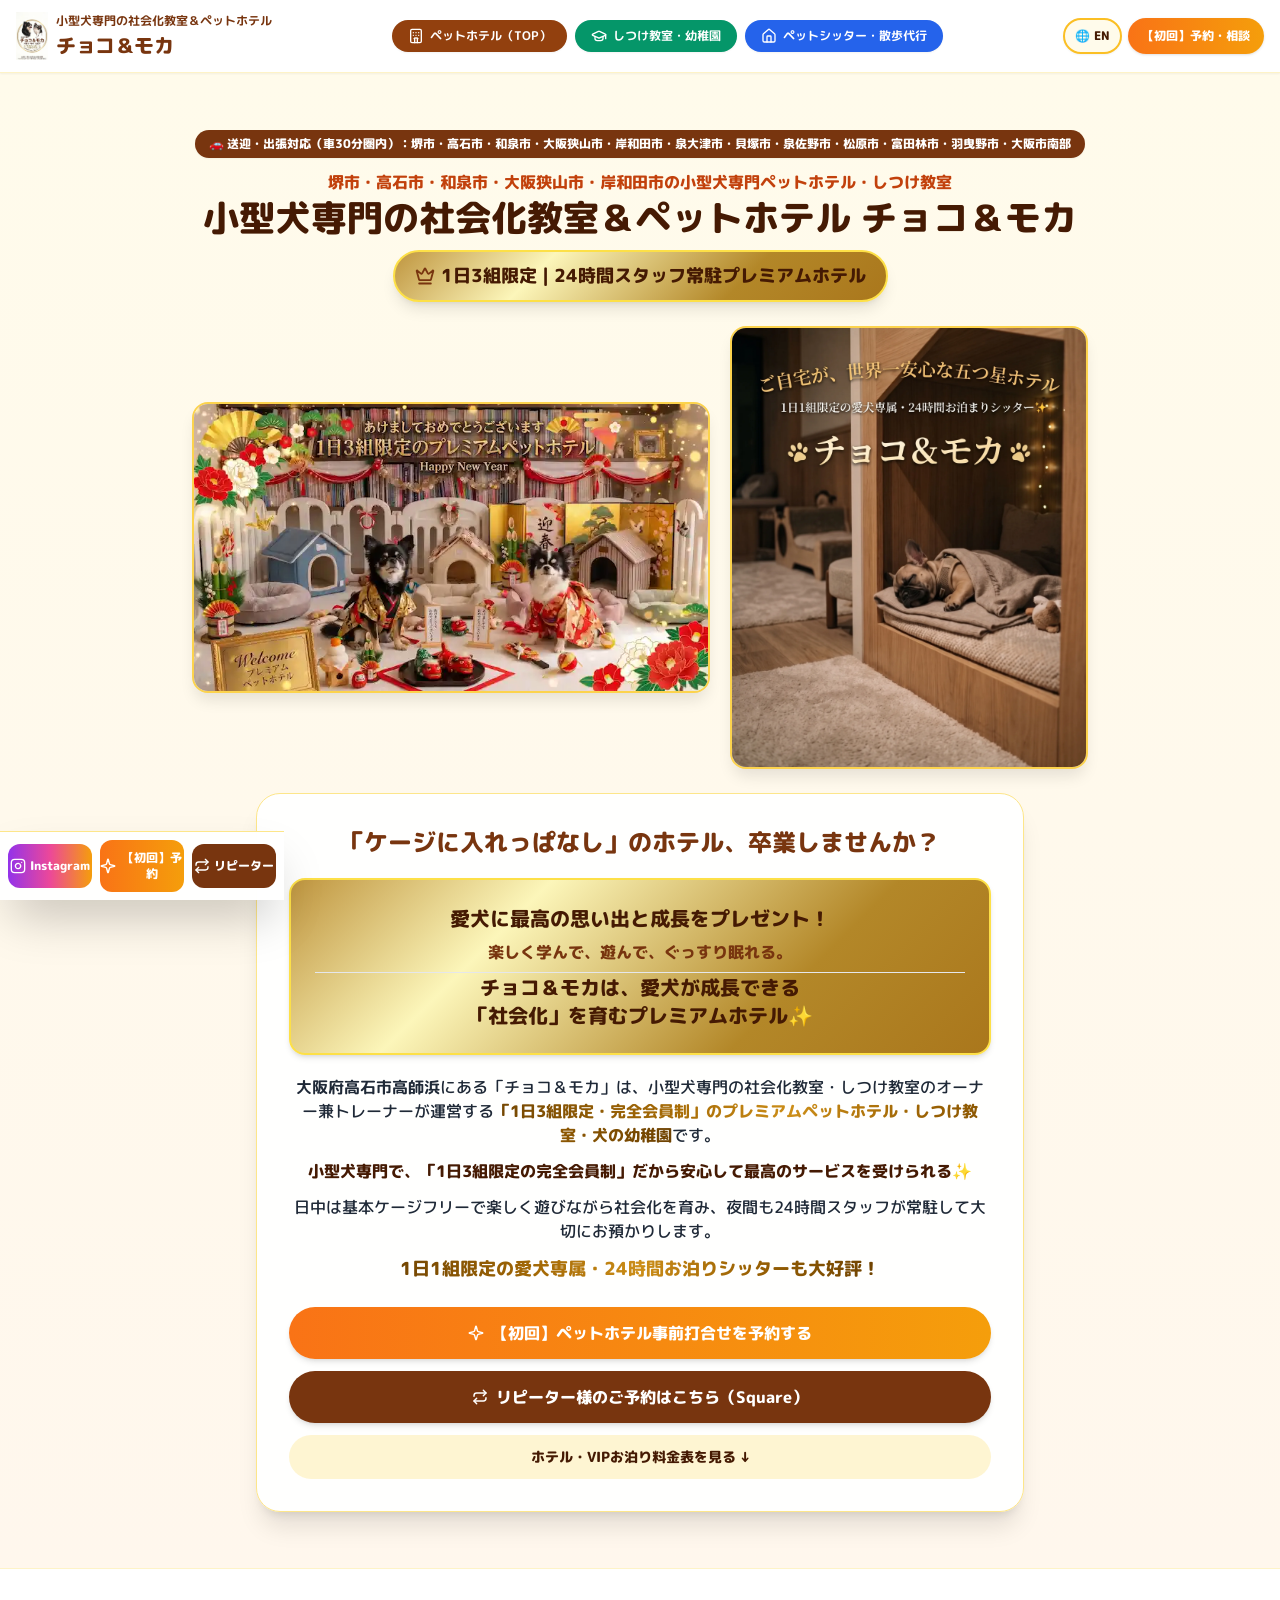
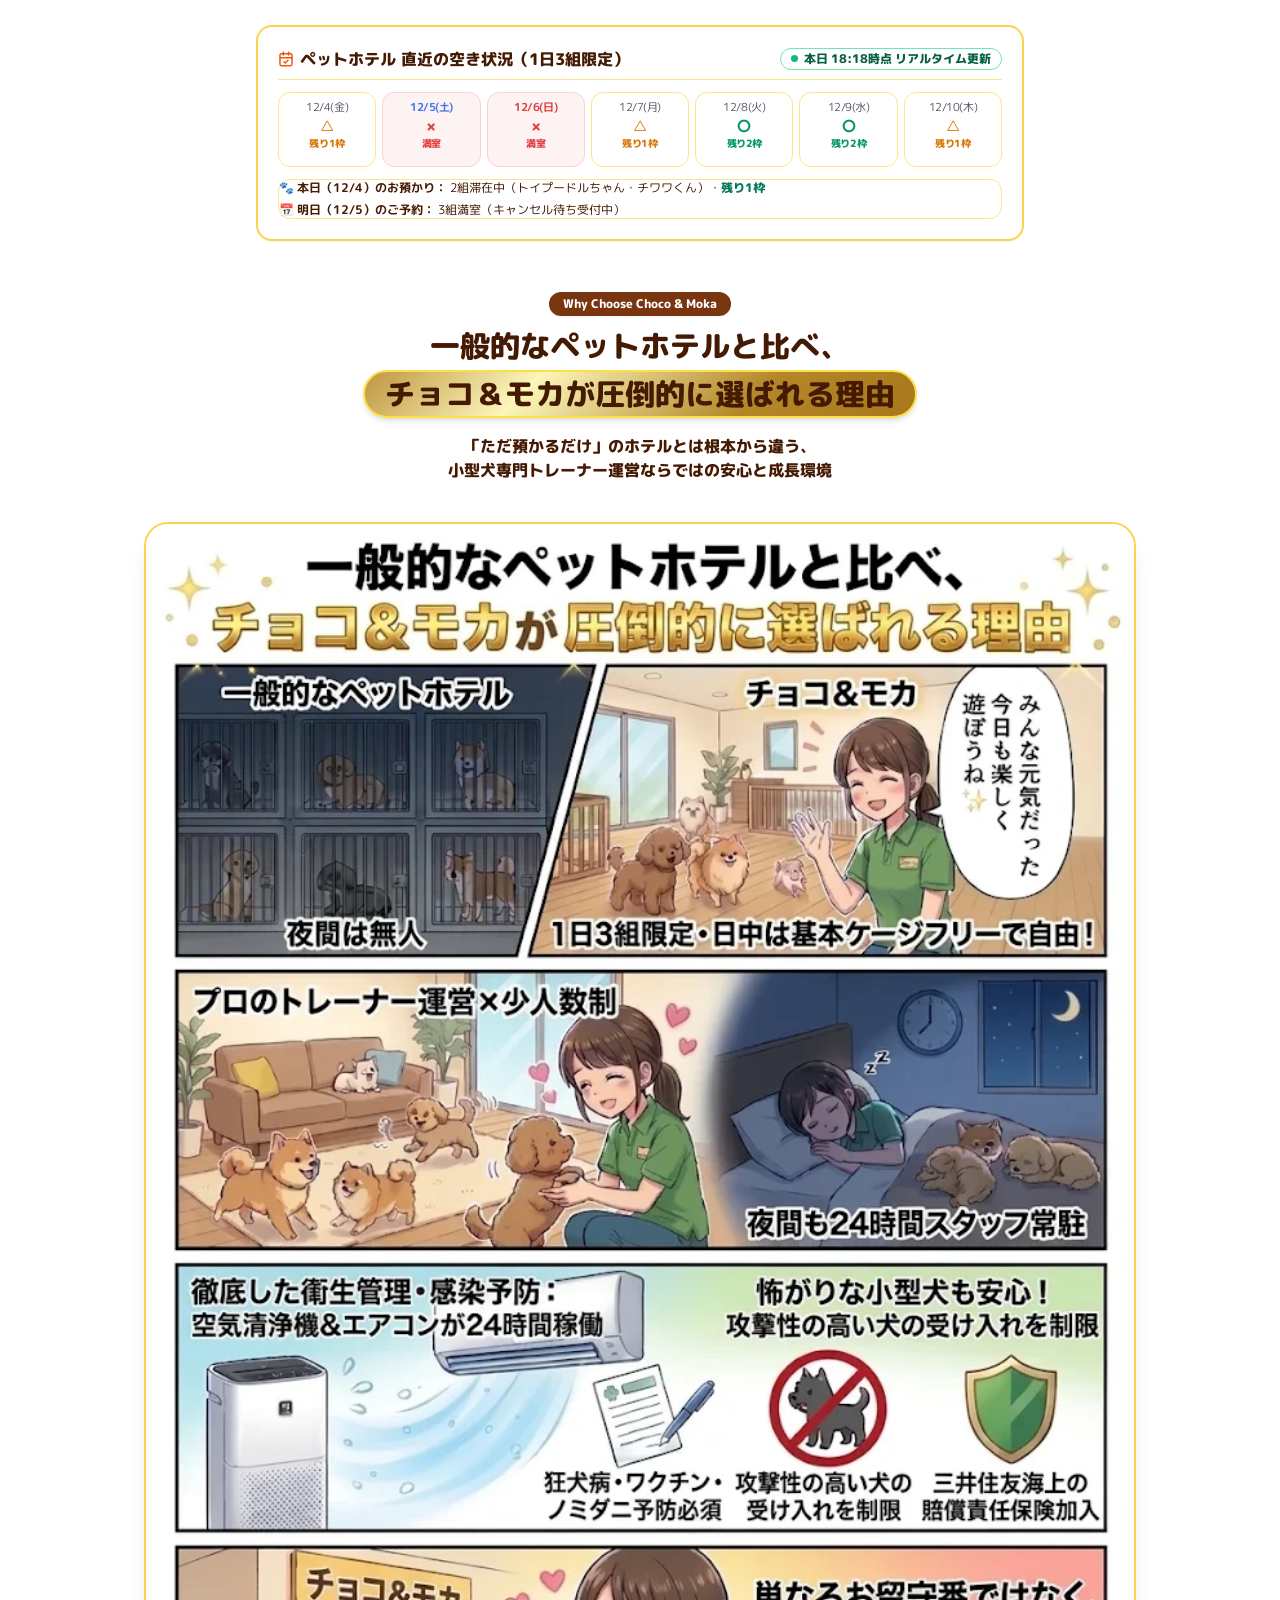
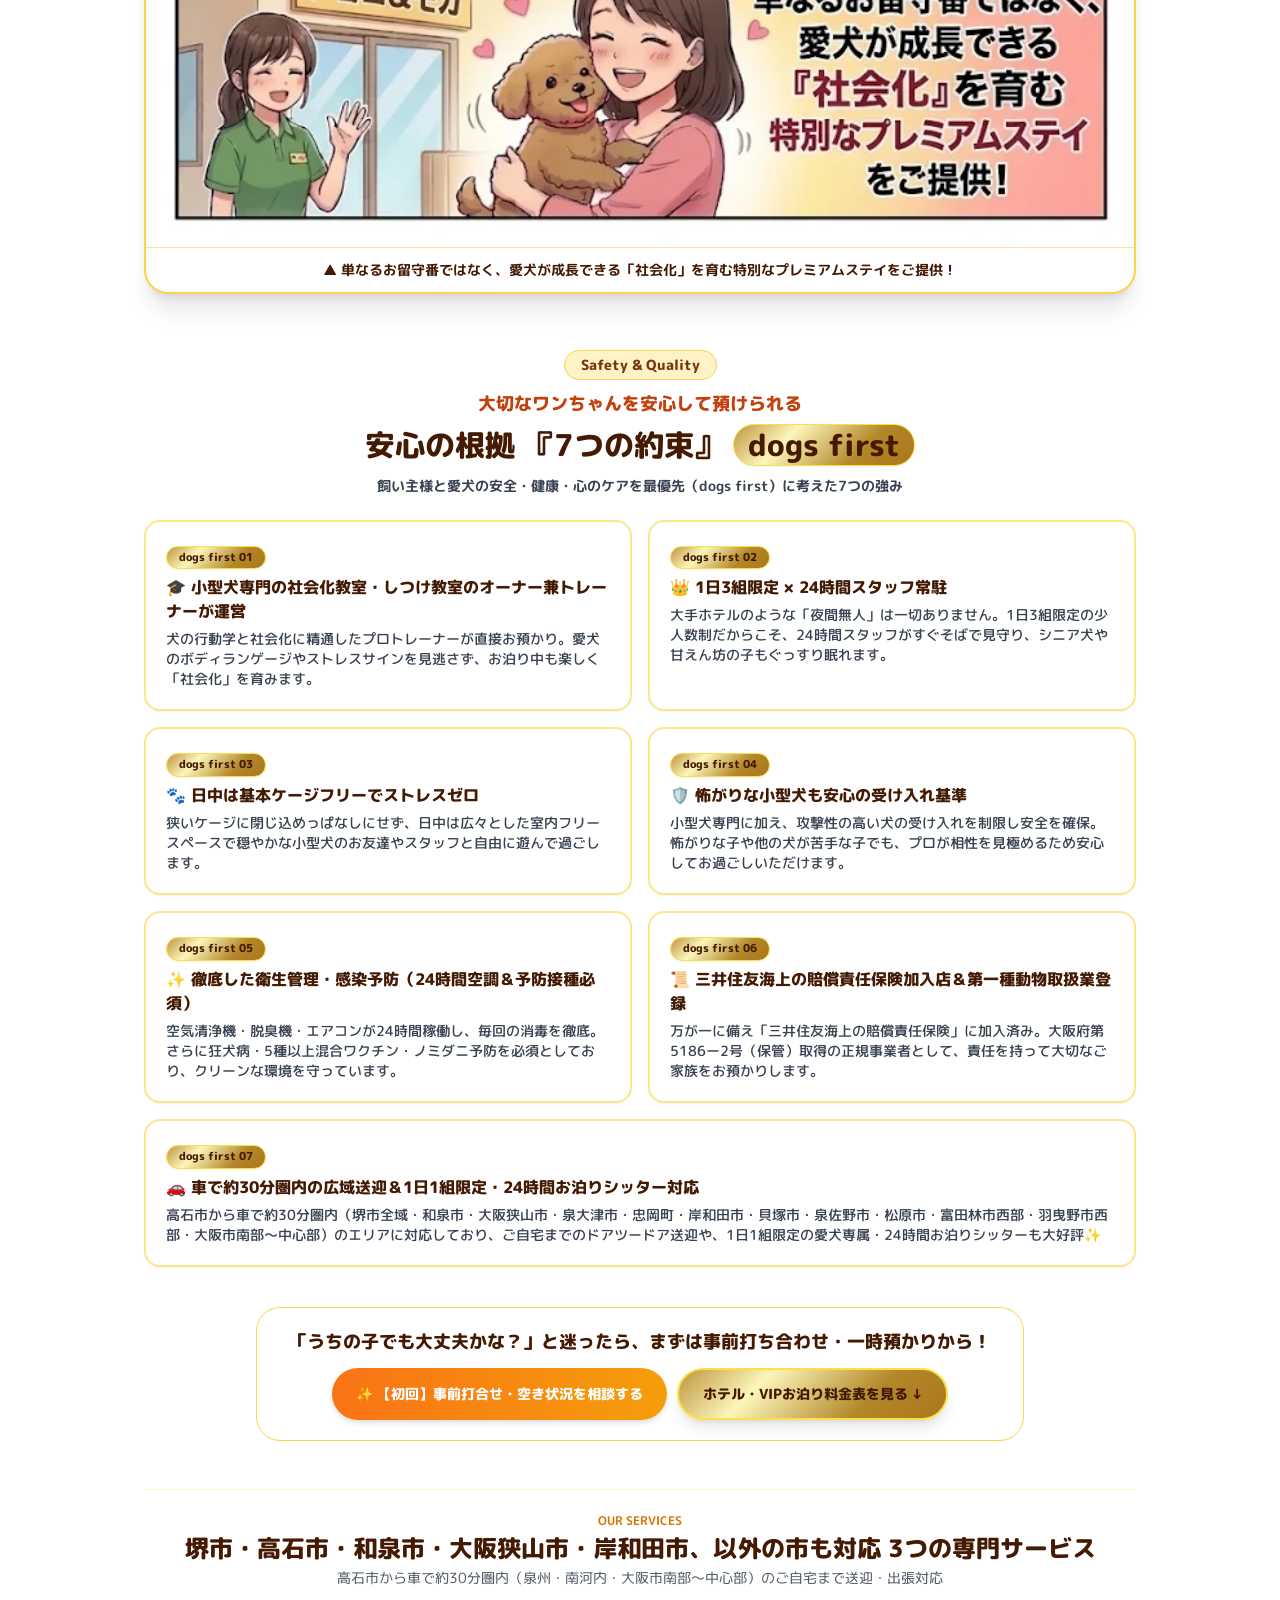
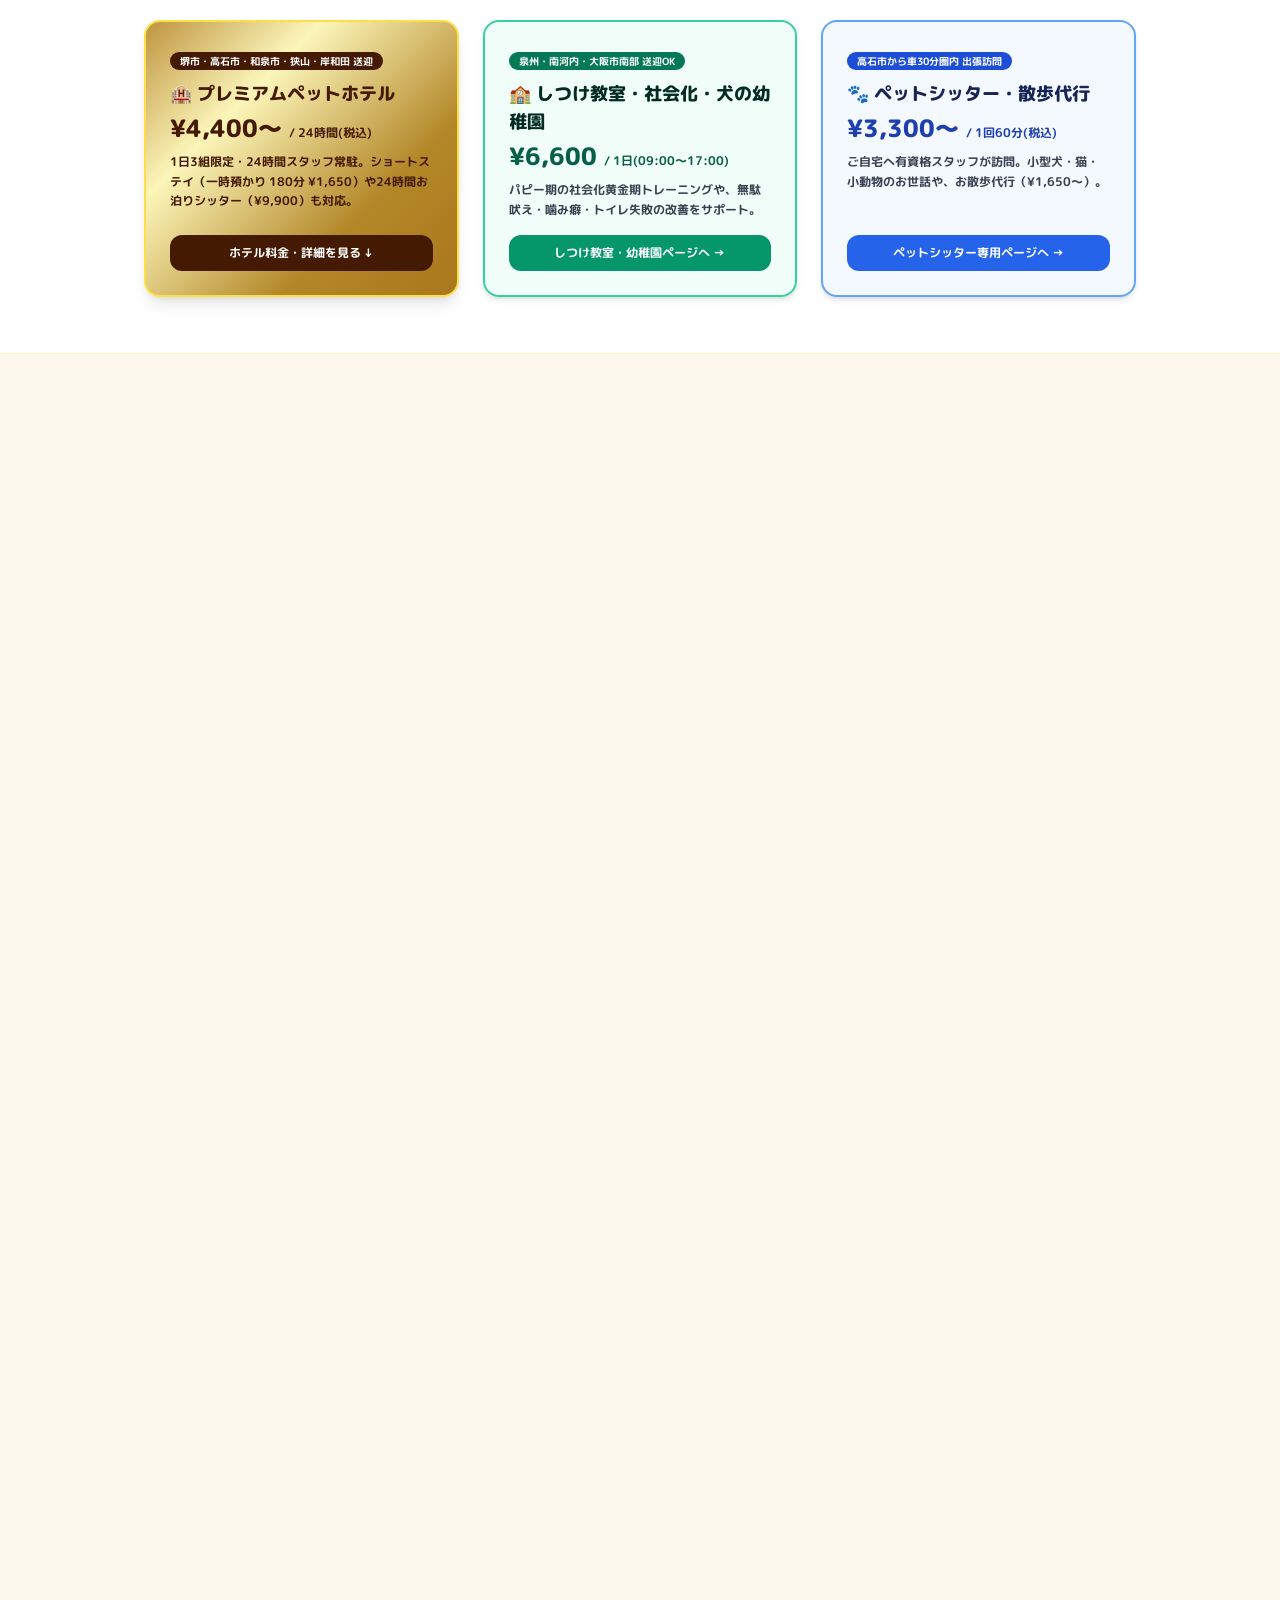
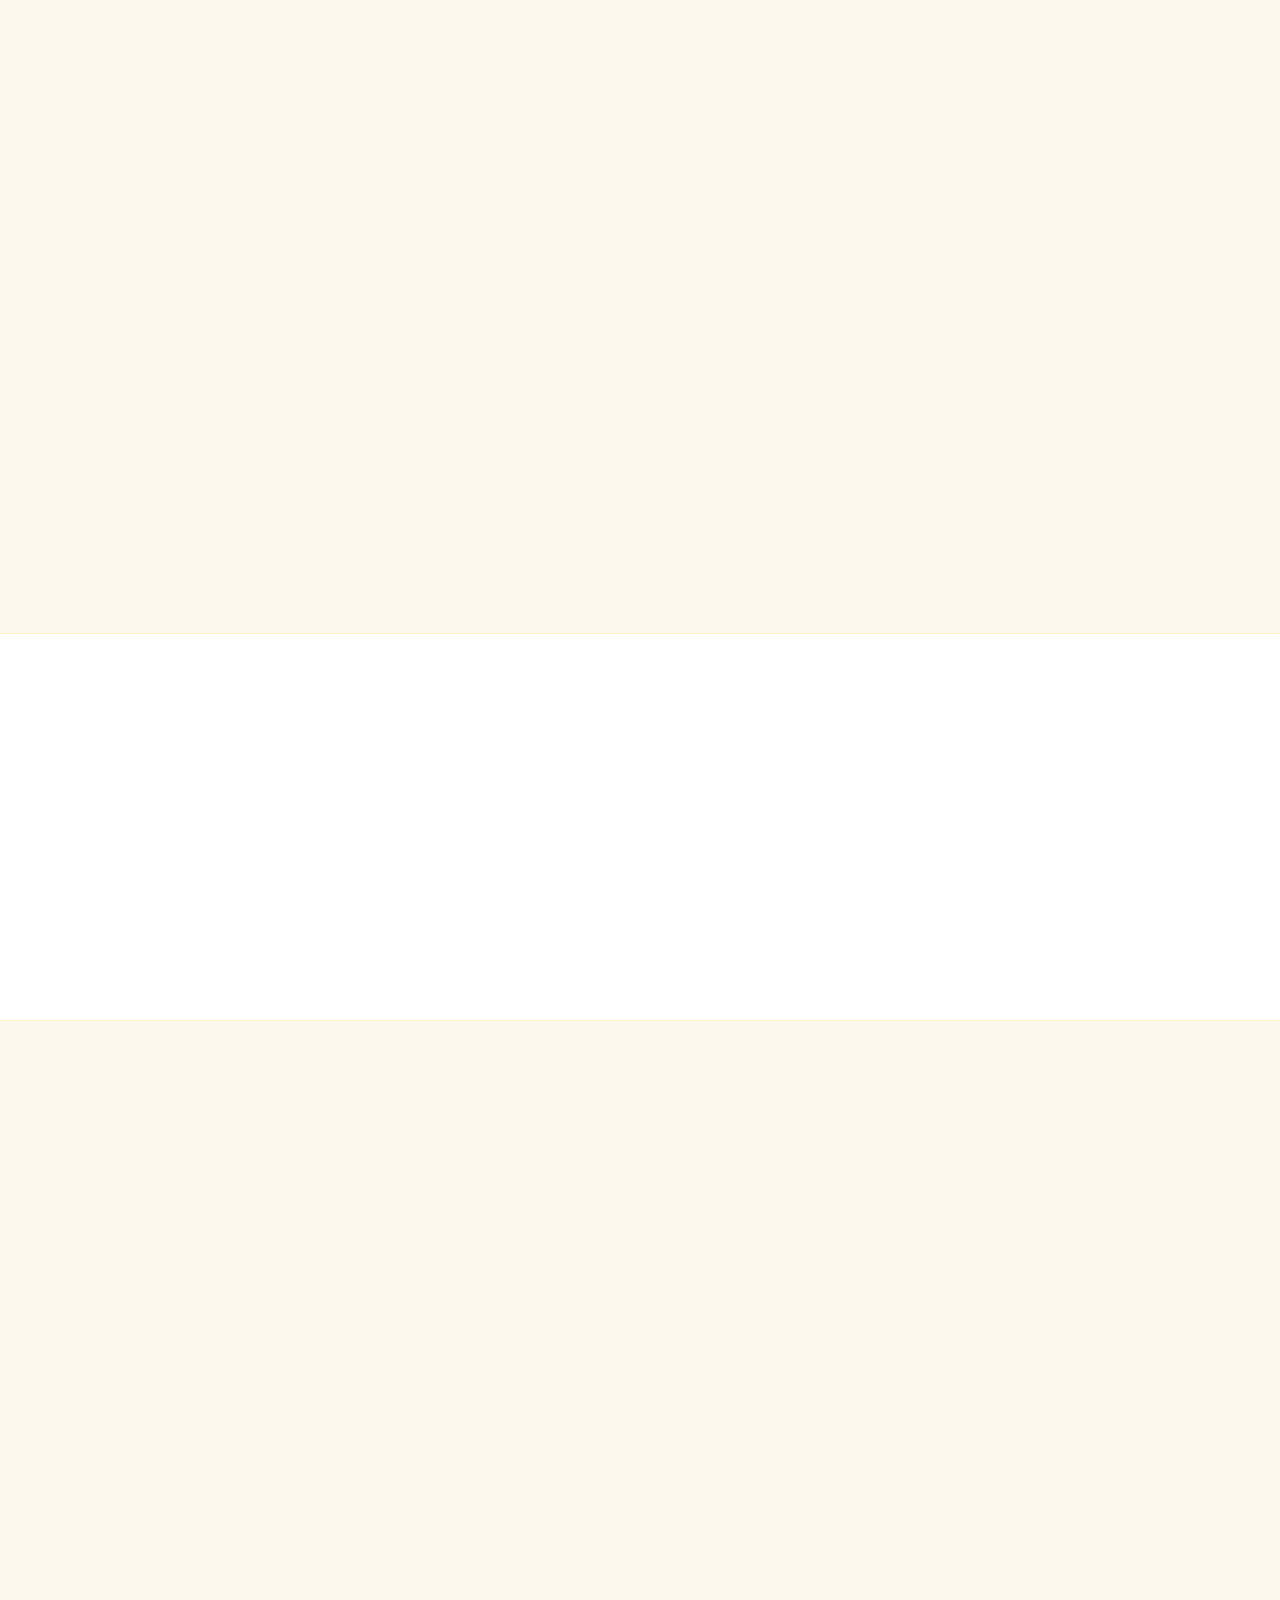
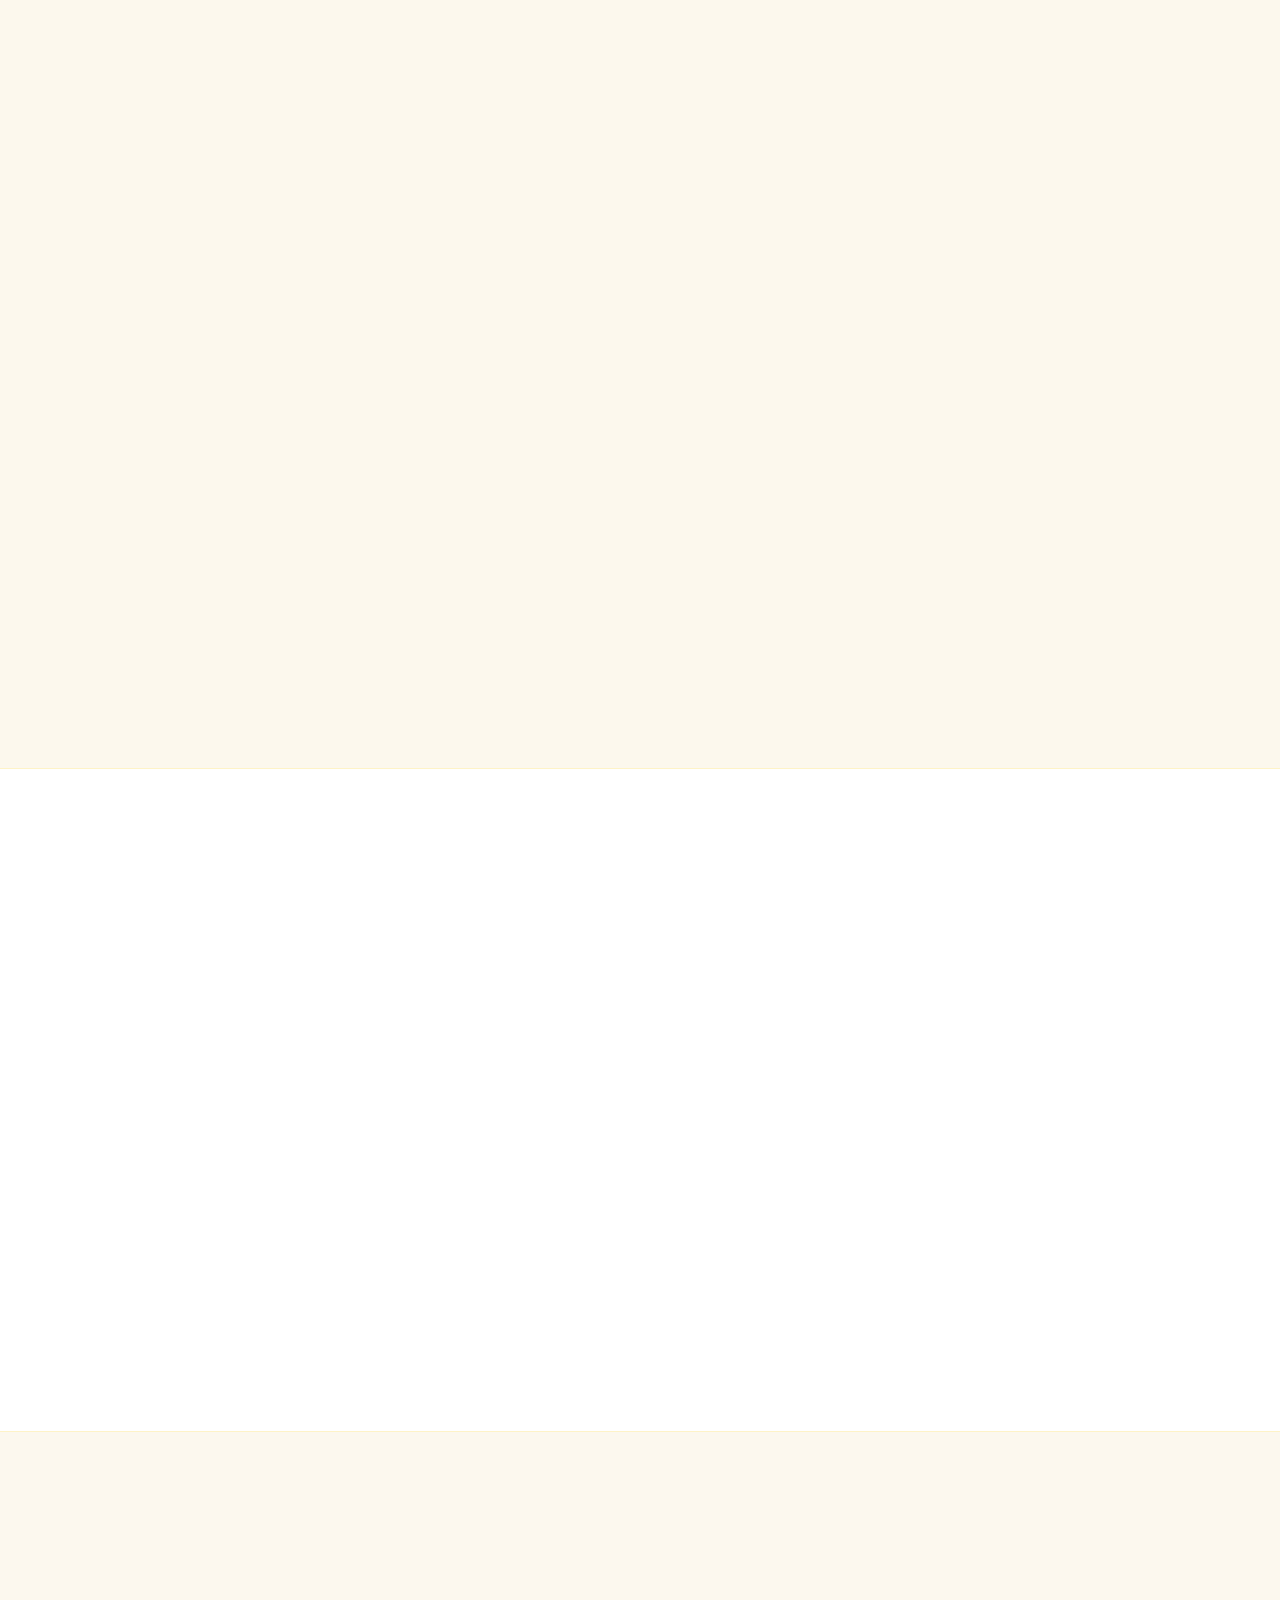
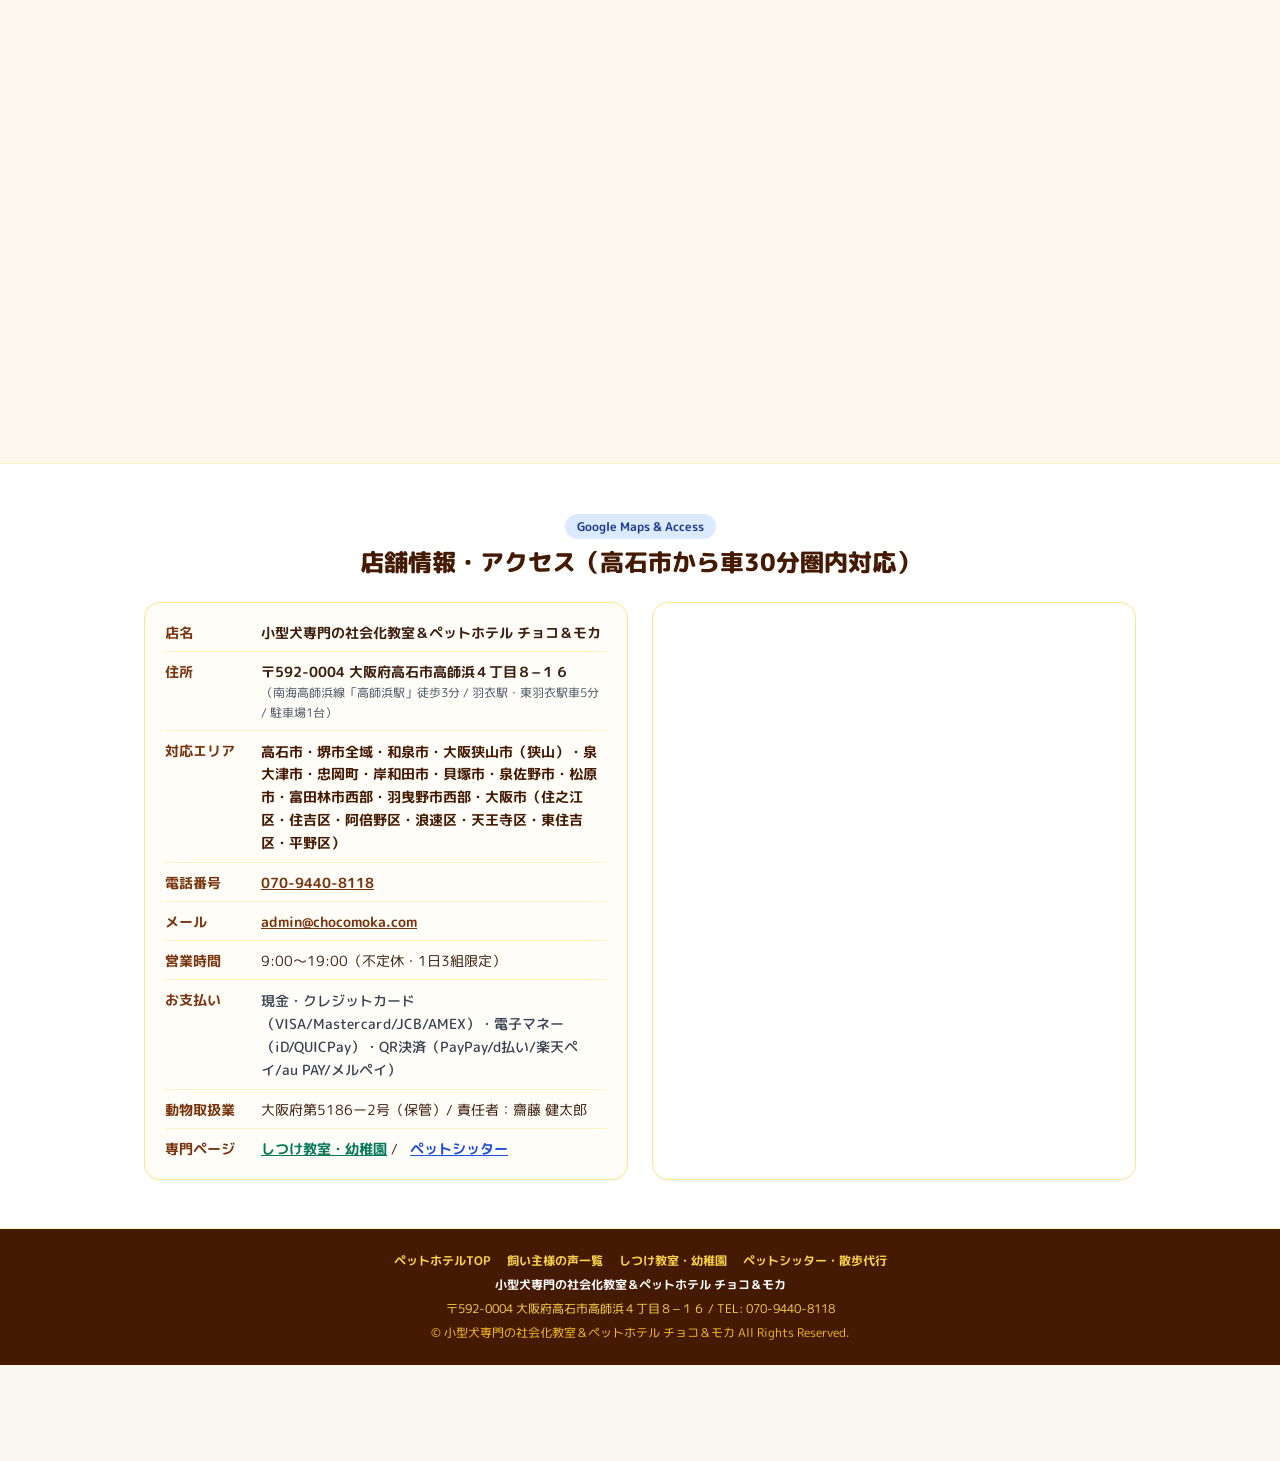
<file: index.html>
<!DOCTYPE html>
<html lang="ja" class="scroll-smooth">
<head>
    <meta charset="UTF-8">
    <meta name="viewport" content="width=device-width, initial-scale=1.0, maximum-scale=5.0">
    <meta name="theme-color" content="#3D2010">
    <meta name="format-detection" content="telephone=no">
    <meta name="geo.region" content="JP-27">
    <meta name="geo.placename" content="大阪府高石市高師浜４丁目８−１６">

    <!-- スマホ検索ヒット率＆CTR最大化メタタグ（先頭32文字に地域×核キーワード集約） -->
    <title>【高石市・堺市・和泉市】小型犬専門のペットホテル・しつけ教室 チョコ＆モカ｜1日3組限定</title>
    <meta name="description" content="〒592-0004 大阪府高石市高師浜４丁目８−１６（高師浜駅徒歩3分・羽衣駅圏内・関西空港アクセス良好）の小型犬専門ペットホテル＆社会化教室「チョコ＆モカ」（1日3組限定・完全会員制・24時間スタッフ常駐・日中ケージフリー）。堺市・和泉市・大阪狭山市・岸和田市・泉大津市・忠岡町・貝塚市・泉佐野市・松原市・富田林市・羽曳野市・大阪市南部へ送迎・1日1組限定24時間お泊りシッター（¥9,900）出張対応。">
    <meta name="robots" content="index, follow, max-image-preview:large, max-snippet:-1, max-video-preview:-1">
    <link rel="canonical" href="https://chocomoka.com/">
    <link rel="alternate" hreflang="ja" href="https://chocomoka.com/">
    <link rel="alternate" hreflang="en" href="https://chocomoka.com/?lang=en">
    <link rel="alternate" hreflang="x-default" href="https://chocomoka.com/">

    <!-- OGP & Twitter Cards（SNS・LINEシェア・検索リッチ表示最適化） -->
    <meta property="og:type" content="website">
    <meta property="og:title" content="【高石市・堺市・和泉市】小型犬専門のペットホテル・しつけ教室 チョコ＆モカ｜1日3組限定">
    <meta property="og:description" content="【1日3組限定・完全会員制・24時間スタッフ常駐】高石市から車30分圏内（堺市・和泉市・大阪狭山市・岸和田市・泉大津市・貝塚市・泉佐野市・松原市・大阪市南部〜中心部）送迎・出張対応の小型犬専門プレミアムペットホテル＆しつけ教室。">
    <meta property="og:url" content="https://chocomoka.com/">
    <meta property="og:site_name" content="小型犬専門の社会化教室＆ペットホテル チョコ＆モカ">
    <meta property="og:image" content="https://chocomoka.com/chocomoka_new_year.webp">
    <meta property="og:image:width" content="1280">
    <meta property="og:image:height" content="720">
    <meta property="og:locale" content="ja_JP">
    <meta property="og:locale:alternate" content="en_US">
    <meta name="twitter:card" content="summary_large_image">
    <meta name="twitter:title" content="【高石市・堺市・和泉市】小型犬専門のペットホテル・しつけ教室 チョコ＆モカ">
    <meta name="twitter:description" content="【1日3組限定・完全会員制・24時間スタッフ常駐】堺市・高石市・和泉市・大阪狭山市・岸和田市・泉州・南河内・大阪市南部対応の小型犬専門プレミアムペットホテル＆しつけ教室。">
    <meta name="twitter:image" content="https://chocomoka.com/chocomoka_new_year.webp">

    <!-- LCP（最大視覚コンテンツ）最速読み込み＆Googleマップ事前接続確立 -->
    <link rel="preload" as="image" href="chocomoka_new_year.webp" imagesrcset="chocomoka_new_year-720.webp 720w, chocomoka_new_year.webp 1280w" imagesizes="(max-width: 767px) 100vw, 560px" fetchpriority="high">
    <link rel="preload" as="image" href="chocomoka-pet-hotel-dog-training-takaishi-sakai-logo.webp" fetchpriority="high">
    <link rel="preconnect" href="https://fonts.googleapis.com">
    <link rel="preconnect" href="https://fonts.gstatic.com" crossorigin>
    <link rel="preconnect" href="https://maps.google.com" crossorigin>
    <link rel="preconnect" href="https://maps.googleapis.com" crossorigin>
    <link rel="preconnect" href="https://maps.gstatic.com" crossorigin>
    <link rel="dns-prefetch" href="https://chocomoka.microcms.io">

    <!-- 静的ビルド済み軽量CSS -->
    <link rel="stylesheet" href="style.min.css">

    <!-- Core Web Vitals（LCP / INP / CLS）最適化＆金塊カラー＆リアル空き状況カレンダー＆モーダルCSS -->
    <style>
      .cv-auto { content-visibility: auto; contain-intrinsic-size: auto 700px; }
      button, a, label, input, summary { touch-action: manipulation; }
      img { height: auto; }
      body { text-rendering: optimizeSpeed; -webkit-font-smoothing: antialiased; }

      /* 上品でくっきり読みやすい金塊カラー */
      .text-gold-bullion {
        background: linear-gradient(
          90deg,
          #734602 0%,
          #A66B06 30%,
          #CC8E18 50%,
          #9C6304 72%,
          #6E4201 100%
        );
        -webkit-background-clip: text;
        background-clip: text;
        color: transparent;
        font-weight: 800;
      }
      @supports not (-webkit-background-clip: text) {
        .text-gold-bullion {
          color: #8F5B04;
        }
      }

      /* FAQ折りたたみ（details/summary）スタイル */
      details.faq-item > summary {
        list-style: none;
        cursor: pointer;
      }
      details.faq-item > summary::-webkit-details-marker {
        display: none;
      }
      details.faq-item .faq-chevron {
        transition: transform 0.2s ease;
      }
      details.faq-item[open] .faq-chevron {
        transform: rotate(180deg);
      }

      .hero-gallery {
        display: grid;
        grid-template-columns: 1fr;
        gap: 1rem;
        align-items: center;
      }
      @media (min-width: 768px) {
        .hero-gallery {
          grid-template-columns: 1.45fr 1fr;
          gap: 1.25rem;
        }
      }
      .hero-card {
        width: 100%;
        overflow: hidden;
        border-radius: 1rem;
        border: 2px solid #fcd34d;
        background-color: #ffffff;
        box-shadow: 0 10px 15px -3px rgba(0, 0, 0, 0.1);
      }
      .hero-card img {
        display: block;
        width: 100%;
        height: auto;
        object-fit: cover;
      }

      /* リアル空き状況カレンダー */
      .avail-grid {
        display: grid;
        grid-template-columns: repeat(7, minmax(0, 1fr));
        gap: 3px;
      }
      @media (min-width: 640px) {
        .avail-grid { gap: 6px; }
      }
      .avail-cell {
        min-width: 0;
        padding: 6px 1px;
        border-radius: 0.65rem;
        border: 1.5px solid #fde68a;
        background-color: #ffffff;
        text-align: center;
        transition: transform 0.12s ease, border-color 0.12s ease, background-color 0.12s ease;
      }
      .avail-cell.is-bookable {
        cursor: pointer;
      }
      .avail-cell.is-bookable:hover {
        border-color: #f59e0b;
        background-color: #fffbeb;
        transform: translateY(-1px);
      }
      .avail-cell.is-full {
        background-color: #fef2f2;
        border-color: #fecaca;
        opacity: 0.88;
      }
      .avail-date {
        font-size: clamp(8.5px, 2.3vw, 11px);
        line-height: 1.15;
        letter-spacing: -0.04em;
        white-space: nowrap;
        color: #4b5563;
      }
      .avail-date.is-sun { color: #dc2626; }
      .avail-date.is-sat { color: #2563eb; }
      .avail-label {
        font-size: clamp(7.5px, 2.05vw, 10px);
        line-height: 1.15;
        letter-spacing: -0.04em;
        white-space: nowrap;
      }
      .avail-dots {
        display: flex;
        justify-content: center;
        gap: 2px;
        margin-top: 3px;
      }
      .avail-dot {
        width: 5px;
        height: 5px;
        border-radius: 9999px;
      }
      @media (min-width: 640px) {
        .avail-cell { padding: 8px 4px; border-radius: 0.75rem; }
        .avail-dot { width: 6px; height: 6px; }
      }

      @keyframes livePulse {
        0%, 100% { opacity: 1; transform: scale(1); }
        50% { opacity: 0.45; transform: scale(0.85); }
      }
      .live-dot {
        display: inline-block;
        width: 7px;
        height: 7px;
        border-radius: 9999px;
        background-color: #10b981;
        animation: livePulse 1.8s infinite ease-in-out;
      }

      .terms-check-box {
        display: inline-flex;
        align-items: center;
        justify-content: center;
        width: 22px;
        height: 22px;
        border-radius: 6px;
        border: 2px solid #b45309;
        background-color: #ffffff;
        color: #ffffff;
        font-size: 14px;
        font-weight: 800;
        line-height: 1;
        flex-shrink: 0;
        transition: all 0.15s ease;
      }
      .terms-check-box.is-checked {
        background-color: #059669;
        border-color: #059669;
        color: #ffffff;
      }
      #firstTimeModal {
        position: fixed !important;
        inset: 0 !important;
        z-index: 9990 !important;
        background-color: rgba(0, 0, 0, 0.65);
        padding: 16px;
      }
      #firstTimeModal.hidden { display: none !important; }
      #firstTimeModal:not(.hidden) {
        display: flex !important;
        align-items: center;
        justify-content: center;
      }
      #termsPdfModal {
        position: fixed !important;
        inset: 0 !important;
        z-index: 10000 !important;
        background-color: rgba(0, 0, 0, 0.8);
        overflow-y: auto !important;
        -webkit-overflow-scrolling: touch;
        padding: 12px;
      }
      #termsPdfModal.hidden { display: none !important; }
      #termsPdfModal:not(.hidden) { display: block !important; }
      .terms-modal-wrap {
        min-height: 100%;
        display: flex;
        align-items: center;
        justify-content: center;
      }
      .terms-modal-card {
        width: 100%;
        max-width: 680px;
        background-color: #ffffff;
        border-radius: 1.25rem;
        border: 2px solid #fcd34d;
        box-shadow: 0 25px 50px -12px rgba(0, 0, 0, 0.4);
        overflow: hidden;
        display: flex;
        flex-direction: column;
        max-height: 85vh;
        max-height: 85dvh;
      }
      .terms-modal-body {
        flex: 1 1 auto;
        min-height: 120px;
        overflow-y: scroll !important;
        -webkit-overflow-scrolling: touch;
        overscroll-behavior: contain;
        padding: 16px 20px;
      }
    </style>

    <!-- Webフォント軽量化＆非同期読み込み -->
    <link rel="preload" as="style" href="https://fonts.googleapis.com/css2?family=M+PLUS+Rounded+1c:wght@500;700;800&display=swap">
    <link href="https://fonts.googleapis.com/css2?family=M+PLUS+Rounded+1c:wght@500;700;800&display=swap" rel="stylesheet" media="print" onload="this.media='all'">
    <noscript><link href="https://fonts.googleapis.com/css2?family=M+PLUS+Rounded+1c:wght@500;700;800&display=swap" rel="stylesheet"></noscript>

    <!-- Schema.org 構造化データ（Google検索リッチリザルト・MEO・音声検索・FAQ 5問完全対応） -->
    <script type="application/ld+json">
    {
      "@context": "https://schema.org",
      "@graph": [
        {
          "@type": ["LocalBusiness", "LodgingBusiness", "PetStore"],
          "@id": "https://chocomoka.com/#organization",
          "name": "小型犬専門の社会化教室＆ペットホテル チョコ＆モカ",
          "alternateName": [
            "チョコ＆モカ",
            "CHOCO & MOCA Small Dog Socialization School & Pet Hotel",
            "高石市・堺市・和泉市ペットホテル チョコ＆モカ",
            "大阪狭山市・岸和田市・泉大津市・貝塚市・泉佐野市ペットホテル チョコ＆モカ",
            "松原市・富田林市・羽曳野市・大阪市南部ペットホテル チョコ＆モカ"
          ],
          "knowsLanguage": ["ja", "en"],
          "image": [
            {
              "@type": "ImageObject",
              "url": "https://chocomoka.com/chocomoka_new_year.webp",
              "width": 1280,
              "height": 720,
              "caption": "1日3組限定小型犬専門プレミアムペットホテル チョコ＆モカ"
            },
            {
              "@type": "ImageObject",
              "url": "https://chocomoka.com/chocomoka-why-choose-takaishi-sakai-izumi.webp",
              "width": 768,
              "height": 1024,
              "caption": "一般的なペットホテルと比べ、チョコ＆モカが圧倒的に選ばれる理由"
            },
            {
              "@type": "ImageObject",
              "url": "https://chocomoka.com/chocomoka-pet-hotel-dog-training-takaishi-sakai-logo.webp",
              "width": 400,
              "height": 400,
              "caption": "小型犬専門の社会化教室＆ペットホテル チョコ＆モカ 公式ロゴ"
            }
          ],
          "logo": "https://chocomoka.com/chocomoka-pet-hotel-dog-training-takaishi-sakai-logo.webp",
          "url": "https://chocomoka.com/",
          "priceRange": "¥1,650 - ¥9,900",
          "currenciesAccepted": "JPY",
          "paymentAccepted": ["現金", "クレジットカード", "VISA", "Mastercard", "JCB", "American Express", "電子マネー", "iD", "QUICPay", "QRコード決済", "PayPay", "d払い", "楽天ペイ", "au PAY", "メルペイ"],
          "telephone": "+81-70-9440-8118",
          "email": "admin@chocomoka.com",
          "founder": {
            "@type": "Person",
            "name": "齋藤 健太郎",
            "jobTitle": "オーナー・ドッグトレーナー・動物取扱責任者"
          },
          "address": {
            "@type": "PostalAddress",
            "streetAddress": "高師浜４丁目８−１６（南海高師浜線 高師浜駅 徒歩3分）",
            "addressLocality": "高石市",
            "addressRegion": "大阪府",
            "postalCode": "592-0004",
            "addressCountry": "JP"
          },
          "hasMap": "https://www.google.com/maps/search/?api=1&query=%E5%B0%8F%E5%9E%8B%E7%8A%AC%E5%B0%82%E9%96%80%E3%81%AE%E7%A4%BE%E4%BC%9A%E5%8C%96%E6%95%99%E5%AE%A4%EF%BC%86%E3%83%9A%E3%83%83%E3%83%88%E3%83%9B%E3%83%86%E3%83%AB+%E3%83%81%E3%83%A7%E3%82%B3%EF%BC%86%E3%83%A2%E3%82%AB+%E3%80%92592-0004+%E5%A4%A7%E9%98%AA%E5%BA%9C%E9%AB%98%E7%9F%B3%E5%B8%82%E9%AB%98%E5%B8%AB%E6%B5%9C%EF%BC%94%E4%B8%81%E7%9B%AE%EF%BC%98%E2%88%92%EF%BC%91%EF%BC%96",
          "openingHoursSpecification": [{
            "@type": "OpeningHoursSpecification",
            "dayOfWeek": ["Monday", "Tuesday", "Wednesday", "Thursday", "Friday", "Saturday", "Sunday"],
            "opens": "09:00",
            "closes": "19:00"
          }],
          "areaServed": [
            {"@type": "City", "name": "高石市"}, {"@type": "City", "name": "堺市"},
            {"@type": "AdministrativeArea", "name": "堺市西区"}, {"@type": "AdministrativeArea", "name": "堺市堺区"},
            {"@type": "AdministrativeArea", "name": "堺市北区"}, {"@type": "AdministrativeArea", "name": "堺市中区"},
            {"@type": "AdministrativeArea", "name": "堺市東区"}, {"@type": "AdministrativeArea", "name": "堺市南区"},
            {"@type": "AdministrativeArea", "name": "堺市美原区"}, {"@type": "AdministrativeArea", "name": "大阪市住之江区"},
            {"@type": "AdministrativeArea", "name": "大阪市住吉区"}, {"@type": "AdministrativeArea", "name": "大阪市阿倍野区"},
            {"@type": "AdministrativeArea", "name": "大阪市浪速区"}, {"@type": "AdministrativeArea", "name": "大阪市天王寺区"},
            {"@type": "AdministrativeArea", "name": "大阪市東住吉区"}, {"@type": "AdministrativeArea", "name": "大阪市平野区"},
            {"@type": "City", "name": "泉大津市"}, {"@type": "City", "name": "和泉市"}, {"@type": "City", "name": "忠岡町"},
            {"@type": "City", "name": "岸和田市"}, {"@type": "City", "name": "貝塚市"}, {"@type": "City", "name": "泉佐野市"},
            {"@type": "City", "name": "大阪狭山市"}, {"@type": "City", "name": "松原市"}, {"@type": "City", "name": "富田林市"},
            {"@type": "City", "name": "羽曳野市"}
          ],
          "sameAs": [
            "https://www.instagram.com/pet_hotel_osaka_sakai_izumi/",
            "https://www.google.com/maps/search/?api=1&query=%E5%B0%8F%E5%9E%8B%E7%8A%AC%E5%B0%82%E9%96%80%E3%81%AE%E7%A4%BE%E4%BC%9A%E5%8C%96%E6%95%99%E5%AE%A4%EF%BC%86%E3%83%9A%E3%83%83%E3%83%88%E3%83%9B%E3%83%86%E3%83%AB+%E3%83%81%E3%83%A7%E3%82%B3%EF%BC%86%E3%83%A2%E3%82%AB+%E3%80%92592-0004+%E5%A4%A7%E9%98%AA%E5%BA%9C%E9%AB%98%E7%9F%B3%E5%B8%82%E9%AB%98%E5%B8%AB%E6%B5%9C%EF%BC%94%E4%B8%81%E7%9B%AE%EF%BC%98%E2%88%92%EF%BC%91%EF%BC%96"
          ]
        },
        {
          "@type": "WebPage",
          "@id": "https://chocomoka.com/#webpage",
          "url": "https://chocomoka.com/",
          "name": "【高石市・堺市・和泉市】小型犬専門のペットホテル・しつけ教室 チョコ＆モカ｜1日3組限定",
          "inLanguage": ["ja", "en"],
          "dateModified": "2026-11-27",
          "isPartOf": {"@id": "https://chocomoka.com/#organization"},
          "speakable": {
            "@type": "SpeakableSpecification",
            "cssSelector": ["#why-chocomoka", "#area-faq"]
          }
        },
        {
          "@type": "FAQPage",
          "mainEntity": [
            {
              "@type": "Question",
              "name": "ペットホテル利用時、堺市・和泉市・大阪狭山市・岸和田市・大阪市などの自宅まで送迎してもらえますか？",
              "acceptedAnswer": {
                "@type": "Answer",
                "text": "はい、店舗（〒592-0004 大阪府高石市高師浜４丁目８−１６）から車で約30分圏内のエリアのご自宅まで専用車で送迎いたします（5km以内¥550、以降5kmごとに+¥550）。片道10kmを超える遠方エリアは連泊ホテル送迎または24時間お泊りシッターにて承っております。"
              }
            },
            {
              "@type": "Question",
              "name": "夜間もスタッフは常駐していますか？ケージに入れっぱなしになりませんか？",
              "acceptedAnswer": {
                "@type": "Answer",
                "text": "はい、24時間スタッフが常駐しており、夜間も目が届く環境でお預かりいたします。日中は広々としたフリースペースで他の穏やかな小型犬と遊びながら過ごし、就寝時のみ安心できる個室スペースで休むスタイルのため、ケージに入れっぱなしになることはありません。"
              }
            },
            {
              "@type": "Question",
              "name": "ペットホテルのお泊りや一時預かりに必要な持ち物は何ですか？普段のごはんやお薬の投薬もお願いできますか？",
              "acceptedAnswer": {
                "@type": "Answer",
                "text": "1回分ずつ小分けにした普段食べ慣れているごはん（おやつ）、首輪・ハーネス・リード、お気に入りのおもちゃや飼い主様の匂いがついたタオルをお持ちください。また、初回時は1年以内の狂犬病予防注射済証・混合ワクチン接種証明書（5種以上）・本人確認書類をご提示いただきます。朝晩のお薬の投薬やフードのふやかしも個別カルテに沿って丁寧に対応いたします。"
              }
            },
            {
              "@type": "Question",
              "name": "関西空港（関空）からの旅行や出張で利用したいのですが、何時から何時まで預けられますか？ショートステイ（一時預かり）もできますか？",
              "acceptedAnswer": {
                "@type": "Answer",
                "text": "お預かり・お渡し時間は09:00〜19:00（時間外超過は60分ごとに¥550加算）で対応しております。南海高師浜線「高師浜駅」徒歩3分・羽衣駅圏内のため関西空港や大阪市内へのアクセスも良好です。また、お買い物や冠婚葬祭に便利なショートステイ（一時預かり 180分 ¥1,650）も1日3組限定でご利用いただけます。"
              }
            },
            {
              "@type": "Question",
              "name": "他の犬が苦手な怖がりな小型犬や、10歳以上のシニア犬（高齢犬）でも宿泊できますか？「完全会員制」とはどのような仕組みですか？",
              "acceptedAnswer": {
                "@type": "Answer",
                "text": "はい、小型犬専門・1日3組限定のため、他の犬が苦手な子やシニア犬も性格や体調に合わせて個別に見守りいたします。すべてのワンちゃんに安心・安全な環境をお約束するため、初回ご利用前に必ずご自宅での事前打ち合わせ（初回カルテ作成料¥2,200税込）とワクチン・健康状態の確認を行う「完全会員制」を採用しております。"
              }
            }
          ]
        }
      ]
    }
    </script>
</head>
<body class="antialiased leading-relaxed pb-24">

    <!-- 共通ヘッダー（ワンクリック英語切替ボタン搭載） -->
    <header class="sticky top-0 z-40 bg-white/95 backdrop-blur-md border-b border-amber-100 shadow-sm">
        <div class="max-w-7xl mx-auto px-3 sm:px-4 py-2 flex justify-between items-center gap-1.5 sm:gap-2">
            <a href="index.html" class="flex items-center space-x-2 shrink-0 group text-left py-1">
                <img src="chocomoka-pet-hotel-dog-training-takaishi-sakai-logo.webp" alt="堺市・高石市・和泉市・大阪狭山市・岸和田市の小型犬専門の社会化教室＆ペットホテル チョコ＆モカ ロゴ" width="48" height="48" class="h-10 sm:h-12 w-auto object-contain" fetchpriority="high" decoding="sync" onerror="this.onerror=null; this.src='logo.jpg';">
                <div class="min-w-0">
                    <p class="text-[9px] sm:text-xs font-bold text-amber-900 leading-none mb-0.5 truncate" data-i18n="header_sub">小型犬専門の社会化教室＆ペットホテル</p>
                    <span class="font-extrabold text-base sm:text-xl text-amber-900 tracking-tight leading-none block" data-i18n="header_brand">チョコ＆モカ</span>
                </div>
            </a>
            
            <nav aria-label="メインナビゲーション" class="hidden md:flex flex-1 justify-center items-center space-x-2 text-xs font-bold">
                <a href="index.html" aria-current="page" class="bg-amber-800 text-white px-4 py-2 rounded-full shadow-sm flex items-center gap-1.5 ring-2 ring-amber-400">
                    <svg class="w-4 h-4 shrink-0" viewBox="0 0 24 24" fill="none" stroke="currentColor" stroke-width="2" stroke-linecap="round" stroke-linejoin="round" aria-hidden="true"><path d="M10 22v-6.57"/><path d="M12 11h.01"/><path d="M12 7h.01"/><path d="M14 15.43V22"/><path d="M15 16a5 5 0 0 0-6 0"/><path d="M16 11h.01"/><path d="M16 7h.01"/><path d="M8 11h.01"/><path d="M8 7h.01"/><rect x="4" y="2" width="16" height="20" rx="2"/></svg>
                    <span data-i18n="nav_hotel">ペットホテル（TOP）</span>
                </a>
                <a href="school.html" class="bg-emerald-600 hover:bg-emerald-700 text-white px-4 py-2 rounded-full transition shadow-sm flex items-center gap-1.5">
                    <svg class="w-4 h-4 shrink-0" viewBox="0 0 24 24" fill="none" stroke="currentColor" stroke-width="2" stroke-linecap="round" stroke-linejoin="round" aria-hidden="true"><path d="M21.42 10.922a1 1 0 0 0-.019-1.838L12.83 5.18a2 2 0 0 0-1.66 0L2.6 9.08a1 1 0 0 0 0 1.832l8.57 3.908a2 2 0 0 0 1.66 0z"/><path d="M22 10v6"/><path d="M6 12.5V16a6 3 0 0 0 12 0v-3.5"/></svg>
                    <span data-i18n="nav_school">しつけ教室・幼稚園</span>
                </a>
                <a href="sitter.html" class="bg-blue-600 hover:bg-blue-700 text-white px-4 py-2 rounded-full transition shadow-sm flex items-center gap-1.5">
                    <svg class="w-4 h-4 shrink-0" viewBox="0 0 24 24" fill="none" stroke="currentColor" stroke-width="2" stroke-linecap="round" stroke-linejoin="round" aria-hidden="true"><path d="M15 21v-8a1 1 0 0 0-1-1h-4a1 1 0 0 0-1 1v8"/><path d="M3 10a2 2 0 0 1 .709-1.528l7-5.999a2 2 0 0 1 2.582 0l7 5.999A2 2 0 0 1 21 10v9a2 2 0 0 1-2 2H5a2 2 0 0 1-2-2z"/></svg>
                    <span data-i18n="nav_sitter">ペットシッター・散歩代行</span>
                </a>
            </nav>

            <div class="flex items-center gap-1.5 shrink-0">
                <button type="button" id="langToggleBtn" onclick="toggleLanguage()" aria-label="Switch language between Japanese and English" class="bg-amber-50 hover:bg-amber-100 text-amber-950 border-2 border-amber-400 font-extrabold text-[11px] sm:text-xs px-2.5 sm:px-3 py-2 rounded-full shadow-sm min-h-[40px] sm:min-h-[44px] inline-flex items-center gap-1 active:scale-95 transition">
                    <span aria-hidden="true">🌐</span>
                    <span id="langToggleLabel">EN</span>
                </button>

                <button type="button" onclick="openModal()" class="bg-gradient-to-r from-orange-500 to-amber-500 text-white font-extrabold text-[11px] sm:text-xs px-3 sm:px-3.5 py-2.5 rounded-full shadow shrink-0 min-h-[40px] sm:min-h-[44px] active:scale-95 transition" data-i18n="header_cta">
                    【初回】予約・相談
                </button>
            </div>
        </div>

        <nav aria-label="モバイルナビゲーション" class="md:hidden bg-amber-50/90 border-t border-amber-200 px-2 py-1.5 flex justify-center gap-1.5 overflow-x-auto no-scrollbar text-[11px] font-extrabold">
            <a href="index.html" aria-current="page" class="bg-amber-800 text-white px-3 py-1 rounded-full shrink-0 shadow-sm" data-i18n="m_nav_hotel">🏨 ペットホテル</a>
            <a href="school.html" class="bg-white text-emerald-800 border border-emerald-300 px-3 py-1 rounded-full shrink-0" data-i18n="m_nav_school">🏫 しつけ教室・幼稚園</a>
            <a href="sitter.html" class="bg-white text-blue-800 border border-blue-300 px-3 py-1 rounded-full shrink-0" data-i18n="m_nav_sitter">🐾 ペットシッター</a>
        </nav>
    </header>

    <main>
        <!-- ① ヒーローセクション -->
        <section class="bg-gradient-to-b from-amber-50 to-orange-50 py-8 sm:py-14 border-b border-amber-100">
            <div class="max-w-5xl mx-auto px-4 text-center">
                <div class="inline-block bg-amber-900 text-white text-[10px] sm:text-xs font-extrabold px-3.5 py-1.5 rounded-full mb-3 shadow-sm leading-snug" data-i18n="hero_area_badge">
                    🚗 送迎・出張対応（車30分圏内）：堺市・高石市・和泉市・大阪狭山市・岸和田市・泉大津市・貝塚市・泉佐野市・松原市・富田林市・羽曳野市・大阪市南部
                </div>
                
                <h1 class="text-xl sm:text-3xl md:text-4xl font-extrabold text-amber-950 mb-3 leading-snug">
                    <span class="block text-xs sm:text-base text-orange-700 font-extrabold mb-1" data-i18n="hero_h1_sub">堺市・高石市・和泉市・大阪狭山市・岸和田市の小型犬専門ペットホテル・しつけ教室</span>
                    <span data-i18n-html="hero_h1_main">小型犬専門の社会化教室＆ペットホテル<br class="sm:hidden"> チョコ＆モカ</span>
                </h1>

                <div class="mb-6 inline-block max-w-full">
                    <div class="inline-flex items-center justify-center gap-1.5 gold-gradient-bg text-amber-950 text-xs sm:text-lg font-extrabold px-4 sm:px-5 py-2.5 rounded-full border-2 border-yellow-300 shadow-lg">
                        <svg class="w-4 h-4 sm:w-5 sm:h-5 text-amber-900 shrink-0" viewBox="0 0 24 24" fill="none" stroke="currentColor" stroke-width="2.2" stroke-linecap="round" stroke-linejoin="round" aria-hidden="true"><path d="M11.562 3.266a.5.5 0 0 1 .876 0L15.39 8.87a1 1 0 0 0 1.516.294L21.183 5.5a.5.5 0 0 1 .798.519l-2.834 10.246a1 1 0 0 1-.956.734H5.81a1 1 0 0 1-.957-.734L2.02 6.02a.5.5 0 0 1 .798-.519l4.276 3.664a1 1 0 0 0 1.516-.294z"/><path d="M5 21h14"/></svg>
                        <span data-i18n="hero_gold_badge">1日3組限定 | 24時間スタッフ常駐プレミアムホテル</span>
                    </div>
                </div>

                <div class="max-w-4xl mx-auto mb-6 hero-gallery">
                    <div class="hero-card">
                        <img src="chocomoka_new_year.webp" srcset="chocomoka_new_year-720.webp 720w, chocomoka_new_year.webp 1280w" sizes="(max-width: 767px) 100vw, 560px" alt="堺市・高石市・和泉市・大阪狭山市・岸和田市の1日3組限定小型犬専門プレミアムペットホテル チョコ＆モカ 24時間スタッフ常駐" width="1280" height="720" fetchpriority="high" decoding="sync" onerror="this.onerror=null;this.removeAttribute('srcset');this.src='11.jpg';">
                    </div>
                    <div class="hero-card">
                        <img src="chocomoka-24h-pet-sitting.webp.webp" alt="1日1組限定の愛犬専属・24時間お泊りシッター 堺市・高石市・和泉市・大阪狭山市・岸和田市・大阪市南部出張対応 チョコ＆モカ" width="800" height="800" loading="lazy" decoding="async" onerror="this.onerror=null; this.src='14.jpg';">
                    </div>
                </div>

                <div class="bg-white/95 p-5 sm:p-8 rounded-3xl shadow-xl border border-amber-200 max-w-3xl mx-auto space-y-5">
                    <p class="text-base sm:text-2xl font-extrabold text-amber-900 leading-snug" data-i18n-html="hero_catch">「ケージに入れっぱなし」のホテル、<br class="sm:hidden">卒業しませんか？</p>

                    <div class="gold-gradient-bg rounded-2xl p-4 sm:p-6 border-2 border-yellow-300 shadow-md text-amber-950 space-y-2">
                        <p class="text-sm sm:text-xl font-extrabold leading-snug" data-i18n="hero_box1">
                            愛犬に最高の思い出と成長をプレゼント！
                        </p>
                        <p class="text-xs sm:text-base font-extrabold text-amber-900" data-i18n="hero_box2">
                            楽しく学んで、遊んで、ぐっすり眠れる。
                        </p>
                        <p class="text-sm sm:text-xl font-extrabold leading-snug pt-1.5 border-t border-amber-900/20" data-i18n-html="hero_box3">
                            <span class="block">チョコ＆モカは、愛犬が成長できる</span>
                            <span class="block">「社会化」を育むプレミアムホテル✨</span>
                        </p>
                    </div>

                    <div class="space-y-3 text-xs sm:text-base text-gray-800 leading-relaxed text-left sm:text-center font-medium">
                        <p data-i18n-html="hero_desc1">
                            <strong>大阪府高石市高師浜</strong>にある「チョコ＆モカ」は、小型犬専門の社会化教室・しつけ教室のオーナー兼トレーナーが運営する<span class="text-gold-bullion">「1日3組限定・完全会員制」のプレミアムペットホテル・しつけ教室・犬の幼稚園</span>です。
                        </p>
                        <p class="font-extrabold text-amber-950" data-i18n="hero_desc2">
                            小型犬専門で、「1日3組限定の完全会員制」だから安心して最高のサービスを受けられる✨
                        </p>
                        <p data-i18n="hero_desc3">
                            日中は基本ケージフリーで楽しく遊びながら社会化を育み、夜間も24時間スタッフが常駐して大切にお預かりします。
                        </p>
                        <p class="text-sm sm:text-lg" data-i18n-html="hero_desc4">
                            <span class="text-gold-bullion">1日1組限定の愛犬専属・24時間お泊りシッターも大好評！</span>
                        </p>
                    </div>

                    <div class="pt-1 flex flex-col items-center gap-3 max-w-md mx-auto">
                        <button type="button" onclick="openModal()" class="w-full inline-flex items-center justify-center gap-2 bg-gradient-to-r from-orange-500 to-amber-500 text-white text-xs sm:text-base font-extrabold px-6 sm:px-8 py-3.5 rounded-full shadow-md min-h-[48px] active:scale-95 transition">
                            <svg class="w-4 h-4 shrink-0" viewBox="0 0 24 24" fill="none" stroke="currentColor" stroke-width="2.2" stroke-linecap="round" stroke-linejoin="round" aria-hidden="true"><path d="M9.937 15.5A2 2 0 0 0 8.5 14.063l-6.135-1.582a.5.5 0 0 1 0-.962L8.5 9.936A2 2 0 0 0 9.937 8.5l1.582-6.135a.5.5 0 0 1 .963 0L14.063 8.5A2 2 0 0 0 15.5 9.937l6.135 1.581a.5.5 0 0 1 0 .964L15.5 14.063a2 2 0 0 0-1.437 1.437l-1.582 6.135a.5.5 0 0 1-.963 0z"/></svg>
                            <span data-i18n="cta_first">【初回】ペットホテル事前打合せを予約する</span>
                        </button>

                        <a href="https://chocomoka.square.site" target="_blank" rel="noopener noreferrer" class="w-full inline-flex items-center justify-center gap-2 bg-amber-900 hover:bg-amber-950 text-white text-xs sm:text-base font-extrabold px-6 sm:px-8 py-3.5 rounded-full shadow-md min-h-[48px] active:scale-95 transition">
                            <svg class="w-4 h-4 shrink-0" viewBox="0 0 24 24" fill="none" stroke="currentColor" stroke-width="2.2" stroke-linecap="round" stroke-linejoin="round" aria-hidden="true"><path d="m17 2 4 4-4 4"/><path d="M3 11v-1a4 4 0 0 1 4-4h14"/><path d="m7 22-4-4 4-4"/><path d="M21 13v1a4 4 0 0 1-4 4H3"/></svg>
                            <span data-i18n="cta_repeat">リピーター様のご予約はこちら（Square）</span>
                        </a>

                        <a href="#hotel-price" class="w-full inline-flex items-center justify-center gap-1.5 bg-amber-100/80 hover:bg-amber-100 text-amber-950 text-xs sm:text-sm font-extrabold px-5 py-3 rounded-full transition">
                            <span data-i18n="cta_jump">ホテル・VIPお泊り料金表を見る ↓</span>
                        </a>
                    </div>
                </div>
            </div>
        </section>

        <!-- ② リアル感強化・直近の空き状況 ＆ 選ばれる理由 -->
        <section class="py-10 sm:py-14 bg-white border-b border-amber-100">
            <div class="max-w-5xl mx-auto px-3 sm:px-4 space-y-12">
                <div class="max-w-3xl mx-auto">
                    <div class="bg-amber-50/60 rounded-2xl p-3 sm:p-5 shadow-sm border-2 border-amber-300 text-left space-y-3">
                        <div class="flex flex-wrap items-center justify-between gap-2 pb-2 border-b border-amber-200 px-0.5">
                            <h2 class="font-extrabold text-amber-950 text-xs sm:text-base flex items-center gap-1.5">
                                <svg class="w-4 h-4 text-orange-600 shrink-0" viewBox="0 0 24 24" fill="none" stroke="currentColor" stroke-width="2.2" stroke-linecap="round" stroke-linejoin="round" aria-hidden="true"><path d="M8 2v4"/><path d="M16 2v4"/><rect width="18" height="18" x="3" y="4" rx="2"/><path d="M3 10h18"/><path d="m9 16 2 2 4-4"/></svg>
                                <span data-i18n="avail_title">ペットホテル 直近の空き状況（1日3組限定）</span>
                            </h2>
                            <span id="avail-updated-at" class="inline-flex items-center gap-1.5 bg-white text-emerald-800 border border-emerald-300 text-[10px] sm:text-xs font-extrabold px-2.5 py-0.5 rounded-full shadow-2xs">
                                <span class="live-dot" aria-hidden="true"></span>
                                <span id="avail-updated-text">リアルタイム更新中</span>
                            </span>
                        </div>

                        <!-- 日付別空き状況グリッド（タップで予約相談へ直結） -->
                        <div id="availability-grid" class="avail-grid font-bold min-h-[70px]"></div>

                        <!-- 本日・明日のリアルお預かり予定ステータス -->
                        <div id="avail-live-status" class="bg-white/95 rounded-xl p-2.5 sm:p-3 border border-amber-200 text-[11px] sm:text-xs text-amber-950 space-y-1.5"></div>
                    </div>
                </div>

                <div id="why-chocomoka" class="space-y-10">
                    <div class="text-center max-w-3xl mx-auto space-y-3">
                        <span class="inline-block bg-amber-900 text-white text-[11px] sm:text-xs font-extrabold px-3.5 py-1 rounded-full shadow-sm">
                            Why Choose Choco &amp; Moka
                        </span>
                        <h2 class="text-lg sm:text-3xl font-extrabold text-amber-950 leading-snug" data-i18n-html="why_h2">
                            <span class="block mb-1.5">一般的なペットホテルと比べ、</span>
                            <span class="inline-block gold-gradient-bg text-amber-950 px-4 sm:px-5 py-1 rounded-full border-2 border-yellow-300 shadow-md">チョコ＆モカが圧倒的に選ばれる理由</span>
                        </h2>
                        <p class="text-xs sm:text-base text-amber-950 font-extrabold leading-relaxed pt-1" data-i18n-html="why_sub">
                            <span class="block">「ただ預かるだけ」のホテルとは根本から違う、</span>
                            <span class="block">小型犬専門トレーナー運営ならではの安心と成長環境</span>
                        </p>
                    </div>

                    <!-- chocomoka-why-choose-takaishi-sakai-izumi.webp 組み込み -->
                    <figure class="w-full max-w-xl mx-auto rounded-3xl overflow-hidden shadow-xl border-2 border-amber-300 bg-white">
                        <img src="chocomoka-why-choose-takaishi-sakai-izumi.webp"
                             alt="一般的なペットホテルと比べ、チョコ＆モカが圧倒的に選ばれる理由：1日3組限定・日中ケージフリー・24時間スタッフ常駐・徹底した衛生管理・三井住友海上の賠償責任保険加入"
                             width="768"
                             height="1024"
                             class="w-full h-auto object-contain block"
                             loading="eager"
                             decoding="async"
                             onerror="if(!this.dataset.f){this.dataset.f='1';this.src='chocomoka-pethotel-takaishi-sakai-osaka-izumiotsu-izumi-kishiwada-kaizuka-izumisano-sayama-matsubara-tondabayashi-habikino.webp';}else if(this.dataset.f==='1'){this.dataset.f='2';this.src='chocomoka-why-choose-takaishi-sakai-izumi.jpg';}else{this.onerror=null;this.src='chocomoka_new_year.webp';}">
                        <figcaption class="bg-amber-100/90 text-amber-950 text-xs sm:text-sm font-bold text-center py-3 px-4 border-t border-amber-200 leading-relaxed" data-i18n="why_cap">
                            ▲ 単なるお留守番ではなく、愛犬が成長できる「社会化」を育む特別なプレミアムステイをご提供！
                        </figcaption>
                    </figure>

                    <div id="promise" class="pt-4 space-y-6">
                        <div class="text-center max-w-3xl mx-auto space-y-2.5">
                            <span class="inline-block bg-amber-100 text-amber-900 text-xs sm:text-sm font-extrabold px-4 py-1 rounded-full border border-amber-300 tracking-wide">
                                Safety &amp; Quality
                            </span>
                            <h2 class="text-lg sm:text-3xl font-extrabold text-amber-950 leading-snug" data-i18n-html="promise_h2">
                                <span class="block text-sm sm:text-lg text-orange-700 font-extrabold mb-1.5">大切なワンちゃんを安心して預けられる</span>
                                <span>安心の根拠 『7つの約束』 </span>
                                <span class="inline-block gold-gradient-bg text-amber-950 px-3.5 py-0.5 rounded-full border border-yellow-300 shadow-sm align-middle">dogs first</span>
                            </h2>
                            <p class="text-xs sm:text-sm text-gray-700 font-bold" data-i18n="promise_sub">
                                飼い主様と愛犬の安全・健康・心のケアを最優先（dogs first）に考えた7つの強み
                            </p>
                        </div>

                        <div class="grid grid-cols-1 md:grid-cols-2 gap-4">
                            <div class="bg-amber-50/60 p-5 rounded-2xl border-2 border-amber-200 shadow-sm space-y-1.5">
                                <span class="inline-block gold-gradient-bg text-amber-950 text-[11px] font-extrabold px-3 py-0.5 rounded-full border border-yellow-300 shadow-sm">dogs first 01</span>
                                <h3 class="text-sm sm:text-base font-extrabold text-amber-950" data-i18n="p1_t">🎓 小型犬専門の社会化教室・しつけ教室のオーナー兼トレーナーが運営</h3>
                                <p class="text-xs sm:text-sm text-gray-700 leading-relaxed font-medium" data-i18n="p1_d">犬の行動学と社会化に精通したプロトレーナーが直接お預かり。愛犬のボディランゲージやストレスサインを見逃さず、お泊り中も楽しく「社会化」を育みます。</p>
                            </div>
                            <div class="bg-amber-50/60 p-5 rounded-2xl border-2 border-amber-200 shadow-sm space-y-1.5">
                                <span class="inline-block gold-gradient-bg text-amber-950 text-[11px] font-extrabold px-3 py-0.5 rounded-full border border-yellow-300 shadow-sm">dogs first 02</span>
                                <h3 class="text-sm sm:text-base font-extrabold text-amber-950" data-i18n="p2_t">👑 1日3組限定 × 24時間スタッフ常駐</h3>
                                <p class="text-xs sm:text-sm text-gray-700 leading-relaxed font-medium" data-i18n="p2_d">大手ホテルのような「夜間無人」は一切ありません。1日3組限定の少人数制だからこそ、24時間スタッフがすぐそばで見守り、シニア犬や甘えん坊の子もぐっすり眠れます。</p>
                            </div>
                            <div class="bg-amber-50/60 p-5 rounded-2xl border-2 border-amber-200 shadow-sm space-y-1.5">
                                <span class="inline-block gold-gradient-bg text-amber-950 text-[11px] font-extrabold px-3 py-0.5 rounded-full border border-yellow-300 shadow-sm">dogs first 03</span>
                                <h3 class="text-sm sm:text-base font-extrabold text-amber-950" data-i18n="p3_t">🐾 日中は基本ケージフリーでストレスゼロ</h3>
                                <p class="text-xs sm:text-sm text-gray-700 leading-relaxed font-medium" data-i18n="p3_d">狭いケージに閉じ込めっぱなしにせず、日中は広々とした室内フリースペースで穏やかな小型犬のお友達やスタッフと自由に遊んで過ごします。</p>
                            </div>
                            <div class="bg-amber-50/60 p-5 rounded-2xl border-2 border-amber-200 shadow-sm space-y-1.5">
                                <span class="inline-block gold-gradient-bg text-amber-950 text-[11px] font-extrabold px-3 py-0.5 rounded-full border border-yellow-300 shadow-sm">dogs first 04</span>
                                <h3 class="text-sm sm:text-base font-extrabold text-amber-950" data-i18n="p4_t">🛡️ 怖がりな小型犬も安心の受け入れ基準</h3>
                                <p class="text-xs sm:text-sm text-gray-700 leading-relaxed font-medium" data-i18n="p4_d">小型犬専門に加え、攻撃性の高い犬の受け入れを制限し安全を確保。怖がりな子や他の犬が苦手な子でも、プロが相性を見極めるため安心してお過ごしいただけます。</p>
                            </div>
                            <div class="bg-amber-50/60 p-5 rounded-2xl border-2 border-amber-200 shadow-sm space-y-1.5">
                                <span class="inline-block gold-gradient-bg text-amber-950 text-[11px] font-extrabold px-3 py-0.5 rounded-full border border-yellow-300 shadow-sm">dogs first 05</span>
                                <h3 class="text-sm sm:text-base font-extrabold text-amber-950" data-i18n="p5_t">✨ 徹底した衛生管理・感染予防（24時間空調＆予防接種必須）</h3>
                                <p class="text-xs sm:text-sm text-gray-700 leading-relaxed font-medium" data-i18n="p5_d">空気清浄機・脱臭機・エアコンが24時間稼働し、毎回の消毒を徹底。さらに狂犬病・5種以上混合ワクチン・ノミダニ予防を必須としており、クリーンな環境を守っています。</p>
                            </div>
                            <div class="bg-amber-50/60 p-5 rounded-2xl border-2 border-amber-200 shadow-sm space-y-1.5">
                                <span class="inline-block gold-gradient-bg text-amber-950 text-[11px] font-extrabold px-3 py-0.5 rounded-full border border-yellow-300 shadow-sm">dogs first 06</span>
                                <h3 class="text-sm sm:text-base font-extrabold text-amber-950" data-i18n="p6_t">📜 三井住友海上の賠償責任保険加入店＆第一種動物取扱業登録</h3>
                                <p class="text-xs sm:text-sm text-gray-700 leading-relaxed font-medium" data-i18n="p6_d">万が一に備え「三井住友海上の賠償責任保険」に加入済み。大阪府第5186ー2号（保管）取得の正規事業者として、責任を持って大切なご家族をお預かりします。</p>
                            </div>
                            <div class="md:col-span-2 bg-amber-50/60 p-5 rounded-2xl border-2 border-amber-200 shadow-sm space-y-1.5">
                                <span class="inline-block gold-gradient-bg text-amber-950 text-[11px] font-extrabold px-3 py-0.5 rounded-full border border-yellow-300 shadow-sm">dogs first 07</span>
                                <h3 class="text-sm sm:text-base font-extrabold text-amber-950" data-i18n="p7_t">🚗 車で約30分圏内の広域送迎＆1日1組限定・24時間お泊りシッター対応</h3>
                                <p class="text-xs sm:text-sm text-gray-700 leading-relaxed font-medium" data-i18n="p7_d">高石市から車で約30分圏内（堺市全域・和泉市・大阪狭山市・泉大津市・忠岡町・岸和田市・貝塚市・泉佐野市・松原市・富田林市西部・羽曳野市西部・大阪市南部〜中心部）のエリアに対応しており、ご自宅までのドアツードア送迎や、1日1組限定の愛犬専属・24時間お泊りシッターも大好評✨</p>
                            </div>
                        </div>
                    </div>

                    <div class="bg-gradient-to-r from-amber-100/80 to-orange-100/80 rounded-3xl p-5 sm:p-7 border border-amber-300 text-center max-w-3xl mx-auto space-y-3">
                        <p class="text-sm sm:text-lg font-extrabold text-amber-950" data-i18n="mid_cta_q">
                            「うちの子でも大丈夫かな？」と迷ったら、まずは事前打ち合わせ・一時預かりから！
                        </p>
                        <div class="flex flex-col sm:flex-row justify-center gap-2.5">
                            <button type="button" onclick="openModal()" class="w-full sm:w-auto inline-flex items-center justify-center gap-2 bg-gradient-to-r from-orange-500 to-amber-500 text-white text-xs sm:text-sm font-extrabold px-6 py-3.5 rounded-full shadow-md min-h-[48px] active:scale-95 transition">
                                <span data-i18n="mid_cta_btn1">✨ 【初回】事前打合せ・空き状況を相談する</span>
                            </button>
                            <a href="#hotel-price" class="w-full sm:w-auto inline-flex items-center justify-center gap-1.5 gold-gradient-bg text-amber-950 border-2 border-yellow-300 text-xs sm:text-sm font-extrabold px-6 py-3.5 rounded-full shadow-lg min-h-[48px] active:scale-95 transition">
                                <span data-i18n="mid_cta_btn2">ホテル・VIPお泊り料金表を見る ↓</span>
                            </a>
                        </div>
                    </div>
                </div>

                <!-- 3つの専門サービス -->
                <div class="pt-4 border-t border-amber-100">
                    <div class="text-center mb-6 sm:mb-8">
                        <span class="text-xs font-bold text-amber-600 uppercase">Our Services</span>
                        <h2 class="text-lg sm:text-2xl font-extrabold text-amber-950" data-i18n="srv_h2">堺市・高石市・和泉市・大阪狭山市・岸和田市、以外の市も対応 3つの専門サービス</h2>
                        <p class="text-xs sm:text-sm text-gray-600 mt-1" data-i18n="srv_sub">高石市から車で約30分圏内（泉州・南河内・大阪市南部〜中心部）のご自宅まで送迎・出張対応</p>
                    </div>

                    <div class="grid grid-cols-1 md:grid-cols-3 gap-4 sm:gap-6">
                        <div class="gold-gradient-bg p-5 sm:p-6 rounded-2xl shadow-lg border-2 border-yellow-300 flex flex-col justify-between">
                            <div>
                                <span class="bg-amber-950 text-white text-[10px] font-bold px-2.5 py-0.5 rounded-full" data-i18n="s1_b">堺市・高石市・和泉市・狭山・岸和田 送迎</span>
                                <h3 class="font-extrabold text-amber-950 text-base sm:text-lg mt-2 mb-1" data-i18n="s1_t">🏨 プレミアムペットホテル</h3>
                                <p class="text-xl sm:text-2xl font-extrabold text-amber-950 mb-2" data-i18n-html="s1_p">¥4,400〜 <span class="text-xs font-bold">/ 24時間(税込)</span></p>
                                <p class="text-xs text-amber-950 font-bold leading-relaxed" data-i18n="s1_d">1日3組限定・24時間スタッフ常駐。ショートステイ（一時預かり 180分 ¥1,650）や24時間お泊りシッター（¥9,900）も対応。</p>
                            </div>
                            <a href="#hotel-price" class="mt-4 block text-center bg-amber-950 text-white font-bold text-xs py-2.5 rounded-xl" data-i18n="s1_btn">ホテル料金・詳細を見る ↓</a>
                        </div>

                        <a href="school.html" class="bg-emerald-50/70 hover:bg-emerald-50 p-5 sm:p-6 rounded-2xl shadow-md border-2 border-emerald-400 flex flex-col justify-between transition group">
                            <div>
                                <span class="bg-emerald-700 text-white text-[10px] font-bold px-2.5 py-0.5 rounded-full" data-i18n="s2_b">泉州・南河内・大阪市南部 送迎OK</span>
                                <h3 class="font-extrabold text-emerald-950 text-base sm:text-lg mt-2 mb-1 group-hover:text-emerald-700" data-i18n="s2_t">🏫 しつけ教室・社会化・犬の幼稚園</h3>
                                <p class="text-xl sm:text-2xl font-extrabold text-emerald-800 mb-2" data-i18n-html="s2_p">¥6,600 <span class="text-xs font-bold">/ 1日(09:00〜17:00)</span></p>
                                <p class="text-xs text-gray-700 font-bold leading-relaxed" data-i18n="s2_d">パピー期の社会化黄金期トレーニングや、無駄吠え・噛み癖・トイレ失敗の改善をサポート。</p>
                            </div>
                            <span class="mt-4 block text-center bg-emerald-600 text-white font-bold text-xs py-2.5 rounded-xl" data-i18n="s2_btn">しつけ教室・幼稚園ページへ →</span>
                        </a>

                        <a href="sitter.html" class="bg-blue-50/70 hover:bg-blue-50 p-5 sm:p-6 rounded-2xl shadow-md border-2 border-blue-400 flex flex-col justify-between transition group">
                            <div>
                                <span class="bg-blue-700 text-white text-[10px] font-bold px-2.5 py-0.5 rounded-full" data-i18n="s3_b">高石市から車30分圏内 出張訪問</span>
                                <h3 class="font-extrabold text-blue-950 text-base sm:text-lg mt-2 mb-1 group-hover:text-blue-700" data-i18n="s3_t">🐾 ペットシッター・散歩代行</h3>
                                <p class="text-xl sm:text-2xl font-extrabold text-blue-800 mb-2" data-i18n-html="s3_p">¥3,300〜 <span class="text-xs font-bold">/ 1回60分(税込)</span></p>
                                <p class="text-xs text-gray-700 font-bold leading-relaxed" data-i18n="s3_d">ご自宅へ有資格スタッフが訪問。小型犬・猫・小動物のお世話や、お散歩代行（¥1,650〜）。</p>
                            </div>
                            <span class="mt-4 block text-center bg-blue-600 text-white font-bold text-xs py-2.5 rounded-xl" data-i18n="s3_btn">ペットシッター専用ページへ →</span>
                        </a>
                    </div>
                </div>
            </div>
        </section>

        <!-- ③＆④ 1日の過ごし方 ＆ 飼い主様の声 -->
        <section id="schedule-voice" class="cv-auto py-10 sm:py-16 bg-amber-50/40 border-b border-amber-100">
            <div class="max-w-5xl mx-auto px-4 space-y-14">
                <div class="max-w-3xl mx-auto bg-white rounded-3xl p-5 sm:p-9 border-2 border-amber-200 shadow-md space-y-6">
                    <div class="text-center space-y-2">
                        <span class="inline-block bg-orange-100 text-orange-800 text-xs sm:text-sm font-extrabold px-4 py-1 rounded-full border border-orange-200">1-Day Schedule</span>
                        <h2 class="text-xl sm:text-2xl md:text-3xl font-extrabold text-amber-950 leading-snug" data-i18n-html="sched_h2">
                            🕒 プレミアムペットホテルでの<br class="sm:hidden">1日の過ごし方（ピクルスとチーズの例）
                        </h2>
                        <p class="text-xs sm:text-base text-amber-900 font-bold leading-relaxed" data-i18n="sched_sub">
                            ケージに入れっぱなしにせず、24時間スタッフ常駐のもと自宅のように過ごします
                        </p>
                    </div>

                    <figure class="w-full rounded-2xl overflow-hidden shadow-sm border-2 border-amber-300 bg-white">
                        <img src="premium-pet-hotel-1day-manga.webp" alt="プレミアムペットホテル チョコ＆モカでの1日の過ごし方" width="1280" height="720" class="w-full h-auto object-contain block" loading="lazy" decoding="async">
                        <figcaption class="bg-amber-100/80 text-amber-950 text-xs sm:text-sm font-bold text-center py-3 px-4 border-t border-amber-200 leading-relaxed" data-i18n="sched_cap">
                            ▲ チョコ＆モカのペットホテルでの1日（朝のお散歩・ケージフリー遊び・LINE写真レポート・24時間常駐見守り）
                        </figcaption>
                    </figure>

                    <div class="grid grid-cols-1 sm:grid-cols-2 gap-4 text-amber-950">
                        <div class="bg-amber-50/80 p-4 sm:p-5 rounded-2xl border border-amber-200 space-y-2 shadow-sm">
                            <span class="font-extrabold text-orange-600 block text-base sm:text-lg border-b border-amber-200 pb-1.5" data-i18n="st1">09:00〜 朝のお散歩＆ごはん</span>
                            <p class="text-sm sm:text-[15px] text-gray-800 font-medium leading-relaxed" data-i18n="sd1">ワンちゃんのペースに合わせて朝のお散歩へ。体調や排泄、ごはんの食べ具合も丁寧にチェックします。</p>
                        </div>
                        <div class="bg-amber-50/80 p-4 sm:p-5 rounded-2xl border border-amber-200 space-y-2 shadow-sm">
                            <span class="font-extrabold text-orange-600 block text-base sm:text-lg border-b border-amber-200 pb-1.5" data-i18n="st2">11:00〜 ケージフリーの時間</span>
                            <p class="text-sm sm:text-[15px] text-gray-800 font-medium leading-relaxed" data-i18n="sd2">広々とした室内フリースペースで、相性の良いお友達やスタッフと自由に遊んだりお昼寝したりして過ごします。</p>
                        </div>
                        <div class="bg-amber-50/80 p-4 sm:p-5 rounded-2xl border border-amber-200 space-y-2 shadow-sm">
                            <span class="font-extrabold text-orange-600 block text-base sm:text-lg border-b border-amber-200 pb-1.5" data-i18n="st3">15:00〜 写真・動画レポート送信</span>
                            <p class="text-sm sm:text-[15px] text-gray-800 font-medium leading-relaxed" data-i18n="sd3">お散歩や遊んでいる楽しそうな様子を、写真・動画付きのレポート（LINEやメール）で飼い主様へ毎日お送りします。</p>
                        </div>
                        <div class="bg-amber-50/80 p-4 sm:p-5 rounded-2xl border border-amber-200 space-y-2 shadow-sm">
                            <span class="font-extrabold text-orange-600 block text-base sm:text-lg border-b border-amber-200 pb-1.5" data-i18n="st4">18:00〜 夕食・見守り・就寝</span>
                            <p class="text-sm sm:text-[15px] text-gray-800 font-medium leading-relaxed" data-i18n="sd4">夕食後は個室ベッドで安心就寝。夜間も同じ建物内にスタッフが24時間常駐し、体調変化に目を配ります。</p>
                        </div>
                    </div>
                </div>

                <!-- 飼い主様の声 -->
                <div id="voice" class="space-y-6">
                    <div class="text-center">
                        <span class="bg-amber-100 text-amber-900 text-[10px] sm:text-xs font-bold px-3.5 py-1 rounded-full border border-amber-300 uppercase tracking-wider">Customer Feedback</span>
                        <h2 class="text-xl sm:text-3xl font-extrabold text-amber-950 mt-2.5" data-i18n="voice_h2">堺市・高石市・和泉市の飼い主様の声</h2>
                        <p class="text-xs sm:text-sm text-gray-600 mt-1.5" data-i18n="voice_sub">実際にご利用いただいた小型犬オーナー様からの、喜びの声と愛犬の様子をご紹介します 🐾</p>
                    </div>

                    <div class="grid grid-cols-1 md:grid-cols-3 gap-5 items-start">
                        <article class="bg-white p-4 rounded-2xl border border-amber-200 shadow-sm flex flex-col space-y-2.5">
                            <div class="relative rounded-xl overflow-hidden border border-amber-300 bg-amber-50 aspect-[4/3]">
                                <span class="absolute top-2 left-2 bg-red-600 text-white text-[10px] font-extrabold px-2 py-0.5 rounded-full shadow z-10">NEW</span>
                                <img src="chocomoka_hotel_kinako.webp" alt="堺市北区の豆柴きなこちゃん" width="400" height="300" class="w-full h-full object-cover block" loading="lazy" decoding="async">
                            </div>
                            <div class="flex items-center justify-between gap-1 min-h-[26px]">
                                <span class="bg-amber-900 text-white text-[10px] font-bold px-2 py-0.5 rounded-full shrink-0">堺市北区・豆柴 1歳</span>
                                <span class="text-amber-900 text-[11px] font-extrabold shrink-0">🐾 Kinakoちゃん</span>
                            </div>
                            <h3 class="font-extrabold text-sm text-amber-950 leading-snug md:min-h-[2.75rem] flex items-center">「一時預かりから利用！他の小型犬と上手に遊べるようになりました」</h3>
                            <p id="review-text-kinako" class="text-xs text-gray-700 leading-relaxed font-medium line-clamp-3">堺市北区から、冠婚葬祭の用事で半日ほどのショートステイ（一時預かり）を利用しました。将来お泊りホテルを利用する前の慣らしも兼ねてお願いしたのですが、ドッグトレーナーさんが常駐されているので、他の穏やかな小型犬との挨拶の仕方や遊び方も優しく見守っていただけました。ケージに閉じ込められることなく、フリースペースでのびのびと過ごせたようで、帰宅後は満足してぐっすり眠っていました。</p>
                            <button type="button" onclick="toggleReview('review-text-kinako', this)" class="text-[11px] font-extrabold text-amber-800 hover:text-orange-600 text-left inline-flex items-center gap-1 pt-0.5">▼ 続きを読む</button>
                        </article>

                        <article class="bg-white p-4 rounded-2xl border border-amber-200 shadow-sm flex flex-col space-y-2.5">
                            <div class="relative rounded-xl overflow-hidden border border-amber-300 bg-amber-50 aspect-[4/3]">
                                <span class="absolute top-2 left-2 bg-red-600 text-white text-[10px] font-extrabold px-2 py-0.5 rounded-full shadow z-10">NEW</span>
                                <img src="chocomoka_hotel_reo.webp" alt="高石市のシニア犬レオくん" width="400" height="300" class="w-full h-full object-cover block" loading="lazy" decoding="async">
                            </div>
                            <div class="flex items-center justify-between gap-1 min-h-[26px]">
                                <span class="bg-amber-900 text-white text-[10px] font-bold px-2 py-0.5 rounded-full shrink-0">高石市・ヨーキー 11歳</span>
                                <span class="text-amber-900 text-[11px] font-extrabold shrink-0">🐾 Reoくん</span>
                            </div>
                            <h3 class="font-extrabold text-sm text-amber-950 leading-snug md:min-h-[2.75rem] flex items-center">「シニア犬で毎日の投薬がありましたが、24時間常駐で安心でした」</h3>
                            <p id="review-text-reo" class="text-xs text-gray-700 leading-relaxed font-medium line-clamp-3">11歳になるシニアのヨークシャーテリア・レオを1泊2日でお願いしました。高石市内から近く、事前に個別カルテで朝晩のお薬の飲ませ方や食事のふやかし方、足腰への配慮まで細かく共有できたのが決め手です。大型ホテルと違い、夜間も24時間スタッフが同じ建物内に常駐してくださるため、高齢犬を預ける不安が一気に吹き飛びました。</p>
                            <button type="button" onclick="toggleReview('review-text-reo', this)" class="text-[11px] font-extrabold text-amber-800 hover:text-orange-600 text-left inline-flex items-center gap-1 pt-0.5">▼ 続きを読む</button>
                        </article>

                        <article class="bg-white p-4 rounded-2xl border border-amber-200 shadow-sm flex flex-col space-y-2.5">
                            <div class="relative rounded-xl overflow-hidden border border-amber-300 bg-amber-50 aspect-[4/3]">
                                <span class="absolute top-2 left-2 bg-red-600 text-white text-[10px] font-extrabold px-2 py-0.5 rounded-full shadow z-10">NEW</span>
                                <img src="chocomoka_hotel_koko.webp" alt="和泉市のマルプー・ココちゃん" width="400" height="300" class="w-full h-full object-cover block" loading="lazy" decoding="async">
                            </div>
                            <div class="flex items-center justify-between gap-1 min-h-[26px]">
                                <span class="bg-amber-900 text-white text-[10px] font-bold px-2 py-0.5 rounded-full shrink-0">和泉市・マルプー 4歳</span>
                                <span class="text-amber-900 text-[11px] font-extrabold shrink-0">🐾 Kokoちゃん</span>
                            </div>
                            <h3 class="font-extrabold text-sm text-amber-950 leading-snug md:min-h-[2.75rem] flex items-center">「和泉中央の自宅にお泊り！シッターさん独り占めで大喜びでした」</h3>
                            <p id="review-text-koko" class="text-xs text-gray-700 leading-relaxed font-medium line-clamp-3">急な出張が入り、和泉市（和泉中央エリア）の自宅に泊まり込みでお世話してくださる「1日1組限定の24時間お泊りシッター」を利用しました。住み慣れた自宅のリビングでシッターさんを24時間独り占めできたのが最高だったようです。</p>
                            <button type="button" onclick="toggleReview('review-text-koko', this)" class="text-[11px] font-extrabold text-amber-800 hover:text-orange-600 text-left inline-flex items-center gap-1 pt-0.5">▼ 続きを読む</button>
                        </article>
                    </div>

                    <div class="pt-3 flex justify-center">
                        <a href="save_blog.html" class="w-full sm:w-auto inline-flex items-center justify-center gap-2 bg-white hover:bg-amber-100 text-amber-950 border-2 border-amber-400 font-extrabold text-xs sm:text-sm px-6 sm:px-8 py-3.5 rounded-full shadow-sm transition">
                            <span data-i18n="voice_more">📜 これまでの飼い主様の声をもっと見る</span>
                            <svg class="w-4 h-4 text-amber-800 shrink-0" viewBox="0 0 24 24" fill="none" stroke="currentColor" stroke-width="2.2" stroke-linecap="round" stroke-linejoin="round" aria-hidden="true"><path d="M5 12h14"/><path d="m12 5 7 7-7 7"/></svg>
                        </a>
                    </div>
                </div>
            </div>
        </section>

        <!-- ⑤ スタッフ紹介 -->
        <section id="staff" class="cv-auto py-10 sm:py-16 bg-white border-b border-amber-100">
            <div class="max-w-5xl mx-auto px-4">
                <div class="text-center mb-5 sm:mb-6">
                    <span class="text-xs font-bold text-amber-700 uppercase">Our Staff</span>
                    <h2 class="text-lg sm:text-2xl font-extrabold text-choco-900 mt-1" data-i18n="staff_h2">👥 経験豊富な有資格スタッフがお世話いたします</h2>
                </div>
                <div class="grid grid-cols-2 lg:grid-cols-4 gap-3 sm:gap-4 text-center">
                    <div class="bg-amber-50/40 p-3.5 sm:p-4 rounded-2xl border border-choco-100 shadow-sm">
                        <img src="kentaro.jpg" alt="オーナー 齋藤 健太郎" width="80" height="80" class="w-16 h-16 sm:w-20 sm:h-20 rounded-full mx-auto object-cover border-2 border-amber-400 mb-2" loading="lazy" decoding="async">
                        <span class="text-[10px] bg-choco-800 text-white px-2 py-0.5 rounded-full font-bold" data-i18n="stf1_r">オーナー/トレーナー</span>
                        <h3 class="font-bold text-xs sm:text-sm mt-1" data-i18n="stf1_n">齋藤 健太郎</h3>
                    </div>
                    <div class="bg-amber-50/40 p-3.5 sm:p-4 rounded-2xl border border-choco-100 shadow-sm">
                        <img src="yoshi.jpg" alt="ペットシッター ヨッシー" width="80" height="80" class="w-16 h-16 sm:w-20 sm:h-20 rounded-full mx-auto object-cover border-2 border-amber-300 mb-2" loading="lazy" decoding="async">
                        <span class="text-[10px] bg-choco-100 text-choco-900 px-2 py-0.5 rounded-full font-bold" data-i18n="stf2_r">ペットシッター</span>
                        <h3 class="font-bold text-xs sm:text-sm mt-1" data-i18n="stf2_n">ヨッシー</h3>
                    </div>
                    <div class="bg-amber-50/40 p-3.5 sm:p-4 rounded-2xl border border-choco-100 shadow-sm">
                        <img src="fumi.jpg" alt="ペットシッター ふみ" width="80" height="80" class="w-16 h-16 sm:w-20 sm:h-20 rounded-full mx-auto object-cover border-2 border-amber-300 mb-2" loading="lazy" decoding="async">
                        <span class="text-[10px] bg-choco-100 text-choco-900 px-2 py-0.5 rounded-full font-bold" data-i18n="stf2_r">ペットシッター</span>
                        <h3 class="font-bold text-xs sm:text-sm mt-1" data-i18n="stf3_n">ふみ</h3>
                    </div>
                    <div class="bg-amber-50/40 p-3.5 sm:p-4 rounded-2xl border border-choco-100 shadow-sm">
                        <img src="kana.jpg" alt="トリマー かな" width="80" height="80" class="w-16 h-16 sm:w-20 sm:h-20 rounded-full mx-auto object-cover border-2 border-amber-300 mb-2" loading="lazy" decoding="async">
                        <span class="text-[10px] bg-amber-100 text-amber-900 px-2 py-0.5 rounded-full font-bold" data-i18n="stf4_r">トリマー</span>
                        <h3 class="font-bold text-xs sm:text-sm mt-1" data-i18n="stf4_n">かな</h3>
                    </div>
                </div>
            </div>
        </section>

        <!-- ⑥ プレミアムペットホテル料金表（スマホ表示のみ2行改行） -->
        <section id="hotel-price" class="cv-auto py-10 sm:py-16 bg-amber-50/50 border-b border-amber-100">
            <div class="max-w-4xl mx-auto px-4 space-y-6">
                <div class="text-center">
                    <span class="bg-amber-100 text-amber-900 text-xs font-bold px-3 py-1 rounded-full">Hotel &amp; VIP Stay Price</span>
                    <h2 class="text-lg sm:text-3xl font-extrabold text-amber-950 mt-2 leading-snug" data-i18n-html="price_h2">
                        <span class="block sm:inline">🏨 プレミアムペットホテル・一時預かり</span>
                        <span class="block sm:inline">料金表</span>
                    </h2>
                    <p class="text-xs text-gray-600 mt-1" data-i18n="price_sub">すべて税込価格・24時間スタッフ見守り込み（高石市から車30分圏内 送迎・出張対応）</p>
                </div>

                <div class="grid grid-cols-1 md:grid-cols-2 gap-4">
                    <div class="border-2 border-choco-200 rounded-2xl p-4 sm:p-5 bg-white shadow-sm">
                        <h3 class="text-sm sm:text-base font-extrabold text-choco-900 mb-2" data-i18n="rm1_t">スタンダードルーム（24時間）</h3>
                        <div class="space-y-2 border-t border-choco-100 pt-2 text-xs sm:text-sm font-bold">
                            <div class="flex justify-between"><span data-i18n="dog_5kg">小型犬 (5kg以下)</span><span class="text-base sm:text-lg font-extrabold">¥4,400</span></div>
                            <div class="flex justify-between"><span data-i18n="dog_8kg">小型犬 (8kg以下)</span><span class="text-base sm:text-lg font-extrabold">¥5,500</span></div>
                        </div>
                    </div>
                    <div class="border-2 border-amber-400 rounded-2xl p-4 sm:p-5 bg-white shadow-sm">
                        <h3 class="text-sm sm:text-base font-extrabold text-choco-900 mb-2" data-i18n="rm2_t">デラックスルーム（24時間）</h3>
                        <div class="space-y-2 border-t border-amber-200 pt-2 text-xs sm:text-sm font-bold">
                            <div class="flex justify-between"><span data-i18n="dog_5kg">小型犬 (5kg以下)</span><span class="text-base sm:text-lg font-extrabold">¥6,600</span></div>
                            <div class="flex justify-between"><span data-i18n="dog_8kg">小型犬 (8kg以下)</span><span class="text-base sm:text-lg font-extrabold">¥7,700</span></div>
                        </div>
                    </div>
                </div>

                <!-- VIP出張お泊りプラン -->
                <article id="vip-stay-plan" class="relative rounded-3xl p-1.5 bg-gradient-to-br from-[#BF953F] via-[#F5E08E] to-[#AA771C] shadow-xl">
                    <div class="bg-gradient-to-b from-[#FFFDF7] via-amber-50/90 to-orange-50/70 text-choco-950 rounded-[20px] p-5 sm:p-8 space-y-5">
                        <div class="flex flex-col sm:flex-row sm:items-center justify-between gap-3 border-b border-amber-300/70 pb-4">
                            <div class="space-y-1.5">
                                <div class="inline-flex items-center gap-1.5 gold-gradient-bg text-amber-950 text-[10px] sm:text-xs font-extrabold px-3.5 py-1 rounded-full border border-yellow-300 shadow-sm">
                                    <span data-i18n="vip_badge">👑 最高峰ラグジュアリー・VIP出張お泊りプラン</span>
                                </div>
                                <h3 class="text-base sm:text-2xl font-extrabold text-amber-950 leading-snug pt-1" data-i18n="vip_t">
                                    👑 1日1組限定の愛犬専属・24時間お泊りシッター
                                </h3>
                                <p class="text-[11px] sm:text-xs text-choco-800 font-bold" data-i18n="vip_d">
                                    有資格シッターが飼い主様のご自宅に宿泊し、愛犬専属で24時間お世話いたします。
                                </p>
                            </div>
                            <div class="bg-white border-2 border-amber-400 rounded-2xl px-4 py-3 text-left sm:text-right shrink-0 shadow-sm">
                                <span class="block text-[11px] text-amber-900 font-bold" data-i18n="vip_u">小型犬 (8kg以下) / 24時間専属</span>
                                <span class="text-2xl sm:text-3xl font-extrabold text-amber-950 tracking-tight">¥9,900</span>
                                <span class="text-xs font-bold text-choco-800" data-i18n="tax_in">(税込)</span>
                            </div>
                        </div>

                        <div class="bg-white border border-red-200 rounded-xl p-3.5 text-xs space-y-1 leading-relaxed shadow-sm">
                            <p class="font-bold text-red-700" data-i18n="vip_note1">
                                ※こちらのサービスは、飼い主様が自宅にいないことが条件です。飼い主様が自宅に戻られた場合、その時点でサービスを終了させていただきます。
                            </p>
                            <p class="text-[11px] text-choco-800 font-medium" data-i18n="vip_note2">
                                ※出張訪問対応エリア：高石市・堺市全域・和泉市・大阪狭山市・泉大津市・忠岡町・岸和田市・貝塚市・泉佐野市・松原市・富田林市西部・羽曳野市西部・大阪市（住之江区・住吉区・阿倍野区・浪速区・天王寺区・東住吉区・平野区）（別途、店舗からの距離に応じた出張費がかかります）。
                            </p>
                        </div>
                    </div>
                </article>

                <div class="bg-white border border-amber-300 rounded-2xl p-4 text-xs sm:text-sm space-y-1.5 font-bold shadow-sm">
                    <p class="font-extrabold text-amber-950" data-i18n="short_t">🕒 ショートステイ（一時預かり）：基本料金（180分） ¥1,650</p>
                    <p class="text-red-600" data-i18n="short_n">※お預かり・お渡し時間は 09:00〜19:00 です。超過は60分ごとに¥550加算されます。</p>
                    <p data-i18n="shuttle_t">🚗 送迎・出張料金：当店（高石市高師浜）から片道5km以内 ¥550（以降5kmごとに+¥550）。</p>
                    <p class="text-xs text-gray-700 font-medium" data-i18n="shuttle_n">※片道10kmを超える遠方エリア（大阪市南部〜中心部・泉佐野市・富田林市・羽曳野市など）への送迎・出張は、連泊ホテル送迎または24時間お泊りシッターにて承っております。</p>
                </div>

                <div class="pt-2 flex flex-col items-center gap-3 max-w-md mx-auto">
                    <button type="button" onclick="openModal()" class="w-full inline-flex items-center justify-center gap-2 bg-gradient-to-r from-orange-500 to-amber-500 text-white text-xs sm:text-base font-extrabold px-7 py-3.5 rounded-full shadow-lg min-h-[48px] active:scale-95 transition">
                        <span data-i18n="mid_cta_btn1">✨ 【初回】事前打合せ・空き状況を相談する</span>
                    </button>
                    <a href="https://chocomoka.square.site" target="_blank" rel="noopener noreferrer" class="w-full inline-flex items-center justify-center gap-2 bg-amber-900 hover:bg-amber-950 text-white text-xs sm:text-base font-extrabold px-7 py-3.5 rounded-full shadow-md min-h-[48px] active:scale-95 transition">
                        <span data-i18n="cta_repeat">リピーター様のご予約はこちら（Square）</span>
                    </a>
                </div>

                <div id="payment-methods" class="pt-3 max-w-3xl mx-auto">
                    <figure class="rounded-2xl overflow-hidden border-2 border-amber-300 shadow-md bg-white">
                        <img src="chocomoka-dog-training-pet-hotel-payment-methods-takaishi-sakai.webp" alt="ご利用可能なお支払い方法" width="1200" height="360" class="w-full h-auto object-contain block" loading="lazy" decoding="async" onerror="this.onerror=null; this.src='chocomoka_payment-methods_banner.webp';">
                        <figcaption class="bg-amber-100/80 text-amber-950 text-[11px] sm:text-xs font-bold text-center py-2 px-3 border-t border-amber-200" data-i18n="pay_cap">
                            💳 現金・クレジットカード（VISA/Mastercard/JCB/AMEX）・電子マネー（iD/QUICPay）・QR決済（PayPay/d払い/楽天ペイ/au PAY/メルペイ）対応
                        </figcaption>
                    </figure>
                </div>
            </div>
        </section>

        <!-- ⑦ よくある質問（FAQ 5問・折りたたみアコーディオン仕様） -->
        <section id="area-faq" class="cv-auto py-10 sm:py-16 bg-white border-b border-amber-100">
            <div class="max-w-5xl mx-auto px-4">
                <div class="text-center mb-6">
                    <span class="bg-amber-100 text-amber-900 text-xs font-bold px-3.5 py-1 rounded-full border border-amber-300">FAQ</span>
                    <h2 class="text-lg sm:text-2xl font-extrabold text-amber-950 mt-2 leading-snug" data-i18n="faq_h2">
                        ペットホテルに関するよくあるご質問（宿泊・送迎・持ち物）
                    </h2>
                </div>

                <div class="space-y-3">
                    <details class="faq-item bg-amber-50/40 rounded-2xl border border-amber-200 shadow-sm overflow-hidden">
                        <summary class="p-4 sm:p-5 flex items-center justify-between gap-2.5 text-sm sm:text-base font-extrabold text-amber-950 leading-snug select-none">
                            <span class="flex items-start gap-2.5">
                                <span class="bg-amber-900 text-white text-xs font-extrabold w-6 h-6 sm:w-7 sm:h-7 rounded-full flex items-center justify-center shrink-0 mt-0.5">Q</span>
                                <span data-i18n="fq1">ペットホテル利用時、堺市・和泉市・大阪狭山市・岸和田市・大阪市などの自宅まで送迎してもらえますか？</span>
                            </span>
                            <span class="faq-chevron text-amber-800 text-xs font-extrabold shrink-0">▼</span>
                        </summary>
                        <div class="px-4 sm:px-5 pb-4 sm:pb-5 pt-3 border-t border-amber-100 flex items-start gap-2.5 text-xs sm:text-sm text-gray-700 leading-relaxed font-medium">
                            <span class="bg-orange-500 text-white text-xs font-extrabold w-6 h-6 sm:w-7 sm:h-7 rounded-full flex items-center justify-center shrink-0 mt-0.5">A</span>
                            <p data-i18n="fa1">はい、店舗（〒592-0004 大阪府高石市高師浜４丁目８−１６）から車で約30分圏内のエリアのご自宅まで専用車で送迎いたします（5km以内¥550、以降5kmごとに+¥550）。なお、片道10kmを超える遠方エリアは連泊ホテル送迎または24時間お泊りシッターにて承っております。</p>
                        </div>
                    </details>

                    <details class="faq-item bg-amber-50/40 rounded-2xl border border-amber-200 shadow-sm overflow-hidden">
                        <summary class="p-4 sm:p-5 flex items-center justify-between gap-2.5 text-sm sm:text-base font-extrabold text-amber-950 leading-snug select-none">
                            <span class="flex items-start gap-2.5">
                                <span class="bg-amber-900 text-white text-xs font-extrabold w-6 h-6 sm:w-7 sm:h-7 rounded-full flex items-center justify-center shrink-0 mt-0.5">Q</span>
                                <span data-i18n="fq2">夜間もスタッフは常駐していますか？ケージに入れっぱなしになりませんか？</span>
                            </span>
                            <span class="faq-chevron text-amber-800 text-xs font-extrabold shrink-0">▼</span>
                        </summary>
                        <div class="px-4 sm:px-5 pb-4 sm:pb-5 pt-3 border-t border-amber-100 flex items-start gap-2.5 text-xs sm:text-sm text-gray-700 leading-relaxed font-medium">
                            <span class="bg-orange-500 text-white text-xs font-extrabold w-6 h-6 sm:w-7 sm:h-7 rounded-full flex items-center justify-center shrink-0 mt-0.5">A</span>
                            <p data-i18n="fa2">はい、24時間スタッフが常駐しており、夜間も目が届く環境でお預かりいたします。日中は広々としたフリースペースで他の穏やかな小型犬と遊びながら過ごし、就寝時のみ安心できる個室スペースで休むスタイルのため、ケージに入れっぱなしになることはありません。</p>
                        </div>
                    </details>

                    <details class="faq-item bg-amber-50/40 rounded-2xl border border-amber-200 shadow-sm overflow-hidden">
                        <summary class="p-4 sm:p-5 flex items-center justify-between gap-2.5 text-sm sm:text-base font-extrabold text-amber-950 leading-snug select-none">
                            <span class="flex items-start gap-2.5">
                                <span class="bg-amber-900 text-white text-xs font-extrabold w-6 h-6 sm:w-7 sm:h-7 rounded-full flex items-center justify-center shrink-0 mt-0.5">Q</span>
                                <span data-i18n="fq3">ペットホテルのお泊りや一時預かりに必要な持ち物は何ですか？普段のごはんやお薬の投薬もお願いできますか？</span>
                            </span>
                            <span class="faq-chevron text-amber-800 text-xs font-extrabold shrink-0">▼</span>
                        </summary>
                        <div class="px-4 sm:px-5 pb-4 sm:pb-5 pt-3 border-t border-amber-100 flex items-start gap-2.5 text-xs sm:text-sm text-gray-700 leading-relaxed font-medium">
                            <span class="bg-orange-500 text-white text-xs font-extrabold w-6 h-6 sm:w-7 sm:h-7 rounded-full flex items-center justify-center shrink-0 mt-0.5">A</span>
                            <p data-i18n="fa3">1回分ずつ小分けにした普段食べ慣れているごはん（おやつ）、首輪・ハーネス・リード、お気に入りのおもちゃや飼い主様の匂いがついたタオルをお持ちください。また、初回時は1年以内の狂犬病予防注射済証・混合ワクチン接種証明書（5種以上）・本人確認書類をご提示いただきます。朝晩のお薬の投薬やフードのふやかしも個別カルテに沿って丁寧に対応いたします。</p>
                        </div>
                    </details>

                    <details class="faq-item bg-amber-50/40 rounded-2xl border border-amber-200 shadow-sm overflow-hidden">
                        <summary class="p-4 sm:p-5 flex items-center justify-between gap-2.5 text-sm sm:text-base font-extrabold text-amber-950 leading-snug select-none">
                            <span class="flex items-start gap-2.5">
                                <span class="bg-amber-900 text-white text-xs font-extrabold w-6 h-6 sm:w-7 sm:h-7 rounded-full flex items-center justify-center shrink-0 mt-0.5">Q</span>
                                <span data-i18n="fq4">関西空港（関空）からの旅行や出張で利用したいのですが、何時から何時まで預けられますか？ショートステイ（一時預かり）もできますか？</span>
                            </span>
                            <span class="faq-chevron text-amber-800 text-xs font-extrabold shrink-0">▼</span>
                        </summary>
                        <div class="px-4 sm:px-5 pb-4 sm:pb-5 pt-3 border-t border-amber-100 flex items-start gap-2.5 text-xs sm:text-sm text-gray-700 leading-relaxed font-medium">
                            <span class="bg-orange-500 text-white text-xs font-extrabold w-6 h-6 sm:w-7 sm:h-7 rounded-full flex items-center justify-center shrink-0 mt-0.5">A</span>
                            <p data-i18n="fa4">お預かり・お渡し時間は09:00〜19:00（時間外超過は60分ごとに¥550加算）で対応しております。南海高師浜線「高師浜駅」徒歩3分・羽衣駅圏内のため関西空港や大阪市内へのアクセスも良好です。また、お買い物や冠婚葬祭に便利なショートステイ（一時預かり 180分 ¥1,650）も1日3組限定でご利用いただけます。</p>
                        </div>
                    </details>

                    <details class="faq-item bg-amber-50/40 rounded-2xl border border-amber-200 shadow-sm overflow-hidden">
                        <summary class="p-4 sm:p-5 flex items-center justify-between gap-2.5 text-sm sm:text-base font-extrabold text-amber-950 leading-snug select-none">
                            <span class="flex items-start gap-2.5">
                                <span class="bg-amber-900 text-white text-xs font-extrabold w-6 h-6 sm:w-7 sm:h-7 rounded-full flex items-center justify-center shrink-0 mt-0.5">Q</span>
                                <span data-i18n="fq5">他の犬が苦手な怖がりな小型犬や、10歳以上のシニア犬（高齢犬）でも宿泊できますか？「完全会員制」とはどのような仕組みですか？</span>
                            </span>
                            <span class="faq-chevron text-amber-800 text-xs font-extrabold shrink-0">▼</span>
                        </summary>
                        <div class="px-4 sm:px-5 pb-4 sm:pb-5 pt-3 border-t border-amber-100 flex items-start gap-2.5 text-xs sm:text-sm text-gray-700 leading-relaxed font-medium">
                            <span class="bg-orange-500 text-white text-xs font-extrabold w-6 h-6 sm:w-7 sm:h-7 rounded-full flex items-center justify-center shrink-0 mt-0.5">A</span>
                            <p data-i18n="fa5">はい、小型犬専門・1日3組限定のため、他の犬が苦手な子やシニア犬も性格や体調に合わせて個別に見守りいたします。すべてのワンちゃんに安心・安全な環境をお約束するため、初回ご利用前に必ずご自宅での事前打ち合わせ（初回カルテ作成料¥2,200税込）とワクチン・健康状態の確認を行う「完全会員制」を採用しております。</p>
                        </div>
                    </details>
                </div>
            </div>
        </section>

        <!-- ⑧ 📚 愛犬との暮らし・お役立ちコラム（microCMS自動連携） -->
        <section id="column" class="cv-auto py-10 sm:py-16 bg-amber-50/40 border-b border-amber-100">
            <div class="max-w-5xl mx-auto px-4">
                <div class="text-center max-w-3xl mx-auto mb-6 sm:mb-8">
                    <span class="bg-amber-100 text-amber-900 text-[10px] sm:text-xs font-bold px-3.5 py-1 rounded-full border border-amber-300">
                        Dog Life &amp; Training Column
                    </span>
                    <h2 class="text-lg sm:text-2xl md:text-3xl font-extrabold text-amber-950 mt-2 leading-snug" data-i18n="col_h2">
                        📚 愛犬との暮らし・お役立ちコラム
                    </h2>
                    <p class="text-xs sm:text-sm text-gray-700 font-bold mt-1.5" data-i18n="col_sub">
                        パピー社会化・ペットホテル準備・お留守番や日常ケアのコツを専門トレーナーが解説
                    </p>
                </div>

                <div id="blog-grid" class="grid grid-cols-1 md:grid-cols-2 lg:grid-cols-3 gap-4 sm:gap-5">
                    <a href="article.html?id=1" class="bg-white rounded-2xl overflow-hidden border border-amber-200 shadow-sm hover:shadow-md transition flex flex-row md:flex-col group">
                        <div class="relative w-28 sm:w-36 md:w-full h-auto md:h-44 bg-amber-100 shrink-0 overflow-hidden">
                            <span class="hidden md:inline-block absolute top-3 left-3 bg-emerald-600 text-white text-[10px] font-bold px-2.5 py-0.5 rounded-full shadow z-10">社会化教室・しつけ教室</span>
                            <img src="dog-training-puppy-kindergarten-sakai-takaishi-izumi-chocomoka.webp" alt="生後3ヶ月までに決まる！一生を左右する「パピー期社会化」の秘訣" width="400" height="250" class="w-full h-full object-cover group-hover:scale-105 transition duration-300" loading="lazy" decoding="async">
                        </div>
                        <div class="p-3 sm:p-4 md:p-5 flex-1 flex flex-col justify-between min-w-0">
                            <div>
                                <time class="text-[10px] font-bold text-gray-400 block mb-1">2026.11.14</time>
                                <h3 class="text-xs sm:text-sm md:text-base font-extrabold text-choco-950 mb-1.5 leading-snug line-clamp-2 group-hover:text-orange-600 transition">生後3ヶ月までに決まる！一生を左右する「パピー期社会化」の秘訣</h3>
                                <p class="hidden sm:block text-xs text-choco-800 line-clamp-2 leading-relaxed">パピー期（社会化期）に様々な刺激や音、犬や人に慣れさせることがなぜ必要なのか？プロのトレーナーが分かりやすく解説します。</p>
                            </div>
                            <span class="inline-flex items-center gap-1 text-orange-600 font-bold text-[11px] sm:text-xs mt-2 group-hover:underline" data-i18n="col_read">
                                記事を読む →
                            </span>
                        </div>
                    </a>

                    <a href="article.html?id=2" class="bg-white rounded-2xl overflow-hidden border border-amber-200 shadow-sm hover:shadow-md transition flex flex-row md:flex-col group">
                        <div class="relative w-28 sm:w-36 md:w-full h-auto md:h-44 bg-blue-100 shrink-0 overflow-hidden">
                            <span class="hidden md:inline-block absolute top-3 left-3 bg-blue-600 text-white text-[10px] font-bold px-2.5 py-0.5 rounded-full shadow z-10">ペットシッター</span>
                            <img src="heya.jpg" alt="嫌がる愛犬を「歯磨き好き」にするハズバンダリートレーニングとは？" width="400" height="250" class="w-full h-full object-cover group-hover:scale-105 transition duration-300" loading="lazy" decoding="async">
                        </div>
                        <div class="p-3 sm:p-4 md:p-5 flex-1 flex flex-col justify-between min-w-0">
                            <div>
                                <time class="text-[10px] font-bold text-gray-400 block mb-1">2026.11.01</time>
                                <h3 class="text-xs sm:text-sm md:text-base font-extrabold text-choco-950 mb-1.5 leading-snug line-clamp-2 group-hover:text-orange-600 transition">嫌がる愛犬を「歯磨き好き」にするハズバンダリートレーニングとは？</h3>
                                <p class="hidden sm:block text-xs text-choco-800 line-clamp-2 leading-relaxed">歯周病予防のための毎日の歯磨き。強引にやるのではなく、愛犬が自らお口を開けてくれる慣らし方のコツをお教えします。</p>
                            </div>
                            <span class="inline-flex items-center gap-1 text-orange-600 font-bold text-[11px] sm:text-xs mt-2 group-hover:underline" data-i18n="col_read">
                                記事を読む →
                            </span>
                        </div>
                    </a>
                </div>
            </div>
        </section>

        <!-- ⑨ 店舗情報・アクセス（Googleビジネスカード表示＋正確な地図） -->
        <section id="access" class="py-10 sm:py-12 bg-white border-b border-amber-100">
            <div class="max-w-5xl mx-auto px-4">
                <div class="text-center mb-6">
                    <span class="bg-blue-100 text-blue-900 text-xs font-bold px-3 py-1 rounded-full">Google Maps &amp; Access</span>
                    <h2 class="text-lg sm:text-2xl font-extrabold text-amber-950 mt-2 leading-snug" data-i18n-html="acc_h2">
                        店舗情報・アクセス<br class="sm:hidden">（高石市から車30分圏内対応）
                    </h2>
                </div>
                <div class="grid grid-cols-1 md:grid-cols-2 gap-6">
                    <div class="bg-amber-50/40 p-5 rounded-2xl border border-amber-200 shadow-sm">
                        <dl class="space-y-2.5 text-xs sm:text-sm">
                            <div class="flex border-b border-amber-100 pb-2"><dt class="w-24 font-bold text-amber-900 shrink-0" data-i18n="acc_k_name">店名</dt><dd class="font-bold" data-i18n="acc_v_name">小型犬専門の社会化教室＆ペットホテル チョコ＆モカ</dd></div>
                            <div class="flex border-b border-amber-100 pb-2"><dt class="w-24 font-bold text-amber-900 shrink-0" data-i18n="acc_k_addr">住所</dt><dd class="font-bold" data-i18n-html="acc_v_addr">〒592-0004 大阪府高石市高師浜４丁目８−１６<br><span class="text-xs font-normal text-gray-600">（南海高師浜線「高師浜駅」徒歩3分 / 羽衣駅・東羽衣駅車5分 / 駐車場1台）</span></dd></div>
                            <div class="flex border-b border-amber-100 pb-2"><dt class="w-24 font-bold text-amber-900 shrink-0" data-i18n="acc_k_area">対応エリア</dt><dd class="font-bold text-amber-950 leading-relaxed" data-i18n="acc_v_area">高石市・堺市全域・和泉市・大阪狭山市（狭山）・泉大津市・忠岡町・岸和田市・貝塚市・泉佐野市・松原市・富田林市西部・羽曳野市西部・大阪市（住之江区・住吉区・阿倍野区・浪速区・天王寺区・東住吉区・平野区）</dd></div>
                            <div class="flex border-b border-amber-100 pb-2"><dt class="w-24 font-bold text-amber-900 shrink-0" data-i18n="acc_k_tel">電話番号</dt><dd><a href="tel:07094408118" class="font-bold text-amber-900 underline">070-9440-8118</a></dd></div>
                            <div class="flex border-b border-amber-100 pb-2"><dt class="w-24 font-bold text-amber-900 shrink-0" data-i18n="acc_k_mail">メール</dt><dd><a href="mailto:admin@chocomoka.com" class="font-bold text-amber-900 underline">admin@chocomoka.com</a></dd></div>
                            <div class="flex border-b border-amber-100 pb-2"><dt class="w-24 font-bold text-amber-900 shrink-0" data-i18n="acc_k_hours">営業時間</dt><dd data-i18n="acc_v_hours">9:00〜19:00（不定休・1日3組限定）</dd></div>
                            <div class="flex border-b border-amber-100 pb-2"><dt class="w-24 font-bold text-amber-900 shrink-0" data-i18n="acc_k_pay">お支払い</dt><dd class="font-medium text-gray-700 leading-relaxed" data-i18n="acc_v_pay">現金・クレジットカード（VISA/Mastercard/JCB/AMEX）・電子マネー（iD/QUICPay）・QR決済（PayPay/d払い/楽天ペイ/au PAY/メルペイ）</dd></div>
                            <div class="flex border-b border-amber-100 pb-2"><dt class="w-24 font-bold text-amber-900 shrink-0" data-i18n="acc_k_reg">動物取扱業</dt><dd data-i18n-html="acc_v_reg">大阪府第5186ー2号（保管）/ 責任者：齋藤 健太郎</dd></div>
                            <div class="flex"><dt class="w-24 font-bold text-amber-900 shrink-0" data-i18n="acc_k_rel">専門ページ</dt><dd class="space-x-2"><a href="school.html" class="text-emerald-700 underline font-bold" data-i18n="rel_school">しつけ教室・幼稚園</a> / <a href="sitter.html" class="text-blue-700 underline font-bold" data-i18n="rel_sitter">ペットシッター</a></dd></div>
                        </dl>
                    </div>

                    <div id="map-container" class="relative h-72 md:h-auto min-h-[280px] rounded-2xl overflow-hidden border border-amber-200 shadow-sm bg-amber-50/80 flex flex-col items-center justify-center p-4 text-center">
                        <svg class="absolute inset-0 w-full h-full object-cover opacity-55 pointer-events-none" viewBox="0 0 400 280" fill="none" aria-hidden="true">
                            <rect width="400" height="280" fill="#FFFBEB"/>
                            <path d="M0 70 L400 130" stroke="#FDE68A" stroke-width="18"/>
                            <path d="M120 0 L85 280" stroke="#FCD34D" stroke-width="14"/>
                            <path d="M120 0 L85 280" stroke="#B45309" stroke-width="2" stroke-dasharray="6 6"/>
                            <path d="M0 210 L400 175" stroke="#D1FAE5" stroke-width="16"/>
                            <circle cx="215" cy="140" r="36" fill="#F59E0B" fill-opacity="0.22"/>
                            <circle cx="215" cy="140" r="14" fill="#DC2626"/>
                            <circle cx="215" cy="140" r="5" fill="#FFFFFF"/>
                        </svg>
                        <div class="relative z-10 bg-white/95 backdrop-blur-sm px-4 py-3.5 rounded-2xl border border-amber-300 shadow-sm space-y-2.5 max-w-xs">
                            <p class="text-xs font-extrabold text-amber-950" data-i18n="map_addr">📍 〒592-0004 大阪府高石市高師浜４丁目８−１６（高師浜駅徒歩3分）</p>
                            <div class="flex flex-col gap-2">
                                <button type="button" onclick="mountGoogleMap()" class="w-full bg-amber-800 hover:bg-amber-900 text-white font-extrabold text-xs px-4 py-2.5 rounded-full shadow-sm min-h-[42px] active:scale-95 transition" data-i18n="map_btn">
                                    🗺️ 地図をここに表示する
                                </button>
                                <a href="https://www.google.com/maps/search/?api=1&query=%E5%B0%8F%E5%9E%8B%E7%8A%AC%E5%B0%82%E9%96%80%E3%81%AE%E7%A4%BE%E4%BC%9A%E5%8C%96%E6%95%99%E5%AE%A4%EF%BC%86%E3%83%9A%E3%83%83%E3%83%88%E3%83%9B%E3%83%86%E3%83%AB+%E3%83%81%E3%83%A7%E3%82%B3%EF%BC%86%E3%83%A2%E3%82%AB+%E3%80%92592-0004+%E5%A4%A7%E9%98%AA%E5%BA%9C%E9%AB%98%E7%9F%B3%E5%B8%82%E9%AB%98%E5%B8%AB%E6%B5%9C%EF%BC%94%E4%B8%81%E7%9B%AE%EF%BC%98%E2%88%92%EF%BC%91%EF%BC%96" target="_blank" rel="noopener noreferrer" class="w-full bg-amber-50 hover:bg-amber-100 text-amber-950 border border-amber-300 font-extrabold text-[11px] px-4 py-2 rounded-full transition" data-i18n="map_app_btn">
                                    🧭 Googleマップアプリで経路を見る ↗
                                </a>
                            </div>
                        </div>
                    </div>
                </div>
            </div>
        </section>
    </main>

    <!-- フッター -->
    <footer class="bg-amber-950 text-amber-200 py-6 text-center text-xs">
        <div class="max-w-4xl mx-auto px-4 space-y-2">
            <div class="flex flex-wrap justify-center gap-4 font-bold text-amber-300">
                <a href="index.html" class="hover:underline" data-i18n="nav_hotel">ペットホテルTOP</a>
                <a href="save_blog.html" class="hover:underline" data-i18n="rel_voice">飼い主様の声一覧</a>
                <a href="school.html" class="hover:underline" data-i18n="nav_school">しつけ教室・幼稚園</a>
                <a href="sitter.html" class="hover:underline" data-i18n="nav_sitter">ペットシッター・散歩代行</a>
            </div>
            <p class="font-bold text-white" data-i18n="acc_v_name">小型犬専門の社会化教室＆ペットホテル チョコ＆モカ</p>
            <p class="text-amber-300">〒592-0004 大阪府高石市高師浜４丁目８−１６ / TEL: 070-9440-8118</p>
            <p class="text-amber-400">&copy; 小型犬専門の社会化教室＆ペットホテル チョコ＆モカ All Rights Reserved.</p>
        </div>
    </footer>

    <!-- 追随ボトムバー -->
    <div class="fixed bottom-0 left-0 right-0 z-50 bg-white/95 backdrop-blur-md border-t border-amber-200 p-2 shadow-2xl">
        <div class="max-w-4xl mx-auto flex justify-center items-center gap-2">
            <a href="https://www.instagram.com/pet_hotel_osaka_sakai_izumi/" target="_blank" rel="noopener noreferrer" class="flex-1 bg-gradient-to-r from-purple-600 via-pink-500 to-amber-500 text-white font-extrabold py-2.5 rounded-xl text-xs flex items-center justify-center gap-1 min-h-[44px]">
                <svg class="w-4 h-4 shrink-0" viewBox="0 0 24 24" fill="none" stroke="currentColor" stroke-width="2" stroke-linecap="round" stroke-linejoin="round" aria-hidden="true"><rect width="20" height="20" x="2" y="2" rx="5" ry="5"/><path d="M16 11.37A4 4 0 1 1 12.63 8 4 4 0 0 1 16 11.37z"/><line x1="17.5" x2="17.51" y1="6.5" y2="6.5"/></svg>
                Instagram
            </a>
            <button type="button" onclick="openModal()" class="flex-1 bg-gradient-to-r from-orange-500 to-amber-500 text-white font-extrabold py-2.5 rounded-xl text-xs flex items-center justify-center gap-1 min-h-[44px] active:scale-95 transition">
                <svg class="w-4 h-4 shrink-0" viewBox="0 0 24 24" fill="none" stroke="currentColor" stroke-width="2.2" stroke-linecap="round" stroke-linejoin="round" aria-hidden="true"><path d="M9.937 15.5A2 2 0 0 0 8.5 14.063l-6.135-1.582a.5.5 0 0 1 0-.962L8.5 9.936A2 2 0 0 0 9.937 8.5l1.582-6.135a.5.5 0 0 1 .963 0L14.063 8.5A2 2 0 0 0 15.5 9.937l6.135 1.581a.5.5 0 0 1 0 .964L15.5 14.063a2 2 0 0 0-1.437 1.437l-1.582 6.135a.5.5 0 0 1-.963 0z"/></svg>
                <span data-i18n="bar_first">【初回】予約</span>
            </button>
            <a href="https://chocomoka.square.site" target="_blank" rel="noopener noreferrer" class="flex-1 bg-amber-900 text-white font-extrabold py-2.5 rounded-xl text-xs flex items-center justify-center gap-1 min-h-[44px]">
                <svg class="w-4 h-4 shrink-0" viewBox="0 0 24 24" fill="none" stroke="currentColor" stroke-width="2" stroke-linecap="round" stroke-linejoin="round" aria-hidden="true"><path d="m17 2 4 4-4 4"/><path d="M3 11v-1a4 4 0 0 1 4-4h14"/><path d="m7 22-4-4 4-4"/><path d="M21 13v1a4 4 0 0 1-4 4H3"/></svg>
                <span data-i18n="bar_repeat">リピーター</span>
            </a>
        </div>
    </div>

    <!-- 初回予約モーダル（クリックで利用規約PDF内容表示 ＆ ☐✓ 自動チェック＋希望日表示） -->
    <div id="firstTimeModal" role="dialog" aria-modal="true" aria-labelledby="modalTitle" class="hidden">
        <div class="bg-white rounded-3xl max-w-lg w-full p-6 relative shadow-2xl space-y-4">
            <button type="button" onclick="closeModal()" class="absolute top-3 right-3 text-gray-500 hover:text-gray-800 p-2 min-w-[44px] min-h-[44px] flex items-center justify-center font-bold text-lg" aria-label="閉じる">✕</button>
            <h3 id="modalTitle" class="text-lg font-extrabold text-amber-950" data-i18n="modal_title">初回ご利用者様へのお願い（事前打合せ）</h3>
            <p id="modalSelectedDateNote" class="hidden bg-amber-100/80 border border-amber-300 text-amber-950 text-xs font-extrabold px-3 py-2 rounded-xl"></p>
            <p class="text-xs text-gray-600 leading-relaxed" data-i18n="modal_desc">安全確保のため、初回お預かり前にご自宅での事前打ち合わせ（初回カルテ作成料 ￥2,200税込）を実施しております。</p>

            <button type="button" id="agreeTriggerBtn" onclick="handleTermsTriggerClick()" aria-pressed="false" class="w-full flex items-center gap-2.5 bg-amber-50 hover:bg-amber-100/80 p-3.5 rounded-xl border-2 border-amber-300 text-xs font-extrabold text-amber-950 text-left cursor-pointer min-h-[48px] transition">
                <span id="agreeCheckVisual" class="terms-check-box" aria-hidden="true"></span>
                <span class="flex-1 leading-snug">
                    <span data-i18n="modal_agree">利用規約（本人確認・ワクチン接種証明・初回打合せ）に同意します。</span>
                    <span id="agreeSubHint" class="block text-[10px] font-bold text-orange-700 mt-0.5" data-i18n="modal_agree_hint">▶ タップして利用規約（PDF全文）を確認する</span>
                </span>
            </button>
            <input type="checkbox" id="agreeCheckbox" class="sr-only" tabindex="-1" aria-hidden="true">

            <a id="modalSubmitBtn" href="https://chocomoka.square.site" target="_blank" rel="noopener noreferrer" class="block w-full bg-gray-300 text-white font-extrabold py-3.5 rounded-xl text-center pointer-events-none text-sm min-h-[48px] transition" data-i18n="modal_submit">Square予約へ進む</a>
        </div>
    </div>

    <!-- 利用規約PDF全文ビューアモーダル -->
    <div id="termsPdfModal" role="dialog" aria-modal="true" aria-labelledby="termsPdfTitle" class="hidden">
        <div class="terms-modal-wrap" onclick="if(event.target === this) closeTermsPdfModal()">
            <div class="terms-modal-card">
                <div class="px-4 sm:px-6 py-3 bg-amber-950 text-white flex items-center justify-between gap-2 shrink-0">
                    <div class="min-w-0">
                        <p class="text-[10px] text-amber-300 font-bold leading-none mb-1" data-i18n="pdf_brand">小型犬専門の社会化教室＆ペットホテル チョコ＆モカ</p>
                        <h3 id="termsPdfTitle" class="text-xs sm:text-base font-extrabold truncate" data-i18n="pdf_title">📄 利用規約兼同意書（第1条〜第9条）</h3>
                    </div>
                    <button type="button" onclick="closeTermsPdfModal()" class="text-amber-200 hover:text-white p-1.5 min-w-[44px] min-h-[44px] flex items-center justify-center font-bold text-lg shrink-0" aria-label="利用規約を閉じる">✕</button>
                </div>

                <div class="px-4 sm:px-6 py-2 bg-amber-50 border-b border-amber-200 flex items-center justify-between gap-2 text-[11px] shrink-0">
                    <span class="font-bold text-amber-950" data-i18n="pdf_sub">下へスクロールして内容をご確認ください。</span>
                    <a href="chocomoka_terms_of_service.pdf" target="_blank" rel="noopener noreferrer" class="text-amber-900 underline font-extrabold shrink-0" data-i18n="pdf_open_orig">PDF原本を開く ↗</a>
                </div>

                <div id="termsPdfScrollBody" tabindex="0" class="terms-modal-body space-y-4 text-xs text-gray-800 leading-relaxed">
                    <p class="font-bold text-amber-950">
                        申込者（以下「利用者」という）は、チョコ＆モカ（以下「当店」という）の提供するサービスを利用するにあたり、以下の規約および注意事項に同意し、これを遵守することを誓約します。
                    </p>
                    <div class="bg-amber-50/60 p-3.5 rounded-xl border border-amber-200 space-y-1.5"><h4 class="font-extrabold text-amber-950 text-sm">■ 第1条（預かり対象ペットの情報）</h4><p>初回カルテ作成時に、ペットのお名前、犬種・猫種・その他、性別／去勢・避妊の有無、年齢・生年月日・体重、かかりつけ動物病院、狂犬病予防注射（犬のみ・1年以内）、混合ワクチン接種（犬5種以上・1年以内）、ノミ・マダニ・フィラリア予防、既往症・持病・アレルギー、フード名・給餌方法、SNS公開許可の有無をご申告いただきます。</p></div>
                    <div class="bg-amber-50/60 p-3.5 rounded-xl border border-amber-200 space-y-1.5"><h4 class="font-extrabold text-amber-950 text-sm">■ 第2条（利用条件および提出書類）</h4><ol class="list-decimal list-inside space-y-1.5 pl-1 font-medium"><li><strong>本人確認：</strong>利用者の本人確認書類（運転免許証、パスポート、マイナンバーカード等）をご提示いただき、その写しを提出すること。</li><li><strong>初回登録料・事前決済：</strong>新規利用者は、初回カルテ登録料（1頭につき税込2,200円）および初回サービス料金の事前決済（クレジットカード決済）が必要です。</li><li><strong>予防接種・駆除：</strong>1年以内の「狂犬病予防注射済証」「混合ワクチン接種証明書（犬5種以上）」および予約日の2週間前までのノミ・マダニ・フィラリア予防確認書類の写しを提出すること。</li><li><strong>健康・行動条件：</strong>伝染病・重篤な疾患・発情期（ヒート中）・著しい噛み癖や攻撃性がないこと。</li></ol></div>
                    <div class="bg-amber-50/60 p-3.5 rounded-xl border border-amber-200 space-y-1"><h4 class="font-extrabold text-amber-950 text-sm">■ 第3条（サービス料金）</h4><p>公式ページまたは予約サイト等に定める料金表および支払期日に同意の上、お支払いいただきます。</p></div>
                    <div class="bg-amber-50/60 p-3.5 rounded-xl border border-amber-200 space-y-1"><h4 class="font-extrabold text-amber-950 text-sm">■ 第4条（緊急時の対応と医療措置）</h4><p>体調不良・ケガ等緊急時は指定または近隣動物病院へ搬送し、発生した医療費・通院費・救急対応費（60分毎に税込2,200円）は利用者負担となります。受託中は善管注意義務をもって安全管理に努めます。</p></div>
                    <div class="bg-amber-50/60 p-3.5 rounded-xl border border-amber-200 space-y-1"><h4 class="font-extrabold text-amber-950 text-sm">■ 第5条（免責事項および損害賠償の範囲）</h4><p>天災地変・特異体質や持病の急変等、当店に故意または重過失がない事由を除き、重大な過失時は加入の事業賠償責任保険補償限度額および直接の獣医師治療費相当額を上限として賠償します。</p></div>
                    <div class="bg-amber-50/60 p-3.5 rounded-xl border border-amber-200 space-y-1"><h4 class="font-extrabold text-amber-950 text-sm">■ 第6条（お迎えの遅延および長期不通時の措置）</h4><p>お迎え遅延時は速やかにSMSにてご連絡ください。事前連絡なく3日以上不通の場合は関係法令に基づき対処いたします。</p></div>
                    <div class="bg-amber-50/60 p-3.5 rounded-xl border border-amber-200 space-y-1"><h4 class="font-extrabold text-amber-950 text-sm">■ 第7条（キャンセル・遅刻規約）</h4><p>変更・キャンセルは予約サイトまたはSMS（070-9440-8118）にて受付。前日13:00まで無料／13:00〜19:00は50%／19:00以降・当日は100%。10分以上の遅刻は必ずSMSでご連絡ください。</p></div>
                    <div class="bg-amber-50/60 p-3.5 rounded-xl border border-amber-200 space-y-1"><h4 class="font-extrabold text-amber-950 text-sm">■ 第8条（鍵の取扱い）</h4><p>鍵のお預かり・返却は対面手渡しを基本とし、必要に応じて鍵受け取り・受け渡しサービス（各税込1,650円）をご利用いただけます。</p></div>
                    <div class="bg-amber-50/60 p-3.5 rounded-xl border border-amber-200 space-y-1"><h4 class="font-extrabold text-amber-950 text-sm">■ 第9条（個人情報・本人確認書類の取扱い）</h4><p>取得した個人情報および本人確認書類の写しは厳重に施錠保管し、サービス運営・緊急連絡目的にのみ利用いたします。</p></div>
                </div>

                <div class="p-3.5 sm:p-4 bg-amber-50 border-t border-amber-200 flex flex-col sm:flex-row gap-2 shrink-0">
                    <button type="button" onclick="confirmTermsAndCheck()" class="flex-1 bg-emerald-600 hover:bg-emerald-700 text-white font-extrabold text-xs sm:text-sm py-3.5 px-4 rounded-xl shadow-md min-h-[48px] active:scale-95 transition" data-i18n="pdf_agree_btn">
                        ✓ 利用規約に同意してチェックを入れる
                    </button>
                    <button type="button" onclick="closeTermsPdfModal()" class="sm:w-28 bg-white hover:bg-gray-100 text-gray-700 border border-gray-300 font-bold text-xs py-3 px-4 rounded-xl min-h-[44px] transition" data-i18n="pdf_close_btn">
                        閉じる
                    </button>
                </div>
            </div>
        </div>
    </div>

    <script>
        const MICROCMS_CONFIG = {
            serviceDomain: 'chocomoka',
            apiKey: 'EDk7M5qdFvl2Dnj642LZD27KjDX9W6zZvoy5',
            endpoint: 'blogs'
        };

        /* ワンクリック英語/日本語切替辞書 */
        const I18N_EN = {
            header_sub: 'Small Dog Socialization School & Pet Hotel',
            header_brand: 'CHOCO & MOCA',
            nav_hotel: 'Pet Hotel (TOP)',
            nav_school: 'Dog School & Kindergarten',
            nav_sitter: 'Pet Sitter & Walking',
            header_cta: '1st Booking',
            m_nav_hotel: '🏨 Pet Hotel',
            m_nav_school: '🏫 Dog School',
            m_nav_sitter: '🐾 Pet Sitter',
            hero_area_badge: '🚗 Shuttle & Home Visit (Within 30 min drive): Sakai, Takaishi, Izumi, Osakasayama, Kishiwada, Izumiotsu, Kaizuka, Izumisano, Matsubara, Tondabayashi, Habikino & South Osaka',
            hero_h1_sub: 'Small Dog Pet Hotel & Dog Training School in Takaishi, Sakai & Izumi',
            hero_h1_main: 'Small Dog Socialization School & Pet Hotel<br class="sm:hidden"> CHOCO & MOCA',
            hero_gold_badge: '3 Dogs/Day Limit | 24/7 Staffed Premium Pet Hotel',
            hero_catch: 'Say goodbye to "cage-all-day" pet hotels.',
            hero_box1: 'Give your beloved dog the best memories and growth!',
            hero_box2: 'Learn with joy, play freely, and sleep soundly.',
            hero_box3: '<span class="block">CHOCO &amp; MOCA is a premium hotel</span><span class="block">that nurtures your dog\'s "socialization"✨</span>',
            hero_desc1: 'Located in <strong>Takashinohama, Takaishi-shi, Osaka</strong>, "CHOCO &amp; MOCA" is a <span class="text-gold-bullion">"3 Dogs/Day Limit, Members-Only" Premium Pet Hotel, Dog Training School &amp; Puppy Kindergarten</span> operated by a certified small-dog trainer.',
            hero_desc2: 'Because we specialize in small dogs with a "3 dogs/day, members-only" system, you receive safe, top-tier care✨',
            hero_desc3: 'Dogs enjoy cage-free play during the day to nurture socialization, and stay safely under 24/7 staff supervision overnight.',
            hero_desc4: '<span class="text-gold-bullion">Our 1-Family/Day Exclusive 24-Hour Live-in Pet Sitter is also hugely popular!</span>',
            cta_first: 'Book Initial Pet Hotel Consultation',
            cta_repeat: 'Returning Client Booking (Square)',
            cta_jump: 'View Hotel & VIP Stay Pricing ↓',
            avail_title: 'Pet Hotel Upcoming Availability (3 Dogs/Day Limit)',
            why_h2: '<span class="block mb-1.5">Compared to ordinary pet hotels,</span><span class="inline-block gold-gradient-bg text-amber-950 px-4 sm:px-5 py-1 rounded-full border-2 border-yellow-300 shadow-md">Why CHOCO &amp; MOCA is Overwhelmingly Chosen</span>',
            why_sub: '<span class="block">Fundamentally different from hotels that "just keep dogs"—</span><span class="block">peace of mind &amp; growth run by a small-dog trainer</span>',
            why_cap: '▲ Not just pet sitting—a special premium stay nurturing your dog\'s socialization!',
            promise_h2: '<span class="block text-sm sm:text-lg text-orange-700 font-extrabold mb-1.5">Peace of Mind to Entrust Your Beloved Dog</span><span>7 Promises of Trust </span><span class="inline-block gold-gradient-bg text-amber-950 px-3.5 py-0.5 rounded-full border border-yellow-300 shadow-sm align-middle">dogs first</span>',
            promise_sub: '7 core strengths prioritizing your dog\'s safety, health & emotional care (dogs first)',
            p1_t: '🎓 Operated by a Certified Small-Dog Trainer & Owner',
            p1_d: 'Our pro trainer reads canine body language and stress signals to nurture positive socialization during every stay.',
            p2_t: '👑 Strictly 3 Dogs/Day × 24/7 Staff Supervision',
            p2_d: 'Never left unattended overnight. With only 3 small dogs per day, staff stay right beside senior and shy dogs 24/7.',
            p3_t: '🐾 Daytime Cage-Free Play for Zero Stress',
            p3_d: 'Dogs spend the day playing and napping freely in our spacious indoor playroom with gentle small-dog friends.',
            p4_t: '🛡️ Safe Admission Standards for Shy Small Dogs',
            p4_d: 'Exclusively for small dogs with strict screening against aggression so timid dogs feel safe.',
            p5_t: '✨ Strict Hygiene & Infection Control (24/7 HVAC & Vaccines)',
            p5_d: '24/7 air purifiers, deodorizers, A/C, thorough sanitization, and mandatory vaccinations & flea/tick prevention.',
            p6_t: '📜 Liability Insurance Covered & Licensed Facility',
            p6_d: 'Covered by Mitsui Sumitomo commercial liability insurance and officially registered (Osaka Pref. No. 5186-2).',
            p7_t: '🚗 30-Min Drive Shuttle & 24h Live-in Sitter Service',
            p7_d: 'Door-to-door shuttle across Sakai, Izumi, Osakasayama, Senshu, Minamikawachi & South Osaka, plus 24-hour live-in sitting.',
            mid_cta_q: 'Not sure if your dog will adjust? Start with an initial consultation or short stay!',
            mid_cta_btn1: '✨ Book 1st Consultation & Check Availability',
            mid_cta_btn2: 'View Hotel & VIP Stay Pricing ↓',
            srv_h2: '3 Specialized Services Serving Takaishi, Sakai, Izumi, Osakasayama, Kishiwada & Beyond',
            srv_sub: 'Door-to-door shuttle & home visits within ~30 min drive from Takaishi',
            s1_b: 'Shuttle: Sakai, Takaishi, Izumi, Sayama, Kishiwada',
            s1_t: '🏨 Premium Pet Hotel',
            s1_p: 'From ¥4,400 <span class="text-xs font-bold">/ 24h (Tax Incl.)</span>',
            s1_d: '3 dogs/day limit, 24/7 staff. Short stay (180 min ¥1,650) & 24h Live-in Sitter (¥9,900) also available.',
            s1_btn: 'View Hotel Rates & Details ↓',
            s2_b: 'Shuttle OK: Senshu, Minamikawachi & South Osaka',
            s2_t: '🏫 Dog Training & Puppy Kindergarten',
            s2_p: '¥6,600 <span class="text-xs font-bold">/ Day (09:00–17:00)</span>',
            s2_d: 'Puppy socialization up to 3 months & praise-based training for barking, biting & potty habits.',
            s2_btn: 'Go to Dog School Page →',
            s3_b: 'Home Visits within 30-Min Drive of Takaishi',
            s3_t: '🐾 Pet Sitter & Dog Walking',
            s3_p: 'From ¥3,300 <span class="text-xs font-bold">/ 60 min (Tax Incl.)</span>',
            s3_d: 'Certified sitters visit your home for small dogs, cats & small pets, plus dog walking (from ¥1,650).',
            s3_btn: 'Go to Pet Sitter Page →',
            sched_h2: '🕒 A Day at Our Premium Pet Hotel',
            sched_sub: 'Never locked in a cage—dogs relax just like at home under 24/7 staff care',
            sched_cap: '▲ A Day at CHOCO & MOCA Pet Hotel (Morning walk, cage-free play, LINE photo reports & 24/7 watch)',
            st1: '09:00〜 Morning Walk & Breakfast',
            sd1: 'Walk at your dog\'s pace and check health, elimination, and appetite carefully.',
            st2: '11:00〜 Cage-Free Playtime',
            sd2: 'Play freely or nap in our spacious indoor playroom with gentle friends and staff.',
            st3: '15:00〜 Photo & Video LINE Report',
            sd3: 'Receive daily photos and videos of your dog\'s walks and playtime via LINE or email.',
            st4: '18:00〜 Dinner, Watch & Bedtime',
            sd4: 'Sleep comfortably in a private bed with staff staying in the same building 24/7.',
            voice_h2: 'Voices from Small Dog Owners in Sakai, Takaishi & Izumi',
            voice_sub: 'Real reviews and photos from small dog owners who stayed with us 🐾',
            voice_more: '📜 Read More Owner Reviews',
            staff_h2: '👥 Experienced & Certified Staff Care for Your Pet',
            stf1_r: 'Owner / Trainer', stf1_n: 'Kentaro Saito',
            stf2_r: 'Pet Sitter', stf2_n: 'Yoshi', stf3_n: 'Fumi',
            stf4_r: 'Groomer', stf4_n: 'Kana',
            price_h2: '<span class="block sm:inline">🏨 Premium Pet Hotel &amp; Short Stay</span><span class="block sm:inline"> Rates</span>',
            price_sub: 'All prices include tax & 24/7 staff supervision',
            rm1_t: 'Standard Room (24 Hours)',
            rm2_t: 'Deluxe Room (24 Hours)',
            dog_5kg: 'Small Dog (Up to 5kg)',
            dog_8kg: 'Small Dog (Up to 8kg)',
            vip_badge: '👑 Luxury VIP Live-in Home Sitting Plan',
            vip_t: '👑 1-Family/Day Exclusive 24-Hour Live-in Pet Sitter',
            vip_d: 'Our certified sitter stays overnight at your home for exclusive 24-hour 1-on-1 care.',
            vip_u: 'Small Dog (Up to 8kg) / 24h Exclusive',
            tax_in: '(Tax Incl.)',
            vip_note1: '*This service requires that the owner is away from home. If the owner returns home, the service concludes at that time.',
            vip_note2: '*Coverage: Takaishi, Sakai, Izumi, Osakasayama, Izumiotsu, Tadaoka, Kishiwada, Kaizuka, Izumisano, Matsubara, West Tondabayashi, West Habikino & South/Central Osaka (distance-based travel fee applies).',
            short_t: '🕒 Short Stay (Daycare): Base Rate (180 min) ¥1,650',
            short_n: '*Drop-off/pick-up hours: 09:00–19:00. Overtime is ¥550 per 60 min.',
            shuttle_t: '🚗 Shuttle / Travel Fee: ¥550 within 5km one-way from Takashinohama (+¥550 per additional 5km).',
            shuttle_n: '*For areas over 10km one-way, shuttle/visits are available for multi-night hotel stays or 24-hour live-in sitting.',
            pay_cap: '💳 Cash, Credit Cards (VISA/Mastercard/JCB/AMEX), E-Money (iD/QUICPay) & QR Payments (PayPay/d-Barai/Rakuten Pay/au PAY/Merpay) accepted',
            faq_h2: 'Pet Hotel Frequently Asked Questions (FAQ)',
            fq1: 'Is home pick-up/drop-off available in Sakai, Izumi, Osakasayama, Kishiwada, or Osaka City?',
            fa1: 'Yes! We offer dedicated car shuttle service within ~30 min drive from our shop (4-8-16 Takashinohama, Takaishi) for ¥550 within 5km (+¥550 per additional 5km).',
            fq2: 'Are staff on-site overnight? Will my dog be kept in a cage?',
            fa2: 'Yes, staff stay on-site 24/7. Dogs enjoy cage-free indoor play during the day and rest in cozy private beds only at bedtime.',
            fq3: 'What should I bring for overnight boarding or daycare? Can you give regular meals and medications?',
            fa3: 'Please bring portioned regular food (and treats), collar/harness/leash, and a favorite toy or towel with your scent. For first-time visits, bring valid rabies and 5+ core vaccine certificates and ID. Morning/evening medications and softened food are handled carefully per your custom chart.',
            fq4: 'Can I use the hotel for travel/business trips via Kansai Airport (KIX)? What are check-in/out hours and short-stay options?',
            fa4: 'Drop-off and pick-up hours are 09:00–19:00 (¥550 per 60 min overtime). Just 3 minutes on foot from Takashinohama Station (near Hagoromo), we offer easy access to Kansai Airport and Osaka City. Short Stay daycare (180 min for ¥1,650) is also available.',
            fq5: 'Can shy small dogs or senior dogs (10+ years) stay? How does the "Members-Only" system work?',
            fa5: 'Yes! With our 3-dogs-per-day small-dog limit, shy dogs and seniors receive individualized care. To ensure safety for all dogs, we conduct an in-home initial consultation (chart fee ¥2,200 tax incl.) and vaccination/health check prior to the first stay.',
            col_h2: '📚 Dog Life & Care Column',
            col_sub: 'Expert tips from our pro trainer on puppy socialization, hotel prep, and home care',
            col_read: 'Read Article →',
            acc_h2: 'Store Info & Access<br class="sm:hidden"> (30-Min Drive Coverage from Takaishi)',
            acc_k_name: 'Shop Name', acc_v_name: 'Small Dog Socialization School & Pet Hotel CHOCO & MOCA',
            acc_k_addr: 'Address', acc_v_addr: '4-8-16 Takashinohama, Takaishi-shi, Osaka 592-0004<br><span class="text-xs font-normal text-gray-600">(3 min walk from Takashinohama Sta. / 1 Parking Space)</span>',
            acc_k_area: 'Coverage', acc_v_area: 'Takaishi, Sakai, Izumi, Osakasayama, Izumiotsu, Tadaoka, Kishiwada, Kaizuka, Izumisano, Matsubara, Tondabayashi, Habikino & South/Central Osaka',
            acc_k_tel: 'Phone', acc_k_mail: 'Email', acc_k_hours: 'Hours', acc_v_hours: '09:00–19:00 (Irregular holidays • 3 dogs/day limit)',
            acc_k_pay: 'Payment', acc_v_pay: 'Cash, Credit Card (VISA/Mastercard/JCB/AMEX), E-Money (iD/QUICPay), QR Payment (PayPay/d-Barai/Rakuten Pay/au PAY/Merpay)',
            acc_k_reg: 'License', acc_v_reg: 'Osaka Pref. Reg. No. 5186-2 (Boarding) / Manager: Kentaro Saito',
            acc_k_rel: 'Pages', rel_school: 'Dog School', rel_sitter: 'Pet Sitter', rel_voice: 'Owner Reviews',
            map_addr: '📍 4-8-16 Takashinohama, Takaishi, Osaka 592-0004 (3 min walk from Takashinohama Sta.)',
            map_btn: '🗺️ Show Interactive Map Here',
            map_app_btn: '🧭 Open in Google Maps App ↗',
            bar_first: '1st Booking', bar_repeat: 'Returning',
            modal_title: 'First-Time Client Consultation Request',
            modal_desc: 'For your dog\'s safety, we conduct an in-home initial consultation (individual chart fee ¥2,200 tax incl.) prior to your first stay.',
            modal_agree: 'I agree to the Terms of Service (ID check, vaccination certificate & initial meeting).',
            modal_agree_hint: '▶ Tap to read full Terms of Service (PDF)',
            modal_agree_checked: '✓ Terms of Service reviewed & agreed (tap to uncheck)',
            modal_submit: 'Proceed to Square Booking',
            pdf_brand: 'Small Dog Socialization School & Pet Hotel CHOCO & MOCA',
            pdf_title: '📄 Terms of Service & Consent Agreement (Articles 1–9)',
            pdf_sub: 'Please scroll down to read the full agreement.',
            pdf_open_orig: 'Open Original PDF ↗',
            pdf_agree_btn: '✓ I Agree to the Terms of Service',
            pdf_close_btn: 'Close'
        };

        const JP_CACHE = {};
        let currentLang = 'ja';

        function applyLanguage(lang) {
            const isEn = lang === 'en';
            document.documentElement.lang = isEn ? 'en' : 'ja';

            document.querySelectorAll('[data-i18n]').forEach(el => {
                const key = el.getAttribute('data-i18n');
                if (!(key in JP_CACHE)) JP_CACHE[key] = el.textContent;
                el.textContent = isEn && I18N_EN[key] ? I18N_EN[key] : JP_CACHE[key];
            });

            document.querySelectorAll('[data-i18n-html]').forEach(el => {
                const key = el.getAttribute('data-i18n-html');
                if (!(key in JP_CACHE)) JP_CACHE[key] = el.innerHTML;
                el.innerHTML = isEn && I18N_EN[key] ? I18N_EN[key] : JP_CACHE[key];
            });

            const btnLabel = document.getElementById('langToggleLabel');
            if (btnLabel) btnLabel.textContent = isEn ? '日本語' : 'EN';

            currentLang = lang;
            generateWeeklyAvailability();
            const cb = document.getElementById('agreeCheckbox');
            if (cb) setAgreementState(cb.checked);
            try { localStorage.setItem('chocomoka_lang', lang); } catch (e) {}
        }

        function toggleLanguage() {
            applyLanguage(currentLang === 'ja' ? 'en' : 'ja');
        }

        function escapeHTML(str) {
            if (!str) return '';
            return String(str)
                .replace(/&/g, '&amp;')
                .replace(/</g, '&lt;')
                .replace(/>/g, '&gt;')
                .replace(/"/g, '&quot;')
                .replace(/'/g, '&#039;');
        }

        function sanitizeImageUrl(url, fallback) {
            if (!url || typeof url !== 'string') return fallback;
            const trimmed = url.trim();
            if (/^https:\/\/[a-zA-Z0-9.-]+/.test(trimmed)) return trimmed;
            if (/^[a-zA-Z0-9._-]+\.(webp|jpg|jpeg|png|gif)$/i.test(trimmed)) return trimmed;
            return fallback;
        }

        function extractPlainSummary(htmlStr, maxLen = 65) {
            if (!htmlStr) return '';
            const text = String(htmlStr).replace(/<[^>]*>/g, ' ').replace(/\s+/g, ' ').trim();
            return text.length > maxLen ? text.substring(0, maxLen) + '...' : text;
        }

        /* microCMS コラム自動読み込み（TOPページ用・最新6件） */
        async function loadLatestArticles() {
            const grid = document.getElementById('blog-grid');
            if (!grid) return;
            try {
                const params = new URLSearchParams({
                    orders: '-publishedAt',
                    limit: '6',
                    fields: 'id,title,publishedAt,createdAt,eyecatch,category,summary,description,content'
                });
                const url = `https://${MICROCMS_CONFIG.serviceDomain}.microcms.io/api/v1/${MICROCMS_CONFIG.endpoint}?${params.toString()}`;
                const res = await fetch(url, { headers: { 'X-MICROCMS-API-KEY': MICROCMS_CONFIG.apiKey } });
                if (!res.ok) return;
                const data = await res.json();
                if (!data.contents || data.contents.length === 0) return;

                const readLabel = currentLang === 'en' ? I18N_EN.col_read : '記事を読む →';

                grid.innerHTML = data.contents.map(item => {
                    const rawDate = item.publishedAt || item.createdAt;
                    const d = new Date(rawDate);
                    const dateStr = !isNaN(d.getTime())
                        ? `${d.getFullYear()}.${String(d.getMonth() + 1).padStart(2, '0')}.${String(d.getDate()).padStart(2, '0')}`
                        : '';
                    const catName = item.category && item.category.name ? item.category.name : 'お役立ちコラム';
                    let badgeBg = 'bg-amber-700';
                    if (catName.includes('社会化') || catName.includes('しつけ')) badgeBg = 'bg-emerald-600';
                    else if (catName.includes('シッター')) badgeBg = 'bg-blue-600';

                    const safeImg = escapeHTML(sanitizeImageUrl(item.eyecatch && item.eyecatch.url, 'chocomoka_new_year.webp'));
                    const safeTitle = escapeHTML(item.title || '');
                    const safeSummary = escapeHTML(item.summary || item.description || extractPlainSummary(item.content, 65));
                    const articleHref = `article.html?id=${encodeURIComponent(item.id)}`;

                    return `
                        <a href="${articleHref}" class="bg-white rounded-2xl overflow-hidden border border-amber-200 shadow-sm hover:shadow-md transition flex flex-row md:flex-col group">
                            <div class="relative w-28 sm:w-36 md:w-full h-auto md:h-44 bg-amber-100 shrink-0 overflow-hidden">
                                <span class="hidden md:inline-block absolute top-3 left-3 ${badgeBg} text-white text-[10px] font-bold px-2.5 py-0.5 rounded-full shadow z-10">${escapeHTML(catName)}</span>
                                <img src="${safeImg}" alt="${safeTitle}" width="400" height="250" class="w-full h-full object-cover group-hover:scale-105 transition duration-300" loading="lazy" decoding="async" onerror="this.onerror=null; this.src='chocomoka_new_year.webp';">
                            </div>
                            <div class="p-3 sm:p-4 md:p-5 flex-1 flex flex-col justify-between min-w-0">
                                <div>
                                    <time class="text-[10px] font-bold text-gray-400 block mb-1">${escapeHTML(dateStr)}</time>
                                    <h3 class="text-xs sm:text-sm md:text-base font-extrabold text-choco-950 mb-1.5 leading-snug line-clamp-2 group-hover:text-orange-600 transition">${safeTitle}</h3>
                                    <p class="hidden sm:block text-xs text-choco-800 line-clamp-2 leading-relaxed">${safeSummary}</p>
                                </div>
                                <span class="inline-flex items-center gap-1 text-orange-600 font-bold text-[11px] sm:text-xs mt-2 group-hover:underline" data-i18n="col_read">
                                    ${escapeHTML(readLabel)}
                                </span>
                            </div>
                        </a>
                    `;
                }).join('');
            } catch (e) {}
        }

        /* リアル感強化・直近7日間の空き状況（曜日連動＋現在時刻＋滞在犬種ステータス＋セルタップ予約連動） */
        function generateWeeklyAvailability() {
            const gridContainer = document.getElementById('availability-grid');
            const updatedTextEl = document.getElementById('avail-updated-text');
            const liveStatusEl = document.getElementById('avail-live-status');
            if (!gridContainer) return;

            const isEn = currentLang === 'en';
            const dayNames = isEn ? ['Sun', 'Mon', 'Tue', 'Wed', 'Thu', 'Fri', 'Sat'] : ['日', '月', '火', '水', '木', '金', '土'];
            const now = new Date();

            // 現在時刻のリアルタイム更新バッジ表示
            if (updatedTextEl) {
                const hh = String(now.getHours()).padStart(2, '0');
                const mm = String(now.getMinutes()).padStart(2, '0');
                updatedTextEl.textContent = isEn
                    ? `Updated Today ${hh}:${mm}`
                    : `本日 ${hh}:${mm}時点 リアルタイム更新`;
            }

            // 曜日と日付シードによるリアルな空き枠算出（1日3組限定：残り枠 0〜2）
            const dailySlots = [];
            let html = '';
            for (let i = 0; i < 7; i++) {
                const d = new Date(now);
                d.setDate(now.getDate() + i);
                const dow = d.getDay(); // 0:日, 5:金, 6:土
                const seed = (d.getFullYear() * 37 + (d.getMonth() + 1) * 13 + d.getDate() * 7) % 10;

                let freeCount;
                if (dow === 6) {
                    // 土曜は満室または残り1枠
                    freeCount = seed < 6 ? 0 : 1;
                } else if (dow === 5 || dow === 0) {
                    // 金曜・日曜は残り1枠中心
                    freeCount = seed < 2 ? 0 : (seed < 8 ? 1 : 2);
                } else {
                    // 平日は残り1〜2枠
                    freeCount = seed < 5 ? 2 : 1;
                }
                if (i === 0 && freeCount === 2) freeCount = 1; // 当日は残り1枠でリアル感を演出

                const bookedCount = 3 - freeCount;
                dailySlots.push({ dateObj: d, dow, freeCount, bookedCount });

                const dateLabel = `${d.getMonth() + 1}/${d.getDate()}(${dayNames[dow]})`;
                const dateColorClass = dow === 0 ? 'is-sun' : (dow === 6 ? 'is-sat' : '');

                let code, label, colorClass;
                if (freeCount === 2) {
                    code = '〇';
                    label = isEn ? '2 Left' : '残り2枠';
                    colorClass = 'text-emerald-600';
                } else if (freeCount === 1) {
                    code = '△';
                    label = isEn ? '1 Left' : '残り1枠';
                    colorClass = 'text-amber-600';
                } else {
                    code = '×';
                    label = isEn ? 'Full' : '満室';
                    colorClass = 'text-red-600';
                }

                // 3組分のビジュアルドット（埋まり＝茶色、空き＝緑）
                let dotsHtml = '<div class="avail-dots" aria-hidden="true">';
                for (let s = 0; s < 3; s++) {
                    const dotColor = s < bookedCount ? 'bg-amber-800/40' : 'bg-emerald-500';
                    dotsHtml += `<span class="avail-dot ${dotColor}"></span>`;
                }
                dotsHtml += '</div>';

                if (freeCount > 0) {
                    const paramText = `${dateLabel}（${label}）`;
                    html += `<button type="button" onclick="openModalWithDate('${escapeHTML(paramText)}')" class="avail-cell is-bookable" aria-label="${escapeHTML(paramText)}の予約相談を開く">
                        <div class="avail-date ${dateColorClass}">${escapeHTML(dateLabel)}</div>
                        <div class="${colorClass} text-xs sm:text-sm font-extrabold my-0.5 leading-none">${code}</div>
                        <div class="avail-label font-extrabold ${colorClass}">${escapeHTML(label)}</div>
                        ${dotsHtml}
                    </button>`;
                } else {
                    html += `<div class="avail-cell is-full" aria-label="${escapeHTML(dateLabel)} 満室">
                        <div class="avail-date ${dateColorClass}">${escapeHTML(dateLabel)}</div>
                        <div class="${colorClass} text-xs sm:text-sm font-extrabold my-0.5 leading-none">${code}</div>
                        <div class="avail-label font-extrabold ${colorClass}">${escapeHTML(label)}</div>
                        ${dotsHtml}
                    </div>`;
                }
            }
            gridContainer.innerHTML = html;

            // 本日・明日のリアルお預かり予定ステータス表示
            if (liveStatusEl && dailySlots.length >= 2) {
                const dogSamplesJa = [
                    'トイプードルちゃん・チワワくん',
                    'ミニチュアダックスちゃん・マルプーちゃん',
                    'ポメラニアンくん・豆柴ちゃん',
                    'ヨーキーくん・ビションフリーゼちゃん'
                ];
                const dogSamplesEn = [
                    'Toy Poodle & Chihuahua',
                    'Miniature Dachshund & Maltipoo',
                    'Pomeranian & Mameshiba',
                    'Yorkshire Terrier & Bichon Frise'
                ];
                const idx = now.getDate() % dogSamplesJa.length;
                const todaySlot = dailySlots[0];
                const tomorrowSlot = dailySlots[1];

                if (isEn) {
                    const todayText = todaySlot.freeCount === 0
                        ? `<strong>Today (${todaySlot.dateObj.getMonth()+1}/${todaySlot.dateObj.getDate()}):</strong> Full (3/3 small dogs staying)`
                        : `<strong>Today (${todaySlot.dateObj.getMonth()+1}/${todaySlot.dateObj.getDate()}):</strong> ${todaySlot.bookedCount}/3 small dogs staying (${dogSamplesEn[idx]}) • <span class="text-emerald-700 font-extrabold">${todaySlot.freeCount} spot left</span>`;
                    const tmrwText = tomorrowSlot.freeCount === 0
                        ? `<strong>Tomorrow (${tomorrowSlot.dateObj.getMonth()+1}/${tomorrowSlot.dateObj.getDate()}):</strong> Full (3/3 small dogs booked)`
                        : `<strong>Tomorrow (${tomorrowSlot.dateObj.getMonth()+1}/${tomorrowSlot.dateObj.getDate()}):</strong> ${tomorrowSlot.bookedCount}/3 booked • <span class="text-emerald-700 font-extrabold">${tomorrowSlot.freeCount} spot(s) available</span> (Tap a date above to inquire)`;
                    liveStatusEl.innerHTML = `<p>🐾 ${todayText}</p><p>📅 ${tmrwText}</p>`;
                } else {
                    const todayText = todaySlot.freeCount === 0
                        ? `<strong>本日（${todaySlot.dateObj.getMonth()+1}/${todaySlot.dateObj.getDate()}）のお預かり：</strong> 3組満室（${dogSamplesJa[idx]} ほか滞在）`
                        : `<strong>本日（${todaySlot.dateObj.getMonth()+1}/${todaySlot.dateObj.getDate()}）のお預かり：</strong> ${todaySlot.bookedCount}組滞在中（${dogSamplesJa[idx]}）・<span class="text-emerald-700 font-extrabold">残り${todaySlot.freeCount}枠</span>`;
                    const tmrwText = tomorrowSlot.freeCount === 0
                        ? `<strong>明日（${tomorrowSlot.dateObj.getMonth()+1}/${tomorrowSlot.dateObj.getDate()}）のご予約：</strong> 3組満室（キャンセル待ち受付中）`
                        : `<strong>明日（${tomorrowSlot.dateObj.getMonth()+1}/${tomorrowSlot.dateObj.getDate()}）のご予約：</strong> ${tomorrowSlot.bookedCount}組予約済み・<span class="text-emerald-700 font-extrabold">残り${tomorrowSlot.freeCount}枠</span>（上の空き日タップで相談OK）`;
                    liveStatusEl.innerHTML = `<p>🐾 ${todayText}</p><p>📅 ${tmrwText}</p>`;
                }
            }
        }

        function openModalWithDate(dateLabelText) {
            const noteEl = document.getElementById('modalSelectedDateNote');
            if (noteEl) {
                noteEl.textContent = currentLang === 'en'
                    ? `📅 Selected Date: ${dateLabelText} — Please check terms below to proceed.`
                    : `📅 ご希望日の目安：${dateLabelText}（下記規約をご確認のうえ予約画面へお進みください）`;
                noteEl.classList.remove('hidden');
            }
            openModal();
        }

        function toggleReview(textId, btn) {
            const el = document.getElementById(textId);
            if (!el) return;
            const isClosed = el.classList.contains('line-clamp-3');
            el.classList.toggle('line-clamp-3');
            btn.textContent = isClosed ? '▲ 閉じる' : '▼ 続きを読む';
        }

        function mountGoogleMap() {
            const container = document.getElementById('map-container');
            if (!container || container.dataset.loaded) return;
            container.dataset.loaded = '1';
            container.classList.remove('p-4', 'flex', 'flex-col', 'items-center', 'justify-center', 'text-center', 'bg-amber-50/80');
            const query = encodeURIComponent('小型犬専門の社会化教室＆ペットホテル チョコ＆モカ 〒592-0004 大阪府高石市高師浜４丁目８−１６');
            container.innerHTML = `<iframe title="小型犬専門の社会化教室＆ペットホテル チョコ＆モカ 地図" src="https://maps.google.com/maps?q=${query}&hl=ja&z=16&output=embed" width="100%" height="100%" style="border:0;min-height:280px;" allowfullscreen="" decoding="async" referrerpolicy="no-referrer-when-downgrade"></iframe>`;
        }

        function setAgreementState(checked) {
            const cb = document.getElementById('agreeCheckbox');
            const visualBox = document.getElementById('agreeCheckVisual');
            const triggerBtn = document.getElementById('agreeTriggerBtn');
            const subHint = document.getElementById('agreeSubHint');
            const submitBtn = document.getElementById('modalSubmitBtn');
            const isEn = currentLang === 'en';

            if (cb) cb.checked = checked;
            if (visualBox) {
                visualBox.textContent = checked ? '✓' : '';
                visualBox.classList.toggle('is-checked', checked);
            }
            if (triggerBtn) {
                triggerBtn.setAttribute('aria-pressed', checked ? 'true' : 'false');
                triggerBtn.classList.toggle('bg-emerald-50', checked);
                triggerBtn.classList.toggle('border-emerald-500', checked);
                triggerBtn.classList.toggle('bg-amber-50', !checked);
                triggerBtn.classList.toggle('border-amber-300', !checked);
            }
            if (subHint) {
                if (checked) {
                    subHint.textContent = isEn ? I18N_EN.modal_agree_checked : '✓ 利用規約を確認・同意済み（タップで解除できます）';
                } else {
                    subHint.textContent = isEn ? I18N_EN.modal_agree_hint : '▶ タップして利用規約（PDF全文）を確認する';
                }
                subHint.classList.toggle('text-emerald-700', checked);
                subHint.classList.toggle('text-orange-700', !checked);
            }
            if (submitBtn) {
                submitBtn.className = checked
                    ? 'block w-full bg-orange-500 hover:bg-orange-600 text-white font-extrabold py-3.5 rounded-xl text-center text-sm shadow-md min-h-[48px] transition'
                    : 'block w-full bg-gray-300 text-white font-extrabold py-3.5 rounded-xl text-center pointer-events-none text-sm min-h-[48px] transition';
            }
        }

        function handleTermsTriggerClick() {
            const cb = document.getElementById('agreeCheckbox');
            if (cb && cb.checked) {
                setAgreementState(false);
            } else {
                setAgreementState(true);
                openTermsPdfModal();
            }
        }
        function openTermsPdfModal() {
            setAgreementState(true);
            const pdfModal = document.getElementById('termsPdfModal');
            if (!pdfModal) return;
            document.body.style.overflow = '';
            pdfModal.classList.remove('hidden');
            const scrollBody = document.getElementById('termsPdfScrollBody');
            if (scrollBody) { scrollBody.scrollTop = 0; scrollBody.focus({ preventScroll: true }); }
        }
        function closeTermsPdfModal() {
            document.getElementById('termsPdfModal')?.classList.add('hidden');
            const firstModal = document.getElementById('firstTimeModal');
            if (firstModal && !firstModal.classList.contains('hidden')) document.body.style.overflow = 'hidden';
        }
        function confirmTermsAndCheck() {
            setAgreementState(true);
            closeTermsPdfModal();
            document.getElementById('modalSubmitBtn')?.focus();
        }
        function openModal() {
            const modal = document.getElementById('firstTimeModal');
            if (!modal) return;
            modal.classList.remove('hidden');
            document.body.style.overflow = 'hidden';
            document.getElementById('agreeTriggerBtn')?.focus();
        }
        function closeModal() {
            closeTermsPdfModal();
            document.getElementById('firstTimeModal')?.classList.add('hidden');
            document.getElementById('modalSelectedDateNote')?.classList.add('hidden');
            document.body.style.overflow = '';
        }

        document.addEventListener('DOMContentLoaded', function() {
            generateWeeklyAvailability();

            const urlParams = new URLSearchParams(window.location.search);
            let savedLang = 'ja';
            try { savedLang = localStorage.getItem('chocomoka_lang') || 'ja'; } catch (e) {}
            if (urlParams.get('lang') === 'en' || savedLang === 'en') applyLanguage('en');

            if ('requestIdleCallback' in window) {
                requestIdleCallback(() => {
                    loadLatestArticles();
                }, { timeout: 1200 });
            } else {
                setTimeout(() => {
                    loadLatestArticles();
                }, 200);
            }

            const mapTarget = document.getElementById('map-container');
            if (mapTarget && 'IntersectionObserver' in window) {
                const mapObserver = new IntersectionObserver((entries, obs) => {
                    if (entries[0].isIntersecting) { mountGoogleMap(); obs.disconnect(); }
                }, { rootMargin: '1500px' });
                mapObserver.observe(mapTarget);
            }
            const warmMountMap = () => {
                mountGoogleMap();
                window.removeEventListener('scroll', warmMountMap);
                window.removeEventListener('touchstart', warmMountMap);
            };
            window.addEventListener('scroll', warmMountMap, { passive: true, once: true });
            window.addEventListener('touchstart', warmMountMap, { passive: true, once: true });

            document.getElementById('firstTimeModal')?.addEventListener('click', function(e) {
                if (e.target === this) closeModal();
            });
            document.addEventListener('keydown', function(e) {
                if (e.key === 'Escape') {
                    const pdfModal = document.getElementById('termsPdfModal');
                    if (pdfModal && !pdfModal.classList.contains('hidden')) closeTermsPdfModal();
                    else closeModal();
                }
            }, { passive: true });
        });
    </script>
</body>
</html>
</file>
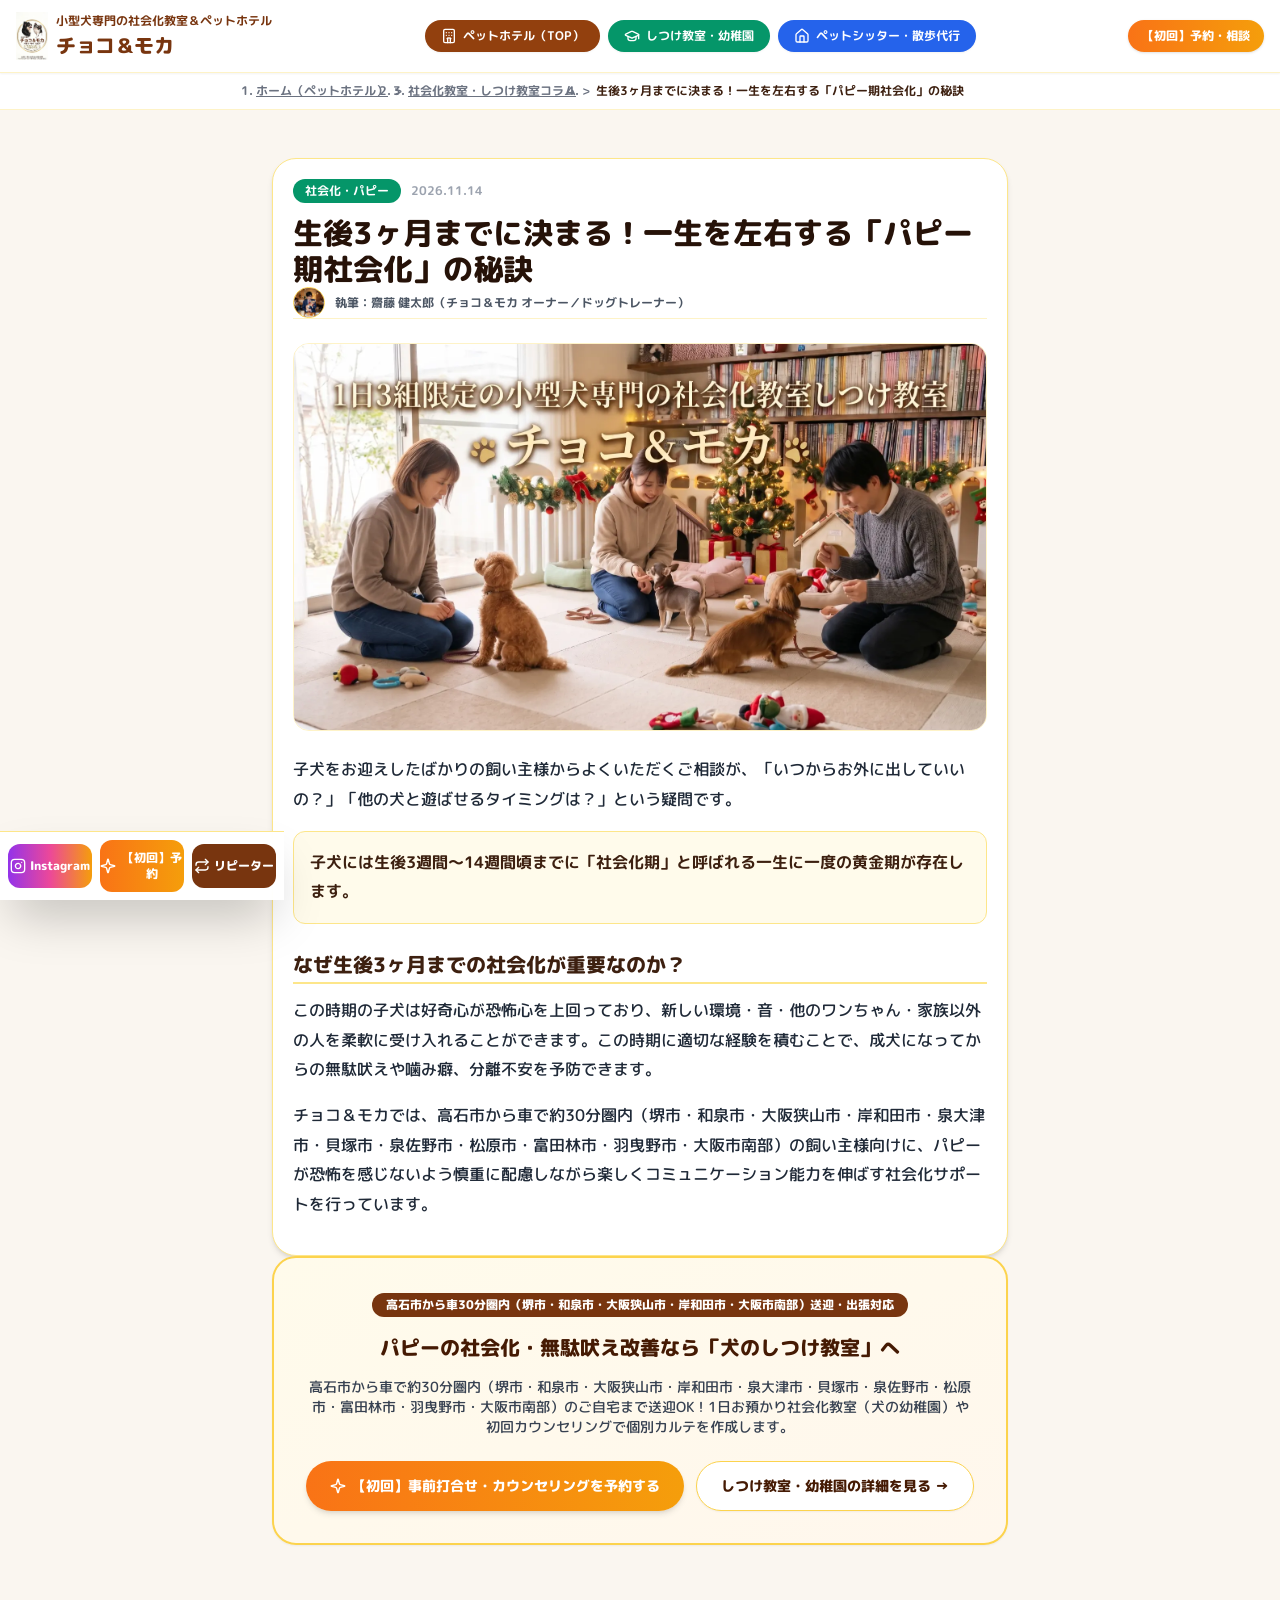
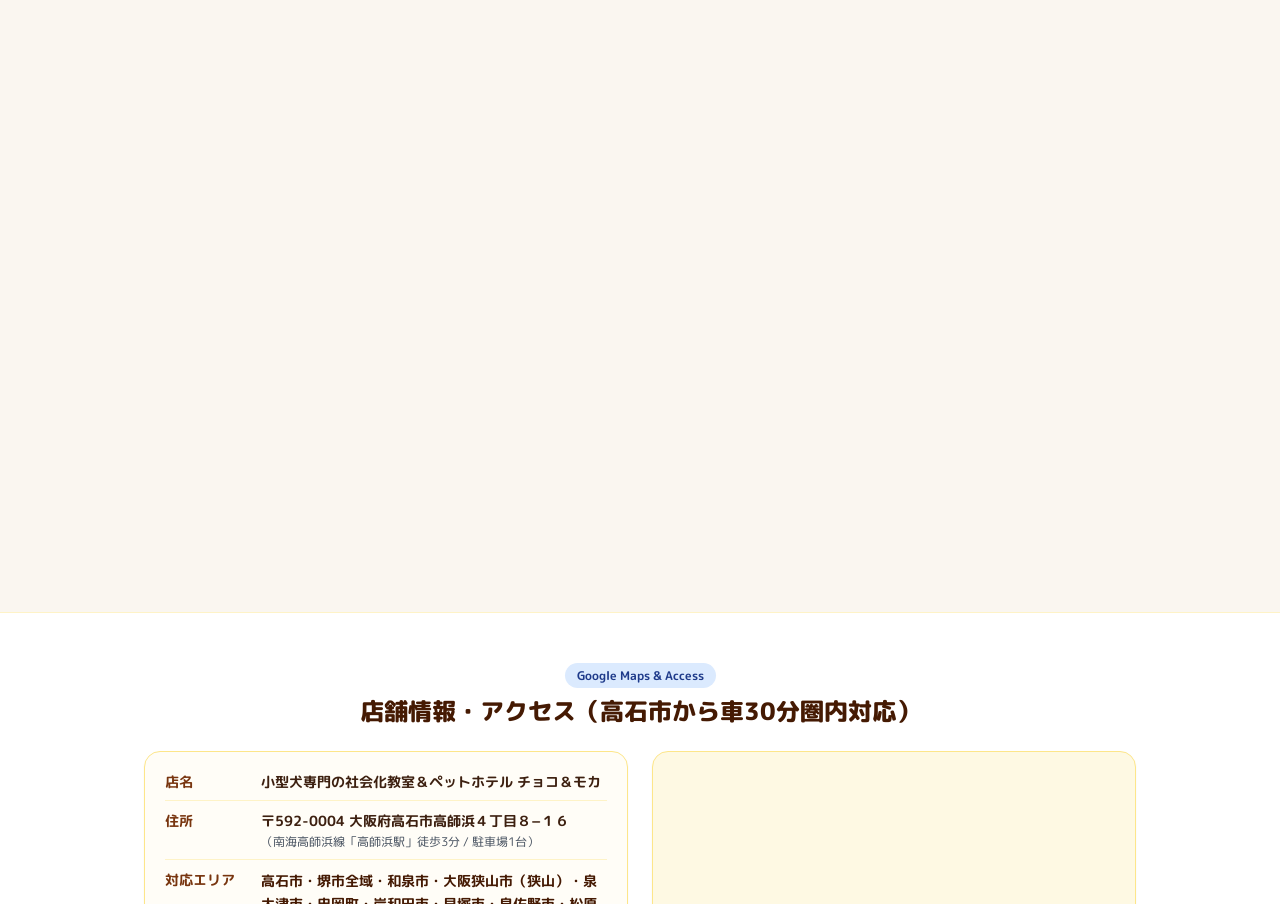
<file: article.html>
<!DOCTYPE html>
<html lang="ja" class="scroll-smooth">
<head>
    <meta charset="UTF-8">
    <meta name="viewport" content="width=device-width, initial-scale=1.0, maximum-scale=5.0">
    <meta name="theme-color" content="#3D2010">
    <meta name="format-detection" content="telephone=no">
    
    <!-- 記事ごとにJavaScriptで動的に上書きされる基本メタタグ -->
    <title id="meta-title">プロトレーナーの犬のしつけ・社会化コラム｜小型犬専門 チョコ＆モカ</title>
    <meta id="meta-description" name="description" content="堺市・高石市・和泉市・大阪狭山市・岸和田市の小型犬専門の社会化教室＆ペットホテル「チョコ＆モカ」のプロトレーナーによるコラム記事。パピー社会化や無駄吠え・ケア方法を詳しく解説します。">
    <meta name="robots" content="index, follow, max-image-preview:large, max-snippet:-1, max-video-preview:-1">
    <link id="meta-canonical" rel="canonical" href="https://chocomoka.com/article.html">

    <!-- OGP & Twitter Cards -->
    <meta property="og:type" content="article">
    <meta id="og-title" property="og:title" content="プロトレーナーの犬のしつけ・社会化コラム｜小型犬専門 チョコ＆モカ">
    <meta id="og-description" property="og:description" content="高石市から車約30分圏内（堺市・和泉市・大阪狭山市・岸和田市・大阪市南部）の小型犬専門の社会化教室＆ペットホテル「チョコ＆モカ」の公式コラム。">
    <meta id="og-url" property="og:url" content="https://chocomoka.com/article.html">
    <meta property="og:site_name" content="小型犬専門の社会化教室＆ペットホテル チョコ＆モカ">
    <meta id="og-image" property="og:image" content="https://chocomoka.com/chocomoka_new_year.webp">
    <meta property="og:locale" content="ja_JP">
    <meta name="twitter:card" content="summary_large_image">
    <meta id="twitter-title" name="twitter:title" content="プロトレーナーの犬のしつけ・社会化コラム｜小型犬専門 チョコ＆モカ">
    <meta id="twitter-description" name="twitter:description" content="小型犬専門の社会化教室＆ペットホテル「チョコ＆モカ」の公式コラム。">
    <meta id="twitter-image" name="twitter:image" content="https://chocomoka.com/chocomoka_new_year.webp">

    <!-- LCP最速読み込み＆外部接続事前確立 -->
    <link rel="preload" as="image" href="chocomoka-pet-hotel-dog-training-takaishi-sakai-logo.webp" fetchpriority="high">
    <link rel="preconnect" href="https://fonts.googleapis.com">
    <link rel="preconnect" href="https://fonts.gstatic.com" crossorigin>
    <link rel="preconnect" href="https://chocomoka.microcms.io">
    <link rel="preconnect" href="https://www.google.com">
    <link rel="preconnect" href="https://maps.googleapis.com">
    <link rel="preconnect" href="https://maps.gstatic.com" crossorigin>

    <!-- 静的ビルド済み軽量CSS（外部Tailwind CDN・Iconフォント完全廃止でLCP/INP/CLS最適化） -->
    <link rel="stylesheet" href="style.min.css">

    <!-- 記事本文スタイル＆高速描画補完CSS -->
    <style>
        .cv-auto { content-visibility: auto; contain-intrinsic-size: auto 700px; }
        .article-body h2 { font-size: 1.25rem; font-weight: 800; color: #3D2010; margin-top: 1.75rem; margin-bottom: 0.75rem; padding-bottom: 0.4rem; border-bottom: 2px solid #FDE68A; }
        .article-body h3 { font-size: 1.1rem; font-weight: 800; color: #522F1B; margin-top: 1.25rem; margin-bottom: 0.5rem; }
        .article-body p { margin-bottom: 1rem; line-height: 1.85; }
        .article-body ul, .article-body ol { margin-bottom: 1rem; padding-left: 1.25rem; }
        .article-body ul { list-style-type: disc; }
        .article-body ol { list-style-type: decimal; }
        .article-body img { border-radius: 1rem; margin: 1.25rem auto; max-width: 100%; height: auto; box-shadow: 0 4px 12px rgba(0,0,0,0.08); }
    </style>

    <!-- 非同期Webフォント読み込み（レンダーブロッキング解消） -->
    <link rel="preload" as="style" href="https://fonts.googleapis.com/css2?family=M+PLUS+Rounded+1c:wght@500;700;800&display=swap">
    <link href="https://fonts.googleapis.com/css2?family=M+PLUS+Rounded+1c:wght@500;700;800&display=swap" rel="stylesheet" media="print" onload="this.media='all'">
    <noscript><link href="https://fonts.googleapis.com/css2?family=M+PLUS+Rounded+1c:wght@500;700;800&display=swap" rel="stylesheet"></noscript>

    <!-- 基本JSON-LD（記事読み込み後にBlogPosting・BreadcrumbListを動的に挿入） -->
    <script id="dynamic-jsonld" type="application/ld+json">
    {
      "@context": "https://schema.org",
      "@type": "BlogPosting",
      "headline": "プロトレーナーの犬のしつけ・社会化コラム",
      "author": {
        "@type": "Person",
        "name": "齋藤 健太郎"
      },
      "publisher": {
        "@type": ["LocalBusiness", "PetStore"],
        "@id": "https://chocomoka.com/#organization",
        "name": "小型犬専門の社会化教室＆ペットホテル チョコ＆モカ",
        "logo": {
          "@type": "ImageObject",
          "url": "https://chocomoka.com/chocomoka-pet-hotel-dog-training-takaishi-sakai-logo.webp"
        }
      }
    }
    </script>
</head>
<body class="antialiased leading-relaxed pb-24">

    <!-- 共通ヘッダー（NAP統一・インラインSVG化） -->
    <header class="sticky top-0 z-40 bg-white/95 backdrop-blur-md border-b border-amber-100 shadow-sm">
        <div class="max-w-7xl mx-auto px-3 sm:px-4 py-2 flex justify-between items-center gap-2">
            <a href="index.html" class="flex items-center space-x-2 shrink-0 group text-left py-1">
                <img src="chocomoka-pet-hotel-dog-training-takaishi-sakai-logo.webp" alt="堺市・高石市・和泉市・大阪狭山市・岸和田市の小型犬専門の社会化教室＆ペットホテル チョコ＆モカ ロゴ" width="48" height="48" class="h-10 sm:h-12 w-auto object-contain" fetchpriority="high" decoding="sync" onerror="this.onerror=null; this.src='logo.jpg';">
                <div class="min-w-0">
                    <p class="text-[9px] sm:text-xs font-bold text-amber-900 leading-none mb-0.5 truncate">小型犬専門の社会化教室＆ペットホテル</p>
                    <span class="font-extrabold text-base sm:text-xl text-amber-900 tracking-tight leading-none block">チョコ＆モカ</span>
                </div>
            </a>
            
            <nav aria-label="メインナビゲーション" class="hidden md:flex flex-1 justify-center items-center space-x-2 text-xs font-bold">
                <a href="index.html" class="bg-amber-800 hover:bg-amber-900 text-white px-4 py-2 rounded-full transition shadow-sm flex items-center gap-1.5">
                    <svg class="w-4 h-4 shrink-0" viewBox="0 0 24 24" fill="none" stroke="currentColor" stroke-width="2" stroke-linecap="round" stroke-linejoin="round" aria-hidden="true"><path d="M10 22v-6.57"/><path d="M12 11h.01"/><path d="M12 7h.01"/><path d="M14 15.43V22"/><path d="M15 16a5 5 0 0 0-6 0"/><path d="M16 11h.01"/><path d="M16 7h.01"/><path d="M8 11h.01"/><path d="M8 7h.01"/><rect x="4" y="2" width="16" height="20" rx="2"/></svg>
                    ペットホテル（TOP）
                </a>
                <a href="school.html" class="bg-emerald-600 hover:bg-emerald-700 text-white px-4 py-2 rounded-full transition shadow-sm flex items-center gap-1.5">
                    <svg class="w-4 h-4 shrink-0" viewBox="0 0 24 24" fill="none" stroke="currentColor" stroke-width="2" stroke-linecap="round" stroke-linejoin="round" aria-hidden="true"><path d="M21.42 10.922a1 1 0 0 0-.019-1.838L12.83 5.18a2 2 0 0 0-1.66 0L2.6 9.08a1 1 0 0 0 0 1.832l8.57 3.908a2 2 0 0 0 1.66 0z"/><path d="M22 10v6"/><path d="M6 12.5V16a6 3 0 0 0 12 0v-3.5"/></svg>
                    しつけ教室・幼稚園
                </a>
                <a href="sitter.html" class="bg-blue-600 hover:bg-blue-700 text-white px-4 py-2 rounded-full transition shadow-sm flex items-center gap-1.5">
                    <svg class="w-4 h-4 shrink-0" viewBox="0 0 24 24" fill="none" stroke="currentColor" stroke-width="2" stroke-linecap="round" stroke-linejoin="round" aria-hidden="true"><path d="M15 21v-8a1 1 0 0 0-1-1h-4a1 1 0 0 0-1 1v8"/><path d="M3 10a2 2 0 0 1 .709-1.528l7-5.999a2 2 0 0 1 2.582 0l7 5.999A2 2 0 0 1 21 10v9a2 2 0 0 1-2 2H5a2 2 0 0 1-2-2z"/></svg>
                    ペットシッター・散歩代行
                </a>
            </nav>

            <button type="button" onclick="openModal()" class="bg-gradient-to-r from-orange-500 to-amber-500 text-white font-extrabold text-xs px-3.5 py-2 rounded-full shadow shrink-0 active:scale-95 transition">
                【初回】予約・相談
            </button>
        </div>

        <nav aria-label="モバイルナビゲーション" class="md:hidden bg-amber-50/90 border-t border-amber-200 px-2 py-1.5 flex justify-center gap-1.5 overflow-x-auto no-scrollbar text-[11px] font-extrabold">
            <a href="index.html" class="bg-white text-amber-900 border border-amber-300 px-3 py-1 rounded-full shrink-0">🏨 ペットホテル</a>
            <a href="school.html" class="bg-white text-emerald-800 border border-emerald-300 px-3 py-1 rounded-full shrink-0">🏫 しつけ教室・幼稚園</a>
            <a href="sitter.html" class="bg-white text-blue-800 border border-blue-300 px-3 py-1 rounded-full shrink-0">🐾 ペットシッター</a>
        </nav>
    </header>

    <!-- パンくずリスト -->
    <nav aria-label="パンくずリスト" class="bg-white border-b border-amber-100 py-2.5 px-4">
        <ol class="max-w-3xl mx-auto flex items-center flex-wrap gap-1.5 text-[11px] sm:text-xs font-bold text-gray-500">
            <li><a href="index.html" class="hover:text-amber-800 underline">ホーム（ペットホテル）</a></li>
            <li><span>&gt;</span></li>
            <li id="breadcrumb-category-link"><a href="index.html#column" class="hover:text-amber-800 underline">コラム一覧</a></li>
            <li><span>&gt;</span></li>
            <li id="breadcrumb-title" class="text-choco-900 truncate max-w-[200px] sm:max-w-md">記事を読み込み中...</li>
        </ol>
    </nav>

    <!-- メイン記事コンテンツ -->
    <main class="max-w-3xl mx-auto px-4 py-8 sm:py-12">
        <article id="article-container" class="bg-white rounded-3xl p-5 sm:p-10 shadow-md border border-amber-200 min-h-[420px]">
            <!-- ローディング表示 -->
            <div class="animate-pulse space-y-4">
                <div class="h-6 bg-amber-100 rounded-full w-28"></div>
                <div class="h-8 bg-amber-100 rounded-xl w-3/4"></div>
                <div class="h-64 bg-amber-50 rounded-2xl w-full"></div>
                <div class="space-y-2 pt-4">
                    <div class="h-4 bg-gray-100 rounded w-full"></div>
                    <div class="h-4 bg-gray-100 rounded w-5/6"></div>
                    <div class="h-4 bg-gray-100 rounded w-4/6"></div>
                </div>
            </div>
        </article>

        <!-- カテゴリー連動型CTAボックス -->
        <div id="service-cta-box" class="mt-8 bg-gradient-to-br from-amber-50 to-orange-50 rounded-3xl p-6 sm:p-8 border-2 border-amber-300 shadow-sm text-center space-y-4">
            <span class="inline-block bg-amber-900 text-white text-[10px] sm:text-xs font-extrabold px-3.5 py-1 rounded-full">高石市から車30分圏内（堺市・和泉市・大阪狭山市・岸和田市・大阪市南部）送迎・出張対応</span>
            <h2 id="cta-heading" class="text-base sm:text-xl font-extrabold text-amber-950">愛犬の社会化・お預かりはお気軽にご相談ください</h2>
            <p id="cta-desc" class="text-xs sm:text-sm text-gray-700 font-medium leading-relaxed">
                大阪府高石市高師浜（高師浜駅徒歩3分）の「チョコ＆モカ」では、1日3組限定のペットホテル・犬のしつけ教室・幼稚園・ペットシッターを通じて愛犬と飼い主様の暮らしをサポートしています。
            </p>
            <div class="flex flex-col sm:flex-row justify-center gap-3 pt-2">
                <button type="button" onclick="openModal()" class="inline-flex items-center justify-center gap-1.5 bg-gradient-to-r from-orange-500 to-amber-500 text-white font-extrabold text-xs sm:text-sm px-6 py-3.5 rounded-full shadow-md active:scale-95 transition">
                    <svg class="w-4 h-4 shrink-0" viewBox="0 0 24 24" fill="none" stroke="currentColor" stroke-width="2.2" stroke-linecap="round" stroke-linejoin="round" aria-hidden="true"><path d="M9.937 15.5A2 2 0 0 0 8.5 14.063l-6.135-1.582a.5.5 0 0 1 0-.962L8.5 9.936A2 2 0 0 0 9.937 8.5l1.582-6.135a.5.5 0 0 1 .963 0L14.063 8.5A2 2 0 0 0 15.5 9.937l6.135 1.581a.5.5 0 0 1 0 .964L15.5 14.063a2 2 0 0 0-1.437 1.437l-1.582 6.135a.5.5 0 0 1-.963 0z"/></svg>
                    <span>【初回】事前打合せ・カウンセリングを予約する</span>
                </button>
                <a id="cta-service-link" href="index.html" class="bg-white hover:bg-amber-50 text-amber-950 border border-amber-300 font-extrabold text-xs sm:text-sm px-6 py-3.5 rounded-full shadow-sm transition">
                    サービス詳細・料金を見る →
                </a>
            </div>
        </div>

        <!-- 関連記事セクション -->
        <section id="related-section" class="cv-auto mt-12">
            <h2 class="text-base sm:text-xl font-extrabold text-choco-950 mb-4 flex items-center gap-2">
                <svg class="w-5 h-5 text-emerald-700 shrink-0" viewBox="0 0 24 24" fill="none" stroke="currentColor" stroke-width="2.2" stroke-linecap="round" stroke-linejoin="round" aria-hidden="true"><path d="M12 7v14"/><path d="M3 18a1 1 0 0 1-1-1V4a1 1 0 0 1 1-1h5a4 4 0 0 1 4 4 4 4 0 0 1 4-4h5a1 1 0 0 1 1 1v13a1 1 0 0 1-1 1h-6a3 3 0 0 0-3 3 3 3 0 0 0-3-3z"/></svg>
                <span>あわせて読みたい関連記事</span>
            </h2>
            <div id="related-articles-grid" class="grid grid-cols-1 sm:grid-cols-2 gap-4"></div>
        </section>
    </main>

    <!-- 店舗情報・アクセス（NAP統一・高速ロードマップ搭載・Googleマップ外部ボタン削除） -->
    <section id="access" class="py-10 sm:py-12 bg-white border-t border-b border-amber-100">
        <div class="max-w-5xl mx-auto px-4">
            <div class="text-center mb-6">
                <span class="bg-blue-100 text-blue-900 text-xs font-bold px-3 py-1 rounded-full">Google Maps &amp; Access</span>
                <h2 class="text-lg sm:text-2xl font-extrabold text-amber-950 mt-2 leading-snug">
                    店舗情報・アクセス<br class="sm:hidden">（高石市から車30分圏内対応）
                </h2>
            </div>
            <div class="grid grid-cols-1 md:grid-cols-2 gap-6">
                <div class="bg-amber-50/40 p-5 rounded-2xl border border-amber-200 shadow-sm">
                    <dl class="space-y-2.5 text-xs sm:text-sm">
                        <div class="flex border-b border-amber-100 pb-2"><dt class="w-24 font-bold text-amber-900 shrink-0">店名</dt><dd class="font-bold">小型犬専門の社会化教室＆ペットホテル チョコ＆モカ</dd></div>
                        <div class="flex border-b border-amber-100 pb-2"><dt class="w-24 font-bold text-amber-900 shrink-0">住所</dt><dd class="font-bold">〒592-0004 大阪府高石市高師浜４丁目８−１６<br><span class="text-xs font-normal text-gray-600">（南海高師浜線「高師浜駅」徒歩3分 / 駐車場1台）</span></dd></div>
                        <div class="flex border-b border-amber-100 pb-2"><dt class="w-24 font-bold text-amber-900 shrink-0">対応エリア</dt><dd class="font-bold text-amber-950 leading-relaxed">高石市・堺市全域・和泉市・大阪狭山市（狭山）・泉大津市・忠岡町・岸和田市・貝塚市・泉佐野市・松原市・富田林市西部・羽曳野市西部・大阪市（住之江区・住吉区・阿倍野区・浪速区・天王寺区・東住吉区・平野区）</dd></div>
                        <div class="flex border-b border-amber-100 pb-2"><dt class="w-24 font-bold text-amber-900 shrink-0">電話番号</dt><dd><a href="tel:07094408118" class="font-bold text-amber-900 underline">070-9440-8118</a></dd></div>
                        <div class="flex border-b border-amber-100 pb-2"><dt class="w-24 font-bold text-amber-900 shrink-0">営業時間</dt><dd>9:00〜19:00（不定休）</dd></div>
                        <div class="flex"><dt class="w-24 font-bold text-amber-900 shrink-0">動物取扱業</dt><dd>大阪府第5186ー2号（保管）/ 責任者：齋藤 健太郎</dd></div>
                    </dl>
                </div>
                <div id="map-container" class="h-72 md:h-auto min-h-[280px] rounded-2xl overflow-hidden border border-amber-200 shadow-sm bg-amber-100/50 flex flex-col items-center justify-center p-4 text-center">
                    <p class="text-xs font-bold text-amber-950 mb-2">📍 大阪府高石市高師浜４丁目８−１６（高師浜駅徒歩3分）</p>
                    <button type="button" onclick="mountGoogleMap()" class="bg-white hover:bg-amber-50 text-amber-900 border border-amber-300 font-extrabold text-xs px-4 py-2 rounded-full shadow-sm transition">
                        🗺️ インタラクティブ地図を表示する
                    </button>
                </div>
            </div>
        </div>
    </section>

    <!-- フッター（NAP統一） -->
    <footer class="bg-amber-950 text-amber-200 py-6 text-center text-xs">
        <div class="max-w-4xl mx-auto px-4 space-y-2">
            <div class="flex flex-wrap justify-center gap-4 font-bold text-amber-300">
                <a href="index.html" class="hover:underline">ペットホテルTOP</a>
                <a href="save_blog.html" class="hover:underline">飼い主様の声一覧</a>
                <a href="school.html" class="hover:underline">しつけ教室・幼稚園</a>
                <a href="sitter.html" class="hover:underline">ペットシッター・散歩代行</a>
            </div>
            <p class="font-bold text-white">小型犬専門の社会化教室＆ペットホテル チョコ＆モカ</p>
            <p class="text-amber-300">〒592-0004 大阪府高石市高師浜４丁目８−１６ / TEL: 070-9440-8118</p>
            <p class="text-amber-400">&copy; 小型犬専門の社会化教室＆ペットホテル チョコ＆モカ All Rights Reserved.</p>
        </div>
    </footer>

    <!-- 追随ボトムバー（インラインSVG化） -->
    <div class="fixed bottom-0 left-0 right-0 z-50 bg-white/95 backdrop-blur-md border-t border-amber-200 p-2 shadow-2xl">
        <div class="max-w-4xl mx-auto flex justify-center items-center gap-2">
            <a href="https://www.instagram.com/pet_hotel_osaka_sakai_izumi/" target="_blank" rel="noopener noreferrer" class="flex-1 bg-gradient-to-r from-purple-600 via-pink-500 to-amber-500 text-white font-extrabold py-2.5 rounded-xl text-xs flex items-center justify-center gap-1 min-h-[44px] active:scale-95 transition">
                <svg class="w-4 h-4 shrink-0" viewBox="0 0 24 24" fill="none" stroke="currentColor" stroke-width="2" stroke-linecap="round" stroke-linejoin="round" aria-hidden="true"><rect width="20" height="20" x="2" y="2" rx="5" ry="5"/><path d="M16 11.37A4 4 0 1 1 12.63 8 4 4 0 0 1 16 11.37z"/><line x1="17.5" x2="17.51" y1="6.5" y2="6.5"/></svg>
                Instagram
            </a>
            <button type="button" onclick="openModal()" class="flex-1 bg-gradient-to-r from-orange-500 to-amber-500 text-white font-extrabold py-2.5 rounded-xl text-xs flex items-center justify-center gap-1 min-h-[44px] active:scale-95 transition">
                <svg class="w-4 h-4 shrink-0" viewBox="0 0 24 24" fill="none" stroke="currentColor" stroke-width="2.2" stroke-linecap="round" stroke-linejoin="round" aria-hidden="true"><path d="M9.937 15.5A2 2 0 0 0 8.5 14.063l-6.135-1.582a.5.5 0 0 1 0-.962L8.5 9.936A2 2 0 0 0 9.937 8.5l1.582-6.135a.5.5 0 0 1 .963 0L14.063 8.5A2 2 0 0 0 15.5 9.937l6.135 1.581a.5.5 0 0 1 0 .964L15.5 14.063a2 2 0 0 0-1.437 1.437l-1.582 6.135a.5.5 0 0 1-.963 0z"/></svg>
                【初回】予約
            </button>
            <a href="https://chocomoka.square.site" target="_blank" rel="noopener noreferrer" class="flex-1 bg-amber-900 text-white font-extrabold py-2.5 rounded-xl text-xs flex items-center justify-center gap-1 min-h-[44px] active:scale-95 transition">
                <svg class="w-4 h-4 shrink-0" viewBox="0 0 24 24" fill="none" stroke="currentColor" stroke-width="2" stroke-linecap="round" stroke-linejoin="round" aria-hidden="true"><path d="m17 2 4 4-4 4"/><path d="M3 11v-1a4 4 0 0 1 4-4h14"/><path d="m7 22-4-4 4-4"/><path d="M21 13v1a4 4 0 0 1-4 4H3"/></svg>
                リピーター
            </a>
        </div>
    </div>

    <!-- 初回予約モーダル -->
    <div id="firstTimeModal" role="dialog" aria-modal="true" aria-labelledby="modalTitle" class="fixed inset-0 bg-black/60 z-50 flex items-center justify-center p-4 hidden">
        <div class="bg-white rounded-3xl max-w-lg w-full p-6 relative shadow-2xl space-y-4">
            <button type="button" onclick="closeModal()" class="absolute top-3 right-3 text-gray-500 hover:text-gray-800 p-2 min-w-[44px] min-h-[44px] flex items-center justify-center font-bold text-lg" aria-label="閉じる">✕</button>
            <h3 id="modalTitle" class="text-lg font-extrabold text-amber-950">初回ご利用者様へのお願い（事前打合せ）</h3>
            <p class="text-xs text-gray-600 leading-relaxed">安全確保のため、初回ご利用前に事前打ち合わせ・カウンセリング（初回カルテ作成料 ￥2,200税込）を行っております。</p>
            <label class="flex items-center gap-2 bg-amber-50 p-3 rounded-xl border border-amber-200 text-xs font-bold cursor-pointer">
                <input type="checkbox" id="agreeCheckbox" onchange="toggleSubmitButton()" class="w-4 h-4 shrink-0">
                <span>利用規約（本人確認・ワクチン接種証明・初回打合せ）に同意します。</span>
            </label>
            <a id="modalSubmitBtn" href="https://chocomoka.square.site" target="_blank" rel="noopener noreferrer" class="block w-full bg-gray-300 text-white font-extrabold py-3 rounded-xl text-center pointer-events-none text-sm">Square予約へ進む</a>
        </div>
    </div>

    <script>
        const MICROCMS_CONFIG = {
            serviceDomain: 'chocomoka',
            apiKey: 'EDk7M5qdFvl2Dnj642LZD27KjDX9W6zZvoy5',
            endpoint: 'blogs'
        };

        const CATEGORY_ID_MAP = {
            'ubpr_oz3cdi9': 'ペットホテル',
            'sj3ldra6h': '社会化教室・しつけ教室',
            '6ak8glw67': 'ペットシッター',
            '2dpm681flrfc': 'ケア・その他'
        };

        const LOCAL_FALLBACK_ARTICLES = [
            {
                id: "1",
                category: "社会化・パピー",
                date: "2026.11.14",
                publishedAt: "2026-11-14T10:00:00Z",
                title: "生後3ヶ月までに決まる！一生を左右する「パピー期社会化」の秘訣",
                summary: "パピー期（社会化期）に様々な刺激や音、犬や人に慣れさせることがなぜ必要なのか？プロのトレーナーが分かりやすく解説します。",
                img: "dog-training-puppy-kindergarten-sakai-takaishi-izumi-chocomoka.webp",
                fallbackImg: "12.jpg",
                content: `
                    <p>子犬をお迎えしたばかりの飼い主様からよくいただくご相談が、「いつからお外に出していいの？」「他の犬と遊ばせるタイミングは？」という疑問です。</p>
                    <p class="font-bold text-choco-900 bg-amber-50 p-4 rounded-xl border border-amber-200">
                        子犬には生後3週間〜14週間頃までに「社会化期」と呼ばれる一生に一度の黄金期が存在します。
                    </p>
                    <h2>なぜ生後3ヶ月までの社会化が重要なのか？</h2>
                    <p>この時期の子犬は好奇心が恐怖心を上回っており、新しい環境・音・他のワンちゃん・家族以外の人を柔軟に受け入れることができます。この時期に適切な経験を積むことで、成犬になってからの無駄吠えや噛み癖、分離不安を予防できます。</p>
                    <p>チョコ＆モカでは、高石市から車で約30分圏内（堺市・和泉市・大阪狭山市・岸和田市・泉大津市・貝塚市・泉佐野市・松原市・富田林市・羽曳野市・大阪市南部）の飼い主様向けに、パピーが恐怖を感じないよう慎重に配慮しながら楽しくコミュニケーション能力を伸ばす社会化サポートを行っています。</p>
                `
            },
            {
                id: "2",
                category: "ケア・その他",
                date: "2026.11.01",
                publishedAt: "2026-11-01T10:00:00Z",
                title: "嫌がる愛犬を「歯磨き好き」にするハズバンダリートレーニングとは？",
                summary: "歯周病予防のための毎日の歯磨き。強引にやるのではなく、愛犬が自らお口を開けてくれる慣らし方のコツをお教えします。",
                img: "heya.jpg",
                fallbackImg: "heya.jpg",
                content: `
                    <p>3歳以上の犬の約8割が歯周病予備軍と言われています。しかし、いきなり歯ブラシをお口に入れようとすると、多くのワンちゃんが嫌がってしまいます。</p>
                    <h2>ハズバンダリートレーニング（受動訓練）のステップ</h2>
                    <p>無理やり押さえつけて行うのではなく、「お口周りに触れたらおやつがもらえる」「歯ブラシを見たら良いことがある」というポジティブな学習を少しずつ積み重ねます。</p>
                    <p>チョコ＆モカのペットシッティングや日常ケアオプションでも、ワンちゃんのペースに合わせた優しい歯磨き・肉球ケアを取り入れています。</p>
                `
            },
            {
                id: "3",
                category: "キャンペーン",
                date: "2026.10.18",
                publishedAt: "2026-10-18T10:00:00Z",
                title: "【お得な特典】お知り合い紹介キャンペーンのご案内",
                summary: "ご紹介いただいた飼い主様＆お知り合いに次回使える特別割引特典をプレゼント！詳しくはこちら。",
                img: "chocomoka_new_year.webp",
                fallbackImg: "11.jpg",
                content: `
                    <p>いつも「小型犬専門の社会化教室＆ペットホテル チョコ＆モカ」をご利用いただきありがとうございます。</p>
                    <h2>ご紹介特典の内容</h2>
                    <p>当店をご利用中の飼い主様が、お友達・お知り合いをご紹介いただくと、ご紹介者様・お知り合い双方に次回から使える特別割引特典（メニュー料金20%OFF または 出張・送迎料金半額）をプレゼントいたします！</p>
                    <p>ご予約時の備考欄、または事前打ち合わせ時にお気軽にお申し付けください。</p>
                `
            }
        ];

        function escapeHTML(str) {
            if (!str) return '';
            return String(str)
                .replace(/&/g, '&amp;')
                .replace(/</g, '&lt;')
                .replace(/>/g, '&gt;')
                .replace(/"/g, '&quot;')
                .replace(/'/g, '&#039;');
        }

        function sanitizeImageUrl(url, fallback) {
            if (!url || typeof url !== 'string') return fallback;
            const trimmed = url.trim();
            if (/^https:\/\/[a-zA-Z0-9.-]+/.test(trimmed)) return trimmed;
            if (/^[a-zA-Z0-9._-]+\.(webp|jpg|jpeg|png|gif)$/i.test(trimmed)) return trimmed;
            return fallback;
        }

        function sanitizeHTML(dirtyHtml) {
            if (!dirtyHtml) return '';
            const parser = new DOMParser();
            const doc = parser.parseFromString(dirtyHtml, 'text/html');

            const forbiddenTags = ['script', 'style', 'iframe', 'object', 'embed', 'form', 'input', 'button', 'meta', 'link'];
            forbiddenTags.forEach(tag => {
                doc.querySelectorAll(tag).forEach(el => el.remove());
            });

            doc.body.querySelectorAll('*').forEach(el => {
                Array.from(el.attributes).forEach(attr => {
                    const name = attr.name.toLowerCase();
                    const value = attr.value.trim().toLowerCase();
                    if (name.startsWith('on') || value.startsWith('javascript:') || value.startsWith('data:text/html')) {
                        el.removeAttribute(attr.name);
                    }
                });
            });

            return doc.body.innerHTML;
        }

        function normalizeCategory(rawCat) {
            if (typeof rawCat === 'object' && rawCat !== null) {
                if (rawCat.id && CATEGORY_ID_MAP[rawCat.id]) return CATEGORY_ID_MAP[rawCat.id];
                return rawCat.name || rawCat.title || 'ケア・その他';
            }
            if (typeof rawCat === 'string' && rawCat) {
                return CATEGORY_ID_MAP[rawCat] || rawCat;
            }
            return 'ケア・その他';
        }

        function formatDateStr(isoStr) {
            if (!isoStr) return "";
            const d = new Date(isoStr);
            if (isNaN(d.getTime())) return "";
            return `${d.getFullYear()}.${String(d.getMonth() + 1).padStart(2, '0')}.${String(d.getDate()).padStart(2, '0')}`;
        }

        function getCategoryBadgeColor(category) {
            if (category.includes("社会化") || category.includes("しつけ")) return "bg-emerald-600";
            if (category.includes("シッター")) return "bg-blue-600";
            if (category.includes("ホテル")) return "bg-amber-700";
            if (category.includes("ケア") || category.includes("その他")) return "bg-indigo-600";
            return "bg-gray-600";
        }

        function updateSEOMetadata(article, articleUrl) {
            const pageTitle = `${article.title}｜小型犬専門 チョコ＆モカ`;
            document.title = pageTitle;
            document.getElementById('meta-title').textContent = pageTitle;
            document.getElementById('meta-description').setAttribute('content', article.summary);
            document.getElementById('meta-canonical').setAttribute('href', articleUrl);
            document.getElementById('og-title').setAttribute('content', pageTitle);
            document.getElementById('og-description').setAttribute('content', article.summary);
            document.getElementById('og-url').setAttribute('content', articleUrl);
            document.getElementById('twitter-title')?.setAttribute('content', pageTitle);
            document.getElementById('twitter-description')?.setAttribute('content', article.summary);

            const fullImgUrl = article.img.startsWith('http') ? article.img : `https://chocomoka.com/${article.img}`;
            document.getElementById('og-image').setAttribute('content', fullImgUrl);
            document.getElementById('twitter-image')?.setAttribute('content', fullImgUrl);

            const categoryUrl = (article.category.includes("社会化") || article.category.includes("しつけ"))
                ? "https://chocomoka.com/school.html"
                : (article.category.includes("シッター") ? "https://chocomoka.com/sitter.html" : "https://chocomoka.com/");

            const jsonLdData = {
                "@context": "https://schema.org",
                "@graph": [
                    {
                        "@type": "BlogPosting",
                        "mainEntityOfPage": {
                            "@type": "WebPage",
                            "@id": articleUrl
                        },
                        "headline": article.title,
                        "description": article.summary,
                        "image": fullImgUrl,
                        "datePublished": article.publishedAt || new Date().toISOString(),
                        "dateModified": article.updatedAt || article.publishedAt || new Date().toISOString(),
                        "author": {
                            "@type": "Person",
                            "name": "齋藤 健太郎"
                        },
                        "publisher": {
                            "@type": ["LocalBusiness", "PetStore"],
                            "@id": "https://chocomoka.com/#organization",
                            "name": "小型犬専門の社会化教室＆ペットホテル チョコ＆モカ",
                            "logo": {
                                "@type": "ImageObject",
                                "url": "https://chocomoka.com/chocomoka-pet-hotel-dog-training-takaishi-sakai-logo.webp"
                            }
                        }
                    },
                    {
                        "@type": "BreadcrumbList",
                        "itemListElement": [
                            {
                                "@type": "ListItem",
                                "position": 1,
                                "name": "ホーム（ペットホテル）",
                                "item": "https://chocomoka.com/"
                            },
                            {
                                "@type": "ListItem",
                                "position": 2,
                                "name": article.category,
                                "item": categoryUrl
                            },
                            {
                                "@type": "ListItem",
                                "position": 3,
                                "name": article.title,
                                "item": articleUrl
                            }
                        ]
                    }
                ]
            };
            document.getElementById('dynamic-jsonld').textContent = JSON.stringify(jsonLdData);
        }

        function updateCategoryCTA(category) {
            const catLinkEl = document.getElementById('breadcrumb-category-link');
            const headingEl = document.getElementById('cta-heading');
            const descEl = document.getElementById('cta-desc');
            const btnLinkEl = document.getElementById('cta-service-link');

            if (category.includes("社会化") || category.includes("しつけ")) {
                catLinkEl.innerHTML = `<a href="school.html#column" class="hover:text-emerald-700 underline">社会化教室・しつけ教室コラム</a>`;
                headingEl.textContent = "パピーの社会化・無駄吠え改善なら「犬のしつけ教室」へ";
                descEl.textContent = "高石市から車で約30分圏内（堺市・和泉市・大阪狭山市・岸和田市・泉大津市・貝塚市・泉佐野市・松原市・富田林市・羽曳野市・大阪市南部）のご自宅まで送迎OK！1日お預かり社会化教室（犬の幼稚園）や初回カウンセリングで個別カルテを作成します。";
                btnLinkEl.href = "school.html";
                btnLinkEl.textContent = "しつけ教室・幼稚園の詳細を見る →";
            } else if (category.includes("シッター")) {
                catLinkEl.innerHTML = `<a href="sitter.html#column" class="hover:text-blue-700 underline">ペットシッターコラム</a>`;
                headingEl.textContent = "ご自宅でのお世話・お散歩代行なら「ペットシッター」へ";
                descEl.textContent = "高石市から車で約30分圏内のご自宅へ有資格シッターが訪問！お留守番ケアやお散歩代行、シニア犬・多頭飼い・猫ちゃんのお世話も承ります。";
                btnLinkEl.href = "sitter.html";
                btnLinkEl.textContent = "ペットシッター・散歩代行を見る →";
            } else {
                catLinkEl.innerHTML = `<a href="index.html#column" class="hover:text-amber-800 underline">ペットホテル・ケアコラム</a>`;
                headingEl.textContent = "1日3組限定・24時間常駐の小型犬専門ペットホテル";
                descEl.textContent = "高石市から車で約30分圏内のご自宅まで送迎対応！ケージに入れっぱなしにしないフリースペース型ホテルや1日1組限定24時間お泊りシッターで大切にお預かりします。";
                btnLinkEl.href = "index.html";
                btnLinkEl.textContent = "ペットホテルの詳細・料金を見る →";
            }
        }

        function renderArticle(article) {
            const container = document.getElementById('article-container');
            document.getElementById('breadcrumb-title').textContent = article.title;

            const badgeColor = getCategoryBadgeColor(article.category);
            const fallback = escapeHTML(article.fallbackImg || '12.jpg');
            const safeTitle = escapeHTML(article.title);
            const safeCategory = escapeHTML(article.category);
            const safeDate = escapeHTML(article.date);
            const safeImg = escapeHTML(sanitizeImageUrl(article.img, '12.jpg'));

            container.innerHTML = `
                <header class="mb-6 pb-6 border-b border-amber-100">
                    <div class="flex items-center gap-2.5 mb-3">
                        <span class="${badgeColor} text-white text-xs font-bold px-3 py-1 rounded-full">${safeCategory}</span>
                        <time datetime="${escapeHTML(article.publishedAt || '')}" class="text-xs font-bold text-gray-400">${safeDate}</time>
                    </div>
                    <h1 class="text-xl sm:text-3xl font-extrabold text-choco-950 leading-snug mb-4">${safeTitle}</h1>
                    <div class="flex items-center gap-2.5 text-xs text-gray-600 font-bold">
                        <img src="kentaro.jpg" alt="齋藤 健太郎" width="32" height="32" class="w-8 h-8 rounded-full object-cover border border-amber-300" decoding="async">
                        <span>執筆：齋藤 健太郎（チョコ＆モカ オーナー／ドッグトレーナー）</span>
                    </div>
                </header>
                <div class="rounded-2xl overflow-hidden mb-6 border border-amber-100 bg-amber-50">
                    <img src="${safeImg}" alt="${safeTitle}" width="800" height="450" class="w-full max-h-[420px] object-cover" decoding="async" onerror="this.onerror=null; this.src='${fallback}';">
                </div>
                <div class="article-body text-sm sm:text-base text-gray-800 font-medium">
                    ${sanitizeHTML(article.content)}
                </div>
            `;
            updateCategoryCTA(article.category);
        }

        function renderNotFound() {
            let robotsMeta = document.querySelector('meta[name="robots"]');
            if (robotsMeta) robotsMeta.setAttribute('content', 'noindex, nofollow');

            document.getElementById('breadcrumb-title').textContent = "記事が見つかりません";
            document.getElementById('article-container').innerHTML = `
                <div class="text-center py-8 space-y-4">
                    <p class="text-lg sm:text-xl font-extrabold text-choco-950">お探しの記事が見つかりませんでした</p>
                    <p class="text-xs sm:text-sm text-gray-600">記事が削除されたか、URLが変更された可能性があります。</p>
                    <div class="pt-2">
                        <a href="index.html#column" class="inline-flex items-center gap-1.5 bg-amber-900 text-white font-extrabold text-xs sm:text-sm px-6 py-3 rounded-full shadow">
                            <span>← コラム一覧へ戻る</span>
                        </a>
                    </div>
                </div>
            `;
        }

        function mapMicroCmsItem(item) {
            const rawDate = item.publishedAt || item.createdAt;
            const catName = normalizeCategory(item.category);
            return {
                id: item.id,
                category: catName,
                date: formatDateStr(rawDate),
                publishedAt: rawDate,
                updatedAt: item.updatedAt,
                title: item.title,
                summary: item.summary || item.description || (item.content ? item.content.replace(/<[^>]*>?/gm, '').substring(0, 110) + '...' : ''),
                img: (item.eyecatch && item.eyecatch.url) ? item.eyecatch.url : "12.jpg",
                fallbackImg: "12.jpg",
                content: item.content
            };
        }

        function renderRelatedArticles(allArticles, currentId) {
            const grid = document.getElementById('related-articles-grid');
            const section = document.getElementById('related-section');
            if (!grid || !section) return;

            const others = allArticles.filter(a => a.id !== currentId).slice(0, 2);
            if (others.length === 0) {
                section.classList.add('hidden');
                return;
            }

            grid.innerHTML = others.map(item => `
                <a href="article.html?id=${encodeURIComponent(item.id)}" class="bg-white rounded-2xl p-4 border border-amber-200 shadow-sm hover:shadow-md transition flex gap-3 items-center group">
                    <img src="${escapeHTML(sanitizeImageUrl(item.img, '12.jpg'))}" alt="${escapeHTML(item.title)}" width="80" height="80" class="w-20 h-20 rounded-xl object-cover shrink-0 bg-amber-100" loading="lazy" decoding="async" onerror="this.onerror=null; this.src='${escapeHTML(item.fallbackImg || '12.jpg')}';">
                    <div class="min-w-0">
                        <span class="text-[10px] font-bold text-emerald-700 block mb-0.5">${escapeHTML(item.category)}</span>
                        <h3 class="text-xs sm:text-sm font-extrabold text-choco-950 line-clamp-2 group-hover:text-emerald-700 transition">${escapeHTML(item.title)}</h3>
                    </div>
                </a>
            `).join('');
        }

        function mountGoogleMap() {
            const container = document.getElementById('map-container');
            if (!container || container.dataset.loaded) return;
            container.dataset.loaded = '1';
            container.classList.remove('p-4', 'flex', 'flex-col', 'items-center', 'justify-center', 'text-center');
            container.innerHTML = '<iframe title="小型犬専門の社会化教室＆ペットホテル チョコ＆モカ 地図" src="https://maps.google.com/maps?q=大阪府高石市高師浜４丁目８−１６+小型犬専門の社会化教室＆ペットホテル+チョコ＆モカ&t=&z=16&ie=UTF8&iwloc=&output=embed" width="100%" height="100%" style="border:0;min-height:280px;" allowfullscreen="" decoding="async" referrerpolicy="no-referrer-when-downgrade" sandbox="allow-scripts allow-same-origin allow-popups"></iframe>';
        }

        async function initArticlePage() {
            const params = new URLSearchParams(window.location.search);
            const rawId = params.get('id') || "1";

            if (!/^[a-zA-Z0-9_-]+$/.test(rawId)) {
                renderNotFound();
                renderRelatedArticles(LOCAL_FALLBACK_ARTICLES, "");
                return;
            }

            const canonicalUrl = `https://chocomoka.com/article.html?id=${encodeURIComponent(rawId)}`;

            try {
                let target = null;
                const itemRes = await fetch(`https://${MICROCMS_CONFIG.serviceDomain}.microcms.io/api/v1/${MICROCMS_CONFIG.endpoint}/${encodeURIComponent(rawId)}`, {
                    headers: { 'X-MICROCMS-API-KEY': MICROCMS_CONFIG.apiKey }
                });
                if (itemRes.ok) {
                    const itemData = await itemRes.json();
                    if (itemData && itemData.id) {
                        target = mapMicroCmsItem(itemData);
                    }
                }

                if (!target) {
                    target = LOCAL_FALLBACK_ARTICLES.find(a => a.id === rawId) || null;
                }

                let relatedPool = LOCAL_FALLBACK_ARTICLES;
                const listQuery = new URLSearchParams({
                    orders: '-publishedAt',
                    limit: '6',
                    fields: 'id,title,publishedAt,createdAt,updatedAt,category,eyecatch,summary,description,content'
                });
                const listRes = await fetch(`https://${MICROCMS_CONFIG.serviceDomain}.microcms.io/api/v1/${MICROCMS_CONFIG.endpoint}?${listQuery.toString()}`, {
                    headers: { 'X-MICROCMS-API-KEY': MICROCMS_CONFIG.apiKey }
                });
                if (listRes.ok) {
                    const listData = await listRes.json();
                    if (listData.contents && listData.contents.length > 0) {
                        relatedPool = listData.contents.map(mapMicroCmsItem);
                    }
                }

                if (target) {
                    renderArticle(target);
                    updateSEOMetadata(target, canonicalUrl);
                    renderRelatedArticles(relatedPool, target.id);
                } else {
                    renderNotFound();
                    renderRelatedArticles(relatedPool, "");
                }
            } catch (e) {
                const target = LOCAL_FALLBACK_ARTICLES.find(a => a.id === rawId);
                if (target) {
                    renderArticle(target);
                    updateSEOMetadata(target, canonicalUrl);
                    renderRelatedArticles(LOCAL_FALLBACK_ARTICLES, target.id);
                } else {
                    renderNotFound();
                    renderRelatedArticles(LOCAL_FALLBACK_ARTICLES, "");
                }
            }
        }

        document.addEventListener('DOMContentLoaded', function() {
            initArticlePage();

            if ('requestIdleCallback' in window) {
                requestIdleCallback(mountGoogleMap, { timeout: 1000 });
            } else {
                setTimeout(mountGoogleMap, 150);
            }

            const mapTarget = document.getElementById('map-container');
            if (mapTarget && 'IntersectionObserver' in window) {
                const mapObserver = new IntersectionObserver((entries, obs) => {
                    if (entries[0].isIntersecting) {
                        mountGoogleMap();
                        obs.disconnect();
                    }
                }, { rootMargin: '1200px' });
                mapObserver.observe(mapTarget);
            }

            document.getElementById('firstTimeModal')?.addEventListener('click', function(e) {
                if (e.target === this) closeModal();
            });
            document.addEventListener('keydown', function(e) {
                if (e.key === 'Escape') closeModal();
            });
        });

        function openModal() {
            document.getElementById('firstTimeModal').classList.remove('hidden');
            document.body.style.overflow = 'hidden';
            document.getElementById('agreeCheckbox')?.focus();
        }
        function closeModal() {
            document.getElementById('firstTimeModal').classList.add('hidden');
            document.body.style.overflow = '';
        }
        function toggleSubmitButton() {
            const cb = document.getElementById('agreeCheckbox');
            const btn = document.getElementById('modalSubmitBtn');
            btn.className = cb.checked ? 'block w-full bg-orange-500 hover:bg-orange-600 text-white font-extrabold py-3 rounded-xl text-center text-sm shadow-md' : 'block w-full bg-gray-300 text-white font-extrabold py-3 rounded-xl text-center pointer-events-none text-sm';
        }
    </script>
</body>
</html>
</file>
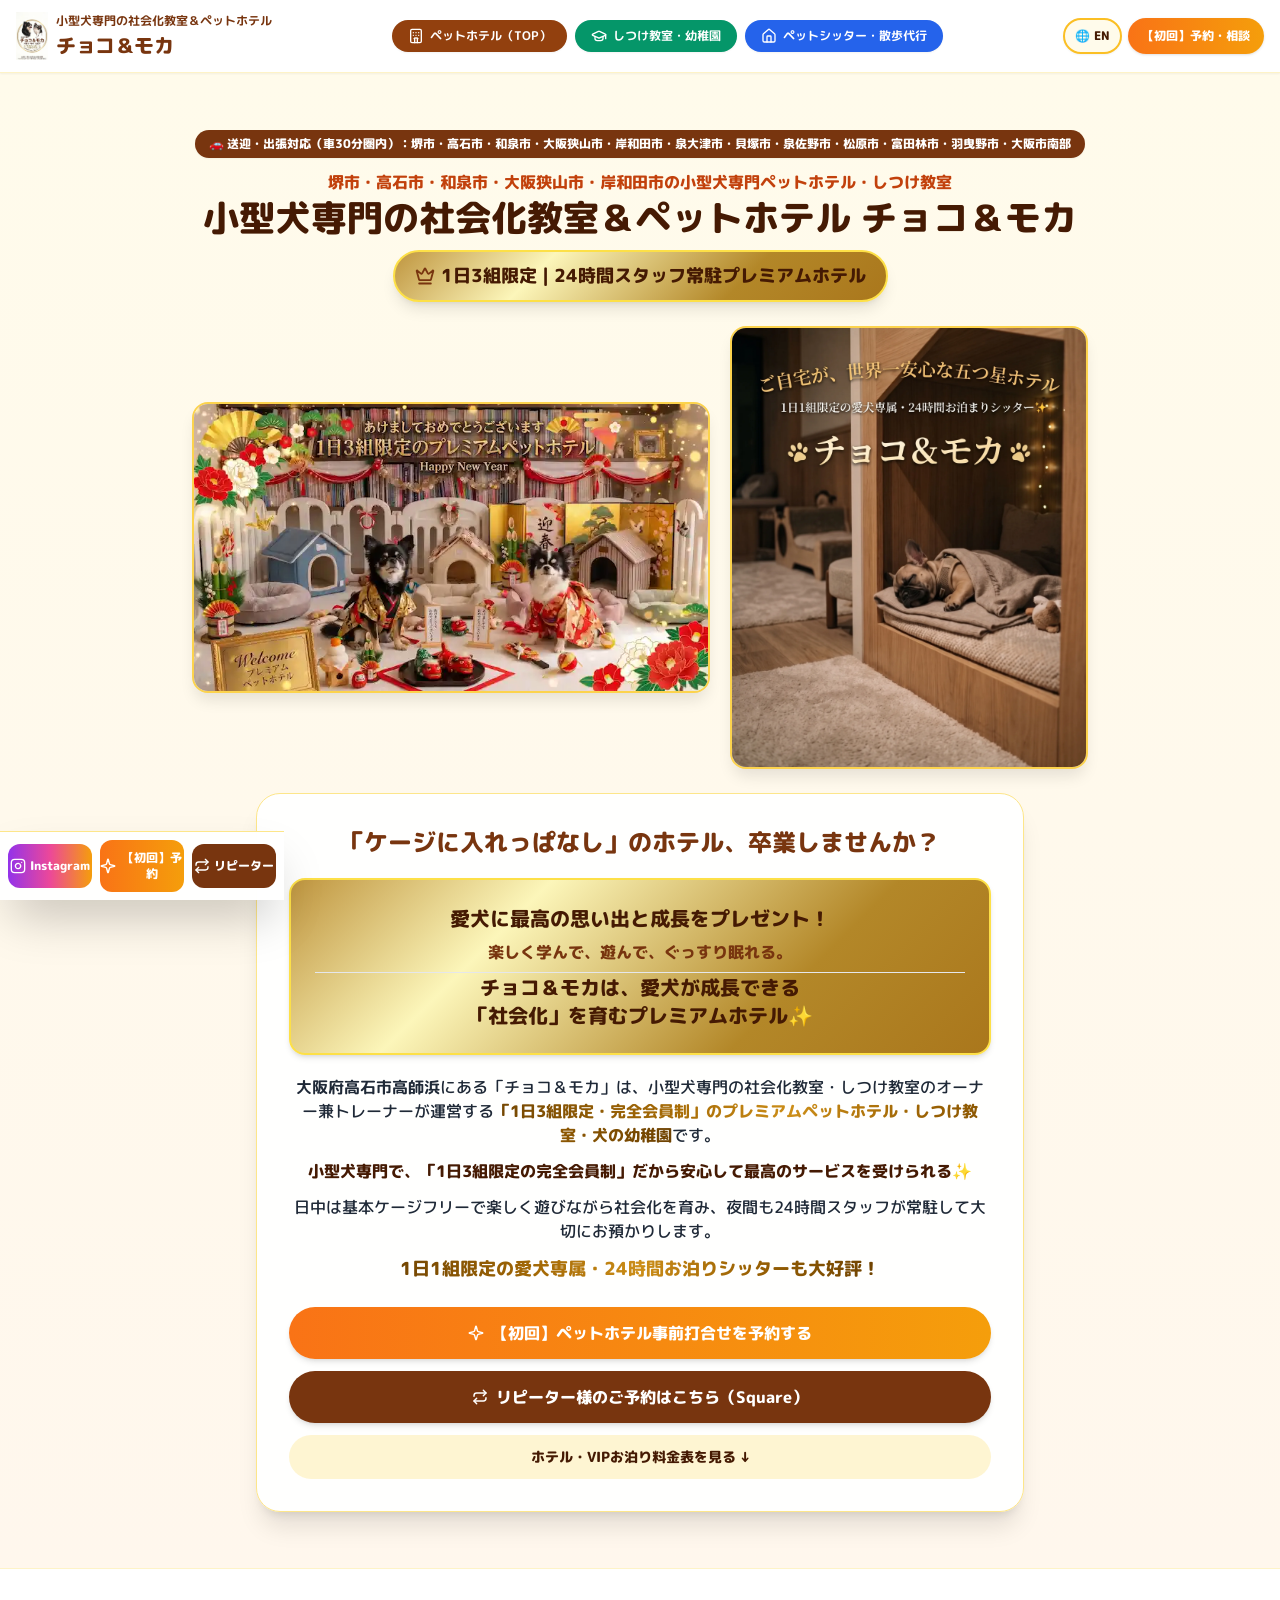
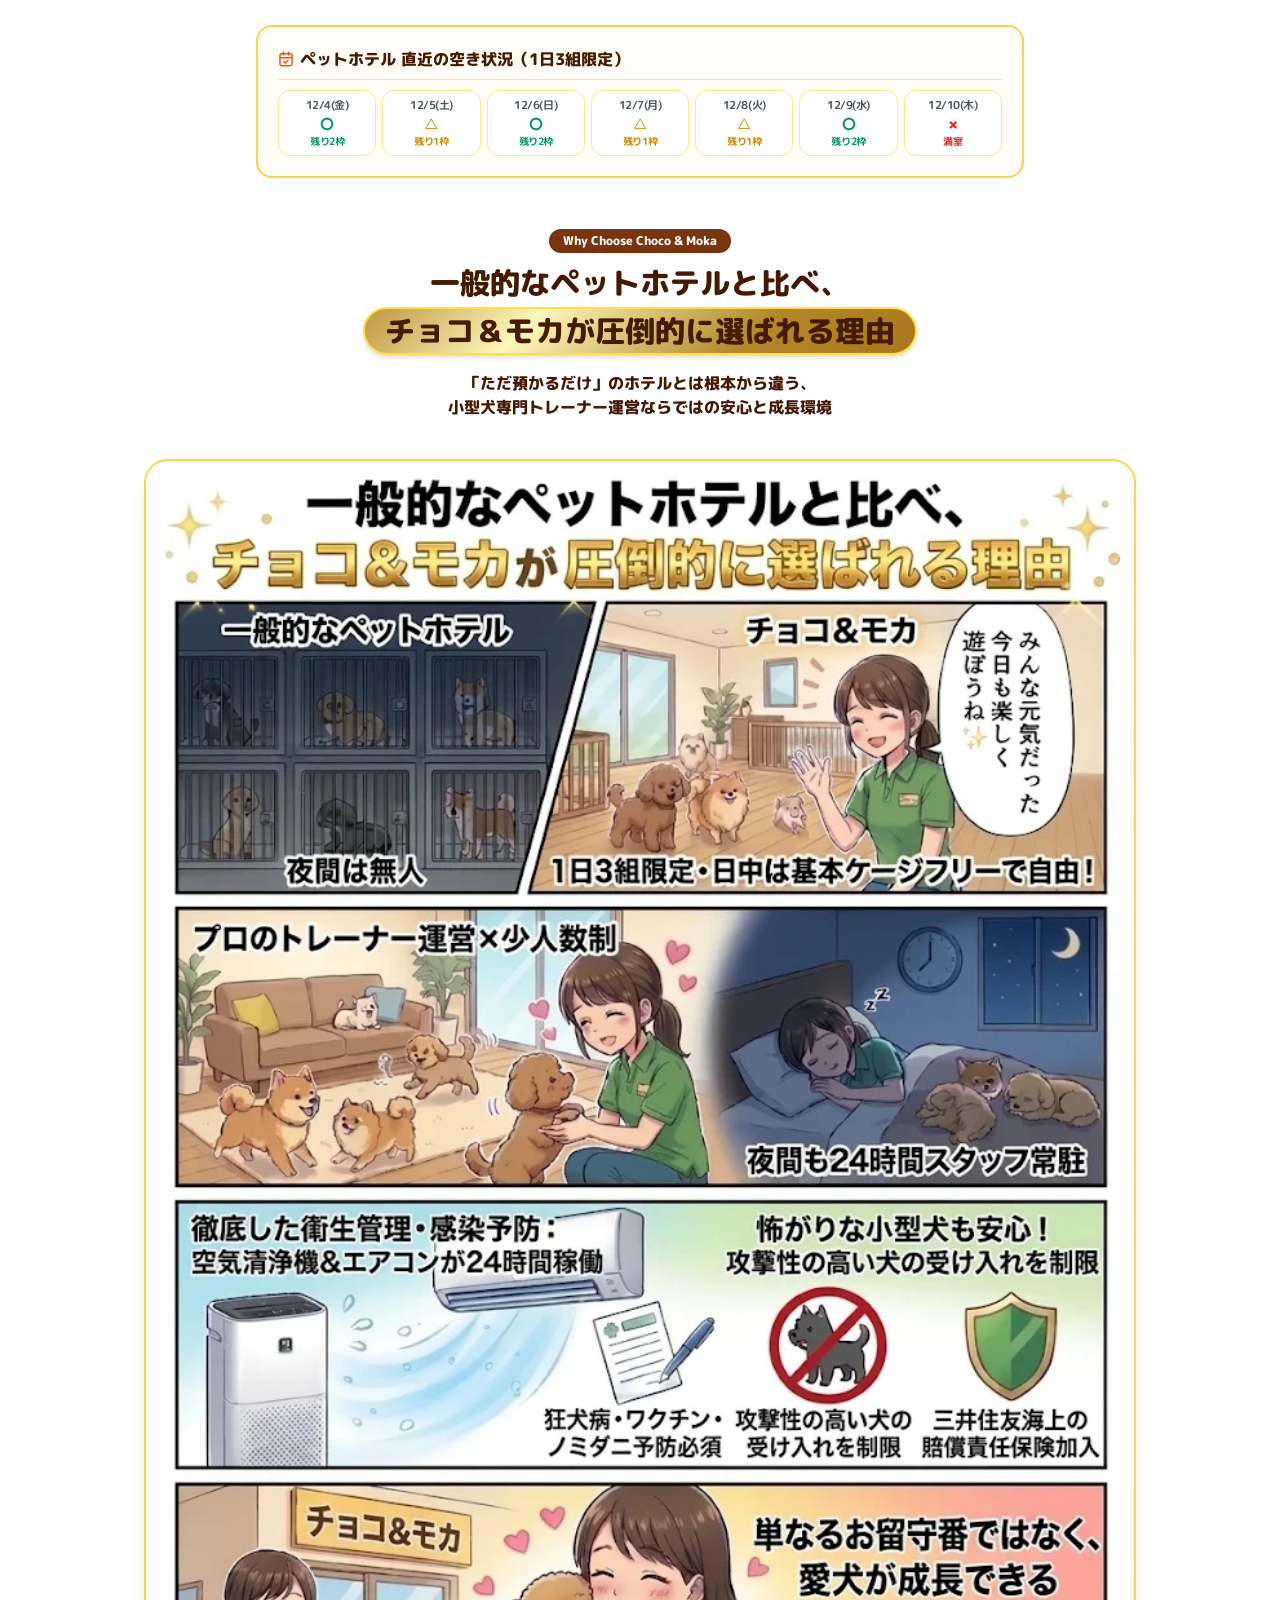
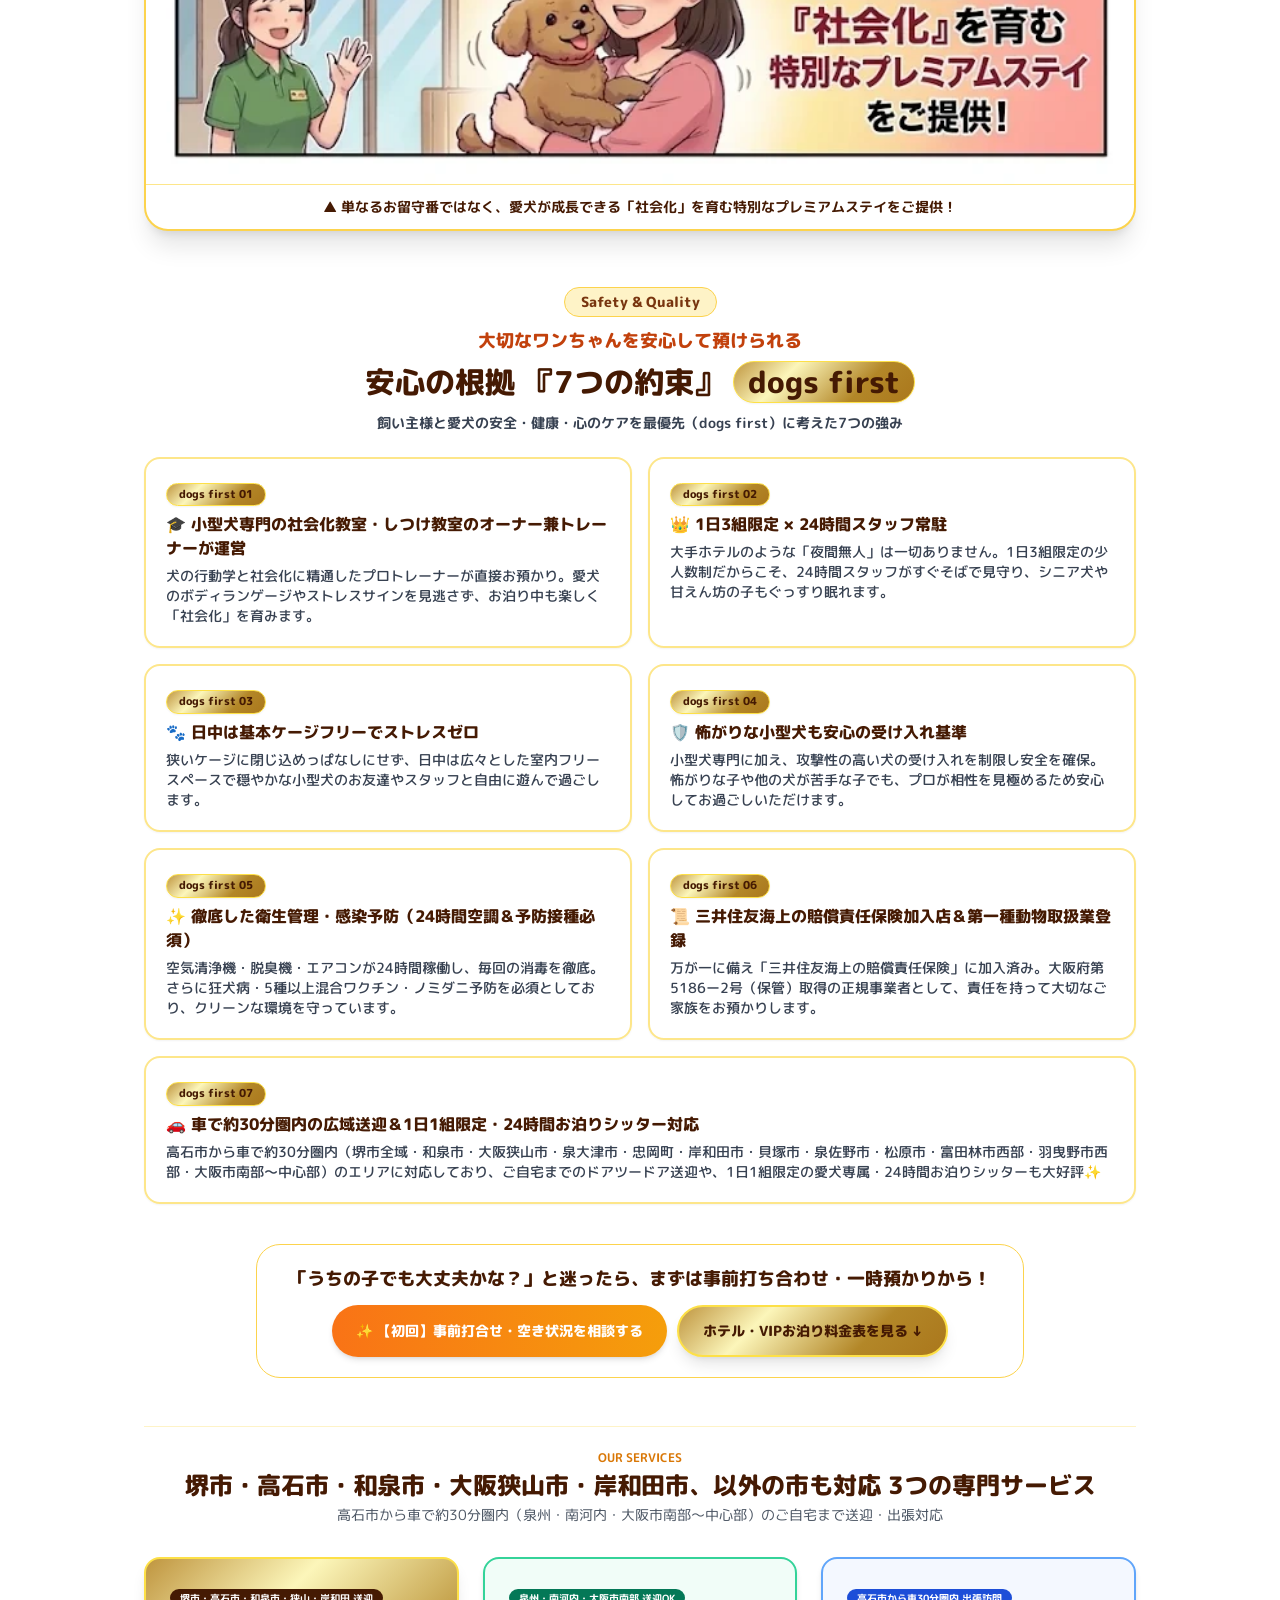
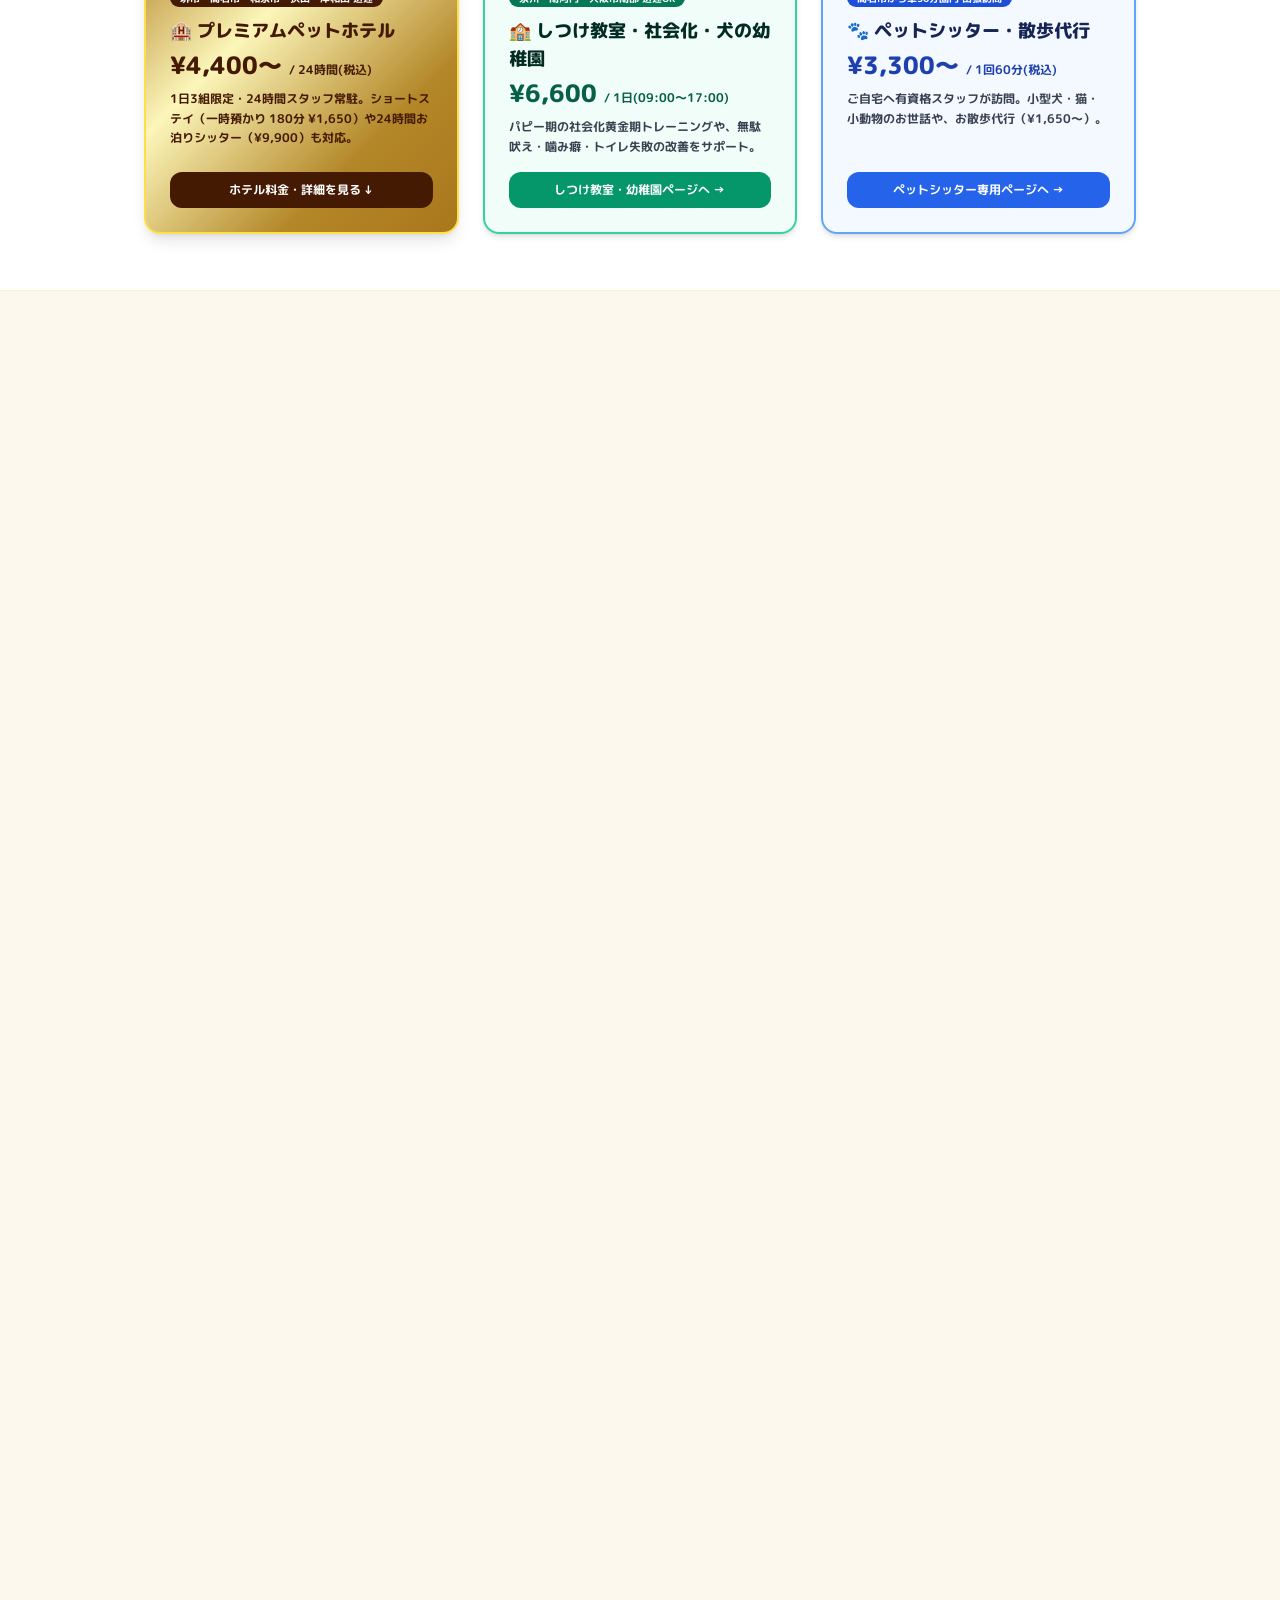
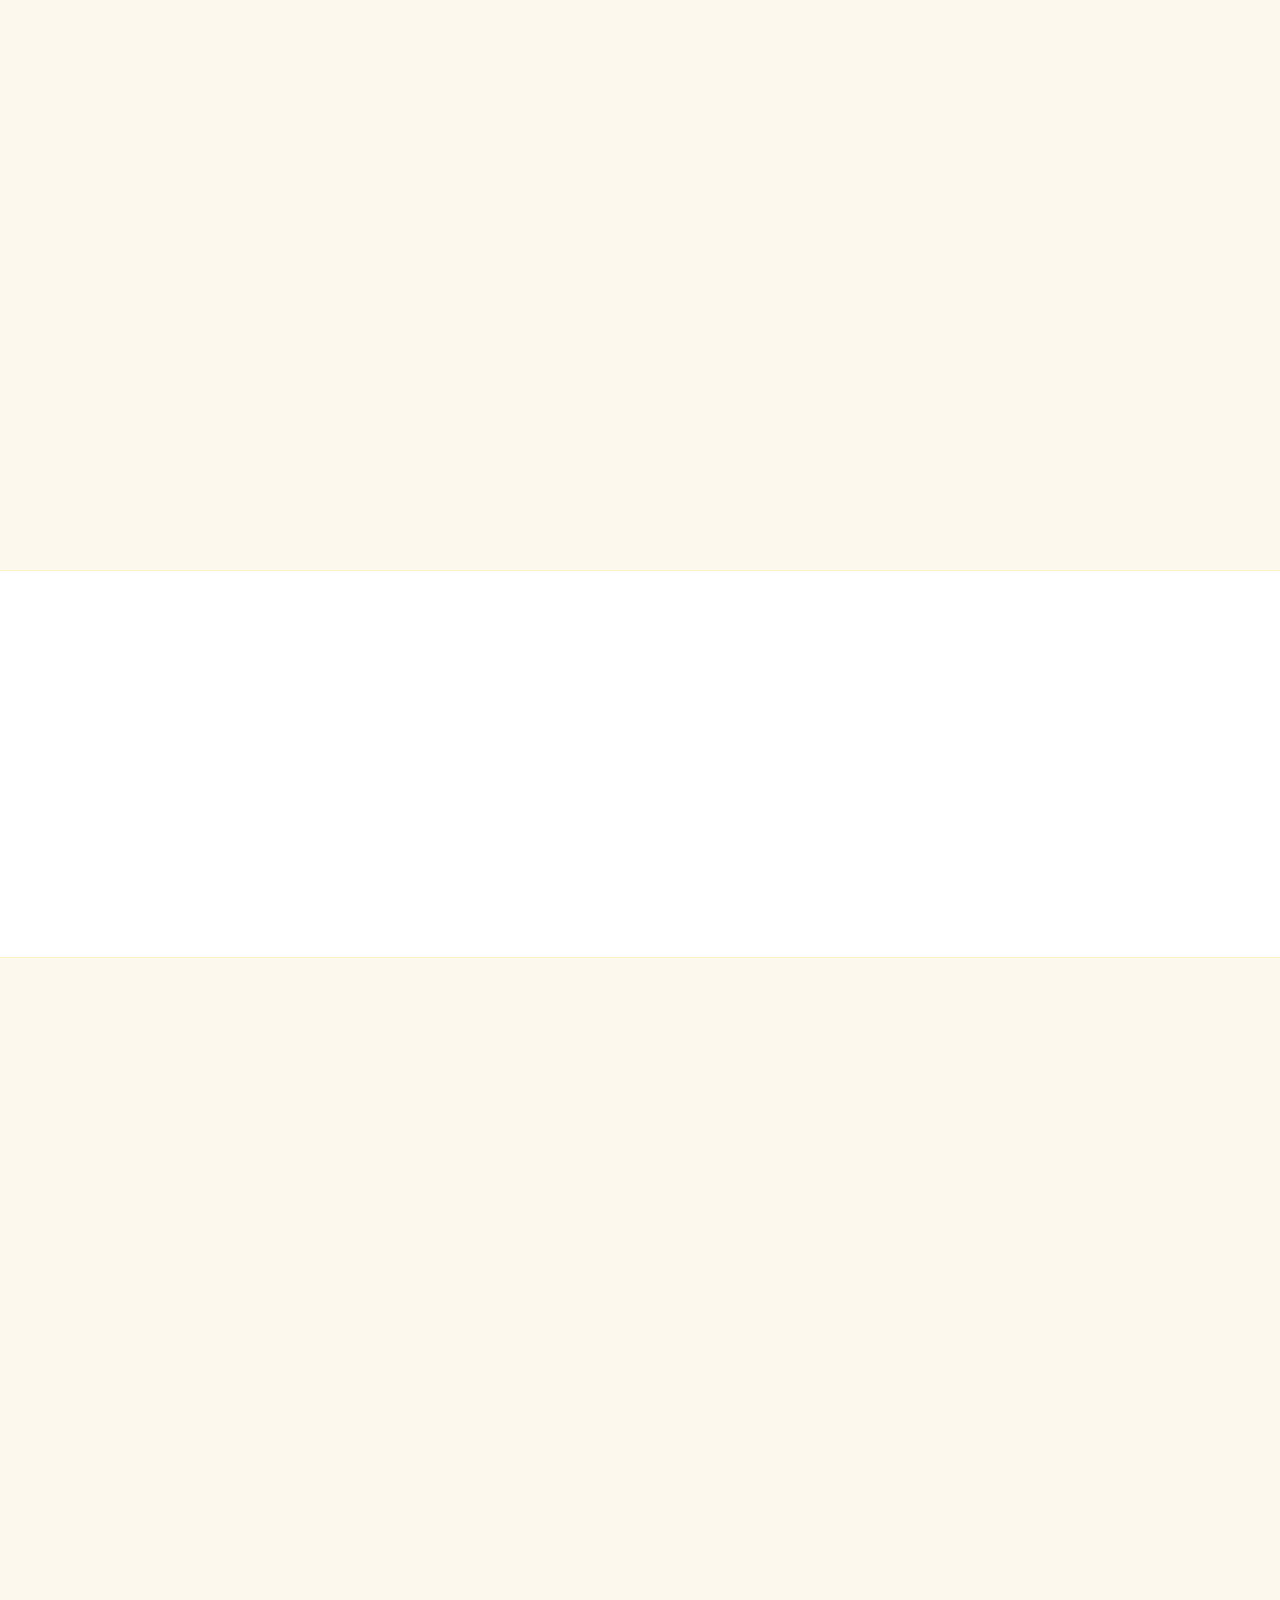
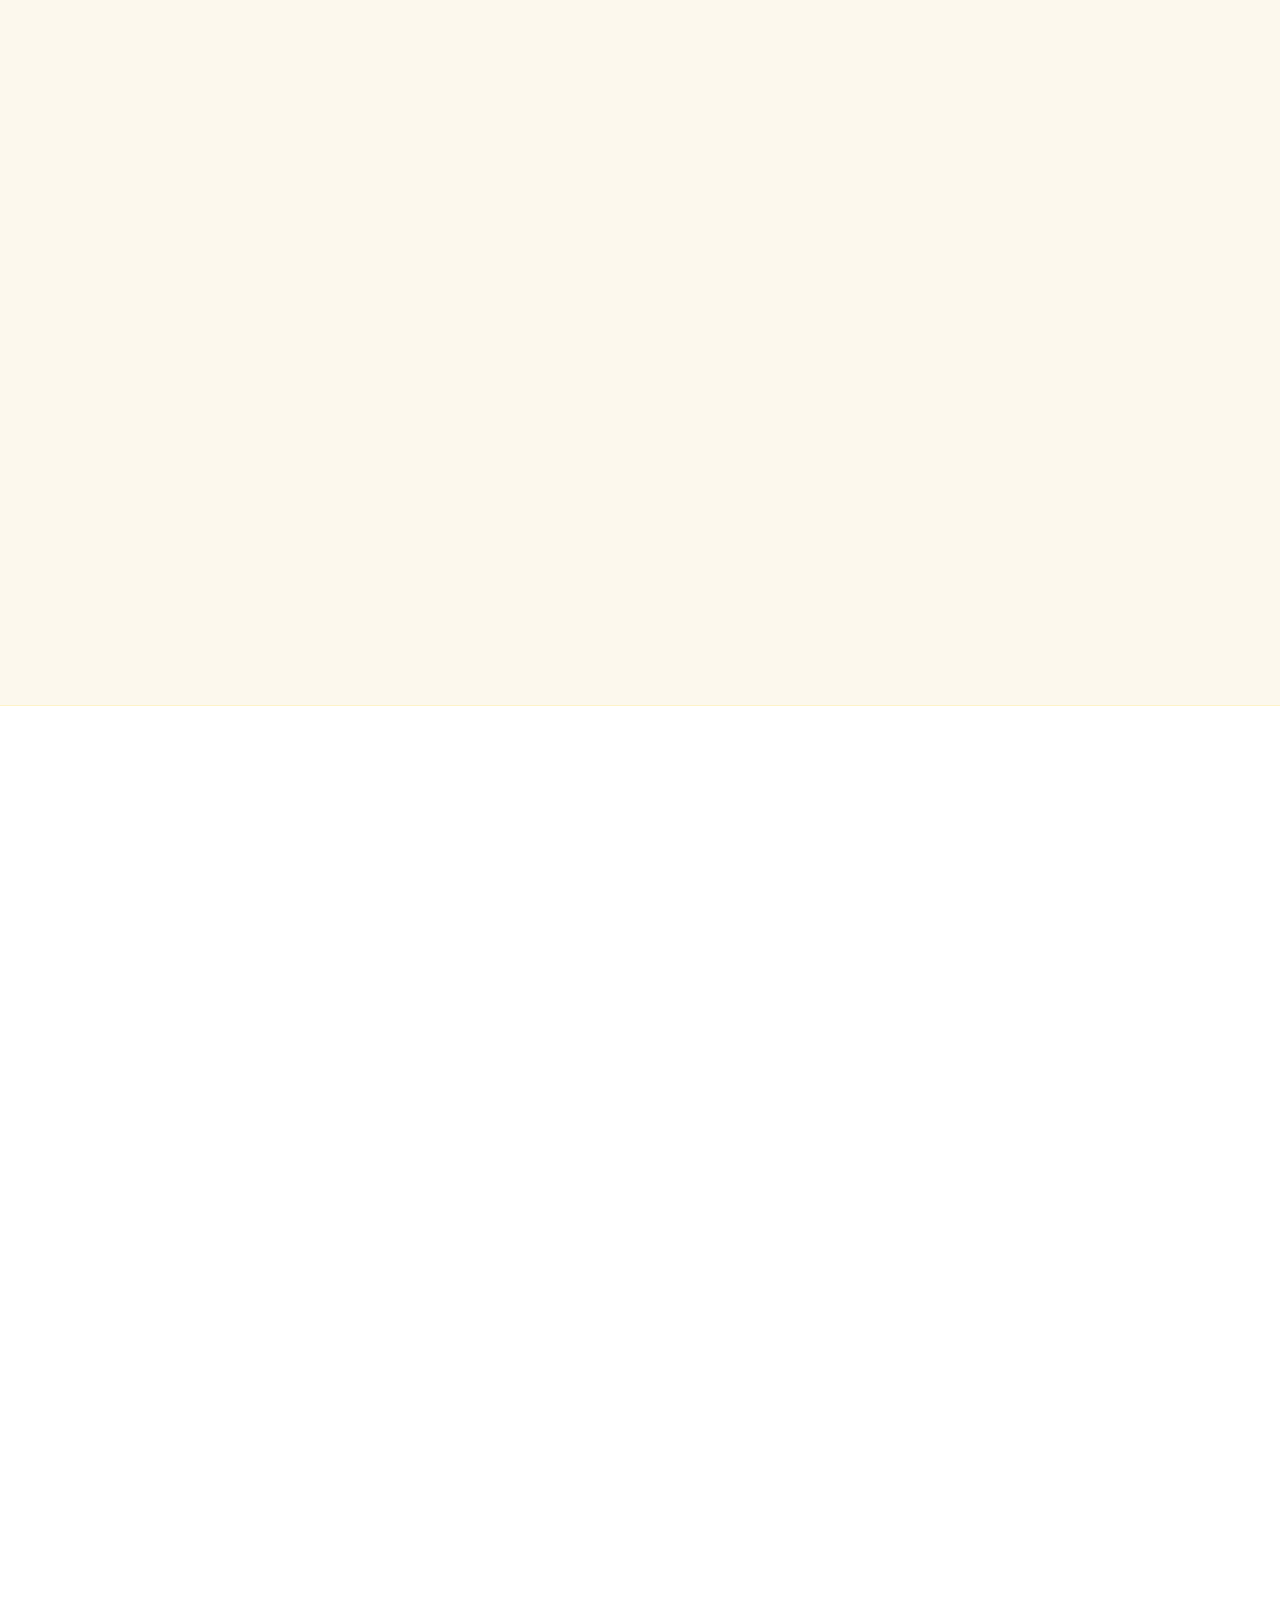
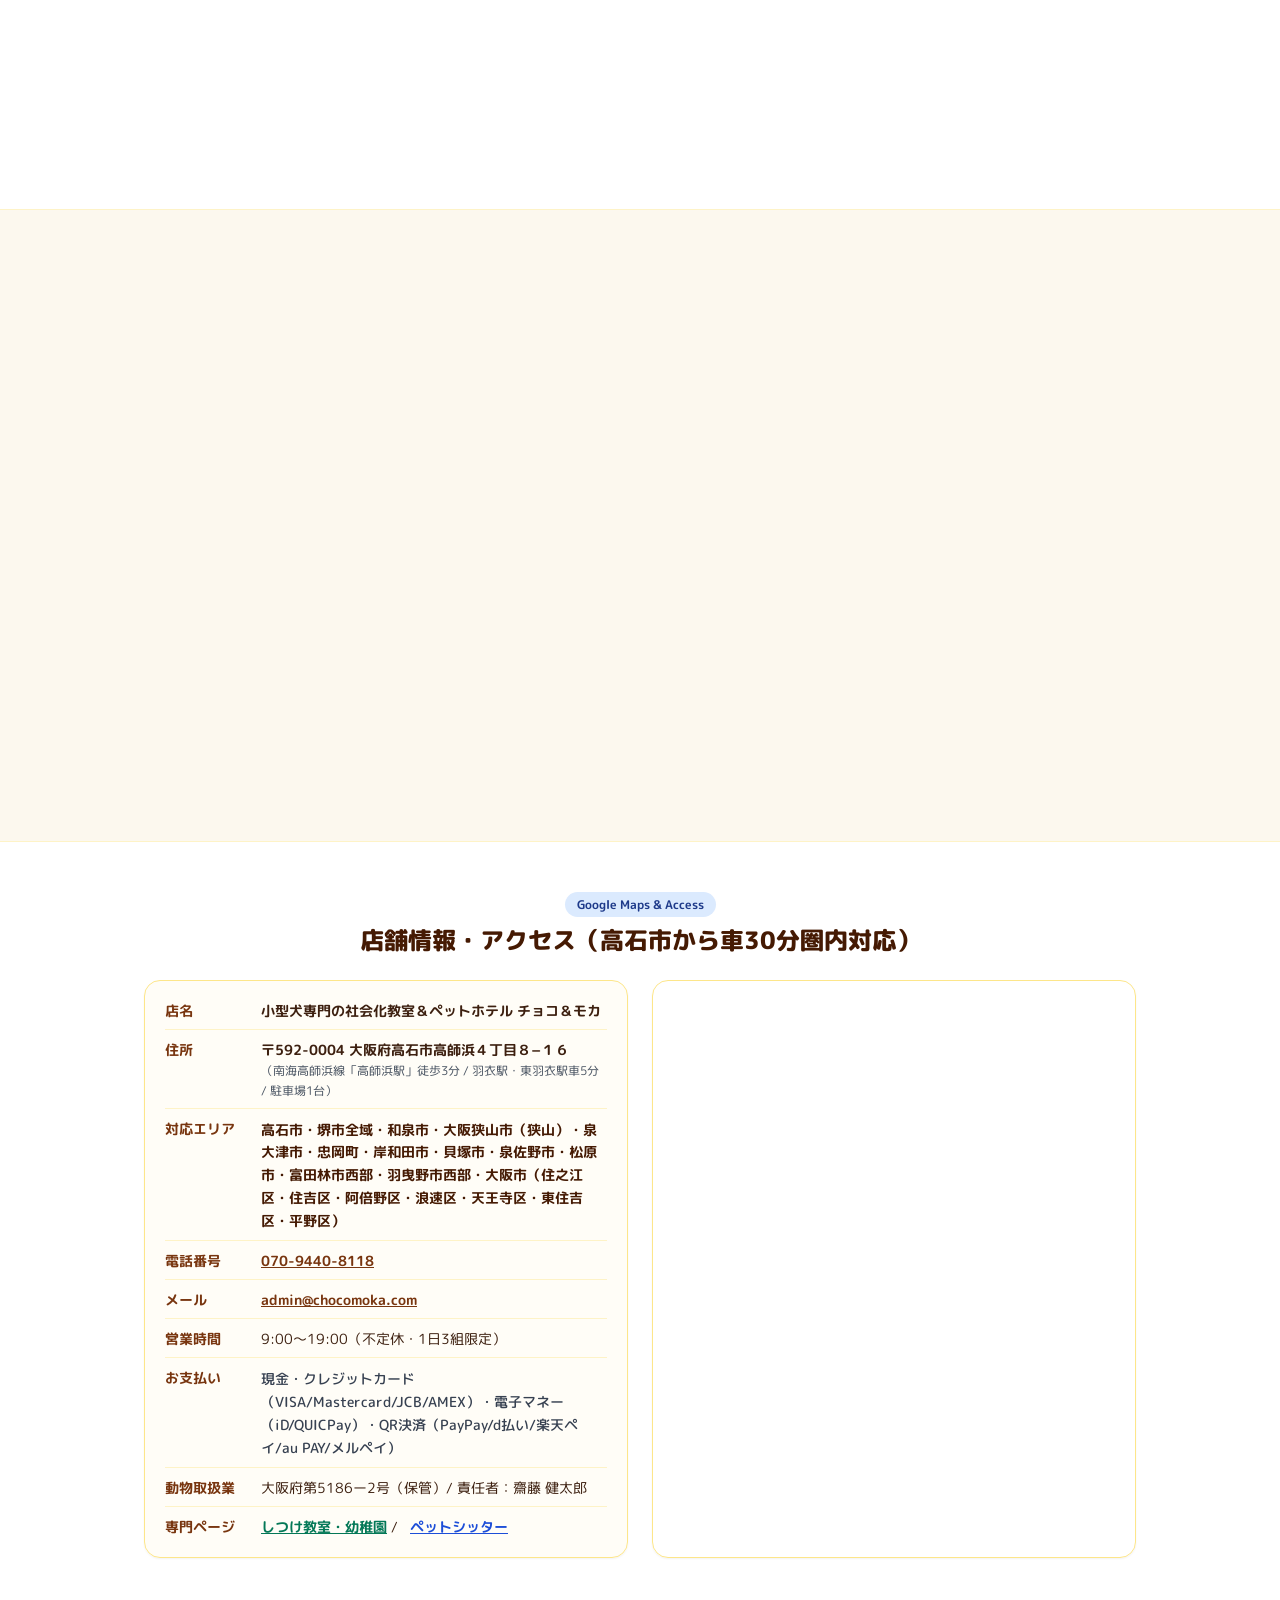
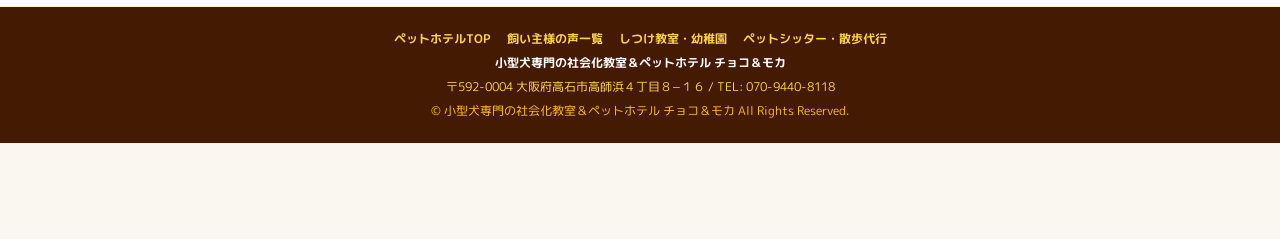
<file: index3.html>
<!DOCTYPE html>
<html lang="ja" class="scroll-smooth">
<head>
    <meta charset="UTF-8">
    <meta name="viewport" content="width=device-width, initial-scale=1.0, maximum-scale=5.0">
    <meta name="theme-color" content="#3D2010">
    <meta name="format-detection" content="telephone=no">
    <meta name="geo.region" content="JP-27">
    <meta name="geo.placename" content="大阪府高石市高師浜４丁目８−１６">

    <!-- スマホ検索ヒット率＆CTR最大化メタタグ（先頭32文字に地域×核キーワード集約） -->
    <title>【高石市・堺市・和泉市】小型犬専門のペットホテル・しつけ教室 チョコ＆モカ｜1日3組限定</title>
    <meta name="description" content="〒592-0004 大阪府高石市高師浜４丁目８−１６（高師浜駅徒歩3分・羽衣駅圏内・関西空港アクセス良好）の小型犬専門ペットホテル＆社会化教室「チョコ＆モカ」（1日3組限定・完全会員制・24時間スタッフ常駐・日中ケージフリー）。堺市・和泉市・大阪狭山市・岸和田市・泉大津市・忠岡町・貝塚市・泉佐野市・松原市・富田林市・羽曳野市・大阪市南部へ送迎・1日1組限定24時間お泊りシッター（¥9,900）出張対応。">
    <meta name="robots" content="index, follow, max-image-preview:large, max-snippet:-1, max-video-preview:-1">
    <link rel="canonical" href="https://chocomoka.com/">
    <link rel="alternate" hreflang="ja" href="https://chocomoka.com/">
    <link rel="alternate" hreflang="en" href="https://chocomoka.com/?lang=en">
    <link rel="alternate" hreflang="x-default" href="https://chocomoka.com/">

    <!-- OGP & Twitter Cards（SNS・LINEシェア・検索リッチ表示最適化） -->
    <meta property="og:type" content="website">
    <meta property="og:title" content="【高石市・堺市・和泉市】小型犬専門のペットホテル・しつけ教室 チョコ＆モカ｜1日3組限定">
    <meta property="og:description" content="【1日3組限定・完全会員制・24時間スタッフ常駐】高石市から車30分圏内（堺市・和泉市・大阪狭山市・岸和田市・泉大津市・貝塚市・泉佐野市・松原市・大阪市南部〜中心部）送迎・出張対応の小型犬専門プレミアムペットホテル＆しつけ教室。">
    <meta property="og:url" content="https://chocomoka.com/">
    <meta property="og:site_name" content="小型犬専門の社会化教室＆ペットホテル チョコ＆モカ">
    <meta property="og:image" content="https://chocomoka.com/chocomoka_new_year.webp">
    <meta property="og:image:width" content="1280">
    <meta property="og:image:height" content="720">
    <meta property="og:locale" content="ja_JP">
    <meta property="og:locale:alternate" content="en_US">
    <meta name="twitter:card" content="summary_large_image">
    <meta name="twitter:title" content="【高石市・堺市・和泉市】小型犬専門のペットホテル・しつけ教室 チョコ＆モカ">
    <meta name="twitter:description" content="【1日3組限定・完全会員制・24時間スタッフ常駐】堺市・高石市・和泉市・大阪狭山市・岸和田市・泉州・南河内・大阪市南部対応の小型犬専門プレミアムペットホテル＆しつけ教室。">
    <meta name="twitter:image" content="https://chocomoka.com/chocomoka_new_year.webp">

    <!-- LCP（最大視覚コンテンツ）最速読み込み＆Googleマップ事前接続確立 -->
    <link rel="preload" as="image" href="chocomoka_new_year.webp" imagesrcset="chocomoka_new_year-720.webp 720w, chocomoka_new_year.webp 1280w" imagesizes="(max-width: 767px) 100vw, 560px" fetchpriority="high">
    <link rel="preload" as="image" href="chocomoka-pet-hotel-dog-training-takaishi-sakai-logo.webp" fetchpriority="high">
    <link rel="preconnect" href="https://fonts.googleapis.com">
    <link rel="preconnect" href="https://fonts.gstatic.com" crossorigin>
    <link rel="preconnect" href="https://maps.google.com" crossorigin>
    <link rel="preconnect" href="https://maps.googleapis.com" crossorigin>
    <link rel="preconnect" href="https://maps.gstatic.com" crossorigin>
    <link rel="dns-prefetch" href="https://chocomoka.microcms.io">

    <!-- 静的ビルド済み軽量CSS -->
    <link rel="stylesheet" href="style.min.css">

    <!-- Core Web Vitals（LCP / INP / CLS）最適化＆金塊カラー＆カレンダー＆モーダル確実スクロールCSS -->
    <style>
      .cv-auto { content-visibility: auto; contain-intrinsic-size: auto 700px; }
      button, a, label, input, summary { touch-action: manipulation; }
      img { height: auto; }
      body { text-rendering: optimizeSpeed; -webkit-font-smoothing: antialiased; }

      /* 上品でくっきり読みやすい金塊カラー */
      .text-gold-bullion {
        background: linear-gradient(
          90deg,
          #734602 0%,
          #A66B06 30%,
          #CC8E18 50%,
          #9C6304 72%,
          #6E4201 100%
        );
        -webkit-background-clip: text;
        background-clip: text;
        color: transparent;
        font-weight: 800;
      }
      @supports not (-webkit-background-clip: text) {
        .text-gold-bullion {
          color: #8F5B04;
        }
      }

      .hero-gallery {
        display: grid;
        grid-template-columns: 1fr;
        gap: 1rem;
        align-items: center;
      }
      @media (min-width: 768px) {
        .hero-gallery {
          grid-template-columns: 1.45fr 1fr;
          gap: 1.25rem;
        }
      }
      .hero-card {
        width: 100%;
        overflow: hidden;
        border-radius: 1rem;
        border: 2px solid #fcd34d;
        background-color: #ffffff;
        box-shadow: 0 10px 15px -3px rgba(0, 0, 0, 0.1);
      }
      .hero-card img {
        display: block;
        width: 100%;
        height: auto;
        object-fit: cover;
      }
      .avail-grid {
        display: grid;
        grid-template-columns: repeat(7, minmax(0, 1fr));
        gap: 3px;
      }
      @media (min-width: 640px) {
        .avail-grid { gap: 6px; }
      }
      .avail-cell {
        min-width: 0;
        padding: 5px 1px;
        border-radius: 0.65rem;
        border: 1px solid #fde68a;
        background-color: #ffffff;
        text-align: center;
      }
      @media (min-width: 640px) {
        .avail-cell { padding: 8px 4px; border-radius: 0.75rem; }
      }
      .avail-date {
        font-size: clamp(8.5px, 2.3vw, 11px);
        line-height: 1.15;
        letter-spacing: -0.04em;
        white-space: nowrap;
        color: #4b5563;
      }
      .avail-label {
        font-size: clamp(7.5px, 2.05vw, 10px);
        line-height: 1.15;
        letter-spacing: -0.04em;
        white-space: nowrap;
      }
      .terms-check-box {
        display: inline-flex;
        align-items: center;
        justify-content: center;
        width: 22px;
        height: 22px;
        border-radius: 6px;
        border: 2px solid #b45309;
        background-color: #ffffff;
        color: #ffffff;
        font-size: 14px;
        font-weight: 800;
        line-height: 1;
        flex-shrink: 0;
        transition: all 0.15s ease;
      }
      .terms-check-box.is-checked {
        background-color: #059669;
        border-color: #059669;
        color: #ffffff;
      }
      #firstTimeModal {
        position: fixed !important;
        inset: 0 !important;
        z-index: 9990 !important;
        background-color: rgba(0, 0, 0, 0.65);
        padding: 16px;
      }
      #firstTimeModal.hidden { display: none !important; }
      #firstTimeModal:not(.hidden) {
        display: flex !important;
        align-items: center;
        justify-content: center;
      }
      #termsPdfModal {
        position: fixed !important;
        inset: 0 !important;
        z-index: 10000 !important;
        background-color: rgba(0, 0, 0, 0.8);
        overflow-y: auto !important;
        -webkit-overflow-scrolling: touch;
        padding: 12px;
      }
      #termsPdfModal.hidden { display: none !important; }
      #termsPdfModal:not(.hidden) { display: block !important; }
      .terms-modal-wrap {
        min-height: 100%;
        display: flex;
        align-items: center;
        justify-content: center;
      }
      .terms-modal-card {
        width: 100%;
        max-width: 680px;
        background-color: #ffffff;
        border-radius: 1.25rem;
        border: 2px solid #fcd34d;
        box-shadow: 0 25px 50px -12px rgba(0, 0, 0, 0.4);
        overflow: hidden;
        display: flex;
        flex-direction: column;
        max-height: 85vh;
        max-height: 85dvh;
      }
      .terms-modal-body {
        flex: 1 1 auto;
        min-height: 120px;
        overflow-y: scroll !important;
        -webkit-overflow-scrolling: touch;
        overscroll-behavior: contain;
        padding: 16px 20px;
      }
    </style>

    <!-- Webフォント軽量化＆非同期読み込み -->
    <link rel="preload" as="style" href="https://fonts.googleapis.com/css2?family=M+PLUS+Rounded+1c:wght@500;700;800&display=swap">
    <link href="https://fonts.googleapis.com/css2?family=M+PLUS+Rounded+1c:wght@500;700;800&display=swap" rel="stylesheet" media="print" onload="this.media='all'">
    <noscript><link href="https://fonts.googleapis.com/css2?family=M+PLUS+Rounded+1c:wght@500;700;800&display=swap" rel="stylesheet"></noscript>

    <!-- Schema.org 構造化データ（Google検索リッチリザルト・MEO・音声検索・FAQ 5問完全対応） -->
    <script type="application/ld+json">
    {
      "@context": "https://schema.org",
      "@graph": [
        {
          "@type": ["LocalBusiness", "LodgingBusiness", "PetStore"],
          "@id": "https://chocomoka.com/#organization",
          "name": "小型犬専門の社会化教室＆ペットホテル チョコ＆モカ",
          "alternateName": [
            "チョコ＆モカ",
            "CHOCO & MOCA Small Dog Socialization School & Pet Hotel",
            "高石市・堺市・和泉市ペットホテル チョコ＆モカ",
            "大阪狭山市・岸和田市・泉大津市・貝塚市・泉佐野市ペットホテル チョコ＆モカ",
            "松原市・富田林市・羽曳野市・大阪市南部ペットホテル チョコ＆モカ"
          ],
          "knowsLanguage": ["ja", "en"],
          "image": [
            {
              "@type": "ImageObject",
              "url": "https://chocomoka.com/chocomoka_new_year.webp",
              "width": 1280,
              "height": 720,
              "caption": "1日3組限定小型犬専門プレミアムペットホテル チョコ＆モカ"
            },
            {
              "@type": "ImageObject",
              "url": "https://chocomoka.com/chocomoka-pet-hotel-dog-training-takaishi-sakai-logo.webp",
              "width": 400,
              "height": 400,
              "caption": "小型犬専門の社会化教室＆ペットホテル チョコ＆モカ 公式ロゴ"
            }
          ],
          "logo": "https://chocomoka.com/chocomoka-pet-hotel-dog-training-takaishi-sakai-logo.webp",
          "url": "https://chocomoka.com/",
          "priceRange": "¥1,650 - ¥9,900",
          "currenciesAccepted": "JPY",
          "paymentAccepted": ["現金", "クレジットカード", "VISA", "Mastercard", "JCB", "American Express", "電子マネー", "iD", "QUICPay", "QRコード決済", "PayPay", "d払い", "楽天ペイ", "au PAY", "メルペイ"],
          "telephone": "+81-70-9440-8118",
          "email": "admin@chocomoka.com",
          "founder": {
            "@type": "Person",
            "name": "齋藤 健太郎",
            "jobTitle": "オーナー・ドッグトレーナー・動物取扱責任者"
          },
          "address": {
            "@type": "PostalAddress",
            "streetAddress": "高師浜４丁目８−１６（南海高師浜線 高師浜駅 徒歩3分）",
            "addressLocality": "高石市",
            "addressRegion": "大阪府",
            "postalCode": "592-0004",
            "addressCountry": "JP"
          },
          "hasMap": "https://www.google.com/maps/search/?api=1&query=%E5%B0%8F%E5%9E%8B%E7%8A%AC%E5%B0%82%E9%96%80%E3%81%AE%E7%A4%BE%E4%BC%9A%E5%8C%96%E6%95%99%E5%AE%A4%EF%BC%86%E3%83%9A%E3%83%83%E3%83%88%E3%83%9B%E3%83%86%E3%83%AB+%E3%83%81%E3%83%A7%E3%82%B3%EF%BC%86%E3%83%A2%E3%82%AB+%E3%80%92592-0004+%E5%A4%A7%E9%98%AA%E5%BA%9C%E9%AB%98%E7%9F%B3%E5%B8%82%E9%AB%98%E5%B8%AB%E6%B5%9C%EF%BC%94%E4%B8%81%E7%9B%AE%EF%BC%98%E2%88%92%EF%BC%91%EF%BC%96",
          "openingHoursSpecification": [{
            "@type": "OpeningHoursSpecification",
            "dayOfWeek": ["Monday", "Tuesday", "Wednesday", "Thursday", "Friday", "Saturday", "Sunday"],
            "opens": "09:00",
            "closes": "19:00"
          }],
          "areaServed": [
            {"@type": "City", "name": "高石市"}, {"@type": "City", "name": "堺市"},
            {"@type": "AdministrativeArea", "name": "堺市西区"}, {"@type": "AdministrativeArea", "name": "堺市堺区"},
            {"@type": "AdministrativeArea", "name": "堺市北区"}, {"@type": "AdministrativeArea", "name": "堺市中区"},
            {"@type": "AdministrativeArea", "name": "堺市東区"}, {"@type": "AdministrativeArea", "name": "堺市南区"},
            {"@type": "AdministrativeArea", "name": "堺市美原区"}, {"@type": "AdministrativeArea", "name": "大阪市住之江区"},
            {"@type": "AdministrativeArea", "name": "大阪市住吉区"}, {"@type": "AdministrativeArea", "name": "大阪市阿倍野区"},
            {"@type": "AdministrativeArea", "name": "大阪市浪速区"}, {"@type": "AdministrativeArea", "name": "大阪市天王寺区"},
            {"@type": "AdministrativeArea", "name": "大阪市東住吉区"}, {"@type": "AdministrativeArea", "name": "大阪市平野区"},
            {"@type": "City", "name": "泉大津市"}, {"@type": "City", "name": "和泉市"}, {"@type": "City", "name": "忠岡町"},
            {"@type": "City", "name": "岸和田市"}, {"@type": "City", "name": "貝塚市"}, {"@type": "City", "name": "泉佐野市"},
            {"@type": "City", "name": "大阪狭山市"}, {"@type": "City", "name": "松原市"}, {"@type": "City", "name": "富田林市"},
            {"@type": "City", "name": "羽曳野市"}
          ],
          "sameAs": [
            "https://www.instagram.com/pet_hotel_osaka_sakai_izumi/",
            "https://www.google.com/maps/search/?api=1&query=%E5%B0%8F%E5%9E%8B%E7%8A%AC%E5%B0%82%E9%96%80%E3%81%AE%E7%A4%BE%E4%BC%9A%E5%8C%96%E6%95%99%E5%AE%A4%EF%BC%86%E3%83%9A%E3%83%83%E3%83%88%E3%83%9B%E3%83%86%E3%83%AB+%E3%83%81%E3%83%A7%E3%82%B3%EF%BC%86%E3%83%A2%E3%82%AB+%E3%80%92592-0004+%E5%A4%A7%E9%98%AA%E5%BA%9C%E9%AB%98%E7%9F%B3%E5%B8%82%E9%AB%98%E5%B8%AB%E6%B5%9C%EF%BC%94%E4%B8%81%E7%9B%AE%EF%BC%98%E2%88%92%EF%BC%91%EF%BC%96"
          ]
        },
        {
          "@type": "WebPage",
          "@id": "https://chocomoka.com/#webpage",
          "url": "https://chocomoka.com/",
          "name": "【高石市・堺市・和泉市】小型犬専門のペットホテル・しつけ教室 チョコ＆モカ｜1日3組限定",
          "inLanguage": ["ja", "en"],
          "dateModified": "2026-11-26",
          "isPartOf": {"@id": "https://chocomoka.com/#organization"},
          "speakable": {
            "@type": "SpeakableSpecification",
            "cssSelector": ["#why-chocomoka", "#area-faq"]
          }
        },
        {
          "@type": "FAQPage",
          "mainEntity": [
            {
              "@type": "Question",
              "name": "ペットホテル利用時、堺市・和泉市・大阪狭山市・岸和田市・大阪市などの自宅まで送迎してもらえますか？",
              "acceptedAnswer": {
                "@type": "Answer",
                "text": "はい、店舗（〒592-0004 大阪府高石市高師浜４丁目８−１６）から車で約30分圏内のエリアのご自宅まで専用車で送迎いたします（5km以内¥550、以降5kmごとに+¥550）。片道10kmを超える遠方エリアは連泊ホテル送迎または24時間お泊りシッターにて承っております。"
              }
            },
            {
              "@type": "Question",
              "name": "夜間もスタッフは常駐していますか？ケージに入れっぱなしになりませんか？",
              "acceptedAnswer": {
                "@type": "Answer",
                "text": "はい、24時間スタッフが常駐しており、夜間も目が届く環境でお預かりいたします。日中は広々としたフリースペースで他の穏やかな小型犬と遊びながら過ごし、就寝時のみ安心できる個室スペースで休むスタイルのため、ケージに入れっぱなしになることはありません。"
              }
            },
            {
              "@type": "Question",
              "name": "ペットホテルのお泊りや一時預かりに必要な持ち物は何ですか？普段のごはんやお薬の投薬もお願いできますか？",
              "acceptedAnswer": {
                "@type": "Answer",
                "text": "1回分ずつ小分けにした普段食べ慣れているごはん（おやつ）、首輪・ハーネス・リード、お気に入りのおもちゃや飼い主様の匂いがついたタオルをお持ちください。また、初回時は1年以内の狂犬病予防注射済証・混合ワクチン接種証明書（5種以上）・本人確認書類をご提示いただきます。朝晩のお薬の投薬やフードのふやかしも個別カルテに沿って丁寧に対応いたします。"
              }
            },
            {
              "@type": "Question",
              "name": "関西空港（関空）からの旅行や出張で利用したいのですが、何時から何時まで預けられますか？ショートステイ（一時預かり）もできますか？",
              "acceptedAnswer": {
                "@type": "Answer",
                "text": "お預かり・お渡し時間は09:00〜19:00（時間外超過は60分ごとに¥550加算）で対応しております。南海高師浜線「高師浜駅」徒歩3分・羽衣駅圏内のため関西空港や大阪市内へのアクセスも良好です。また、お買い物や冠婚葬祭に便利なショートステイ（一時預かり 180分 ¥1,650）も1日3組限定でご利用いただけます。"
              }
            },
            {
              "@type": "Question",
              "name": "他の犬が苦手な怖がりな小型犬や、10歳以上のシニア犬（高齢犬）でも宿泊できますか？「完全会員制」とはどのような仕組みですか？",
              "acceptedAnswer": {
                "@type": "Answer",
                "text": "はい、小型犬専門・1日3組限定のため、他の犬が苦手な子やシニア犬も性格や体調に合わせて個別に見守りいたします。すべてのワンちゃんに安心・安全な環境をお約束するため、初回ご利用前に必ずご自宅での事前打ち合わせ（初回カルテ作成料¥2,200税込）とワクチン・健康状態の確認を行う「完全会員制」を採用しております。"
              }
            }
          ]
        }
      ]
    }
    </script>
</head>
<body class="antialiased leading-relaxed pb-24">

    <!-- 共通ヘッダー（ワンクリック英語切替ボタン搭載） -->
    <header class="sticky top-0 z-40 bg-white/95 backdrop-blur-md border-b border-amber-100 shadow-sm">
        <div class="max-w-7xl mx-auto px-3 sm:px-4 py-2 flex justify-between items-center gap-1.5 sm:gap-2">
            <a href="index.html" class="flex items-center space-x-2 shrink-0 group text-left py-1">
                <img src="chocomoka-pet-hotel-dog-training-takaishi-sakai-logo.webp" alt="堺市・高石市・和泉市・大阪狭山市・岸和田市の小型犬専門の社会化教室＆ペットホテル チョコ＆モカ ロゴ" width="48" height="48" class="h-10 sm:h-12 w-auto object-contain" fetchpriority="high" decoding="sync" onerror="this.onerror=null; this.src='logo.jpg';">
                <div class="min-w-0">
                    <p class="text-[9px] sm:text-xs font-bold text-amber-900 leading-none mb-0.5 truncate" data-i18n="header_sub">小型犬専門の社会化教室＆ペットホテル</p>
                    <span class="font-extrabold text-base sm:text-xl text-amber-900 tracking-tight leading-none block" data-i18n="header_brand">チョコ＆モカ</span>
                </div>
            </a>
            
            <nav aria-label="メインナビゲーション" class="hidden md:flex flex-1 justify-center items-center space-x-2 text-xs font-bold">
                <a href="index.html" aria-current="page" class="bg-amber-800 text-white px-4 py-2 rounded-full shadow-sm flex items-center gap-1.5 ring-2 ring-amber-400">
                    <svg class="w-4 h-4 shrink-0" viewBox="0 0 24 24" fill="none" stroke="currentColor" stroke-width="2" stroke-linecap="round" stroke-linejoin="round" aria-hidden="true"><path d="M10 22v-6.57"/><path d="M12 11h.01"/><path d="M12 7h.01"/><path d="M14 15.43V22"/><path d="M15 16a5 5 0 0 0-6 0"/><path d="M16 11h.01"/><path d="M16 7h.01"/><path d="M8 11h.01"/><path d="M8 7h.01"/><rect x="4" y="2" width="16" height="20" rx="2"/></svg>
                    <span data-i18n="nav_hotel">ペットホテル（TOP）</span>
                </a>
                <a href="school.html" class="bg-emerald-600 hover:bg-emerald-700 text-white px-4 py-2 rounded-full transition shadow-sm flex items-center gap-1.5">
                    <svg class="w-4 h-4 shrink-0" viewBox="0 0 24 24" fill="none" stroke="currentColor" stroke-width="2" stroke-linecap="round" stroke-linejoin="round" aria-hidden="true"><path d="M21.42 10.922a1 1 0 0 0-.019-1.838L12.83 5.18a2 2 0 0 0-1.66 0L2.6 9.08a1 1 0 0 0 0 1.832l8.57 3.908a2 2 0 0 0 1.66 0z"/><path d="M22 10v6"/><path d="M6 12.5V16a6 3 0 0 0 12 0v-3.5"/></svg>
                    <span data-i18n="nav_school">しつけ教室・幼稚園</span>
                </a>
                <a href="sitter.html" class="bg-blue-600 hover:bg-blue-700 text-white px-4 py-2 rounded-full transition shadow-sm flex items-center gap-1.5">
                    <svg class="w-4 h-4 shrink-0" viewBox="0 0 24 24" fill="none" stroke="currentColor" stroke-width="2" stroke-linecap="round" stroke-linejoin="round" aria-hidden="true"><path d="M15 21v-8a1 1 0 0 0-1-1h-4a1 1 0 0 0-1 1v8"/><path d="M3 10a2 2 0 0 1 .709-1.528l7-5.999a2 2 0 0 1 2.582 0l7 5.999A2 2 0 0 1 21 10v9a2 2 0 0 1-2 2H5a2 2 0 0 1-2-2z"/></svg>
                    <span data-i18n="nav_sitter">ペットシッター・散歩代行</span>
                </a>
            </nav>

            <div class="flex items-center gap-1.5 shrink-0">
                <button type="button" id="langToggleBtn" onclick="toggleLanguage()" aria-label="Switch language between Japanese and English" class="bg-amber-50 hover:bg-amber-100 text-amber-950 border-2 border-amber-400 font-extrabold text-[11px] sm:text-xs px-2.5 sm:px-3 py-2 rounded-full shadow-sm min-h-[40px] sm:min-h-[44px] inline-flex items-center gap-1 active:scale-95 transition">
                    <span aria-hidden="true">🌐</span>
                    <span id="langToggleLabel">EN</span>
                </button>

                <button type="button" onclick="openModal()" class="bg-gradient-to-r from-orange-500 to-amber-500 text-white font-extrabold text-[11px] sm:text-xs px-3 sm:px-3.5 py-2.5 rounded-full shadow shrink-0 min-h-[40px] sm:min-h-[44px] active:scale-95 transition" data-i18n="header_cta">
                    【初回】予約・相談
                </button>
            </div>
        </div>

        <nav aria-label="モバイルナビゲーション" class="md:hidden bg-amber-50/90 border-t border-amber-200 px-2 py-1.5 flex justify-center gap-1.5 overflow-x-auto no-scrollbar text-[11px] font-extrabold">
            <a href="index.html" aria-current="page" class="bg-amber-800 text-white px-3 py-1 rounded-full shrink-0 shadow-sm" data-i18n="m_nav_hotel">🏨 ペットホテル</a>
            <a href="school.html" class="bg-white text-emerald-800 border border-emerald-300 px-3 py-1 rounded-full shrink-0" data-i18n="m_nav_school">🏫 しつけ教室・幼稚園</a>
            <a href="sitter.html" class="bg-white text-blue-800 border border-blue-300 px-3 py-1 rounded-full shrink-0" data-i18n="m_nav_sitter">🐾 ペットシッター</a>
        </nav>
    </header>

    <main>
        <!-- ① ヒーローセクション -->
        <section class="bg-gradient-to-b from-amber-50 to-orange-50 py-8 sm:py-14 border-b border-amber-100">
            <div class="max-w-5xl mx-auto px-4 text-center">
                <div class="inline-block bg-amber-900 text-white text-[10px] sm:text-xs font-extrabold px-3.5 py-1.5 rounded-full mb-3 shadow-sm leading-snug" data-i18n="hero_area_badge">
                    🚗 送迎・出張対応（車30分圏内）：堺市・高石市・和泉市・大阪狭山市・岸和田市・泉大津市・貝塚市・泉佐野市・松原市・富田林市・羽曳野市・大阪市南部
                </div>
                
                <h1 class="text-xl sm:text-3xl md:text-4xl font-extrabold text-amber-950 mb-3 leading-snug">
                    <span class="block text-xs sm:text-base text-orange-700 font-extrabold mb-1" data-i18n="hero_h1_sub">堺市・高石市・和泉市・大阪狭山市・岸和田市の小型犬専門ペットホテル・しつけ教室</span>
                    <span data-i18n-html="hero_h1_main">小型犬専門の社会化教室＆ペットホテル<br class="sm:hidden"> チョコ＆モカ</span>
                </h1>

                <div class="mb-6 inline-block max-w-full">
                    <div class="inline-flex items-center justify-center gap-1.5 gold-gradient-bg text-amber-950 text-xs sm:text-lg font-extrabold px-4 sm:px-5 py-2.5 rounded-full border-2 border-yellow-300 shadow-lg">
                        <svg class="w-4 h-4 sm:w-5 sm:h-5 text-amber-900 shrink-0" viewBox="0 0 24 24" fill="none" stroke="currentColor" stroke-width="2.2" stroke-linecap="round" stroke-linejoin="round" aria-hidden="true"><path d="M11.562 3.266a.5.5 0 0 1 .876 0L15.39 8.87a1 1 0 0 0 1.516.294L21.183 5.5a.5.5 0 0 1 .798.519l-2.834 10.246a1 1 0 0 1-.956.734H5.81a1 1 0 0 1-.957-.734L2.02 6.02a.5.5 0 0 1 .798-.519l4.276 3.664a1 1 0 0 0 1.516-.294z"/><path d="M5 21h14"/></svg>
                        <span data-i18n="hero_gold_badge">1日3組限定 | 24時間スタッフ常駐プレミアムホテル</span>
                    </div>
                </div>

                <div class="max-w-4xl mx-auto mb-6 hero-gallery">
                    <div class="hero-card">
                        <img src="chocomoka_new_year.webp" srcset="chocomoka_new_year-720.webp 720w, chocomoka_new_year.webp 1280w" sizes="(max-width: 767px) 100vw, 560px" alt="堺市・高石市・和泉市・大阪狭山市・岸和田市の1日3組限定小型犬専門プレミアムペットホテル チョコ＆モカ 24時間スタッフ常駐" width="1280" height="720" fetchpriority="high" decoding="sync" onerror="this.onerror=null;this.removeAttribute('srcset');this.src='11.jpg';">
                    </div>
                    <div class="hero-card">
                        <img src="chocomoka-24h-pet-sitting.webp.webp" alt="1日1組限定の愛犬専属・24時間お泊りシッター 堺市・高石市・和泉市・大阪狭山市・岸和田市・大阪市南部出張対応 チョコ＆モカ" width="800" height="800" loading="lazy" decoding="async" onerror="this.onerror=null; this.src='14.jpg';">
                    </div>
                </div>

                <div class="bg-white/95 p-5 sm:p-8 rounded-3xl shadow-xl border border-amber-200 max-w-3xl mx-auto space-y-5">
                    <p class="text-base sm:text-2xl font-extrabold text-amber-900 leading-snug" data-i18n-html="hero_catch">「ケージに入れっぱなし」のホテル、<br class="sm:hidden">卒業しませんか？</p>

                    <div class="gold-gradient-bg rounded-2xl p-4 sm:p-6 border-2 border-yellow-300 shadow-md text-amber-950 space-y-2">
                        <p class="text-sm sm:text-xl font-extrabold leading-snug" data-i18n="hero_box1">
                            愛犬に最高の思い出と成長をプレゼント！
                        </p>
                        <p class="text-xs sm:text-base font-extrabold text-amber-900" data-i18n="hero_box2">
                            楽しく学んで、遊んで、ぐっすり眠れる。
                        </p>
                        <p class="text-sm sm:text-xl font-extrabold leading-snug pt-1.5 border-t border-amber-900/20" data-i18n-html="hero_box3">
                            <span class="block">チョコ＆モカは、愛犬が成長できる</span>
                            <span class="block">「社会化」を育むプレミアムホテル✨</span>
                        </p>
                    </div>

                    <!-- ご指定の4段落・金塊色強調テキスト -->
                    <div class="space-y-3 text-xs sm:text-base text-gray-800 leading-relaxed text-left sm:text-center font-medium">
                        <p data-i18n-html="hero_desc1">
                            <strong>大阪府高石市高師浜</strong>にある「チョコ＆モカ」は、小型犬専門の社会化教室・しつけ教室のオーナー兼トレーナーが運営する<span class="text-gold-bullion">「1日3組限定・完全会員制」のプレミアムペットホテル・しつけ教室・犬の幼稚園</span>です。
                        </p>
                        <p class="font-extrabold text-amber-950" data-i18n="hero_desc2">
                            小型犬専門で、「1日3組限定の完全会員制」だから安心して最高のサービスを受けられる✨
                        </p>
                        <p data-i18n="hero_desc3">
                            日中は基本ケージフリーで楽しく遊びながら社会化を育み、夜間も24時間スタッフが常駐して大切にお預かりします。
                        </p>
                        <p class="text-sm sm:text-lg" data-i18n-html="hero_desc4">
                            <span class="text-gold-bullion">1日1組限定の愛犬専属・24時間お泊りシッターも大好評！</span>
                        </p>
                    </div>

                    <!-- 飼い主様が迷わず行動できる離脱防止CTA導線 -->
                    <div class="pt-1 flex flex-col items-center gap-3 max-w-md mx-auto">
                        <button type="button" onclick="openModal()" class="w-full inline-flex items-center justify-center gap-2 bg-gradient-to-r from-orange-500 to-amber-500 text-white text-xs sm:text-base font-extrabold px-6 sm:px-8 py-3.5 rounded-full shadow-md min-h-[48px] active:scale-95 transition">
                            <svg class="w-4 h-4 shrink-0" viewBox="0 0 24 24" fill="none" stroke="currentColor" stroke-width="2.2" stroke-linecap="round" stroke-linejoin="round" aria-hidden="true"><path d="M9.937 15.5A2 2 0 0 0 8.5 14.063l-6.135-1.582a.5.5 0 0 1 0-.962L8.5 9.936A2 2 0 0 0 9.937 8.5l1.582-6.135a.5.5 0 0 1 .963 0L14.063 8.5A2 2 0 0 0 15.5 9.937l6.135 1.581a.5.5 0 0 1 0 .964L15.5 14.063a2 2 0 0 0-1.437 1.437l-1.582 6.135a.5.5 0 0 1-.963 0z"/></svg>
                            <span data-i18n="cta_first">【初回】ペットホテル事前打合せを予約する</span>
                        </button>

                        <a href="https://chocomoka.square.site" target="_blank" rel="noopener noreferrer" class="w-full inline-flex items-center justify-center gap-2 bg-amber-900 hover:bg-amber-950 text-white text-xs sm:text-base font-extrabold px-6 sm:px-8 py-3.5 rounded-full shadow-md min-h-[48px] active:scale-95 transition">
                            <svg class="w-4 h-4 shrink-0" viewBox="0 0 24 24" fill="none" stroke="currentColor" stroke-width="2.2" stroke-linecap="round" stroke-linejoin="round" aria-hidden="true"><path d="m17 2 4 4-4 4"/><path d="M3 11v-1a4 4 0 0 1 4-4h14"/><path d="m7 22-4-4 4-4"/><path d="M21 13v1a4 4 0 0 1-4 4H3"/></svg>
                            <span data-i18n="cta_repeat">リピーター様のご予約はこちら（Square）</span>
                        </a>

                        <a href="#hotel-price" class="w-full inline-flex items-center justify-center gap-1.5 bg-amber-100/80 hover:bg-amber-100 text-amber-950 text-xs sm:text-sm font-extrabold px-5 py-3 rounded-full transition">
                            <span data-i18n="cta_jump">ホテル・VIPお泊り料金表を見る ↓</span>
                        </a>
                    </div>
                </div>
            </div>
        </section>

        <!-- ② 直近の空き状況 ＆ 選ばれる理由 -->
        <section class="py-10 sm:py-14 bg-white border-b border-amber-100">
            <div class="max-w-5xl mx-auto px-3 sm:px-4 space-y-12">
                <div class="max-w-3xl mx-auto">
                    <div class="bg-amber-50/50 rounded-2xl p-2.5 sm:p-5 shadow-sm border-2 border-amber-300 text-left">
                        <h2 class="font-extrabold text-amber-950 text-xs sm:text-base flex items-center gap-1.5 mb-2.5 pb-2 border-b border-amber-200 px-0.5">
                            <svg class="w-4 h-4 text-orange-600 shrink-0" viewBox="0 0 24 24" fill="none" stroke="currentColor" stroke-width="2.2" stroke-linecap="round" stroke-linejoin="round" aria-hidden="true"><path d="M8 2v4"/><path d="M16 2v4"/><rect width="18" height="18" x="3" y="4" rx="2"/><path d="M3 10h18"/><path d="m9 16 2 2 4-4"/></svg>
                            <span data-i18n="avail_title">ペットホテル 直近の空き状況（1日3組限定）</span>
                        </h2>
                        <div id="availability-grid" class="avail-grid font-bold min-h-[60px]"></div>
                    </div>
                </div>

                <div id="why-chocomoka" class="space-y-10">
                    <div class="text-center max-w-3xl mx-auto space-y-3">
                        <span class="inline-block bg-amber-900 text-white text-[11px] sm:text-xs font-extrabold px-3.5 py-1 rounded-full shadow-sm">
                            Why Choose Choco &amp; Moka
                        </span>
                        <h2 class="text-lg sm:text-3xl font-extrabold text-amber-950 leading-snug" data-i18n-html="why_h2">
                            <span class="block mb-1.5">一般的なペットホテルと比べ、</span>
                            <span class="inline-block gold-gradient-bg text-amber-950 px-4 sm:px-5 py-1 rounded-full border-2 border-yellow-300 shadow-md">チョコ＆モカが圧倒的に選ばれる理由</span>
                        </h2>
                        <p class="text-xs sm:text-base text-amber-950 font-extrabold leading-relaxed pt-1" data-i18n-html="why_sub">
                            <span class="block">「ただ預かるだけ」のホテルとは根本から違う、</span>
                            <span class="block">小型犬専門トレーナー運営ならではの安心と成長環境</span>
                        </p>
                    </div>

                    <figure class="w-full max-w-xl mx-auto rounded-3xl overflow-hidden shadow-xl border-2 border-amber-300 bg-white">
                        <img src="chocomoca-pethotel-takaishi-sakai-osaka-izumiotsu-izumi-kishiwada-kaizuka-izumisano-sayama-matsubara-tondabayashi-habikino.webp" alt="一般的なペットホテルと比べ、チョコ＆モカが圧倒的に選ばれる理由" width="768" height="1024" class="w-full h-auto object-contain block" loading="lazy" decoding="async">
                        <figcaption class="bg-amber-100/90 text-amber-950 text-xs sm:text-sm font-bold text-center py-3 px-4 border-t border-amber-200 leading-relaxed" data-i18n="why_cap">
                            ▲ 単なるお留守番ではなく、愛犬が成長できる「社会化」を育む特別なプレミアムステイをご提供！
                        </figcaption>
                    </figure>

                    <div id="promise" class="pt-4 space-y-6">
                        <div class="text-center max-w-3xl mx-auto space-y-2.5">
                            <span class="inline-block bg-amber-100 text-amber-900 text-xs sm:text-sm font-extrabold px-4 py-1 rounded-full border border-amber-300 tracking-wide">
                                Safety &amp; Quality
                            </span>
                            <h2 class="text-lg sm:text-3xl font-extrabold text-amber-950 leading-snug" data-i18n-html="promise_h2">
                                <span class="block text-sm sm:text-lg text-orange-700 font-extrabold mb-1.5">大切なワンちゃんを安心して預けられる</span>
                                <span>安心の根拠 『7つの約束』 </span>
                                <span class="inline-block gold-gradient-bg text-amber-950 px-3.5 py-0.5 rounded-full border border-yellow-300 shadow-sm align-middle">dogs first</span>
                            </h2>
                            <p class="text-xs sm:text-sm text-gray-700 font-bold" data-i18n="promise_sub">
                                飼い主様と愛犬の安全・健康・心のケアを最優先（dogs first）に考えた7つの強み
                            </p>
                        </div>

                        <div class="grid grid-cols-1 md:grid-cols-2 gap-4">
                            <div class="bg-amber-50/60 p-5 rounded-2xl border-2 border-amber-200 shadow-sm space-y-1.5">
                                <span class="inline-block gold-gradient-bg text-amber-950 text-[11px] font-extrabold px-3 py-0.5 rounded-full border border-yellow-300 shadow-sm">dogs first 01</span>
                                <h3 class="text-sm sm:text-base font-extrabold text-amber-950" data-i18n="p1_t">🎓 小型犬専門の社会化教室・しつけ教室のオーナー兼トレーナーが運営</h3>
                                <p class="text-xs sm:text-sm text-gray-700 leading-relaxed font-medium" data-i18n="p1_d">犬の行動学と社会化に精通したプロトレーナーが直接お預かり。愛犬のボディランゲージやストレスサインを見逃さず、お泊り中も楽しく「社会化」を育みます。</p>
                            </div>
                            <div class="bg-amber-50/60 p-5 rounded-2xl border-2 border-amber-200 shadow-sm space-y-1.5">
                                <span class="inline-block gold-gradient-bg text-amber-950 text-[11px] font-extrabold px-3 py-0.5 rounded-full border border-yellow-300 shadow-sm">dogs first 02</span>
                                <h3 class="text-sm sm:text-base font-extrabold text-amber-950" data-i18n="p2_t">👑 1日3組限定 × 24時間スタッフ常駐</h3>
                                <p class="text-xs sm:text-sm text-gray-700 leading-relaxed font-medium" data-i18n="p2_d">大手ホテルのような「夜間無人」は一切ありません。1日3組限定の少人数制だからこそ、24時間スタッフがすぐそばで見守り、シニア犬や甘えん坊の子もぐっすり眠れます。</p>
                            </div>
                            <div class="bg-amber-50/60 p-5 rounded-2xl border-2 border-amber-200 shadow-sm space-y-1.5">
                                <span class="inline-block gold-gradient-bg text-amber-950 text-[11px] font-extrabold px-3 py-0.5 rounded-full border border-yellow-300 shadow-sm">dogs first 03</span>
                                <h3 class="text-sm sm:text-base font-extrabold text-amber-950" data-i18n="p3_t">🐾 日中は基本ケージフリーでストレスゼロ</h3>
                                <p class="text-xs sm:text-sm text-gray-700 leading-relaxed font-medium" data-i18n="p3_d">狭いケージに閉じ込めっぱなしにせず、日中は広々とした室内フリースペースで穏やかな小型犬のお友達やスタッフと自由に遊んで過ごします。</p>
                            </div>
                            <div class="bg-amber-50/60 p-5 rounded-2xl border-2 border-amber-200 shadow-sm space-y-1.5">
                                <span class="inline-block gold-gradient-bg text-amber-950 text-[11px] font-extrabold px-3 py-0.5 rounded-full border border-yellow-300 shadow-sm">dogs first 04</span>
                                <h3 class="text-sm sm:text-base font-extrabold text-amber-950" data-i18n="p4_t">🛡️ 怖がりな小型犬も安心の受け入れ基準</h3>
                                <p class="text-xs sm:text-sm text-gray-700 leading-relaxed font-medium" data-i18n="p4_d">小型犬専門に加え、攻撃性の高い犬の受け入れを制限し安全を確保。怖がりな子や他の犬が苦手な子でも、プロが相性を見極めるため安心してお過ごしいただけます。</p>
                            </div>
                            <div class="bg-amber-50/60 p-5 rounded-2xl border-2 border-amber-200 shadow-sm space-y-1.5">
                                <span class="inline-block gold-gradient-bg text-amber-950 text-[11px] font-extrabold px-3 py-0.5 rounded-full border border-yellow-300 shadow-sm">dogs first 05</span>
                                <h3 class="text-sm sm:text-base font-extrabold text-amber-950" data-i18n="p5_t">✨ 徹底した衛生管理・感染予防（24時間空調＆予防接種必須）</h3>
                                <p class="text-xs sm:text-sm text-gray-700 leading-relaxed font-medium" data-i18n="p5_d">空気清浄機・脱臭機・エアコンが24時間稼働し、毎回の消毒を徹底。さらに狂犬病・5種以上混合ワクチン・ノミダニ予防を必須としており、クリーンな環境を守っています。</p>
                            </div>
                            <div class="bg-amber-50/60 p-5 rounded-2xl border-2 border-amber-200 shadow-sm space-y-1.5">
                                <span class="inline-block gold-gradient-bg text-amber-950 text-[11px] font-extrabold px-3 py-0.5 rounded-full border border-yellow-300 shadow-sm">dogs first 06</span>
                                <h3 class="text-sm sm:text-base font-extrabold text-amber-950" data-i18n="p6_t">📜 三井住友海上の賠償責任保険加入店＆第一種動物取扱業登録</h3>
                                <p class="text-xs sm:text-sm text-gray-700 leading-relaxed font-medium" data-i18n="p6_d">万が一に備え「三井住友海上の賠償責任保険」に加入済み。大阪府第5186ー2号（保管）取得の正規事業者として、責任を持って大切なご家族をお預かりします。</p>
                            </div>
                            <div class="md:col-span-2 bg-amber-50/60 p-5 rounded-2xl border-2 border-amber-200 shadow-sm space-y-1.5">
                                <span class="inline-block gold-gradient-bg text-amber-950 text-[11px] font-extrabold px-3 py-0.5 rounded-full border border-yellow-300 shadow-sm">dogs first 07</span>
                                <h3 class="text-sm sm:text-base font-extrabold text-amber-950" data-i18n="p7_t">🚗 車で約30分圏内の広域送迎＆1日1組限定・24時間お泊りシッター対応</h3>
                                <p class="text-xs sm:text-sm text-gray-700 leading-relaxed font-medium" data-i18n="p7_d">高石市から車で約30分圏内（堺市全域・和泉市・大阪狭山市・泉大津市・忠岡町・岸和田市・貝塚市・泉佐野市・松原市・富田林市西部・羽曳野市西部・大阪市南部〜中心部）のエリアに対応しており、ご自宅までのドアツードア送迎や、1日1組限定の愛犬専属・24時間お泊りシッターも大好評✨</p>
                            </div>
                        </div>
                    </div>

                    <div class="bg-gradient-to-r from-amber-100/80 to-orange-100/80 rounded-3xl p-5 sm:p-7 border border-amber-300 text-center max-w-3xl mx-auto space-y-3">
                        <p class="text-sm sm:text-lg font-extrabold text-amber-950" data-i18n="mid_cta_q">
                            「うちの子でも大丈夫かな？」と迷ったら、まずは事前打ち合わせ・一時預かりから！
                        </p>
                        <div class="flex flex-col sm:flex-row justify-center gap-2.5">
                            <button type="button" onclick="openModal()" class="w-full sm:w-auto inline-flex items-center justify-center gap-2 bg-gradient-to-r from-orange-500 to-amber-500 text-white text-xs sm:text-sm font-extrabold px-6 py-3.5 rounded-full shadow-md min-h-[48px] active:scale-95 transition">
                                <span data-i18n="mid_cta_btn1">✨ 【初回】事前打合せ・空き状況を相談する</span>
                            </button>
                            <a href="#hotel-price" class="w-full sm:w-auto inline-flex items-center justify-center gap-1.5 gold-gradient-bg text-amber-950 border-2 border-yellow-300 text-xs sm:text-sm font-extrabold px-6 py-3.5 rounded-full shadow-lg min-h-[48px] active:scale-95 transition">
                                <span data-i18n="mid_cta_btn2">ホテル・VIPお泊り料金表を見る ↓</span>
                            </a>
                        </div>
                    </div>
                </div>

                <!-- 3つの専門サービス -->
                <div class="pt-4 border-t border-amber-100">
                    <div class="text-center mb-6 sm:mb-8">
                        <span class="text-xs font-bold text-amber-600 uppercase">Our Services</span>
                        <h2 class="text-lg sm:text-2xl font-extrabold text-amber-950" data-i18n="srv_h2">堺市・高石市・和泉市・大阪狭山市・岸和田市、以外の市も対応 3つの専門サービス</h2>
                        <p class="text-xs sm:text-sm text-gray-600 mt-1" data-i18n="srv_sub">高石市から車で約30分圏内（泉州・南河内・大阪市南部〜中心部）のご自宅まで送迎・出張対応</p>
                    </div>

                    <div class="grid grid-cols-1 md:grid-cols-3 gap-4 sm:gap-6">
                        <div class="gold-gradient-bg p-5 sm:p-6 rounded-2xl shadow-lg border-2 border-yellow-300 flex flex-col justify-between">
                            <div>
                                <span class="bg-amber-950 text-white text-[10px] font-bold px-2.5 py-0.5 rounded-full" data-i18n="s1_b">堺市・高石市・和泉市・狭山・岸和田 送迎</span>
                                <h3 class="font-extrabold text-amber-950 text-base sm:text-lg mt-2 mb-1" data-i18n="s1_t">🏨 プレミアムペットホテル</h3>
                                <p class="text-xl sm:text-2xl font-extrabold text-amber-950 mb-2" data-i18n-html="s1_p">¥4,400〜 <span class="text-xs font-bold">/ 24時間(税込)</span></p>
                                <p class="text-xs text-amber-950 font-bold leading-relaxed" data-i18n="s1_d">1日3組限定・24時間スタッフ常駐。ショートステイ（一時預かり 180分 ¥1,650）や24時間お泊りシッター（¥9,900）も対応。</p>
                            </div>
                            <a href="#hotel-price" class="mt-4 block text-center bg-amber-950 text-white font-bold text-xs py-2.5 rounded-xl" data-i18n="s1_btn">ホテル料金・詳細を見る ↓</a>
                        </div>

                        <a href="school.html" class="bg-emerald-50/70 hover:bg-emerald-50 p-5 sm:p-6 rounded-2xl shadow-md border-2 border-emerald-400 flex flex-col justify-between transition group">
                            <div>
                                <span class="bg-emerald-700 text-white text-[10px] font-bold px-2.5 py-0.5 rounded-full" data-i18n="s2_b">泉州・南河内・大阪市南部 送迎OK</span>
                                <h3 class="font-extrabold text-emerald-950 text-base sm:text-lg mt-2 mb-1 group-hover:text-emerald-700" data-i18n="s2_t">🏫 しつけ教室・社会化・犬の幼稚園</h3>
                                <p class="text-xl sm:text-2xl font-extrabold text-emerald-800 mb-2" data-i18n-html="s2_p">¥6,600 <span class="text-xs font-bold">/ 1日(09:00〜17:00)</span></p>
                                <p class="text-xs text-gray-700 font-bold leading-relaxed" data-i18n="s2_d">パピー期の社会化黄金期トレーニングや、無駄吠え・噛み癖・トイレ失敗の改善をサポート。</p>
                            </div>
                            <span class="mt-4 block text-center bg-emerald-600 text-white font-bold text-xs py-2.5 rounded-xl" data-i18n="s2_btn">しつけ教室・幼稚園ページへ →</span>
                        </a>

                        <a href="sitter.html" class="bg-blue-50/70 hover:bg-blue-50 p-5 sm:p-6 rounded-2xl shadow-md border-2 border-blue-400 flex flex-col justify-between transition group">
                            <div>
                                <span class="bg-blue-700 text-white text-[10px] font-bold px-2.5 py-0.5 rounded-full" data-i18n="s3_b">高石市から車30分圏内 出張訪問</span>
                                <h3 class="font-extrabold text-blue-950 text-base sm:text-lg mt-2 mb-1 group-hover:text-blue-700" data-i18n="s3_t">🐾 ペットシッター・散歩代行</h3>
                                <p class="text-xl sm:text-2xl font-extrabold text-blue-800 mb-2" data-i18n-html="s3_p">¥3,300〜 <span class="text-xs font-bold">/ 1回60分(税込)</span></p>
                                <p class="text-xs text-gray-700 font-bold leading-relaxed" data-i18n="s3_d">ご自宅へ有資格スタッフが訪問。小型犬・猫・小動物のお世話や、お散歩代行（¥1,650〜）。</p>
                            </div>
                            <span class="mt-4 block text-center bg-blue-600 text-white font-bold text-xs py-2.5 rounded-xl" data-i18n="s3_btn">ペットシッター専用ページへ →</span>
                        </a>
                    </div>
                </div>
            </div>
        </section>

        <!-- ③＆④ 1日の過ごし方 ＆ 飼い主様の声 -->
        <section id="schedule-voice" class="cv-auto py-10 sm:py-16 bg-amber-50/40 border-b border-amber-100">
            <div class="max-w-5xl mx-auto px-4 space-y-14">
                <div class="max-w-3xl mx-auto bg-white rounded-3xl p-5 sm:p-9 border-2 border-amber-200 shadow-md space-y-6">
                    <div class="text-center space-y-2">
                        <span class="inline-block bg-orange-100 text-orange-800 text-xs sm:text-sm font-extrabold px-4 py-1 rounded-full border border-orange-200">1-Day Schedule</span>
                        <h2 class="text-xl sm:text-2xl md:text-3xl font-extrabold text-amber-950 leading-snug" data-i18n-html="sched_h2">
                            🕒 プレミアムペットホテルでの<br class="sm:hidden">1日の過ごし方（ピクルスとチーズの例）
                        </h2>
                        <p class="text-xs sm:text-base text-amber-900 font-bold leading-relaxed" data-i18n="sched_sub">
                            ケージに入れっぱなしにせず、24時間スタッフ常駐のもと自宅のように過ごします
                        </p>
                    </div>

                    <figure class="w-full rounded-2xl overflow-hidden shadow-sm border-2 border-amber-300 bg-white">
                        <img src="premium-pet-hotel-1day-manga.webp" alt="プレミアムペットホテル チョコ＆モカでの1日の過ごし方" width="1280" height="720" class="w-full h-auto object-contain block" loading="lazy" decoding="async">
                        <figcaption class="bg-amber-100/80 text-amber-950 text-xs sm:text-sm font-bold text-center py-3 px-4 border-t border-amber-200 leading-relaxed" data-i18n="sched_cap">
                            ▲ チョコ＆モカのペットホテルでの1日（朝のお散歩・ケージフリー遊び・LINE写真レポート・24時間常駐見守り）
                        </figcaption>
                    </figure>

                    <div class="grid grid-cols-1 sm:grid-cols-2 gap-4 text-amber-950">
                        <div class="bg-amber-50/80 p-4 sm:p-5 rounded-2xl border border-amber-200 space-y-2 shadow-sm">
                            <span class="font-extrabold text-orange-600 block text-base sm:text-lg border-b border-amber-200 pb-1.5" data-i18n="st1">09:00〜 朝のお散歩＆ごはん</span>
                            <p class="text-sm sm:text-[15px] text-gray-800 font-medium leading-relaxed" data-i18n="sd1">ワンちゃんのペースに合わせて朝のお散歩へ。体調や排泄、ごはんの食べ具合も丁寧にチェックします。</p>
                        </div>
                        <div class="bg-amber-50/80 p-4 sm:p-5 rounded-2xl border border-amber-200 space-y-2 shadow-sm">
                            <span class="font-extrabold text-orange-600 block text-base sm:text-lg border-b border-amber-200 pb-1.5" data-i18n="st2">11:00〜 ケージフリーの時間</span>
                            <p class="text-sm sm:text-[15px] text-gray-800 font-medium leading-relaxed" data-i18n="sd2">広々とした室内フリースペースで、相性の良いお友達やスタッフと自由に遊んだりお昼寝したりして過ごします。</p>
                        </div>
                        <div class="bg-amber-50/80 p-4 sm:p-5 rounded-2xl border border-amber-200 space-y-2 shadow-sm">
                            <span class="font-extrabold text-orange-600 block text-base sm:text-lg border-b border-amber-200 pb-1.5" data-i18n="st3">15:00〜 写真・動画レポート送信</span>
                            <p class="text-sm sm:text-[15px] text-gray-800 font-medium leading-relaxed" data-i18n="sd3">お散歩や遊んでいる楽しそうな様子を、写真・動画付きのレポート（LINEやメール）で飼い主様へ毎日お送りします。</p>
                        </div>
                        <div class="bg-amber-50/80 p-4 sm:p-5 rounded-2xl border border-amber-200 space-y-2 shadow-sm">
                            <span class="font-extrabold text-orange-600 block text-base sm:text-lg border-b border-amber-200 pb-1.5" data-i18n="st4">18:00〜 夕食・見守り・就寝</span>
                            <p class="text-sm sm:text-[15px] text-gray-800 font-medium leading-relaxed" data-i18n="sd4">夕食後は個室ベッドで安心就寝。夜間も同じ建物内にスタッフが24時間常駐し、体調変化に目を配ります。</p>
                        </div>
                    </div>
                </div>

                <!-- 飼い主様の声 -->
                <div id="voice" class="space-y-6">
                    <div class="text-center">
                        <span class="bg-amber-100 text-amber-900 text-[10px] sm:text-xs font-bold px-3.5 py-1 rounded-full border border-amber-300 uppercase tracking-wider">Customer Feedback</span>
                        <h2 class="text-xl sm:text-3xl font-extrabold text-amber-950 mt-2.5" data-i18n="voice_h2">堺市・高石市・和泉市の飼い主様の声</h2>
                        <p class="text-xs sm:text-sm text-gray-600 mt-1.5" data-i18n="voice_sub">実際にご利用いただいた小型犬オーナー様からの、喜びの声と愛犬の様子をご紹介します 🐾</p>
                    </div>

                    <div class="grid grid-cols-1 md:grid-cols-3 gap-5 items-start">
                        <article class="bg-white p-4 rounded-2xl border border-amber-200 shadow-sm flex flex-col space-y-2.5">
                            <div class="relative rounded-xl overflow-hidden border border-amber-300 bg-amber-50 aspect-[4/3]">
                                <span class="absolute top-2 left-2 bg-red-600 text-white text-[10px] font-extrabold px-2 py-0.5 rounded-full shadow z-10">NEW</span>
                                <img src="chocomoka_hotel_kinako.webp" alt="堺市北区の豆柴きなこちゃん" width="400" height="300" class="w-full h-full object-cover block" loading="lazy" decoding="async">
                            </div>
                            <div class="flex items-center justify-between gap-1 min-h-[26px]">
                                <span class="bg-amber-900 text-white text-[10px] font-bold px-2 py-0.5 rounded-full shrink-0">堺市北区・豆柴 1歳</span>
                                <span class="text-amber-900 text-[11px] font-extrabold shrink-0">🐾 Kinakoちゃん</span>
                            </div>
                            <h3 class="font-extrabold text-sm text-amber-950 leading-snug md:min-h-[2.75rem] flex items-center">「一時預かりから利用！他の小型犬と上手に遊べるようになりました」</h3>
                            <p id="review-text-kinako" class="text-xs text-gray-700 leading-relaxed font-medium line-clamp-3">堺市北区から、冠婚葬祭の用事で半日ほどのショートステイ（一時預かり）を利用しました。将来お泊りホテルを利用する前の慣らしも兼ねてお願いしたのですが、ドッグトレーナーさんが常駐されているので、他の穏やかな小型犬との挨拶の仕方や遊び方も優しく見守っていただけました。ケージに閉じ込められることなく、フリースペースでのびのびと過ごせたようで、帰宅後は満足してぐっすり眠っていました。</p>
                            <button type="button" onclick="toggleReview('review-text-kinako', this)" class="text-[11px] font-extrabold text-amber-800 hover:text-orange-600 text-left inline-flex items-center gap-1 pt-0.5">▼ 続きを読む</button>
                        </article>

                        <article class="bg-white p-4 rounded-2xl border border-amber-200 shadow-sm flex flex-col space-y-2.5">
                            <div class="relative rounded-xl overflow-hidden border border-amber-300 bg-amber-50 aspect-[4/3]">
                                <span class="absolute top-2 left-2 bg-red-600 text-white text-[10px] font-extrabold px-2 py-0.5 rounded-full shadow z-10">NEW</span>
                                <img src="chocomoka_hotel_reo.webp" alt="高石市のシニア犬レオくん" width="400" height="300" class="w-full h-full object-cover block" loading="lazy" decoding="async">
                            </div>
                            <div class="flex items-center justify-between gap-1 min-h-[26px]">
                                <span class="bg-amber-900 text-white text-[10px] font-bold px-2 py-0.5 rounded-full shrink-0">高石市・ヨーキー 11歳</span>
                                <span class="text-amber-900 text-[11px] font-extrabold shrink-0">🐾 Reoくん</span>
                            </div>
                            <h3 class="font-extrabold text-sm text-amber-950 leading-snug md:min-h-[2.75rem] flex items-center">「シニア犬で毎日の投薬がありましたが、24時間常駐で安心でした」</h3>
                            <p id="review-text-reo" class="text-xs text-gray-700 leading-relaxed font-medium line-clamp-3">11歳になるシニアのヨークシャーテリア・レオを1泊2日でお願いしました。高石市内から近く、事前に個別カルテで朝晩のお薬の飲ませ方や食事のふやかし方、足腰への配慮まで細かく共有できたのが決め手です。大型ホテルと違い、夜間も24時間スタッフが同じ建物内に常駐してくださるため、高齢犬を預ける不安が一気に吹き飛びました。</p>
                            <button type="button" onclick="toggleReview('review-text-reo', this)" class="text-[11px] font-extrabold text-amber-800 hover:text-orange-600 text-left inline-flex items-center gap-1 pt-0.5">▼ 続きを読む</button>
                        </article>

                        <article class="bg-white p-4 rounded-2xl border border-amber-200 shadow-sm flex flex-col space-y-2.5">
                            <div class="relative rounded-xl overflow-hidden border border-amber-300 bg-amber-50 aspect-[4/3]">
                                <span class="absolute top-2 left-2 bg-red-600 text-white text-[10px] font-extrabold px-2 py-0.5 rounded-full shadow z-10">NEW</span>
                                <img src="chocomoka_hotel_koko.webp" alt="和泉市のマルプー・ココちゃん" width="400" height="300" class="w-full h-full object-cover block" loading="lazy" decoding="async">
                            </div>
                            <div class="flex items-center justify-between gap-1 min-h-[26px]">
                                <span class="bg-amber-900 text-white text-[10px] font-bold px-2 py-0.5 rounded-full shrink-0">和泉市・マルプー 4歳</span>
                                <span class="text-amber-900 text-[11px] font-extrabold shrink-0">🐾 Kokoちゃん</span>
                            </div>
                            <h3 class="font-extrabold text-sm text-amber-950 leading-snug md:min-h-[2.75rem] flex items-center">「和泉中央の自宅にお泊り！シッターさん独り占めで大喜びでした」</h3>
                            <p id="review-text-koko" class="text-xs text-gray-700 leading-relaxed font-medium line-clamp-3">急な出張が入り、和泉市（和泉中央エリア）の自宅に泊まり込みでお世話してくださる「1日1組限定の24時間お泊りシッター」を利用しました。住み慣れた自宅のリビングでシッターさんを24時間独り占めできたのが最高だったようです。</p>
                            <button type="button" onclick="toggleReview('review-text-koko', this)" class="text-[11px] font-extrabold text-amber-800 hover:text-orange-600 text-left inline-flex items-center gap-1 pt-0.5">▼ 続きを読む</button>
                        </article>
                    </div>

                    <div class="pt-3 flex justify-center">
                        <a href="save_blog.html" class="w-full sm:w-auto inline-flex items-center justify-center gap-2 bg-white hover:bg-amber-100 text-amber-950 border-2 border-amber-400 font-extrabold text-xs sm:text-sm px-6 sm:px-8 py-3.5 rounded-full shadow-sm transition">
                            <span data-i18n="voice_more">📜 これまでの飼い主様の声をもっと見る</span>
                            <svg class="w-4 h-4 text-amber-800 shrink-0" viewBox="0 0 24 24" fill="none" stroke="currentColor" stroke-width="2.2" stroke-linecap="round" stroke-linejoin="round" aria-hidden="true"><path d="M5 12h14"/><path d="m12 5 7 7-7 7"/></svg>
                        </a>
                    </div>
                </div>
            </div>
        </section>

        <!-- ⑤ スタッフ紹介 -->
        <section id="staff" class="cv-auto py-10 sm:py-16 bg-white border-b border-amber-100">
            <div class="max-w-5xl mx-auto px-4">
                <div class="text-center mb-5 sm:mb-6">
                    <span class="text-xs font-bold text-amber-700 uppercase">Our Staff</span>
                    <h2 class="text-lg sm:text-2xl font-extrabold text-choco-900 mt-1" data-i18n="staff_h2">👥 経験豊富な有資格スタッフがお世話いたします</h2>
                </div>
                <div class="grid grid-cols-2 lg:grid-cols-4 gap-3 sm:gap-4 text-center">
                    <div class="bg-amber-50/40 p-3.5 sm:p-4 rounded-2xl border border-choco-100 shadow-sm">
                        <img src="kentaro.jpg" alt="オーナー 齋藤 健太郎" width="80" height="80" class="w-16 h-16 sm:w-20 sm:h-20 rounded-full mx-auto object-cover border-2 border-amber-400 mb-2" loading="lazy" decoding="async">
                        <span class="text-[10px] bg-choco-800 text-white px-2 py-0.5 rounded-full font-bold" data-i18n="stf1_r">オーナー/トレーナー</span>
                        <h3 class="font-bold text-xs sm:text-sm mt-1" data-i18n="stf1_n">齋藤 健太郎</h3>
                    </div>
                    <div class="bg-amber-50/40 p-3.5 sm:p-4 rounded-2xl border border-choco-100 shadow-sm">
                        <img src="yoshi.jpg" alt="ペットシッター ヨッシー" width="80" height="80" class="w-16 h-16 sm:w-20 sm:h-20 rounded-full mx-auto object-cover border-2 border-amber-300 mb-2" loading="lazy" decoding="async">
                        <span class="text-[10px] bg-choco-100 text-choco-900 px-2 py-0.5 rounded-full font-bold" data-i18n="stf2_r">ペットシッター</span>
                        <h3 class="font-bold text-xs sm:text-sm mt-1" data-i18n="stf2_n">ヨッシー</h3>
                    </div>
                    <div class="bg-amber-50/40 p-3.5 sm:p-4 rounded-2xl border border-choco-100 shadow-sm">
                        <img src="fumi.jpg" alt="ペットシッター ふみ" width="80" height="80" class="w-16 h-16 sm:w-20 sm:h-20 rounded-full mx-auto object-cover border-2 border-amber-300 mb-2" loading="lazy" decoding="async">
                        <span class="text-[10px] bg-choco-100 text-choco-900 px-2 py-0.5 rounded-full font-bold" data-i18n="stf2_r">ペットシッター</span>
                        <h3 class="font-bold text-xs sm:text-sm mt-1" data-i18n="stf3_n">ふみ</h3>
                    </div>
                    <div class="bg-amber-50/40 p-3.5 sm:p-4 rounded-2xl border border-choco-100 shadow-sm">
                        <img src="kana.jpg" alt="トリマー かな" width="80" height="80" class="w-16 h-16 sm:w-20 sm:h-20 rounded-full mx-auto object-cover border-2 border-amber-300 mb-2" loading="lazy" decoding="async">
                        <span class="text-[10px] bg-amber-100 text-amber-900 px-2 py-0.5 rounded-full font-bold" data-i18n="stf4_r">トリマー</span>
                        <h3 class="font-bold text-xs sm:text-sm mt-1" data-i18n="stf4_n">かな</h3>
                    </div>
                </div>
            </div>
        </section>

        <!-- ⑥ プレミアムペットホテル料金表 -->
        <section id="hotel-price" class="cv-auto py-10 sm:py-16 bg-amber-50/50 border-b border-amber-100">
            <div class="max-w-4xl mx-auto px-4 space-y-6">
                <div class="text-center">
                    <span class="bg-amber-100 text-amber-900 text-xs font-bold px-3 py-1 rounded-full">Hotel &amp; VIP Stay Price</span>
                    <h2 class="text-lg sm:text-3xl font-extrabold text-amber-950 mt-2" data-i18n="price_h2">🏨 プレミアムペットホテル・一時預かり料金表</h2>
                    <p class="text-xs text-gray-600 mt-1" data-i18n="price_sub">すべて税込価格・24時間スタッフ見守り込み（高石市から車30分圏内 送迎・出張対応）</p>
                </div>

                <div class="grid grid-cols-1 md:grid-cols-2 gap-4">
                    <div class="border-2 border-choco-200 rounded-2xl p-4 sm:p-5 bg-white shadow-sm">
                        <h3 class="text-sm sm:text-base font-extrabold text-choco-900 mb-2" data-i18n="rm1_t">スタンダードルーム（24時間）</h3>
                        <div class="space-y-2 border-t border-choco-100 pt-2 text-xs sm:text-sm font-bold">
                            <div class="flex justify-between"><span data-i18n="dog_5kg">小型犬 (5kg以下)</span><span class="text-base sm:text-lg font-extrabold">¥4,400</span></div>
                            <div class="flex justify-between"><span data-i18n="dog_8kg">小型犬 (8kg以下)</span><span class="text-base sm:text-lg font-extrabold">¥5,500</span></div>
                        </div>
                    </div>
                    <div class="border-2 border-amber-400 rounded-2xl p-4 sm:p-5 bg-white shadow-sm">
                        <h3 class="text-sm sm:text-base font-extrabold text-choco-900 mb-2" data-i18n="rm2_t">デラックスルーム（24時間）</h3>
                        <div class="space-y-2 border-t border-amber-200 pt-2 text-xs sm:text-sm font-bold">
                            <div class="flex justify-between"><span data-i18n="dog_5kg">小型犬 (5kg以下)</span><span class="text-base sm:text-lg font-extrabold">¥6,600</span></div>
                            <div class="flex justify-between"><span data-i18n="dog_8kg">小型犬 (8kg以下)</span><span class="text-base sm:text-lg font-extrabold">¥7,700</span></div>
                        </div>
                    </div>
                </div>

                <!-- VIP出張お泊りプラン（ご指定文言反映済み） -->
                <article id="vip-stay-plan" class="relative rounded-3xl p-1.5 bg-gradient-to-br from-[#BF953F] via-[#F5E08E] to-[#AA771C] shadow-xl">
                    <div class="bg-gradient-to-b from-[#FFFDF7] via-amber-50/90 to-orange-50/70 text-choco-950 rounded-[20px] p-5 sm:p-8 space-y-5">
                        <div class="flex flex-col sm:flex-row sm:items-center justify-between gap-3 border-b border-amber-300/70 pb-4">
                            <div class="space-y-1.5">
                                <div class="inline-flex items-center gap-1.5 gold-gradient-bg text-amber-950 text-[10px] sm:text-xs font-extrabold px-3.5 py-1 rounded-full border border-yellow-300 shadow-sm">
                                    <span data-i18n="vip_badge">👑 最高峰ラグジュアリー・VIP出張お泊りプラン</span>
                                </div>
                                <h3 class="text-base sm:text-2xl font-extrabold text-amber-950 leading-snug pt-1" data-i18n="vip_t">
                                    👑 1日1組限定の愛犬専属・24時間お泊りシッター
                                </h3>
                                <p class="text-[11px] sm:text-xs text-choco-800 font-bold" data-i18n="vip_d">
                                    有資格シッターが飼い主様のご自宅に宿泊し、愛犬専属で24時間お世話いたします。
                                </p>
                            </div>
                            <div class="bg-white border-2 border-amber-400 rounded-2xl px-4 py-3 text-left sm:text-right shrink-0 shadow-sm">
                                <span class="block text-[11px] text-amber-900 font-bold" data-i18n="vip_u">小型犬 (8kg以下) / 24時間専属</span>
                                <span class="text-2xl sm:text-3xl font-extrabold text-amber-950 tracking-tight">¥9,900</span>
                                <span class="text-xs font-bold text-choco-800" data-i18n="tax_in">(税込)</span>
                            </div>
                        </div>

                        <div class="bg-white border border-red-200 rounded-xl p-3.5 text-xs space-y-1 leading-relaxed shadow-sm">
                            <p class="font-bold text-red-700" data-i18n="vip_note1">
                                ※こちらのサービスは、飼い主様が自宅にいないことが条件です。飼い主様が自宅に戻られた場合、その時点でサービスを終了させていただきます。
                            </p>
                            <p class="text-[11px] text-choco-800 font-medium" data-i18n="vip_note2">
                                ※出張訪問対応エリア：高石市・堺市全域・和泉市・大阪狭山市・泉大津市・忠岡町・岸和田市・貝塚市・泉佐野市・松原市・富田林市西部・羽曳野市西部・大阪市（住之江区・住吉区・阿倍野区・浪速区・天王寺区・東住吉区・平野区）（別途、店舗からの距離に応じた出張費がかかります）。
                            </p>
                        </div>
                    </div>
                </article>

                <div class="bg-white border border-amber-300 rounded-2xl p-4 text-xs sm:text-sm space-y-1.5 font-bold shadow-sm">
                    <p class="font-extrabold text-amber-950" data-i18n="short_t">🕒 ショートステイ（一時預かり）：基本料金（180分） ¥1,650</p>
                    <p class="text-red-600" data-i18n="short_n">※お預かり・お渡し時間は 09:00〜19:00 です。超過は60分ごとに¥550加算されます。</p>
                    <p data-i18n="shuttle_t">🚗 送迎・出張料金：当店（高石市高師浜）から片道5km以内 ¥550（以降5kmごとに+¥550）。</p>
                    <p class="text-xs text-gray-700 font-medium" data-i18n="shuttle_n">※片道10kmを超える遠方エリア（大阪市南部〜中心部・泉佐野市・富田林市・羽曳野市など）への送迎・出張は、連泊ホテル送迎または24時間お泊りシッターにて承っております。</p>
                </div>

                <div class="pt-2 flex flex-col items-center gap-3 max-w-md mx-auto">
                    <button type="button" onclick="openModal()" class="w-full inline-flex items-center justify-center gap-2 bg-gradient-to-r from-orange-500 to-amber-500 text-white text-xs sm:text-base font-extrabold px-7 py-3.5 rounded-full shadow-lg min-h-[48px] active:scale-95 transition">
                        <span data-i18n="mid_cta_btn1">✨ 【初回】事前打合せ・空き状況を相談する</span>
                    </button>
                    <a href="https://chocomoka.square.site" target="_blank" rel="noopener noreferrer" class="w-full inline-flex items-center justify-center gap-2 bg-amber-900 hover:bg-amber-950 text-white text-xs sm:text-base font-extrabold px-7 py-3.5 rounded-full shadow-md min-h-[48px] active:scale-95 transition">
                        <span data-i18n="cta_repeat">リピーター様のご予約はこちら（Square）</span>
                    </a>
                </div>

                <div id="payment-methods" class="pt-3 max-w-3xl mx-auto">
                    <figure class="rounded-2xl overflow-hidden border-2 border-amber-300 shadow-md bg-white">
                        <img src="chocomoka-dog-training-pet-hotel-payment-methods-takaishi-sakai.webp" alt="ご利用可能なお支払い方法" width="1200" height="360" class="w-full h-auto object-contain block" loading="lazy" decoding="async" onerror="this.onerror=null; this.src='chocomoka_payment-methods_banner.webp';">
                        <figcaption class="bg-amber-100/80 text-amber-950 text-[11px] sm:text-xs font-bold text-center py-2 px-3 border-t border-amber-200" data-i18n="pay_cap">
                            💳 現金・クレジットカード（VISA/Mastercard/JCB/AMEX）・電子マネー（iD/QUICPay）・QR決済（PayPay/d払い/楽天ペイ/au PAY/メルペイ）対応
                        </figcaption>
                    </figure>
                </div>
            </div>
        </section>

        <!-- ⑦ よくある質問（FAQ 5問・重複エリア説明ブロック削除でスッキリ離脱防止） -->
        <section id="area-faq" class="cv-auto py-10 sm:py-16 bg-white border-b border-amber-100">
            <div class="max-w-5xl mx-auto px-4">
                <div class="text-center mb-6">
                    <span class="bg-amber-100 text-amber-900 text-xs font-bold px-3.5 py-1 rounded-full border border-amber-300">FAQ</span>
                    <h2 class="text-lg sm:text-2xl font-extrabold text-amber-950 mt-2" data-i18n="faq_h2">
                        ペットホテルに関するよくあるご質問（宿泊・送迎・持ち物）
                    </h2>
                </div>

                <div class="space-y-4">
                    <article class="bg-amber-50/40 p-5 sm:p-6 rounded-2xl border border-amber-200 shadow-sm space-y-3">
                        <h3 class="flex items-start gap-2.5 text-sm sm:text-base font-extrabold text-amber-950 leading-snug">
                            <span class="bg-amber-900 text-white text-xs font-extrabold w-6 h-6 sm:w-7 sm:h-7 rounded-full flex items-center justify-center shrink-0 mt-0.5">Q</span>
                            <span data-i18n="fq1">ペットホテル利用時、堺市・和泉市・大阪狭山市・岸和田市・大阪市などの自宅まで送迎してもらえますか？</span>
                        </h3>
                        <div class="flex items-start gap-2.5 pt-3 border-t border-amber-100 text-xs sm:text-sm text-gray-700 leading-relaxed font-medium">
                            <span class="bg-orange-500 text-white text-xs font-extrabold w-6 h-6 sm:w-7 sm:h-7 rounded-full flex items-center justify-center shrink-0 mt-0.5">A</span>
                            <p data-i18n="fa1">はい、店舗（〒592-0004 大阪府高石市高師浜４丁目８−１６）から車で約30分圏内のエリアのご自宅まで専用車で送迎いたします（5km以内¥550、以降5kmごとに+¥550）。なお、片道10kmを超える遠方エリアは連泊ホテル送迎または24時間お泊りシッターにて承っております。</p>
                        </div>
                    </article>

                    <article class="bg-amber-50/40 p-5 sm:p-6 rounded-2xl border border-amber-200 shadow-sm space-y-3">
                        <h3 class="flex items-start gap-2.5 text-sm sm:text-base font-extrabold text-amber-950 leading-snug">
                            <span class="bg-amber-900 text-white text-xs font-extrabold w-6 h-6 sm:w-7 sm:h-7 rounded-full flex items-center justify-center shrink-0 mt-0.5">Q</span>
                            <span data-i18n="fq2">夜間もスタッフは常駐していますか？ケージに入れっぱなしになりませんか？</span>
                        </h3>
                        <div class="flex items-start gap-2.5 pt-3 border-t border-amber-100 text-xs sm:text-sm text-gray-700 leading-relaxed font-medium">
                            <span class="bg-orange-500 text-white text-xs font-extrabold w-6 h-6 sm:w-7 sm:h-7 rounded-full flex items-center justify-center shrink-0 mt-0.5">A</span>
                            <p data-i18n="fa2">はい、24時間スタッフが常駐しており、夜間も目が届く環境でお預かりいたします。日中は広々としたフリースペースで他の穏やかな小型犬と遊びながら過ごし、就寝時のみ安心できる個室スペースで休むスタイルのため、ケージに入れっぱなしになることはありません。</p>
                        </div>
                    </article>

                    <!-- 追加FAQ 3 -->
                    <article class="bg-amber-50/40 p-5 sm:p-6 rounded-2xl border border-amber-200 shadow-sm space-y-3">
                        <h3 class="flex items-start gap-2.5 text-sm sm:text-base font-extrabold text-amber-950 leading-snug">
                            <span class="bg-amber-900 text-white text-xs font-extrabold w-6 h-6 sm:w-7 sm:h-7 rounded-full flex items-center justify-center shrink-0 mt-0.5">Q</span>
                            <span data-i18n="fq3">ペットホテルのお泊りや一時預かりに必要な持ち物は何ですか？普段のごはんやお薬の投薬もお願いできますか？</span>
                        </h3>
                        <div class="flex items-start gap-2.5 pt-3 border-t border-amber-100 text-xs sm:text-sm text-gray-700 leading-relaxed font-medium">
                            <span class="bg-orange-500 text-white text-xs font-extrabold w-6 h-6 sm:w-7 sm:h-7 rounded-full flex items-center justify-center shrink-0 mt-0.5">A</span>
                            <p data-i18n="fa3">1回分ずつ小分けにした普段食べ慣れているごはん（おやつ）、首輪・ハーネス・リード、お気に入りのおもちゃや飼い主様の匂いがついたタオルをお持ちください。また、初回時は1年以内の狂犬病予防注射済証・混合ワクチン接種証明書（5種以上）・本人確認書類をご提示いただきます。朝晩のお薬の投薬やフードのふやかしも個別カルテに沿って丁寧に対応いたします。</p>
                        </div>
                    </article>

                    <!-- 追加FAQ 4 -->
                    <article class="bg-amber-50/40 p-5 sm:p-6 rounded-2xl border border-amber-200 shadow-sm space-y-3">
                        <h3 class="flex items-start gap-2.5 text-sm sm:text-base font-extrabold text-amber-950 leading-snug">
                            <span class="bg-amber-900 text-white text-xs font-extrabold w-6 h-6 sm:w-7 sm:h-7 rounded-full flex items-center justify-center shrink-0 mt-0.5">Q</span>
                            <span data-i18n="fq4">関西空港（関空）からの旅行や出張で利用したいのですが、何時から何時まで預けられますか？ショートステイ（一時預かり）もできますか？</span>
                        </h3>
                        <div class="flex items-start gap-2.5 pt-3 border-t border-amber-100 text-xs sm:text-sm text-gray-700 leading-relaxed font-medium">
                            <span class="bg-orange-500 text-white text-xs font-extrabold w-6 h-6 sm:w-7 sm:h-7 rounded-full flex items-center justify-center shrink-0 mt-0.5">A</span>
                            <p data-i18n="fa4">お預かり・お渡し時間は09:00〜19:00（時間外超過は60分ごとに¥550加算）で対応しております。南海高師浜線「高師浜駅」徒歩3分・羽衣駅圏内のため関西空港や大阪市内へのアクセスも良好です。また、お買い物や冠婚葬祭に便利なショートステイ（一時預かり 180分 ¥1,650）も1日3組限定でご利用いただけます。</p>
                        </div>
                    </article>

                    <!-- 追加FAQ 5 -->
                    <article class="bg-amber-50/40 p-5 sm:p-6 rounded-2xl border border-amber-200 shadow-sm space-y-3">
                        <h3 class="flex items-start gap-2.5 text-sm sm:text-base font-extrabold text-amber-950 leading-snug">
                            <span class="bg-amber-900 text-white text-xs font-extrabold w-6 h-6 sm:w-7 sm:h-7 rounded-full flex items-center justify-center shrink-0 mt-0.5">Q</span>
                            <span data-i18n="fq5">他の犬が苦手な怖がりな小型犬や、10歳以上のシニア犬（高齢犬）でも宿泊できますか？「完全会員制」とはどのような仕組みですか？</span>
                        </h3>
                        <div class="flex items-start gap-2.5 pt-3 border-t border-amber-100 text-xs sm:text-sm text-gray-700 leading-relaxed font-medium">
                            <span class="bg-orange-500 text-white text-xs font-extrabold w-6 h-6 sm:w-7 sm:h-7 rounded-full flex items-center justify-center shrink-0 mt-0.5">A</span>
                            <p data-i18n="fa5">はい、小型犬専門・1日3組限定のため、他の犬が苦手な子やシニア犬も性格や体調に合わせて個別に見守りいたします。すべてのワンちゃんに安心・安全な環境をお約束するため、初回ご利用前に必ずご自宅での事前打ち合わせ（初回カルテ作成料¥2,200税込）とワクチン・健康状態の確認を行う「完全会員制」を採用しております。</p>
                        </div>
                    </article>
                </div>
            </div>
        </section>

        <!-- ⑧ 📚 愛犬との暮らし・お役立ちコラム（microCMS自動連携） -->
        <section id="column" class="cv-auto py-10 sm:py-16 bg-amber-50/40 border-b border-amber-100">
            <div class="max-w-5xl mx-auto px-4">
                <div class="text-center max-w-3xl mx-auto mb-6 sm:mb-8">
                    <span class="bg-amber-100 text-amber-900 text-[10px] sm:text-xs font-bold px-3.5 py-1 rounded-full border border-amber-300">
                        Dog Life &amp; Training Column
                    </span>
                    <h2 class="text-lg sm:text-2xl md:text-3xl font-extrabold text-amber-950 mt-2 leading-snug" data-i18n="col_h2">
                        📚 愛犬との暮らし・お役立ちコラム
                    </h2>
                    <p class="text-xs sm:text-sm text-gray-700 font-bold mt-1.5" data-i18n="col_sub">
                        パピー社会化・ペットホテル準備・お留守番や日常ケアのコツを専門トレーナーが解説
                    </p>
                </div>

                <div id="blog-grid" class="grid grid-cols-1 md:grid-cols-2 lg:grid-cols-3 gap-4 sm:gap-5">
                    <a href="article.html?id=1" class="bg-white rounded-2xl overflow-hidden border border-amber-200 shadow-sm hover:shadow-md transition flex flex-row md:flex-col group">
                        <div class="relative w-28 sm:w-36 md:w-full h-auto md:h-44 bg-amber-100 shrink-0 overflow-hidden">
                            <span class="hidden md:inline-block absolute top-3 left-3 bg-emerald-600 text-white text-[10px] font-bold px-2.5 py-0.5 rounded-full shadow z-10">社会化教室・しつけ教室</span>
                            <img src="dog-training-puppy-kindergarten-sakai-takaishi-izumi-chocomoka.webp" alt="生後3ヶ月までに決まる！一生を左右する「パピー期社会化」の秘訣" width="400" height="250" class="w-full h-full object-cover group-hover:scale-105 transition duration-300" loading="lazy" decoding="async">
                        </div>
                        <div class="p-3 sm:p-4 md:p-5 flex-1 flex flex-col justify-between min-w-0">
                            <div>
                                <time class="text-[10px] font-bold text-gray-400 block mb-1">2026.11.14</time>
                                <h3 class="text-xs sm:text-sm md:text-base font-extrabold text-choco-950 mb-1.5 leading-snug line-clamp-2 group-hover:text-orange-600 transition">生後3ヶ月までに決まる！一生を左右する「パピー期社会化」の秘訣</h3>
                                <p class="hidden sm:block text-xs text-choco-800 line-clamp-2 leading-relaxed">パピー期（社会化期）に様々な刺激や音、犬や人に慣れさせることがなぜ必要なのか？プロのトレーナーが分かりやすく解説します。</p>
                            </div>
                            <span class="inline-flex items-center gap-1 text-orange-600 font-bold text-[11px] sm:text-xs mt-2 group-hover:underline" data-i18n="col_read">
                                記事を読む →
                            </span>
                        </div>
                    </a>

                    <a href="article.html?id=2" class="bg-white rounded-2xl overflow-hidden border border-amber-200 shadow-sm hover:shadow-md transition flex flex-row md:flex-col group">
                        <div class="relative w-28 sm:w-36 md:w-full h-auto md:h-44 bg-blue-100 shrink-0 overflow-hidden">
                            <span class="hidden md:inline-block absolute top-3 left-3 bg-blue-600 text-white text-[10px] font-bold px-2.5 py-0.5 rounded-full shadow z-10">ペットシッター</span>
                            <img src="heya.jpg" alt="嫌がる愛犬を「歯磨き好き」にするハズバンダリートレーニングとは？" width="400" height="250" class="w-full h-full object-cover group-hover:scale-105 transition duration-300" loading="lazy" decoding="async">
                        </div>
                        <div class="p-3 sm:p-4 md:p-5 flex-1 flex flex-col justify-between min-w-0">
                            <div>
                                <time class="text-[10px] font-bold text-gray-400 block mb-1">2026.11.01</time>
                                <h3 class="text-xs sm:text-sm md:text-base font-extrabold text-choco-950 mb-1.5 leading-snug line-clamp-2 group-hover:text-orange-600 transition">嫌がる愛犬を「歯磨き好き」にするハズバンダリートレーニングとは？</h3>
                                <p class="hidden sm:block text-xs text-choco-800 line-clamp-2 leading-relaxed">歯周病予防のための毎日の歯磨き。強引にやるのではなく、愛犬が自らお口を開けてくれる慣らし方のコツをお教えします。</p>
                            </div>
                            <span class="inline-flex items-center gap-1 text-orange-600 font-bold text-[11px] sm:text-xs mt-2 group-hover:underline" data-i18n="col_read">
                                記事を読む →
                            </span>
                        </div>
                    </a>
                </div>
            </div>
        </section>

        <!-- ⑨ 店舗情報・アクセス（Googleビジネスカード表示＋正確な地図） -->
        <section id="access" class="py-10 sm:py-12 bg-white border-b border-amber-100">
            <div class="max-w-5xl mx-auto px-4">
                <div class="text-center mb-6">
                    <span class="bg-blue-100 text-blue-900 text-xs font-bold px-3 py-1 rounded-full">Google Maps &amp; Access</span>
                    <h2 class="text-lg sm:text-2xl font-extrabold text-amber-950 mt-2 leading-snug" data-i18n-html="acc_h2">
                        店舗情報・アクセス<br class="sm:hidden">（高石市から車30分圏内対応）
                    </h2>
                </div>
                <div class="grid grid-cols-1 md:grid-cols-2 gap-6">
                    <div class="bg-amber-50/40 p-5 rounded-2xl border border-amber-200 shadow-sm">
                        <dl class="space-y-2.5 text-xs sm:text-sm">
                            <div class="flex border-b border-amber-100 pb-2"><dt class="w-24 font-bold text-amber-900 shrink-0" data-i18n="acc_k_name">店名</dt><dd class="font-bold" data-i18n="acc_v_name">小型犬専門の社会化教室＆ペットホテル チョコ＆モカ</dd></div>
                            <div class="flex border-b border-amber-100 pb-2"><dt class="w-24 font-bold text-amber-900 shrink-0" data-i18n="acc_k_addr">住所</dt><dd class="font-bold" data-i18n-html="acc_v_addr">〒592-0004 大阪府高石市高師浜４丁目８−１６<br><span class="text-xs font-normal text-gray-600">（南海高師浜線「高師浜駅」徒歩3分 / 羽衣駅・東羽衣駅車5分 / 駐車場1台）</span></dd></div>
                            <div class="flex border-b border-amber-100 pb-2"><dt class="w-24 font-bold text-amber-900 shrink-0" data-i18n="acc_k_area">対応エリア</dt><dd class="font-bold text-amber-950 leading-relaxed" data-i18n="acc_v_area">高石市・堺市全域・和泉市・大阪狭山市（狭山）・泉大津市・忠岡町・岸和田市・貝塚市・泉佐野市・松原市・富田林市西部・羽曳野市西部・大阪市（住之江区・住吉区・阿倍野区・浪速区・天王寺区・東住吉区・平野区）</dd></div>
                            <div class="flex border-b border-amber-100 pb-2"><dt class="w-24 font-bold text-amber-900 shrink-0" data-i18n="acc_k_tel">電話番号</dt><dd><a href="tel:07094408118" class="font-bold text-amber-900 underline">070-9440-8118</a></dd></div>
                            <div class="flex border-b border-amber-100 pb-2"><dt class="w-24 font-bold text-amber-900 shrink-0" data-i18n="acc_k_mail">メール</dt><dd><a href="mailto:admin@chocomoka.com" class="font-bold text-amber-900 underline">admin@chocomoka.com</a></dd></div>
                            <div class="flex border-b border-amber-100 pb-2"><dt class="w-24 font-bold text-amber-900 shrink-0" data-i18n="acc_k_hours">営業時間</dt><dd data-i18n="acc_v_hours">9:00〜19:00（不定休・1日3組限定）</dd></div>
                            <div class="flex border-b border-amber-100 pb-2"><dt class="w-24 font-bold text-amber-900 shrink-0" data-i18n="acc_k_pay">お支払い</dt><dd class="font-medium text-gray-700 leading-relaxed" data-i18n="acc_v_pay">現金・クレジットカード（VISA/Mastercard/JCB/AMEX）・電子マネー（iD/QUICPay）・QR決済（PayPay/d払い/楽天ペイ/au PAY/メルペイ）</dd></div>
                            <div class="flex border-b border-amber-100 pb-2"><dt class="w-24 font-bold text-amber-900 shrink-0" data-i18n="acc_k_reg">動物取扱業</dt><dd data-i18n-html="acc_v_reg">大阪府第5186ー2号（保管）/ 責任者：齋藤 健太郎</dd></div>
                            <div class="flex"><dt class="w-24 font-bold text-amber-900 shrink-0" data-i18n="acc_k_rel">専門ページ</dt><dd class="space-x-2"><a href="school.html" class="text-emerald-700 underline font-bold" data-i18n="rel_school">しつけ教室・幼稚園</a> / <a href="sitter.html" class="text-blue-700 underline font-bold" data-i18n="rel_sitter">ペットシッター</a></dd></div>
                        </dl>
                    </div>

                    <div id="map-container" class="relative h-72 md:h-auto min-h-[280px] rounded-2xl overflow-hidden border border-amber-200 shadow-sm bg-amber-50/80 flex flex-col items-center justify-center p-4 text-center">
                        <svg class="absolute inset-0 w-full h-full object-cover opacity-55 pointer-events-none" viewBox="0 0 400 280" fill="none" aria-hidden="true">
                            <rect width="400" height="280" fill="#FFFBEB"/>
                            <path d="M0 70 L400 130" stroke="#FDE68A" stroke-width="18"/>
                            <path d="M120 0 L85 280" stroke="#FCD34D" stroke-width="14"/>
                            <path d="M120 0 L85 280" stroke="#B45309" stroke-width="2" stroke-dasharray="6 6"/>
                            <path d="M0 210 L400 175" stroke="#D1FAE5" stroke-width="16"/>
                            <circle cx="215" cy="140" r="36" fill="#F59E0B" fill-opacity="0.22"/>
                            <circle cx="215" cy="140" r="14" fill="#DC2626"/>
                            <circle cx="215" cy="140" r="5" fill="#FFFFFF"/>
                        </svg>
                        <div class="relative z-10 bg-white/95 backdrop-blur-sm px-4 py-3.5 rounded-2xl border border-amber-300 shadow-sm space-y-2.5 max-w-xs">
                            <p class="text-xs font-extrabold text-amber-950" data-i18n="map_addr">📍 〒592-0004 大阪府高石市高師浜４丁目８−１６（高師浜駅徒歩3分）</p>
                            <div class="flex flex-col gap-2">
                                <button type="button" onclick="mountGoogleMap()" class="w-full bg-amber-800 hover:bg-amber-900 text-white font-extrabold text-xs px-4 py-2.5 rounded-full shadow-sm min-h-[42px] active:scale-95 transition" data-i18n="map_btn">
                                    🗺️ 地図をここに表示する
                                </button>
                                <a href="https://www.google.com/maps/search/?api=1&query=%E5%B0%8F%E5%9E%8B%E7%8A%AC%E5%B0%82%E9%96%80%E3%81%AE%E7%A4%BE%E4%BC%9A%E5%8C%96%E6%95%99%E5%AE%A4%EF%BC%86%E3%83%9A%E3%83%83%E3%83%88%E3%83%9B%E3%83%86%E3%83%AB+%E3%83%81%E3%83%A7%E3%82%B3%EF%BC%86%E3%83%A2%E3%82%AB+%E3%80%92592-0004+%E5%A4%A7%E9%98%AA%E5%BA%9C%E9%AB%98%E7%9F%B3%E5%B8%82%E9%AB%98%E5%B8%AB%E6%B5%9C%EF%BC%94%E4%B8%81%E7%9B%AE%EF%BC%98%E2%88%92%EF%BC%91%EF%BC%96" target="_blank" rel="noopener noreferrer" class="w-full bg-amber-50 hover:bg-amber-100 text-amber-950 border border-amber-300 font-extrabold text-[11px] px-4 py-2 rounded-full transition" data-i18n="map_app_btn">
                                    🧭 Googleマップアプリで経路を見る ↗
                                </a>
                            </div>
                        </div>
                    </div>
                </div>
            </div>
        </section>
    </main>

    <!-- フッター -->
    <footer class="bg-amber-950 text-amber-200 py-6 text-center text-xs">
        <div class="max-w-4xl mx-auto px-4 space-y-2">
            <div class="flex flex-wrap justify-center gap-4 font-bold text-amber-300">
                <a href="index.html" class="hover:underline" data-i18n="nav_hotel">ペットホテルTOP</a>
                <a href="save_blog.html" class="hover:underline" data-i18n="rel_voice">飼い主様の声一覧</a>
                <a href="school.html" class="hover:underline" data-i18n="nav_school">しつけ教室・幼稚園</a>
                <a href="sitter.html" class="hover:underline" data-i18n="nav_sitter">ペットシッター・散歩代行</a>
            </div>
            <p class="font-bold text-white" data-i18n="acc_v_name">小型犬専門の社会化教室＆ペットホテル チョコ＆モカ</p>
            <p class="text-amber-300">〒592-0004 大阪府高石市高師浜４丁目８−１６ / TEL: 070-9440-8118</p>
            <p class="text-amber-400">&copy; 小型犬専門の社会化教室＆ペットホテル チョコ＆モカ All Rights Reserved.</p>
        </div>
    </footer>

    <!-- 追随ボトムバー -->
    <div class="fixed bottom-0 left-0 right-0 z-50 bg-white/95 backdrop-blur-md border-t border-amber-200 p-2 shadow-2xl">
        <div class="max-w-4xl mx-auto flex justify-center items-center gap-2">
            <a href="https://www.instagram.com/pet_hotel_osaka_sakai_izumi/" target="_blank" rel="noopener noreferrer" class="flex-1 bg-gradient-to-r from-purple-600 via-pink-500 to-amber-500 text-white font-extrabold py-2.5 rounded-xl text-xs flex items-center justify-center gap-1 min-h-[44px]">
                <svg class="w-4 h-4 shrink-0" viewBox="0 0 24 24" fill="none" stroke="currentColor" stroke-width="2" stroke-linecap="round" stroke-linejoin="round" aria-hidden="true"><rect width="20" height="20" x="2" y="2" rx="5" ry="5"/><path d="M16 11.37A4 4 0 1 1 12.63 8 4 4 0 0 1 16 11.37z"/><line x1="17.5" x2="17.51" y1="6.5" y2="6.5"/></svg>
                Instagram
            </a>
            <button type="button" onclick="openModal()" class="flex-1 bg-gradient-to-r from-orange-500 to-amber-500 text-white font-extrabold py-2.5 rounded-xl text-xs flex items-center justify-center gap-1 min-h-[44px] active:scale-95 transition">
                <svg class="w-4 h-4 shrink-0" viewBox="0 0 24 24" fill="none" stroke="currentColor" stroke-width="2.2" stroke-linecap="round" stroke-linejoin="round" aria-hidden="true"><path d="M9.937 15.5A2 2 0 0 0 8.5 14.063l-6.135-1.582a.5.5 0 0 1 0-.962L8.5 9.936A2 2 0 0 0 9.937 8.5l1.582-6.135a.5.5 0 0 1 .963 0L14.063 8.5A2 2 0 0 0 15.5 9.937l6.135 1.581a.5.5 0 0 1 0 .964L15.5 14.063a2 2 0 0 0-1.437 1.437l-1.582 6.135a.5.5 0 0 1-.963 0z"/></svg>
                <span data-i18n="bar_first">【初回】予約</span>
            </button>
            <a href="https://chocomoka.square.site" target="_blank" rel="noopener noreferrer" class="flex-1 bg-amber-900 text-white font-extrabold py-2.5 rounded-xl text-xs flex items-center justify-center gap-1 min-h-[44px]">
                <svg class="w-4 h-4 shrink-0" viewBox="0 0 24 24" fill="none" stroke="currentColor" stroke-width="2" stroke-linecap="round" stroke-linejoin="round" aria-hidden="true"><path d="m17 2 4 4-4 4"/><path d="M3 11v-1a4 4 0 0 1 4-4h14"/><path d="m7 22-4-4 4-4"/><path d="M21 13v1a4 4 0 0 1-4 4H3"/></svg>
                <span data-i18n="bar_repeat">リピーター</span>
            </a>
        </div>
    </div>

    <!-- 初回予約モーダル（クリックで利用規約PDF内容表示 ＆ ☐✓ 自動チェック） -->
    <div id="firstTimeModal" role="dialog" aria-modal="true" aria-labelledby="modalTitle" class="hidden">
        <div class="bg-white rounded-3xl max-w-lg w-full p-6 relative shadow-2xl space-y-4">
            <button type="button" onclick="closeModal()" class="absolute top-3 right-3 text-gray-500 hover:text-gray-800 p-2 min-w-[44px] min-h-[44px] flex items-center justify-center font-bold text-lg" aria-label="閉じる">✕</button>
            <h3 id="modalTitle" class="text-lg font-extrabold text-amber-950" data-i18n="modal_title">初回ご利用者様へのお願い（事前打合せ）</h3>
            <p class="text-xs text-gray-600 leading-relaxed" data-i18n="modal_desc">安全確保のため、初回お預かり前にご自宅での事前打ち合わせ（初回カルテ作成料 ￥2,200税込）を実施しております。</p>

            <button type="button" id="agreeTriggerBtn" onclick="handleTermsTriggerClick()" aria-pressed="false" class="w-full flex items-center gap-2.5 bg-amber-50 hover:bg-amber-100/80 p-3.5 rounded-xl border-2 border-amber-300 text-xs font-extrabold text-amber-950 text-left cursor-pointer min-h-[48px] transition">
                <span id="agreeCheckVisual" class="terms-check-box" aria-hidden="true"></span>
                <span class="flex-1 leading-snug">
                    <span data-i18n="modal_agree">利用規約（本人確認・ワクチン接種証明・初回打合せ）に同意します。</span>
                    <span id="agreeSubHint" class="block text-[10px] font-bold text-orange-700 mt-0.5" data-i18n="modal_agree_hint">▶ タップして利用規約（PDF全文）を確認する</span>
                </span>
            </button>
            <input type="checkbox" id="agreeCheckbox" class="sr-only" tabindex="-1" aria-hidden="true">

            <a id="modalSubmitBtn" href="https://chocomoka.square.site" target="_blank" rel="noopener noreferrer" class="block w-full bg-gray-300 text-white font-extrabold py-3.5 rounded-xl text-center pointer-events-none text-sm min-h-[48px] transition" data-i18n="modal_submit">Square予約へ進む</a>
        </div>
    </div>

    <!-- 利用規約PDF全文ビューアモーダル -->
    <div id="termsPdfModal" role="dialog" aria-modal="true" aria-labelledby="termsPdfTitle" class="hidden">
        <div class="terms-modal-wrap" onclick="if(event.target === this) closeTermsPdfModal()">
            <div class="terms-modal-card">
                <div class="px-4 sm:px-6 py-3 bg-amber-950 text-white flex items-center justify-between gap-2 shrink-0">
                    <div class="min-w-0">
                        <p class="text-[10px] text-amber-300 font-bold leading-none mb-1" data-i18n="pdf_brand">小型犬専門の社会化教室＆ペットホテル チョコ＆モカ</p>
                        <h3 id="termsPdfTitle" class="text-xs sm:text-base font-extrabold truncate" data-i18n="pdf_title">📄 利用規約兼同意書（第1条〜第9条）</h3>
                    </div>
                    <button type="button" onclick="closeTermsPdfModal()" class="text-amber-200 hover:text-white p-1.5 min-w-[44px] min-h-[44px] flex items-center justify-center font-bold text-lg shrink-0" aria-label="利用規約を閉じる">✕</button>
                </div>

                <div class="px-4 sm:px-6 py-2 bg-amber-50 border-b border-amber-200 flex items-center justify-between gap-2 text-[11px] shrink-0">
                    <span class="font-bold text-amber-950" data-i18n="pdf_sub">下へスクロールして内容をご確認ください。</span>
                    <a href="chocomoka_terms_of_service.pdf" target="_blank" rel="noopener noreferrer" class="text-amber-900 underline font-extrabold shrink-0" data-i18n="pdf_open_orig">PDF原本を開く ↗</a>
                </div>

                <div id="termsPdfScrollBody" tabindex="0" class="terms-modal-body space-y-4 text-xs text-gray-800 leading-relaxed">
                    <p class="font-bold text-amber-950">
                        申込者（以下「利用者」という）は、チョコ＆モカ（以下「当店」という）の提供するサービスを利用するにあたり、以下の規約および注意事項に同意し、これを遵守することを誓約します。
                    </p>
                    <div class="bg-amber-50/60 p-3.5 rounded-xl border border-amber-200 space-y-1.5"><h4 class="font-extrabold text-amber-950 text-sm">■ 第1条（預かり対象ペットの情報）</h4><p>初回カルテ作成時に、ペットのお名前、犬種・猫種・その他、性別／去勢・避妊の有無、年齢・生年月日・体重、かかりつけ動物病院、狂犬病予防注射（犬のみ・1年以内）、混合ワクチン接種（犬5種以上・1年以内）、ノミ・マダニ・フィラリア予防、既往症・持病・アレルギー、フード名・給餌方法、SNS公開許可の有無をご申告いただきます。</p></div>
                    <div class="bg-amber-50/60 p-3.5 rounded-xl border border-amber-200 space-y-1.5"><h4 class="font-extrabold text-amber-950 text-sm">■ 第2条（利用条件および提出書類）</h4><ol class="list-decimal list-inside space-y-1.5 pl-1 font-medium"><li><strong>本人確認：</strong>利用者の本人確認書類（運転免許証、パスポート、マイナンバーカード等）をご提示いただき、その写しを提出すること。</li><li><strong>初回登録料・事前決済：</strong>新規利用者は、初回カルテ登録料（1頭につき税込2,200円）および初回サービス料金の事前決済（クレジットカード決済）が必要です。</li><li><strong>予防接種・駆除：</strong>1年以内の「狂犬病予防注射済証」「混合ワクチン接種証明書（犬5種以上）」および予約日の2週間前までのノミ・マダニ・フィラリア予防確認書類の写しを提出すること。</li><li><strong>健康・行動条件：</strong>伝染病・重篤な疾患・発情期（ヒート中）・著しい噛み癖や攻撃性がないこと。</li></ol></div>
                    <div class="bg-amber-50/60 p-3.5 rounded-xl border border-amber-200 space-y-1"><h4 class="font-extrabold text-amber-950 text-sm">■ 第3条（サービス料金）</h4><p>公式ページまたは予約サイト等に定める料金表および支払期日に同意の上、お支払いいただきます。</p></div>
                    <div class="bg-amber-50/60 p-3.5 rounded-xl border border-amber-200 space-y-1"><h4 class="font-extrabold text-amber-950 text-sm">■ 第4条（緊急時の対応と医療措置）</h4><p>体調不良・ケガ等緊急時は指定または近隣動物病院へ搬送し、発生した医療費・通院費・救急対応費（60分毎に税込2,200円）は利用者負担となります。受託中は善管注意義務をもって安全管理に努めます。</p></div>
                    <div class="bg-amber-50/60 p-3.5 rounded-xl border border-amber-200 space-y-1"><h4 class="font-extrabold text-amber-950 text-sm">■ 第5条（免責事項および損害賠償の範囲）</h4><p>天災地変・特異体質や持病の急変等、当店に故意または重過失がない事由を除き、重大な過失時は加入の事業賠償責任保険補償限度額および直接の獣医師治療費相当額を上限として賠償します。</p></div>
                    <div class="bg-amber-50/60 p-3.5 rounded-xl border border-amber-200 space-y-1"><h4 class="font-extrabold text-amber-950 text-sm">■ 第6条（お迎えの遅延および長期不通時の措置）</h4><p>お迎え遅延時は速やかにSMSにてご連絡ください。事前連絡なく3日以上不通の場合は関係法令に基づき対処いたします。</p></div>
                    <div class="bg-amber-50/60 p-3.5 rounded-xl border border-amber-200 space-y-1"><h4 class="font-extrabold text-amber-950 text-sm">■ 第7条（キャンセル・遅刻規約）</h4><p>変更・キャンセルは予約サイトまたはSMS（070-9440-8118）にて受付。前日13:00まで無料／13:00〜19:00は50%／19:00以降・当日は100%。10分以上の遅刻は必ずSMSでご連絡ください。</p></div>
                    <div class="bg-amber-50/60 p-3.5 rounded-xl border border-amber-200 space-y-1"><h4 class="font-extrabold text-amber-950 text-sm">■ 第8条（鍵の取扱い）</h4><p>鍵のお預かり・返却は対面手渡しを基本とし、必要に応じて鍵受け取り・受け渡しサービス（各税込1,650円）をご利用いただけます。</p></div>
                    <div class="bg-amber-50/60 p-3.5 rounded-xl border border-amber-200 space-y-1"><h4 class="font-extrabold text-amber-950 text-sm">■ 第9条（個人情報・本人確認書類の取扱い）</h4><p>取得した個人情報および本人確認書類の写しは厳重に施錠保管し、サービス運営・緊急連絡目的にのみ利用いたします。</p></div>
                </div>

                <div class="p-3.5 sm:p-4 bg-amber-50 border-t border-amber-200 flex flex-col sm:flex-row gap-2 shrink-0">
                    <button type="button" onclick="confirmTermsAndCheck()" class="flex-1 bg-emerald-600 hover:bg-emerald-700 text-white font-extrabold text-xs sm:text-sm py-3.5 px-4 rounded-xl shadow-md min-h-[48px] active:scale-95 transition" data-i18n="pdf_agree_btn">
                        ✓ 利用規約に同意してチェックを入れる
                    </button>
                    <button type="button" onclick="closeTermsPdfModal()" class="sm:w-28 bg-white hover:bg-gray-100 text-gray-700 border border-gray-300 font-bold text-xs py-3 px-4 rounded-xl min-h-[44px] transition" data-i18n="pdf_close_btn">
                        閉じる
                    </button>
                </div>
            </div>
        </div>
    </div>

    <script>
        const MICROCMS_CONFIG = {
            serviceDomain: 'chocomoka',
            apiKey: 'EDk7M5qdFvl2Dnj642LZD27KjDX9W6zZvoy5',
            endpoint: 'blogs'
        };

        /* ワンクリック英語/日本語切替辞書 */
        const I18N_EN = {
            header_sub: 'Small Dog Socialization School & Pet Hotel',
            header_brand: 'CHOCO & MOCA',
            nav_hotel: 'Pet Hotel (TOP)',
            nav_school: 'Dog School & Kindergarten',
            nav_sitter: 'Pet Sitter & Walking',
            header_cta: '1st Booking',
            m_nav_hotel: '🏨 Pet Hotel',
            m_nav_school: '🏫 Dog School',
            m_nav_sitter: '🐾 Pet Sitter',
            hero_area_badge: '🚗 Shuttle & Home Visit (Within 30 min drive): Sakai, Takaishi, Izumi, Osakasayama, Kishiwada, Izumiotsu, Kaizuka, Izumisano, Matsubara, Tondabayashi, Habikino & South Osaka',
            hero_h1_sub: 'Small Dog Pet Hotel & Dog Training School in Takaishi, Sakai & Izumi',
            hero_h1_main: 'Small Dog Socialization School & Pet Hotel<br class="sm:hidden"> CHOCO & MOCA',
            hero_gold_badge: '3 Dogs/Day Limit | 24/7 Staffed Premium Pet Hotel',
            hero_catch: 'Say goodbye to "cage-all-day" pet hotels.',
            hero_box1: 'Give your beloved dog the best memories and growth!',
            hero_box2: 'Learn with joy, play freely, and sleep soundly.',
            hero_box3: '<span class="block">CHOCO &amp; MOCA is a premium hotel</span><span class="block">that nurtures your dog\'s "socialization"✨</span>',
            hero_desc1: 'Located in <strong>Takashinohama, Takaishi-shi, Osaka</strong>, "CHOCO &amp; MOCA" is a <span class="text-gold-bullion">"3 Dogs/Day Limit, Members-Only" Premium Pet Hotel, Dog Training School &amp; Puppy Kindergarten</span> operated by a certified small-dog trainer.',
            hero_desc2: 'Because we specialize in small dogs with a "3 dogs/day, members-only" system, you receive safe, top-tier care✨',
            hero_desc3: 'Dogs enjoy cage-free play during the day to nurture socialization, and stay safely under 24/7 staff supervision overnight.',
            hero_desc4: '<span class="text-gold-bullion">Our 1-Family/Day Exclusive 24-Hour Live-in Pet Sitter is also hugely popular!</span>',
            cta_first: 'Book Initial Pet Hotel Consultation',
            cta_repeat: 'Returning Client Booking (Square)',
            cta_jump: 'View Hotel & VIP Stay Pricing ↓',
            avail_title: 'Pet Hotel Upcoming Availability (3 Dogs/Day Limit)',
            why_h2: '<span class="block mb-1.5">Compared to ordinary pet hotels,</span><span class="inline-block gold-gradient-bg text-amber-950 px-4 sm:px-5 py-1 rounded-full border-2 border-yellow-300 shadow-md">Why CHOCO &amp; MOCA is Overwhelmingly Chosen</span>',
            why_sub: '<span class="block">Fundamentally different from hotels that "just keep dogs"—</span><span class="block">peace of mind &amp; growth run by a small-dog trainer</span>',
            why_cap: '▲ Not just pet sitting—a special premium stay nurturing your dog\'s socialization!',
            promise_h2: '<span class="block text-sm sm:text-lg text-orange-700 font-extrabold mb-1.5">Peace of Mind to Entrust Your Beloved Dog</span><span>7 Promises of Trust </span><span class="inline-block gold-gradient-bg text-amber-950 px-3.5 py-0.5 rounded-full border border-yellow-300 shadow-sm align-middle">dogs first</span>',
            promise_sub: '7 core strengths prioritizing your dog\'s safety, health & emotional care (dogs first)',
            p1_t: '🎓 Operated by a Certified Small-Dog Trainer & Owner',
            p1_d: 'Our pro trainer reads canine body language and stress signals to nurture positive socialization during every stay.',
            p2_t: '👑 Strictly 3 Dogs/Day × 24/7 Staff Supervision',
            p2_d: 'Never left unattended overnight. With only 3 small dogs per day, staff stay right beside senior and shy dogs 24/7.',
            p3_t: '🐾 Daytime Cage-Free Play for Zero Stress',
            p3_d: 'Dogs spend the day playing and napping freely in our spacious indoor playroom with gentle small-dog friends.',
            p4_t: '🛡️ Safe Admission Standards for Shy Small Dogs',
            p4_d: 'Exclusively for small dogs with strict screening against aggression so timid dogs feel safe.',
            p5_t: '✨ Strict Hygiene & Infection Control (24/7 HVAC & Vaccines)',
            p5_d: '24/7 air purifiers, deodorizers, A/C, thorough sanitization, and mandatory vaccinations & flea/tick prevention.',
            p6_t: '📜 Liability Insurance Covered & Licensed Facility',
            p6_d: 'Covered by Mitsui Sumitomo commercial liability insurance and officially registered (Osaka Pref. No. 5186-2).',
            p7_t: '🚗 30-Min Drive Shuttle & 24h Live-in Sitter Service',
            p7_d: 'Door-to-door shuttle across Sakai, Izumi, Osakasayama, Senshu, Minamikawachi & South Osaka, plus 24-hour live-in sitting.',
            mid_cta_q: 'Not sure if your dog will adjust? Start with an initial consultation or short stay!',
            mid_cta_btn1: '✨ Book 1st Consultation & Check Availability',
            mid_cta_btn2: 'View Hotel & VIP Stay Pricing ↓',
            srv_h2: '3 Specialized Services Serving Takaishi, Sakai, Izumi, Osakasayama, Kishiwada & Beyond',
            srv_sub: 'Door-to-door shuttle & home visits within ~30 min drive from Takaishi',
            s1_b: 'Shuttle: Sakai, Takaishi, Izumi, Sayama, Kishiwada',
            s1_t: '🏨 Premium Pet Hotel',
            s1_p: 'From ¥4,400 <span class="text-xs font-bold">/ 24h (Tax Incl.)</span>',
            s1_d: '3 dogs/day limit, 24/7 staff. Short stay (180 min ¥1,650) & 24h Live-in Sitter (¥9,900) also available.',
            s1_btn: 'View Hotel Rates & Details ↓',
            s2_b: 'Shuttle OK: Senshu, Minamikawachi & South Osaka',
            s2_t: '🏫 Dog Training & Puppy Kindergarten',
            s2_p: '¥6,600 <span class="text-xs font-bold">/ Day (09:00–17:00)</span>',
            s2_d: 'Puppy socialization up to 3 months & praise-based training for barking, biting & potty habits.',
            s2_btn: 'Go to Dog School Page →',
            s3_b: 'Home Visits within 30-Min Drive of Takaishi',
            s3_t: '🐾 Pet Sitter & Dog Walking',
            s3_p: 'From ¥3,300 <span class="text-xs font-bold">/ 60 min (Tax Incl.)</span>',
            s3_d: 'Certified sitters visit your home for small dogs, cats & small pets, plus dog walking (from ¥1,650).',
            s3_btn: 'Go to Pet Sitter Page →',
            sched_h2: '🕒 A Day at Our Premium Pet Hotel',
            sched_sub: 'Never locked in a cage—dogs relax just like at home under 24/7 staff care',
            sched_cap: '▲ A Day at CHOCO & MOCA Pet Hotel (Morning walk, cage-free play, LINE photo reports & 24/7 watch)',
            st1: '09:00〜 Morning Walk & Breakfast',
            sd1: 'Walk at your dog\'s pace and check health, elimination, and appetite carefully.',
            st2: '11:00〜 Cage-Free Playtime',
            sd2: 'Play freely or nap in our spacious indoor playroom with gentle friends and staff.',
            st3: '15:00〜 Photo & Video LINE Report',
            sd3: 'Receive daily photos and videos of your dog\'s walks and playtime via LINE or email.',
            st4: '18:00〜 Dinner, Watch & Bedtime',
            sd4: 'Sleep comfortably in a private bed with staff staying in the same building 24/7.',
            voice_h2: 'Voices from Small Dog Owners in Sakai, Takaishi & Izumi',
            voice_sub: 'Real reviews and photos from small dog owners who stayed with us 🐾',
            voice_more: '📜 Read More Owner Reviews',
            staff_h2: '👥 Experienced & Certified Staff Care for Your Pet',
            stf1_r: 'Owner / Trainer', stf1_n: 'Kentaro Saito',
            stf2_r: 'Pet Sitter', stf2_n: 'Yoshi', stf3_n: 'Fumi',
            stf4_r: 'Groomer', stf4_n: 'Kana',
            price_h2: '🏨 Premium Pet Hotel & Short Stay Rates',
            price_sub: 'All prices include tax & 24/7 staff supervision',
            rm1_t: 'Standard Room (24 Hours)',
            rm2_t: 'Deluxe Room (24 Hours)',
            dog_5kg: 'Small Dog (Up to 5kg)',
            dog_8kg: 'Small Dog (Up to 8kg)',
            vip_badge: '👑 Luxury VIP Live-in Home Sitting Plan',
            vip_t: '👑 1-Family/Day Exclusive 24-Hour Live-in Pet Sitter',
            vip_d: 'Our certified sitter stays overnight at your home for exclusive 24-hour 1-on-1 care.',
            vip_u: 'Small Dog (Up to 8kg) / 24h Exclusive',
            tax_in: '(Tax Incl.)',
            vip_note1: '*This service requires that the owner is away from home. If the owner returns home, the service concludes at that time.',
            vip_note2: '*Coverage: Takaishi, Sakai, Izumi, Osakasayama, Izumiotsu, Tadaoka, Kishiwada, Kaizuka, Izumisano, Matsubara, West Tondabayashi, West Habikino & South/Central Osaka (distance-based travel fee applies).',
            short_t: '🕒 Short Stay (Daycare): Base Rate (180 min) ¥1,650',
            short_n: '*Drop-off/pick-up hours: 09:00–19:00. Overtime is ¥550 per 60 min.',
            shuttle_t: '🚗 Shuttle / Travel Fee: ¥550 within 5km one-way from Takashinohama (+¥550 per additional 5km).',
            shuttle_n: '*For areas over 10km one-way, shuttle/visits are available for multi-night hotel stays or 24-hour live-in sitting.',
            pay_cap: '💳 Cash, Credit Cards (VISA/Mastercard/JCB/AMEX), E-Money (iD/QUICPay) & QR Payments (PayPay/d-Barai/Rakuten Pay/au PAY/Merpay) accepted',
            faq_h2: 'Pet Hotel Frequently Asked Questions (FAQ)',
            fq1: 'Is home pick-up/drop-off available in Sakai, Izumi, Osakasayama, Kishiwada, or Osaka City?',
            fa1: 'Yes! We offer dedicated car shuttle service within ~30 min drive from our shop (4-8-16 Takashinohama, Takaishi) for ¥550 within 5km (+¥550 per additional 5km).',
            fq2: 'Are staff on-site overnight? Will my dog be kept in a cage?',
            fa2: 'Yes, staff stay on-site 24/7. Dogs enjoy cage-free indoor play during the day and rest in cozy private beds only at bedtime.',
            fq3: 'What should I bring for overnight boarding or daycare? Can you give regular meals and medications?',
            fa3: 'Please bring portioned regular food (and treats), collar/harness/leash, and a favorite toy or towel with your scent. For first-time visits, bring valid rabies and 5+ core vaccine certificates and ID. Morning/evening medications and softened food are handled carefully per your custom chart.',
            fq4: 'Can I use the hotel for travel/business trips via Kansai Airport (KIX)? What are check-in/out hours and short-stay options?',
            fa4: 'Drop-off and pick-up hours are 09:00–19:00 (¥550 per 60 min overtime). Just 3 minutes on foot from Takashinohama Station (near Hagoromo), we offer easy access to Kansai Airport and Osaka City. Short Stay daycare (180 min for ¥1,650) is also available.',
            fq5: 'Can shy small dogs or senior dogs (10+ years) stay? How does the "Members-Only" system work?',
            fa5: 'Yes! With our 3-dogs-per-day small-dog limit, shy dogs and seniors receive individualized care. To ensure safety for all dogs, we conduct an in-home initial consultation (chart fee ¥2,200 tax incl.) and vaccination/health check prior to the first stay.',
            col_h2: '📚 Dog Life & Care Column',
            col_sub: 'Expert tips from our pro trainer on puppy socialization, hotel prep, and home care',
            col_read: 'Read Article →',
            acc_h2: 'Store Info & Access<br class="sm:hidden"> (30-Min Drive Coverage from Takaishi)',
            acc_k_name: 'Shop Name', acc_v_name: 'Small Dog Socialization School & Pet Hotel CHOCO & MOCA',
            acc_k_addr: 'Address', acc_v_addr: '4-8-16 Takashinohama, Takaishi-shi, Osaka 592-0004<br><span class="text-xs font-normal text-gray-600">(3 min walk from Takashinohama Sta. / 1 Parking Space)</span>',
            acc_k_area: 'Coverage', acc_v_area: 'Takaishi, Sakai, Izumi, Osakasayama, Izumiotsu, Tadaoka, Kishiwada, Kaizuka, Izumisano, Matsubara, Tondabayashi, Habikino & South/Central Osaka',
            acc_k_tel: 'Phone', acc_k_mail: 'Email', acc_k_hours: 'Hours', acc_v_hours: '09:00–19:00 (Irregular holidays • 3 dogs/day limit)',
            acc_k_pay: 'Payment', acc_v_pay: 'Cash, Credit Card (VISA/Mastercard/JCB/AMEX), E-Money (iD/QUICPay), QR Payment (PayPay/d-Barai/Rakuten Pay/au PAY/Merpay)',
            acc_k_reg: 'License', acc_v_reg: 'Osaka Pref. Reg. No. 5186-2 (Boarding) / Manager: Kentaro Saito',
            acc_k_rel: 'Pages', rel_school: 'Dog School', rel_sitter: 'Pet Sitter', rel_voice: 'Owner Reviews',
            map_addr: '📍 4-8-16 Takashinohama, Takaishi, Osaka 592-0004 (3 min walk from Takashinohama Sta.)',
            map_btn: '🗺️ Show Interactive Map Here',
            map_app_btn: '🧭 Open in Google Maps App ↗',
            bar_first: '1st Booking', bar_repeat: 'Returning',
            modal_title: 'First-Time Client Consultation Request',
            modal_desc: 'For your dog\'s safety, we conduct an in-home initial consultation (individual chart fee ¥2,200 tax incl.) prior to your first stay.',
            modal_agree: 'I agree to the Terms of Service (ID check, vaccination certificate & initial meeting).',
            modal_agree_hint: '▶ Tap to read full Terms of Service (PDF)',
            modal_agree_checked: '✓ Terms of Service reviewed & agreed (tap to uncheck)',
            modal_submit: 'Proceed to Square Booking',
            pdf_brand: 'Small Dog Socialization School & Pet Hotel CHOCO & MOCA',
            pdf_title: '📄 Terms of Service & Consent Agreement (Articles 1–9)',
            pdf_sub: 'Please scroll down to read the full agreement.',
            pdf_open_orig: 'Open Original PDF ↗',
            pdf_agree_btn: '✓ I Agree to the Terms of Service',
            pdf_close_btn: 'Close'
        };

        const JP_CACHE = {};
        let currentLang = 'ja';

        function applyLanguage(lang) {
            const isEn = lang === 'en';
            document.documentElement.lang = isEn ? 'en' : 'ja';

            document.querySelectorAll('[data-i18n]').forEach(el => {
                const key = el.getAttribute('data-i18n');
                if (!(key in JP_CACHE)) JP_CACHE[key] = el.textContent;
                el.textContent = isEn && I18N_EN[key] ? I18N_EN[key] : JP_CACHE[key];
            });

            document.querySelectorAll('[data-i18n-html]').forEach(el => {
                const key = el.getAttribute('data-i18n-html');
                if (!(key in JP_CACHE)) JP_CACHE[key] = el.innerHTML;
                el.innerHTML = isEn && I18N_EN[key] ? I18N_EN[key] : JP_CACHE[key];
            });

            const btnLabel = document.getElementById('langToggleLabel');
            if (btnLabel) btnLabel.textContent = isEn ? '日本語' : 'EN';

            currentLang = lang;
            generateWeeklyAvailability();
            const cb = document.getElementById('agreeCheckbox');
            if (cb) setAgreementState(cb.checked);
            try { localStorage.setItem('chocomoka_lang', lang); } catch (e) {}
        }

        function toggleLanguage() {
            applyLanguage(currentLang === 'ja' ? 'en' : 'ja');
        }

        function escapeHTML(str) {
            if (!str) return '';
            return String(str)
                .replace(/&/g, '&amp;')
                .replace(/</g, '&lt;')
                .replace(/>/g, '&gt;')
                .replace(/"/g, '&quot;')
                .replace(/'/g, '&#039;');
        }

        function sanitizeImageUrl(url, fallback) {
            if (!url || typeof url !== 'string') return fallback;
            const trimmed = url.trim();
            if (/^https:\/\/[a-zA-Z0-9.-]+/.test(trimmed)) return trimmed;
            if (/^[a-zA-Z0-9._-]+\.(webp|jpg|jpeg|png|gif)$/i.test(trimmed)) return trimmed;
            return fallback;
        }

        function extractPlainSummary(htmlStr, maxLen = 65) {
            if (!htmlStr) return '';
            const text = String(htmlStr).replace(/<[^>]*>/g, ' ').replace(/\s+/g, ' ').trim();
            return text.length > maxLen ? text.substring(0, maxLen) + '...' : text;
        }

        /* microCMS コラム自動読み込み（TOPページ用・最新6件） */
        async function loadLatestArticles() {
            const grid = document.getElementById('blog-grid');
            if (!grid) return;
            try {
                const params = new URLSearchParams({
                    orders: '-publishedAt',
                    limit: '6',
                    fields: 'id,title,publishedAt,createdAt,eyecatch,category,summary,description,content'
                });
                const url = `https://${MICROCMS_CONFIG.serviceDomain}.microcms.io/api/v1/${MICROCMS_CONFIG.endpoint}?${params.toString()}`;
                const res = await fetch(url, { headers: { 'X-MICROCMS-API-KEY': MICROCMS_CONFIG.apiKey } });
                if (!res.ok) return;
                const data = await res.json();
                if (!data.contents || data.contents.length === 0) return;

                const readLabel = currentLang === 'en' ? I18N_EN.col_read : '記事を読む →';

                grid.innerHTML = data.contents.map(item => {
                    const rawDate = item.publishedAt || item.createdAt;
                    const d = new Date(rawDate);
                    const dateStr = !isNaN(d.getTime())
                        ? `${d.getFullYear()}.${String(d.getMonth() + 1).padStart(2, '0')}.${String(d.getDate()).padStart(2, '0')}`
                        : '';
                    const catName = item.category && item.category.name ? item.category.name : 'お役立ちコラム';
                    let badgeBg = 'bg-amber-700';
                    if (catName.includes('社会化') || catName.includes('しつけ')) badgeBg = 'bg-emerald-600';
                    else if (catName.includes('シッター')) badgeBg = 'bg-blue-600';

                    const safeImg = escapeHTML(sanitizeImageUrl(item.eyecatch && item.eyecatch.url, 'chocomoka_new_year.webp'));
                    const safeTitle = escapeHTML(item.title || '');
                    const safeSummary = escapeHTML(item.summary || item.description || extractPlainSummary(item.content, 65));
                    const articleHref = `article.html?id=${encodeURIComponent(item.id)}`;

                    return `
                        <a href="${articleHref}" class="bg-white rounded-2xl overflow-hidden border border-amber-200 shadow-sm hover:shadow-md transition flex flex-row md:flex-col group">
                            <div class="relative w-28 sm:w-36 md:w-full h-auto md:h-44 bg-amber-100 shrink-0 overflow-hidden">
                                <span class="hidden md:inline-block absolute top-3 left-3 ${badgeBg} text-white text-[10px] font-bold px-2.5 py-0.5 rounded-full shadow z-10">${escapeHTML(catName)}</span>
                                <img src="${safeImg}" alt="${safeTitle}" width="400" height="250" class="w-full h-full object-cover group-hover:scale-105 transition duration-300" loading="lazy" decoding="async" onerror="this.onerror=null; this.src='chocomoka_new_year.webp';">
                            </div>
                            <div class="p-3 sm:p-4 md:p-5 flex-1 flex flex-col justify-between min-w-0">
                                <div>
                                    <time class="text-[10px] font-bold text-gray-400 block mb-1">${escapeHTML(dateStr)}</time>
                                    <h3 class="text-xs sm:text-sm md:text-base font-extrabold text-choco-950 mb-1.5 leading-snug line-clamp-2 group-hover:text-orange-600 transition">${safeTitle}</h3>
                                    <p class="hidden sm:block text-xs text-choco-800 line-clamp-2 leading-relaxed">${safeSummary}</p>
                                </div>
                                <span class="inline-flex items-center gap-1 text-orange-600 font-bold text-[11px] sm:text-xs mt-2 group-hover:underline" data-i18n="col_read">
                                    ${escapeHTML(readLabel)}
                                </span>
                            </div>
                        </a>
                    `;
                }).join('');
            } catch (e) {}
        }

        function generateWeeklyAvailability() {
            const gridContainer = document.getElementById('availability-grid');
            if (!gridContainer) return;
            const isEn = currentLang === 'en';
            const dayNames = isEn ? ['Sun', 'Mon', 'Tue', 'Wed', 'Thu', 'Fri', 'Sat'] : ['日', '月', '火', '水', '木', '金', '土'];
            const now = new Date();
            const baseStatuses = isEn ? [
                { code: '〇', label: '2 Left', color: 'text-emerald-600' },
                { code: '△', label: '1 Left', color: 'text-yellow-600' },
                { code: '〇', label: '2 Left', color: 'text-emerald-600' },
                { code: '△', label: '1 Left', color: 'text-yellow-600' },
                { code: '△', label: '1 Left', color: 'text-yellow-600' },
                { code: '〇', label: '2 Left', color: 'text-emerald-600' },
                { code: '×', label: 'Full', color: 'text-red-600' }
            ] : [
                { code: '〇', label: '残り2枠', color: 'text-emerald-600' },
                { code: '△', label: '残り1枠', color: 'text-yellow-600' },
                { code: '〇', label: '残り2枠', color: 'text-emerald-600' },
                { code: '△', label: '残り1枠', color: 'text-yellow-600' },
                { code: '△', label: '残り1枠', color: 'text-yellow-600' },
                { code: '〇', label: '残り2枠', color: 'text-emerald-600' },
                { code: '×', label: '満室', color: 'text-red-600' }
            ];
            let html = '';
            for (let i = 0; i < 7; i++) {
                const d = new Date(now);
                d.setDate(now.getDate() + i);
                const st = baseStatuses[i];
                html += `<div class="avail-cell"><div class="avail-date">${d.getMonth()+1}/${d.getDate()}(${dayNames[d.getDay()]})</div><div class="${st.color} text-xs sm:text-sm font-extrabold my-0.5 leading-none">${st.code}</div><div class="avail-label ${st.color}">${st.label}</div></div>`;
            }
            gridContainer.innerHTML = html;
        }

        function toggleReview(textId, btn) {
            const el = document.getElementById(textId);
            if (!el) return;
            const isClosed = el.classList.contains('line-clamp-3');
            el.classList.toggle('line-clamp-3');
            btn.textContent = isClosed ? '▲ 閉じる' : '▼ 続きを読む';
        }

        function mountGoogleMap() {
            const container = document.getElementById('map-container');
            if (!container || container.dataset.loaded) return;
            container.dataset.loaded = '1';
            container.classList.remove('p-4', 'flex', 'flex-col', 'items-center', 'justify-center', 'text-center', 'bg-amber-50/80');
            const query = encodeURIComponent('小型犬専門の社会化教室＆ペットホテル チョコ＆モカ 〒592-0004 大阪府高石市高師浜４丁目８−１６');
            container.innerHTML = `<iframe title="小型犬専門の社会化教室＆ペットホテル チョコ＆モカ 地図" src="https://maps.google.com/maps?q=${query}&hl=ja&z=16&output=embed" width="100%" height="100%" style="border:0;min-height:280px;" allowfullscreen="" decoding="async" referrerpolicy="no-referrer-when-downgrade"></iframe>`;
        }

        function setAgreementState(checked) {
            const cb = document.getElementById('agreeCheckbox');
            const visualBox = document.getElementById('agreeCheckVisual');
            const triggerBtn = document.getElementById('agreeTriggerBtn');
            const subHint = document.getElementById('agreeSubHint');
            const submitBtn = document.getElementById('modalSubmitBtn');
            const isEn = currentLang === 'en';

            if (cb) cb.checked = checked;
            if (visualBox) {
                visualBox.textContent = checked ? '✓' : '';
                visualBox.classList.toggle('is-checked', checked);
            }
            if (triggerBtn) {
                triggerBtn.setAttribute('aria-pressed', checked ? 'true' : 'false');
                triggerBtn.classList.toggle('bg-emerald-50', checked);
                triggerBtn.classList.toggle('border-emerald-500', checked);
                triggerBtn.classList.toggle('bg-amber-50', !checked);
                triggerBtn.classList.toggle('border-amber-300', !checked);
            }
            if (subHint) {
                if (checked) {
                    subHint.textContent = isEn ? I18N_EN.modal_agree_checked : '✓ 利用規約を確認・同意済み（タップで解除できます）';
                } else {
                    subHint.textContent = isEn ? I18N_EN.modal_agree_hint : '▶ タップして利用規約（PDF全文）を確認する';
                }
                subHint.classList.toggle('text-emerald-700', checked);
                subHint.classList.toggle('text-orange-700', !checked);
            }
            if (submitBtn) {
                submitBtn.className = checked
                    ? 'block w-full bg-orange-500 hover:bg-orange-600 text-white font-extrabold py-3.5 rounded-xl text-center text-sm shadow-md min-h-[48px] transition'
                    : 'block w-full bg-gray-300 text-white font-extrabold py-3.5 rounded-xl text-center pointer-events-none text-sm min-h-[48px] transition';
            }
        }

        function handleTermsTriggerClick() {
            const cb = document.getElementById('agreeCheckbox');
            if (cb && cb.checked) {
                setAgreementState(false);
            } else {
                setAgreementState(true);
                openTermsPdfModal();
            }
        }
        function openTermsPdfModal() {
            setAgreementState(true);
            const pdfModal = document.getElementById('termsPdfModal');
            if (!pdfModal) return;
            document.body.style.overflow = '';
            pdfModal.classList.remove('hidden');
            const scrollBody = document.getElementById('termsPdfScrollBody');
            if (scrollBody) { scrollBody.scrollTop = 0; scrollBody.focus({ preventScroll: true }); }
        }
        function closeTermsPdfModal() {
            document.getElementById('termsPdfModal')?.classList.add('hidden');
            const firstModal = document.getElementById('firstTimeModal');
            if (firstModal && !firstModal.classList.contains('hidden')) document.body.style.overflow = 'hidden';
        }
        function confirmTermsAndCheck() {
            setAgreementState(true);
            closeTermsPdfModal();
            document.getElementById('modalSubmitBtn')?.focus();
        }
        function openModal() {
            const modal = document.getElementById('firstTimeModal');
            if (!modal) return;
            modal.classList.remove('hidden');
            document.body.style.overflow = 'hidden';
            document.getElementById('agreeTriggerBtn')?.focus();
        }
        function closeModal() {
            closeTermsPdfModal();
            document.getElementById('firstTimeModal')?.classList.add('hidden');
            document.body.style.overflow = '';
        }

        document.addEventListener('DOMContentLoaded', function() {
            generateWeeklyAvailability();

            const urlParams = new URLSearchParams(window.location.search);
            let savedLang = 'ja';
            try { savedLang = localStorage.getItem('chocomoka_lang') || 'ja'; } catch (e) {}
            if (urlParams.get('lang') === 'en' || savedLang === 'en') applyLanguage('en');

            if ('requestIdleCallback' in window) {
                requestIdleCallback(() => {
                    loadLatestArticles();
                }, { timeout: 1200 });
            } else {
                setTimeout(() => {
                    loadLatestArticles();
                }, 200);
            }

            const mapTarget = document.getElementById('map-container');
            if (mapTarget && 'IntersectionObserver' in window) {
                const mapObserver = new IntersectionObserver((entries, obs) => {
                    if (entries[0].isIntersecting) { mountGoogleMap(); obs.disconnect(); }
                }, { rootMargin: '1500px' });
                mapObserver.observe(mapTarget);
            }
            const warmMountMap = () => {
                mountGoogleMap();
                window.removeEventListener('scroll', warmMountMap);
                window.removeEventListener('touchstart', warmMountMap);
            };
            window.addEventListener('scroll', warmMountMap, { passive: true, once: true });
            window.addEventListener('touchstart', warmMountMap, { passive: true, once: true });

            document.getElementById('firstTimeModal')?.addEventListener('click', function(e) {
                if (e.target === this) closeModal();
            });
            document.addEventListener('keydown', function(e) {
                if (e.key === 'Escape') {
                    const pdfModal = document.getElementById('termsPdfModal');
                    if (pdfModal && !pdfModal.classList.contains('hidden')) closeTermsPdfModal();
                    else closeModal();
                }
            }, { passive: true });
        });
    </script>
</body>
</html>
</file>
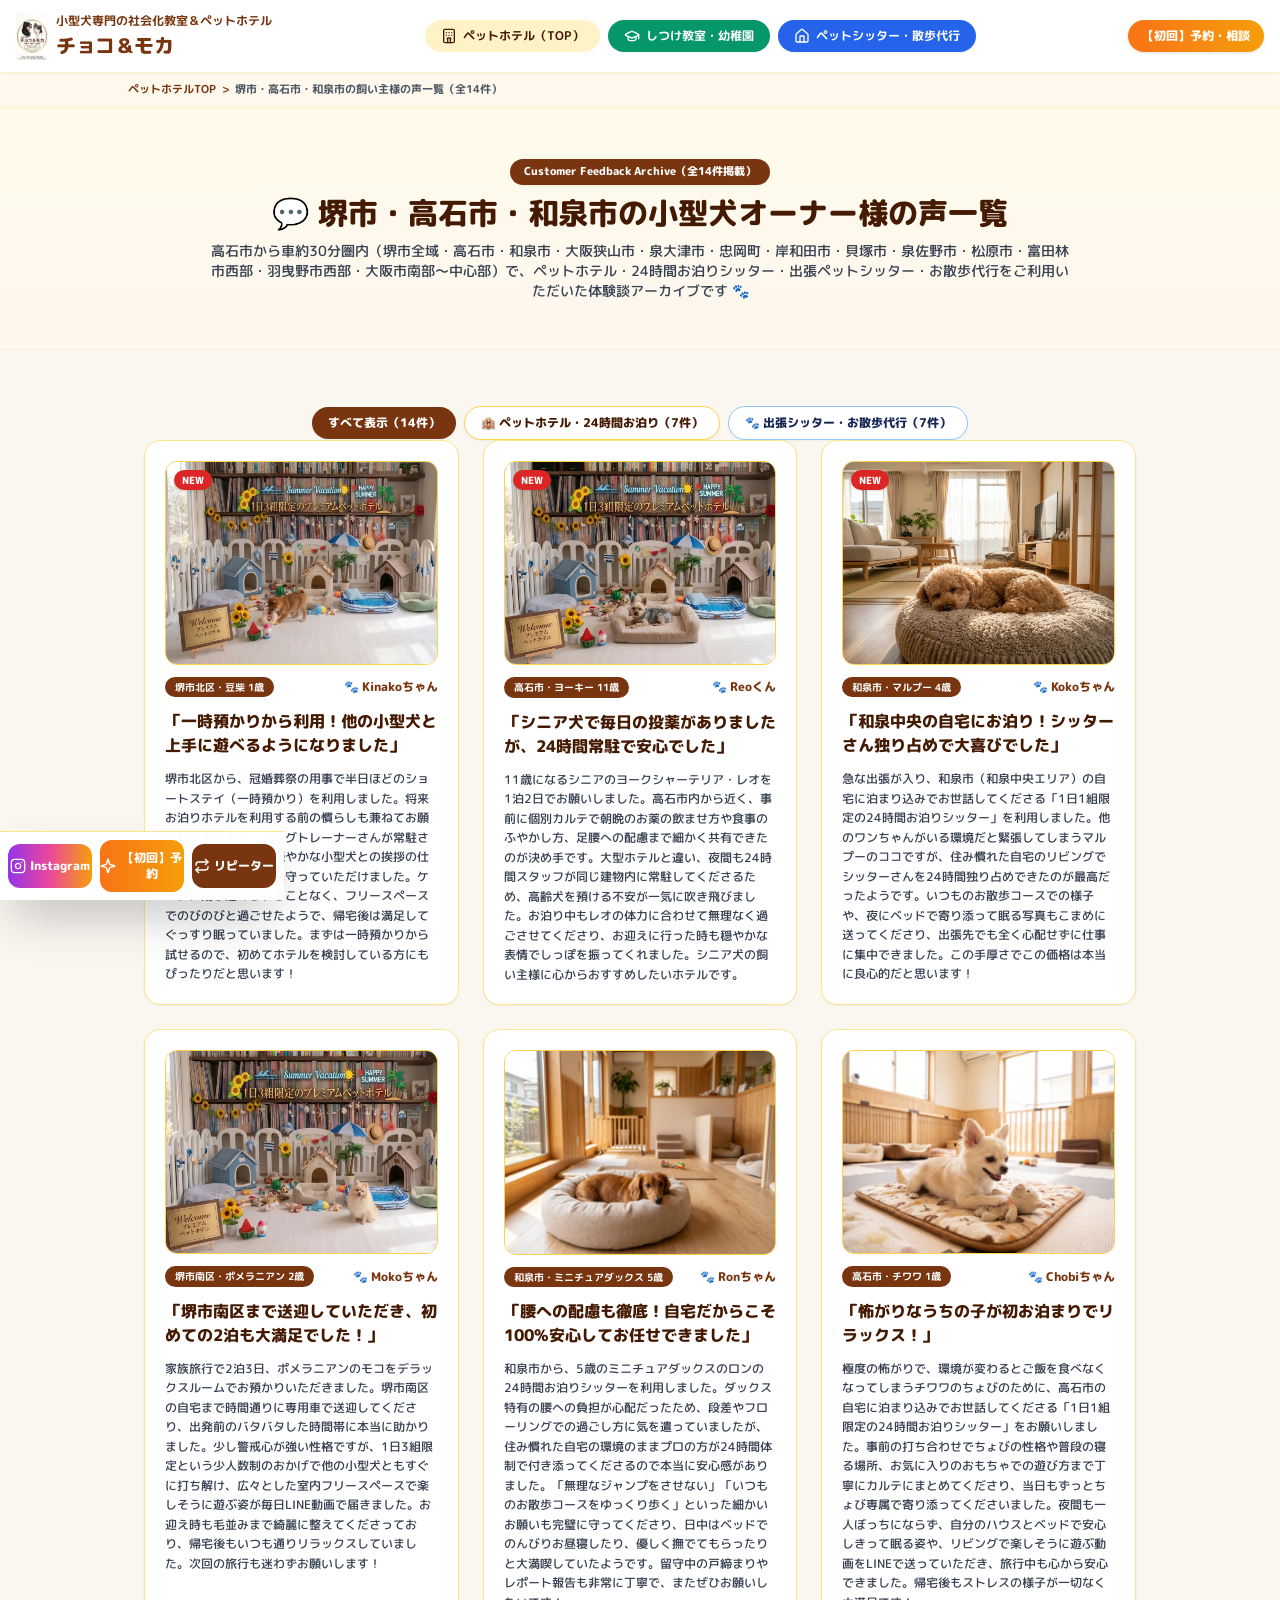
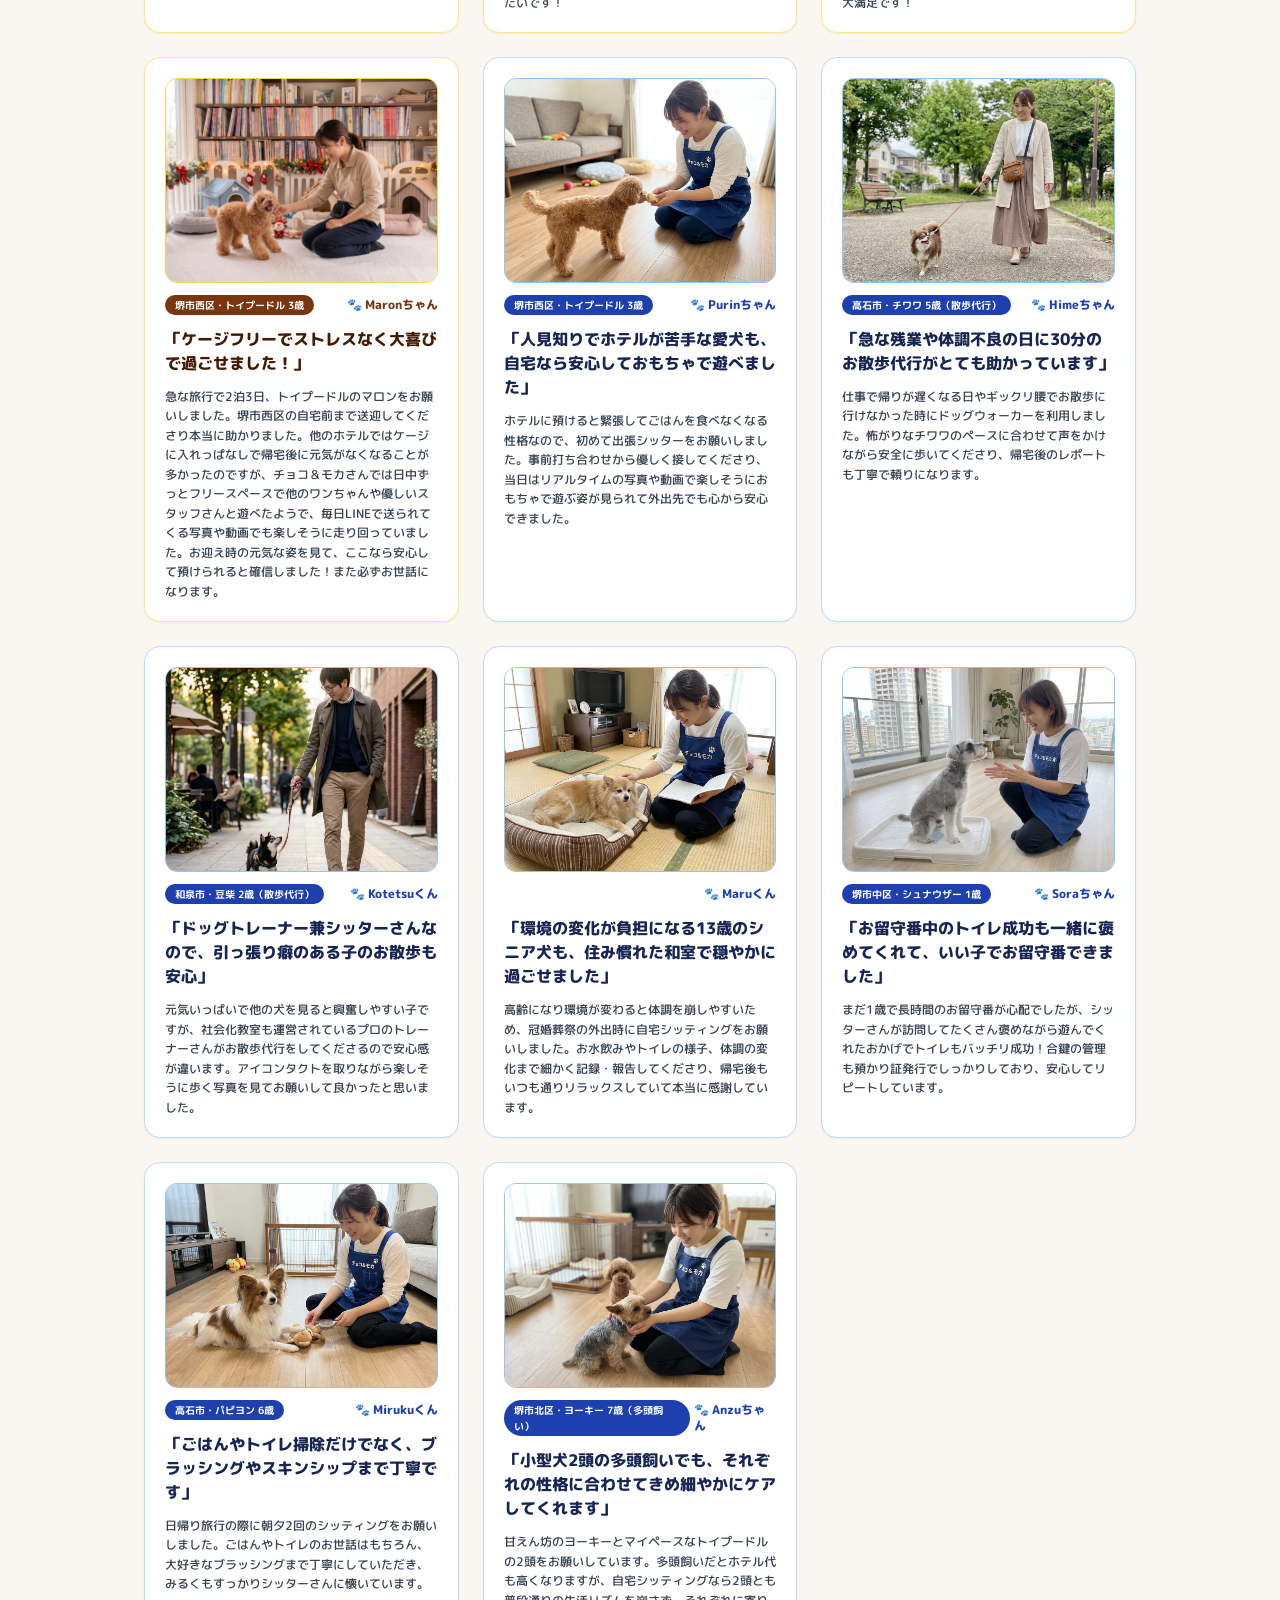
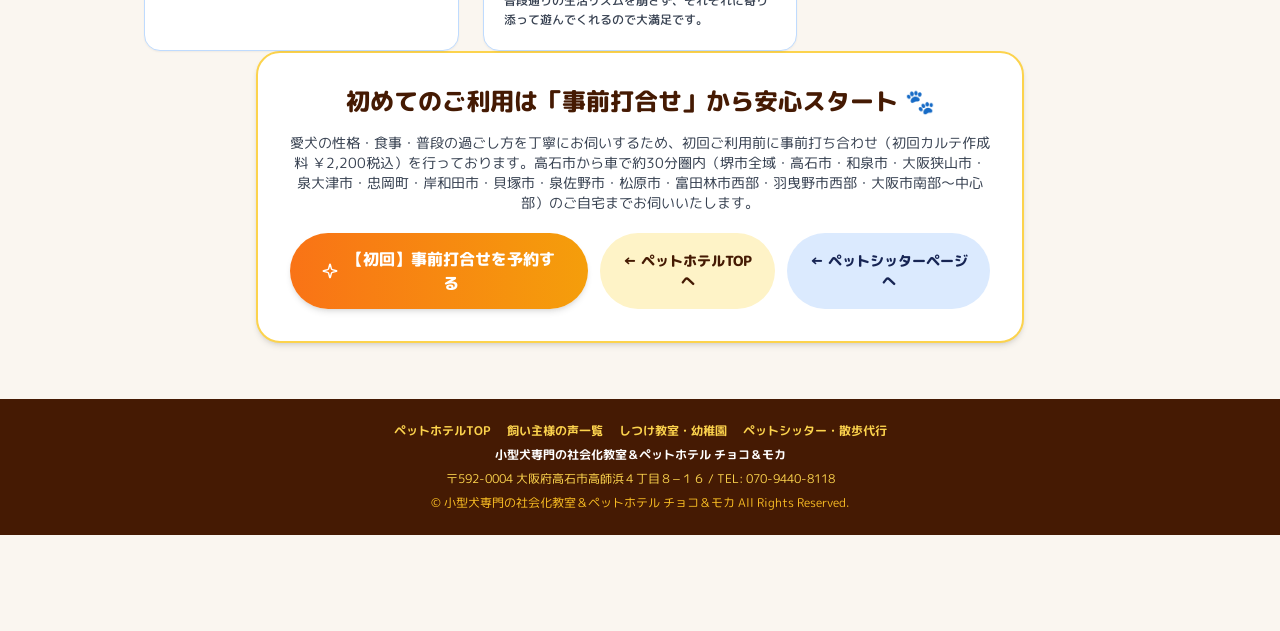
<file: save_blog.html>
<!DOCTYPE html>
<html lang="ja" class="scroll-smooth">
<head>
    <meta charset="UTF-8">
    <meta name="viewport" content="width=device-width, initial-scale=1.0, maximum-scale=5.0">
    <meta name="theme-color" content="#3D2010">
    <meta name="format-detection" content="telephone=no">
    
    <!-- Google SEO・MEO メタタグ（お客様の声一覧アーカイブページ・高石市から車30分圏内全対応エリア網羅） -->
    <title>堺市・高石市・和泉市・大阪狭山市・岸和田市の飼い主様の声一覧（体験談・実績）｜小型犬専門 チョコ＆モカ</title>
    <meta name="description" content="堺市・高石市・和泉市・大阪狭山市・岸和田市・泉大津市・忠岡町・貝塚市・泉佐野市・松原市・富田林市・羽曳野市・大阪市（住之江区・住吉区・阿倍野区・浪速区・天王寺区・東住吉区・平野区）で小型犬専門ペットホテル・24時間お泊りシッター・出張シッター・お散歩代行をご利用いただいた飼い主様の体験談一覧（全14件）。">
    <meta name="robots" content="index, follow, max-image-preview:large, max-snippet:-1, max-video-preview:-1">
    <link rel="canonical" href="https://chocomoka.com/save_blog.html">

    <!-- OGP & Twitter Cards -->
    <meta property="og:type" content="website">
    <meta property="og:title" content="堺市・高石市・和泉市・大阪狭山市・岸和田市の飼い主様の声一覧｜小型犬専門 チョコ＆モカ">
    <meta property="og:description" content="高石市から車約30分圏内の小型犬オーナー様から届いたリアルな体験談・お泊り＆シッティングレポート一覧。">
    <meta property="og:url" content="https://chocomoka.com/save_blog.html">
    <meta property="og:site_name" content="小型犬専門の社会化教室＆ペットホテル チョコ＆モカ">
    <meta property="og:image" content="https://chocomoka.com/chocomoka_new_year.webp">
    <meta property="og:image:width" content="1280">
    <meta property="og:image:height" content="720">
    <meta property="og:locale" content="ja_JP">
    <meta name="twitter:card" content="summary_large_image">
    <meta name="twitter:title" content="堺市・高石市・和泉市・大阪狭山市・岸和田市の飼い主様の声一覧｜小型犬専門 チョコ＆モカ">
    <meta name="twitter:description" content="高石市から車約30分圏内の小型犬オーナー様から届いたリアルな体験談・お泊り＆シッティングレポート一覧。">
    <meta name="twitter:image" content="https://chocomoka.com/chocomoka_new_year.webp">

    <!-- LCP最速読み込み＆外部接続事前確立 -->
    <link rel="preload" as="image" href="chocomoka-pet-hotel-dog-training-takaishi-sakai-logo.webp" fetchpriority="high">
    <link rel="preconnect" href="https://fonts.googleapis.com">
    <link rel="preconnect" href="https://fonts.gstatic.com" crossorigin>

    <!-- 静的ビルド済み軽量CSS（外部Tailwind CDN・Iconフォント完全廃止でLCP/INP/CLS最適化） -->
    <link rel="stylesheet" href="style.min.css">

    <!-- アスペクト比・高速描画補完CSS -->
    <style>
      .cv-auto { content-visibility: auto; contain-intrinsic-size: auto 700px; }
      .aspect-4-3 { aspect-ratio: 4 / 3; }
    </style>

    <!-- 非同期Webフォント読み込み（レンダーブロッキング解消） -->
    <link rel="preload" as="style" href="https://fonts.googleapis.com/css2?family=M+PLUS+Rounded+1c:wght@500;700;800&display=swap">
    <link href="https://fonts.googleapis.com/css2?family=M+PLUS+Rounded+1c:wght@500;700;800&display=swap" rel="stylesheet" media="print" onload="this.media='all'">
    <noscript><link href="https://fonts.googleapis.com/css2?family=M+PLUS+Rounded+1c:wght@500;700;800&display=swap" rel="stylesheet"></noscript>

    <!-- Schema.org 構造化データ（パンくずリスト＆店舗情報・全対応エリア網羅・Googleガイドライン準拠） -->
    <script type="application/ld+json">
    {
      "@context": "https://schema.org",
      "@graph": [
        {
          "@type": "BreadcrumbList",
          "@id": "https://chocomoka.com/save_blog.html#breadcrumb",
          "itemListElement": [
            {
              "@type": "ListItem",
              "position": 1,
              "name": "ペットホテル＆社会化教室 チョコ＆モカ TOP",
              "item": "https://chocomoka.com/"
            },
            {
              "@type": "ListItem",
              "position": 2,
              "name": "堺市・高石市・和泉市・大阪狭山市・岸和田市の飼い主様の声一覧",
              "item": "https://chocomoka.com/save_blog.html"
            }
          ]
        },
        {
          "@type": ["LocalBusiness", "LodgingBusiness", "PetStore"],
          "@id": "https://chocomoka.com/#organization",
          "name": "小型犬専門の社会化教室＆ペットホテル チョコ＆モカ",
          "url": "https://chocomoka.com/",
          "logo": "https://chocomoka.com/chocomoka-pet-hotel-dog-training-takaishi-sakai-logo.webp",
          "telephone": "+81-70-9440-8118",
          "address": {
            "@type": "PostalAddress",
            "streetAddress": "高師浜４丁目８−１６",
            "addressLocality": "高石市",
            "addressRegion": "大阪府",
            "postalCode": "592-0004",
            "addressCountry": "JP"
          },
          "areaServed": [
            {"@type": "City", "name": "高石市"},
            {"@type": "City", "name": "堺市"},
            {"@type": "AdministrativeArea", "name": "堺市西区"},
            {"@type": "AdministrativeArea", "name": "堺市堺区"},
            {"@type": "AdministrativeArea", "name": "堺市北区"},
            {"@type": "AdministrativeArea", "name": "堺市中区"},
            {"@type": "AdministrativeArea", "name": "堺市東区"},
            {"@type": "AdministrativeArea", "name": "堺市南区"},
            {"@type": "AdministrativeArea", "name": "堺市美原区"},
            {"@type": "AdministrativeArea", "name": "大阪市住之江区"},
            {"@type": "AdministrativeArea", "name": "大阪市住吉区"},
            {"@type": "AdministrativeArea", "name": "大阪市阿倍野区"},
            {"@type": "AdministrativeArea", "name": "大阪市浪速区"},
            {"@type": "AdministrativeArea", "name": "大阪市天王寺区"},
            {"@type": "AdministrativeArea", "name": "大阪市東住吉区"},
            {"@type": "AdministrativeArea", "name": "大阪市平野区"},
            {"@type": "City", "name": "泉大津市"},
            {"@type": "City", "name": "和泉市"},
            {"@type": "City", "name": "忠岡町"},
            {"@type": "City", "name": "岸和田市"},
            {"@type": "City", "name": "貝塚市"},
            {"@type": "City", "name": "泉佐野市"},
            {"@type": "City", "name": "大阪狭山市"},
            {"@type": "City", "name": "松原市"},
            {"@type": "City", "name": "富田林市"},
            {"@type": "City", "name": "羽曳野市"}
          ]
        },
        {
          "@type": "CollectionPage",
          "@id": "https://chocomoka.com/save_blog.html#webpage",
          "url": "https://chocomoka.com/save_blog.html",
          "name": "堺市・高石市・和泉市・大阪狭山市・岸和田市の飼い主様の声一覧｜小型犬専門 チョコ＆モカ",
          "isPartOf": {"@id": "https://chocomoka.com/#organization"},
          "breadcrumb": {"@id": "https://chocomoka.com/save_blog.html#breadcrumb"}
        }
      ]
    }
    </script>
</head>
<body class="antialiased leading-relaxed pb-24">

    <!-- 共通ヘッダー（NAP統一・インラインSVG化） -->
    <header class="sticky top-0 z-40 bg-white/95 backdrop-blur-md border-b border-amber-100 shadow-sm">
        <div class="max-w-7xl mx-auto px-3 sm:px-4 py-2 flex justify-between items-center gap-2">
            <a href="index.html" class="flex items-center space-x-2 shrink-0 group text-left py-1">
                <img src="chocomoka-pet-hotel-dog-training-takaishi-sakai-logo.webp" alt="堺市・高石市・和泉市・大阪狭山市・岸和田市の小型犬専門の社会化教室＆ペットホテル チョコ＆モカ ロゴ" width="48" height="48" class="h-10 sm:h-12 w-auto object-contain" fetchpriority="high" decoding="sync" onerror="this.onerror=null; this.src='logo.jpg';">
                <div class="min-w-0">
                    <p class="text-[9px] sm:text-xs font-bold text-amber-900 leading-none mb-0.5 truncate">小型犬専門の社会化教室＆ペットホテル</p>
                    <span class="font-extrabold text-base sm:text-xl text-amber-900 tracking-tight leading-none block">チョコ＆モカ</span>
                </div>
            </a>
            
            <nav aria-label="メインナビゲーション" class="hidden md:flex flex-1 justify-center items-center space-x-2 text-xs font-bold">
                <a href="index.html" class="bg-amber-100 hover:bg-amber-200 text-amber-950 px-4 py-2 rounded-full transition flex items-center gap-1.5">
                    <svg class="w-4 h-4 shrink-0" viewBox="0 0 24 24" fill="none" stroke="currentColor" stroke-width="2" stroke-linecap="round" stroke-linejoin="round" aria-hidden="true"><path d="M10 22v-6.57"/><path d="M12 11h.01"/><path d="M12 7h.01"/><path d="M14 15.43V22"/><path d="M15 16a5 5 0 0 0-6 0"/><path d="M16 11h.01"/><path d="M16 7h.01"/><path d="M8 11h.01"/><path d="M8 7h.01"/><rect x="4" y="2" width="16" height="20" rx="2"/></svg>
                    ペットホテル（TOP）
                </a>
                <a href="school.html" class="bg-emerald-600 hover:bg-emerald-700 text-white px-4 py-2 rounded-full transition shadow-sm flex items-center gap-1.5">
                    <svg class="w-4 h-4 shrink-0" viewBox="0 0 24 24" fill="none" stroke="currentColor" stroke-width="2" stroke-linecap="round" stroke-linejoin="round" aria-hidden="true"><path d="M21.42 10.922a1 1 0 0 0-.019-1.838L12.83 5.18a2 2 0 0 0-1.66 0L2.6 9.08a1 1 0 0 0 0 1.832l8.57 3.908a2 2 0 0 0 1.66 0z"/><path d="M22 10v6"/><path d="M6 12.5V16a6 3 0 0 0 12 0v-3.5"/></svg>
                    しつけ教室・幼稚園
                </a>
                <a href="sitter.html" class="bg-blue-600 hover:bg-blue-700 text-white px-4 py-2 rounded-full transition shadow-sm flex items-center gap-1.5">
                    <svg class="w-4 h-4 shrink-0" viewBox="0 0 24 24" fill="none" stroke="currentColor" stroke-width="2" stroke-linecap="round" stroke-linejoin="round" aria-hidden="true"><path d="M15 21v-8a1 1 0 0 0-1-1h-4a1 1 0 0 0-1 1v8"/><path d="M3 10a2 2 0 0 1 .709-1.528l7-5.999a2 2 0 0 1 2.582 0l7 5.999A2 2 0 0 1 21 10v9a2 2 0 0 1-2 2H5a2 2 0 0 1-2-2z"/></svg>
                    ペットシッター・散歩代行
                </a>
            </nav>

            <button type="button" onclick="openModal()" class="bg-gradient-to-r from-orange-500 to-amber-500 text-white font-extrabold text-xs px-3.5 py-2 rounded-full shadow shrink-0 active:scale-95 transition">
                【初回】予約・相談
            </button>
        </div>

        <nav aria-label="モバイルナビゲーション" class="md:hidden bg-amber-50/90 border-t border-amber-200 px-2 py-1.5 flex justify-center gap-1.5 overflow-x-auto no-scrollbar text-[11px] font-extrabold">
            <a href="index.html" class="bg-white text-amber-900 border border-amber-300 px-3 py-1 rounded-full shrink-0">🏨 ペットホテルTOP</a>
            <a href="school.html" class="bg-white text-emerald-800 border border-emerald-300 px-3 py-1 rounded-full shrink-0">🏫 しつけ教室・幼稚園</a>
            <a href="sitter.html" class="bg-white text-blue-800 border border-blue-300 px-3 py-1 rounded-full shrink-0">🐾 ペットシッター</a>
        </nav>
    </header>

    <!-- パンくずリスト -->
    <nav aria-label="パンくずリスト" class="bg-amber-50/80 border-b border-amber-100 py-2 px-4 text-[11px] font-bold text-amber-900">
        <div class="max-w-5xl mx-auto flex items-center gap-1.5">
            <a href="index.html" class="hover:underline">ペットホテルTOP</a>
            <span>&gt;</span>
            <span class="text-gray-600">堺市・高石市・和泉市の飼い主様の声一覧（全14件）</span>
        </div>
    </nav>

    <!-- ページタイトル -->
    <section class="bg-gradient-to-b from-amber-50 to-orange-50/60 py-8 sm:py-12 border-b border-amber-100">
        <div class="max-w-4xl mx-auto px-4 text-center space-y-2.5">
            <span class="inline-block bg-amber-900 text-white text-[11px] font-extrabold px-3.5 py-1 rounded-full shadow-sm">
                Customer Feedback Archive（全14件掲載）
            </span>
            <h1 class="text-xl sm:text-3xl font-extrabold text-amber-950 leading-snug">
                💬 堺市・高石市・和泉市の<br class="sm:hidden">小型犬オーナー様の声一覧
            </h1>
            <p class="text-xs sm:text-sm text-gray-700 font-medium leading-relaxed">
                高石市から車約30分圏内（堺市全域・高石市・和泉市・大阪狭山市・泉大津市・忠岡町・岸和田市・貝塚市・泉佐野市・松原市・富田林市西部・羽曳野市西部・大阪市南部〜中心部）で、ペットホテル・24時間お泊りシッター・出張ペットシッター・お散歩代行をご利用いただいた体験談アーカイブです 🐾
            </p>
        </div>
    </section>

    <!-- 全14件のレビュー一覧（カテゴリー切替＋全文表示） -->
    <main class="py-10 sm:py-14">
        <div class="max-w-5xl mx-auto px-4 space-y-8">

            <!-- カテゴリー切替タブ -->
            <div class="flex items-center justify-center gap-2 flex-wrap">
                <button type="button" onclick="filterVoice('all')" class="voice-tab-btn bg-amber-900 text-white font-extrabold text-xs px-4 py-2 rounded-full shadow-sm transition" data-type="all">
                    すべて表示（14件）
                </button>
                <button type="button" onclick="filterVoice('hotel')" class="voice-tab-btn bg-white hover:bg-amber-50 text-amber-950 border border-amber-300 font-extrabold text-xs px-4 py-2 rounded-full shadow-sm transition" data-type="hotel">
                    🏨 ペットホテル・24時間お泊り（7件）
                </button>
                <button type="button" onclick="filterVoice('sitter')" class="voice-tab-btn bg-white hover:bg-blue-50 text-blue-950 border border-blue-300 font-extrabold text-xs px-4 py-2 rounded-full shadow-sm transition" data-type="sitter">
                    🐾 出張シッター・お散歩代行（7件）
                </button>
            </div>

            <div id="voice-archive-grid" class="grid grid-cols-1 md:grid-cols-2 lg:grid-cols-3 gap-6">

                <!-- 1. ホテル：堺市北区 きなこちゃん -->
                <article data-voice-type="hotel" class="bg-white p-5 rounded-2xl border border-amber-200 shadow-sm flex flex-col space-y-3">
                    <div class="relative rounded-xl overflow-hidden border border-amber-300 bg-white aspect-4-3">
                        <span class="absolute top-2 left-2 bg-red-600 text-white text-[10px] font-extrabold px-2 py-0.5 rounded-full shadow z-10">NEW</span>
                        <img src="chocomoka_hotel_kinako.webp" alt="堺市北区の豆柴「きなこちゃん」がチョコ＆モカのフリースペースでおもちゃで遊ぶ様子" width="400" height="300" class="w-full h-full object-cover block" loading="lazy" decoding="async" onerror="this.onerror=null; this.src='chocomoka_hotel_kinako.jpg';">
                    </div>
                    <div class="flex items-center justify-between gap-1">
                        <span class="bg-amber-900 text-white text-[10px] font-bold px-2.5 py-0.5 rounded-full">堺市北区・豆柴 1歳</span>
                        <span class="text-amber-900 text-xs font-extrabold">🐾 Kinakoちゃん</span>
                    </div>
                    <h2 class="font-extrabold text-sm sm:text-base text-amber-950 leading-snug">
                        「一時預かりから利用！他の小型犬と上手に遊べるようになりました」
                    </h2>
                    <p class="text-xs text-gray-700 leading-relaxed font-medium">
                        堺市北区から、冠婚葬祭の用事で半日ほどのショートステイ（一時預かり）を利用しました。将来お泊りホテルを利用する前の慣らしも兼ねてお願いしたのですが、ドッグトレーナーさんが常駐されているので、他の穏やかな小型犬との挨拶の仕方や遊び方も優しく見守っていただけました。ケージに閉じ込められることなく、フリースペースでのびのびと過ごせたようで、帰宅後は満足してぐっすり眠っていました。まずは一時預かりから試せるので、初めてホテルを検討している方にもぴったりだと思います！
                    </p>
                </article>

                <!-- 2. ホテル：高石市 レオくん -->
                <article data-voice-type="hotel" class="bg-white p-5 rounded-2xl border border-amber-200 shadow-sm flex flex-col space-y-3">
                    <div class="relative rounded-xl overflow-hidden border border-amber-300 bg-white aspect-4-3">
                        <span class="absolute top-2 left-2 bg-red-600 text-white text-[10px] font-extrabold px-2 py-0.5 rounded-full shadow z-10">NEW</span>
                        <img src="chocomoka_hotel_reo.webp" alt="高石市のシニア犬ヨークシャーテリア「レオくん」が24時間常駐ペットホテルのベッドで休む様子" width="400" height="300" class="w-full h-full object-cover block" loading="lazy" decoding="async" onerror="this.onerror=null; this.src='chocomoka_hotel_reo.jpg';">
                    </div>
                    <div class="flex items-center justify-between gap-1">
                        <span class="bg-amber-900 text-white text-[10px] font-bold px-2.5 py-0.5 rounded-full">高石市・ヨーキー 11歳</span>
                        <span class="text-amber-900 text-xs font-extrabold">🐾 Reoくん</span>
                    </div>
                    <h2 class="font-extrabold text-sm sm:text-base text-amber-950 leading-snug">
                        「シニア犬で毎日の投薬がありましたが、24時間常駐で安心でした」
                    </h2>
                    <p class="text-xs text-gray-700 leading-relaxed font-medium">
                        11歳になるシニアのヨークシャーテリア・レオを1泊2日でお願いしました。高石市内から近く、事前に個別カルテで朝晩のお薬の飲ませ方や食事のふやかし方、足腰への配慮まで細かく共有できたのが決め手です。大型ホテルと違い、夜間も24時間スタッフが同じ建物内に常駐してくださるため、高齢犬を預ける不安が一気に吹き飛びました。お泊り中もレオの体力に合わせて無理なく過ごさせてくださり、お迎えに行った時も穏やかな表情でしっぽを振ってくれました。シニア犬の飼い主様に心からおすすめしたいホテルです。
                    </p>
                </article>

                <!-- 3. ホテル：和泉市 ココちゃん -->
                <article data-voice-type="hotel" class="bg-white p-5 rounded-2xl border border-amber-200 shadow-sm flex flex-col space-y-3">
                    <div class="relative rounded-xl overflow-hidden border border-amber-300 bg-white aspect-4-3">
                        <span class="absolute top-2 left-2 bg-red-600 text-white text-[10px] font-extrabold px-2 py-0.5 rounded-full shadow z-10">NEW</span>
                        <img src="chocomoka_hotel_koko.webp" alt="和泉市のマルプー「ココちゃん」が自宅での24時間お泊りシッターでリラックスして眠る様子" width="400" height="300" class="w-full h-full object-cover block" loading="lazy" decoding="async" onerror="this.onerror=null; this.src='chocomoka_hotel_koko.jpg';">
                    </div>
                    <div class="flex items-center justify-between gap-1">
                        <span class="bg-amber-900 text-white text-[10px] font-bold px-2.5 py-0.5 rounded-full">和泉市・マルプー 4歳</span>
                        <span class="text-amber-900 text-xs font-extrabold">🐾 Kokoちゃん</span>
                    </div>
                    <h2 class="font-extrabold text-sm sm:text-base text-amber-950 leading-snug">
                        「和泉中央の自宅にお泊り！シッターさん独り占めで大喜びでした」
                    </h2>
                    <p class="text-xs text-gray-700 leading-relaxed font-medium">
                        急な出張が入り、和泉市（和泉中央エリア）の自宅に泊まり込みでお世話してくださる「1日1組限定の24時間お泊りシッター」を利用しました。他のワンちゃんがいる環境だと緊張してしまうマルプーのココですが、住み慣れた自宅のリビングでシッターさんを24時間独り占めできたのが最高だったようです。いつものお散歩コースでの様子や、夜にベッドで寄り添って眠る写真もこまめに送ってくださり、出張先でも全く心配せずに仕事に集中できました。この手厚さでこの価格は本当に良心的だと思います！
                    </p>
                </article>

                <!-- 4. ホテル：堺市南区 モコちゃん -->
                <article data-voice-type="hotel" class="bg-white p-5 rounded-2xl border border-amber-200 shadow-sm flex flex-col space-y-3">
                    <div class="rounded-xl overflow-hidden border border-amber-300 bg-white aspect-4-3">
                        <img src="chocomoka_hotel_moko.webp" alt="堺市南区のポメラニアン「モコちゃん」がチョコ＆モカのフリースペースで笑顔で過ごす様子" width="400" height="300" class="w-full h-full object-cover block" loading="lazy" decoding="async" onerror="this.onerror=null; this.src='chocomoka_hotel_moko.jpg';">
                    </div>
                    <div class="flex items-center justify-between gap-1">
                        <span class="bg-amber-900 text-white text-[10px] font-bold px-2.5 py-0.5 rounded-full">堺市南区・ポメラニアン 2歳</span>
                        <span class="text-amber-900 text-xs font-extrabold">🐾 Mokoちゃん</span>
                    </div>
                    <h2 class="font-extrabold text-sm sm:text-base text-amber-950 leading-snug">
                        「堺市南区まで送迎していただき、初めての2泊も大満足でした！」
                    </h2>
                    <p class="text-xs text-gray-700 leading-relaxed font-medium">
                        家族旅行で2泊3日、ポメラニアンのモコをデラックスルームでお預かりいただきました。堺市南区の自宅まで時間通りに専用車で送迎してくださり、出発前のバタバタした時間帯に本当に助かりました。少し警戒心が強い性格ですが、1日3組限定という少人数制のおかげで他の小型犬ともすぐに打ち解け、広々とした室内フリースペースで楽しそうに遊ぶ姿が毎日LINE動画で届きました。お迎え時も毛並みまで綺麗に整えてくださっており、帰宅後もいつも通りリラックスしていました。次回の旅行も迷わずお願いします！
                    </p>
                </article>

                <!-- 5. ホテル：和泉市 ロンちゃん -->
                <article data-voice-type="hotel" class="bg-white p-5 rounded-2xl border border-amber-200 shadow-sm flex flex-col space-y-3">
                    <div class="rounded-xl overflow-hidden border border-amber-300 bg-white aspect-4-3">
                        <img src="chocomoka_hotel_ron.webp" alt="和泉市のミニチュアダックス「ロンちゃん」が自宅での24時間お泊りシッターでベッドでくつろぐ様子" width="400" height="300" class="w-full h-full object-cover block" loading="lazy" decoding="async" onerror="this.onerror=null; this.src='chocomoka_hotel_ron.jpg';">
                    </div>
                    <div class="flex items-center justify-between gap-1">
                        <span class="bg-amber-900 text-white text-[10px] font-bold px-2.5 py-0.5 rounded-full">和泉市・ミニチュアダックス 5歳</span>
                        <span class="text-amber-900 text-xs font-extrabold">🐾 Ronちゃん</span>
                    </div>
                    <h2 class="font-extrabold text-sm sm:text-base text-amber-950 leading-snug">
                        「腰への配慮も徹底！自宅だからこそ100%安心してお任せできました」
                    </h2>
                    <p class="text-xs text-gray-700 leading-relaxed font-medium">
                        和泉市から、5歳のミニチュアダックスのロンの24時間お泊りシッターを利用しました。ダックス特有の腰への負担が心配だったため、段差やフローリングでの過ごし方に気を遣っていましたが、住み慣れた自宅の環境のままプロの方が24時間体制で付き添ってくださるので本当に安心感がありました。「無理なジャンプをさせない」「いつものお散歩コースをゆっくり歩く」といった細かいお願いも完璧に守ってくださり、日中はベッドでのんびりお昼寝したり、優しく撫でてもらったりと大満喫していたようです。留守中の戸締まりやレポート報告も非常に丁寧で、またぜひお願いしたいです！
                    </p>
                </article>

                <!-- 6. ホテル：高石市 ちょびちゃん -->
                <article data-voice-type="hotel" class="bg-white p-5 rounded-2xl border border-amber-200 shadow-sm flex flex-col space-y-3">
                    <div class="rounded-xl overflow-hidden border border-amber-300 bg-white aspect-4-3">
                        <img src="chocomoka_hotel_chobi.webp" alt="高石市のチワワ「ちょびちゃん」が自宅での24時間お泊りシッターで安心しておもちゃで遊ぶ様子" width="400" height="300" class="w-full h-full object-cover block" loading="lazy" decoding="async" onerror="this.onerror=null; this.src='chocomoka_hotel_chobi.jpg';">
                    </div>
                    <div class="flex items-center justify-between gap-1">
                        <span class="bg-amber-900 text-white text-[10px] font-bold px-2.5 py-0.5 rounded-full">高石市・チワワ 1歳</span>
                        <span class="text-amber-900 text-xs font-extrabold">🐾 Chobiちゃん</span>
                    </div>
                    <h2 class="font-extrabold text-sm sm:text-base text-amber-950 leading-snug">
                        「怖がりなうちの子が初お泊まりでリラックス！」
                    </h2>
                    <p class="text-xs text-gray-700 leading-relaxed font-medium">
                        極度の怖がりで、環境が変わるとご飯を食べなくなってしまうチワワのちょびのために、高石市の自宅に泊まり込みでお世話してくださる「1日1組限定の24時間お泊りシッター」をお願いしました。事前の打ち合わせでちょびの性格や普段の寝る場所、お気に入りのおもちゃでの遊び方まで丁寧にカルテにまとめてくださり、当日もずっとちょび専属で寄り添ってくださいました。夜間も一人ぼっちにならず、自分のハウスとベッドで安心しきって眠る姿や、リビングで楽しそうに遊ぶ動画をLINEで送っていただき、旅行中も心から安心できました。帰宅後もストレスの様子が一切なく大満足です！
                    </p>
                </article>

                <!-- 7. ホテル：堺市西区 マロンちゃん -->
                <article data-voice-type="hotel" class="bg-white p-5 rounded-2xl border border-amber-200 shadow-sm flex flex-col space-y-3">
                    <div class="rounded-xl overflow-hidden border border-amber-300 bg-white aspect-4-3">
                        <img src="chocomoka_hotel_maron.webp" alt="堺市西区のトイプードル「マロンちゃん」がチョコ＆モカのペットホテルでスタッフと触れ合う様子" width="400" height="300" class="w-full h-full object-cover block" loading="lazy" decoding="async" onerror="this.onerror=null; this.src='chocomoka_hotel_maron.jpg';">
                    </div>
                    <div class="flex items-center justify-between gap-1">
                        <span class="bg-amber-900 text-white text-[10px] font-bold px-2.5 py-0.5 rounded-full">堺市西区・トイプードル 3歳</span>
                        <span class="text-amber-900 text-xs font-extrabold">🐾 Maronちゃん</span>
                    </div>
                    <h2 class="font-extrabold text-sm sm:text-base text-amber-950 leading-snug">
                        「ケージフリーでストレスなく大喜びで過ごせました！」
                    </h2>
                    <p class="text-xs text-gray-700 leading-relaxed font-medium">
                        急な旅行で2泊3日、トイプードルのマロンをお願いしました。堺市西区の自宅前まで送迎してくださり本当に助かりました。他のホテルではケージに入れっぱなしで帰宅後に元気がなくなることが多かったのですが、チョコ＆モカさんでは日中ずっとフリースペースで他のワンちゃんや優しいスタッフさんと遊べたようで、毎日LINEで送られてくる写真や動画でも楽しそうに走り回っていました。お迎え時の元気な姿を見て、ここなら安心して預けられると確信しました！また必ずお世話になります。
                    </p>
                </article>

                <!-- 8. シッター：堺市西区 ぷりんちゃん -->
                <article data-voice-type="sitter" class="bg-white p-5 rounded-2xl border border-blue-200 shadow-sm flex flex-col space-y-3">
                    <div class="rounded-xl overflow-hidden border border-blue-300 bg-blue-50 aspect-4-3">
                        <img src="pet-sitter-sakai-toypoodle-purin.webp" alt="堺市西区のご自宅でシッターとおもちゃで遊ぶトイプードルのぷりんちゃん（3歳）" width="400" height="300" class="w-full h-full object-cover block" loading="lazy" decoding="async" onerror="this.onerror=null; this.src='heya.jpg';">
                    </div>
                    <div class="flex items-center justify-between gap-1">
                        <span class="bg-blue-800 text-white text-[10px] font-bold px-2.5 py-0.5 rounded-full">堺市西区・トイプードル 3歳</span>
                        <span class="text-blue-800 text-xs font-extrabold">🐾 Purinちゃん</span>
                    </div>
                    <h2 class="font-extrabold text-sm sm:text-base text-blue-950 leading-snug">
                        「人見知りでホテルが苦手な愛犬も、自宅なら安心しておもちゃで遊べました」
                    </h2>
                    <p class="text-xs text-gray-700 leading-relaxed font-medium">
                        ホテルに預けると緊張してごはんを食べなくなる性格なので、初めて出張シッターをお願いしました。事前打ち合わせから優しく接してくださり、当日はリアルタイムの写真や動画で楽しそうにおもちゃで遊ぶ姿が見られて外出先でも心から安心できました。
                    </p>
                </article>

                <!-- 9. シッター：高石市 ひめちゃん -->
                <article data-voice-type="sitter" class="bg-white p-5 rounded-2xl border border-blue-200 shadow-sm flex flex-col space-y-3">
                    <div class="rounded-xl overflow-hidden border border-blue-300 bg-blue-50 aspect-4-3">
                        <img src="dog-walker-takaishi-chihuahua-hime.webp" alt="高石市の公園をお散歩代行シッターとアイコンタクトしながら歩くチワワのひめちゃん（5歳）" width="400" height="300" class="w-full h-full object-cover block" loading="lazy" decoding="async" onerror="this.onerror=null; this.src='heya.jpg';">
                    </div>
                    <div class="flex items-center justify-between gap-1">
                        <span class="bg-blue-800 text-white text-[10px] font-bold px-2.5 py-0.5 rounded-full">高石市・チワワ 5歳（散歩代行）</span>
                        <span class="text-blue-800 text-xs font-extrabold">🐾 Himeちゃん</span>
                    </div>
                    <h2 class="font-extrabold text-sm sm:text-base text-blue-950 leading-snug">
                        「急な残業や体調不良の日に30分のお散歩代行がとても助かっています」
                    </h2>
                    <p class="text-xs text-gray-700 leading-relaxed font-medium">
                        仕事で帰りが遅くなる日やギックリ腰でお散歩に行けなかった時にドッグウォーカーを利用しました。怖がりなチワワのペースに合わせて声をかけながら安全に歩いてくださり、帰宅後のレポートも丁寧で頼りになります。
                    </p>
                </article>

                <!-- 10. シッター：和泉市 こてつくん -->
                <article data-voice-type="sitter" class="bg-white p-5 rounded-2xl border border-blue-200 shadow-sm flex flex-col space-y-3">
                    <div class="rounded-xl overflow-hidden border border-blue-300 bg-blue-50 aspect-4-3">
                        <img src="dog-walker-izumi-mameshiba-kotetsu.webp" alt="和泉市の並木道でオーナー兼トレーナーとアイコンタクトしながらお散歩する豆柴のこてつくん（2歳）" width="400" height="300" class="w-full h-full object-cover block" loading="lazy" decoding="async" onerror="this.onerror=null; this.src='heya.jpg';">
                    </div>
                    <div class="flex items-center justify-between gap-1">
                        <span class="bg-blue-800 text-white text-[10px] font-bold px-2.5 py-0.5 rounded-full">和泉市・豆柴 2歳（散歩代行）</span>
                        <span class="text-blue-800 text-xs font-extrabold">🐾 Kotetsuくん</span>
                    </div>
                    <h2 class="font-extrabold text-sm sm:text-base text-blue-950 leading-snug">
                        「ドッグトレーナー兼シッターさんなので、引っ張り癖のある子のお散歩も安心」
                    </h2>
                    <p class="text-xs text-gray-700 leading-relaxed font-medium">
                        元気いっぱいで他の犬を見ると興奮しやすい子ですが、社会化教室も運営されているプロのトレーナーさんがお散歩代行をしてくださるので安心感が違います。アイコンタクトを取りながら楽しそうに歩く写真を見てお願いして良かったと思いました。
                    </p>
                </article>

                <!-- 11. シッター：和泉市 まるくん -->
                <article data-voice-type="sitter" class="bg-white p-5 rounded-2xl border border-blue-200 shadow-sm flex flex-col space-y-3">
                    <div class="rounded-xl overflow-hidden border border-blue-300 bg-blue-50 aspect-4-3">
                        <img src="pet-sitter-senior-dog-izumi-pomeranian-maru.webp" alt="和泉市のご自宅和室でシッターに優しくなでられ体調チェックを受けるシニア犬ポメラニアンのまるくん（13歳）" width="400" height="300" class="w-full h-full object-cover block" loading="lazy" decoding="async" onerror="this.onerror=null; this.src='heya.jpg';">
                    </div>
                    <div class="flex items-center justify-between gap-1">
                        <span class="bg-indigo-700 text-white text-[10px] font-bold px-2.5 py-0.5 rounded-full">和泉市・ポメラニアン 13歳</span>
                        <span class="text-blue-800 text-xs font-extrabold">🐾 Maruくん</span>
                    </div>
                    <h2 class="font-extrabold text-sm sm:text-base text-blue-950 leading-snug">
                        「環境の変化が負担になる13歳のシニア犬も、住み慣れた和室で穏やかに過ごせました」
                    </h2>
                    <p class="text-xs text-gray-700 leading-relaxed font-medium">
                        高齢になり環境が変わると体調を崩しやすいため、冠婚葬祭の外出時に自宅シッティングをお願いしました。お水飲みやトイレの様子、体調の変化まで細かく記録・報告してくださり、帰宅後もいつも通りリラックスしていて本当に感謝しています。
                    </p>
                </article>

                <!-- 12. シッター：堺市中区 そらちゃん -->
                <article data-voice-type="sitter" class="bg-white p-5 rounded-2xl border border-blue-200 shadow-sm flex flex-col space-y-3">
                    <div class="rounded-xl overflow-hidden border border-blue-300 bg-blue-50 aspect-4-3">
                        <img src="pet-sitter-sakai-miniature-schnauzer-sora.webp" alt="堺市中区のマンションリビングでトイレトレーの上でトイレに成功しシッターに褒められるミニチュアシュナウザーのそらちゃん（1歳）" width="400" height="300" class="w-full h-full object-cover block" loading="lazy" decoding="async" onerror="if(!this.dataset.step){this.dataset.step='1';this.src='https://chocomoka.com/pet-sitter-sakai-miniature-schnauzer-sora.webp';}else if(this.dataset.step==='1'){this.dataset.step='2';this.src='pet-sitter-sakai-schnauzer-sora.webp';}else{this.onerror=null;this.src='heya.jpg';}">
                    </div>
                    <div class="flex items-center justify-between gap-1">
                        <span class="bg-blue-800 text-white text-[10px] font-bold px-2.5 py-0.5 rounded-full">堺市中区・シュナウザー 1歳</span>
                        <span class="text-blue-800 text-xs font-extrabold">🐾 Soraちゃん</span>
                    </div>
                    <h2 class="font-extrabold text-sm sm:text-base text-blue-950 leading-snug">
                        「お留守番中のトイレ成功も一緒に褒めてくれて、いい子でお留守番できました」
                    </h2>
                    <p class="text-xs text-gray-700 leading-relaxed font-medium">
                        まだ1歳で長時間のお留守番が心配でしたが、シッターさんが訪問してたくさん褒めながら遊んでくれたおかげでトイレもバッチリ成功！合鍵の管理も預かり証発行でしっかりしており、安心してリピートしています。
                    </p>
                </article>

                <!-- 13. シッター：高石市 みるくくん -->
                <article data-voice-type="sitter" class="bg-white p-5 rounded-2xl border border-blue-200 shadow-sm flex flex-col space-y-3">
                    <div class="rounded-xl overflow-hidden border border-blue-300 bg-blue-50 aspect-4-3">
                        <img src="pet-sitter-takaishi-papillon-miruku.webp" alt="高石市のご自宅リビングでシッターに優しくブラッシングされるパピヨンのみるくくん（6歳）" width="400" height="300" class="w-full h-full object-cover block" loading="lazy" decoding="async" onerror="this.onerror=null; this.src='heya.jpg';">
                    </div>
                    <div class="flex items-center justify-between gap-1">
                        <span class="bg-blue-800 text-white text-[10px] font-bold px-2.5 py-0.5 rounded-full">高石市・パピヨン 6歳</span>
                        <span class="text-blue-800 text-xs font-extrabold">🐾 Mirukuくん</span>
                    </div>
                    <h2 class="font-extrabold text-sm sm:text-base text-blue-950 leading-snug">
                        「ごはんやトイレ掃除だけでなく、ブラッシングやスキンシップまで丁寧です」
                    </h2>
                    <p class="text-xs text-gray-700 leading-relaxed font-medium">
                        日帰り旅行の際に朝夕2回のシッティングをお願いしました。ごはんやトイレのお世話はもちろん、大好きなブラッシングまで丁寧にしていただき、みるくもすっかりシッターさんに懐いています。
                    </p>
                </article>

                <!-- 14. シッター：堺市北区 あんずちゃん（多頭飼い） -->
                <article data-voice-type="sitter" class="bg-white p-5 rounded-2xl border border-blue-200 shadow-sm flex flex-col space-y-3">
                    <div class="rounded-xl overflow-hidden border border-blue-300 bg-blue-50 aspect-4-3">
                        <img src="pet-sitter-sakai-yorkshire-terrier-anzu.webp" alt="堺市北区のご自宅リビングでヨークシャーテリアのあんずちゃん（7歳）と同居のトイプードル2頭をケアするシッター" width="400" height="300" class="w-full h-full object-cover block" loading="lazy" decoding="async" onerror="this.onerror=null; this.src='heya.jpg';">
                    </div>
                    <div class="flex items-center justify-between gap-1">
                        <span class="bg-blue-800 text-white text-[10px] font-bold px-2.5 py-0.5 rounded-full">堺市北区・ヨーキー 7歳（多頭飼い）</span>
                        <span class="text-blue-800 text-xs font-extrabold">🐾 Anzuちゃん</span>
                    </div>
                    <h2 class="font-extrabold text-sm sm:text-base text-blue-950 leading-snug">
                        「小型犬2頭の多頭飼いでも、それぞれの性格に合わせてきめ細やかにケアしてくれます」
                    </h2>
                    <p class="text-xs text-gray-700 leading-relaxed font-medium">
                        甘えん坊のヨーキーとマイペースなトイプードルの2頭をお願いしています。多頭飼いだとホテル代も高くなりますが、自宅シッティングなら2頭とも普段通りの生活リズムを崩さず、それぞれに寄り添って遊んでくれるので大満足です。
                    </p>
                </article>

            </div>

            <!-- 予約CTA＆各ページへ戻るボタン -->
            <div class="bg-white rounded-3xl p-6 sm:p-8 border-2 border-amber-300 shadow-md text-center max-w-3xl mx-auto space-y-4">
                <h2 class="text-base sm:text-2xl font-extrabold text-amber-950">
                    初めてのご利用は「事前打合せ」から安心スタート 🐾
                </h2>
                <p class="text-xs sm:text-sm text-gray-700 leading-relaxed">
                    愛犬の性格・食事・普段の過ごし方を丁寧にお伺いするため、初回ご利用前に事前打ち合わせ（初回カルテ作成料 ￥2,200税込）を行っております。高石市から車で約30分圏内（堺市全域・高石市・和泉市・大阪狭山市・泉大津市・忠岡町・岸和田市・貝塚市・泉佐野市・松原市・富田林市西部・羽曳野市西部・大阪市南部〜中心部）のご自宅までお伺いいたします。
                </p>
                <div class="flex flex-col sm:flex-row justify-center gap-3 pt-1">
                    <button type="button" onclick="openModal()" class="inline-flex items-center justify-center gap-2 bg-gradient-to-r from-orange-500 to-amber-500 text-white text-xs sm:text-base font-extrabold px-6 sm:px-8 py-3.5 rounded-full shadow-md active:scale-95 transition">
                        <svg class="w-4 h-4 shrink-0" viewBox="0 0 24 24" fill="none" stroke="currentColor" stroke-width="2.2" stroke-linecap="round" stroke-linejoin="round" aria-hidden="true"><path d="M9.937 15.5A2 2 0 0 0 8.5 14.063l-6.135-1.582a.5.5 0 0 1 0-.962L8.5 9.936A2 2 0 0 0 9.937 8.5l1.582-6.135a.5.5 0 0 1 .963 0L14.063 8.5A2 2 0 0 0 15.5 9.937l6.135 1.581a.5.5 0 0 1 0 .964L15.5 14.063a2 2 0 0 0-1.437 1.437l-1.582 6.135a.5.5 0 0 1-.963 0z"/></svg>
                        <span>【初回】事前打合せを予約する</span>
                    </button>
                    <a href="index.html" class="inline-flex items-center justify-center gap-1.5 bg-amber-100 hover:bg-amber-200 text-amber-950 text-xs sm:text-sm font-extrabold px-5 py-3.5 rounded-full transition">
                        <span>← ペットホテルTOPへ</span>
                    </a>
                    <a href="sitter.html" class="inline-flex items-center justify-center gap-1.5 bg-blue-100 hover:bg-blue-200 text-blue-950 text-xs sm:text-sm font-extrabold px-5 py-3.5 rounded-full transition">
                        <span>← ペットシッターページへ</span>
                    </a>
                </div>
            </div>
        </div>
    </main>

    <!-- フッター（NAP統一） -->
    <footer class="bg-amber-950 text-amber-200 py-6 text-center text-xs">
        <div class="max-w-4xl mx-auto px-4 space-y-2">
            <div class="flex flex-wrap justify-center gap-4 font-bold text-amber-300">
                <a href="index.html" class="hover:underline">ペットホテルTOP</a>
                <a href="save_blog.html" class="hover:underline">飼い主様の声一覧</a>
                <a href="school.html" class="hover:underline">しつけ教室・幼稚園</a>
                <a href="sitter.html" class="hover:underline">ペットシッター・散歩代行</a>
            </div>
            <p class="font-bold text-white">小型犬専門の社会化教室＆ペットホテル チョコ＆モカ</p>
            <p class="text-amber-300">〒592-0004 大阪府高石市高師浜４丁目８−１６ / TEL: 070-9440-8118</p>
            <p class="text-amber-400">&copy; 小型犬専門の社会化教室＆ペットホテル チョコ＆モカ All Rights Reserved.</p>
        </div>
    </footer>

    <!-- 追随ボトムバー（インラインSVG化） -->
    <div class="fixed bottom-0 left-0 right-0 z-50 bg-white/95 backdrop-blur-md border-t border-amber-200 p-2 shadow-2xl">
        <div class="max-w-4xl mx-auto flex justify-center items-center gap-2">
            <a href="https://www.instagram.com/pet_hotel_osaka_sakai_izumi/" target="_blank" rel="noopener noreferrer" class="flex-1 bg-gradient-to-r from-purple-600 via-pink-500 to-amber-500 text-white font-extrabold py-2.5 rounded-xl text-xs flex items-center justify-center gap-1 min-h-[44px] active:scale-95 transition">
                <svg class="w-4 h-4 shrink-0" viewBox="0 0 24 24" fill="none" stroke="currentColor" stroke-width="2" stroke-linecap="round" stroke-linejoin="round" aria-hidden="true"><rect width="20" height="20" x="2" y="2" rx="5" ry="5"/><path d="M16 11.37A4 4 0 1 1 12.63 8 4 4 0 0 1 16 11.37z"/><line x1="17.5" x2="17.51" y1="6.5" y2="6.5"/></svg>
                Instagram
            </a>
            <button type="button" onclick="openModal()" class="flex-1 bg-gradient-to-r from-orange-500 to-amber-500 text-white font-extrabold py-2.5 rounded-xl text-xs flex items-center justify-center gap-1 min-h-[44px] active:scale-95 transition">
                <svg class="w-4 h-4 shrink-0" viewBox="0 0 24 24" fill="none" stroke="currentColor" stroke-width="2.2" stroke-linecap="round" stroke-linejoin="round" aria-hidden="true"><path d="M9.937 15.5A2 2 0 0 0 8.5 14.063l-6.135-1.582a.5.5 0 0 1 0-.962L8.5 9.936A2 2 0 0 0 9.937 8.5l1.582-6.135a.5.5 0 0 1 .963 0L14.063 8.5A2 2 0 0 0 15.5 9.937l6.135 1.581a.5.5 0 0 1 0 .964L15.5 14.063a2 2 0 0 0-1.437 1.437l-1.582 6.135a.5.5 0 0 1-.963 0z"/></svg>
                【初回】予約
            </button>
            <a href="https://chocomoka.square.site" target="_blank" rel="noopener noreferrer" class="flex-1 bg-amber-900 text-white font-extrabold py-2.5 rounded-xl text-xs flex items-center justify-center gap-1 min-h-[44px] active:scale-95 transition">
                <svg class="w-4 h-4 shrink-0" viewBox="0 0 24 24" fill="none" stroke="currentColor" stroke-width="2" stroke-linecap="round" stroke-linejoin="round" aria-hidden="true"><path d="m17 2 4 4-4 4"/><path d="M3 11v-1a4 4 0 0 1 4-4h14"/><path d="m7 22-4-4 4-4"/><path d="M21 13v1a4 4 0 0 1-4 4H3"/></svg>
                リピーター
            </a>
        </div>
    </div>

    <!-- 初回予約モーダル -->
    <div id="firstTimeModal" role="dialog" aria-modal="true" aria-labelledby="modalTitle" class="fixed inset-0 bg-black/60 z-50 flex items-center justify-center p-4 hidden">
        <div class="bg-white rounded-3xl max-w-lg w-full p-6 relative shadow-2xl space-y-4">
            <button type="button" onclick="closeModal()" class="absolute top-3 right-3 text-gray-500 hover:text-gray-800 p-2 min-w-[44px] min-h-[44px] flex items-center justify-center font-bold text-lg" aria-label="閉じる">✕</button>
            <h3 id="modalTitle" class="text-lg font-extrabold text-amber-950">初回ご利用者様へのお願い（事前打合せ）</h3>
            <p class="text-xs text-gray-600 leading-relaxed">安全確保のため、初回ご利用前にご自宅での事前打ち合わせ（初回カルテ作成料 ￥2,200税込）を行っております。</p>
            <label class="flex items-center gap-2 bg-amber-50 p-3 rounded-xl border border-amber-200 text-xs font-bold cursor-pointer">
                <input type="checkbox" id="agreeCheckbox" onchange="toggleSubmitButton()" class="w-4 h-4 shrink-0">
                <span>利用規約（本人確認・ワクチン接種証明・初回打合せ）に同意します。</span>
            </label>
            <a id="modalSubmitBtn" href="https://chocomoka.square.site" target="_blank" rel="noopener noreferrer" class="block w-full bg-gray-300 text-white font-extrabold py-3 rounded-xl text-center pointer-events-none text-sm">Square予約へ進む</a>
        </div>
    </div>

    <script>
        function filterVoice(type) {
            const cards = document.querySelectorAll('#voice-archive-grid article');
            cards.forEach(card => {
                if (type === 'all' || card.getAttribute('data-voice-type') === type) {
                    card.style.display = '';
                } else {
                    card.style.display = 'none';
                }
            });
            const btns = document.querySelectorAll('.voice-tab-btn');
            btns.forEach(btn => {
                const isActive = btn.getAttribute('data-type') === type;
                if (isActive) {
                    btn.className = 'voice-tab-btn bg-amber-900 text-white font-extrabold text-xs px-4 py-2 rounded-full shadow-sm transition';
                } else {
                    btn.className = 'voice-tab-btn bg-white hover:bg-amber-50 text-amber-950 border border-amber-300 font-extrabold text-xs px-4 py-2 rounded-full shadow-sm transition';
                }
            });
        }

        function openModal() {
            document.getElementById('firstTimeModal').classList.remove('hidden');
            document.body.style.overflow = 'hidden';
            document.getElementById('agreeCheckbox')?.focus();
        }
        function closeModal() {
            document.getElementById('firstTimeModal').classList.add('hidden');
            document.body.style.overflow = '';
        }
        function toggleSubmitButton() {
            const cb = document.getElementById('agreeCheckbox');
            const btn = document.getElementById('modalSubmitBtn');
            btn.className = cb.checked ? 'block w-full bg-orange-500 hover:bg-orange-600 text-white font-extrabold py-3 rounded-xl text-center text-sm shadow-md' : 'block w-full bg-gray-300 text-white font-extrabold py-3 rounded-xl text-center pointer-events-none text-sm';
        }
        document.getElementById('firstTimeModal')?.addEventListener('click', function(e) { if (e.target === this) closeModal(); });
        document.addEventListener('keydown', function(e) { if (e.key === 'Escape') closeModal(); });
    </script>
</body>
</html>
</file>
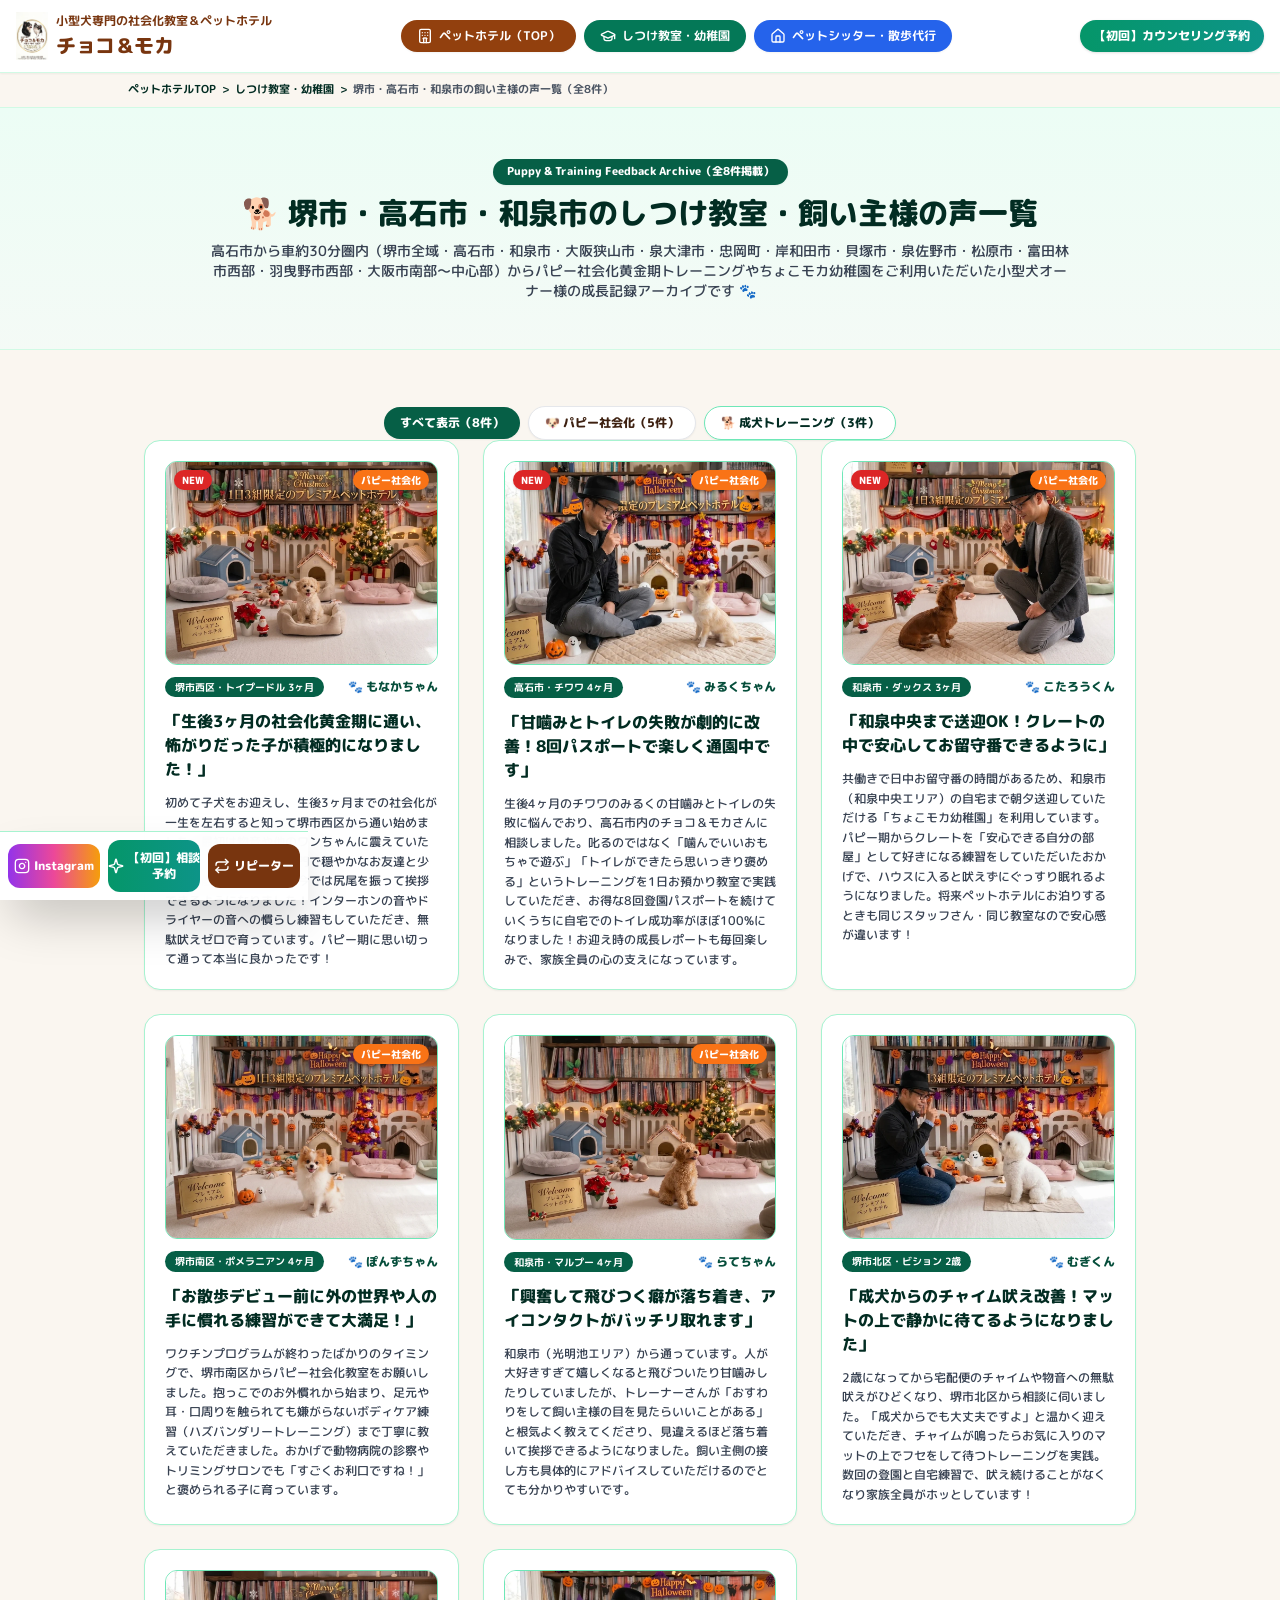
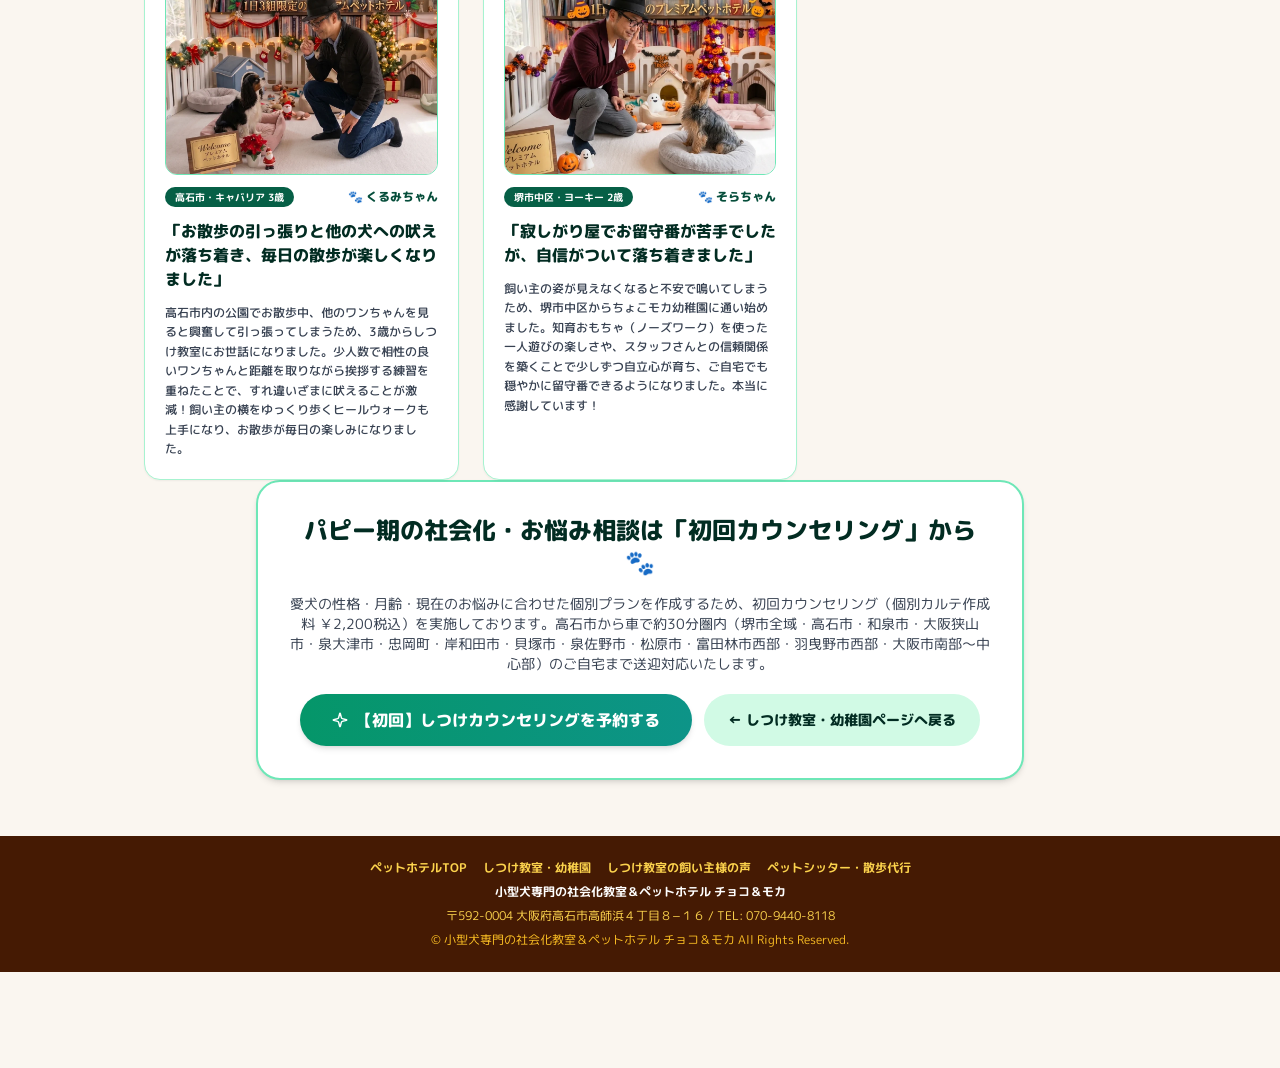
<file: save_school_blog.html>
<!DOCTYPE html>
<html lang="ja" class="scroll-smooth">
<head>
    <meta charset="UTF-8">
    <meta name="viewport" content="width=device-width, initial-scale=1.0, maximum-scale=5.0">
    <meta name="theme-color" content="#065F46">
    <meta name="format-detection" content="telephone=no">
    
    <!-- Google SEO・MEO メタタグ（しつけ教室・犬の幼稚園の飼い主様の声一覧アーカイブページ・高石市から車30分圏内全対応エリア網羅） -->
    <title>堺市・高石市・和泉市・大阪狭山市・岸和田市の犬のしつけ教室・パピー社会化の飼い主様の声一覧（全8件）｜小型犬専門 チョコ＆モカ</title>
    <meta name="description" content="堺市・高石市・和泉市・大阪狭山市・岸和田市・泉大津市・忠岡町・貝塚市・泉佐野市・松原市・富田林市・羽曳野市・大阪市（住之江区・住吉区・阿倍野区・浪速区・天王寺区・東住吉区・平野区）で小型犬専門の犬のしつけ教室・パピー社会化・ちょこモカ幼稚園をご利用いただいた飼い主様の体験談一覧（全8件）。">
    <meta name="robots" content="index, follow, max-image-preview:large, max-snippet:-1, max-video-preview:-1">
    <link rel="canonical" href="https://chocomoka.com/save_school_blog.html">

    <!-- OGP & Twitter Cards -->
    <meta property="og:type" content="website">
    <meta property="og:title" content="堺市・高石市・和泉市・大阪狭山市・岸和田市の犬のしつけ教室・パピー社会化の飼い主様の声一覧｜小型犬専門 チョコ＆モカ">
    <meta property="og:description" content="高石市から車約30分圏内の小型犬オーナー様から届いたパピー社会化・無駄吠え・噛み癖改善のリアルな体験談一覧。">
    <meta property="og:url" content="https://chocomoka.com/save_school_blog.html">
    <meta property="og:site_name" content="小型犬専門の社会化教室＆ペットホテル チョコ＆モカ">
    <meta property="og:image" content="https://chocomoka.com/dog-training-puppy-kindergarten-sakai-takaishi-izumi-chocomoka.webp">
    <meta property="og:image:width" content="800">
    <meta property="og:image:height" content="500">
    <meta property="og:locale" content="ja_JP">
    <meta name="twitter:card" content="summary_large_image">
    <meta name="twitter:title" content="堺市・高石市・和泉市・大阪狭山市・岸和田市の犬のしつけ教室・パピー社会化の飼い主様の声一覧｜小型犬専門 チョコ＆モカ">
    <meta name="twitter:description" content="高石市から車約30分圏内の小型犬オーナー様から届いたパピー社会化・無駄吠え・噛み癖改善のリアルな体験談一覧。">
    <meta name="twitter:image" content="https://chocomoka.com/dog-training-puppy-kindergarten-sakai-takaishi-izumi-chocomoka.webp">

    <!-- LCP最速読み込み＆外部接続事前確立 -->
    <link rel="preload" as="image" href="chocomoka-pet-hotel-dog-training-takaishi-sakai-logo.webp" fetchpriority="high">
    <link rel="preconnect" href="https://fonts.googleapis.com">
    <link rel="preconnect" href="https://fonts.gstatic.com" crossorigin>

    <!-- 静的ビルド済み軽量CSS（外部Tailwind CDN・Iconフォント完全廃止でLCP/INP/CLS最適化） -->
    <link rel="stylesheet" href="style.min.css">

    <!-- アスペクト比・高速描画補完CSS -->
    <style>
      .cv-auto { content-visibility: auto; contain-intrinsic-size: auto 700px; }
      .aspect-4-3 { aspect-ratio: 4 / 3; }
    </style>

    <!-- 非同期Webフォント読み込み（レンダーブロッキング解消） -->
    <link rel="preload" as="style" href="https://fonts.googleapis.com/css2?family=M+PLUS+Rounded+1c:wght@500;700;800&display=swap">
    <link href="https://fonts.googleapis.com/css2?family=M+PLUS+Rounded+1c:wght@500;700;800&display=swap" rel="stylesheet" media="print" onload="this.media='all'">
    <noscript><link href="https://fonts.googleapis.com/css2?family=M+PLUS+Rounded+1c:wght@500;700;800&display=swap" rel="stylesheet"></noscript>

    <!-- Schema.org 構造化データ（パンくずリスト＆店舗情報・全対応エリア網羅・Googleガイドライン準拠） -->
    <script type="application/ld+json">
    {
      "@context": "https://schema.org",
      "@graph": [
        {
          "@type": "BreadcrumbList",
          "@id": "https://chocomoka.com/save_school_blog.html#breadcrumb",
          "itemListElement": [
            {
              "@type": "ListItem",
              "position": 1,
              "name": "ペットホテル＆社会化教室 チョコ＆モカ TOP",
              "item": "https://chocomoka.com/"
            },
            {
              "@type": "ListItem",
              "position": 2,
              "name": "しつけ教室・幼稚園",
              "item": "https://chocomoka.com/school.html"
            },
            {
              "@type": "ListItem",
              "position": 3,
              "name": "堺市・高石市・和泉市・大阪狭山市・岸和田市のしつけ教室・飼い主様の声一覧",
              "item": "https://chocomoka.com/save_school_blog.html"
            }
          ]
        },
        {
          "@type": ["LocalBusiness", "PetStore"],
          "@id": "https://chocomoka.com/#organization",
          "name": "小型犬専門の社会化教室＆ペットホテル チョコ＆モカ",
          "url": "https://chocomoka.com/",
          "logo": "https://chocomoka.com/chocomoka-pet-hotel-dog-training-takaishi-sakai-logo.webp",
          "telephone": "+81-70-9440-8118",
          "address": {
            "@type": "PostalAddress",
            "streetAddress": "高師浜４丁目８−１６",
            "addressLocality": "高石市",
            "addressRegion": "大阪府",
            "postalCode": "592-0004",
            "addressCountry": "JP"
          },
          "areaServed": [
            {"@type": "City", "name": "高石市"},
            {"@type": "City", "name": "堺市"},
            {"@type": "AdministrativeArea", "name": "堺市西区"},
            {"@type": "AdministrativeArea", "name": "堺市堺区"},
            {"@type": "AdministrativeArea", "name": "堺市北区"},
            {"@type": "AdministrativeArea", "name": "堺市中区"},
            {"@type": "AdministrativeArea", "name": "堺市東区"},
            {"@type": "AdministrativeArea", "name": "堺市南区"},
            {"@type": "AdministrativeArea", "name": "堺市美原区"},
            {"@type": "AdministrativeArea", "name": "大阪市住之江区"},
            {"@type": "AdministrativeArea", "name": "大阪市住吉区"},
            {"@type": "AdministrativeArea", "name": "大阪市阿倍野区"},
            {"@type": "AdministrativeArea", "name": "大阪市浪速区"},
            {"@type": "AdministrativeArea", "name": "大阪市天王寺区"},
            {"@type": "AdministrativeArea", "name": "大阪市東住吉区"},
            {"@type": "AdministrativeArea", "name": "大阪市平野区"},
            {"@type": "City", "name": "泉大津市"},
            {"@type": "City", "name": "和泉市"},
            {"@type": "City", "name": "忠岡町"},
            {"@type": "City", "name": "岸和田市"},
            {"@type": "City", "name": "貝塚市"},
            {"@type": "City", "name": "泉佐野市"},
            {"@type": "City", "name": "大阪狭山市"},
            {"@type": "City", "name": "松原市"},
            {"@type": "City", "name": "富田林市"},
            {"@type": "City", "name": "羽曳野市"}
          ]
        },
        {
          "@type": "CollectionPage",
          "@id": "https://chocomoka.com/save_school_blog.html#webpage",
          "url": "https://chocomoka.com/save_school_blog.html",
          "name": "堺市・高石市・和泉市・大阪狭山市・岸和田市の犬のしつけ教室・パピー社会化の飼い主様の声一覧（全8件）｜小型犬専門 チョコ＆モカ",
          "isPartOf": {"@id": "https://chocomoka.com/#organization"},
          "breadcrumb": {"@id": "https://chocomoka.com/save_school_blog.html#breadcrumb"}
        }
      ]
    }
    </script>
</head>
<body class="antialiased leading-relaxed pb-24">

    <!-- 共通ヘッダー（NAP統一・インラインSVG化） -->
    <header class="sticky top-0 z-40 bg-white/95 backdrop-blur-md border-b border-emerald-100 shadow-sm">
        <div class="max-w-7xl mx-auto px-3 sm:px-4 py-2 flex justify-between items-center gap-2">
            <a href="index.html" class="flex items-center space-x-2 shrink-0 group text-left py-1">
                <img src="chocomoka-pet-hotel-dog-training-takaishi-sakai-logo.webp" alt="堺市・高石市・和泉市・大阪狭山市・岸和田市の小型犬専門の社会化教室＆ペットホテル チョコ＆モカ ロゴ" width="48" height="48" class="h-10 sm:h-12 w-auto object-contain" fetchpriority="high" decoding="sync" onerror="this.onerror=null; this.src='logo.jpg';">
                <div class="min-w-0">
                    <p class="text-[9px] sm:text-xs font-bold text-amber-900 leading-none mb-0.5 truncate">小型犬専門の社会化教室＆ペットホテル</p>
                    <span class="font-extrabold text-base sm:text-xl text-amber-900 tracking-tight leading-none block">チョコ＆モカ</span>
                </div>
            </a>
            
            <nav aria-label="メインナビゲーション" class="hidden md:flex flex-1 justify-center items-center space-x-2 text-xs font-bold">
                <a href="index.html" class="bg-amber-800 hover:bg-amber-900 text-white px-4 py-2 rounded-full transition shadow-sm flex items-center gap-1.5">
                    <svg class="w-4 h-4 shrink-0" viewBox="0 0 24 24" fill="none" stroke="currentColor" stroke-width="2" stroke-linecap="round" stroke-linejoin="round" aria-hidden="true"><path d="M10 22v-6.57"/><path d="M12 11h.01"/><path d="M12 7h.01"/><path d="M14 15.43V22"/><path d="M15 16a5 5 0 0 0-6 0"/><path d="M16 11h.01"/><path d="M16 7h.01"/><path d="M8 11h.01"/><path d="M8 7h.01"/><rect x="4" y="2" width="16" height="20" rx="2"/></svg>
                    ペットホテル（TOP）
                </a>
                <a href="school.html" class="bg-emerald-700 text-white px-4 py-2 rounded-full shadow-sm flex items-center gap-1.5 ring-2 ring-emerald-300">
                    <svg class="w-4 h-4 shrink-0" viewBox="0 0 24 24" fill="none" stroke="currentColor" stroke-width="2" stroke-linecap="round" stroke-linejoin="round" aria-hidden="true"><path d="M21.42 10.922a1 1 0 0 0-.019-1.838L12.83 5.18a2 2 0 0 0-1.66 0L2.6 9.08a1 1 0 0 0 0 1.832l8.57 3.908a2 2 0 0 0 1.66 0z"/><path d="M22 10v6"/><path d="M6 12.5V16a6 3 0 0 0 12 0v-3.5"/></svg>
                    しつけ教室・幼稚園
                </a>
                <a href="sitter.html" class="bg-blue-600 hover:bg-blue-700 text-white px-4 py-2 rounded-full transition shadow-sm flex items-center gap-1.5">
                    <svg class="w-4 h-4 shrink-0" viewBox="0 0 24 24" fill="none" stroke="currentColor" stroke-width="2" stroke-linecap="round" stroke-linejoin="round" aria-hidden="true"><path d="M15 21v-8a1 1 0 0 0-1-1h-4a1 1 0 0 0-1 1v8"/><path d="M3 10a2 2 0 0 1 .709-1.528l7-5.999a2 2 0 0 1 2.582 0l7 5.999A2 2 0 0 1 21 10v9a2 2 0 0 1-2 2H5a2 2 0 0 1-2-2z"/></svg>
                    ペットシッター・散歩代行
                </a>
            </nav>

            <button type="button" onclick="openModal()" class="bg-gradient-to-r from-emerald-600 to-teal-600 text-white font-extrabold text-xs px-3.5 py-2 rounded-full shadow shrink-0 active:scale-95 transition">
                【初回】カウンセリング予約
            </button>
        </div>

        <nav aria-label="モバイルナビゲーション" class="md:hidden bg-emerald-50/90 border-t border-emerald-200 px-2 py-1.5 flex justify-center gap-1.5 overflow-x-auto no-scrollbar text-[11px] font-extrabold">
            <a href="index.html" class="bg-white text-amber-900 border border-amber-300 px-3 py-1 rounded-full shrink-0">🏨 ペットホテル</a>
            <a href="school.html" class="bg-emerald-700 text-white px-3 py-1 rounded-full shrink-0 shadow-sm">🏫 しつけ教室・幼稚園</a>
            <a href="sitter.html" class="bg-white text-blue-800 border border-blue-300 px-3 py-1 rounded-full shrink-0">🐾 ペットシッター</a>
        </nav>
    </header>

    <!-- パンくずリスト -->
    <nav aria-label="パンくずリスト" class="bg-emerald-50/80 border-b border-emerald-100 py-2 px-4 text-[11px] font-bold text-emerald-950">
        <div class="max-w-5xl mx-auto flex items-center flex-wrap gap-1.5">
            <a href="index.html" class="hover:underline">ペットホテルTOP</a>
            <span>&gt;</span>
            <a href="school.html" class="hover:underline">しつけ教室・幼稚園</a>
            <span>&gt;</span>
            <span class="text-gray-600">堺市・高石市・和泉市の飼い主様の声一覧（全8件）</span>
        </div>
    </nav>

    <!-- ページタイトル -->
    <section class="bg-gradient-to-b from-emerald-50 to-teal-50/60 py-8 sm:py-12 border-b border-emerald-100">
        <div class="max-w-4xl mx-auto px-4 text-center space-y-2.5">
            <span class="inline-block bg-emerald-800 text-white text-[11px] font-extrabold px-3.5 py-1 rounded-full shadow-sm">
                Puppy &amp; Training Feedback Archive（全8件掲載）
            </span>
            <h1 class="text-xl sm:text-3xl font-extrabold text-emerald-950 leading-snug">
                🐕 堺市・高石市・和泉市の<br class="sm:hidden">しつけ教室・飼い主様の声一覧
            </h1>
            <p class="text-xs sm:text-sm text-gray-700 font-medium leading-relaxed">
                高石市から車約30分圏内（堺市全域・高石市・和泉市・大阪狭山市・泉大津市・忠岡町・岸和田市・貝塚市・泉佐野市・松原市・富田林市西部・羽曳野市西部・大阪市南部〜中心部）からパピー社会化黄金期トレーニングやちょこモカ幼稚園をご利用いただいた小型犬オーナー様の成長記録アーカイブです 🐾
            </p>
        </div>
    </section>

    <!-- 全8件のレビュー一覧（カテゴリー切替タブ＋全文表示） -->
    <main class="py-10 sm:py-14">
        <div class="max-w-5xl mx-auto px-4 space-y-8">

            <!-- カテゴリー切替タブ -->
            <div class="flex items-center justify-center gap-2 flex-wrap">
                <button type="button" onclick="filterSchoolVoice('all')" class="school-tab-btn bg-emerald-800 text-white font-extrabold text-xs px-4 py-2 rounded-full shadow-sm transition" data-type="all">
                    すべて表示（8件）
                </button>
                <button type="button" onclick="filterSchoolVoice('puppy')" class="school-tab-btn bg-white hover:bg-orange-50 text-orange-900 border border-orange-300 font-extrabold text-xs px-4 py-2 rounded-full shadow-sm transition" data-type="puppy">
                    🐶 パピー社会化（5件）
                </button>
                <button type="button" onclick="filterSchoolVoice('adult')" class="school-tab-btn bg-white hover:bg-emerald-50 text-emerald-950 border border-emerald-300 font-extrabold text-xs px-4 py-2 rounded-full shadow-sm transition" data-type="adult">
                    🐕 成犬トレーニング（3件）
                </button>
            </div>

            <div id="school-archive-grid" class="grid grid-cols-1 md:grid-cols-2 lg:grid-cols-3 gap-6">

                <!-- 1（パピー）：堺市西区 もなかちゃん -->
                <article data-school-type="puppy" class="bg-white p-5 rounded-2xl border border-emerald-200 shadow-sm flex flex-col space-y-3">
                    <div class="relative rounded-xl overflow-hidden border border-emerald-300 bg-white aspect-4-3">
                        <span class="absolute top-2 left-2 bg-red-600 text-white text-[10px] font-extrabold px-2 py-0.5 rounded-full shadow z-10">NEW</span>
                        <span class="absolute top-2 right-2 bg-orange-500 text-white text-[10px] font-extrabold px-2 py-0.5 rounded-full shadow z-10">パピー社会化</span>
                        <img src="socialization-school-puppy-toypoodle-sakai-chocomoka-monaka.webp" alt="堺市西区のトイプードルパピー「もなかちゃん」が社会化教室で楽しくおすわりする様子" width="400" height="300" class="w-full h-full object-cover block" loading="lazy" decoding="async" onerror="this.onerror=null; this.src='chocomoka_school_monaka.webp';">
                    </div>
                    <div class="flex items-center justify-between gap-1">
                        <span class="bg-emerald-800 text-white text-[10px] font-bold px-2.5 py-0.5 rounded-full">堺市西区・トイプードル 3ヶ月</span>
                        <span class="text-emerald-900 text-xs font-extrabold">🐾 もなかちゃん</span>
                    </div>
                    <h2 class="font-extrabold text-sm sm:text-base text-emerald-950 leading-snug">
                        「生後3ヶ月の社会化黄金期に通い、怖がりだった子が積極的になりました！」
                    </h2>
                    <p class="text-xs text-gray-700 leading-relaxed font-medium">
                        初めて子犬をお迎えし、生後3ヶ月までの社会化が一生を左右すると知って堺市西区から通い始めました。最初は物音や他のワンちゃんに震えていたもなかですが、小型犬専門で穏やかなお友達と少しずつ触れ合ううちに、今では尻尾を振って挨拶できるようになりました！インターホンの音やドライヤーの音への慣らし練習もしていただき、無駄吠えゼロで育っています。パピー期に思い切って通って本当に良かったです！
                    </p>
                </article>

                <!-- 2（パピー）：高石市 みるくちゃん -->
                <article data-school-type="puppy" class="bg-white p-5 rounded-2xl border border-emerald-200 shadow-sm flex flex-col space-y-3">
                    <div class="relative rounded-xl overflow-hidden border border-emerald-300 bg-white aspect-4-3">
                        <span class="absolute top-2 left-2 bg-red-600 text-white text-[10px] font-extrabold px-2 py-0.5 rounded-full shadow z-10">NEW</span>
                        <span class="absolute top-2 right-2 bg-orange-500 text-white text-[10px] font-extrabold px-2 py-0.5 rounded-full shadow z-10">パピー社会化</span>
                        <img src="dog-training-puppy-chihuahua-takaishi-chocomoka-miruku.webp" alt="高石市のチワワパピー「みるくちゃん」が社会化教室でアイコンタクト訓練をする様子" width="400" height="300" class="w-full h-full object-cover block" loading="lazy" decoding="async" onerror="this.onerror=null; this.src='chocomoka_school_miruku.webp';">
                    </div>
                    <div class="flex items-center justify-between gap-1">
                        <span class="bg-emerald-800 text-white text-[10px] font-bold px-2.5 py-0.5 rounded-full">高石市・チワワ 4ヶ月</span>
                        <span class="text-emerald-900 text-xs font-extrabold">🐾 みるくちゃん</span>
                    </div>
                    <h2 class="font-extrabold text-sm sm:text-base text-emerald-950 leading-snug">
                        「甘噛みとトイレの失敗が劇的に改善！8回パスポートで楽しく通園中です」
                    </h2>
                    <p class="text-xs text-gray-700 leading-relaxed font-medium">
                        生後4ヶ月のチワワのみるくの甘噛みとトイレの失敗に悩んでおり、高石市内のチョコ＆モカさんに相談しました。叱るのではなく「噛んでいいおもちゃで遊ぶ」「トイレができたら思いっきり褒める」というトレーニングを1日お預かり教室で実践していただき、お得な8回登園パスポートを続けていくうちに自宅でのトイレ成功率がほぼ100%になりました！お迎え時の成長レポートも毎回楽しみで、家族全員の心の支えになっています。
                    </p>
                </article>

                <!-- 3（パピー）：和泉市 こたろうくん -->
                <article data-school-type="puppy" class="bg-white p-5 rounded-2xl border border-emerald-200 shadow-sm flex flex-col space-y-3">
                    <div class="relative rounded-xl overflow-hidden border border-emerald-300 bg-white aspect-4-3">
                        <span class="absolute top-2 left-2 bg-red-600 text-white text-[10px] font-extrabold px-2 py-0.5 rounded-full shadow z-10">NEW</span>
                        <span class="absolute top-2 right-2 bg-orange-500 text-white text-[10px] font-extrabold px-2 py-0.5 rounded-full shadow z-10">パピー社会化</span>
                        <img src="puppy-kindergarten-dachshund-izumi-chocomoka-kotaro.webp" alt="和泉市のミニチュアダックスパピー「こたろうくん」がクレートトレーニングを頑張る様子" width="400" height="300" class="w-full h-full object-cover block" loading="lazy" decoding="async" onerror="this.onerror=null; this.src='chocomoka_school_kotaro.webp';">
                    </div>
                    <div class="flex items-center justify-between gap-1">
                        <span class="bg-emerald-800 text-white text-[10px] font-bold px-2.5 py-0.5 rounded-full">和泉市・ダックス 3ヶ月</span>
                        <span class="text-emerald-900 text-xs font-extrabold">🐾 こたろうくん</span>
                    </div>
                    <h2 class="font-extrabold text-sm sm:text-base text-emerald-950 leading-snug">
                        「和泉中央まで送迎OK！クレートの中で安心してお留守番できるように」
                    </h2>
                    <p class="text-xs text-gray-700 leading-relaxed font-medium">
                        共働きで日中お留守番の時間があるため、和泉市（和泉中央エリア）の自宅まで朝夕送迎していただける「ちょこモカ幼稚園」を利用しています。パピー期からクレートを「安心できる自分の部屋」として好きになる練習をしていただいたおかげで、ハウスに入ると吠えずにぐっすり眠れるようになりました。将来ペットホテルにお泊りするときも同じスタッフさん・同じ教室なので安心感が違います！
                    </p>
                </article>

                <!-- 4（パピー）：堺市南区 ぽんずちゃん -->
                <article data-school-type="puppy" class="bg-white p-5 rounded-2xl border border-emerald-200 shadow-sm flex flex-col space-y-3">
                    <div class="relative rounded-xl overflow-hidden border border-emerald-300 bg-white aspect-4-3">
                        <span class="absolute top-2 right-2 bg-orange-500 text-white text-[10px] font-extrabold px-2 py-0.5 rounded-full shadow z-10">パピー社会化</span>
                        <img src="socialization-school-pomeranian-sakai-chocomoka-ponzu.webp" alt="堺市南区のポメラニアンパピー「ぽんずちゃん」が社会化教室で笑顔を見せる様子" width="400" height="300" class="w-full h-full object-cover block" loading="lazy" decoding="async" onerror="this.onerror=null; this.src='chocomoka_school_ponzu.webp';">
                    </div>
                    <div class="flex items-center justify-between gap-1">
                        <span class="bg-emerald-800 text-white text-[10px] font-bold px-2.5 py-0.5 rounded-full">堺市南区・ポメラニアン 4ヶ月</span>
                        <span class="text-emerald-900 text-xs font-extrabold">🐾 ぽんずちゃん</span>
                    </div>
                    <h2 class="font-extrabold text-sm sm:text-base text-emerald-950 leading-snug">
                        「お散歩デビュー前に外の世界や人の手に慣れる練習ができて大満足！」
                    </h2>
                    <p class="text-xs text-gray-700 leading-relaxed font-medium">
                        ワクチンプログラムが終わったばかりのタイミングで、堺市南区からパピー社会化教室をお願いしました。抱っこでのお外慣れから始まり、足元や耳・口周りを触られても嫌がらないボディケア練習（ハズバンダリートレーニング）まで丁寧に教えていただきました。おかげで動物病院の診察やトリミングサロンでも「すごくお利口ですね！」と褒められる子に育っています。
                    </p>
                </article>

                <!-- 5（パピー）：和泉市 らてちゃん -->
                <article data-school-type="puppy" class="bg-white p-5 rounded-2xl border border-emerald-200 shadow-sm flex flex-col space-y-3">
                    <div class="relative rounded-xl overflow-hidden border border-emerald-300 bg-white aspect-4-3">
                        <span class="absolute top-2 right-2 bg-orange-500 text-white text-[10px] font-extrabold px-2 py-0.5 rounded-full shadow z-10">パピー社会化</span>
                        <img src="dog-training-maltipoo-izumi-izumiotsu-chocomoka-rate.webp" alt="和泉市のマルプーパピー「らてちゃん」が褒めて伸ばすトレーニングを受ける様子" width="400" height="300" class="w-full h-full object-cover block" loading="lazy" decoding="async" onerror="this.onerror=null; this.src='chocomoka_school_rate.webp';">
                    </div>
                    <div class="flex items-center justify-between gap-1">
                        <span class="bg-emerald-800 text-white text-[10px] font-bold px-2.5 py-0.5 rounded-full">和泉市・マルプー 4ヶ月</span>
                        <span class="text-emerald-900 text-xs font-extrabold">🐾 らてちゃん</span>
                    </div>
                    <h2 class="font-extrabold text-sm sm:text-base text-emerald-950 leading-snug">
                        「興奮して飛びつく癖が落ち着き、アイコンタクトがバッチリ取れます」
                    </h2>
                    <p class="text-xs text-gray-700 leading-relaxed font-medium">
                        和泉市（光明池エリア）から通っています。人が大好きすぎて嬉しくなると飛びついたり甘噛みしたりしていましたが、トレーナーさんが「おすわりをして飼い主様の目を見たらいいことがある」と根気よく教えてくださり、見違えるほど落ち着いて挨拶できるようになりました。飼い主側の接し方も具体的にアドバイスしていただけるのでとても分かりやすいです。
                    </p>
                </article>

                <!-- 6（成犬）：堺市北区 むぎくん -->
                <article data-school-type="adult" class="bg-white p-5 rounded-2xl border border-emerald-200 shadow-sm flex flex-col space-y-3">
                    <div class="rounded-xl overflow-hidden border border-emerald-300 bg-white aspect-4-3">
                        <img src="dog-training-bichon-frise-sakai-osaka-chocomoka-mugi.webp" alt="堺市北区のビションフリーゼ「むぎくん」がマットの上で落ち着いて過ごす様子" width="400" height="300" class="w-full h-full object-cover block" loading="lazy" decoding="async" onerror="this.onerror=null; this.src='chocomoka_school_mugi.webp';">
                    </div>
                    <div class="flex items-center justify-between gap-1">
                        <span class="bg-emerald-800 text-white text-[10px] font-bold px-2.5 py-0.5 rounded-full">堺市北区・ビション 2歳</span>
                        <span class="text-emerald-900 text-xs font-extrabold">🐾 むぎくん</span>
                    </div>
                    <h2 class="font-extrabold text-sm sm:text-base text-emerald-950 leading-snug">
                        「成犬からのチャイム吠え改善！マットの上で静かに待てるようになりました」
                    </h2>
                    <p class="text-xs text-gray-700 leading-relaxed font-medium">
                        2歳になってから宅配便のチャイムや物音への無駄吠えがひどくなり、堺市北区から相談に伺いました。「成犬からでも大丈夫ですよ」と温かく迎えていただき、チャイムが鳴ったらお気に入りのマットの上でフセをして待つトレーニングを実践。数回の登園と自宅練習で、吠え続けることがなくなり家族全員がホッとしています！
                    </p>
                </article>

                <!-- 7（成犬）：高石市 くるみちゃん -->
                <article data-school-type="adult" class="bg-white p-5 rounded-2xl border border-emerald-200 shadow-sm flex flex-col space-y-3">
                    <div class="rounded-xl overflow-hidden border border-emerald-300 bg-white aspect-4-3">
                        <img src="chocomoka_school_kurumi.webp" alt="高石市のキャバリア「くるみちゃん」が社会化教室で穏やかに過ごす様子" width="400" height="300" class="w-full h-full object-cover block" loading="lazy" decoding="async" onerror="this.onerror=null; this.src='dog-training-puppy-kindergarten-sakai-takaishi-izumi-chocomoka.webp';">
                    </div>
                    <div class="flex items-center justify-between gap-1">
                        <span class="bg-emerald-800 text-white text-[10px] font-bold px-2.5 py-0.5 rounded-full">高石市・キャバリア 3歳</span>
                        <span class="text-emerald-900 text-xs font-extrabold">🐾 くるみちゃん</span>
                    </div>
                    <h2 class="font-extrabold text-sm sm:text-base text-emerald-950 leading-snug">
                        「お散歩の引っ張りと他の犬への吠えが落ち着き、毎日の散歩が楽しくなりました」
                    </h2>
                    <p class="text-xs text-gray-700 leading-relaxed font-medium">
                        高石市内の公園でお散歩中、他のワンちゃんを見ると興奮して引っ張ってしまうため、3歳からしつけ教室にお世話になりました。少人数で相性の良いワンちゃんと距離を取りながら挨拶する練習を重ねたことで、すれ違いざまに吠えることが激減！飼い主の横をゆっくり歩くヒールウォークも上手になり、お散歩が毎日の楽しみになりました。
                    </p>
                </article>

                <!-- 8（成犬）：堺市中区 そらちゃん -->
                <article data-school-type="adult" class="bg-white p-5 rounded-2xl border border-emerald-200 shadow-sm flex flex-col space-y-3">
                    <div class="rounded-xl overflow-hidden border border-emerald-300 bg-white aspect-4-3">
                        <img src="puppy-kindergarten-small-dog-training-takaishi-izumi-chocomoka-sora.webp" alt="堺市中区のヨークシャーテリア「そらちゃん」が犬の幼稚園でリラックスする様子" width="400" height="300" class="w-full h-full object-cover block" loading="lazy" decoding="async" onerror="this.onerror=null; this.src='chocomoka_school_sora.webp';">
                    </div>
                    <div class="flex items-center justify-between gap-1">
                        <span class="bg-emerald-800 text-white text-[10px] font-bold px-2.5 py-0.5 rounded-full">堺市中区・ヨーキー 2歳</span>
                        <span class="text-emerald-900 text-xs font-extrabold">🐾 そらちゃん</span>
                    </div>
                    <h2 class="font-extrabold text-sm sm:text-base text-emerald-950 leading-snug">
                        「寂しがり屋でお留守番が苦手でしたが、自信がついて落ち着きました」
                    </h2>
                    <p class="text-xs text-gray-700 leading-relaxed font-medium">
                        飼い主の姿が見えなくなると不安で鳴いてしまうため、堺市中区からちょこモカ幼稚園に通い始めました。知育おもちゃ（ノーズワーク）を使った一人遊びの楽しさや、スタッフさんとの信頼関係を築くことで少しずつ自立心が育ち、ご自宅でも穏やかに留守番できるようになりました。本当に感謝しています！
                    </p>
                </article>

            </div>

            <!-- 予約CTA＆しつけ教室ページへ戻るボタン -->
            <div class="bg-white rounded-3xl p-6 sm:p-8 border-2 border-emerald-300 shadow-md text-center max-w-3xl mx-auto space-y-4">
                <h2 class="text-base sm:text-2xl font-extrabold text-emerald-950">
                    パピー期の社会化・お悩み相談は「初回カウンセリング」から 🐾
                </h2>
                <p class="text-xs sm:text-sm text-gray-700 leading-relaxed">
                    愛犬の性格・月齢・現在のお悩みに合わせた個別プランを作成するため、初回カウンセリング（個別カルテ作成料 ￥2,200税込）を実施しております。高石市から車で約30分圏内（堺市全域・高石市・和泉市・大阪狭山市・泉大津市・忠岡町・岸和田市・貝塚市・泉佐野市・松原市・富田林市西部・羽曳野市西部・大阪市南部〜中心部）のご自宅まで送迎対応いたします。
                </p>
                <div class="flex flex-col sm:flex-row justify-center gap-3 pt-1">
                    <button type="button" onclick="openModal()" class="inline-flex items-center justify-center gap-2 bg-gradient-to-r from-emerald-600 to-teal-600 text-white text-xs sm:text-base font-extrabold px-6 sm:px-8 py-3.5 rounded-full shadow-md active:scale-95 transition">
                        <svg class="w-4 h-4 shrink-0" viewBox="0 0 24 24" fill="none" stroke="currentColor" stroke-width="2.2" stroke-linecap="round" stroke-linejoin="round" aria-hidden="true"><path d="M9.937 15.5A2 2 0 0 0 8.5 14.063l-6.135-1.582a.5.5 0 0 1 0-.962L8.5 9.936A2 2 0 0 0 9.937 8.5l1.582-6.135a.5.5 0 0 1 .963 0L14.063 8.5A2 2 0 0 0 15.5 9.937l6.135 1.581a.5.5 0 0 1 0 .964L15.5 14.063a2 2 0 0 0-1.437 1.437l-1.582 6.135a.5.5 0 0 1-.963 0z"/></svg>
                        <span>【初回】しつけカウンセリングを予約する</span>
                    </button>
                    <a href="school.html" class="inline-flex items-center justify-center gap-1.5 bg-emerald-100 hover:bg-emerald-200 text-emerald-950 text-xs sm:text-sm font-extrabold px-6 py-3.5 rounded-full transition">
                        <span>← しつけ教室・幼稚園ページへ戻る</span>
                    </a>
                </div>
            </div>
        </div>
    </main>

    <!-- フッター（NAP統一） -->
    <footer class="bg-amber-950 text-amber-200 py-6 text-center text-xs">
        <div class="max-w-4xl mx-auto px-4 space-y-2">
            <div class="flex justify-center flex-wrap gap-4 font-bold text-amber-300">
                <a href="index.html" class="hover:underline">ペットホテルTOP</a>
                <a href="school.html" class="hover:underline">しつけ教室・幼稚園</a>
                <a href="save_school_blog.html" class="hover:underline">しつけ教室の飼い主様の声</a>
                <a href="sitter.html" class="hover:underline">ペットシッター・散歩代行</a>
            </div>
            <p class="font-bold text-white">小型犬専門の社会化教室＆ペットホテル チョコ＆モカ</p>
            <p class="text-amber-300">〒592-0004 大阪府高石市高師浜４丁目８−１６ / TEL: 070-9440-8118</p>
            <p class="text-amber-400">&copy; 小型犬専門の社会化教室＆ペットホテル チョコ＆モカ All Rights Reserved.</p>
        </div>
    </footer>

    <!-- 追随ボトムバー（インラインSVG化） -->
    <div class="fixed bottom-0 left-0 right-0 z-50 bg-white/95 backdrop-blur-md border-t border-emerald-200 p-2 shadow-2xl">
        <div class="max-w-4xl mx-auto flex justify-center items-center gap-2">
            <a href="https://www.instagram.com/pet_hotel_osaka_sakai_izumi/" target="_blank" rel="noopener noreferrer" class="flex-1 bg-gradient-to-r from-purple-600 via-pink-500 to-amber-500 text-white font-extrabold py-2.5 rounded-xl text-xs flex items-center justify-center gap-1 min-h-[44px] active:scale-95 transition">
                <svg class="w-4 h-4 shrink-0" viewBox="0 0 24 24" fill="none" stroke="currentColor" stroke-width="2" stroke-linecap="round" stroke-linejoin="round" aria-hidden="true"><rect width="20" height="20" x="2" y="2" rx="5" ry="5"/><path d="M16 11.37A4 4 0 1 1 12.63 8 4 4 0 0 1 16 11.37z"/><line x1="17.5" x2="17.51" y1="6.5" y2="6.5"/></svg>
                Instagram
            </a>
            <button type="button" onclick="openModal()" class="flex-1 bg-gradient-to-r from-emerald-600 to-teal-600 text-white font-extrabold py-2.5 rounded-xl text-xs flex items-center justify-center gap-1 min-h-[44px] active:scale-95 transition">
                <svg class="w-4 h-4 shrink-0" viewBox="0 0 24 24" fill="none" stroke="currentColor" stroke-width="2.2" stroke-linecap="round" stroke-linejoin="round" aria-hidden="true"><path d="M9.937 15.5A2 2 0 0 0 8.5 14.063l-6.135-1.582a.5.5 0 0 1 0-.962L8.5 9.936A2 2 0 0 0 9.937 8.5l1.582-6.135a.5.5 0 0 1 .963 0L14.063 8.5A2 2 0 0 0 15.5 9.937l6.135 1.581a.5.5 0 0 1 0 .964L15.5 14.063a2 2 0 0 0-1.437 1.437l-1.582 6.135a.5.5 0 0 1-.963 0z"/></svg>
                【初回】相談予約
            </button>
            <a href="https://chocomoka.square.site" target="_blank" rel="noopener noreferrer" class="flex-1 bg-amber-900 text-white font-extrabold py-2.5 rounded-xl text-xs flex items-center justify-center gap-1 min-h-[44px] active:scale-95 transition">
                <svg class="w-4 h-4 shrink-0" viewBox="0 0 24 24" fill="none" stroke="currentColor" stroke-width="2" stroke-linecap="round" stroke-linejoin="round" aria-hidden="true"><path d="m17 2 4 4-4 4"/><path d="M3 11v-1a4 4 0 0 1 4-4h14"/><path d="m7 22-4-4 4-4"/><path d="M21 13v1a4 4 0 0 1-4 4H3"/></svg>
                リピーター
            </a>
        </div>
    </div>

    <!-- 初回予約モーダル -->
    <div id="firstTimeModal" role="dialog" aria-modal="true" aria-labelledby="modalTitle" class="fixed inset-0 bg-black/60 z-50 flex items-center justify-center p-4 hidden">
        <div class="bg-white rounded-3xl max-w-lg w-full p-6 relative shadow-2xl space-y-4">
            <button type="button" onclick="closeModal()" class="absolute top-3 right-3 text-gray-500 hover:text-gray-800 p-2 min-w-[44px] min-h-[44px] flex items-center justify-center font-bold text-lg" aria-label="閉じる">✕</button>
            <h3 id="modalTitle" class="text-lg font-extrabold text-emerald-950">初回カウンセリング・事前打合せのご予約</h3>
            <p class="text-xs text-gray-600 leading-relaxed">愛犬の性格や現在のお悩みに合わせた最適なトレーニングプランを作成するため、初回カウンセリング（個別カルテ作成料 ￥2,200税込）を実施しております。</p>
            <label class="flex items-center gap-2 bg-emerald-50 p-3 rounded-xl border border-emerald-200 text-xs font-bold cursor-pointer">
                <input type="checkbox" id="agreeCheckbox" onchange="toggleSubmitButton()" class="w-4 h-4 shrink-0">
                <span>利用規約（本人確認・ワクチン接種証明・初回打合せ）に同意します。</span>
            </label>
            <a id="modalSubmitBtn" href="https://chocomoka.square.site" target="_blank" rel="noopener noreferrer" class="block w-full bg-gray-300 text-white font-extrabold py-3 rounded-xl text-center pointer-events-none text-sm">Square予約へ進む</a>
        </div>
    </div>

    <script>
        function filterSchoolVoice(type) {
            const cards = document.querySelectorAll('#school-archive-grid article');
            cards.forEach(card => {
                if (type === 'all' || card.getAttribute('data-school-type') === type) {
                    card.style.display = '';
                } else {
                    card.style.display = 'none';
                }
            });
            const btns = document.querySelectorAll('.school-tab-btn');
            btns.forEach(btn => {
                const btnType = btn.getAttribute('data-type');
                const isActive = btnType === type;
                if (isActive) {
                    btn.className = 'school-tab-btn bg-emerald-800 text-white font-extrabold text-xs px-4 py-2 rounded-full shadow-sm transition';
                } else if (btnType === 'puppy') {
                    btn.className = 'school-tab-btn bg-white hover:bg-orange-50 text-orange-900 border border-orange-300 font-extrabold text-xs px-4 py-2 rounded-full shadow-sm transition';
                } else {
                    btn.className = 'school-tab-btn bg-white hover:bg-emerald-50 text-emerald-950 border border-emerald-300 font-extrabold text-xs px-4 py-2 rounded-full shadow-sm transition';
                }
            });
        }

        function openModal() {
            document.getElementById('firstTimeModal').classList.remove('hidden');
            document.body.style.overflow = 'hidden';
            document.getElementById('agreeCheckbox')?.focus();
        }
        function closeModal() {
            document.getElementById('firstTimeModal').classList.add('hidden');
            document.body.style.overflow = '';
        }
        function toggleSubmitButton() {
            const cb = document.getElementById('agreeCheckbox');
            const btn = document.getElementById('modalSubmitBtn');
            btn.className = cb.checked ? 'block w-full bg-emerald-600 hover:bg-emerald-700 text-white font-extrabold py-3 rounded-xl text-center text-sm shadow-md' : 'block w-full bg-gray-300 text-white font-extrabold py-3 rounded-xl text-center pointer-events-none text-sm';
        }
        document.getElementById('firstTimeModal')?.addEventListener('click', function(e) { if (e.target === this) closeModal(); });
        document.addEventListener('keydown', function(e) { if (e.key === 'Escape') closeModal(); });
    </script>
</body>
</html>
</file>
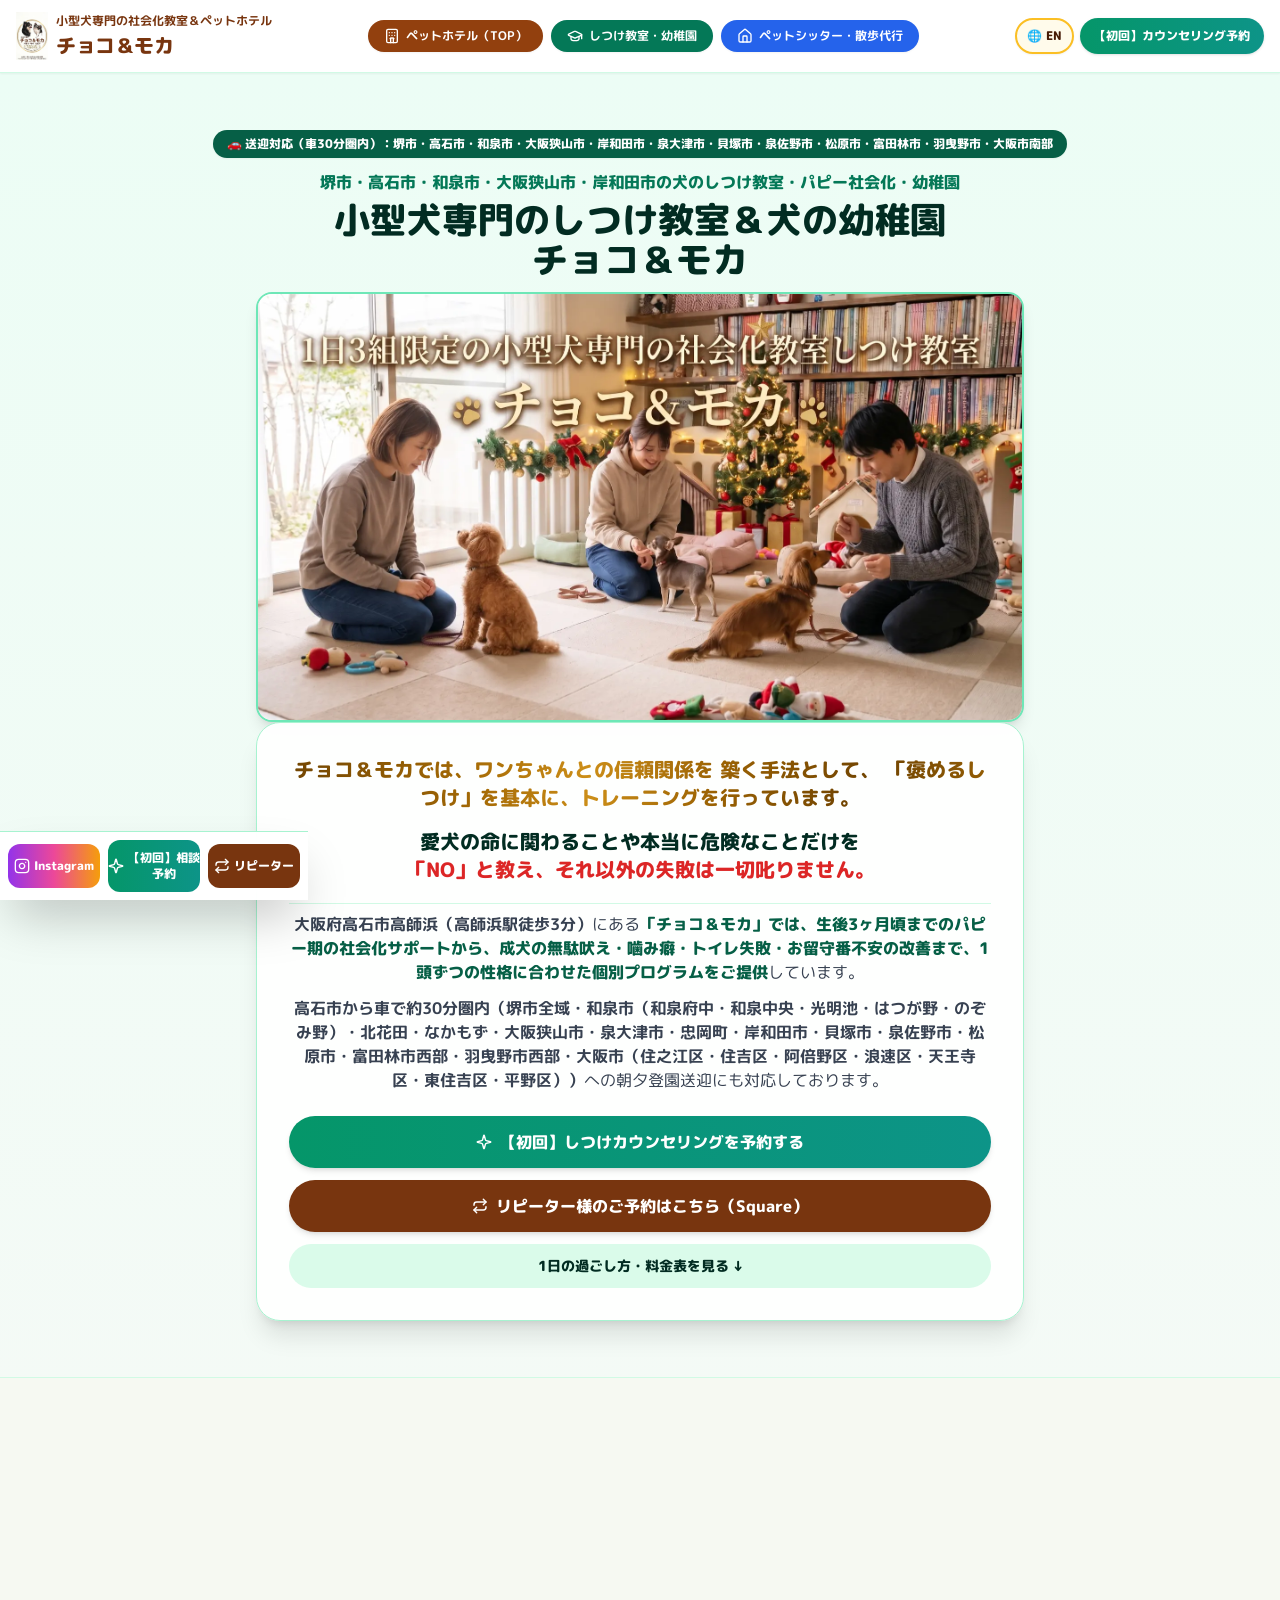
<file: school.html>
<!DOCTYPE html>
<html lang="ja" class="scroll-smooth">
<head>
    <meta charset="UTF-8">
    <meta name="viewport" content="width=device-width, initial-scale=1.0, maximum-scale=5.0">
    <meta name="theme-color" content="#065F46">
    <meta name="format-detection" content="telephone=no">
    <meta name="geo.region" content="JP-27">
    <meta name="geo.placename" content="大阪府高石市高師浜４丁目８−１６">
    
    <!-- スマホ検索ヒット率＆CTR最大化メタタグ（先頭32文字に地域×核キーワード集約） -->
    <title>【高石市・堺市・和泉市】小型犬専門のしつけ教室＆犬の幼稚園 チョコ＆モカ｜1日3組限定</title>
    <meta name="description" content="〒592-0004 大阪府高石市高師浜４丁目８−１６（高師浜駅徒歩3分・羽衣駅圏内）の小型犬専門しつけ教室＆犬の幼稚園「チョコ＆モカ」（1日3組限定・堺市全域・和泉市・大阪狭山市・泉大津市・忠岡町・岸和田市・貝塚市・泉佐野市・松原市・富田林市西部・羽曳野市西部・大阪市南部〜中心部送迎OK）。命に関わる危険なことだけ「NO」と教え、それ以外の失敗は一切叱りません。「褒めるしつけ」でパピー社会化から成犬の無駄吠え・噛み癖・トイレ失敗・お留守番不安まで個別改善。">
    <meta name="robots" content="index, follow, max-image-preview:large, max-snippet:-1, max-video-preview:-1">
    <link rel="canonical" href="https://chocomoka.com/school.html">
    <link rel="alternate" hreflang="ja" href="https://chocomoka.com/school.html">
    <link rel="alternate" hreflang="en" href="https://chocomoka.com/school.html?lang=en">
    <link rel="alternate" hreflang="x-default" href="https://chocomoka.com/school.html">

    <!-- OGP & Twitter Cards（スマホSNS・LINEシェア表示最適化） -->
    <meta property="og:type" content="website">
    <meta property="og:title" content="【高石市・堺市・和泉市】小型犬専門のしつけ教室＆犬の幼稚園 チョコ＆モカ｜1日3組限定">
    <meta property="og:description" content="1日3組限定・自宅送迎OK！命に関わることや本当に危険なことだけを「NO」と教え、それ以外の失敗は一切叱りません。「褒めるしつけ」を基本にトレーニングを行っています。">
    <meta property="og:url" content="https://chocomoka.com/school.html">
    <meta property="og:site_name" content="小型犬専門の社会化教室＆ペットホテル チョコ＆モカ">
    <meta property="og:image" content="https://chocomoka.com/dog-training-puppy-kindergarten-sakai-takaishi-izumi-chocomoka.webp">
    <meta property="og:image:width" content="800">
    <meta property="og:image:height" content="500">
    <meta property="og:locale" content="ja_JP">
    <meta property="og:locale:alternate" content="en_US">
    <meta name="twitter:card" content="summary_large_image">
    <meta name="twitter:title" content="【高石市・堺市・和泉市】小型犬専門のしつけ教室＆犬の幼稚園 チョコ＆モカ">
    <meta name="twitter:description" content="「褒めるしつけ」を基本に、生後3ヶ月頃までのパピー期社会化から成犬の無駄吠え・噛み癖・トイレ失敗・お留守番不安改善まで1頭ずつの性格に合わせた個別プログラム。">
    <meta name="twitter:image" content="https://chocomoka.com/dog-training-puppy-kindergarten-sakai-takaishi-izumi-chocomoka.webp">

    <!-- LCP（最大視覚コンテンツ）最速読み込み＆Googleマップ事前接続確立 -->
    <link rel="preload" as="image" href="dog-training-puppy-kindergarten-sakai-takaishi-izumi-chocomoka.webp" fetchpriority="high">
    <link rel="preload" as="image" href="chocomoka-pet-hotel-dog-training-takaishi-sakai-logo.webp" fetchpriority="high">
    <link rel="preconnect" href="https://fonts.googleapis.com">
    <link rel="preconnect" href="https://fonts.gstatic.com" crossorigin>
    <link rel="preconnect" href="https://maps.google.com" crossorigin>
    <link rel="preconnect" href="https://maps.googleapis.com" crossorigin>
    <link rel="preconnect" href="https://maps.gstatic.com" crossorigin>
    <link rel="dns-prefetch" href="https://chocomoka.microcms.io">

    <!-- 静的ビルド済み軽量CSS -->
    <link rel="stylesheet" href="style.min.css">

    <!-- Core Web Vitals（LCP / INP / CLS）徹底最適化 ＆ 金塊色・アコーディオン・モーダルCSS -->
    <style>
      *, *::before, *::after { box-sizing: border-box; }
      html, body {
        width: 100%;
        max-width: 100%;
        overflow-x: clip;
        margin: 0;
        padding-left: 0;
        padding-right: 0;
      }
      .cv-auto { content-visibility: auto; contain-intrinsic-size: auto 660px; }
      button, a, label, input, summary { touch-action: manipulation; }
      img, svg, iframe { max-width: 100%; height: auto; }
      body { text-rendering: optimizeSpeed; -webkit-font-smoothing: antialiased; }

      .text-red-highlight {
        color: #DC2626;
        font-weight: 800;
      }

      .text-gold-bullion {
        background: linear-gradient(
          90deg,
          #734602 0%,
          #A66B06 30%,
          #CC8E18 50%,
          #9C6304 72%,
          #6E4201 100%
        );
        -webkit-background-clip: text;
        background-clip: text;
        color: transparent;
        font-weight: 800;
      }
      @supports not (-webkit-background-clip: text) {
        .text-gold-bullion {
          color: #8F5B04;
        }
      }

      /* FAQ折りたたみ（details/summary）スタイル */
      details.faq-item > summary {
        list-style: none;
        cursor: pointer;
      }
      details.faq-item > summary::-webkit-details-marker {
        display: none;
      }
      details.faq-item .faq-chevron {
        transition: transform 0.2s ease;
      }
      details.faq-item[open] .faq-chevron {
        transform: rotate(180deg);
      }

      .terms-check-box {
        display: inline-flex;
        align-items: center;
        justify-content: center;
        width: 22px;
        height: 22px;
        border-radius: 6px;
        border: 2px solid #047857;
        background-color: #ffffff;
        color: #ffffff;
        font-size: 14px;
        font-weight: 800;
        line-height: 1;
        flex-shrink: 0;
        transition: all 0.15s ease;
      }
      .terms-check-box.is-checked {
        background-color: #059669;
        border-color: #059669;
        color: #ffffff;
      }

      #firstTimeModal {
        position: fixed !important;
        inset: 0 !important;
        z-index: 9990 !important;
        background-color: rgba(0, 0, 0, 0.65);
        padding: 16px;
      }
      #firstTimeModal.hidden { display: none !important; }
      #firstTimeModal:not(.hidden) {
        display: flex !important;
        align-items: center;
        justify-content: center;
      }

      #termsPdfModal {
        position: fixed !important;
        inset: 0 !important;
        z-index: 10000 !important;
        background-color: rgba(0, 0, 0, 0.8);
        overflow-y: auto !important;
        -webkit-overflow-scrolling: touch;
        padding: 12px;
      }
      #termsPdfModal.hidden { display: none !important; }
      #termsPdfModal:not(.hidden) { display: block !important; }
      .terms-modal-wrap {
        min-height: 100%;
        display: flex;
        align-items: center;
        justify-content: center;
      }
      .terms-modal-card {
        width: 100%;
        max-width: 680px;
        background-color: #ffffff;
        border-radius: 1.25rem;
        border: 2px solid #6ee7b7;
        box-shadow: 0 25px 50px -12px rgba(0, 0, 0, 0.4);
        overflow: hidden;
        display: flex;
        flex-direction: column;
        max-height: 85vh;
        max-height: 85dvh;
      }
      .terms-modal-body {
        flex: 1 1 auto;
        min-height: 120px;
        overflow-y: scroll !important;
        -webkit-overflow-scrolling: touch;
        overscroll-behavior: contain;
        padding: 16px 20px;
      }
    </style>

    <!-- 非同期Webフォント読み込み -->
    <link rel="preload" as="style" href="https://fonts.googleapis.com/css2?family=M+PLUS+Rounded+1c:wght@500;700;800&display=swap">
    <link href="https://fonts.googleapis.com/css2?family=M+PLUS+Rounded+1c:wght@500;700;800&display=swap" rel="stylesheet" media="print" onload="this.media='all'">
    <noscript><link href="https://fonts.googleapis.com/css2?family=M+PLUS+Rounded+1c:wght@500;700;800&display=swap" rel="stylesheet"></noscript>

    <!-- Schema.org 構造化データ（NAP完全一致・Google検索リッチリザルト・MEO・音声検索・バイリンガル対応） -->
    <script type="application/ld+json">
    {
      "@context": "https://schema.org",
      "@graph": [
        {
          "@type": "BreadcrumbList",
          "@id": "https://chocomoka.com/school.html#breadcrumb",
          "itemListElement": [
            {
              "@type": "ListItem",
              "position": 1,
              "name": "ペットホテル＆社会化教室 チョコ＆モカ TOP",
              "item": "https://chocomoka.com/"
            },
            {
              "@type": "ListItem",
              "position": 2,
              "name": "1日3組限定の犬のしつけ教室・幼稚園 チョコ＆モカ",
              "item": "https://chocomoka.com/school.html"
            }
          ]
        },
        {
          "@type": ["LocalBusiness", "PetStore"],
          "@id": "https://chocomoka.com/#organization",
          "name": "小型犬専門の社会化教室＆ペットホテル チョコ＆モカ",
          "alternateName": [
            "1日3組限定の犬のしつけ教室・幼稚園 チョコ＆モカ",
            "小型犬専門のしつけ教室＆犬の幼稚園 チョコ＆モカ",
            "CHOCO & MOCA Small Dog Training School & Puppy Kindergarten",
            "チョコ＆モカ",
            "1日3組限定のチョコ＆モカ幼稚園",
            "高石市・堺市・和泉市 犬のしつけ教室 チョコ＆モカ",
            "大阪狭山市・岸和田市・泉大津市 犬のしつけ教室 チョコ＆モカ"
          ],
          "knowsLanguage": ["ja", "en"],
          "founder": {
            "@type": "Person",
            "name": "齋藤 健太郎",
            "jobTitle": "ドッグトレーナー兼オーナー・動物取扱責任者"
          },
          "paymentAccepted": [
            "現金", "クレジットカード", "VISA", "Mastercard", "JCB", "American Express",
            "電子マネー", "iD", "QUICPay", "QRコード決済", "PayPay", "d払い", "楽天ペイ", "au PAY", "メルペイ"
          ],
          "currenciesAccepted": "JPY",
          "image": [
            {
              "@type": "ImageObject",
              "url": "https://chocomoka.com/chocomoka-pet-hotel-dog-training-takaishi-sakai-logo.webp",
              "width": 400,
              "height": 400,
              "caption": "小型犬専門の社会化教室＆ペットホテル チョコ＆モカ 公式ロゴ"
            },
            {
              "@type": "ImageObject",
              "url": "https://chocomoka.com/dog-training-puppy-kindergarten-sakai-takaishi-izumi-chocomoka.webp",
              "width": 800,
              "height": 500,
              "caption": "1日3組限定の犬のしつけ教室・幼稚園 チョコ＆モカ（高石市・堺市・和泉市・大阪狭山市・岸和田市）"
            }
          ],
          "logo": "https://chocomoka.com/chocomoka-pet-hotel-dog-training-takaishi-sakai-logo.webp",
          "url": "https://chocomoka.com/",
          "priceRange": "¥6,600 - ¥44,000",
          "telephone": "+81-70-9440-8118",
          "email": "admin@chocomoka.com",
          "address": {
            "@type": "PostalAddress",
            "streetAddress": "高師浜４丁目８−１６",
            "addressLocality": "高石市",
            "addressRegion": "大阪府",
            "postalCode": "592-0004",
            "addressCountry": "JP"
          },
          "hasMap": "https://www.google.com/maps/search/?api=1&query=%E5%B0%8F%E5%9E%8B%E7%8A%AC%E5%B0%82%E9%96%80%E3%81%AE%E7%A4%BE%E4%BC%9A%E5%8C%96%E6%95%99%E5%AE%A4%EF%BC%86%E3%83%9A%E3%83%83%E3%83%88%E3%83%9B%E3%83%86%E3%83%AB+%E3%83%81%E3%83%A7%E3%82%B3%EF%BC%86%E3%83%A2%E3%82%AB+%E3%80%92592-0004+%E5%A4%A7%E9%98%AA%E5%BA%9C%E9%AB%98%E7%9F%B3%E5%B8%82%E9%AB%98%E5%B8%AB%E6%B5%9C%EF%BC%94%E4%B8%81%E7%9B%AE%EF%BC%98%E2%88%92%EF%BC%91%EF%BC%96",
          "openingHoursSpecification": {
            "@type": "OpeningHoursSpecification",
            "dayOfWeek": ["Monday", "Tuesday", "Wednesday", "Thursday", "Friday", "Saturday", "Sunday"],
            "opens": "09:00",
            "closes": "19:00"
          },
          "amenityFeature": [
            {"@type": "LocationFeatureSpecification", "name": "1日3組限定・小型犬専門の少人数制社会化教室", "value": true},
            {"@type": "LocationFeatureSpecification", "name": "褒めるしつけを基本としたトレーニング", "value": true},
            {"@type": "LocationFeatureSpecification", "name": "パピー社会化サポート", "value": true},
            {"@type": "LocationFeatureSpecification", "name": "ドアツードア自宅送迎対応", "value": true},
            {"@type": "LocationFeatureSpecification", "name": "写真・動画付き成長LINEレポート", "value": true},
            {"@type": "LocationFeatureSpecification", "name": "キャッシュレス決済対応", "value": true},
            {"@type": "LocationFeatureSpecification", "name": "駐車場あり", "value": true}
          ],
          "areaServed": [
            {"@type": "City", "name": "高石市"}, {"@type": "City", "name": "堺市"},
            {"@type": "AdministrativeArea", "name": "堺市西区"}, {"@type": "AdministrativeArea", "name": "堺市堺区"},
            {"@type": "AdministrativeArea", "name": "堺市北区"}, {"@type": "AdministrativeArea", "name": "堺市中区"},
            {"@type": "AdministrativeArea", "name": "堺市東区"}, {"@type": "AdministrativeArea", "name": "堺市南区"},
            {"@type": "AdministrativeArea", "name": "堺市美原区"}, {"@type": "AdministrativeArea", "name": "大阪市住之江区"},
            {"@type": "AdministrativeArea", "name": "大阪市住吉区"}, {"@type": "AdministrativeArea", "name": "大阪市阿倍野区"},
            {"@type": "AdministrativeArea", "name": "大阪市浪速区"}, {"@type": "AdministrativeArea", "name": "大阪市天王寺区"},
            {"@type": "AdministrativeArea", "name": "大阪市東住吉区"}, {"@type": "AdministrativeArea", "name": "大阪市平野区"},
            {"@type": "City", "name": "泉大津市"}, {"@type": "City", "name": "和泉市"}, {"@type": "City", "name": "忠岡町"},
            {"@type": "City", "name": "岸和田市"}, {"@type": "City", "name": "貝塚市"}, {"@type": "City", "name": "泉佐野市"},
            {"@type": "City", "name": "大阪狭山市"}, {"@type": "City", "name": "松原市"}, {"@type": "City", "name": "富田林市"},
            {"@type": "City", "name": "羽曳野市"}
          ],
          "sameAs": [
            "https://www.instagram.com/pet_hotel_osaka_sakai_izumi/",
            "https://www.google.com/maps/search/?api=1&query=%E5%B0%8F%E5%9E%8B%E7%8A%AC%E5%B0%82%E9%96%80%E3%81%AE%E7%A4%BE%E4%BC%9A%E5%8C%96%E6%95%99%E5%AE%A4%EF%BC%86%E3%83%9A%E3%83%83%E3%83%88%E3%83%9B%E3%83%86%E3%83%AB+%E3%83%81%E3%83%A7%E3%82%B3%EF%BC%86%E3%83%A2%E3%82%AB+%E3%80%92592-0004+%E5%A4%A7%E9%98%AA%E5%BA%9C%E9%AB%98%E7%9F%B3%E5%B8%82%E9%AB%98%E5%B8%AB%E6%B5%9C%EF%BC%94%E4%B8%81%E7%9B%AE%EF%BC%98%E2%88%92%EF%BC%91%EF%BC%96"
          ]
        },
        {
          "@type": "Service",
          "@id": "https://chocomoka.com/school.html#service",
          "name": "1日3組限定の犬のしつけ教室・幼稚園 チョコ＆モカ",
          "url": "https://chocomoka.com/school.html",
          "provider": {"@id": "https://chocomoka.com/#organization"},
          "knowsAbout": [
            "1日3組限定・少人数制ドッグトレーニング",
            "褒めるしつけ・信頼関係構築トレーニング",
            "生後3ヶ月頃までのパピー期社会化サポート",
            "チャイムへの無駄吠え・他犬への吠え改善",
            "甘噛み・噛み癖改善",
            "トイレ失敗改善・トイレトレーニング",
            "クレートトレーニング・お留守番不安改善",
            "お散歩中の引っ張り改善"
          ],
          "description": "チョコ＆モカでは、ワンちゃんとの信頼関係を築く手法として、「褒めるしつけ」を基本に、トレーニングを行っています。愛犬の命に関わることや本当に危険なことだけを「NO」と教え、それ以外の失敗は一切叱りません。",
          "hasOfferCatalog": {
            "@type": "OfferCatalog",
            "name": "犬のしつけ教室・社会化サポートメニュー",
            "itemListElement": [
              {
                "@type": "Offer",
                "name": "1日お預かり社会化教室（1日3組限定・犬の幼稚園 09:00〜17:00）",
                "price": "6600",
                "priceCurrency": "JPY"
              },
              {
                "@type": "Offer",
                "name": "ちょこモカ幼稚園・8回登園パスポート（1回あたり5,500円 × 8回分・有効期限1年・合計8,800円おトク）",
                "price": "44000",
                "priceCurrency": "JPY"
              }
            ]
          }
        },
        {
          "@type": "WebPage",
          "@id": "https://chocomoka.com/school.html#webpage",
          "url": "https://chocomoka.com/school.html",
          "name": "【高石市・堺市・和泉市】小型犬専門のしつけ教室＆犬の幼稚園 チョコ＆モカ｜1日3組限定",
          "inLanguage": ["ja", "en"],
          "dateModified": "2026-11-28",
          "isPartOf": {"@id": "https://chocomoka.com/#organization"},
          "mainEntity": {"@id": "https://chocomoka.com/school.html#service"},
          "speakable": {
            "@type": "SpeakableSpecification",
            "cssSelector": ["#hero-philosophy", "#area-faq"]
          },
          "primaryImageOfPage": {
            "@type": "ImageObject",
            "url": "https://chocomoka.com/dog-training-puppy-kindergarten-sakai-takaishi-izumi-chocomoka.webp"
          },
          "breadcrumb": {"@id": "https://chocomoka.com/school.html#breadcrumb"}
        },
        {
          "@type": "FAQPage",
          "mainEntity": [
            {
              "@type": "Question",
              "name": "高石市・堺市・和泉市で小型犬専門のしつけ教室を探しています。吠え癖や噛み癖、パピーの社会化も相談できますか？",
              "acceptedAnswer": {
                "@type": "Answer",
                "text": "もちろんです。1日3組限定の少人数制で、生後3ヶ月頃までのパピー期の社会化サポートから、成犬の無駄吠え・噛み癖・トイレ失敗・お留守番不安の改善まで、初回カウンセリングで個別カルテを作成し、1頭ずつの性格に合わせた個別プログラムをご提供しています。"
              }
            },
            {
              "@type": "Question",
              "name": "子犬（パピー）の社会化教室は何ヶ月頃から通えますか？ワクチン完了前でも相談できますか？",
              "acceptedAnswer": {
                "@type": "Answer",
                "text": "生後3週間〜14週間頃は一生に一度の「社会化黄金期」です。混合ワクチン接種完了前であっても、初回カウンセリングでの個別相談や抱っこでのお外慣れなど、感染症に配慮したプログラムからスタートできますのでお早めにご相談ください。"
              }
            },
            {
              "@type": "Question",
              "name": "他の犬が苦手な怖がりな小型犬や、成犬になってからでも改善できますか？",
              "acceptedAnswer": {
                "@type": "Answer",
                "text": "はい、ご安心ください。1日3組限定・小型犬専門で性格や相性を見極めながら、愛犬の命に関わることや本当に危険なことだけを「NO」と教え、それ以外の失敗は一切叱りません。「褒めるしつけ」を基本に愛犬のペースに合わせて楽しく成長できます。"
              }
            },
            {
              "@type": "Question",
              "name": "駐車場や最寄り駅からのアクセスはどうなっていますか？",
              "acceptedAnswer": {
                "@type": "Answer",
                "text": "南海高師浜線「高師浜駅」から徒歩3分の場所（〒592-0004 大阪府高石市高師浜４丁目８−１６）にあり、専用駐車場も1台完備しております。南海本線「羽衣駅」やJR阪和線「東羽衣駅」からもお車で約5分とアクセスしやすい立地です。"
              }
            }
          ]
        }
      ]
    }
    </script>
</head>
<body class="antialiased leading-relaxed pb-24">

    <!-- 共通ヘッダー（ワンクリック英語切替ボタン搭載・NAP統一） -->
    <header class="sticky top-0 z-40 bg-white/95 backdrop-blur-md border-b border-emerald-100 shadow-sm w-full">
        <div class="max-w-7xl mx-auto px-3 sm:px-4 py-2 flex justify-between items-center gap-1.5 sm:gap-2">
            <a href="index.html" class="flex items-center space-x-2 shrink-0 group text-left py-1">
                <img src="chocomoka-pet-hotel-dog-training-takaishi-sakai-logo.webp" alt="堺市・高石市・和泉市・大阪狭山市・岸和田市の小型犬専門の社会化教室・しつけ教室・犬の幼稚園＆ペットホテル チョコ＆モカ ロゴ" width="48" height="48" class="h-10 sm:h-12 w-auto object-contain" fetchpriority="high" decoding="sync" onerror="this.onerror=null; this.src='logo.jpg';">
                <div class="min-w-0">
                    <p class="text-[9px] sm:text-xs font-bold text-amber-900 leading-none mb-0.5 truncate" data-i18n="header_sub">小型犬専門の社会化教室＆ペットホテル</p>
                    <span class="font-extrabold text-base sm:text-xl text-amber-900 tracking-tight leading-none block" data-i18n="header_brand">チョコ＆モカ</span>
                </div>
            </a>
            
            <nav class="hidden md:flex flex-1 justify-center items-center space-x-2 text-xs font-bold" aria-label="メインナビゲーション">
                <a href="index.html" class="bg-amber-800 hover:bg-amber-900 text-white px-4 py-2 rounded-full transition shadow-sm flex items-center gap-1.5 min-h-[40px]">
                    <svg class="w-4 h-4 shrink-0" viewBox="0 0 24 24" fill="none" stroke="currentColor" stroke-width="2" stroke-linecap="round" stroke-linejoin="round" aria-hidden="true"><path d="M10 22v-6.57"/><path d="M12 11h.01"/><path d="M12 7h.01"/><path d="M14 15.43V22"/><path d="M15 16a5 5 0 0 0-6 0"/><path d="M16 11h.01"/><path d="M16 7h.01"/><path d="M8 11h.01"/><path d="M8 7h.01"/><rect x="4" y="2" width="16" height="20" rx="2"/></svg>
                    <span data-i18n="nav_hotel">ペットホテル（TOP）</span>
                </a>
                <a href="school.html" class="bg-emerald-700 text-white px-4 py-2 rounded-full shadow-sm flex items-center gap-1.5 ring-2 ring-emerald-300 min-h-[40px]" aria-current="page">
                    <svg class="w-4 h-4 shrink-0" viewBox="0 0 24 24" fill="none" stroke="currentColor" stroke-width="2" stroke-linecap="round" stroke-linejoin="round" aria-hidden="true"><path d="M21.42 10.922a1 1 0 0 0-.019-1.838L12.83 5.18a2 2 0 0 0-1.66 0L2.6 9.08a1 1 0 0 0 0 1.832l8.57 3.908a2 2 0 0 0 1.66 0z"/><path d="M22 10v6"/><path d="M6 12.5V16a6 3 0 0 0 12 0v-3.5"/></svg>
                    <span data-i18n="nav_school">しつけ教室・幼稚園</span>
                </a>
                <a href="sitter.html" class="bg-blue-600 hover:bg-blue-700 text-white px-4 py-2 rounded-full transition shadow-sm flex items-center gap-1.5 min-h-[40px]">
                    <svg class="w-4 h-4 shrink-0" viewBox="0 0 24 24" fill="none" stroke="currentColor" stroke-width="2" stroke-linecap="round" stroke-linejoin="round" aria-hidden="true"><path d="M15 21v-8a1 1 0 0 0-1-1h-4a1 1 0 0 0-1 1v8"/><path d="M3 10a2 2 0 0 1 .709-1.528l7-5.999a2 2 0 0 1 2.582 0l7 5.999A2 2 0 0 1 21 10v9a2 2 0 0 1-2 2H5a2 2 0 0 1-2-2z"/></svg>
                    <span data-i18n="nav_sitter">ペットシッター・散歩代行</span>
                </a>
            </nav>

            <div class="flex items-center gap-1.5 shrink-0">
                <button type="button" id="langToggleBtn" onclick="toggleLanguage()" aria-label="Switch language between Japanese and English" class="bg-amber-50 hover:bg-amber-100 text-amber-950 border-2 border-amber-400 font-extrabold text-[11px] sm:text-xs px-2.5 sm:px-3 py-2 rounded-full shadow-sm min-h-[40px] sm:min-h-[44px] inline-flex items-center gap-1 active:scale-95 transition cursor-pointer">
                    <span aria-hidden="true">🌐</span>
                    <span id="langToggleLabel">EN</span>
                </button>

                <button type="button" onclick="openModal()" class="bg-gradient-to-r from-emerald-600 to-teal-600 text-white font-extrabold text-[11px] sm:text-xs px-3 sm:px-3.5 py-2.5 rounded-full shadow shrink-0 min-h-[40px] sm:min-h-[44px] active:scale-95 transition" data-i18n="header_cta">
                    【初回】カウンセリング予約
                </button>
            </div>
        </div>

        <nav aria-label="モバイルナビゲーション" class="md:hidden bg-emerald-50/90 border-t border-emerald-200 px-2 py-1.5 flex justify-center gap-1.5 overflow-x-auto no-scrollbar text-[11px] font-extrabold">
            <a href="index.html" class="bg-white text-amber-900 border border-amber-300 px-3 py-1.5 rounded-full shrink-0" data-i18n="m_nav_hotel">🏨 ペットホテル</a>
            <a href="school.html" class="bg-emerald-700 text-white px-3 py-1.5 rounded-full shrink-0 shadow-sm" aria-current="page" data-i18n="m_nav_school">🏫 しつけ教室・幼稚園</a>
            <a href="sitter.html" class="bg-white text-blue-800 border border-blue-300 px-3 py-1.5 rounded-full shrink-0" data-i18n="m_nav_sitter">🐾 ペットシッター</a>
        </nav>
    </header>

    <main class="w-full">
        <!-- ① ヒーローセクション -->
        <section class="bg-gradient-to-b from-emerald-50 to-teal-50/60 py-8 sm:py-14 border-b border-emerald-100">
            <div class="max-w-5xl mx-auto px-4 text-center">
                <div class="inline-block bg-emerald-800 text-white text-[10px] sm:text-xs font-extrabold px-3.5 py-1.5 rounded-full mb-3 shadow-sm leading-snug" data-i18n="hero_area_badge">
                    🚗 送迎対応（車30分圏内）：堺市・高石市・和泉市・大阪狭山市・岸和田市・泉大津市・貝塚市・泉佐野市・松原市・富田林市・羽曳野市・大阪市南部
                </div>
                
                <h1 class="text-xl sm:text-3xl md:text-4xl font-extrabold text-emerald-950 mb-3 leading-snug">
                    <span class="block text-xs sm:text-base text-emerald-700 font-extrabold mb-1.5" data-i18n="hero_h1_sub">堺市・高石市・和泉市・大阪狭山市・岸和田市の犬のしつけ教室・パピー社会化・幼稚園</span>
                    <span class="block" data-i18n="hero_h1_main1">小型犬専門のしつけ教室＆犬の幼稚園</span>
                    <span class="block" data-i18n="hero_h1_main2">チョコ＆モカ</span>
                </h1>

                <div class="max-w-3xl mx-auto my-5 rounded-2xl overflow-hidden shadow-lg border-2 border-emerald-300 bg-white aspect-[8/5]">
                    <img src="dog-training-puppy-kindergarten-sakai-takaishi-izumi-chocomoka.webp" alt="堺市・高石市・和泉市・大阪狭山市・岸和田市の1日3組限定の犬のしつけ教室・幼稚園 チョコ＆モカ" width="800" height="500" class="w-full h-full object-contain block" fetchpriority="high" decoding="sync">
                </div>

                <div id="hero-philosophy" class="bg-white/95 p-5 sm:p-8 rounded-3xl shadow-xl border border-emerald-200 max-w-3xl mx-auto space-y-5">
                    <!-- 理念1つ目はPC表示のみ2行、理念2つ目はスマホ表示のみ2行 -->
                    <div class="space-y-4 text-sm sm:text-xl md:text-2xl font-extrabold text-emerald-950 leading-relaxed">
                        <p data-i18n-html="philo_1">
                            <span class="md:block"><span class="text-gold-bullion">チョコ＆モカでは、ワンちゃんとの信頼関係を 築く手法として、</span></span>
                            <span class="md:block"><span class="text-gold-bullion">「褒めるしつけ」を基本に、トレーニングを行っています。</span></span>
                        </p>

                        <p data-i18n-html="philo_2">
                            <span class="block">愛犬の命に関わることや本当に危険なことだけを</span>
                            <span class="block"><span class="text-red-highlight">「NO」と教え、それ以外の失敗は一切叱りません。</span></span>
                        </p>
                    </div>

                    <div class="space-y-3 text-xs sm:text-base text-gray-700 leading-relaxed text-left sm:text-center pt-2 border-t border-emerald-100">
                        <p data-i18n-html="hero_desc_1">
                            <strong>大阪府高石市高師浜（高師浜駅徒歩3分）</strong>にある<span class="font-extrabold text-emerald-800">「チョコ＆モカ」では、生後3ヶ月頃までのパピー期の社会化サポートから、成犬の無駄吠え・噛み癖・トイレ失敗・お留守番不安の改善まで、1頭ずつの性格に合わせた個別プログラムをご提供</span>しています。
                        </p>
                        <p data-i18n-html="hero_desc_2">
                            <strong>高石市から車で約30分圏内（堺市全域・和泉市（和泉府中・和泉中央・光明池・はつが野・のぞみ野）・北花田・なかもず・大阪狭山市・泉大津市・忠岡町・岸和田市・貝塚市・泉佐野市・松原市・富田林市西部・羽曳野市西部・大阪市（住之江区・住吉区・阿倍野区・浪速区・天王寺区・東住吉区・平野区））</strong>への朝夕登園送迎にも対応しております。
                        </p>
                    </div>

                    <div class="pt-1 flex flex-col items-center gap-3 max-w-md mx-auto">
                        <button type="button" onclick="openModal()" class="w-full inline-flex items-center justify-center gap-2 bg-gradient-to-r from-emerald-600 to-teal-600 text-white text-xs sm:text-base font-extrabold px-6 sm:px-8 py-3.5 rounded-full shadow-md min-h-[48px] active:scale-95 transition">
                            <svg class="w-4 h-4 shrink-0" viewBox="0 0 24 24" fill="none" stroke="currentColor" stroke-width="2.2" stroke-linecap="round" stroke-linejoin="round" aria-hidden="true"><path d="M9.937 15.5A2 2 0 0 0 8.5 14.063l-6.135-1.582a.5.5 0 0 1 0-.962L8.5 9.936A2 2 0 0 0 9.937 8.5l1.582-6.135a.5.5 0 0 1 .963 0L14.063 8.5A2 2 0 0 0 15.5 9.937l6.135 1.581a.5.5 0 0 1 0 .964L15.5 14.063a2 2 0 0 0-1.437 1.437l-1.582 6.135a.5.5 0 0 1-.963 0z"/></svg>
                            <span data-i18n="cta_first">【初回】しつけカウンセリングを予約する</span>
                        </button>

                        <a href="https://chocomoka.square.site" target="_blank" rel="noopener noreferrer" class="w-full inline-flex items-center justify-center gap-2 bg-amber-900 hover:bg-amber-950 text-white text-xs sm:text-base font-extrabold px-6 sm:px-8 py-3.5 rounded-full shadow-md min-h-[48px] active:scale-95 transition">
                            <svg class="w-4 h-4 shrink-0" viewBox="0 0 24 24" fill="none" stroke="currentColor" stroke-width="2.2" stroke-linecap="round" stroke-linejoin="round" aria-hidden="true"><path d="m17 2 4 4-4 4"/><path d="M3 11v-1a4 4 0 0 1 4-4h14"/><path d="m7 22-4-4 4-4"/><path d="M21 13v1a4 4 0 0 1-4 4H3"/></svg>
                            <span data-i18n="cta_repeat">リピーター様のご予約はこちら（Square）</span>
                        </a>

                        <a href="#school-price" class="w-full inline-flex items-center justify-center gap-1.5 bg-emerald-100/80 hover:bg-emerald-100 text-emerald-950 text-xs sm:text-sm font-extrabold px-5 py-3 rounded-full transition">
                            <span data-i18n="cta_jump">1日の過ごし方・料金表を見る ↓</span>
                        </a>
                    </div>
                </div>
            </div>
        </section>

        <!-- ② ドッグトレーナー兼オーナー紹介 -->
        <section id="trainer-profile" class="cv-auto py-10 sm:py-16 bg-emerald-50/30 border-b border-emerald-100">
            <div class="max-w-4xl mx-auto px-4">
                <div class="text-center mb-6 sm:mb-8">
                    <span class="bg-emerald-100 text-emerald-900 text-[10px] sm:text-xs font-bold px-3.5 py-1 rounded-full border border-emerald-300 uppercase tracking-wider">
                        Trainer &amp; Owner Profile
                    </span>
                    <h2 class="text-lg sm:text-2xl md:text-3xl font-extrabold text-emerald-950 mt-2 leading-snug" data-i18n-html="trainer_h2">
                        <span class="block sm:inline">🐾 ドッグトレーナー兼オーナーが丁寧に</span>
                        <span class="block sm:inline">指導いたします</span>
                    </h2>
                </div>

                <div class="bg-white rounded-3xl p-5 sm:p-8 border-2 border-emerald-200 shadow-md flex flex-col md:flex-row items-center gap-6 sm:gap-8">
                    <div class="w-full md:w-1/2 rounded-2xl overflow-hidden border-2 border-emerald-300 shadow-sm bg-emerald-50 shrink-0 aspect-[3/4]">
                        <img src="dog-trainer-kentaro-saito-socialization-school-takaishi-sakai-izumi.webp" alt="ドッグトレーナー兼オーナー 齋藤 健太郎が芝生の上にて2頭の小型犬と一緒にアイコンタクト＆社会化トレーニングを行う様子" width="600" height="800" class="w-full h-full object-contain block" loading="lazy" decoding="async" onerror="this.onerror=null; this.src='chocomoka_outdoor-training_two-dogs.webp';">
                    </div>

                    <div class="w-full md:w-1/2 space-y-3.5 text-left">
                        <div class="space-y-1">
                            <span class="inline-block bg-emerald-800 text-white text-[11px] font-extrabold px-3 py-0.5 rounded-full" data-i18n="trainer_badge">
                                1日3組限定の犬のしつけ教室・幼稚園 チョコ＆モカ
                            </span>
                            <p class="text-xs sm:text-sm font-extrabold text-emerald-700 pt-1" data-i18n="trainer_role">ドッグトレーナー兼オーナー</p>
                            <h3 class="text-xl sm:text-2xl font-extrabold text-emerald-950" data-i18n="trainer_name">齋藤 健太郎</h3>
                        </div>

                        <p class="text-xs sm:text-sm text-gray-700 leading-relaxed font-medium" data-i18n-html="trainer_p1">
                            チョコ＆モカでは、<span class="text-gold-bullion text-sm sm:text-base">ワンちゃんとの信頼関係を築く手法として、「褒めるしつけ」を基本に、トレーニングを行っています。</span><span class="text-red-highlight">愛犬の命に関わることや本当に危険なことだけを「NO」と教え、それ以外の失敗は一切叱りません。</span>
                        </p>
                        <p class="text-xs sm:text-sm text-gray-700 leading-relaxed font-medium" data-i18n="trainer_p2">
                            まずはアイコンタクトを取りながら「人と一緒に学ぶって楽しい！」と感じてもらうことを大切にしています。生後3ヶ月頃までのパピー期の社会化から成犬のお悩みまで、どんな小さなことでもお気軽にご相談ください。
                        </p>
                    </div>
                </div>
            </div>
        </section>

        <!-- ③ 1日の過ごし方（1-Day Kindergarten Schedule） -->
        <section id="school-schedule" class="cv-auto py-10 sm:py-16 bg-emerald-50/40 border-b border-emerald-100">
            <div class="max-w-5xl mx-auto px-4">
                <div class="max-w-3xl mx-auto bg-white rounded-3xl p-5 sm:p-9 border-2 border-emerald-200 shadow-md space-y-6">
                    <div class="text-center space-y-2">
                        <span class="inline-block bg-emerald-100 text-emerald-800 text-xs sm:text-sm font-extrabold px-4 py-1 rounded-full border border-emerald-200">1-Day Kindergarten Schedule</span>
                        <h2 class="text-lg sm:text-2xl md:text-3xl font-extrabold text-emerald-950 leading-snug" data-i18n-html="sched_h2">
                            <span class="block sm:inline">🕒 社会化教室・犬の幼稚園での</span>
                            <span class="block sm:inline">1日の過ごし方</span>
                            <span class="block text-gold-bullion mt-0.5">1日3組限定のチョコ＆モカ幼稚園</span>
                        </h2>
                        <p class="text-xs sm:text-base text-emerald-900 font-bold leading-relaxed" data-i18n-html="sched_sub">
                            <span class="sm:block">遊びと休憩のメリハリをつけながら、プロトレーナーが1頭ずつ</span>
                            <span class="sm:block">丁寧に社会性とマナーを育みます</span>
                        </p>
                    </div>

                    <figure class="w-full rounded-2xl overflow-hidden shadow-sm border-2 border-emerald-300 bg-white">
                        <div class="aspect-video w-full">
                            <img src="puppy-kindergarten-socialization-school-1day-schedule-sakai-takaishi.webp" alt="堺市・高石市・和泉市の1日3組限定のチョコ＆モカ幼稚園での1日の過ごし方：09:00登園・健康チェック、11:00パピー社会化・お友達遊び、14:00楽しく基礎マナー練習、16:30成長レポート・お迎え" width="1280" height="720" class="w-full h-full object-contain block" loading="lazy" decoding="async" onerror="this.onerror=null; this.src='puppy-school-1day-manga.webp';">
                        </div>
                        <figcaption class="bg-emerald-100/80 text-emerald-950 text-xs sm:text-sm font-bold text-center py-3 px-4 border-t border-emerald-200 leading-relaxed" data-i18n="sched_cap">
                            ▲ 1日3組限定のチョコ＆モカ幼稚園の1日（体調チェック・お友達との社会化遊び・褒めるしつけ・写真付き成長レポート）
                        </figcaption>
                    </figure>

                    <div class="grid grid-cols-1 sm:grid-cols-2 gap-4 text-emerald-950">
                        <div class="bg-emerald-50/70 p-4 sm:p-5 rounded-2xl border border-emerald-200 space-y-2 shadow-sm">
                            <span class="font-extrabold text-emerald-700 block text-base sm:text-lg border-b border-emerald-200 pb-1.5" data-i18n="sched_t1">
                                09:00〜 登園・体調＆カウンセリング
                            </span>
                            <p class="text-sm sm:text-[15px] text-gray-800 font-medium leading-relaxed" data-i18n="sched_d1">
                                ご自宅への専用車送迎またはご来店で登園。その日の体調や排泄、ご自宅での困りごとを丁寧にお伺いします。
                            </p>
                        </div>
                        <div class="bg-emerald-50/70 p-4 sm:p-5 rounded-2xl border border-emerald-200 space-y-2 shadow-sm">
                            <span class="font-extrabold text-emerald-700 block text-base sm:text-lg border-b border-emerald-200 pb-1.5" data-i18n="sched_t2">
                                11:00〜 パピー社会化・お友達と遊び
                            </span>
                            <p class="text-sm sm:text-[15px] text-gray-800 font-medium leading-relaxed" data-i18n="sched_d2">
                                1日3組限定の少人数制で相性の良い穏やかな小型犬やスタッフと触れ合い、犬同士の挨拶や力加減、生活音への慣れを楽しく学びます。
                            </p>
                        </div>
                        <div class="bg-emerald-50/70 p-4 sm:p-5 rounded-2xl border border-emerald-200 space-y-2 shadow-sm">
                            <span class="font-extrabold text-emerald-700 block text-base sm:text-lg border-b border-emerald-200 pb-1.5" data-i18n="sched_t3">
                                14:00〜 基本マナー・クレート＆トイレ練習
                            </span>
                            <p class="text-sm sm:text-[15px] text-gray-800 font-medium leading-relaxed" data-i18n="sched_d3">
                                おやつや褒め言葉を使った「褒めるしつけ」で、クレート安心待機・トイレ成功・おすわり等を成功体験を積みながら練習します。
                            </p>
                        </div>
                        <div class="bg-emerald-50/70 p-4 sm:p-5 rounded-2xl border border-emerald-200 space-y-2 shadow-sm">
                            <span class="font-extrabold text-emerald-700 block text-base sm:text-lg border-b border-emerald-200 pb-1.5" data-i18n="sched_t4">
                                17:00〜 今日の成長レポート＆お迎え
                            </span>
                            <p class="text-sm sm:text-[15px] text-gray-800 font-medium leading-relaxed" data-i18n="sched_d4">
                                その日の頑張りや変化、ご自宅での接し方のコツを写真・動画付きレポート（LINEやメール）でお伝えしてお返しします。
                            </p>
                        </div>
                    </div>
                </div>
            </div>
        </section>

        <!-- ④ 具体的な料金表 ＋ ご利用可能なお支払い方法 ＋ 予約ボタン -->
        <section id="school-price" class="cv-auto py-10 sm:py-16 bg-white border-b border-emerald-100">
            <div class="max-w-4xl mx-auto px-4 space-y-6">
                <div class="text-center">
                    <span class="bg-emerald-100 text-emerald-900 text-xs font-bold px-3 py-1 rounded-full">Training Menu &amp; Price（1日3組限定）</span>
                    <h2 class="text-lg sm:text-3xl font-extrabold text-emerald-950 mt-2" data-i18n="price_h2">🏫 犬のしつけ教室・社会化サポート料金表</h2>
                    <p class="text-xs text-gray-600 mt-1" data-i18n="price_sub">すべて税込価格・個別カルテによる進捗共有付き</p>
                </div>

                <div class="grid grid-cols-1 md:grid-cols-2 gap-4 items-stretch">
                    <div class="border-2 border-emerald-400 rounded-2xl p-5 bg-emerald-50/40 flex flex-col justify-between space-y-3">
                        <div class="space-y-2.5">
                            <span class="inline-block bg-emerald-700 text-white text-[10px] font-bold px-2.5 py-0.5 rounded-full" data-i18n="card1_badge">1日3組限定・一番人気</span>
                            <h3 class="text-base sm:text-lg font-extrabold text-emerald-950" data-i18n="card1_title">1日お預かり社会化教室（犬の幼稚園）</h3>
                            <p class="text-2xl font-extrabold text-emerald-800" data-i18n-html="card1_price">¥6,600 <span class="text-xs font-bold text-gray-600">/ 1日（09:00〜17:00・税込）</span></p>
                            <p class="text-xs text-gray-700 leading-relaxed font-medium" data-i18n="card1_desc">他の小型犬やスタッフとの触れ合い・音や環境慣れ・クレートトレーニング・基本マナーを日中の滞在を通して楽しく身につけます。</p>

                            <figure class="rounded-xl overflow-hidden border border-emerald-300 bg-white shadow-sm">
                                <div class="aspect-[4/3] w-full">
                                    <img src="puppy-kindergarten-small-dog-training-takaishi-izumi-chocomoka-sora.webp" alt="1日お預かり社会化教室（犬の幼稚園）でドッグトレーナー兼オーナー 齋藤 健太郎が小型犬と楽しくアイコンタクト訓練をする様子" width="600" height="450" class="w-full h-full object-contain block" loading="lazy" decoding="async" onerror="this.onerror=null; this.src='chocomoka_school_sora.webp';">
                                </div>
                                <figcaption class="bg-emerald-100/80 text-emerald-950 text-[11px] font-bold text-center py-1.5 px-2 border-t border-emerald-200" data-i18n="card1_cap">
                                    ▲ 1日3組限定で1頭ずつ楽しくアイコンタクト＆社会化トレーニング
                                </figcaption>
                            </figure>
                        </div>

                        <ul class="space-y-1 text-xs text-emerald-950 font-bold border-t border-emerald-200 pt-2.5" data-i18n-html="card1_list">
                            <li>・はじめての方はまず1日体験からお気軽にスタート！</li>
                            <li>・お迎え時に写真・動画付きの成長レポートを共有</li>
                            <li>・体験後はお得な「8回登園パスポート」への切替も可能</li>
                        </ul>
                    </div>

                    <div class="border-2 border-amber-400 rounded-2xl p-5 bg-gradient-to-br from-amber-50/80 to-orange-50/60 shadow-sm flex flex-col justify-between space-y-3">
                        <div class="space-y-2.5">
                            <span class="inline-block bg-amber-800 text-white text-[10px] font-bold px-2.5 py-0.5 rounded-full" data-i18n="card2_badge">リピーター様限定・特別回数券</span>
                            <h3 class="text-base sm:text-lg font-extrabold text-choco-950" data-i18n="card2_title">🎫 ちょこモカ幼稚園・8回登園パスポート</h3>
                            <p class="text-2xl font-extrabold text-amber-900" data-i18n-html="card2_price">
                                料金：44,000円<span class="text-xs font-bold text-gray-700">（税込）</span>
                                <span class="block text-xs font-bold text-choco-800 mt-0.5">（1回あたり 5,500円 × 8回分）</span>
                            </p>

                            <div class="text-xs text-gray-700 leading-relaxed font-medium space-y-2 border-t border-amber-200 pt-2.5">
                                <p class="font-bold text-choco-950" data-i18n="card2_intro1">「1日お預かり社会化教室」をご体験いただいた飼い主様へ🐾</p>
                                <p data-i18n="card2_intro2">愛犬の社会化やマナーの定着には、楽しい成功体験を「継続」することが一番の近道です。</p>
                                <div class="bg-white/95 p-3.5 rounded-xl border-2 border-amber-300 text-center space-y-1 shadow-sm">
                                    <p class="text-[11px] text-gray-700 font-bold" data-i18n="card2_box1">通常、単発6,600円 × 8回 ＝ 52,800円のところ、</p>
                                    <p class="text-base sm:text-lg text-gold-bullion tracking-wide" data-i18n="card2_box2">＼ 合計 8,800円もおトク！ ／</p>
                                    <p class="text-[11px] font-bold text-choco-900" data-i18n="card2_box3">1回分以上おトクに通える、リピーター様限定の特別登園パスポートをご用意しました✨</p>
                                </div>
                            </div>
                        </div>

                        <ul class="space-y-1 text-xs text-choco-900 font-bold border-t border-amber-200 pt-2.5" data-i18n-html="card2_list">
                            <li>・対象： 1日お預かり社会化教室をご体験済みのワンちゃん</li>
                            <li>・内容： 1日お預かり社会化教室（09:00〜17:00）× 8回分</li>
                            <li>・有効期限： ご購入日より1年が有効期限</li>
                        </ul>
                    </div>
                </div>

                <div class="bg-emerald-50 border border-emerald-200 rounded-2xl p-4 text-xs sm:text-sm space-y-1.5 font-bold text-emerald-950">
                    <p data-i18n="shuttle_title">🚗 ご自宅送迎料金：店舗（高石市高師浜）から片道5km以内¥550（以降5kmごとに+¥550）</p>
                    <p class="text-gray-700 font-medium leading-relaxed" data-i18n="shuttle_desc">※高石市から車で約30分圏内のご自宅まで朝夕登園送迎に対応しております（詳細は下記「対応エリア」をご参照ください）。駐車スペースがない場合のコインパーキング代および遠方での高速道路利用時は往復実費を頂戴いたします。</p>
                </div>

                <!-- ご利用可能なお支払い方法 -->
                <div id="payment-methods" class="pt-2 max-w-3xl mx-auto">
                    <figure class="rounded-2xl overflow-hidden border-2 border-amber-300 shadow-md bg-white">
                        <div class="aspect-[10/3] w-full">
                            <img src="chocomoka-dog-training-pet-hotel-payment-methods-takaishi-sakai.webp" alt="ご利用可能なお支払い方法：クレジットカード（VISA・Mastercard・JCB・AMERICAN EXPRESS）、電子マネー（iD・QUICPay）、QRコード決済（PayPay・d払い・楽天ペイ・au PAY・メルペイ）、現金" width="1200" height="360" class="w-full h-full object-contain block" loading="lazy" decoding="async" onerror="this.onerror=null; this.src='chocomoka_payment-methods_banner.webp';">
                        </div>
                        <figcaption class="bg-amber-100/80 text-amber-950 text-[11px] sm:text-xs font-bold text-center py-2 px-3 border-t border-amber-200" data-i18n="pay_cap">
                            💳 現金・クレジットカード（VISA/Mastercard/JCB/AMEX）・電子マネー（iD/QUICPay）・QR決済（PayPay/d払い/楽天ペイ/au PAY/メルペイ）対応
                        </figcaption>
                    </figure>
                </div>

                <div class="pt-2 flex flex-col items-center gap-3 max-w-md mx-auto">
                    <button type="button" onclick="openModal()" class="w-full inline-flex items-center justify-center gap-2 bg-gradient-to-r from-emerald-600 to-teal-600 text-white text-xs sm:text-base font-extrabold px-7 py-3.5 rounded-full shadow-lg min-h-[48px] active:scale-95 transition">
                        <svg class="w-4 h-4 shrink-0" viewBox="0 0 24 24" fill="none" stroke="currentColor" stroke-width="2.2" stroke-linecap="round" stroke-linejoin="round" aria-hidden="true"><path d="M9.937 15.5A2 2 0 0 0 8.5 14.063l-6.135-1.582a.5.5 0 0 1 0-.962L8.5 9.936A2 2 0 0 0 9.937 8.5l1.582-6.135a.5.5 0 0 1 .963 0L14.063 8.5A2 2 0 0 0 15.5 9.937l6.135 1.581a.5.5 0 0 1 0 .964L15.5 14.063a2 2 0 0 0-1.437 1.437l-1.582 6.135a.5.5 0 0 1-.963 0z"/></svg>
                        <span data-i18n="cta_first">【初回】しつけカウンセリングを予約する</span>
                    </button>

                    <a href="https://chocomoka.square.site" target="_blank" rel="noopener noreferrer" class="w-full inline-flex items-center justify-center gap-2 bg-amber-900 hover:bg-amber-950 text-white text-xs sm:text-base font-extrabold px-7 py-3.5 rounded-full shadow-md min-h-[48px] active:scale-95 transition">
                        <svg class="w-4 h-4 shrink-0" viewBox="0 0 24 24" fill="none" stroke="currentColor" stroke-width="2.2" stroke-linecap="round" stroke-linejoin="round" aria-hidden="true"><path d="m17 2 4 4-4 4"/><path d="M3 11v-1a4 4 0 0 1 4-4h14"/><path d="m7 22-4-4 4-4"/><path d="M21 13v1a4 4 0 0 1-4 4H3"/></svg>
                        <span data-i18n="cta_repeat">リピーター様のご予約はこちら（Square）</span>
                    </a>
                </div>
            </div>
        </section>

        <!-- ⑤ 小型犬オーナー様の声（Student & Owner Feedback・常時6件表示・ボタン削除済み） -->
        <section id="school-voice" class="cv-auto py-10 sm:py-16 bg-emerald-50/40 border-b border-emerald-100">
            <div class="max-w-5xl mx-auto px-4 space-y-6">
                <div class="text-center max-w-3xl mx-auto">
                    <span class="bg-emerald-100 text-emerald-900 text-[10px] sm:text-xs font-bold px-3.5 py-1 rounded-full border border-emerald-300 uppercase tracking-wider">Student &amp; Owner Feedback</span>
                    <h2 class="text-xl sm:text-3xl font-extrabold text-emerald-950 mt-2.5 leading-snug" data-i18n-html="voice_h2">
                        🐕 堺市・高石市・和泉市の<br class="sm:hidden">小型犬オーナー様の声
                    </h2>
                    <p class="text-xs sm:text-sm text-gray-700 font-bold mt-2 leading-relaxed" data-i18n="voice_sub">
                        パピー期の社会化や1日3組限定のちょこモカ幼稚園に通われた小型犬オーナー様の体験談をご紹介 🐾
                    </p>
                </div>

                <div id="school-voice-grid" class="grid grid-cols-1 md:grid-cols-3 gap-5 items-start">
                    <!-- 1 -->
                    <article class="bg-white p-4 rounded-2xl border border-emerald-200 shadow-sm flex flex-col space-y-2.5">
                        <div class="relative rounded-xl overflow-hidden border border-emerald-300 bg-white aspect-[4/3]">
                            <span class="absolute top-2 left-2 bg-red-600 text-white text-[10px] font-extrabold px-2 py-0.5 rounded-full shadow z-10">NEW</span>
                            <span class="absolute top-2 right-2 bg-orange-500 text-white text-[10px] font-extrabold px-2 py-0.5 rounded-full shadow z-10" data-i18n="badge_puppy">パピー社会化</span>
                            <img src="socialization-school-puppy-toypoodle-sakai-chocomoka-monaka.webp" alt="堺市西区のトイプードルパピー「もなかちゃん」" width="400" height="300" class="w-full h-full object-cover block hover:scale-105 transition-transform duration-300" loading="lazy" decoding="async" onerror="this.onerror=null; this.src='chocomoka_school_monaka.webp';">
                        </div>
                        <div class="flex items-center justify-between gap-1 min-h-[26px]">
                            <span class="bg-emerald-800 text-white text-[10px] font-bold px-2 py-0.5 rounded-full shrink-0" data-i18n="v1_tag">堺市西区・トイプードル 3ヶ月</span>
                            <span class="text-emerald-900 text-[11px] font-extrabold shrink-0" data-i18n="v1_name">🐾 もなかちゃん</span>
                        </div>
                        <h3 class="font-extrabold text-sm text-emerald-950 leading-snug md:min-h-[2.75rem] flex items-center" data-i18n="v1_title">
                            「生後3ヶ月の社会化黄金期に通い、怖がりだった子が積極的になりました！」
                        </h3>
                        <p id="school-review-1" class="text-xs text-gray-700 leading-relaxed font-medium line-clamp-3" data-i18n="v1_body">
                            初めて子犬をお迎えし、生後3ヶ月までの社会化が一生を左右すると知って堺市西区から通い始めました。最初は物音や他のワンちゃんに震えていたもなかですが、小型犬専門で穏やかなお友達と少しずつ触れ合ううちに、今では尻尾を振って挨拶できるようになりました！インターホンの音やドライヤーの音への慣らし練習もしていただき、無駄吠えゼロで育っています。パピー期に思い切って通って本当に良かったです！
                        </p>
                        <button type="button" onclick="toggleReview('school-review-1', this)" class="text-[11px] font-extrabold text-emerald-800 hover:text-orange-600 text-left inline-flex items-center gap-1 pt-0.5 min-h-[36px]" data-i18n="read_more">
                            ▼ 続きを読む
                        </button>
                    </article>

                    <!-- 2 -->
                    <article class="bg-white p-4 rounded-2xl border border-emerald-200 shadow-sm flex flex-col space-y-2.5">
                        <div class="relative rounded-xl overflow-hidden border border-emerald-300 bg-white aspect-[4/3]">
                            <span class="absolute top-2 left-2 bg-red-600 text-white text-[10px] font-extrabold px-2 py-0.5 rounded-full shadow z-10">NEW</span>
                            <span class="absolute top-2 right-2 bg-orange-500 text-white text-[10px] font-extrabold px-2 py-0.5 rounded-full shadow z-10" data-i18n="badge_puppy">パピー社会化</span>
                            <img src="dog-training-puppy-chihuahua-takaishi-chocomoka-miruku.webp" alt="高石市のチワワパピー「みるくちゃん」" width="400" height="300" class="w-full h-full object-cover block hover:scale-105 transition-transform duration-300" loading="lazy" decoding="async" onerror="this.onerror=null; this.src='chocomoka_school_miruku.webp';">
                        </div>
                        <div class="flex items-center justify-between gap-1 min-h-[26px]">
                            <span class="bg-emerald-800 text-white text-[10px] font-bold px-2 py-0.5 rounded-full shrink-0" data-i18n="v2_tag">高石市・チワワ 4ヶ月</span>
                            <span class="text-emerald-900 text-[11px] font-extrabold shrink-0" data-i18n="v2_name">🐾 みるくちゃん</span>
                        </div>
                        <h3 class="font-extrabold text-sm text-emerald-950 leading-snug md:min-h-[2.75rem] flex items-center" data-i18n="v2_title">
                            「甘噛みとトイレの失敗が劇的に改善！8回パスポートで楽しく通園中です」
                        </h3>
                        <p id="school-review-2" class="text-xs text-gray-700 leading-relaxed font-medium line-clamp-3" data-i18n="v2_body">
                            生後4ヶ月のチワワのみるくの甘噛みとトイレの失敗に悩んでおり、高石市内のチョコ＆モカさんに相談しました。叱るのではなく「噛んでいいおもちゃで遊ぶ」「トイレができたら思いっきり褒める」というトレーニングを1日お預かり教室で実践していただき、お得な8回登園パスポートを続けていくうちに自宅でのトイレ成功率がほぼ100%になりました！お迎え時の成長レポートも毎回楽しみで、家族全員の心の支えになっています。
                        </p>
                        <button type="button" onclick="toggleReview('school-review-2', this)" class="text-[11px] font-extrabold text-emerald-800 hover:text-orange-600 text-left inline-flex items-center gap-1 pt-0.5 min-h-[36px]" data-i18n="read_more">
                            ▼ 続きを読む
                        </button>
                    </article>

                    <!-- 3 -->
                    <article class="bg-white p-4 rounded-2xl border border-emerald-200 shadow-sm flex flex-col space-y-2.5">
                        <div class="relative rounded-xl overflow-hidden border border-emerald-300 bg-white aspect-[4/3]">
                            <span class="absolute top-2 left-2 bg-red-600 text-white text-[10px] font-extrabold px-2 py-0.5 rounded-full shadow z-10">NEW</span>
                            <span class="absolute top-2 right-2 bg-orange-500 text-white text-[10px] font-extrabold px-2 py-0.5 rounded-full shadow z-10" data-i18n="badge_puppy">パピー社会化</span>
                            <img src="puppy-kindergarten-dachshund-izumi-chocomoka-kotaro.webp" alt="和泉市のミニチュアダックスパピー「こたろうくん」" width="400" height="300" class="w-full h-full object-cover block hover:scale-105 transition-transform duration-300" loading="lazy" decoding="async" onerror="this.onerror=null; this.src='chocomoka_school_kotaro.webp';">
                        </div>
                        <div class="flex items-center justify-between gap-1 min-h-[26px]">
                            <span class="bg-emerald-800 text-white text-[10px] font-bold px-2 py-0.5 rounded-full shrink-0" data-i18n="v3_tag">和泉市・ダックス 3ヶ月</span>
                            <span class="text-emerald-900 text-[11px] font-extrabold shrink-0" data-i18n="v3_name">🐾 こたろうくん</span>
                        </div>
                        <h3 class="font-extrabold text-sm text-emerald-950 leading-snug md:min-h-[2.75rem] flex items-center" data-i18n="v3_title">
                            「和泉中央まで送迎OK！クレートの中で安心してお留守番できるように」
                        </h3>
                        <p id="school-review-3" class="text-xs text-gray-700 leading-relaxed font-medium line-clamp-3" data-i18n="v3_body">
                            共働きで日中お留守番の時間があるため、和泉市（和泉中央エリア）の自宅まで朝夕送迎していただける「ちょこモカ幼稚園」を利用しています。パピー期からクレートを「安心できる自分の部屋」として好きになる練習をしていただいたおかげで、ハウスに入ると吠えずにぐっすり眠れるようになりました。将来ペットホテルにお泊りするときも同じスタッフさん・同じ教室なので安心感が違います！
                        </p>
                        <button type="button" onclick="toggleReview('school-review-3', this)" class="text-[11px] font-extrabold text-emerald-800 hover:text-orange-600 text-left inline-flex items-center gap-1 pt-0.5 min-h-[36px]" data-i18n="read_more">
                            ▼ 続きを読む
                        </button>
                    </article>

                    <!-- 4 -->
                    <article class="bg-white p-4 rounded-2xl border border-emerald-200 shadow-sm flex flex-col space-y-2.5">
                        <div class="relative rounded-xl overflow-hidden border border-emerald-300 bg-white aspect-[4/3]">
                            <span class="absolute top-2 right-2 bg-orange-500 text-white text-[10px] font-extrabold px-2 py-0.5 rounded-full shadow z-10" data-i18n="badge_puppy">パピー社会化</span>
                            <img src="socialization-school-pomeranian-sakai-chocomoka-ponzu.webp" alt="堺市南区のポメラニアンパピー「ぽんずちゃん」" width="400" height="300" class="w-full h-full object-cover block hover:scale-105 transition-transform duration-300" loading="lazy" decoding="async" onerror="this.onerror=null; this.src='chocomoka_school_ponzu.webp';">
                        </div>
                        <div class="flex items-center justify-between gap-1 min-h-[26px]">
                            <span class="bg-emerald-800 text-white text-[10px] font-bold px-2 py-0.5 rounded-full shrink-0" data-i18n="v4_tag">堺市南区・ポメラニアン 4ヶ月</span>
                            <span class="text-emerald-900 text-[11px] font-extrabold shrink-0" data-i18n="v4_name">🐾 ぽんずちゃん</span>
                        </div>
                        <h3 class="font-extrabold text-sm text-emerald-950 leading-snug md:min-h-[2.75rem] flex items-center" data-i18n="v4_title">
                            「お散歩デビュー前に外の世界や人の手に慣れる練習ができて大満足！」
                        </h3>
                        <p id="school-review-4" class="text-xs text-gray-700 leading-relaxed font-medium line-clamp-3" data-i18n="v4_body">
                            ワクチンプログラムが終わったばかりのタイミングで、堺市南区からパピー社会化教室をお願いしました。抱っこでのお外慣れから始まり、足元や耳・口周りを触られても嫌がらないボディケア練習（ハズバンダリートレーニング）まで丁寧に教えていただきました。おかげで動物病院の診察やトリミングサロンでも「すごくお利口ですね！」と褒められる子に育っています。
                        </p>
                        <button type="button" onclick="toggleReview('school-review-4', this)" class="text-[11px] font-extrabold text-emerald-800 hover:text-orange-600 text-left inline-flex items-center gap-1 pt-0.5 min-h-[36px]" data-i18n="read_more">
                            ▼ 続きを読む
                        </button>
                    </article>

                    <!-- 5 -->
                    <article class="bg-white p-4 rounded-2xl border border-emerald-200 shadow-sm flex flex-col space-y-2.5">
                        <div class="relative rounded-xl overflow-hidden border border-emerald-300 bg-white aspect-[4/3]">
                            <span class="absolute top-2 right-2 bg-orange-500 text-white text-[10px] font-extrabold px-2 py-0.5 rounded-full shadow z-10" data-i18n="badge_puppy">パピー社会化</span>
                            <img src="dog-training-maltipoo-izumi-izumiotsu-chocomoka-rate.webp" alt="和泉市のマルプーパピー「らてちゃん」" width="400" height="300" class="w-full h-full object-cover block hover:scale-105 transition-transform duration-300" loading="lazy" decoding="async" onerror="this.onerror=null; this.src='chocomoka_school_rate.webp';">
                        </div>
                        <div class="flex items-center justify-between gap-1 min-h-[26px]">
                            <span class="bg-emerald-800 text-white text-[10px] font-bold px-2 py-0.5 rounded-full shrink-0" data-i18n="v5_tag">和泉市・マルプー 4ヶ月</span>
                            <span class="text-emerald-900 text-[11px] font-extrabold shrink-0" data-i18n="v5_name">🐾 らてちゃん</span>
                        </div>
                        <h3 class="font-extrabold text-sm text-emerald-950 leading-snug md:min-h-[2.75rem] flex items-center" data-i18n="v5_title">
                            「興奮して飛びつく癖が落ち着き、アイコンタクトがバッチリ取れます」
                        </h3>
                        <p id="school-review-5" class="text-xs text-gray-700 leading-relaxed font-medium line-clamp-3" data-i18n="v5_body">
                            和泉市（光明池エリア）から通っています。人が大好きすぎて嬉しくなると飛びついたり甘噛みしたりしていましたが、トレーナーさんが「おすわりをして飼い主様の目を見たらいいことがある」と根気よく教えてくださり、見違えるほど落ち着いて挨拶できるようになりました。飼い主側の接し方も具体的にアドバイスしていただけるのでとても分かりやすいです。
                        </p>
                        <button type="button" onclick="toggleReview('school-review-5', this)" class="text-[11px] font-extrabold text-emerald-800 hover:text-orange-600 text-left inline-flex items-center gap-1 pt-0.5 min-h-[36px]" data-i18n="read_more">
                            ▼ 続きを読む
                        </button>
                    </article>

                    <!-- 6 -->
                    <article class="bg-white p-4 rounded-2xl border border-emerald-200 shadow-sm flex flex-col space-y-2.5">
                        <div class="rounded-xl overflow-hidden border border-emerald-300 bg-white aspect-[4/3]">
                            <img src="dog-training-bichon-frise-sakai-osaka-chocomoka-mugi.webp" alt="堺市北区のビションフリーゼ「むぎくん」" width="400" height="300" class="w-full h-full object-cover block hover:scale-105 transition-transform duration-300" loading="lazy" decoding="async" onerror="this.onerror=null; this.src='chocomoka_school_mugi.webp';">
                        </div>
                        <div class="flex items-center justify-between gap-1 min-h-[26px]">
                            <span class="bg-emerald-800 text-white text-[10px] font-bold px-2 py-0.5 rounded-full shrink-0" data-i18n="v6_tag">堺市北区・ビション 2歳</span>
                            <span class="text-emerald-900 text-[11px] font-extrabold shrink-0" data-i18n="v6_name">🐾 むぎくん</span>
                        </div>
                        <h3 class="font-extrabold text-sm text-emerald-950 leading-snug md:min-h-[2.75rem] flex items-center" data-i18n="v6_title">
                            「成犬からのチャイム吠え改善！マットの上で静かに待てるようになりました」
                        </h3>
                        <p id="school-review-6" class="text-xs text-gray-700 leading-relaxed font-medium line-clamp-3" data-i18n="v6_body">
                            2歳になってから宅配便のチャイムや物音への無駄吠えがひどくなり、堺市北区から相談に伺いました。「成犬からでも大丈夫ですよ」と温かく迎えていただき、チャイムが鳴ったらお気に入りのマットの上でフセをして待つトレーニングを実践。数回の登園と自宅練習で、吠え続けることがなくなり家族全員がホッとしています！
                        </p>
                        <button type="button" onclick="toggleReview('school-review-6', this)" class="text-[11px] font-extrabold text-emerald-800 hover:text-orange-600 text-left inline-flex items-center gap-1 pt-0.5 min-h-[36px]" data-i18n="read_more">
                            ▼ 続きを読む
                        </button>
                    </article>
                </div>

                <div class="text-center pt-2">
                    <a href="save_school_blog.html" class="w-full sm:w-auto inline-flex items-center justify-center gap-2 bg-white hover:bg-emerald-100 text-emerald-950 border-2 border-emerald-400 font-extrabold text-xs sm:text-sm px-6 sm:px-8 py-3.5 rounded-full shadow-sm min-h-[48px] transition">
                        <span data-i18n="voice_more">📜 これまでの小型犬オーナー様の声をもっと見る</span>
                        <svg class="w-4 h-4 text-emerald-800 shrink-0" viewBox="0 0 24 24" fill="none" stroke="currentColor" stroke-width="2.2" stroke-linecap="round" stroke-linejoin="round" aria-hidden="true"><path d="M5 12h14"/><path d="m12 5 7 7-7 7"/></svg>
                    </a>
                </div>

                <div class="pt-3 flex flex-col items-center gap-3 max-w-md mx-auto">
                    <button type="button" onclick="openModal()" class="w-full inline-flex items-center justify-center gap-2 bg-gradient-to-r from-emerald-600 to-teal-600 text-white text-xs sm:text-base font-extrabold px-7 py-3.5 rounded-full shadow-lg min-h-[48px] active:scale-95 transition">
                        <svg class="w-4 h-4 shrink-0" viewBox="0 0 24 24" fill="none" stroke="currentColor" stroke-width="2.2" stroke-linecap="round" stroke-linejoin="round" aria-hidden="true"><path d="M9.937 15.5A2 2 0 0 0 8.5 14.063l-6.135-1.582a.5.5 0 0 1 0-.962L8.5 9.936A2 2 0 0 0 9.937 8.5l1.582-6.135a.5.5 0 0 1 .963 0L14.063 8.5A2 2 0 0 0 15.5 9.937l6.135 1.581a.5.5 0 0 1 0 .964L15.5 14.063a2 2 0 0 0-1.437 1.437l-1.582 6.135a.5.5 0 0 1-.963 0z"/></svg>
                        <span data-i18n="cta_first">【初回】しつけカウンセリングを予約する</span>
                    </button>

                    <a href="https://chocomoka.square.site" target="_blank" rel="noopener noreferrer" class="w-full inline-flex items-center justify-center gap-2 bg-amber-900 hover:bg-amber-950 text-white text-xs sm:text-base font-extrabold px-7 py-3.5 rounded-full shadow-md min-h-[48px] active:scale-95 transition">
                        <svg class="w-4 h-4 shrink-0" viewBox="0 0 24 24" fill="none" stroke="currentColor" stroke-width="2.2" stroke-linecap="round" stroke-linejoin="round" aria-hidden="true"><path d="m17 2 4 4-4 4"/><path d="M3 11v-1a4 4 0 0 1 4-4h14"/><path d="m7 22-4-4 4-4"/><path d="M21 13v1a4 4 0 0 1-4 4H3"/></svg>
                        <span data-i18n="cta_repeat">リピーター様のご予約はこちら（Square）</span>
                    </a>
                </div>
            </div>
        </section>

        <!-- ⑥ FAQ（スマホ2行見出し＋折りたたみアコーディオン仕様・重複エリアブロック削除済み） -->
        <section id="area-faq" class="cv-auto py-10 sm:py-16 bg-emerald-50/30 border-b border-emerald-100">
            <div class="max-w-5xl mx-auto px-4">
                <h2 class="text-lg sm:text-2xl font-extrabold text-emerald-950 text-center mb-6 leading-snug" data-i18n-html="faq_h2">
                    <span class="block sm:inline">犬のしつけ教室・社会化に関する</span>
                    <span class="block sm:inline">よくあるご質問</span>
                </h2>

                <div class="space-y-3">
                    <details class="faq-item bg-white rounded-2xl border border-emerald-200 shadow-sm overflow-hidden">
                        <summary class="p-4 sm:p-5 flex items-center justify-between gap-2.5 text-sm sm:text-base font-extrabold text-emerald-950 leading-snug select-none">
                            <span class="flex items-start gap-2.5">
                                <span class="bg-emerald-800 text-white text-xs font-extrabold w-6 h-6 sm:w-7 sm:h-7 rounded-full flex items-center justify-center shrink-0 mt-0.5">Q</span>
                                <span data-i18n="faq_q1">高石市・堺市・和泉市で小型犬専門のしつけ教室を探しています。吠え癖や噛み癖、パピーの社会化も相談できますか？</span>
                            </span>
                            <span class="faq-chevron text-emerald-700 text-xs font-extrabold shrink-0">▼</span>
                        </summary>
                        <div class="px-4 sm:px-5 pb-4 sm:pb-5 pt-3 border-t border-emerald-100 flex items-start gap-2.5 text-xs sm:text-sm text-gray-700 leading-relaxed font-medium">
                            <span class="bg-teal-600 text-white text-xs font-extrabold w-6 h-6 sm:w-7 sm:h-7 rounded-full flex items-center justify-center shrink-0 mt-0.5">A</span>
                            <p data-i18n="faq_a1">もちろんです。1日3組限定の少人数制で、生後3ヶ月頃までのパピー期の社会化サポートから、成犬の無駄吠え・噛み癖・トイレ失敗・お留守番不安の改善まで、初回カウンセリングで個別カルテを作成し、1頭ずつの性格に合わせた個別プログラムをご提供しています。</p>
                        </div>
                    </details>

                    <details class="faq-item bg-white rounded-2xl border border-emerald-200 shadow-sm overflow-hidden">
                        <summary class="p-4 sm:p-5 flex items-center justify-between gap-2.5 text-sm sm:text-base font-extrabold text-emerald-950 leading-snug select-none">
                            <span class="flex items-start gap-2.5">
                                <span class="bg-emerald-800 text-white text-xs font-extrabold w-6 h-6 sm:w-7 sm:h-7 rounded-full flex items-center justify-center shrink-0 mt-0.5">Q</span>
                                <span data-i18n="faq_q2">子犬（パピー）の社会化教室は何ヶ月頃から通えますか？ワクチン完了前でも相談できますか？</span>
                            </span>
                            <span class="faq-chevron text-emerald-700 text-xs font-extrabold shrink-0">▼</span>
                        </summary>
                        <div class="px-4 sm:px-5 pb-4 sm:pb-5 pt-3 border-t border-emerald-100 flex items-start gap-2.5 text-xs sm:text-sm text-gray-700 leading-relaxed font-medium">
                            <span class="bg-teal-600 text-white text-xs font-extrabold w-6 h-6 sm:w-7 sm:h-7 rounded-full flex items-center justify-center shrink-0 mt-0.5">A</span>
                            <p data-i18n="faq_a2">生後3週間〜14週間頃は一生に一度の「社会化黄金期」です。混合ワクチン接種完了前であっても、初回カウンセリングでの個別相談や抱っこでのお外慣れなど、感染症に配慮したプログラムからスタートできますのでお早めにご相談ください。</p>
                        </div>
                    </details>

                    <details class="faq-item bg-white rounded-2xl border border-emerald-200 shadow-sm overflow-hidden">
                        <summary class="p-4 sm:p-5 flex items-center justify-between gap-2.5 text-sm sm:text-base font-extrabold text-emerald-950 leading-snug select-none">
                            <span class="flex items-start gap-2.5">
                                <span class="bg-emerald-800 text-white text-xs font-extrabold w-6 h-6 sm:w-7 sm:h-7 rounded-full flex items-center justify-center shrink-0 mt-0.5">Q</span>
                                <span data-i18n="faq_q3">他の犬が苦手な怖がりな小型犬や、成犬になってからでも改善できますか？</span>
                            </span>
                            <span class="faq-chevron text-emerald-700 text-xs font-extrabold shrink-0">▼</span>
                        </summary>
                        <div class="px-4 sm:px-5 pb-4 sm:pb-5 pt-3 border-t border-emerald-100 flex items-start gap-2.5 text-xs sm:text-sm text-gray-700 leading-relaxed font-medium">
                            <span class="bg-teal-600 text-white text-xs font-extrabold w-6 h-6 sm:w-7 sm:h-7 rounded-full flex items-center justify-center shrink-0 mt-0.5">A</span>
                            <p data-i18n="faq_a3">はい、ご安心ください。1日3組限定・小型犬専門で性格や相性を見極めながら、愛犬の命に関わることや本当に危険なことだけを「NO」と教え、それ以外の失敗は一切叱りません。「褒めるしつけ」を基本に愛犬のペースに合わせて楽しく成長できます。</p>
                        </div>
                    </details>

                    <details class="faq-item bg-white rounded-2xl border border-emerald-200 shadow-sm overflow-hidden">
                        <summary class="p-4 sm:p-5 flex items-center justify-between gap-2.5 text-sm sm:text-base font-extrabold text-emerald-950 leading-snug select-none">
                            <span class="flex items-start gap-2.5">
                                <span class="bg-emerald-800 text-white text-xs font-extrabold w-6 h-6 sm:w-7 sm:h-7 rounded-full flex items-center justify-center shrink-0 mt-0.5">Q</span>
                                <span data-i18n="faq_q6">駐車場や最寄り駅からのアクセスはどうなっていますか？</span>
                            </span>
                            <span class="faq-chevron text-emerald-700 text-xs font-extrabold shrink-0">▼</span>
                        </summary>
                        <div class="px-4 sm:px-5 pb-4 sm:pb-5 pt-3 border-t border-emerald-100 flex items-start gap-2.5 text-xs sm:text-sm text-gray-700 leading-relaxed font-medium">
                            <span class="bg-teal-600 text-white text-xs font-extrabold w-6 h-6 sm:w-7 sm:h-7 rounded-full flex items-center justify-center shrink-0 mt-0.5">A</span>
                            <p data-i18n="faq_a6">南海高師浜線「高師浜駅」から徒歩3分の場所（〒592-0004 大阪府高石市高師浜４丁目８−１６）にあり、専用駐車場も1台完備しております。南海本線「羽衣駅」やJR阪和線「東羽衣駅」からもお車で約5分とアクセスしやすい立地です。</p>
                        </div>
                    </details>
                </div>
            </div>
        </section>

        <!-- ⑦ 📚 犬のしつけ・パピー社会化コラム（PC表示のみ2行改行） -->
        <section id="column" class="cv-auto py-10 sm:py-16 bg-white border-b border-emerald-100">
            <div class="max-w-5xl mx-auto px-4">
                <div class="text-center max-w-3xl mx-auto mb-6 sm:mb-8">
                    <span class="bg-emerald-100 text-emerald-800 text-[10px] sm:text-xs font-bold px-3.5 py-1 rounded-full border border-emerald-300">
                        Puppy &amp; Training Column
                    </span>
                    <h2 class="text-lg sm:text-2xl md:text-3xl font-extrabold text-emerald-950 mt-2 leading-snug" data-i18n-html="col_h2">
                        <span>📚 プロトレーナーの「社会化教室・しつけ教室」</span><span class="md:block">コラム</span>
                    </h2>
                    <p class="text-xs sm:text-sm text-gray-700 font-bold mt-1.5" data-i18n="col_sub">
                        生後3ヶ月までの社会化黄金期や、無駄吠え・噛み癖予防のコツを専門トレーナーが解説
                    </p>
                </div>

                <div id="school-blog-grid" class="grid grid-cols-1 md:grid-cols-2 lg:grid-cols-3 gap-4 sm:gap-5">
                    <a href="article.html?id=1" class="bg-white rounded-2xl overflow-hidden border border-emerald-200 shadow-sm hover:shadow-md transition flex flex-row md:flex-col group">
                        <div class="relative w-28 sm:w-36 md:w-full h-auto md:h-44 bg-emerald-100 shrink-0 overflow-hidden">
                            <span class="hidden md:inline-block absolute top-3 left-3 bg-emerald-600 text-white text-[10px] font-bold px-2.5 py-0.5 rounded-full shadow z-10" data-i18n="col_cat_badge">社会化教室・しつけ教室</span>
                            <img src="dog-training-puppy-kindergarten-sakai-takaishi-izumi-chocomoka.webp" alt="生後3ヶ月までに決まる！一生を左右する「パピー期社会化」の秘訣" width="400" height="250" class="w-full h-full object-cover group-hover:scale-105 transition duration-300" loading="lazy" decoding="async">
                        </div>
                        <div class="p-3 sm:p-4 md:p-5 flex-1 flex flex-col justify-between min-w-0">
                            <div>
                                <time class="text-[10px] font-bold text-gray-400 block mb-1">2026.11.14</time>
                                <h3 class="text-xs sm:text-sm md:text-base font-extrabold text-choco-950 mb-1.5 leading-snug group-hover:text-emerald-700 transition" data-i18n="col_sample_t">生後3ヶ月までに決まる！一生を左右する「パピー期社会化」の秘訣</h3>
                                <p class="hidden sm:block text-xs text-choco-800 leading-relaxed" data-i18n="col_sample_d">パピー期（社会化期）に様々な刺激や音、犬や人に慣れさせることがなぜ必要なのか？プロのトレーナーが分かりやすく解説します。</p>
                            </div>
                            <span class="inline-flex items-center gap-1 text-emerald-700 font-bold text-[11px] sm:text-xs mt-2 group-hover:underline" data-i18n="col_read">
                                記事を読む →
                            </span>
                        </div>
                    </a>
                </div>
            </div>
        </section>

        <!-- ⑧ 店舗情報・アクセス（NAP完全一致・スッキリ整理版） -->
        <section id="access" class="py-10 sm:py-12 bg-white border-b border-emerald-100">
            <div class="max-w-5xl mx-auto px-4">
                <div class="text-center mb-6">
                    <span class="bg-emerald-100 text-emerald-900 text-xs font-bold px-3 py-1 rounded-full">Google Maps &amp; Access</span>
                    <h2 class="text-lg sm:text-2xl font-extrabold text-amber-950 mt-2 leading-snug" data-i18n-html="acc_h2">
                        店舗情報・アクセス<br class="sm:hidden">（高石市から車30分圏内対応）
                    </h2>
                </div>
                <div class="grid grid-cols-1 md:grid-cols-2 gap-6">
                    <div class="bg-amber-50/40 p-5 rounded-2xl border border-amber-200 shadow-sm">
                        <dl class="space-y-2.5 text-xs sm:text-sm">
                            <div class="flex border-b border-amber-100 pb-2"><dt class="w-24 font-bold text-amber-900 shrink-0" data-i18n="acc_k_name">店名</dt><dd class="font-bold" data-i18n="acc_v_name">小型犬専門の社会化教室＆ペットホテル チョコ＆モカ</dd></div>
                            <div class="flex border-b border-amber-100 pb-2"><dt class="w-24 font-bold text-amber-900 shrink-0" data-i18n="acc_k_addr">住所</dt><dd class="font-bold" data-i18n-html="acc_v_addr">〒592-0004 大阪府高石市高師浜４丁目８−１６<br><span class="text-xs font-normal text-gray-600">（南海高師浜線「高師浜駅」徒歩3分 / 羽衣駅・東羽衣駅車5分 / 駐車場1台）</span></dd></div>
                            <div class="flex border-b border-amber-100 pb-2">
                                <dt class="w-24 font-bold text-amber-900 shrink-0" data-i18n="acc_k_area">対応エリア</dt>
                                <dd class="font-bold text-amber-950 leading-relaxed" data-i18n="acc_v_area">高石市・堺市全域・和泉市・大阪狭山市（狭山）・泉大津市・忠岡町・岸和田市・貝塚市・泉佐野市・松原市・富田林市西部・羽曳野市西部・大阪市（住之江区・住吉区・阿倍野区・浪速区・天王寺区・東住吉区・平野区）</dd>
                            </div>
                            <div class="flex border-b border-amber-100 pb-2"><dt class="w-24 font-bold text-amber-900 shrink-0" data-i18n="acc_k_tel">電話番号</dt><dd><a href="tel:07094408118" class="font-bold text-amber-900 underline">070-9440-8118</a></dd></div>
                            <div class="flex border-b border-amber-100 pb-2"><dt class="w-24 font-bold text-amber-900 shrink-0" data-i18n="acc_k_mail">メール</dt><dd><a href="mailto:admin@chocomoka.com" class="font-bold text-amber-900 underline">admin@chocomoka.com</a></dd></div>
                            <div class="flex border-b border-amber-100 pb-2"><dt class="w-24 font-bold text-amber-900 shrink-0" data-i18n="acc_k_hours">営業時間</dt><dd data-i18n="acc_v_hours">9:00〜19:00（不定休・1日3組限定）</dd></div>
                            <div class="flex border-b border-amber-100 pb-2"><dt class="w-24 font-bold text-amber-900 shrink-0" data-i18n="acc_k_reg">動物取扱業</dt><dd data-i18n-html="acc_v_reg">大阪府第5186ー2号（保管）<br><span class="font-bold text-emerald-900">ドッグトレーナー兼オーナー：齋藤 健太郎</span></dd></div>
                            <div class="flex"><dt class="w-24 font-bold text-amber-900 shrink-0" data-i18n="acc_k_rel">関連ページ</dt><dd class="space-x-2"><a href="index.html" class="text-amber-800 underline font-bold" data-i18n="rel_hotel">ペットホテルTOP</a> / <a href="save_school_blog.html" class="text-emerald-700 underline font-bold" data-i18n="rel_voice">小型犬オーナー様の声</a> / <a href="sitter.html" class="text-blue-700 underline font-bold" data-i18n="rel_sitter">ペットシッター</a></dd></div>
                        </dl>
                    </div>

                    <div id="map-container" class="relative h-72 md:h-auto min-h-[280px] rounded-2xl overflow-hidden border border-amber-200 shadow-sm bg-emerald-50/70 flex flex-col items-center justify-center p-4 text-center">
                        <svg class="absolute inset-0 w-full h-full object-cover opacity-55 pointer-events-none" viewBox="0 0 400 280" fill="none" aria-hidden="true">
                            <rect width="400" height="280" fill="#ECFDF5"/>
                            <path d="M0 70 L400 130" stroke="#D1FAE5" stroke-width="18"/>
                            <path d="M120 0 L85 280" stroke="#A7F3D0" stroke-width="14"/>
                            <path d="M120 0 L85 280" stroke="#059669" stroke-width="2" stroke-dasharray="6 6"/>
                            <path d="M0 210 L400 175" stroke="#FEF3C7" stroke-width="16"/>
                            <circle cx="215" cy="140" r="36" fill="#10B981" fill-opacity="0.18"/>
                            <circle cx="215" cy="140" r="14" fill="#DC2626"/>
                            <circle cx="215" cy="140" r="5" fill="#FFFFFF"/>
                        </svg>
                        <div class="relative z-10 bg-white/95 backdrop-blur-sm px-4 py-3.5 rounded-2xl border border-emerald-200 shadow-sm space-y-2.5 max-w-xs">
                            <p class="text-xs font-extrabold text-emerald-950" data-i18n="map_addr">📍 〒592-0004 大阪府高石市高師浜４丁目８−１６（高師浜駅徒歩3分）</p>
                            <div class="flex flex-col gap-2">
                                <button type="button" onclick="mountGoogleMap()" class="w-full bg-emerald-700 hover:bg-emerald-800 text-white font-extrabold text-xs px-4 py-2.5 rounded-full shadow-sm min-h-[42px] active:scale-95 transition" data-i18n="map_btn">
                                    🗺️ 地図をここに表示する
                                </button>
                                <a href="https://www.google.com/maps/search/?api=1&query=%E5%B0%8F%E5%9E%8B%E7%8A%AC%E5%B0%82%E9%96%80%E3%81%AE%E7%A4%BE%E4%BC%9A%E5%8C%96%E6%95%99%E5%AE%A4%EF%BC%86%E3%83%9A%E3%83%83%E3%83%88%E3%83%9B%E3%83%86%E3%83%AB+%E3%83%81%E3%83%A7%E3%82%B3%EF%BC%86%E3%83%A2%E3%82%AB+%E3%80%92592-0004+%E5%A4%A7%E9%98%AA%E5%BA%9C%E9%AB%98%E7%9F%B3%E5%B8%82%E9%AB%98%E5%B8%AB%E6%B5%9C%EF%BC%94%E4%B8%81%E7%9B%AE%EF%BC%98%E2%88%92%EF%BC%91%EF%BC%96" target="_blank" rel="noopener noreferrer" class="w-full bg-amber-50 hover:bg-amber-100 text-amber-950 border border-amber-300 font-extrabold text-[11px] px-4 py-2 rounded-full transition" data-i18n="map_app_btn">
                                    🧭 Googleマップアプリで経路を見る ↗
                                </a>
                            </div>
                        </div>
                    </div>
                </div>
            </div>
        </section>
    </main>

    <!-- フッター（NAP完全一致） -->
    <footer class="bg-amber-950 text-amber-200 py-6 text-center text-xs w-full">
        <div class="max-w-4xl mx-auto px-4 space-y-2">
            <div class="flex justify-center flex-wrap gap-4 font-bold text-amber-300">
                <a href="index.html" class="hover:underline" data-i18n="rel_hotel">ペットホテルTOP</a>
                <a href="school.html" class="hover:underline" data-i18n="nav_school">しつけ教室・幼稚園</a>
                <a href="save_school_blog.html" class="hover:underline" data-i18n="rel_voice">小型犬オーナー様の声</a>
                <a href="sitter.html" class="hover:underline" data-i18n="nav_sitter">ペットシッター・散歩代行</a>
            </div>
            <p class="font-bold text-white" data-i18n="acc_v_name">小型犬専門の社会化教室＆ペットホテル チョコ＆モカ</p>
            <p class="text-amber-300">〒592-0004 大阪府高石市高師浜４丁目８−１６ / TEL: 070-9440-8118</p>
            <p class="text-amber-400">&copy; 小型犬専門の社会化教室＆ペットホテル チョコ＆モカ All Rights Reserved.</p>
        </div>
    </footer>

    <!-- 追随ボトムバー -->
    <div class="fixed bottom-0 left-0 right-0 z-50 bg-white/95 backdrop-blur-md border-t border-emerald-200 p-2 shadow-2xl">
        <div class="max-w-4xl mx-auto flex justify-center items-center gap-2">
            <a href="https://www.instagram.com/pet_hotel_osaka_sakai_izumi/" target="_blank" rel="noopener noreferrer" class="flex-1 bg-gradient-to-r from-purple-600 via-pink-500 to-amber-500 text-white font-extrabold py-2.5 rounded-xl text-xs flex items-center justify-center gap-1 min-h-[44px] active:scale-95 transition">
                <svg class="w-4 h-4 shrink-0" viewBox="0 0 24 24" fill="none" stroke="currentColor" stroke-width="2" stroke-linecap="round" stroke-linejoin="round" aria-hidden="true"><rect width="20" height="20" x="2" y="2" rx="5" ry="5"/><path d="M16 11.37A4 4 0 1 1 12.63 8 4 4 0 0 1 16 11.37z"/><line x1="17.5" x2="17.51" y1="6.5" y2="6.5"/></svg>
                Instagram
            </a>
            <button type="button" onclick="openModal()" class="flex-1 bg-gradient-to-r from-emerald-600 to-teal-600 text-white font-extrabold py-2.5 rounded-xl text-xs flex items-center justify-center gap-1 min-h-[44px] active:scale-95 transition">
                <svg class="w-4 h-4 shrink-0" viewBox="0 0 24 24" fill="none" stroke="currentColor" stroke-width="2.2" stroke-linecap="round" stroke-linejoin="round" aria-hidden="true"><path d="M9.937 15.5A2 2 0 0 0 8.5 14.063l-6.135-1.582a.5.5 0 0 1 0-.962L8.5 9.936A2 2 0 0 0 9.937 8.5l1.582-6.135a.5.5 0 0 1 .963 0L14.063 8.5A2 2 0 0 0 15.5 9.937l6.135 1.581a.5.5 0 0 1 0 .964L15.5 14.063a2 2 0 0 0-1.437 1.437l-1.582 6.135a.5.5 0 0 1-.963 0z"/></svg>
                <span data-i18n="bar_first">【初回】相談予約</span>
            </button>
            <a href="https://chocomoka.square.site" target="_blank" rel="noopener noreferrer" class="flex-1 bg-amber-900 text-white font-extrabold py-2.5 rounded-xl text-xs flex items-center justify-center gap-1 min-h-[44px] active:scale-95 transition">
                <svg class="w-4 h-4 shrink-0" viewBox="0 0 24 24" fill="none" stroke="currentColor" stroke-width="2" stroke-linecap="round" stroke-linejoin="round" aria-hidden="true"><path d="m17 2 4 4-4 4"/><path d="M3 11v-1a4 4 0 0 1 4-4h14"/><path d="m7 22-4-4 4-4"/><path d="M21 13v1a4 4 0 0 1-4 4H3"/></svg>
                <span data-i18n="bar_repeat">リピーター</span>
            </a>
        </div>
    </div>

    <!-- 初回予約モーダル（タップした瞬間に ☐✓ 自動チェック） -->
    <div id="firstTimeModal" class="hidden" role="dialog" aria-modal="true" aria-labelledby="modalTitle">
        <div class="bg-white rounded-3xl max-w-lg w-full p-6 relative shadow-2xl space-y-4">
            <button type="button" onclick="closeModal()" class="absolute top-3 right-3 text-gray-500 hover:text-gray-800 p-2 min-w-[44px] min-h-[44px] flex items-center justify-center font-bold text-lg" aria-label="閉じる">✕</button>
            <h3 id="modalTitle" class="text-lg font-extrabold text-emerald-950" data-i18n="modal_title">初回カウンセリング・事前打合せのご予約</h3>
            <p class="text-xs text-gray-600 leading-relaxed" data-i18n="modal_desc">1日3組限定の少人数制のため、愛犬の性格や現在のお悩みに合わせた最適なトレーニングプランを作成する初回カウンセリング（個別カルテ作成料 ￥2,200税込）を実施しております。</p>

            <button type="button" id="agreeTriggerBtn" onclick="handleTermsTriggerClick()" aria-pressed="false" class="w-full flex items-center gap-2.5 bg-emerald-50 hover:bg-emerald-100/80 p-3.5 rounded-xl border-2 border-emerald-300 text-xs font-extrabold text-emerald-950 text-left cursor-pointer min-h-[48px] transition">
                <span id="agreeCheckVisual" class="terms-check-box" aria-hidden="true"></span>
                <span class="flex-1 leading-snug">
                    <span data-i18n="modal_agree">利用規約（本人確認・ワクチン接種証明・初回打合せ）に同意します。</span>
                    <span id="agreeSubHint" class="block text-[10px] font-bold text-emerald-700 mt-0.5" data-i18n="modal_agree_hint">▶ タップして利用規約（PDF全文）を確認する</span>
                </span>
            </button>
            <input type="checkbox" id="agreeCheckbox" class="sr-only" tabindex="-1" aria-hidden="true">

            <a id="modalSubmitBtn" href="https://chocomoka.square.site" target="_blank" rel="noopener noreferrer" class="block w-full bg-gray-300 text-white font-extrabold py-3.5 rounded-xl text-center pointer-events-none text-sm min-h-[48px] transition" data-i18n="modal_submit">Square予約へ進む</a>
        </div>
    </div>

    <!-- 利用規約PDF全文ビューアモーダル -->
    <div id="termsPdfModal" role="dialog" aria-modal="true" aria-labelledby="termsPdfTitle" class="hidden">
        <div class="terms-modal-wrap" onclick="if(event.target === this) closeTermsPdfModal()">
            <div class="terms-modal-card">
                <div class="px-4 sm:px-6 py-3 bg-emerald-950 text-white flex items-center justify-between gap-2 shrink-0">
                    <div class="min-w-0">
                        <p class="text-[10px] text-emerald-300 font-bold leading-none mb-1" data-i18n="pdf_brand">小型犬専門の社会化教室＆ペットホテル チョコ＆モカ</p>
                        <h3 id="termsPdfTitle" class="text-xs sm:text-base font-extrabold truncate" data-i18n="pdf_title">📄 利用規約兼同意書（第1条〜第9条）</h3>
                    </div>
                    <button type="button" onclick="closeTermsPdfModal()" class="text-emerald-200 hover:text-white p-1.5 min-w-[44px] min-h-[44px] flex items-center justify-center font-bold text-lg shrink-0" aria-label="利用規約を閉じる">✕</button>
                </div>

                <div class="px-4 sm:px-6 py-2 bg-emerald-50 border-b border-emerald-200 flex items-center justify-between gap-2 text-[11px] shrink-0">
                    <span class="font-bold text-emerald-950" data-i18n="pdf_sub">下へスクロールして内容をご確認ください。</span>
                    <a href="chocomoka_terms_of_service.pdf" target="_blank" rel="noopener noreferrer" class="text-emerald-900 underline font-extrabold shrink-0" data-i18n="pdf_open_orig">PDF原本を開く ↗</a>
                </div>

                <div id="termsPdfScrollBody" tabindex="0" class="terms-modal-body space-y-4 text-xs text-gray-800 leading-relaxed">
                    <p class="font-bold text-emerald-950">
                        申込者（以下「利用者」という）は、チョコ＆モカ（以下「当店」という）の提供するサービスを利用するにあたり、以下の規約および注意事項に同意し、これを遵守することを誓約します。
                    </p>
                    <div class="bg-emerald-50/60 p-3.5 rounded-xl border border-emerald-200 space-y-1.5"><h4 class="font-extrabold text-emerald-950 text-sm">■ 第1条（預かり対象ペットの情報）</h4><p>初回カルテ作成時に、ペットのお名前、犬種・猫種・その他、性別／去勢・避妊の有無、年齢・生年月日・体重、かかりつけ動物病院、狂犬病予防注射（犬のみ・1年以内）、混合ワクチン接種（犬5種以上・1年以内）、ノミ・マダニ・フィラリア予防、既往症・持病・アレルギー、フード名・給餌方法、SNS公開許可の有無をご申告いただきます。</p></div>
                    <div class="bg-emerald-50/60 p-3.5 rounded-xl border border-emerald-200 space-y-1.5"><h4 class="font-extrabold text-emerald-950 text-sm">■ 第2条（利用条件および提出書類）</h4><ol class="list-decimal list-inside space-y-1.5 pl-1 font-medium"><li><strong>本人確認：</strong>利用者の本人確認書類（運転免許証、パスポート、マイナンバーカード等）をご提示いただき、その写しを提出すること。</li><li><strong>初回登録料・事前決済：</strong>新規利用者は、初回カルテ登録料（1頭につき税込2,200円）および初回サービス料金の事前決済（クレジットカード決済）が必要です。</li><li><strong>予防接種・駆除：</strong>1年以内の「狂犬病予防注射済証」「混合ワクチン接種証明書（犬5種以上）」および予約日の2週間前までのノミ・マダニ・フィラリア予防確認書類の写しを提出すること。</li><li><strong>健康・行動条件：</strong>伝染病・重篤な疾患・発情期（ヒート中）・著しい噛み癖や攻撃性がないこと。</li></ol></div>
                    <div class="bg-emerald-50/60 p-3.5 rounded-xl border border-emerald-200 space-y-1"><h4 class="font-extrabold text-emerald-950 text-sm">■ 第3条（サービス料金）</h4><p>公式ページまたは予約サイト等に定める料金表および支払期日に同意の上、お支払いいただきます。</p></div>
                    <div class="bg-emerald-50/60 p-3.5 rounded-xl border border-emerald-200 space-y-1"><h4 class="font-extrabold text-emerald-950 text-sm">■ 第4条（緊急時の対応と医療措置）</h4><p>体調不良・ケガ等緊急時は指定または近隣動物病院へ搬送し、発生した医療費・通院費・救急対応費（60分毎に税込2,200円）は利用者負担となります。受託中は善管注意義務をもって安全管理に努めます。</p></div>
                    <div class="bg-emerald-50/60 p-3.5 rounded-xl border border-emerald-200 space-y-1"><h4 class="font-extrabold text-emerald-950 text-sm">■ 第5条（免責事項および損害賠償の範囲）</h4><p>天災地変・特異体質や持病の急変等、当店に故意または重過失がない事由を除き、重大な過失時は加入の事業賠償責任保険補償限度額および直接の獣医師治療費相当額を上限として賠償します。</p></div>
                    <div class="bg-emerald-50/60 p-3.5 rounded-xl border border-emerald-200 space-y-1"><h4 class="font-extrabold text-emerald-950 text-sm">■ 第6条（お迎えの遅延および長期不通時の措置）</h4><p>お迎え遅延時は速やかにSMSにてご連絡ください。事前連絡なく3日以上不通の場合は関係法令に基づき対処いたします。</p></div>
                    <div class="bg-emerald-50/60 p-3.5 rounded-xl border border-emerald-200 space-y-1"><h4 class="font-extrabold text-emerald-950 text-sm">■ 第7条（キャンセル・遅刻規約）</h4><p>変更・キャンセルは予約サイトまたはSMS（070-9440-8118）にて受付。前日13:00まで無料／13:00〜19:00は50%／19:00以降・当日は100%。10分以上の遅刻は必ずSMSでご連絡ください。</p></div>
                    <div class="bg-emerald-50/60 p-3.5 rounded-xl border border-emerald-200 space-y-1"><h4 class="font-extrabold text-emerald-950 text-sm">■ 第8条（鍵の取扱い）</h4><p>鍵のお預かり・返却は対面手渡しを基本とし、必要に応じて鍵受け取り・受け渡しサービス（各税込1,650円）をご利用いただけます。</p></div>
                    <div class="bg-emerald-50/60 p-3.5 rounded-xl border border-emerald-200 space-y-1"><h4 class="font-extrabold text-emerald-950 text-sm">■ 第9条（個人情報・本人確認書類の取扱い）</h4><p>取得した個人情報および本人確認書類の写しは厳重に施錠保管し、サービス運営・緊急連絡目的にのみ利用いたします。</p></div>
                </div>

                <div class="p-3.5 sm:p-4 bg-emerald-50 border-t border-emerald-200 flex flex-col sm:flex-row gap-2 shrink-0">
                    <button type="button" onclick="confirmTermsAndCheck()" class="flex-1 bg-emerald-600 hover:bg-emerald-700 text-white font-extrabold text-xs sm:text-sm py-3.5 px-4 rounded-xl shadow-md min-h-[48px] active:scale-95 transition" data-i18n="pdf_agree_btn">
                        ✓ 利用規約に同意してチェックを入れる
                    </button>
                    <button type="button" onclick="closeTermsPdfModal()" class="sm:w-28 bg-white hover:bg-gray-100 text-gray-700 border border-gray-300 font-bold text-xs py-3 px-4 rounded-xl min-h-[44px] transition" data-i18n="pdf_close_btn">
                        閉じる
                    </button>
                </div>
            </div>
        </div>
    </div>

    <script>
        const MICROCMS_CONFIG = {
            serviceDomain: 'chocomoka',
            apiKey: 'EDk7M5qdFvl2Dnj642LZD27KjDX9W6zZvoy5',
            endpoint: 'blogs'
        };

        const DEFAULT_SCHOOL_IMG = 'dog-training-puppy-kindergarten-sakai-takaishi-izumi-chocomoka.webp';

        /* ワンクリック英語/日本語切替辞書（全セクション・体験談・コラム完全対応） */
        const I18N_EN = {
            header_sub: 'Small Dog Socialization School & Pet Hotel',
            header_brand: 'CHOCO & MOCA',
            nav_hotel: 'Pet Hotel (TOP)',
            nav_school: 'Dog School & Kindergarten',
            nav_sitter: 'Pet Sitter & Walking',
            header_cta: '1st Counseling',
            m_nav_hotel: '🏨 Pet Hotel',
            m_nav_school: '🏫 Dog School',
            m_nav_sitter: '🐾 Pet Sitter',
            hero_area_badge: '🚗 Door-to-Door Shuttle (Within 30 min drive): Sakai, Takaishi, Izumi, Osakasayama, Kishiwada, Izumiotsu, Kaizuka, Izumisano, Matsubara, Tondabayashi, Habikino & South Osaka',
            hero_h1_sub: 'Small Dog Training School, Puppy Socialization & Kindergarten in Takaishi, Sakai & Izumi',
            hero_h1_main1: 'Small Dog Training School & Puppy Kindergarten',
            hero_h1_main2: 'CHOCO & MOCA',
            philo_1: '<span class="md:block"><span class="text-gold-bullion">At CHOCO &amp; MOCA, as our approach to building trust with your dog,</span></span><span class="md:block"><span class="text-gold-bullion">we base all training on "Positive Praise-Based Training."</span></span>',
            philo_2: '<span class="block">Only for life-threatening or truly dangerous behaviors do we</span><span class="block"><span class="text-red-highlight">teach "NO," and we never scold for any other mistakes.</span></span>',
            hero_desc_1: 'Located in <strong>Takashinohama, Takaishi-shi, Osaka (3 min walk from Takashinohama Sta.)</strong>, <span class="font-extrabold text-emerald-800">"CHOCO &amp; MOCA" offers personalized 1-on-1 programs tailored to each dog\'s personality—from puppy socialization up to 3 months old to resolving adult barking, biting, potty accidents, and separation anxiety</span>.',
            hero_desc_2: 'Morning &amp; evening home shuttle service is available <strong>within approx. 30 minutes by car from Takaishi</strong> (all of Sakai, Izumi [Izumi-Fuchu, Izumi-Chuo, Komyoike, Hatsugano, Nozomino], Kitahanada, Nakamozu, Osakasayama, Izumiotsu, Tadaoka, Kishiwada, Kaizuka, Izumisano, Matsubara, West Tondabayashi, West Habikino &amp; Osaka City [Suminoe, Sumiyoshi, Abeno, Naniwa, Tennoji, Higashisumiyoshi, Hirano]).',
            cta_first: 'Book Initial Training Counseling',
            cta_repeat: 'Returning Client Booking (Square)',
            cta_jump: 'View 1-Day Schedule & Pricing ↓',
            trainer_h2: '<span class="block sm:inline">🐾 Dedicated Instruction by</span><span class="block sm:inline"> Our Trainer &amp; Owner</span>',
            trainer_badge: 'Limited to 3 Dogs/Day • Dog School & Kindergarten CHOCO & MOCA',
            trainer_role: 'Head Dog Trainer & Owner',
            trainer_name: 'Kentaro Saito',
            trainer_p1: 'At CHOCO &amp; MOCA, <span class="text-gold-bullion text-sm sm:text-base">as our approach to building trust with your dog, we base all training on "Positive Praise-Based Training."</span> <span class="text-red-highlight">Only for life-threatening or truly dangerous behaviors do we teach "NO," and we never scold for any other mistakes.</span>',
            trainer_p2: 'We prioritize eye contact so dogs feel that learning together with people is fun. From puppy socialization up to 3 months old to adult behavior concerns, feel free to consult us anytime.',
            sched_h2: '<span class="block sm:inline">🕒 A Day at Our Socialization School</span><span class="block sm:inline"> &amp; Dog Kindergarten</span><span class="block text-gold-bullion mt-0.5">CHOCO &amp; MOCA Kindergarten (Limited to 3 Dogs/Day)</span>',
            sched_sub: '<span class="sm:block">Balancing structured play and restful breaks, our pro trainer</span><span class="sm:block">nurtures social skills and manners one dog at a time.</span>',
            sched_cap: '▲ A Day at CHOCO & MOCA Kindergarten (Health check, puppy socialization play, praise-based training & photo/video growth report)',
            sched_t1: '09:00〜 Arrival, Health Check & Counseling',
            sched_d1: 'Arrive via home shuttle or drop-off. We carefully check daily health, elimination, and any concerns you have at home.',
            sched_t2: '11:00〜 Puppy Socialization & Playtime',
            sched_d2: 'Limited to 3 small dogs per day. Gently interact with calm friends and staff to learn dog etiquette, bite inhibition, and everyday sounds.',
            sched_t3: '14:00〜 Basic Manners, Crate & Potty Training',
            sched_d3: 'Using treats and praise-based training, dogs build confidence in crate relaxation, potty success, and basic cues without scolding.',
            sched_t4: '17:00〜 Daily Growth Report & Pick-Up',
            sched_d4: 'We share your dog\'s progress, photos, videos, and home-care tips via LINE or email upon pick-up.',
            price_h2: '🏫 Dog Training & Socialization Menu & Pricing',
            price_sub: 'All prices include tax & individualized progress chart',
            card1_badge: '3 Dogs/Day Limit • Most Popular',
            card1_title: '1-Day Socialization School (Dog Kindergarten)',
            card1_price: '¥6,600 <span class="text-xs font-bold text-gray-600">/ Day (09:00–17:00, Tax Incl.)</span>',
            card1_desc: 'Learn socialization with gentle small dogs and staff, sound desensitization, crate comfort, and basic manners through a fun daytime stay.',
            card1_cap: '▲ Fun 1-on-1 eye contact & socialization training (3 dogs/day limit)',
            card1_list: '<li>・First-timers can easily start with a 1-day trial!</li><li>・Includes photo &amp; video daily growth report</li><li>・Upgrade to the value 8-Visit Passport after your trial</li>',
            card2_badge: 'Returning Clients • Special Pass',
            card2_title: '🎫 CHOCO & MOCA Kindergarten 8-Visit Passport',
            card2_price: 'Price: ¥44,000<span class="text-xs font-bold text-gray-700"> (Tax Incl.)</span><span class="block text-xs font-bold text-choco-800 mt-0.5">(¥5,500 per visit × 8 visits)</span>',
            card2_intro1: 'For owners who have experienced our 1-Day Socialization School 🐾',
            card2_intro2: 'Consistent, joyful success experiences are the fastest path to lasting good manners.',
            card2_box1: 'Regular price ¥6,600 × 8 visits = ¥52,800 →',
            card2_box2: '\\ Save ¥8,800 in Total! /',
            card2_box3: 'More than 1 full session free! Exclusive 8-visit pass for returning students ✨',
            card2_list: '<li>・Eligibility: Dogs who completed a 1-Day Socialization trial</li><li>・Includes: 8 × 1-Day Socialization School sessions (09:00–17:00)</li><li>・Validity: Valid for 1 year from purchase date</li>',
            shuttle_title: '🚗 Home Shuttle Fee: ¥550 within 5km one-way from Takashinohama (+¥550 per additional 5km)',
            shuttle_desc: '*Door-to-door shuttle available within ~30 min drive from Takaishi (see Coverage below for full list). Actual coin parking or highway tolls apply if required.',
            pay_cap: '💳 Cash, Credit Cards (VISA/Mastercard/JCB/AMEX), E-Money (iD/QUICPay) & QR Payments (PayPay/d-Barai/Rakuten Pay/au PAY/Merpay) accepted',
            voice_h2: '🐕 Voices from Small Dog Owners in Sakai, Takaishi & Izumi',
            voice_sub: 'Real stories from small dog owners who joined puppy socialization & CHOCO & MOCA Kindergarten 🐾',
            badge_puppy: 'Puppy Socialization',
            read_more: '▼ Read More',
            read_close: '▲ Close',
            v1_tag: 'Nishi-ku, Sakai • Toy Poodle (3 mos)',
            v1_name: '🐾 Monaka',
            v1_title: '"Joining during the 3-month socialization window turned our shy puppy confident!"',
            v1_body: 'We started coming from Nishi-ku, Sakai after learning how vital socialization up to 3 months is. Monaka used to tremble around sounds and other dogs, but now wags her tail happily to say hello with zero nuisance barking!',
            v2_tag: 'Takaishi • Chihuahua (4 mos)',
            v2_name: '🐾 Miruku',
            v2_title: '"Puppy biting & potty mistakes improved dramatically with the 8-Visit Pass!"',
            v2_body: 'Instead of scolding, the trainer praised every potty success and redirected puppy biting to toys. With the 8-Visit Passport, Miruku\'s home potty accuracy reached nearly 100%, and we love the daily growth reports!',
            v3_tag: 'Izumi • Dachshund (3 mos)',
            v3_name: '🐾 Kotaro',
            v3_title: '"Home shuttle to Izumi-Chuo! Now sleeps calmly in his crate while we work"',
            v3_body: 'Because we both work during the day, the morning/evening shuttle to Izumi-Chuo is a lifesaver. Kotaro learned to love his crate as a safe den and naps peacefully without barking.',
            v4_tag: 'Minami-ku, Sakai • Pomeranian (4 mos)',
            v4_name: '🐾 Ponzu',
            v4_title: '"Great preparation for outdoor walks and gentle handling before debuting outside!"',
            v4_body: 'Starting right after vaccinations from Minami-ku, Sakai, Ponzu practiced calm outdoor exposure and body-care handling (ears, paws, mouth), earning praise from our vet and groomer!',
            v5_tag: 'Izumi • Maltipoo (4 mos)',
            v5_name: '🐾 Rate',
            v5_title: '"Excited jumping calmed down and eye contact is now spot-on"',
            v5_body: 'Coming from Komyoike, Izumi, Rate used to jump excitedly on everyone. Through praise-based sitting and eye-contact cues, Rate now greets people calmly and politely.',
            v6_tag: 'Kita-ku, Sakai • Bichon Frise (2 yrs)',
            v6_name: '🐾 Mugi',
            v6_title: '"Adult doorbell barking improved! Now waits quietly on his mat"',
            v6_body: 'At 2 years old, Mugi barked nonstop at deliveries. The trainer welcomed us warmly and taught Mugi to lie down quietly on his favorite mat when the doorbell rings!',
            voice_more: '📜 Read More Small Dog Owner Reviews',
            faq_h2: '<span class="block sm:inline">Dog Training &amp; Socialization</span><span class="block sm:inline"> Frequently Asked Questions</span>',
            faq_q1: 'Can we consult about barking, biting, or puppy socialization in Takaishi, Sakai, or Izumi?',
            faq_a1: 'Of course! With our 3-dogs-per-day small-group system, we support everything from puppy socialization up to 3 months old to adult nuisance barking, biting, potty accidents, and separation anxiety using a personalized chart created during your initial counseling.',
            faq_q2: 'From what age can puppies join socialization class? Can we consult before vaccinations are finished?',
            faq_a2: 'Weeks 3 to 14 are the once-in-a-lifetime "Golden Socialization Period." Even before all vaccinations are complete, we can start safely with private counseling and carrier/arms-held outdoor exposure.',
            faq_q3: 'Can shy small dogs or adult dogs still improve their behavior?',
            faq_a3: 'Yes, rest assured. Limited to 3 small dogs per day, we only say "NO" for dangerous behaviors and never scold other mistakes—using praise-based training so shy or adult dogs grow at their own comfortable pace.',
            faq_q6: 'How is parking and access from the nearest train station?',
            faq_a6: 'We are a 3-minute walk from Takashinohama Station (Nankai Takashinohama Line) with 1 dedicated parking space on-site, and about 5 minutes by car from Hagoromo / Higashi-Hagoromo Stations.',
            col_h2: '<span>📚 Pro Trainer\'s Puppy Socialization &amp; Dog Training</span><span class="md:block"> Column</span>',
            col_sub: 'Expert tips on the 3-month puppy socialization window and preventing barking & biting',
            col_cat_badge: 'Socialization & Training',
            col_sample_t: 'Decided by 3 Months Old! Secrets of the Puppy Socialization Window',
            col_sample_d: 'Why introducing puppies to sounds, people, and gentle dogs early shapes a lifetime of confidence—explained by our pro trainer.',
            col_read: 'Read Article →',
            acc_h2: 'Store Info & Access<br class="sm:hidden"> (30-Min Drive Coverage from Takaishi)',
            acc_k_name: 'Shop Name',
            acc_v_name: 'Small Dog Socialization School & Pet Hotel CHOCO & MOCA',
            acc_k_addr: 'Address',
            acc_v_addr: '4-8-16 Takashinohama, Takaishi-shi, Osaka 592-0004<br><span class="text-xs font-normal text-gray-600">(3 min walk from Takashinohama Sta. / 1 Parking Space)</span>',
            acc_k_area: 'Coverage',
            acc_v_area: 'Takaishi, Sakai, Izumi, Osakasayama, Izumiotsu, Tadaoka, Kishiwada, Kaizuka, Izumisano, Matsubara, Tondabayashi, Habikino & South/Central Osaka',
            acc_k_tel: 'Phone',
            acc_k_mail: 'Email',
            acc_k_hours: 'Hours',
            acc_v_hours: '09:00–19:00 (Irregular holidays • 3 dogs/day limit)',
            acc_k_reg: 'License',
            acc_v_reg: 'Osaka Pref. Reg. No. 5186-2 (Boarding/Care)<br><span class="font-bold text-emerald-900">Head Trainer &amp; Owner: Kentaro Saito</span>',
            acc_k_rel: 'Pages',
            rel_hotel: 'Pet Hotel TOP',
            rel_voice: 'Owner Reviews',
            rel_sitter: 'Pet Sitter',
            map_addr: '📍 4-8-16 Takashinohama, Takaishi, Osaka 592-0004 (3 min walk from Takashinohama Sta.)',
            map_btn: '🗺️ Show Interactive Map Here',
            map_app_btn: '🧭 Open in Google Maps App ↗',
            bar_first: '1st Counseling',
            bar_repeat: 'Returning',
            modal_title: 'Book Initial Training Counseling',
            modal_desc: 'Because we limit enrollment to 3 dogs per day, we conduct an initial counseling session (individual chart creation fee ¥2,200 tax incl.) to design the best plan for your dog.',
            modal_agree: 'I agree to the Terms of Service (ID check, vaccination certificate & initial meeting).',
            modal_agree_hint: '▶ Tap to read full Terms of Service (PDF)',
            modal_agree_checked: '✓ Terms of Service reviewed & agreed (tap to uncheck)',
            modal_submit: 'Proceed to Square Booking',
            pdf_brand: 'Small Dog Socialization School & Pet Hotel CHOCO & MOCA',
            pdf_title: '📄 Terms of Service & Consent Agreement (Articles 1–9)',
            pdf_sub: 'Please scroll down to read the full agreement.',
            pdf_open_orig: 'Open Original PDF ↗',
            pdf_agree_btn: '✓ I Agree to the Terms of Service',
            pdf_close_btn: 'Close'
        };

        const JP_CACHE = {};
        let currentLang = 'ja';

        function applyLanguage(lang) {
            const isEn = lang === 'en';
            document.documentElement.lang = isEn ? 'en' : 'ja';

            document.querySelectorAll('[data-i18n]').forEach(el => {
                const key = el.getAttribute('data-i18n');
                if (!(key in JP_CACHE)) JP_CACHE[key] = el.textContent;
                el.textContent = isEn && I18N_EN[key] ? I18N_EN[key] : JP_CACHE[key];
            });

            document.querySelectorAll('[data-i18n-html]').forEach(el => {
                const key = el.getAttribute('data-i18n-html');
                if (!(key in JP_CACHE)) JP_CACHE[key] = el.innerHTML;
                el.innerHTML = isEn && I18N_EN[key] ? I18N_EN[key] : JP_CACHE[key];
            });

            const btnLabel = document.getElementById('langToggleLabel');
            if (btnLabel) btnLabel.textContent = isEn ? '日本語' : 'EN';

            currentLang = lang;
            const cb = document.getElementById('agreeCheckbox');
            if (cb) setAgreementState(cb.checked);
            try { localStorage.setItem('chocomoka_lang', lang); } catch (e) {}
        }

        function toggleLanguage() {
            applyLanguage(currentLang === 'ja' ? 'en' : 'ja');
        }

        function escapeHTML(str) {
            if (!str) return '';
            return String(str)
                .replace(/&/g, '&amp;')
                .replace(/</g, '&lt;')
                .replace(/>/g, '&gt;')
                .replace(/"/g, '&quot;')
                .replace(/'/g, '&#039;');
        }

        function sanitizeImageUrl(url, fallback) {
            if (!url || typeof url !== 'string') return fallback;
            const trimmed = url.trim();
            if (/^https:\/\/[a-zA-Z0-9.-]+/.test(trimmed)) return trimmed;
            if (/^[a-zA-Z0-9._-]+\.(webp|jpg|jpeg|png|gif)$/i.test(trimmed)) return trimmed;
            return fallback;
        }

        function extractPlainSummary(htmlStr, maxLen = 65) {
            if (!htmlStr) return '';
            const text = String(htmlStr).replace(/<[^>]*>/g, ' ').replace(/\s+/g, ' ').trim();
            return text.length > maxLen ? text.substring(0, maxLen) + '...' : text;
        }

        function mountGoogleMap() {
            const container = document.getElementById('map-container');
            if (!container || container.dataset.loaded) return;
            container.dataset.loaded = '1';
            container.classList.remove('p-4', 'flex', 'flex-col', 'items-center', 'justify-center', 'text-center', 'bg-emerald-50/70');
            const query = encodeURIComponent('小型犬専門の社会化教室＆ペットホテル チョコ＆モカ 〒592-0004 大阪府高石市高師浜４丁目８−１６');
            container.innerHTML = `<iframe title="小型犬専門の社会化教室＆ペットホテル チョコ＆モカ 地図" src="https://maps.google.com/maps?q=${query}&hl=ja&z=16&output=embed" width="100%" height="100%" style="border:0;min-height:280px;" allowfullscreen="" decoding="async" referrerpolicy="no-referrer-when-downgrade"></iframe>`;
        }

        function setAgreementState(checked) {
            const cb = document.getElementById('agreeCheckbox');
            const visualBox = document.getElementById('agreeCheckVisual');
            const triggerBtn = document.getElementById('agreeTriggerBtn');
            const subHint = document.getElementById('agreeSubHint');
            const submitBtn = document.getElementById('modalSubmitBtn');
            const isEn = currentLang === 'en';

            if (cb) cb.checked = checked;
            if (visualBox) {
                visualBox.textContent = checked ? '✓' : '';
                visualBox.classList.toggle('is-checked', checked);
            }
            if (triggerBtn) {
                triggerBtn.setAttribute('aria-pressed', checked ? 'true' : 'false');
                triggerBtn.classList.toggle('bg-emerald-100', checked);
                triggerBtn.classList.toggle('border-emerald-600', checked);
                triggerBtn.classList.toggle('bg-emerald-50', !checked);
                triggerBtn.classList.toggle('border-emerald-300', !checked);
            }
            if (subHint) {
                if (checked) {
                    subHint.textContent = isEn ? I18N_EN.modal_agree_checked : '✓ 利用規約を確認・同意済み（タップで解除できます）';
                } else {
                    subHint.textContent = isEn ? I18N_EN.modal_agree_hint : '▶ タップして利用規約（PDF全文）を確認する';
                }
            }
            if (submitBtn) {
                submitBtn.className = checked
                    ? 'block w-full bg-emerald-600 hover:bg-emerald-700 text-white font-extrabold py-3.5 rounded-xl text-center text-sm shadow-md min-h-[48px] transition'
                    : 'block w-full bg-gray-300 text-white font-extrabold py-3.5 rounded-xl text-center pointer-events-none text-sm min-h-[48px] transition';
            }
        }

        function handleTermsTriggerClick() {
            const cb = document.getElementById('agreeCheckbox');
            if (cb && cb.checked) {
                setAgreementState(false);
            } else {
                setAgreementState(true);
                openTermsPdfModal();
            }
        }

        function openTermsPdfModal() {
            setAgreementState(true);
            const pdfModal = document.getElementById('termsPdfModal');
            if (!pdfModal) return;
            document.body.style.overflow = '';
            pdfModal.classList.remove('hidden');
            const scrollBody = document.getElementById('termsPdfScrollBody');
            if (scrollBody) {
                scrollBody.scrollTop = 0;
                scrollBody.focus({ preventScroll: true });
            }
        }

        function closeTermsPdfModal() {
            document.getElementById('termsPdfModal')?.classList.add('hidden');
            const firstModal = document.getElementById('firstTimeModal');
            if (firstModal && !firstModal.classList.contains('hidden')) {
                document.body.style.overflow = 'hidden';
            }
        }

        function confirmTermsAndCheck() {
            setAgreementState(true);
            closeTermsPdfModal();
            document.getElementById('modalSubmitBtn')?.focus();
        }

        function openModal() {
            const modal = document.getElementById('firstTimeModal');
            if (!modal) return;
            modal.classList.remove('hidden');
            document.body.style.overflow = 'hidden';
            document.getElementById('agreeTriggerBtn')?.focus();
        }
        function closeModal() {
            closeTermsPdfModal();
            document.getElementById('firstTimeModal')?.classList.add('hidden');
            document.body.style.overflow = '';
        }

        document.addEventListener('DOMContentLoaded', function() {
            const urlParams = new URLSearchParams(window.location.search);
            let savedLang = 'ja';
            try { savedLang = localStorage.getItem('chocomoka_lang') || 'ja'; } catch (e) {}
            if (urlParams.get('lang') === 'en' || savedLang === 'en') {
                applyLanguage('en');
            }

            if ('requestIdleCallback' in window) {
                requestIdleCallback(() => {
                    loadSchoolCategoryArticles();
                }, { timeout: 1200 });
            } else {
                setTimeout(() => {
                    loadSchoolCategoryArticles();
                }, 200);
            }

            const mapTarget = document.getElementById('map-container');
            if (mapTarget && 'IntersectionObserver' in window) {
                const mapObserver = new IntersectionObserver((entries, obs) => {
                    if (entries[0].isIntersecting) {
                        mountGoogleMap();
                        obs.disconnect();
                    }
                }, { rootMargin: '1500px' });
                mapObserver.observe(mapTarget);
            }
            const warmMountMap = () => {
                mountGoogleMap();
                window.removeEventListener('scroll', warmMountMap);
                window.removeEventListener('touchstart', warmMountMap);
            };
            window.addEventListener('scroll', warmMountMap, { passive: true, once: true });
            window.addEventListener('touchstart', warmMountMap, { passive: true, once: true });

            document.getElementById('firstTimeModal')?.addEventListener('click', function(e) {
                if (e.target === this) closeModal();
            });
            document.addEventListener('keydown', function(e) {
                if (e.key === 'Escape') {
                    const pdfModal = document.getElementById('termsPdfModal');
                    if (pdfModal && !pdfModal.classList.contains('hidden')) {
                        closeTermsPdfModal();
                    } else {
                        closeModal();
                    }
                }
            }, { passive: true });
        });

        async function loadSchoolCategoryArticles() {
            const grid = document.getElementById('school-blog-grid');
            if (!grid) return;
            try {
                const params = new URLSearchParams({
                    orders: '-publishedAt',
                    limit: '6',
                    filters: 'category[equals]sj3ldra6h',
                    fields: 'id,title,publishedAt,createdAt,eyecatch,summary,description,content'
                });
                const url = `https://${MICROCMS_CONFIG.serviceDomain}.microcms.io/api/v1/${MICROCMS_CONFIG.endpoint}?${params.toString()}`;
                const res = await fetch(url, { headers: { 'X-MICROCMS-API-KEY': MICROCMS_CONFIG.apiKey } });
                if (!res.ok) return;
                const data = await res.json();
                if (!data.contents || data.contents.length === 0) return;

                const catLabel = currentLang === 'en' ? I18N_EN.col_cat_badge : '社会化教室・しつけ教室';
                const readLabel = currentLang === 'en' ? I18N_EN.col_read : '記事を読む →';

                grid.innerHTML = data.contents.map(item => {
                    const rawDate = item.publishedAt || item.createdAt;
                    const d = new Date(rawDate);
                    const dateStr = !isNaN(d.getTime())
                        ? `${d.getFullYear()}.${String(d.getMonth() + 1).padStart(2, '0')}.${String(d.getDate()).padStart(2, '0')}`
                        : '';
                    const safeImg = escapeHTML(sanitizeImageUrl(item.eyecatch && item.eyecatch.url, DEFAULT_SCHOOL_IMG));
                    const safeTitle = escapeHTML(item.title || '');
                    const safeSummary = escapeHTML(item.summary || item.description || extractPlainSummary(item.content, 65));
                    const articleHref = `article.html?id=${encodeURIComponent(item.id)}`;

                    return `
                        <a href="${articleHref}" class="bg-white rounded-2xl overflow-hidden border border-emerald-200 shadow-sm hover:shadow-md transition flex flex-row md:flex-col group">
                            <div class="relative w-28 sm:w-36 md:w-full h-auto md:h-44 bg-emerald-100 shrink-0 overflow-hidden">
                                <span class="hidden md:inline-block absolute top-3 left-3 bg-emerald-600 text-white text-[10px] font-bold px-2.5 py-0.5 rounded-full shadow z-10">${escapeHTML(catLabel)}</span>
                                <img src="${safeImg}" alt="${safeTitle}" width="400" height="250" class="w-full h-full object-cover group-hover:scale-105 transition duration-300" loading="lazy" decoding="async" onerror="this.onerror=null; this.src='${DEFAULT_SCHOOL_IMG}';">
                            </div>
                            <div class="p-3 sm:p-4 md:p-5 flex-1 flex flex-col justify-between min-w-0">
                                <div>
                                    <time class="text-[10px] font-bold text-gray-400 block mb-1">${escapeHTML(dateStr)}</time>
                                    <h3 class="text-xs sm:text-sm md:text-base font-extrabold text-choco-950 mb-1.5 leading-snug line-clamp-2 group-hover:text-emerald-700 transition">${safeTitle}</h3>
                                    <p class="hidden sm:block text-xs text-choco-800 line-clamp-2 leading-relaxed">${safeSummary}</p>
                                </div>
                                <span class="inline-flex items-center gap-1 text-emerald-700 font-bold text-[11px] sm:text-xs mt-2 group-hover:underline">
                                    ${escapeHTML(readLabel)}
                                </span>
                            </div>
                        </a>
                    `;
                }).join('');
            } catch (e) {}
        }

        function toggleReview(textId, btn) {
            const el = document.getElementById(textId);
            if (!el) return;
            const isClosed = el.classList.contains('line-clamp-3');
            el.classList.toggle('line-clamp-3');
            const isEn = currentLang === 'en';
            if (isClosed) {
                btn.textContent = isEn ? I18N_EN.read_close : '▲ 閉じる';
            } else {
                btn.textContent = isEn ? I18N_EN.read_more : '▼ 続きを読む';
            }
        }
    </script>
</body>
</html>
</file>
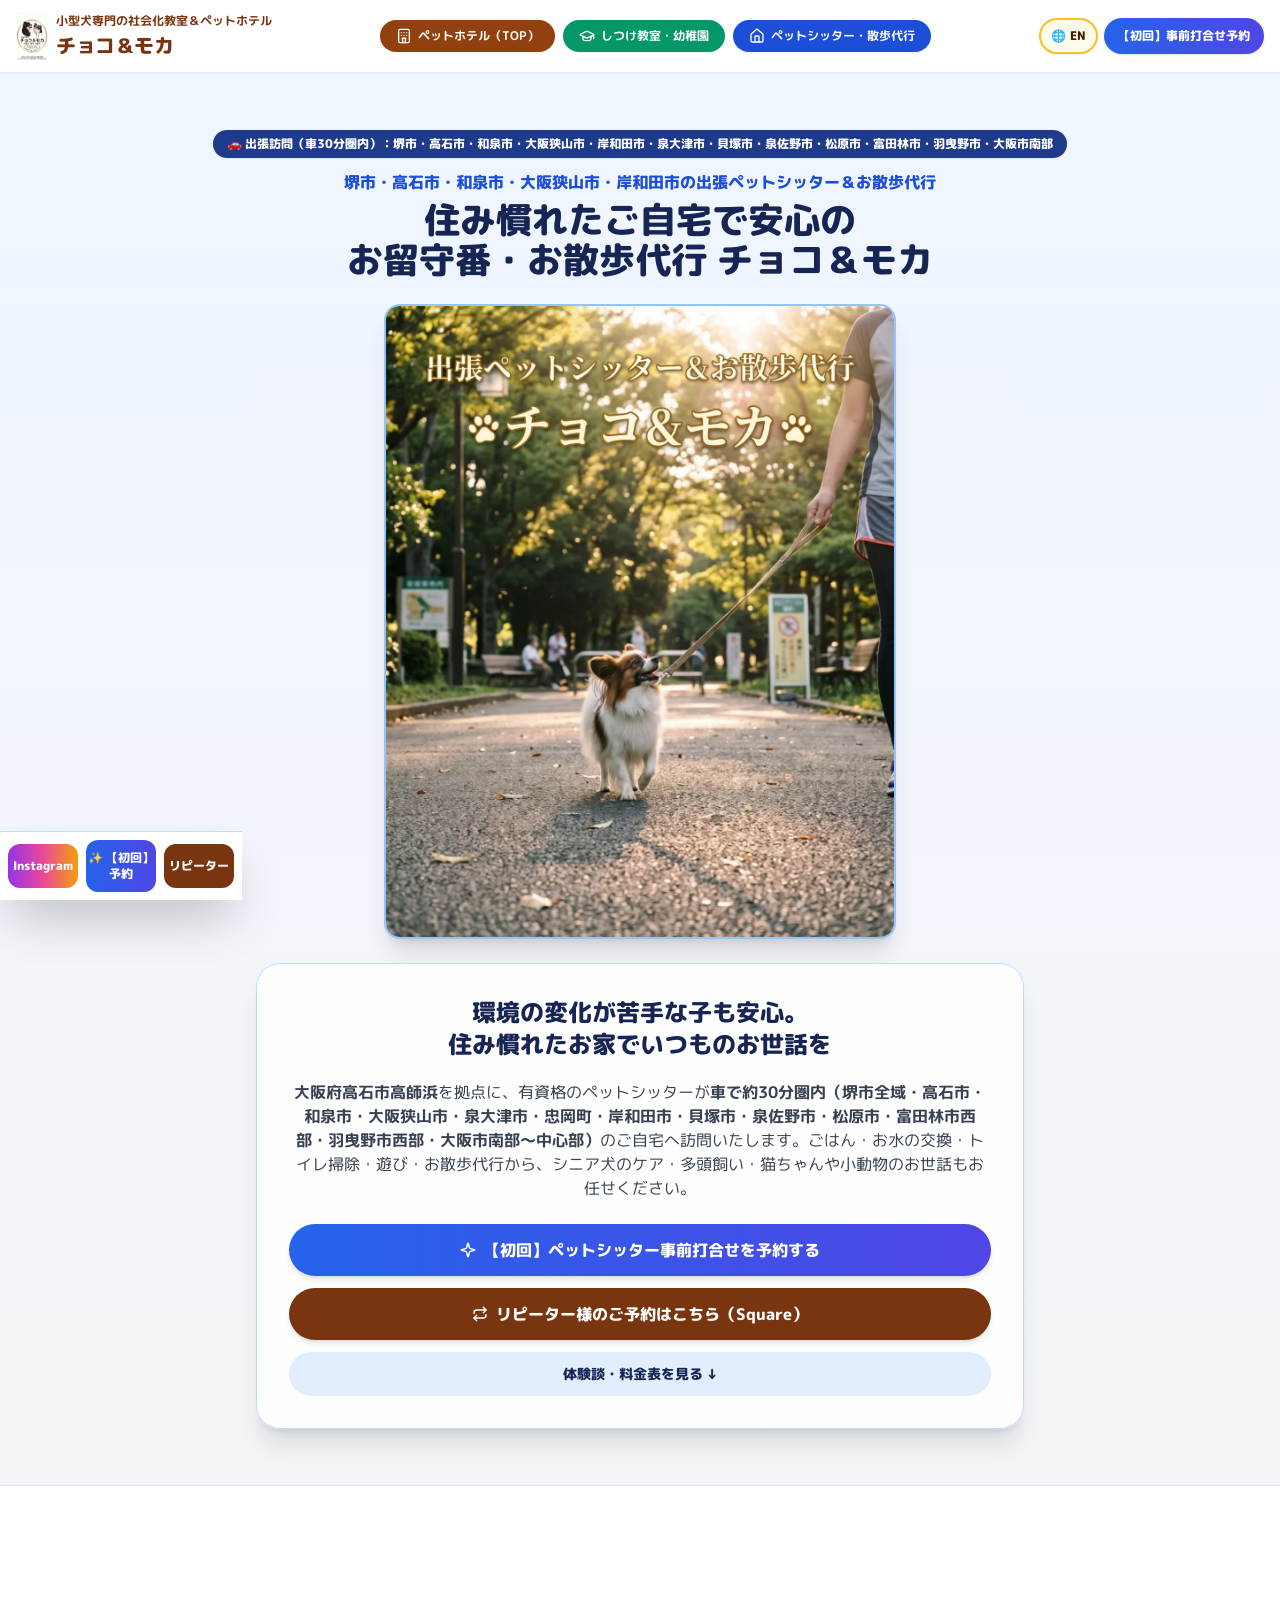
<file: sitter.html>
<!DOCTYPE html>
<html lang="ja" class="scroll-smooth">
<head>
    <meta charset="UTF-8">
    <meta name="viewport" content="width=device-width, initial-scale=1.0, maximum-scale=5.0">
    <meta name="theme-color" content="#1E3A8A">
    <meta name="format-detection" content="telephone=no">
    <meta name="geo.region" content="JP-27">
    <meta name="geo.placename" content="大阪府高石市高師浜４丁目８−１６">
    
    <!-- スマホ検索ヒット率＆CTR最大化メタタグ（先頭32文字に地域×核キーワード集約） -->
    <title>【高石市・堺市・和泉市】出張ペットシッター・お散歩代行 チョコ＆モカ｜小型犬・猫・シニア対応</title>
    <meta name="description" content="〒592-0004 大阪府高石市高師浜４丁目８−１６（高師浜駅徒歩3分・羽衣駅圏内）を拠点に出張訪問するペットシッター＆お散歩代行「チョコ＆モカ」。堺市・和泉市・大阪狭山市・岸和田市・泉大津市・忠岡町・貝塚市・泉佐野市・松原市・富田林市・羽曳野市・大阪市南部へ有資格シッターが訪問（¥1,650〜）。合鍵預かり証発行・賠償責任保険加入・キャッシュレス決済対応。">
    <meta name="robots" content="index, follow, max-image-preview:large, max-snippet:-1, max-video-preview:-1">
    <link rel="canonical" href="https://chocomoka.com/sitter.html">
    <link rel="alternate" hreflang="ja" href="https://chocomoka.com/sitter.html">
    <link rel="alternate" hreflang="en" href="https://chocomoka.com/sitter.html?lang=en">
    <link rel="alternate" hreflang="x-default" href="https://chocomoka.com/sitter.html">

    <!-- OGP & Twitter Cards -->
    <meta property="og:type" content="website">
    <meta property="og:title" content="【高石市・堺市・和泉市】出張ペットシッター・お散歩代行 チョコ＆モカ｜小型犬・猫・シニア対応">
    <meta property="og:description" content="高石市から車30分圏内（堺市・和泉市・大阪狭山市・岸和田市・泉大津市・貝塚市・泉佐野市・松原市・大阪市南部〜中心部）のご自宅へ有資格シッターが訪問！ごはん・トイレ掃除・遊び・お散歩代行まで丁寧に対応。">
    <meta property="og:url" content="https://chocomoka.com/sitter.html">
    <meta property="og:site_name" content="小型犬専門の社会化教室＆ペットホテル チョコ＆モカ">
    <meta property="og:image" content="https://chocomoka.com/chocomoka_petsitter_banner.webp">
    <meta property="og:image:width" content="768">
    <meta property="og:image:height" content="960">
    <meta property="og:locale" content="ja_JP">
    <meta property="og:locale:alternate" content="en_US">
    <meta name="twitter:card" content="summary_large_image">
    <meta name="twitter:title" content="【高石市・堺市・和泉市】出張ペットシッター・お散歩代行 チョコ＆モカ">
    <meta name="twitter:description" content="高石市から車30分圏内のご自宅へ有資格シッターが訪問！ごはん・トイレ掃除・遊び・お散歩代行（¥1,650〜）まで丁寧に対応。">
    <meta name="twitter:image" content="https://chocomoka.com/chocomoka_petsitter_banner.webp">

    <!-- LCP最速読み込み＆Googleマップ事前接続 -->
    <link rel="preload" as="image" href="chocomoka_petsitter_banner.webp" fetchpriority="high">
    <link rel="preload" as="image" href="chocomoka-pet-hotel-dog-training-takaishi-sakai-logo.webp" fetchpriority="high">
    <link rel="preconnect" href="https://fonts.googleapis.com">
    <link rel="preconnect" href="https://fonts.gstatic.com" crossorigin>
    <link rel="preconnect" href="https://maps.google.com" crossorigin>
    <link rel="preconnect" href="https://maps.googleapis.com" crossorigin>
    <link rel="preconnect" href="https://maps.gstatic.com" crossorigin>
    <link rel="dns-prefetch" href="https://chocomoka.microcms.io">

    <link rel="stylesheet" href="style.min.css">

    <!-- Core Web Vitals（LCP / INP / CLS）徹底最適化 ＆ スマホ体験談アコーディオン・モーダルCSS -->
    <style>
      .cv-auto { content-visibility: auto; contain-intrinsic-size: auto 700px; }
      .aspect-4-3 { aspect-ratio: 4 / 3; }
      button, a, label, input, summary { touch-action: manipulation; }
      img { height: auto; }
      body { text-rendering: optimizeSpeed; -webkit-font-smoothing: antialiased; }

      /* スマホ限定：4件目以降の体験談アコーディオン制御（PCでは全件表示、SEOテキストはDOM保持） */
      @media (max-width: 767px) {
        .mobile-voice-extra {
          display: none;
        }
        #sitter-voice-grid.is-expanded .mobile-voice-extra {
          display: flex;
        }
      }

      .terms-check-box {
        display: inline-flex;
        align-items: center;
        justify-content: center;
        width: 22px;
        height: 22px;
        border-radius: 6px;
        border: 2px solid #1d4ed8;
        background-color: #ffffff;
        color: #ffffff;
        font-size: 14px;
        font-weight: 800;
        line-height: 1;
        flex-shrink: 0;
        transition: all 0.15s ease;
      }
      .terms-check-box.is-checked {
        background-color: #059669;
        border-color: #059669;
        color: #ffffff;
      }

      #firstTimeModal {
        position: fixed !important;
        inset: 0 !important;
        z-index: 9990 !important;
        background-color: rgba(0, 0, 0, 0.65);
        padding: 16px;
      }
      #firstTimeModal.hidden { display: none !important; }
      #firstTimeModal:not(.hidden) {
        display: flex !important;
        align-items: center;
        justify-content: center;
      }

      #termsPdfModal {
        position: fixed !important;
        inset: 0 !important;
        z-index: 10000 !important;
        background-color: rgba(0, 0, 0, 0.8);
        overflow-y: auto !important;
        -webkit-overflow-scrolling: touch;
        padding: 12px;
      }
      #termsPdfModal.hidden { display: none !important; }
      #termsPdfModal:not(.hidden) { display: block !important; }
      .terms-modal-wrap {
        min-height: 100%;
        display: flex;
        align-items: center;
        justify-content: center;
      }
      .terms-modal-card {
        width: 100%;
        max-width: 680px;
        background-color: #ffffff;
        border-radius: 1.25rem;
        border: 2px solid #93c5fd;
        box-shadow: 0 25px 50px -12px rgba(0, 0, 0, 0.4);
        overflow: hidden;
        display: flex;
        flex-direction: column;
        max-height: 85vh;
        max-height: 85dvh;
      }
      .terms-modal-body {
        flex: 1 1 auto;
        min-height: 120px;
        overflow-y: scroll !important;
        -webkit-overflow-scrolling: touch;
        overscroll-behavior: contain;
        padding: 16px 20px;
      }
    </style>

    <!-- 非同期Webフォント読み込み -->
    <link rel="preload" as="style" href="https://fonts.googleapis.com/css2?family=M+PLUS+Rounded+1c:wght@500;700;800&display=swap">
    <link href="https://fonts.googleapis.com/css2?family=M+PLUS+Rounded+1c:wght@500;700;800&display=swap" rel="stylesheet" media="print" onload="this.media='all'">
    <noscript><link href="https://fonts.googleapis.com/css2?family=M+PLUS+Rounded+1c:wght@500;700;800&display=swap" rel="stylesheet"></noscript>

    <!-- Schema.org 構造化データ（Google検索リッチリザルト・MEO・音声検索・バイリンガル対応） -->
    <script type="application/ld+json">
    {
      "@context": "https://schema.org",
      "@graph": [
        {
          "@type": "BreadcrumbList",
          "@id": "https://chocomoka.com/sitter.html#breadcrumb",
          "itemListElement": [
            {"@type": "ListItem", "position": 1, "name": "ペットホテル＆社会化教室 チョコ＆モカ TOP", "item": "https://chocomoka.com/"},
            {"@type": "ListItem", "position": 2, "name": "【高石市・堺市・和泉市】出張ペットシッター・お散歩代行 チョコ＆モカ", "item": "https://chocomoka.com/sitter.html"}
          ]
        },
        {
          "@type": ["LocalBusiness", "PetStore"],
          "@id": "https://chocomoka.com/#organization",
          "name": "小型犬専門の社会化教室＆ペットホテル チョコ＆モカ",
          "alternateName": [
            "チョコ＆モカ",
            "CHOCO & MOCA In-Home Pet Sitter & Dog Walking",
            "高石市・堺市・和泉市 出張ペットシッター チョコ＆モカ",
            "大阪狭山市（狭山）・岸和田市・泉大津市 出張ペットシッター チョコ＆モカ",
            "貝塚市・泉佐野市・松原市・富田林市・羽曳野市・大阪市南部 お散歩代行 チョコ＆モカ"
          ],
          "knowsLanguage": ["ja", "en"],
          "founder": {
            "@type": "Person",
            "name": "齋藤 健太郎",
            "jobTitle": "オーナー・ドッグトレーナー・動物取扱責任者"
          },
          "image": [
            {
              "@type": "ImageObject",
              "url": "https://chocomoka.com/chocomoka-pet-hotel-dog-training-takaishi-sakai-logo.webp",
              "width": 400,
              "height": 400,
              "caption": "小型犬専門の社会化教室＆ペットホテル チョコ＆モカ 公式ロゴ"
            },
            {
              "@type": "ImageObject",
              "url": "https://chocomoka.com/chocomoka_petsitter_banner.webp",
              "width": 768,
              "height": 960,
              "caption": "堺市・高石市・和泉市・大阪狭山市・岸和田市の出張ペットシッター＆お散歩代行 チョコ＆モカ"
            }
          ],
          "logo": "https://chocomoka.com/chocomoka-pet-hotel-dog-training-takaishi-sakai-logo.webp",
          "url": "https://chocomoka.com/",
          "priceRange": "¥1,650 - ¥6,600",
          "currenciesAccepted": "JPY",
          "paymentAccepted": [
            "現金", "クレジットカード", "VISA", "Mastercard", "JCB", "American Express",
            "電子マネー", "iD", "QUICPay", "QRコード決済", "PayPay", "d払い", "楽天ペイ", "au PAY", "メルペイ"
          ],
          "telephone": "+81-70-9440-8118",
          "email": "admin@chocomoka.com",
          "address": {
            "@type": "PostalAddress",
            "streetAddress": "高師浜４丁目８−１６（南海高師浜線 高師浜駅 徒歩3分）",
            "addressLocality": "高石市",
            "addressRegion": "大阪府",
            "postalCode": "592-0004",
            "addressCountry": "JP"
          },
          "hasMap": "https://www.google.com/maps/search/?api=1&query=%E5%B0%8F%E5%9E%8B%E7%8A%AC%E5%B0%82%E9%96%80%E3%81%AE%E7%A4%BE%E4%BC%9A%E5%8C%96%E6%95%99%E5%AE%A4%EF%BC%86%E3%83%9A%E3%83%83%E3%83%88%E3%83%9B%E3%83%86%E3%83%AB+%E3%83%81%E3%83%A7%E3%82%B3%EF%BC%86%E3%83%A2%E3%82%AB+%E3%80%92592-0004+%E5%A4%A7%E9%98%AA%E5%BA%9C%E9%AB%98%E7%9F%B3%E5%B8%82%E9%AB%98%E5%B8%AB%E6%B5%9C%EF%BC%94%E4%B8%81%E7%9B%AE%EF%BC%98%E2%88%92%EF%BC%91%EF%BC%96",
          "openingHoursSpecification": {
            "@type": "OpeningHoursSpecification",
            "dayOfWeek": ["Monday", "Tuesday", "Wednesday", "Thursday", "Friday", "Saturday", "Sunday"],
            "opens": "09:00",
            "closes": "19:00"
          },
          "amenityFeature": [
            {"@type": "LocationFeatureSpecification", "name": "有資格ペットシッター自宅訪問", "value": true},
            {"@type": "LocationFeatureSpecification", "name": "小型犬・シニア犬・多頭飼い・猫・小動物対応", "value": true},
            {"@type": "LocationFeatureSpecification", "name": "ドッグウォーカー（お散歩代行）対応", "value": true},
            {"@type": "LocationFeatureSpecification", "name": "合鍵預かり証発行・金庫厳重管理", "value": true},
            {"@type": "LocationFeatureSpecification", "name": "写真・動画リアルタイムLINE報告", "value": true},
            {"@type": "LocationFeatureSpecification", "name": "キャッシュレス決済対応", "value": true},
            {"@type": "LocationFeatureSpecification", "name": "賠償責任保険加入済み", "value": true}
          ],
          "areaServed": [
            {"@type": "City", "name": "高石市"}, {"@type": "City", "name": "堺市"},
            {"@type": "AdministrativeArea", "name": "堺市西区"}, {"@type": "AdministrativeArea", "name": "堺市堺区"},
            {"@type": "AdministrativeArea", "name": "堺市北区"}, {"@type": "AdministrativeArea", "name": "堺市中区"},
            {"@type": "AdministrativeArea", "name": "堺市東区"}, {"@type": "AdministrativeArea", "name": "堺市南区"},
            {"@type": "AdministrativeArea", "name": "堺市美原区"}, {"@type": "AdministrativeArea", "name": "大阪市住之江区"},
            {"@type": "AdministrativeArea", "name": "大阪市住吉区"}, {"@type": "AdministrativeArea", "name": "大阪市阿倍野区"},
            {"@type": "AdministrativeArea", "name": "大阪市浪速区"}, {"@type": "AdministrativeArea", "name": "大阪市天王寺区"},
            {"@type": "AdministrativeArea", "name": "大阪市東住吉区"}, {"@type": "AdministrativeArea", "name": "大阪市平野区"},
            {"@type": "City", "name": "泉大津市"}, {"@type": "City", "name": "和泉市"}, {"@type": "City", "name": "忠岡町"},
            {"@type": "City", "name": "岸和田市"}, {"@type": "City", "name": "貝塚市"}, {"@type": "City", "name": "泉佐野市"},
            {"@type": "City", "name": "大阪狭山市"}, {"@type": "City", "name": "松原市"}, {"@type": "City", "name": "富田林市"},
            {"@type": "City", "name": "羽曳野市"}
          ],
          "sameAs": [
            "https://www.instagram.com/pet_hotel_osaka_sakai_izumi/",
            "https://www.google.com/maps/search/?api=1&query=%E5%B0%8F%E5%9E%8B%E7%8A%AC%E5%B0%82%E9%96%80%E3%81%AE%E7%A4%BE%E4%BC%9A%E5%8C%96%E6%95%99%E5%AE%A4%EF%BC%86%E3%83%9A%E3%83%83%E3%83%88%E3%83%9B%E3%83%86%E3%83%AB+%E3%83%81%E3%83%A7%E3%82%B3%EF%BC%86%E3%83%A2%E3%82%AB+%E3%80%92592-0004+%E5%A4%A7%E9%98%AA%E5%BA%9C%E9%AB%98%E7%9F%B3%E5%B8%82%E9%AB%98%E5%B8%AB%E6%B5%9C%EF%BC%94%E4%B8%81%E7%9B%AE%EF%BC%98%E2%88%92%EF%BC%91%EF%BC%96"
          ]
        },
        {
          "@type": "Service",
          "@id": "https://chocomoka.com/sitter.html#service",
          "name": "【高石市・堺市・和泉市】出張ペットシッター・お散歩代行 チョコ＆モカ",
          "url": "https://chocomoka.com/sitter.html",
          "provider": {"@id": "https://chocomoka.com/#organization"},
          "knowsAbout": [
            "出張ペットシッティング",
            "ドッグウォーカー（お散歩代行）",
            "小型犬自宅お留守番ケア",
            "シニア犬・高齢犬の自宅介護・投薬補助",
            "猫・うさぎ・小動物のペットシッター",
            "多頭飼い自宅シッティング"
          ],
          "hasOfferCatalog": {
            "@type": "OfferCatalog",
            "name": "ペットシッター・お散歩代行メニュー",
            "itemListElement": [
              {"@type": "Offer", "name": "基本ペットシッティング（1回 60分）", "price": "3300", "priceCurrency": "JPY"},
              {"@type": "Offer", "name": "ドッグウォーカー（お散歩代行 30分）", "price": "1650", "priceCurrency": "JPY"},
              {"@type": "Offer", "name": "ドッグウォーカー（お散歩代行 60分）", "price": "2420", "priceCurrency": "JPY"}
            ]
          }
        },
        {
          "@type": "WebPage",
          "@id": "https://chocomoka.com/sitter.html#webpage",
          "url": "https://chocomoka.com/sitter.html",
          "name": "【高石市・堺市・和泉市】出張ペットシッター・お散歩代行 チョコ＆モカ｜小型犬・猫・シニア対応",
          "inLanguage": ["ja", "en"],
          "dateModified": "2026-11-25",
          "isPartOf": {"@id": "https://chocomoka.com/#organization"},
          "mainEntity": {"@id": "https://chocomoka.com/sitter.html#service"},
          "speakable": {"@type": "SpeakableSpecification", "cssSelector": ["#sitter-price", "#area-faq"]},
          "primaryImageOfPage": {
            "@type": "ImageObject",
            "url": "https://chocomoka.com/chocomoka_petsitter_banner.webp"
          },
          "breadcrumb": {"@id": "https://chocomoka.com/sitter.html#breadcrumb"}
        },
        {
          "@type": "FAQPage",
          "mainEntity": [
            {
              "@type": "Question",
              "name": "ペットシッターではどのようなお世話をしてもらえますか？猫や小動物も対象ですか？",
              "acceptedAnswer": {
                "@type": "Answer",
                "text": "ご自宅へ有資格シッターが訪問し、いつも通りのごはん・お水の用意、トイレ掃除、室内遊び・スキンシップ、お散歩を行います。小型犬はもちろん、環境の変化に敏感な猫ちゃんやうさぎ・小動物のお世話も承っております。"
              }
            },
            {
              "@type": "Question",
              "name": "お散歩代行（ドッグウォーカー）だけの依頼や、高齢犬・シニア犬のお世話も可能ですか？",
              "acceptedAnswer": {
                "@type": "Answer",
                "text": "はい、30分（¥1,650〜）からのお散歩代行のみのご利用も可能です（片道10kmを超える遠方エリアは60分以上のシッティング・お散歩代行または24時間お泊りシッターより承ります）。お仕事でお忙しい日や体調不良時、シニア犬や投薬補助が必要なワンちゃんも住み慣れたご自宅で安全にお世話いたします。"
              }
            },
            {
              "@type": "Question",
              "name": "不在時に合鍵を預けるのが不安ですが、セキュリティ対策はどうなっていますか？",
              "acceptedAnswer": {
                "@type": "Answer",
                "text": "合鍵のお預かり時は「合鍵預かり証」を発行し、店舗の金庫にて厳重に施錠管理いたします。また、お世話の入室から退室までの様子は写真・動画付きのリアルタイム報告書（LINEまたはメール）でお送りし、賠償責任保険にも加入しておりますので安心してお任せいただけます。"
              }
            },
            {
              "@type": "Question",
              "name": "高石市・堺市・和泉市・大阪狭山市・岸和田市・大阪市南部などへの出張訪問料金はいくらかかりますか？",
              "acceptedAnswer": {
                "@type": "Answer",
                "text": "店舗（〒592-0004 大阪府高石市高師浜４丁目８−１６）から片道5km以内（高石市全域、堺市西区・南区の一部、泉大津市・忠岡町など）は¥550、以降5kmごとに+¥550にて出張訪問いたします。"
              }
            },
            {
              "@type": "Question",
              "name": "駐車場や最寄り駅からのアクセスはどうなっていますか？",
              "acceptedAnswer": {
                "@type": "Answer",
                "text": "南海高師浜線「高師浜駅」から徒歩3分の場所（〒592-0004 大阪府高石市高師浜４丁目８−１６）にあり、専用駐車場も1台完備しております。"
              }
            }
          ]
        }
      ]
    }
    </script>
</head>
<body class="antialiased leading-relaxed pb-24">

    <!-- 共通ヘッダー -->
    <header class="sticky top-0 z-40 bg-white/95 backdrop-blur-md border-b border-blue-100 shadow-sm">
        <div class="max-w-7xl mx-auto px-3 sm:px-4 py-2 flex justify-between items-center gap-1.5 sm:gap-2">
            <a href="index.html" class="flex items-center space-x-2 shrink-0 group text-left py-1">
                <img src="chocomoka-pet-hotel-dog-training-takaishi-sakai-logo.webp" alt="チョコ＆モカ ロゴ" width="48" height="48" class="h-10 sm:h-12 w-auto object-contain" fetchpriority="high" decoding="sync" onerror="this.onerror=null; this.src='logo.jpg';">
                <div class="min-w-0">
                    <p class="text-[9px] sm:text-xs font-bold text-amber-900 leading-none mb-0.5 truncate" data-i18n="header_sub">小型犬専門の社会化教室＆ペットホテル</p>
                    <span class="font-extrabold text-base sm:text-xl text-amber-900 tracking-tight leading-none block" data-i18n="header_brand">チョコ＆モカ</span>
                </div>
            </a>
            
            <nav aria-label="メインナビゲーション" class="hidden md:flex flex-1 justify-center items-center space-x-2 text-xs font-bold">
                <a href="index.html" class="bg-amber-800 hover:bg-amber-900 text-white px-4 py-2 rounded-full transition shadow-sm flex items-center gap-1.5 min-h-[40px]">
                    <svg class="w-4 h-4 shrink-0" viewBox="0 0 24 24" fill="none" stroke="currentColor" stroke-width="2" stroke-linecap="round" stroke-linejoin="round" aria-hidden="true"><path d="M10 22v-6.57"/><path d="M12 11h.01"/><path d="M12 7h.01"/><path d="M14 15.43V22"/><path d="M15 16a5 5 0 0 0-6 0"/><path d="M16 11h.01"/><path d="M16 7h.01"/><path d="M8 11h.01"/><path d="M8 7h.01"/><rect x="4" y="2" width="16" height="20" rx="2"/></svg>
                    <span data-i18n="nav_hotel">ペットホテル（TOP）</span>
                </a>
                <a href="school.html" class="bg-emerald-600 hover:bg-emerald-700 text-white px-4 py-2 rounded-full transition shadow-sm flex items-center gap-1.5 min-h-[40px]">
                    <svg class="w-4 h-4 shrink-0" viewBox="0 0 24 24" fill="none" stroke="currentColor" stroke-width="2" stroke-linecap="round" stroke-linejoin="round" aria-hidden="true"><path d="M21.42 10.922a1 1 0 0 0-.019-1.838L12.83 5.18a2 2 0 0 0-1.66 0L2.6 9.08a1 1 0 0 0 0 1.832l8.57 3.908a2 2 0 0 0 1.66 0z"/><path d="M22 10v6"/><path d="M6 12.5V16a6 3 0 0 0 12 0v-3.5"/></svg>
                    <span data-i18n="nav_school">しつけ教室・幼稚園</span>
                </a>
                <a href="sitter.html" aria-current="page" class="bg-blue-700 text-white px-4 py-2 rounded-full shadow-sm flex items-center gap-1.5 ring-2 ring-blue-300 min-h-[40px]">
                    <svg class="w-4 h-4 shrink-0" viewBox="0 0 24 24" fill="none" stroke="currentColor" stroke-width="2" stroke-linecap="round" stroke-linejoin="round" aria-hidden="true"><path d="M15 21v-8a1 1 0 0 0-1-1h-4a1 1 0 0 0-1 1v8"/><path d="M3 10a2 2 0 0 1 .709-1.528l7-5.999a2 2 0 0 1 2.582 0l7 5.999A2 2 0 0 1 21 10v9a2 2 0 0 1-2 2H5a2 2 0 0 1-2-2z"/></svg>
                    <span data-i18n="nav_sitter">ペットシッター・散歩代行</span>
                </a>
            </nav>

            <div class="flex items-center gap-1.5 shrink-0">
                <button type="button" id="langToggleBtn" onclick="toggleLanguage()" aria-label="Switch language between Japanese and English" class="bg-amber-50 hover:bg-amber-100 text-amber-950 border-2 border-amber-400 font-extrabold text-[11px] sm:text-xs px-2.5 sm:px-3 py-2 rounded-full shadow-sm min-h-[40px] sm:min-h-[44px] inline-flex items-center gap-1 active:scale-95 transition">
                    <span aria-hidden="true">🌐</span>
                    <span id="langToggleLabel">EN</span>
                </button>

                <button type="button" onclick="openModal()" class="bg-gradient-to-r from-blue-600 to-indigo-600 text-white font-extrabold text-[11px] sm:text-xs px-3 sm:px-3.5 py-2.5 rounded-full shadow shrink-0 min-h-[40px] sm:min-h-[44px] active:scale-95 transition" data-i18n="header_cta">
                    【初回】事前打合せ予約
                </button>
            </div>
        </div>

        <nav aria-label="モバイルナビゲーション" class="md:hidden bg-blue-50/90 border-t border-blue-200 px-2 py-1.5 flex justify-center gap-1.5 overflow-x-auto no-scrollbar text-[11px] font-extrabold">
            <a href="index.html" class="bg-white text-amber-900 border border-amber-300 px-3 py-1.5 rounded-full shrink-0" data-i18n="m_nav_hotel">🏨 ペットホテル</a>
            <a href="school.html" class="bg-white text-emerald-800 border border-emerald-300 px-3 py-1.5 rounded-full shrink-0" data-i18n="m_nav_school">🏫 しつけ教室・幼稚園</a>
            <a href="sitter.html" aria-current="page" class="bg-blue-700 text-white px-3 py-1.5 rounded-full shrink-0 shadow-sm" data-i18n="m_nav_sitter">🐾 ペットシッター</a>
        </nav>
    </header>

    <main>
        <!-- ① ヒーローセクション -->
        <section class="bg-gradient-to-b from-blue-50 to-indigo-50/50 py-8 sm:py-14 border-b border-blue-100">
            <div class="max-w-5xl mx-auto px-4 text-center">
                <div class="inline-block bg-blue-900 text-white text-[10px] sm:text-xs font-extrabold px-3.5 py-1.5 rounded-full mb-3 shadow-sm leading-snug" data-i18n="hero_area_badge">
                    🚗 出張訪問（車30分圏内）：堺市・高石市・和泉市・大阪狭山市・岸和田市・泉大津市・貝塚市・泉佐野市・松原市・富田林市・羽曳野市・大阪市南部
                </div>
                
                <h1 class="text-xl sm:text-3xl md:text-4xl font-extrabold text-blue-950 mb-3 leading-snug">
                    <span class="block text-xs sm:text-base text-blue-700 font-extrabold mb-1.5" data-i18n="hero_h1_sub">堺市・高石市・和泉市・大阪狭山市・岸和田市の出張ペットシッター＆お散歩代行</span>
                    <span class="block" data-i18n="hero_h1_main1">住み慣れたご自宅で安心の</span>
                    <span class="block" data-i18n-html="hero_h1_main2">お留守番・お散歩代行<br class="sm:hidden"> チョコ＆モカ</span>
                </h1>

                <div class="max-w-lg mx-auto my-6 rounded-2xl overflow-hidden shadow-xl border-2 border-blue-300 bg-white">
                    <img src="chocomoka_petsitter_banner.webp" alt="出張ペットシッター＆お散歩代行 チョコ＆モカ" width="768" height="960" class="w-full h-auto object-contain block" fetchpriority="high" decoding="sync" onerror="this.onerror=null; this.src='chocomoka_petsitter_banner.jpg';">
                </div>

                <div class="bg-white/95 p-5 sm:p-8 rounded-3xl shadow-xl border border-blue-200 max-w-3xl mx-auto space-y-5">
                    <p class="text-base sm:text-2xl font-extrabold text-blue-950 leading-snug" data-i18n-html="hero_catch">
                        <span class="block">環境の変化が苦手な子も安心。</span>
                        <span class="block">住み慣れたお家でいつものお世話を</span>
                    </p>
                    <p class="text-xs sm:text-base text-gray-700 leading-relaxed text-left sm:text-center" data-i18n-html="hero_desc">
                        <strong>大阪府高石市高師浜</strong>を拠点に、有資格のペットシッターが<strong>車で約30分圏内（堺市全域・高石市・和泉市・大阪狭山市・泉大津市・忠岡町・岸和田市・貝塚市・泉佐野市・松原市・富田林市西部・羽曳野市西部・大阪市南部〜中心部）</strong>のご自宅へ訪問いたします。ごはん・お水の交換・トイレ掃除・遊び・お散歩代行から、シニア犬のケア・多頭飼い・猫ちゃんや小動物のお世話もお任せください。
                    </p>

                    <div class="pt-1 flex flex-col items-center gap-3 max-w-md mx-auto">
                        <button type="button" onclick="openModal()" class="w-full inline-flex items-center justify-center gap-2 bg-gradient-to-r from-blue-600 to-indigo-600 text-white text-xs sm:text-base font-extrabold px-6 sm:px-8 py-3.5 rounded-full shadow-md min-h-[48px] active:scale-95 transition">
                            <svg class="w-4 h-4 shrink-0" viewBox="0 0 24 24" fill="none" stroke="currentColor" stroke-width="2.2" stroke-linecap="round" stroke-linejoin="round" aria-hidden="true"><path d="M9.937 15.5A2 2 0 0 0 8.5 14.063l-6.135-1.582a.5.5 0 0 1 0-.962L8.5 9.936A2 2 0 0 0 9.937 8.5l1.582-6.135a.5.5 0 0 1 .963 0L14.063 8.5A2 2 0 0 0 15.5 9.937l6.135 1.581a.5.5 0 0 1 0 .964L15.5 14.063a2 2 0 0 0-1.437 1.437l-1.582 6.135a.5.5 0 0 1-.963 0z"/></svg>
                            <span data-i18n="cta_first">【初回】ペットシッター事前打合せを予約する</span>
                        </button>

                        <a href="https://chocomoka.square.site" target="_blank" rel="noopener noreferrer" class="w-full inline-flex items-center justify-center gap-2 bg-amber-900 hover:bg-amber-950 text-white text-xs sm:text-base font-extrabold px-6 sm:px-8 py-3.5 rounded-full shadow-md min-h-[48px] active:scale-95 transition">
                            <svg class="w-4 h-4 shrink-0" viewBox="0 0 24 24" fill="none" stroke="currentColor" stroke-width="2.2" stroke-linecap="round" stroke-linejoin="round" aria-hidden="true"><path d="m17 2 4 4-4 4"/><path d="M3 11v-1a4 4 0 0 1 4-4h14"/><path d="m7 22-4-4 4-4"/><path d="M21 13v1a4 4 0 0 1-4 4H3"/></svg>
                            <span data-i18n="cta_repeat">リピーター様のご予約はこちら（Square）</span>
                        </a>

                        <a href="#voice" class="w-full inline-flex items-center justify-center gap-1.5 bg-blue-100/80 hover:bg-blue-100 text-blue-950 text-xs sm:text-sm font-extrabold px-5 py-3 rounded-full transition">
                            <span data-i18n="cta_jump">体験談・料金表を見る ↓</span>
                        </a>
                    </div>
                </div>
            </div>
        </section>

        <!-- ② ペットシッター・散歩代行料金表 -->
        <section id="sitter-price" class="cv-auto py-10 sm:py-16 bg-white border-b border-blue-100">
            <div class="max-w-4xl mx-auto px-4 space-y-6">
                <div class="text-center">
                    <span class="bg-blue-100 text-blue-900 text-xs font-bold px-3 py-1 rounded-full">Pet Sitter &amp; Dog Walker Price</span>
                    <h2 class="text-lg sm:text-3xl font-extrabold text-blue-950 mt-2" data-i18n="price_h2">🐾 ペットシッター・お散歩代行料金表</h2>
                    <p class="text-xs text-gray-600 mt-1" data-i18n="price_sub">すべて税込価格・写真＆動画付きリアルタイム報告込み</p>
                </div>

                <div class="grid grid-cols-1 md:grid-cols-2 gap-4">
                    <div class="border-2 border-blue-400 rounded-2xl p-5 bg-blue-50/40 space-y-2">
                        <span class="inline-block bg-blue-700 text-white text-[10px] font-bold px-2.5 py-0.5 rounded-full" data-i18n="c1_b">小型犬・猫・小動物対応</span>
                        <h3 class="text-base sm:text-lg font-extrabold text-blue-950" data-i18n="c1_t">基本ペットシッティング（1回 60分）</h3>
                        <p class="text-2xl font-extrabold text-blue-800" data-i18n-html="c1_p">¥3,300〜 <span class="text-xs font-bold text-gray-600">/ 1回60分（税込）</span></p>
                        <p class="text-xs text-gray-700 leading-relaxed font-medium" data-i18n="c1_d">ごはん・お水の用意、トイレ掃除、室内遊び・スキンシップ、お散歩（ワンちゃんの場合）を丁寧に行います。</p>
                    </div>

                    <div class="border-2 border-choco-200 rounded-2xl p-5 bg-white space-y-2">
                        <span class="inline-block bg-amber-800 text-white text-[10px] font-bold px-2.5 py-0.5 rounded-full" data-i18n="c2_b">お仕事・体調不良時の代行に</span>
                        <h3 class="text-base sm:text-lg font-extrabold text-choco-950" data-i18n="c2_t">ドッグウォーカー（お散歩代行 30分）</h3>
                        <p class="text-2xl font-extrabold text-choco-900" data-i18n-html="c2_p">¥1,650〜 <span class="text-xs font-bold text-gray-600">/ 1回30分（税込）</span></p>
                        <p class="text-xs text-gray-700 leading-relaxed font-medium" data-i18n="c2_d">普段のお散歩コースを中心に、安全確認・拾い食い防止に配慮しながらプロトレーナー兼シッターが代行します（60分コースは¥2,420〜）。</p>
                    </div>
                </div>

                <div class="bg-blue-50 border border-blue-200 rounded-2xl p-4 text-xs sm:text-sm space-y-1.5 font-bold text-blue-950">
                    <p data-i18n="shuttle_t">🚗 出張訪問料金：店舗（高石市高師浜）から片道5km以内¥550（以降5kmごとに+¥550）</p>
                    <p class="text-gray-700 font-medium leading-relaxed" data-i18n-html="shuttle_d">※片道10kmを超える遠方エリア（大阪市南部〜中心部・泉佐野市・富田林市・羽曳野市など）への出張訪問は、<strong>基本シッティング60分以上（またはお散歩代行60分以上）</strong>より承っております。駐車スペースがない場合のコインパーキング代および遠方での高速道路利用時は往復実費を頂戴いたします。</p>
                </div>

                <div id="payment-methods" class="max-w-3xl mx-auto">
                    <figure class="rounded-2xl overflow-hidden border-2 border-amber-300 shadow-sm bg-white">
                        <img src="chocomoka-dog-training-pet-hotel-payment-methods-takaishi-sakai.webp" alt="チョコ＆モカ ご利用可能なお支払い方法" width="1200" height="360" class="w-full h-auto object-contain block" loading="lazy" decoding="async" onerror="this.onerror=null; this.src='chocomoka_payment-methods_banner.webp';">
                    </figure>
                </div>

                <div class="pt-2 flex flex-col items-center gap-3 max-w-md mx-auto">
                    <button type="button" onclick="openModal()" class="w-full inline-flex items-center justify-center gap-2 bg-gradient-to-r from-blue-600 to-indigo-600 text-white text-xs sm:text-base font-extrabold px-7 py-3.5 rounded-full shadow-lg min-h-[48px] active:scale-95 transition">
                        <svg class="w-4 h-4 shrink-0" viewBox="0 0 24 24" fill="none" stroke="currentColor" stroke-width="2.2" stroke-linecap="round" stroke-linejoin="round" aria-hidden="true"><path d="M9.937 15.5A2 2 0 0 0 8.5 14.063l-6.135-1.582a.5.5 0 0 1 0-.962L8.5 9.936A2 2 0 0 0 9.937 8.5l1.582-6.135a.5.5 0 0 1 .963 0L14.063 8.5A2 2 0 0 0 15.5 9.937l6.135 1.581a.5.5 0 0 1 0 .964L15.5 14.063a2 2 0 0 0-1.437 1.437l-1.582 6.135a.5.5 0 0 1-.963 0z"/></svg>
                        <span data-i18n="cta_first">【初回】ペットシッター事前打合せを予約する</span>
                    </button>

                    <a href="https://chocomoka.square.site" target="_blank" rel="noopener noreferrer" class="w-full inline-flex items-center justify-center gap-2 bg-amber-900 hover:bg-amber-950 text-white text-xs sm:text-base font-extrabold px-7 py-3.5 rounded-full shadow-md min-h-[48px] active:scale-95 transition">
                        <svg class="w-4 h-4 shrink-0" viewBox="0 0 24 24" fill="none" stroke="currentColor" stroke-width="2.2" stroke-linecap="round" stroke-linejoin="round" aria-hidden="true"><path d="m17 2 4 4-4 4"/><path d="M3 11v-1a4 4 0 0 1 4-4h14"/><path d="m7 22-4-4 4-4"/><path d="M21 13v1a4 4 0 0 1-4 4H3"/></svg>
                        <span data-i18n="cta_repeat">リピーター様のご予約はこちら（Square）</span>
                    </a>
                </div>
            </div>
        </section>

        <!-- ③ 🐕 小型犬オーナー様の体験談（スマホ表示のみ最初の3件＋残り4件アコーディオン展開） -->
        <section id="voice" class="cv-auto py-10 sm:py-16 bg-gradient-to-b from-blue-50/50 to-white border-b border-blue-100">
            <div class="max-w-5xl mx-auto px-4">
                <div class="text-center max-w-3xl mx-auto mb-7 sm:mb-10">
                    <span class="bg-blue-100 text-blue-900 text-[10px] sm:text-xs font-extrabold px-3.5 py-1 rounded-full border border-blue-300">Owner's Voice &amp; Case Studies</span>
                    <h2 class="text-lg sm:text-2xl md:text-3xl font-extrabold text-blue-950 mt-2 leading-snug" data-i18n-html="voice_h2">
                        🐕 堺市・高石市・和泉市の<br class="sm:hidden">小型犬オーナー様の体験談
                    </h2>
                    <p class="text-xs sm:text-sm text-gray-700 font-bold mt-2 leading-relaxed" data-i18n="voice_sub">
                        高石市から車約30分圏内（堺市全域・高石市・和泉市・大阪狭山市・泉大津市・忠岡町・岸和田市・貝塚市・泉佐野市・松原市・富田林市西部・羽曳野市西部・大阪市南部〜中心部）のご自宅で、お留守番・お散歩代行・シニア犬ケアをご利用いただいた飼い主様のリアルなお声をご紹介 🐾
                    </p>
                </div>

                <div id="sitter-voice-grid" class="grid grid-cols-1 md:grid-cols-2 gap-5 sm:gap-6 items-start">
                    <!-- 1 -->
                    <article class="bg-white rounded-3xl overflow-hidden border border-blue-200 shadow-sm flex flex-col">
                        <div class="relative aspect-4-3 bg-blue-100 overflow-hidden">
                            <span class="absolute top-3 left-3 bg-blue-800 text-white text-[10px] sm:text-xs font-extrabold px-3 py-1 rounded-full shadow z-10">堺市西区・出張ペットシッター</span>
                            <img src="pet-sitter-sakai-toypoodle-purin.webp" alt="堺市西区 トイプードル ぷりんちゃん" width="600" height="450" class="w-full h-full object-cover" loading="lazy" decoding="async" onerror="this.onerror=null; this.src='heya.jpg';">
                        </div>
                        <div class="p-5 sm:p-6 space-y-2">
                            <div class="flex flex-wrap items-center justify-between gap-2">
                                <span class="bg-blue-50 text-blue-900 border border-blue-200 text-[11px] font-extrabold px-2.5 py-0.5 rounded-full">トイプードル「ぷりんちゃん」（3歳）</span>
                                <span class="text-blue-800 text-xs font-extrabold">🐾 Purinちゃん</span>
                            </div>
                            <h3 class="text-sm sm:text-base font-extrabold text-blue-950">「人見知りでホテルが苦手な愛犬も、自宅なら安心しておもちゃで遊べました」</h3>
                            <p id="sitter-review-1" class="text-xs sm:text-sm text-gray-700 leading-relaxed font-medium line-clamp-3">ホテルに預けると緊張してごはんを食べなくなる性格なので、初めて出張シッターをお願いしました。事前打ち合わせから優しく接してくださり、当日はリアルタイムの写真や動画で楽しそうにおもちゃで遊ぶ姿が見られて外出先でも心から安心できました。</p>
                            <button type="button" onclick="toggleReview('sitter-review-1', this)" class="text-[11px] sm:text-xs font-extrabold text-blue-700 min-h-[36px] inline-flex items-center">▼ 続きを読む</button>
                        </div>
                    </article>

                    <!-- 2 -->
                    <article class="bg-white rounded-3xl overflow-hidden border border-blue-200 shadow-sm flex flex-col">
                        <div class="relative aspect-4-3 bg-blue-100 overflow-hidden">
                            <span class="absolute top-3 left-3 bg-amber-800 text-white text-[10px] sm:text-xs font-extrabold px-3 py-1 rounded-full shadow z-10">高石市・お散歩代行（30分）</span>
                            <img src="dog-walker-takaishi-chihuahua-hime.webp" alt="高石市 チワワ ひめちゃん" width="600" height="450" class="w-full h-full object-cover" loading="lazy" decoding="async" onerror="this.onerror=null; this.src='heya.jpg';">
                        </div>
                        <div class="p-5 sm:p-6 space-y-2">
                            <div class="flex flex-wrap items-center justify-between gap-2">
                                <span class="bg-blue-50 text-blue-900 border border-blue-200 text-[11px] font-extrabold px-2.5 py-0.5 rounded-full">チワワ「ひめちゃん」（5歳）</span>
                                <span class="text-blue-800 text-xs font-extrabold">🐾 Himeちゃん</span>
                            </div>
                            <h3 class="text-sm sm:text-base font-extrabold text-blue-950">「急な残業や体調不良の日に30分のお散歩代行がとても助かっています」</h3>
                            <p id="sitter-review-2" class="text-xs sm:text-sm text-gray-700 leading-relaxed font-medium line-clamp-3">仕事で帰りが遅くなる日やギックリ腰でお散歩に行けなかった時にドッグウォーカーを利用しました。怖がりなチワワのペースに合わせて声をかけながら安全に歩いてくださり、帰宅後のレポートも丁寧で頼りになります。</p>
                            <button type="button" onclick="toggleReview('sitter-review-2', this)" class="text-[11px] sm:text-xs font-extrabold text-blue-700 min-h-[36px] inline-flex items-center">▼ 続きを読む</button>
                        </div>
                    </article>

                    <!-- 3 -->
                    <article class="bg-white rounded-3xl overflow-hidden border border-blue-200 shadow-sm flex flex-col">
                        <div class="relative aspect-4-3 bg-blue-100 overflow-hidden">
                            <span class="absolute top-3 left-3 bg-amber-800 text-white text-[10px] sm:text-xs font-extrabold px-3 py-1 rounded-full shadow z-10">和泉市・お散歩代行（ドッグウォーカー）</span>
                            <img src="dog-walker-izumi-mameshiba-kotetsu.webp" alt="和泉市 豆柴 こてつくん" width="600" height="450" class="w-full h-full object-cover" loading="lazy" decoding="async" onerror="this.onerror=null; this.src='heya.jpg';">
                        </div>
                        <div class="p-5 sm:p-6 space-y-2">
                            <div class="flex flex-wrap items-center justify-between gap-2">
                                <span class="bg-blue-50 text-blue-900 border border-blue-200 text-[11px] font-extrabold px-2.5 py-0.5 rounded-full">豆柴「こてつくん」（2歳）</span>
                                <span class="text-blue-800 text-xs font-extrabold">🐾 Kotetsuくん</span>
                            </div>
                            <h3 class="text-sm sm:text-base font-extrabold text-blue-950">「ドッグトレーナー兼シッターさんなので、引っ張り癖のある子のお散歩も安心」</h3>
                            <p id="sitter-review-3" class="text-xs sm:text-sm text-gray-700 leading-relaxed font-medium line-clamp-3">元気いっぱいで他の犬を見ると興奮しやすい子ですが、社会化教室も運営されているプロのトレーナーさんがお散歩代行をしてくださるので安心感が違います。アイコンタクトを取りながら楽しそうに歩く写真を見てお願いして良かったと思いました。</p>
                            <button type="button" onclick="toggleReview('sitter-review-3', this)" class="text-[11px] sm:text-xs font-extrabold text-blue-700 min-h-[36px] inline-flex items-center">▼ 続きを読む</button>
                        </div>
                    </article>

                    <!-- 4（スマホ時は初期格納・アコーディオン展開） -->
                    <article class="mobile-voice-extra bg-white rounded-3xl overflow-hidden border border-blue-200 shadow-sm flex flex-col">
                        <div class="relative aspect-4-3 bg-blue-100 overflow-hidden">
                            <span class="absolute top-3 left-3 bg-indigo-700 text-white text-[10px] sm:text-xs font-extrabold px-3 py-1 rounded-full shadow z-10">和泉市・シニア犬自宅シッティング</span>
                            <img src="pet-sitter-senior-dog-izumi-pomeranian-maru.webp" alt="和泉市 ポメラニアン まるくん" width="600" height="450" class="w-full h-full object-cover" loading="lazy" decoding="async" onerror="this.onerror=null; this.src='heya.jpg';">
                        </div>
                        <div class="p-5 sm:p-6 space-y-2">
                            <div class="flex flex-wrap items-center justify-between gap-2">
                                <span class="bg-blue-50 text-blue-900 border border-blue-200 text-[11px] font-extrabold px-2.5 py-0.5 rounded-full">ポメラニアン「まるくん」（13歳・シニア犬）</span>
                                <span class="text-blue-800 text-xs font-extrabold">🐾 Maruくん</span>
                            </div>
                            <h3 class="text-sm sm:text-base font-extrabold text-blue-950">「環境の変化が負担になる13歳のシニア犬も、住み慣れた和室で穏やかに過ごせました」</h3>
                            <p id="sitter-review-4" class="text-xs sm:text-sm text-gray-700 leading-relaxed font-medium line-clamp-3">高齢になり環境が変わると体調を崩しやすいため、冠婚葬祭の外出時に自宅シッティングをお願いしました。お水飲みやトイレの様子、体調の変化まで細かく記録・報告してくださり、帰宅後もいつも通りリラックスしていて本当に感謝しています。</p>
                            <button type="button" onclick="toggleReview('sitter-review-4', this)" class="text-[11px] sm:text-xs font-extrabold text-blue-700 min-h-[36px] inline-flex items-center">▼ 続きを読む</button>
                        </div>
                    </article>

                    <!-- 5（スマホ時は初期格納・アコーディオン展開） -->
                    <article class="mobile-voice-extra bg-white rounded-3xl overflow-hidden border border-blue-200 shadow-sm flex flex-col">
                        <div class="relative aspect-4-3 bg-blue-100 overflow-hidden">
                            <span class="absolute top-3 left-3 bg-blue-800 text-white text-[10px] sm:text-xs font-extrabold px-3 py-1 rounded-full shadow z-10">堺市中区・出張ペットシッター</span>
                            <img src="pet-sitter-sakai-miniature-schnauzer-sora.webp" alt="堺市中区 ミニチュアシュナウザー そらちゃん" width="600" height="450" class="w-full h-full object-cover" loading="lazy" decoding="async" onerror="this.onerror=null; this.src='heya.jpg';">
                        </div>
                        <div class="p-5 sm:p-6 space-y-2">
                            <div class="flex flex-wrap items-center justify-between gap-2">
                                <span class="bg-blue-50 text-blue-900 border border-blue-200 text-[11px] font-extrabold px-2.5 py-0.5 rounded-full">ミニチュアシュナウザー「そらちゃん」（1歳）</span>
                                <span class="text-blue-800 text-xs font-extrabold">🐾 Soraちゃん</span>
                            </div>
                            <h3 class="text-sm sm:text-base font-extrabold text-blue-950">「お留守番中のトイレ成功も一緒に褒めてくれて、いい子でお留守番できました」</h3>
                            <p id="sitter-review-5" class="text-xs sm:text-sm text-gray-700 leading-relaxed font-medium line-clamp-3">まだ1歳で長時間のお留守番が心配でしたが、シッターさんが訪問してたくさん褒めながら遊んでくれたおかげでトイレもバッチリ成功！合鍵の管理も預かり証発行でしっかりしており、安心してリピートしています。</p>
                            <button type="button" onclick="toggleReview('sitter-review-5', this)" class="text-[11px] sm:text-xs font-extrabold text-blue-700 min-h-[36px] inline-flex items-center">▼ 続きを読む</button>
                        </div>
                    </article>

                    <!-- 6（スマホ時は初期格納・アコーディオン展開） -->
                    <article class="mobile-voice-extra bg-white rounded-3xl overflow-hidden border border-blue-200 shadow-sm flex flex-col">
                        <div class="relative aspect-4-3 bg-blue-100 overflow-hidden">
                            <span class="absolute top-3 left-3 bg-blue-800 text-white text-[10px] sm:text-xs font-extrabold px-3 py-1 rounded-full shadow z-10">高石市・出張ペットシッター</span>
                            <img src="pet-sitter-takaishi-papillon-miruku.webp" alt="高石市 パピヨン みるくくん" width="600" height="450" class="w-full h-full object-cover" loading="lazy" decoding="async" onerror="this.onerror=null; this.src='heya.jpg';">
                        </div>
                        <div class="p-5 sm:p-6 space-y-2">
                            <div class="flex flex-wrap items-center justify-between gap-2">
                                <span class="bg-blue-50 text-blue-900 border border-blue-200 text-[11px] font-extrabold px-2.5 py-0.5 rounded-full">パピヨン「みるくくん」（6歳）</span>
                                <span class="text-blue-800 text-xs font-extrabold">🐾 Mirukuくん</span>
                            </div>
                            <h3 class="text-sm sm:text-base font-extrabold text-blue-950">「ごはんやトイレ掃除だけでなく、ブラッシングやスキンシップまで丁寧です」</h3>
                            <p id="sitter-review-6" class="text-xs sm:text-sm text-gray-700 leading-relaxed font-medium line-clamp-3">日帰り旅行の際に朝夕2回のシッティングをお願いしました。ごはんやトイレのお世話はもちろん、大好きなブラッシングまで丁寧にしていただき、みるくもすっかりシッターさんに懐いています。</p>
                            <button type="button" onclick="toggleReview('sitter-review-6', this)" class="text-[11px] sm:text-xs font-extrabold text-blue-700 min-h-[36px] inline-flex items-center">▼ 続きを読む</button>
                        </div>
                    </article>

                    <!-- 7（ワイド表示・スマホ時は初期格納・アコーディオン展開） -->
                    <article class="mobile-voice-extra md:col-span-2 bg-white rounded-3xl overflow-hidden border border-blue-200 shadow-sm grid grid-cols-1 md:grid-cols-2">
                        <div class="relative aspect-4-3 md:aspect-auto bg-blue-100 overflow-hidden">
                            <span class="absolute top-3 left-3 bg-blue-800 text-white text-[10px] sm:text-xs font-extrabold px-3 py-1 rounded-full shadow z-10">堺市北区・多頭飼い自宅シッティング</span>
                            <img src="pet-sitter-sakai-yorkshire-terrier-anzu.webp" alt="堺市北区 ヨークシャーテリア あんずちゃん" width="600" height="450" class="w-full h-full object-cover" loading="lazy" decoding="async" onerror="this.onerror=null; this.src='heya.jpg';">
                        </div>
                        <div class="p-5 sm:p-8 flex flex-col justify-center space-y-3">
                            <div class="flex flex-wrap items-center justify-between gap-2">
                                <span class="bg-blue-50 text-blue-900 border border-blue-200 text-xs font-extrabold px-3 py-0.5 rounded-full">ヨークシャーテリア「あんずちゃん」（7歳）＆トイプードル（多頭飼い）</span>
                                <span class="text-blue-800 text-xs sm:text-sm font-extrabold">🐾 Anzuちゃん</span>
                            </div>
                            <h3 class="text-base sm:text-lg font-extrabold text-blue-950">「小型犬2頭の多頭飼いでも、それぞれの性格に合わせてきめ細やかにケアしてくれます」</h3>
                            <p id="sitter-review-7" class="text-xs sm:text-sm text-gray-700 leading-relaxed font-medium line-clamp-3">甘えん坊のヨーキーとマイペースなトイプードルの2頭をお願いしています。多頭飼いだとホテル代も高くなりますが、自宅シッティングなら2頭とも普段通りの生活リズムを崩さず、それぞれに寄り添って遊んでくれるので大満足です。</p>
                            <button type="button" onclick="toggleReview('sitter-review-7', this)" class="text-[11px] sm:text-xs font-extrabold text-blue-700 min-h-[36px] inline-flex items-center">▼ 続きを読む</button>
                        </div>
                    </article>
                </div>

                <!-- スマホ専用：残り4件の体験談アコーディオン開閉ボタン（md以上では非表示） -->
                <div class="md:hidden text-center pt-4">
                    <button type="button" id="mobileVoiceAccordionBtn" onclick="toggleMobileVoices()" aria-expanded="false" aria-controls="sitter-voice-grid" class="w-full inline-flex items-center justify-center gap-1.5 bg-blue-100/90 hover:bg-blue-200/80 text-blue-950 border-2 border-blue-400 font-extrabold text-xs px-5 py-3.5 rounded-full shadow-sm min-h-[48px] active:scale-95 transition">
                        <span id="mobileVoiceAccordionLabel" data-i18n="voice_accordion_open">▼ 残り4件の体験談をここですぐ見る（まるくん・そらちゃん・みるくくん・あんずちゃん）</span>
                    </button>
                </div>

                <div class="pt-4 flex justify-center">
                    <a href="save_blog.html" class="w-full sm:w-auto inline-flex items-center justify-center gap-2 bg-white hover:bg-blue-50 text-blue-950 border-2 border-blue-400 font-extrabold text-xs sm:text-sm px-6 sm:px-8 py-3.5 rounded-full shadow-sm min-h-[48px] transition">
                        <span data-i18n="voice_more">📜 これまでの飼い主様の声をもっと見る</span>
                    </a>
                </div>
            </div>
        </section>

        <!-- ④ 📚 愛犬・愛猫の日常ケア・シッティングコラム -->
        <section id="column" class="cv-auto py-10 sm:py-16 bg-white border-b border-blue-100">
            <div class="max-w-5xl mx-auto px-4">
                <div class="text-center max-w-3xl mx-auto mb-6 sm:mb-8">
                    <span class="bg-blue-100 text-blue-800 text-[10px] sm:text-xs font-bold px-3.5 py-1 rounded-full border border-blue-300">
                        Home Care &amp; Pet Sitter Column
                    </span>
                    <h2 class="text-lg sm:text-2xl md:text-3xl font-extrabold text-blue-950 mt-2 leading-snug" data-i18n="col_h2">
                        📚 有資格シッターの「ペットシッター」コラム
                    </h2>
                    <p class="text-xs sm:text-sm text-gray-700 font-bold mt-1.5" data-i18n="col_sub">
                        ご自宅でのお留守番・お散歩代行・シニア犬や猫ちゃんのお世話に関する実例やアドバイスを発信中
                    </p>
                </div>

                <div id="sitter-blog-grid" class="grid grid-cols-1 md:grid-cols-2 lg:grid-cols-3 gap-4 sm:gap-5">
                    <a href="article.html?id=2" class="bg-white rounded-2xl overflow-hidden border border-blue-200 shadow-sm hover:shadow-md transition flex flex-row md:flex-col group">
                        <div class="relative w-28 sm:w-36 md:w-full h-auto md:h-44 bg-blue-100 shrink-0 overflow-hidden">
                            <span class="hidden md:inline-block absolute top-3 left-3 bg-blue-600 text-white text-[10px] font-bold px-2.5 py-0.5 rounded-full shadow z-10">ペットシッター</span>
                            <img src="heya.jpg" alt="嫌がる愛犬を「歯磨き好き」にするハズバンダリートレーニングとは？" width="400" height="250" class="w-full h-full object-cover group-hover:scale-105 transition duration-300" loading="lazy" decoding="async">
                        </div>
                        <div class="p-3 sm:p-4 md:p-5 flex-1 flex flex-col justify-between min-w-0">
                            <div>
                                <time class="text-[10px] font-bold text-gray-400 block mb-1">2026.11.01</time>
                                <h3 class="text-xs sm:text-sm md:text-base font-extrabold text-choco-950 mb-1.5 leading-snug line-clamp-2 group-hover:text-blue-700 transition">嫌がる愛犬を「歯磨き好き」にするハズバンダリートレーニングとは？</h3>
                                <p class="hidden sm:block text-xs text-choco-800 line-clamp-2 leading-relaxed">歯周病予防のための毎日の歯磨き。強引にやるのではなく、愛犬が自らお口を開けてくれる慣らし方のコツをお教えします。</p>
                            </div>
                            <span class="inline-flex items-center gap-1 text-blue-700 font-bold text-[11px] sm:text-xs mt-2 group-hover:underline">
                                記事を読む →
                            </span>
                        </div>
                    </a>
                </div>
            </div>
        </section>

        <!-- ⑤ Area & FAQ -->
        <section id="area-faq" class="cv-auto py-10 sm:py-16 bg-blue-50/30 border-b border-blue-100">
            <div class="max-w-5xl mx-auto px-4 space-y-10">
                <div>
                    <div class="text-center mb-5">
                        <span class="bg-blue-100 text-blue-900 text-xs font-bold px-3.5 py-1 rounded-full border border-blue-300">Sitter Area（車約30分圏内）</span>
                        <h2 class="text-lg sm:text-2xl md:text-3xl font-extrabold text-blue-950 mt-2 leading-snug" data-i18n-html="area_h2">
                            <span class="block">高石市から車で約30分圏内のご自宅へ訪問する</span>
                            <span class="block">出張ペットシッター・お散歩代行エリア</span>
                        </h2>
                    </div>

                    <div class="bg-white p-5 sm:p-8 rounded-3xl border border-blue-200 shadow-sm space-y-4">
                        <div class="space-y-3 text-xs sm:text-base text-gray-700 leading-relaxed font-medium">
                            <p data-i18n="area_p1">
                                ホテル預かりが苦手な繊細なワンちゃん・シニア犬、またお家から離れるとストレスを感じやすい猫ちゃんや小動物には、有資格シッターが直接ご自宅へ伺う「出張ペットシッティング・お散歩代行」が最適です。
                            </p>
                            <p data-i18n="area_p2">
                                高石市高師浜の拠点から車で約30分圏内の北方面（堺市全域・大阪市南部〜中心部）、南方面の泉州エリア（泉大津市・和泉市・忠岡町・岸和田市・貝塚市・泉佐野市）、東・南東方面の南河内エリア（大阪狭山市・松原市・富田林市西部・羽曳野市西部）へ迅速に訪問いたします。
                            </p>
                        </div>
                        <div class="grid grid-cols-1 sm:grid-cols-3 gap-3 pt-3 border-t border-blue-100 text-xs">
                            <div class="bg-blue-50/70 p-3.5 rounded-2xl border border-blue-200 space-y-1">
                                <span class="font-extrabold text-blue-950 block" data-i18n="area_n_t">🧭 北方面（堺・大阪市内）</span>
                                <p class="text-gray-700 font-medium leading-relaxed" data-i18n="area_n_d">堺市全域（西区・堺区・北区・中区・東区・南区・美原区）、大阪市南部〜中心部（住之江区・住吉区・阿倍野区・浪速区・天王寺区・東住吉区・平野区）</p>
                            </div>
                            <div class="bg-blue-50/70 p-3.5 rounded-2xl border border-blue-200 space-y-1">
                                <span class="font-extrabold text-blue-950 block" data-i18n="area_s_t">🌊 南方面（泉州エリア）</span>
                                <p class="text-gray-700 font-medium leading-relaxed" data-i18n="area_s_d">高石市、泉大津市、和泉市（和泉府中・和泉中央・光明池・はつが野・のぞみ野）、忠岡町、岸和田市、貝塚市、泉佐野市（関空対岸エリア）</p>
                            </div>
                            <div class="bg-blue-50/70 p-3.5 rounded-2xl border border-blue-200 space-y-1">
                                <span class="font-extrabold text-blue-950 block" data-i18n="area_e_t">⛰️ 東・南東方面（南河内エリア）</span>
                                <p class="text-gray-700 font-medium leading-relaxed" data-i18n="area_e_d">大阪狭山市（狭山）、松原市、富田林市（西部エリア）、羽曳野市（西部エリア）</p>
                            </div>
                        </div>
                    </div>
                </div>

                <div>
                    <h2 class="text-lg sm:text-2xl font-extrabold text-blue-950 text-center mb-6" data-i18n="faq_h2">
                        ペットシッター・お散歩代行に関するよくあるご質問
                    </h2>

                    <div class="space-y-4">
                        <article class="bg-white p-5 sm:p-6 rounded-2xl border border-blue-200 shadow-sm space-y-3">
                            <h3 class="flex items-start gap-2.5 text-sm sm:text-base font-extrabold text-blue-950 leading-snug">
                                <span class="bg-blue-800 text-white text-xs font-extrabold w-6 h-6 sm:w-7 sm:h-7 rounded-full flex items-center justify-center shrink-0 mt-0.5">Q</span>
                                <span data-i18n="fq1">ペットシッターではどのようなお世話をしてもらえますか？猫や小動物も対象ですか？</span>
                            </h3>
                            <div class="flex items-start gap-2.5 pt-3 border-t border-blue-100 text-xs sm:text-sm text-gray-700 leading-relaxed font-medium">
                                <span class="bg-indigo-600 text-white text-xs font-extrabold w-6 h-6 sm:w-7 sm:h-7 rounded-full flex items-center justify-center shrink-0 mt-0.5">A</span>
                                <p data-i18n="fa1">ご自宅へ有資格シッターが訪問し、いつも通りのごはん・お水の用意、トイレ掃除、室内遊び・スキンシップ、お散歩を行います。小型犬はもちろん、環境の変化に敏感な猫ちゃんやうさぎ・小動物のお世話も承っております。</p>
                            </div>
                        </article>

                        <article class="bg-white p-5 sm:p-6 rounded-2xl border border-blue-200 shadow-sm space-y-3">
                            <h3 class="flex items-start gap-2.5 text-sm sm:text-base font-extrabold text-blue-950 leading-snug">
                                <span class="bg-blue-800 text-white text-xs font-extrabold w-6 h-6 sm:w-7 sm:h-7 rounded-full flex items-center justify-center shrink-0 mt-0.5">Q</span>
                                <span data-i18n="fq2">お散歩代行（ドッグウォーカー）だけの依頼や、高齢犬・シニア犬のお世話も可能ですか？</span>
                            </h3>
                            <div class="flex items-start gap-2.5 pt-3 border-t border-blue-100 text-xs sm:text-sm text-gray-700 leading-relaxed font-medium">
                                <span class="bg-indigo-600 text-white text-xs font-extrabold w-6 h-6 sm:w-7 sm:h-7 rounded-full flex items-center justify-center shrink-0 mt-0.5">A</span>
                                <p data-i18n="fa2">はい、30分（¥1,650〜）からのお散歩代行のみのご利用も可能です（片道10kmを超える遠方エリアは60分以上のシッティング・お散歩代行または24時間お泊りシッターより承ります）。お仕事でお忙しい日や体調不良時、シニア犬や投薬補助が必要なワンちゃんも住み慣れたご自宅で安全にお世話いたします。</p>
                            </div>
                        </article>

                        <article class="bg-white p-5 sm:p-6 rounded-2xl border border-blue-200 shadow-sm space-y-3">
                            <h3 class="flex items-start gap-2.5 text-sm sm:text-base font-extrabold text-blue-950 leading-snug">
                                <span class="bg-blue-800 text-white text-xs font-extrabold w-6 h-6 sm:w-7 sm:h-7 rounded-full flex items-center justify-center shrink-0 mt-0.5">Q</span>
                                <span data-i18n="fq3">不在時に合鍵を預けるのが不安ですが、セキュリティ対策はどうなっていますか？</span>
                            </h3>
                            <div class="flex items-start gap-2.5 pt-3 border-t border-blue-100 text-xs sm:text-sm text-gray-700 leading-relaxed font-medium">
                                <span class="bg-indigo-600 text-white text-xs font-extrabold w-6 h-6 sm:w-7 sm:h-7 rounded-full flex items-center justify-center shrink-0 mt-0.5">A</span>
                                <p data-i18n="fa3">合鍵のお預かり時は「合鍵預かり証」を発行し、店舗の金庫にて厳重に施錠管理いたします。また、お世話の入室から退室までの様子は写真・動画付きのリアルタイム報告書（LINEまたはメール）でお送りし、賠償責任保険にも加入しておりますので安心してお任せいただけます。</p>
                            </div>
                        </article>

                        <article class="bg-white p-5 sm:p-6 rounded-2xl border border-blue-200 shadow-sm space-y-3">
                            <h3 class="flex items-start gap-2.5 text-sm sm:text-base font-extrabold text-blue-950 leading-snug">
                                <span class="bg-blue-800 text-white text-xs font-extrabold w-6 h-6 sm:w-7 sm:h-7 rounded-full flex items-center justify-center shrink-0 mt-0.5">Q</span>
                                <span data-i18n="fq4">高石市・堺市・和泉市・大阪狭山市・岸和田市・大阪市南部などへの出張訪問料金はいくらかかりますか？</span>
                            </h3>
                            <div class="flex items-start gap-2.5 pt-3 border-t border-blue-100 text-xs sm:text-sm text-gray-700 leading-relaxed font-medium">
                                <span class="bg-indigo-600 text-white text-xs font-extrabold w-6 h-6 sm:w-7 sm:h-7 rounded-full flex items-center justify-center shrink-0 mt-0.5">A</span>
                                <p data-i18n="fa4">店舗（〒592-0004 大阪府高石市高師浜４丁目８−１６）から片道5km以内（高石市全域、堺市西区・南区の一部、泉大津市・忠岡町など）は¥550、以降5kmごとに+¥550にて出張訪問いたします。駐車スペースがない場合のコインパーキング代および遠方での高速道路利用時は往復実費を頂戴いたします。</p>
                            </div>
                        </article>

                        <article class="bg-white p-5 sm:p-6 rounded-2xl border border-blue-200 shadow-sm space-y-3">
                            <h3 class="flex items-start gap-2.5 text-sm sm:text-base font-extrabold text-blue-950 leading-snug">
                                <span class="bg-blue-800 text-white text-xs font-extrabold w-6 h-6 sm:w-7 sm:h-7 rounded-full flex items-center justify-center shrink-0 mt-0.5">Q</span>
                                <span data-i18n="fq5">駐車場や最寄り駅からのアクセスはどうなっていますか？</span>
                            </h3>
                            <div class="flex items-start gap-2.5 pt-3 border-t border-blue-100 text-xs sm:text-sm text-gray-700 leading-relaxed font-medium">
                                <span class="bg-indigo-600 text-white text-xs font-extrabold w-6 h-6 sm:w-7 sm:h-7 rounded-full flex items-center justify-center shrink-0 mt-0.5">A</span>
                                <p data-i18n="fa5">南海高師浜線「高師浜駅」から徒歩3分の場所（〒592-0004 大阪府高石市高師浜４丁目８−１６）にあり、専用駐車場も1台完備しております。南海本線「羽衣駅」やJR阪和線「東羽衣駅」からもお車で約5分とアクセスしやすい立地です。</p>
                            </div>
                        </article>
                    </div>
                </div>
            </div>
        </section>

        <!-- ⑥ 店舗情報・アクセス -->
        <section id="access" class="py-10 sm:py-12 bg-white border-b border-blue-100">
            <div class="max-w-5xl mx-auto px-4">
                <div class="text-center mb-6">
                    <span class="bg-blue-100 text-blue-900 text-xs font-bold px-3 py-1 rounded-full">Google Maps &amp; Access</span>
                    <h2 class="text-lg sm:text-2xl font-extrabold text-amber-950 mt-2 leading-snug" data-i18n-html="acc_h2">
                        店舗情報・アクセス<br class="sm:hidden">（高石市から車30分圏内対応）
                    </h2>
                </div>
                <div class="grid grid-cols-1 md:grid-cols-2 gap-6">
                    <div class="bg-amber-50/40 p-5 rounded-2xl border border-amber-200 shadow-sm">
                        <dl class="space-y-2.5 text-xs sm:text-sm">
                            <div class="flex border-b border-amber-100 pb-2"><dt class="w-24 font-bold text-amber-900 shrink-0" data-i18n="acc_k_name">店名</dt><dd class="font-bold" data-i18n="acc_v_name">小型犬専門の社会化教室＆ペットホテル チョコ＆モカ</dd></div>
                            <div class="flex border-b border-amber-100 pb-2"><dt class="w-24 font-bold text-amber-900 shrink-0" data-i18n="acc_k_addr">住所</dt><dd class="font-bold" data-i18n-html="acc_v_addr">〒592-0004 大阪府高石市高師浜４丁目８−１６<br><span class="text-xs font-normal text-gray-600">（南海高師浜線「高師浜駅」徒歩3分 / 羽衣駅・東羽衣駅車5分 / 駐車場1台）</span></dd></div>
                            <div class="flex border-b border-amber-100 pb-2"><dt class="w-24 font-bold text-amber-900 shrink-0" data-i18n="acc_k_area">対応エリア</dt><dd class="font-bold text-amber-950 leading-relaxed" data-i18n="acc_v_area">高石市・堺市全域・和泉市・大阪狭山市（狭山）・泉大津市・忠岡町・岸和田市・貝塚市・泉佐野市・松原市・富田林市西部・羽曳野市西部・大阪市（住之江区・住吉区・阿倍野区・浪速区・天王寺区・東住吉区・平野区）</dd></div>
                            <div class="flex border-b border-amber-100 pb-2"><dt class="w-24 font-bold text-amber-900 shrink-0" data-i18n="acc_k_tel">電話番号</dt><dd><a href="tel:07094408118" class="font-bold text-amber-900 underline">070-9440-8118</a></dd></div>
                            <div class="flex border-b border-amber-100 pb-2"><dt class="w-24 font-bold text-amber-900 shrink-0" data-i18n="acc_k_mail">メール</dt><dd><a href="mailto:admin@chocomoka.com" class="font-bold text-amber-900 underline">admin@chocomoka.com</a></dd></div>
                            <div class="flex border-b border-amber-100 pb-2"><dt class="w-24 font-bold text-amber-900 shrink-0" data-i18n="acc_k_hours">営業時間</dt><dd data-i18n="acc_v_hours">9:00〜19:00（不定休）</dd></div>
                            <div class="flex border-b border-amber-100 pb-2"><dt class="w-24 font-bold text-amber-900 shrink-0" data-i18n="acc_k_pay">お支払い</dt><dd class="font-medium text-gray-700 leading-relaxed" data-i18n="acc_v_pay">現金・クレジットカード（VISA/Mastercard/JCB/AMEX）・電子マネー（iD/QUICPay）・QR決済（PayPay/d払い/楽天ペイ/au PAY/メルペイ）</dd></div>
                            <div class="flex border-b border-amber-100 pb-2"><dt class="w-24 font-bold text-amber-900 shrink-0" data-i18n="acc_k_reg">動物取扱業</dt><dd data-i18n-html="acc_v_reg">大阪府第5186ー2号（保管）/ 責任者：齋藤 健太郎</dd></div>
                            <div class="flex"><dt class="w-24 font-bold text-amber-900 shrink-0" data-i18n="acc_k_rel">関連ページ</dt><dd class="space-x-2"><a href="index.html" class="text-amber-800 underline font-bold" data-i18n="rel_hotel">ペットホテルTOP</a> / <a href="school.html" class="text-emerald-700 underline font-bold" data-i18n="rel_school">しつけ教室・幼稚園</a></dd></div>
                        </dl>
                    </div>

                    <div id="map-container" class="relative h-72 md:h-auto min-h-[280px] rounded-2xl overflow-hidden border border-amber-200 shadow-sm bg-blue-50/70 flex flex-col items-center justify-center p-4 text-center">
                        <svg class="absolute inset-0 w-full h-full object-cover opacity-55 pointer-events-none" viewBox="0 0 400 280" fill="none" aria-hidden="true">
                            <rect width="400" height="280" fill="#EFF6FF"/>
                            <path d="M0 70 L400 130" stroke="#DBEAFE" stroke-width="18"/>
                            <path d="M120 0 L85 280" stroke="#BFDBFE" stroke-width="14"/>
                            <path d="M120 0 L85 280" stroke="#1D4ED8" stroke-width="2" stroke-dasharray="6 6"/>
                            <path d="M0 210 L400 175" stroke="#FEF3C7" stroke-width="16"/>
                            <circle cx="215" cy="140" r="36" fill="#3B82F6" fill-opacity="0.18"/>
                            <circle cx="215" cy="140" r="14" fill="#DC2626"/>
                            <circle cx="215" cy="140" r="5" fill="#FFFFFF"/>
                        </svg>
                        <div class="relative z-10 bg-white/95 backdrop-blur-sm px-4 py-3.5 rounded-2xl border border-blue-200 shadow-sm space-y-2.5 max-w-xs">
                            <p class="text-xs font-extrabold text-blue-950" data-i18n="map_addr">📍 〒592-0004 大阪府高石市高師浜４丁目８−１６（高師浜駅徒歩3分）</p>
                            <div class="flex flex-col gap-2">
                                <button type="button" onclick="mountGoogleMap()" class="w-full bg-blue-700 hover:bg-blue-800 text-white font-extrabold text-xs px-4 py-2.5 rounded-full shadow-sm min-h-[42px] active:scale-95 transition" data-i18n="map_btn">
                                    🗺️ 地図をここに表示する
                                </button>
                                <a href="https://www.google.com/maps/search/?api=1&query=%E5%B0%8F%E5%9E%8B%E7%8A%AC%E5%B0%82%E9%96%80%E3%81%AE%E7%A4%BE%E4%BC%9A%E5%8C%96%E6%95%99%E5%AE%A4%EF%BC%86%E3%83%9A%E3%83%83%E3%83%88%E3%83%9B%E3%83%86%E3%83%AB+%E3%83%81%E3%83%A7%E3%82%B3%EF%BC%86%E3%83%A2%E3%82%AB+%E3%80%92592-0004+%E5%A4%A7%E9%98%AA%E5%BA%9C%E9%AB%98%E7%9F%B3%E5%B8%82%E9%AB%98%E5%B8%AB%E6%B5%9C%EF%BC%94%E4%B8%81%E7%9B%AE%EF%BC%98%E2%88%92%EF%BC%91%EF%BC%96" target="_blank" rel="noopener noreferrer" class="w-full bg-amber-50 hover:bg-amber-100 text-amber-950 border border-amber-300 font-extrabold text-[11px] px-4 py-2 rounded-full transition" data-i18n="map_app_btn">
                                    🧭 Googleマップアプリで経路を見る ↗
                                </a>
                            </div>
                        </div>
                    </div>
                </div>
            </div>
        </section>
    </main>

    <!-- フッター -->
    <footer class="bg-amber-950 text-amber-200 py-6 text-center text-xs">
        <div class="max-w-4xl mx-auto px-4 space-y-2">
            <div class="flex flex-wrap justify-center gap-4 font-bold text-amber-300">
                <a href="index.html" class="hover:underline" data-i18n="rel_hotel">ペットホテルTOP</a>
                <a href="save_blog.html" class="hover:underline" data-i18n="rel_voice">飼い主様の声一覧</a>
                <a href="school.html" class="hover:underline" data-i18n="nav_school">しつけ教室・幼稚園</a>
                <a href="sitter.html" class="hover:underline" data-i18n="nav_sitter">ペットシッター・散歩代行</a>
            </div>
            <p class="font-bold text-white" data-i18n="acc_v_name">小型犬専門の社会化教室＆ペットホテル チョコ＆モカ</p>
            <p class="text-amber-300">〒592-0004 大阪府高石市高師浜４丁目８−１６ / TEL: 070-9440-8118</p>
            <p class="text-amber-400">&copy; 小型犬専門の社会化教室＆ペットホテル チョコ＆モカ All Rights Reserved.</p>
        </div>
    </footer>

    <!-- 追随ボトムバー -->
    <div class="fixed bottom-0 left-0 right-0 z-50 bg-white/95 backdrop-blur-md border-t border-blue-200 p-2 shadow-2xl">
        <div class="max-w-4xl mx-auto flex justify-center items-center gap-2">
            <a href="https://www.instagram.com/pet_hotel_osaka_sakai_izumi/" target="_blank" rel="noopener noreferrer" class="flex-1 bg-gradient-to-r from-purple-600 via-pink-500 to-amber-500 text-white font-extrabold py-2.5 rounded-xl text-xs flex items-center justify-center gap-1 min-h-[44px] active:scale-95 transition">Instagram</a>
            <button type="button" onclick="openModal()" class="flex-1 bg-gradient-to-r from-blue-600 to-indigo-600 text-white font-extrabold py-2.5 rounded-xl text-xs flex items-center justify-center gap-1 min-h-[44px] active:scale-95 transition"><span data-i18n="bar_first">✨ 【初回】予約</span></button>
            <a href="https://chocomoka.square.site" target="_blank" rel="noopener noreferrer" class="flex-1 bg-amber-900 text-white font-extrabold py-2.5 rounded-xl text-xs flex items-center justify-center gap-1 min-h-[44px] active:scale-95 transition"><span data-i18n="bar_repeat">リピーター</span></a>
        </div>
    </div>

    <!-- 初回予約モーダル（タップした瞬間に ☐✓ 自動チェック） -->
    <div id="firstTimeModal" role="dialog" aria-modal="true" aria-labelledby="modalTitle" class="hidden">
        <div class="bg-white rounded-3xl max-w-lg w-full p-6 relative shadow-2xl space-y-4">
            <button type="button" onclick="closeModal()" class="absolute top-3 right-3 text-gray-500 hover:text-gray-800 p-2 min-w-[44px] min-h-[44px] flex items-center justify-center font-bold text-lg" aria-label="閉じる">✕</button>
            <h3 id="modalTitle" class="text-lg font-extrabold text-blue-950" data-i18n="modal_title">ペットシッター初回ご利用・事前打合せのご予約</h3>
            <p class="text-xs text-gray-600 leading-relaxed" data-i18n="modal_desc">安全なお世話と合鍵のお預かり手続きのため、初回シッティング前にご自宅での事前打ち合わせ（初回カルテ作成料 ￥2,200税込）を行っております。</p>

            <button type="button" id="agreeTriggerBtn" onclick="handleTermsTriggerClick()" aria-pressed="false" class="w-full flex items-center gap-2.5 bg-blue-50 hover:bg-blue-100/80 p-3.5 rounded-xl border-2 border-blue-300 text-xs font-extrabold text-blue-950 text-left cursor-pointer min-h-[48px] transition">
                <span id="agreeCheckVisual" class="terms-check-box" aria-hidden="true"></span>
                <span class="flex-1 leading-snug">
                    <span data-i18n="modal_agree">利用規約（本人確認・ワクチン接種証明・初回打合せ）に同意します。</span>
                    <span id="agreeSubHint" class="block text-[10px] font-bold text-blue-700 mt-0.5" data-i18n="modal_agree_hint">▶ タップして利用規約（PDF全文）を確認する</span>
                </span>
            </button>
            <input type="checkbox" id="agreeCheckbox" class="sr-only" tabindex="-1" aria-hidden="true">

            <a id="modalSubmitBtn" href="https://chocomoka.square.site" target="_blank" rel="noopener noreferrer" class="block w-full bg-gray-300 text-white font-extrabold py-3.5 rounded-xl text-center pointer-events-none text-sm min-h-[48px] transition" data-i18n="modal_submit">Square予約へ進む</a>
        </div>
    </div>

    <!-- 利用規約PDF全文ビューアモーダル -->
    <div id="termsPdfModal" role="dialog" aria-modal="true" aria-labelledby="termsPdfTitle" class="hidden">
        <div class="terms-modal-wrap" onclick="if(event.target === this) closeTermsPdfModal()">
            <div class="terms-modal-card">
                <div class="px-4 sm:px-6 py-3 bg-blue-950 text-white flex items-center justify-between gap-2 shrink-0">
                    <div class="min-w-0">
                        <p class="text-[10px] text-blue-300 font-bold leading-none mb-1" data-i18n="pdf_brand">小型犬専門の社会化教室＆ペットホテル チョコ＆モカ</p>
                        <h3 id="termsPdfTitle" class="text-xs sm:text-base font-extrabold truncate" data-i18n="pdf_title">📄 利用規約兼同意書（第1条〜第9条）</h3>
                    </div>
                    <button type="button" onclick="closeTermsPdfModal()" class="text-blue-200 hover:text-white p-1.5 min-w-[44px] min-h-[44px] flex items-center justify-center font-bold text-lg shrink-0" aria-label="利用規約を閉じる">✕</button>
                </div>

                <div class="px-4 sm:px-6 py-2 bg-blue-50 border-b border-blue-200 flex items-center justify-between gap-2 text-[11px] shrink-0">
                    <span class="font-bold text-blue-950" data-i18n="pdf_sub">下へスクロールして内容をご確認ください。</span>
                    <a href="chocomoka_terms_of_service.pdf" target="_blank" rel="noopener noreferrer" class="text-blue-900 underline font-extrabold shrink-0" data-i18n="pdf_open_orig">PDF原本を開く ↗</a>
                </div>

                <div id="termsPdfScrollBody" tabindex="0" class="terms-modal-body space-y-4 text-xs text-gray-800 leading-relaxed">
                    <p class="font-bold text-blue-950">申込者（以下「利用者」という）は、チョコ＆モカ（以下「当店」という）の提供するサービスを利用するにあたり、以下の規約および注意事項に同意し、これを遵守することを誓約します。</p>
                    <div class="bg-blue-50/60 p-3.5 rounded-xl border border-blue-200 space-y-1.5"><h4 class="font-extrabold text-blue-950 text-sm">■ 第1条（預かり対象ペットの情報）</h4><p>初回カルテ作成時に、ペットのお名前、犬種・猫種・その他、性別／去勢・避妊の有無、年齢・生年月日・体重、かかりつけ動物病院、狂犬病予防注射（犬のみ・1年以内）、混合ワクチン接種（犬5種以上／猫3種・5種以上）、ノミ・マダニ・フィラリア予防、既往症・持病・アレルギー、フード名・給餌方法、SNS公開許可の有無をご申告いただきます。</p></div>
                    <div class="bg-blue-50/60 p-3.5 rounded-xl border border-blue-200 space-y-1.5"><h4 class="font-extrabold text-blue-950 text-sm">■ 第2条（利用条件および提出書類）</h4><ol class="list-decimal list-inside space-y-1.5 pl-1 font-medium"><li><strong>本人確認：</strong>利用者の本人確認書類（運転免許証、パスポート、マイナンバーカード等）をご提示いただき、その写しを提出すること。</li><li><strong>初回登録料・事前決済：</strong>新規利用者は、初回カルテ登録料（1頭につき税込2,200円）および初回サービス料金の事前決済（クレジットカード決済）が必要です。</li><li><strong>予防接種・駆除：</strong>1年以内の「狂犬病予防注射済証」「混合ワクチン接種証明書」および予約日の2週間前までのノミ・マダニ・フィラリア予防確認書類の写しを提出すること。</li><li><strong>健康・行動条件：</strong>伝染病・重篤な疾患・発情期（ヒート中）・著しい噛み癖や攻撃性がないこと。</li></ol></div>
                    <div class="bg-blue-50/60 p-3.5 rounded-xl border border-blue-200 space-y-1"><h4 class="font-extrabold text-blue-950 text-sm">■ 第3条（サービス料金）</h4><p>公式ページまたは予約サイト等に定める料金表および支払期日に同意の上、お支払いいただきます。</p></div>
                    <div class="bg-blue-50/60 p-3.5 rounded-xl border border-blue-200 space-y-1"><h4 class="font-extrabold text-blue-950 text-sm">■ 第4条（緊急時の対応と医療措置）</h4><p>体調不良・ケガ等緊急時は指定または近隣動物病院へ搬送し、発生した医療費・通院費・救急対応費（60分毎に税込2,200円）は利用者負担となります。</p></div>
                    <div class="bg-blue-50/60 p-3.5 rounded-xl border border-blue-200 space-y-1"><h4 class="font-extrabold text-blue-950 text-sm">■ 第5条（免責事項および損害賠償の範囲）</h4><p>天災地変・特異体質や持病の急変等、当店に故意または重過失がない事由を除き、重大な過失時は加入の事業賠償責任保険補償限度額および直接の獣医師治療費相当額を上限として賠償します。ご自宅内の貴重品は厳重に施錠・管理してください。</p></div>
                    <div class="bg-blue-50/60 p-3.5 rounded-xl border border-blue-200 space-y-1"><h4 class="font-extrabold text-blue-950 text-sm">■ 第6条（お迎えの遅延および長期不通時の措置）</h4><p>予定変更時は速やかにSMSにてご連絡ください。</p></div>
                    <div class="bg-blue-50/60 p-3.5 rounded-xl border border-blue-200 space-y-1"><h4 class="font-extrabold text-blue-950 text-sm">■ 第7条（キャンセル・遅刻規約）</h4><p>変更・キャンセルは予約サイトまたはSMS（070-9440-8118）にて受付。前日13:00まで無料／13:00〜19:00は50%／19:00以降・当日は100%。10分以上の遅刻は必ずSMSでご連絡ください。</p></div>
                    <div class="bg-blue-50/60 p-3.5 rounded-xl border border-blue-200 space-y-1"><h4 class="font-extrabold text-blue-950 text-sm">■ 第8条（鍵の取扱い）</h4><p>ペットシッター利用時の鍵のお預かり・返却は対面手渡しを基本とし、必要に応じて鍵受け取り・受け渡しサービス（各税込1,650円）をご利用いただけます。</p></div>
                    <div class="bg-blue-50/60 p-3.5 rounded-xl border border-blue-200 space-y-1"><h4 class="font-extrabold text-blue-950 text-sm">■ 第9条（個人情報・本人確認書類の取扱い）</h4><p>取得した個人情報および本人確認書類の写しは厳重に施錠保管し、サービス運営・緊急連絡目的にのみ利用いたします。</p></div>
                </div>

                <div class="p-3.5 sm:p-4 bg-blue-50 border-t border-blue-200 flex flex-col sm:flex-row gap-2 shrink-0">
                    <button type="button" onclick="confirmTermsAndCheck()" class="flex-1 bg-emerald-600 hover:bg-emerald-700 text-white font-extrabold text-xs sm:text-sm py-3.5 px-4 rounded-xl shadow-md min-h-[48px] active:scale-95 transition" data-i18n="pdf_agree_btn">
                        ✓ 利用規約に同意してチェックを入れる
                    </button>
                    <button type="button" onclick="closeTermsPdfModal()" class="sm:w-28 bg-white hover:bg-gray-100 text-gray-700 border border-gray-300 font-bold text-xs py-3 px-4 rounded-xl min-h-[44px] transition" data-i18n="pdf_close_btn">
                        閉じる
                    </button>
                </div>
            </div>
        </div>
    </div>

    <script>
        const MICROCMS_CONFIG = {
            serviceDomain: 'chocomoka',
            apiKey: 'EDk7M5qdFvl2Dnj642LZD27KjDX9W6zZvoy5',
            endpoint: 'blogs'
        };

        /* ワンクリック英語/日本語切替辞書 */
        const I18N_EN = {
            header_sub: 'Small Dog Socialization School & Pet Hotel',
            header_brand: 'CHOCO & MOCA',
            nav_hotel: 'Pet Hotel (TOP)',
            nav_school: 'Dog School & Kindergarten',
            nav_sitter: 'Pet Sitter & Walking',
            header_cta: '1st Meeting',
            m_nav_hotel: '🏨 Pet Hotel',
            m_nav_school: '🏫 Dog School',
            m_nav_sitter: '🐾 Pet Sitter',
            hero_area_badge: '🚗 Home Visits (Within 30 min drive): Sakai, Takaishi, Izumi, Osakasayama, Kishiwada, Izumiotsu, Kaizuka, Izumisano, Matsubara, Tondabayashi, Habikino & South Osaka',
            hero_h1_sub: 'In-Home Pet Sitter & Dog Walking in Takaishi, Sakai & Izumi',
            hero_h1_main1: 'Stress-Free In-Home Pet Sitting',
            hero_h1_main2: '&amp; Dog Walking<br class="sm:hidden"> CHOCO &amp; MOCA',
            hero_catch: '<span class="block">Ideal for pets sensitive to new environments.</span><span class="block">Familiar daily care right in your own home</span>',
            hero_desc: 'Based in <strong>Takashinohama, Takaishi-shi, Osaka</strong>, our certified pet sitters visit homes <strong>within approx. 30 minutes by car</strong> (all of Sakai, Takaishi, Izumi, Osakasayama, Izumiotsu, Tadaoka, Kishiwada, Kaizuka, Izumisano, Matsubara, West Tondabayashi, West Habikino &amp; South/Central Osaka) for feeding, fresh water, litter/potty care, playtime, dog walking, senior care, multi-pet homes, cats &amp; small pets.',
            cta_first: 'Book Initial Pet Sitter Consultation',
            cta_repeat: 'Returning Client Booking (Square)',
            cta_jump: 'View Client Reviews & Rates ↓',
            price_h2: '🐾 Pet Sitter & Dog Walking Pricing',
            price_sub: 'All prices include tax & real-time photo/video reports',
            c1_b: 'Small Dogs, Cats & Small Pets',
            c1_t: 'Standard Pet Sitting (60 min / visit)',
            c1_p: 'From ¥3,300 <span class="text-xs font-bold text-gray-600">/ 60 min (Tax Incl.)</span>',
            c1_d: 'Feeding, fresh water, litter/potty cleaning, indoor play/affection, and walks (for dogs).',
            c2_b: 'Busy Workdays or Sick Days',
            c2_t: 'Dog Walker (30-min Walk Service)',
            c2_p: 'From ¥1,650 <span class="text-xs font-bold text-gray-600">/ 30 min (Tax Incl.)</span>',
            c2_d: 'Safe walks along your dog\'s familiar route led by a pro trainer & sitter (60-min course from ¥2,420).',
            shuttle_t: '🚗 Travel Fee: ¥550 within 5km one-way from Takashinohama (+¥550 per additional 5km)',
            shuttle_d: '*For areas beyond 10km one-way, visits start from <strong>60-min sitting or 60-min dog walking</strong>. Actual coin parking or highway tolls apply if required.',
            voice_h2: '🐕 Owner Reviews in Sakai, Takaishi & Izumi',
            voice_sub: 'Real stories from pet owners within ~30 min drive of Takaishi using our home sitting, dog walking & senior care services 🐾',
            voice_accordion_open: '▼ View Remaining 4 Owner Reviews Right Here',
            voice_accordion_close: '▲ Close Additional 4 Owner Reviews',
            voice_more: '📜 Read More Owner Reviews',
            col_h2: '📚 Certified Sitter\'s Home Care & Pet Sitting Column',
            col_sub: 'Real case studies and expert advice on home sitting, dog walking, senior dogs & cat care',
            area_h2: '<span class="block">In-Home Pet Sitter &amp; Dog Walking Coverage</span><span class="block">Within ~30 Min Drive from Takaishi</span>',
            area_p1: 'For sensitive small dogs, senior dogs who prefer familiar surroundings, or cats and small animals stressed by travel, our certified pet sitters visit directly at your home.',
            area_p2: 'From our Takashinohama base in Takaishi, we cover Sakai, South/Central Osaka, Senshu (Izumiotsu, Izumi, Tadaoka, Kishiwada, Kaizuka, Izumisano), and Minamikawachi (Osakasayama, Matsubara, West Tondabayashi, West Habikino).',
            area_n_t: '🧭 North Area (Sakai & Osaka City)',
            area_n_d: 'All Sakai Wards (Nishi, Sakai, Kita, Naka, Higashi, Minami, Mihara) & South/Central Osaka Wards (Suminoe, Sumiyoshi, Abeno, Naniwa, Tennoji, Higashisumiyoshi, Hirano)',
            area_s_t: '🌊 South Area (Senshu Region)',
            area_s_d: 'Takaishi, Izumiotsu, Izumi (Izumi-Fuchu, Izumi-Chuo, Komyoike, Hatsugano, Nozomino), Tadaoka, Kishiwada, Kaizuka, Izumisano',
            area_e_t: '⛰️ East / Southeast (Minamikawachi)',
            area_e_d: 'Osakasayama (Sayama), Matsubara, Tondabayashi (West), Habikino (West)',
            faq_h2: 'Pet Sitter & Dog Walking Frequently Asked Questions',
            fq1: 'What care do you provide during pet sitting? Are cats and small animals eligible?',
            fa1: 'Our certified sitter visits your home to provide regular meals, fresh water, litter/potty cleaning, indoor play, and walks. We care for small dogs as well as cats, rabbits, and small pets.',
            fq2: 'Can I book dog walking only, or care for elderly/senior dogs?',
            fa2: 'Yes! Dog walking starts from 30 minutes (¥1,650~). We also provide gentle home care and medication assistance for senior dogs.',
            fq3: 'I\'m nervous about leaving a spare key while away—how is security handled?',
            fa3: 'We issue an official Key Custody Receipt, store keys in a locked safe, send real-time photo/video reports upon entry and exit, and carry commercial liability insurance.',
            fq4: 'How much is the travel fee to Takaishi, Sakai, Izumi, Osakasayama, Kishiwada, or South Osaka?',
            fa4: 'Within 5km one-way from our shop (4-8-16 Takashinohama, Takaishi) is ¥550, plus ¥550 per additional 5km.',
            fq5: 'How is parking and access from the nearest train station?',
            fa5: 'We are a 3-minute walk from Takashinohama Station (Nankai Takashinohama Line) with 1 dedicated parking space on-site.',
            acc_h2: 'Store Info & Access<br class="sm:hidden"> (30-Min Drive Coverage from Takaishi)',
            acc_k_name: 'Shop Name', acc_v_name: 'Small Dog Socialization School & Pet Hotel CHOCO & MOCA',
            acc_k_addr: 'Address', acc_v_addr: '4-8-16 Takashinohama, Takaishi-shi, Osaka 592-0004<br><span class="text-xs font-normal text-gray-600">(3 min walk from Takashinohama Sta. / 1 Parking Space)</span>',
            acc_k_area: 'Coverage', acc_v_area: 'Takaishi, Sakai, Izumi, Osakasayama, Izumiotsu, Tadaoka, Kishiwada, Kaizuka, Izumisano, Matsubara, Tondabayashi, Habikino & South/Central Osaka',
            acc_k_tel: 'Phone', acc_k_mail: 'Email', acc_k_hours: 'Hours', acc_v_hours: '09:00–19:00 (Irregular holidays)',
            acc_k_pay: 'Payment', acc_v_pay: 'Cash, Credit Card (VISA/Mastercard/JCB/AMEX), E-Money (iD/QUICPay), QR Payment (PayPay/d-Barai/Rakuten Pay/au PAY/Merpay)',
            acc_k_reg: 'License', acc_v_reg: 'Osaka Pref. Reg. No. 5186-2 (Boarding) / Manager: Kentaro Saito',
            acc_k_rel: 'Pages', rel_hotel: 'Pet Hotel TOP', rel_school: 'Dog School', rel_voice: 'Owner Reviews',
            map_addr: '📍 4-8-16 Takashinohama, Takaishi, Osaka 592-0004 (3 min walk from Takashinohama Sta.)',
            map_btn: '🗺️ Show Interactive Map Here',
            map_app_btn: '🧭 Open in Google Maps App ↗',
            bar_first: '1st Booking', bar_repeat: 'Returning',
            modal_title: 'Book Initial Pet Sitter Consultation',
            modal_desc: 'For safe care and key handover procedures, we conduct an in-home initial consultation (individual chart fee ¥2,200 tax incl.) before your first sitting.',
            modal_agree: 'I agree to the Terms of Service (ID check, vaccination certificate & initial meeting).',
            modal_agree_hint: '▶ Tap to read full Terms of Service (PDF)',
            modal_agree_checked: '✓ Terms of Service reviewed & agreed (tap to uncheck)',
            modal_submit: 'Proceed to Square Booking',
            pdf_brand: 'Small Dog Socialization School & Pet Hotel CHOCO & MOCA',
            pdf_title: '📄 Terms of Service & Consent Agreement (Articles 1–9)',
            pdf_sub: 'Please scroll down to read the full agreement.',
            pdf_open_orig: 'Open Original PDF ↗',
            pdf_agree_btn: '✓ I Agree to the Terms of Service',
            pdf_close_btn: 'Close'
        };

        const JP_CACHE = {};
        let currentLang = 'ja';
        let isMobileVoiceOpen = false;

        function updateMobileVoiceLabel() {
            const label = document.getElementById('mobileVoiceAccordionLabel');
            if (!label) return;
            const isEn = currentLang === 'en';
            if (isMobileVoiceOpen) {
                label.textContent = isEn ? I18N_EN.voice_accordion_close : '▲ 残り4件の体験談を閉じる';
            } else {
                label.textContent = isEn ? I18N_EN.voice_accordion_open : '▼ 残り4件の体験談をここですぐ見る（まるくん・そらちゃん・みるくくん・あんずちゃん）';
            }
        }

        function toggleMobileVoices() {
            const grid = document.getElementById('sitter-voice-grid');
            const btn = document.getElementById('mobileVoiceAccordionBtn');
            if (!grid || !btn) return;
            isMobileVoiceOpen = !grid.classList.contains('is-expanded');
            grid.classList.toggle('is-expanded', isMobileVoiceOpen);
            btn.setAttribute('aria-expanded', isMobileVoiceOpen ? 'true' : 'false');
            updateMobileVoiceLabel();
        }

        function applyLanguage(lang) {
            const isEn = lang === 'en';
            document.documentElement.lang = isEn ? 'en' : 'ja';

            document.querySelectorAll('[data-i18n]').forEach(el => {
                const key = el.getAttribute('data-i18n');
                if (!(key in JP_CACHE)) JP_CACHE[key] = el.textContent;
                el.textContent = isEn && I18N_EN[key] ? I18N_EN[key] : JP_CACHE[key];
            });

            document.querySelectorAll('[data-i18n-html]').forEach(el => {
                const key = el.getAttribute('data-i18n-html');
                if (!(key in JP_CACHE)) JP_CACHE[key] = el.innerHTML;
                el.innerHTML = isEn && I18N_EN[key] ? I18N_EN[key] : JP_CACHE[key];
            });

            const btnLabel = document.getElementById('langToggleLabel');
            if (btnLabel) btnLabel.textContent = isEn ? '日本語' : 'EN';

            currentLang = lang;
            updateMobileVoiceLabel();
            const cb = document.getElementById('agreeCheckbox');
            if (cb) setAgreementState(cb.checked);
            try { localStorage.setItem('chocomoka_lang', lang); } catch (e) {}
        }

        function toggleLanguage() {
            applyLanguage(currentLang === 'ja' ? 'en' : 'ja');
        }

        function escapeHTML(str) {
            if (!str) return '';
            return String(str)
                .replace(/&/g, '&amp;')
                .replace(/</g, '&lt;')
                .replace(/>/g, '&gt;')
                .replace(/"/g, '&quot;')
                .replace(/'/g, '&#039;');
        }

        function sanitizeImageUrl(url, fallback) {
            if (!url || typeof url !== 'string') return fallback;
            const trimmed = url.trim();
            if (/^https:\/\/[a-zA-Z0-9.-]+/.test(trimmed)) return trimmed;
            if (/^[a-zA-Z0-9._-]+\.(webp|jpg|jpeg|png|gif)$/i.test(trimmed)) return trimmed;
            return fallback;
        }

        function extractPlainSummary(htmlStr, maxLen = 65) {
            if (!htmlStr) return '';
            const text = String(htmlStr).replace(/<[^>]*>/g, ' ').replace(/\s+/g, ' ').trim();
            return text.length > maxLen ? text.substring(0, maxLen) + '...' : text;
        }

        function toggleReview(textId, btn) {
            const el = document.getElementById(textId);
            if (!el) return;
            const isClosed = el.classList.contains('line-clamp-3');
            el.classList.toggle('line-clamp-3');
            btn.textContent = isClosed ? '▲ 閉じる' : '▼ 続きを読む';
        }

        function mountGoogleMap() {
            const container = document.getElementById('map-container');
            if (!container || container.dataset.loaded) return;
            container.dataset.loaded = '1';
            container.classList.remove('p-4', 'flex', 'flex-col', 'items-center', 'justify-center', 'text-center', 'bg-blue-50/70');
            const query = encodeURIComponent('小型犬専門の社会化教室＆ペットホテル チョコ＆モカ 〒592-0004 大阪府高石市高師浜４丁目８−１６');
            container.innerHTML = `<iframe title="小型犬専門の社会化教室＆ペットホテル チョコ＆モカ 地図" src="https://maps.google.com/maps?q=${query}&hl=ja&z=16&output=embed" width="100%" height="100%" style="border:0;min-height:280px;" allowfullscreen="" decoding="async" referrerpolicy="no-referrer-when-downgrade"></iframe>`;
        }

        function setAgreementState(checked) {
            const cb = document.getElementById('agreeCheckbox');
            const visualBox = document.getElementById('agreeCheckVisual');
            const triggerBtn = document.getElementById('agreeTriggerBtn');
            const subHint = document.getElementById('agreeSubHint');
            const submitBtn = document.getElementById('modalSubmitBtn');
            const isEn = currentLang === 'en';

            if (cb) cb.checked = checked;
            if (visualBox) {
                visualBox.textContent = checked ? '✓' : '';
                visualBox.classList.toggle('is-checked', checked);
            }
            if (triggerBtn) {
                triggerBtn.setAttribute('aria-pressed', checked ? 'true' : 'false');
                triggerBtn.classList.toggle('bg-emerald-50', checked);
                triggerBtn.classList.toggle('border-emerald-500', checked);
                triggerBtn.classList.toggle('bg-blue-50', !checked);
                triggerBtn.classList.toggle('border-blue-300', !checked);
            }
            if (subHint) {
                if (checked) {
                    subHint.textContent = isEn ? I18N_EN.modal_agree_checked : '✓ 利用規約を確認・同意済み（タップで解除できます）';
                } else {
                    subHint.textContent = isEn ? I18N_EN.modal_agree_hint : '▶ タップして利用規約（PDF全文）を確認する';
                }
                subHint.classList.toggle('text-emerald-700', checked);
                subHint.classList.toggle('text-blue-700', !checked);
            }
            if (submitBtn) {
                submitBtn.className = checked
                    ? 'block w-full bg-blue-600 hover:bg-blue-700 text-white font-extrabold py-3.5 rounded-xl text-center text-sm shadow-md min-h-[48px] transition'
                    : 'block w-full bg-gray-300 text-white font-extrabold py-3.5 rounded-xl text-center pointer-events-none text-sm min-h-[48px] transition';
            }
        }

        /* ▶ タップして利用規約（PDF全文）を確認する をクリックした瞬間に ☐✓ を自動で入れる */
        function handleTermsTriggerClick() {
            const cb = document.getElementById('agreeCheckbox');
            if (cb && cb.checked) {
                setAgreementState(false);
            } else {
                setAgreementState(true);
                openTermsPdfModal();
            }
        }
        function openTermsPdfModal() {
            setAgreementState(true);
            const pdfModal = document.getElementById('termsPdfModal');
            if (!pdfModal) return;
            document.body.style.overflow = '';
            pdfModal.classList.remove('hidden');
            const scrollBody = document.getElementById('termsPdfScrollBody');
            if (scrollBody) { scrollBody.scrollTop = 0; scrollBody.focus({ preventScroll: true }); }
        }
        function closeTermsPdfModal() {
            document.getElementById('termsPdfModal')?.classList.add('hidden');
            const firstModal = document.getElementById('firstTimeModal');
            if (firstModal && !firstModal.classList.contains('hidden')) document.body.style.overflow = 'hidden';
        }
        function confirmTermsAndCheck() {
            setAgreementState(true);
            closeTermsPdfModal();
            document.getElementById('modalSubmitBtn')?.focus();
        }
        function openModal() {
            const modal = document.getElementById('firstTimeModal');
            if (!modal) return;
            modal.classList.remove('hidden');
            document.body.style.overflow = 'hidden';
            document.getElementById('agreeTriggerBtn')?.focus();
        }
        function closeModal() {
            closeTermsPdfModal();
            document.getElementById('firstTimeModal')?.classList.add('hidden');
            document.body.style.overflow = '';
        }

        document.addEventListener('DOMContentLoaded', function() {
            const urlParams = new URLSearchParams(window.location.search);
            let savedLang = 'ja';
            try { savedLang = localStorage.getItem('chocomoka_lang') || 'ja'; } catch (e) {}
            if (urlParams.get('lang') === 'en' || savedLang === 'en') applyLanguage('en');

            if ('requestIdleCallback' in window) {
                requestIdleCallback(() => {
                    loadSitterCategoryArticles();
                }, { timeout: 1200 });
            } else {
                setTimeout(() => {
                    loadSitterCategoryArticles();
                }, 200);
            }

            const mapTarget = document.getElementById('map-container');
            if (mapTarget && 'IntersectionObserver' in window) {
                const mapObserver = new IntersectionObserver((entries, obs) => {
                    if (entries[0].isIntersecting) { mountGoogleMap(); obs.disconnect(); }
                }, { rootMargin: '1500px' });
                mapObserver.observe(mapTarget);
            }
            const warmMountMap = () => {
                mountGoogleMap();
                window.removeEventListener('scroll', warmMountMap);
                window.removeEventListener('touchstart', warmMountMap);
            };
            window.addEventListener('scroll', warmMountMap, { passive: true, once: true });
            window.addEventListener('touchstart', warmMountMap, { passive: true, once: true });

            document.getElementById('firstTimeModal')?.addEventListener('click', function(e) {
                if (e.target === this) closeModal();
            });
            document.addEventListener('keydown', function(e) {
                if (e.key === 'Escape') {
                    const pdfModal = document.getElementById('termsPdfModal');
                    if (pdfModal && !pdfModal.classList.contains('hidden')) closeTermsPdfModal();
                    else closeModal();
                }
            }, { passive: true });
        });

        async function loadSitterCategoryArticles() {
            const grid = document.getElementById('sitter-blog-grid');
            if (!grid) return;
            try {
                const params = new URLSearchParams({
                    orders: '-publishedAt',
                    limit: '6',
                    filters: 'category[equals]6ak8glw67',
                    fields: 'id,title,publishedAt,createdAt,eyecatch,summary,description,content'
                });
                const url = `https://${MICROCMS_CONFIG.serviceDomain}.microcms.io/api/v1/${MICROCMS_CONFIG.endpoint}?${params.toString()}`;
                const res = await fetch(url, { headers: { 'X-MICROCMS-API-KEY': MICROCMS_CONFIG.apiKey } });
                if (!res.ok) return;
                const data = await res.json();
                if (!data.contents || data.contents.length === 0) return;

                grid.innerHTML = data.contents.map(item => {
                    const rawDate = item.publishedAt || item.createdAt;
                    const d = new Date(rawDate);
                    const dateStr = !isNaN(d.getTime())
                        ? `${d.getFullYear()}.${String(d.getMonth() + 1).padStart(2, '0')}.${String(d.getDate()).padStart(2, '0')}`
                        : '';
                    const safeImg = escapeHTML(sanitizeImageUrl(item.eyecatch && item.eyecatch.url, 'heya.jpg'));
                    const safeTitle = escapeHTML(item.title || '');
                    const safeSummary = escapeHTML(item.summary || item.description || extractPlainSummary(item.content, 65));
                    const articleHref = `article.html?id=${encodeURIComponent(item.id)}`;

                    return `
                        <a href="${articleHref}" class="bg-white rounded-2xl overflow-hidden border border-blue-200 shadow-sm hover:shadow-md transition flex flex-row md:flex-col group">
                            <div class="relative w-28 sm:w-36 md:w-full h-auto md:h-44 bg-blue-100 shrink-0 overflow-hidden">
                                <span class="hidden md:inline-block absolute top-3 left-3 bg-blue-600 text-white text-[10px] font-bold px-2.5 py-0.5 rounded-full shadow z-10">ペットシッター</span>
                                <img src="${safeImg}" alt="${safeTitle}" width="400" height="250" class="w-full h-full object-cover group-hover:scale-105 transition duration-300" loading="lazy" decoding="async" onerror="this.onerror=null; this.src='heya.jpg';">
                            </div>
                            <div class="p-3 sm:p-4 md:p-5 flex-1 flex flex-col justify-between min-w-0">
                                <div>
                                    <time class="text-[10px] font-bold text-gray-400 block mb-1">${escapeHTML(dateStr)}</time>
                                    <h3 class="text-xs sm:text-sm md:text-base font-extrabold text-choco-950 mb-1.5 leading-snug line-clamp-2 group-hover:text-blue-700 transition">${safeTitle}</h3>
                                    <p class="hidden sm:block text-xs text-choco-800 line-clamp-2 leading-relaxed">${safeSummary}</p>
                                </div>
                                <span class="inline-flex items-center gap-1 text-blue-700 font-bold text-[11px] sm:text-xs mt-2 group-hover:underline">
                                    記事を読む →
                                </span>
                            </div>
                        </a>
                    `;
                }).join('');
            } catch (e) {}
        }
    </script>
</body>
</html>
</file>
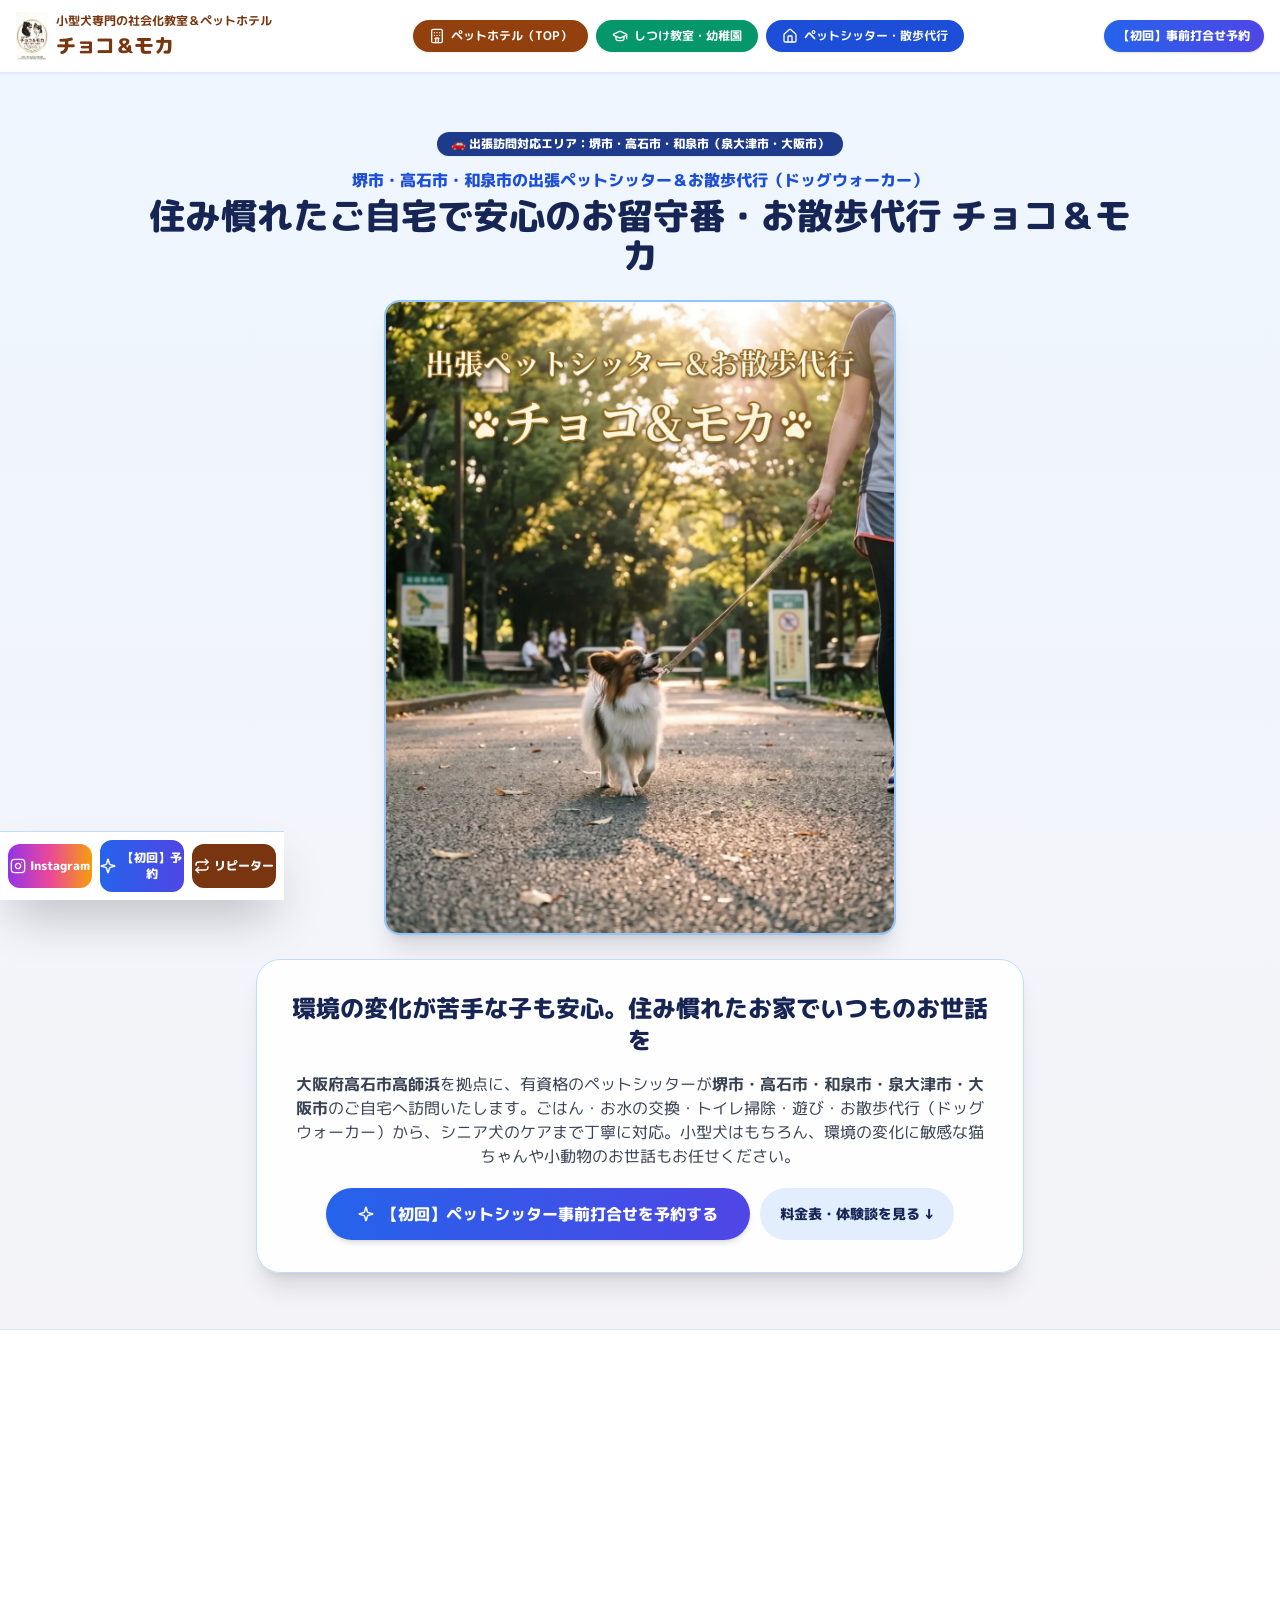
<file: sitter1.html>
<!DOCTYPE html>
<html lang="ja" class="scroll-smooth">
<head>
    <meta charset="UTF-8">
    <meta name="viewport" content="width=device-width, initial-scale=1.0, maximum-scale=5.0">
    <meta name="theme-color" content="#1E3A8A">
    <meta name="format-detection" content="telephone=no">
    
    <!-- Google SEO・MEO 強化メタタグ（堺市・高石市・和泉市・泉大津市・大阪市 出張ペットシッター・お散歩代行） -->
    <title>堺市・高石市・和泉市の出張ペットシッター・お散歩代行｜小型犬専門 チョコ＆モカ</title>
    <meta name="description" content="堺市・高石市・和泉市・泉大津市・大阪市対応の出張ペットシッター・お散歩代行（ドッグウォーカー）「小型犬専門の社会化教室＆ペットホテル チョコ＆モカ」（〒592-0004 大阪府高石市高師浜４丁目８−１６・高師浜駅徒歩3分）。有資格シッターがご自宅へ訪問し、小型犬・シニア犬・多頭飼いのお世話やお散歩代行まで丁寧に対応。飼い主様の体験談7選も掲載中！">
    <meta name="robots" content="index, follow, max-image-preview:large, max-snippet:-1, max-video-preview:-1">
    <link rel="canonical" href="https://chocomoka.com/sitter.html">

    <!-- OGP & Twitter Cards（SNS・検索リッチ表示最適化） -->
    <meta property="og:type" content="website">
    <meta property="og:title" content="堺市・高石市・和泉市の出張ペットシッター・お散歩代行｜小型犬専門 チョコ＆モカ">
    <meta property="og:description" content="堺市・高石市・和泉市のご自宅へ有資格シッターが訪問！ごはん・トイレ掃除・遊び・お散歩代行・シニア犬ケアまで住み慣れたご自宅で安心のお世話をいたします。">
    <meta property="og:url" content="https://chocomoka.com/sitter.html">
    <meta property="og:site_name" content="小型犬専門の社会化教室＆ペットホテル チョコ＆モカ">
    <meta property="og:image" content="https://chocomoka.com/chocomoka_petsitter_banner.webp">
    <meta property="og:image:width" content="768">
    <meta property="og:image:height" content="960">
    <meta property="og:locale" content="ja_JP">
    <meta name="twitter:card" content="summary_large_image">
    <meta name="twitter:title" content="堺市・高石市・和泉市の出張ペットシッター・お散歩代行｜小型犬専門 チョコ＆モカ">
    <meta name="twitter:description" content="堺市・高石市・和泉市のご自宅へ有資格シッターが訪問！ごはん・トイレ掃除・遊び・お散歩代行まで丁寧に対応。">
    <meta name="twitter:image" content="https://chocomoka.com/chocomoka_petsitter_banner.webp">

    <!-- LCP（最大視覚コンテンツ）最速読み込み＆外部接続事前確立 -->
    <link rel="preload" as="image" href="chocomoka_petsitter_banner.webp" fetchpriority="high">
    <link rel="preload" as="image" href="chocomoka-pet-hotel-dog-training-takaishi-sakai-logo.webp" fetchpriority="high">
    <link rel="preconnect" href="https://fonts.googleapis.com">
    <link rel="preconnect" href="https://fonts.gstatic.com" crossorigin>
    <link rel="dns-prefetch" href="https://chocomoka.microcms.io">
    <link rel="dns-prefetch" href="https://www.google.com">

    <!-- 静的ビルド済み軽量CSS（外部Tailwind CDN・Iconフォント完全廃止でLCP/INP/CLS最適化） -->
    <link rel="stylesheet" href="style.min.css">

    <!-- 体験談カード・画像アスペクト比・レンダリング高速化用インライン補完CSS -->
    <style>
      .cv-auto { content-visibility: auto; contain-intrinsic-size: auto 700px; }
      .aspect-4-3 { aspect-ratio: 4 / 3; }
    </style>

    <!-- 非同期Webフォント読み込み（レンダーブロッキング解消） -->
    <link rel="preload" as="style" href="https://fonts.googleapis.com/css2?family=M+PLUS+Rounded+1c:wght@500;700;800&display=swap">
    <link href="https://fonts.googleapis.com/css2?family=M+PLUS+Rounded+1c:wght@500;700;800&display=swap" rel="stylesheet" media="print" onload="this.media='all'">
    <noscript><link href="https://fonts.googleapis.com/css2?family=M+PLUS+Rounded+1c:wght@500;700;800&display=swap" rel="stylesheet"></noscript>

    <!-- Schema.org 構造化データ（BreadcrumbList・LocalBusiness・AggregateRating・Review・Service・FAQPage・WebPage 完全網羅） -->
    <script type="application/ld+json">
    {
      "@context": "https://schema.org",
      "@graph": [
        {
          "@type": "BreadcrumbList",
          "@id": "https://chocomoka.com/sitter.html#breadcrumb",
          "itemListElement": [
            {
              "@type": "ListItem",
              "position": 1,
              "name": "ペットホテル＆社会化教室 チョコ＆モカ TOP",
              "item": "https://chocomoka.com/"
            },
            {
              "@type": "ListItem",
              "position": 2,
              "name": "堺市・高石市・和泉市の出張ペットシッター・お散歩代行",
              "item": "https://chocomoka.com/sitter.html"
            }
          ]
        },
        {
          "@type": ["LocalBusiness", "PetStore"],
          "@id": "https://chocomoka.com/#organization",
          "name": "小型犬専門の社会化教室＆ペットホテル チョコ＆モカ",
          "alternateName": [
            "チョコ＆モカ",
            "堺市・高石市・和泉市 出張ペットシッター チョコ＆モカ",
            "堺市・高石市・和泉市 お散歩代行 チョコ＆モカ"
          ],
          "founder": {
            "@type": "Person",
            "name": "齋藤 健太郎",
            "jobTitle": "オーナー・ドッグトレーナー・動物取扱責任者"
          },
          "image": [
            {
              "@type": "ImageObject",
              "url": "https://chocomoka.com/chocomoka-pet-hotel-dog-training-takaishi-sakai-logo.webp",
              "width": 400,
              "height": 400,
              "caption": "小型犬専門の社会化教室＆ペットホテル チョコ＆モカ 公式ロゴ"
            },
            {
              "@type": "ImageObject",
              "url": "https://chocomoka.com/chocomoka_petsitter_banner.webp",
              "width": 768,
              "height": 960,
              "caption": "堺市・高石市・和泉市の出張ペットシッター＆お散歩代行 チョコ＆モカ"
            }
          ],
          "logo": "https://chocomoka.com/chocomoka-pet-hotel-dog-training-takaishi-sakai-logo.webp",
          "url": "https://chocomoka.com/",
          "priceRange": "¥1,650 - ¥6,600",
          "currenciesAccepted": "JPY",
          "paymentAccepted": "Cash, Credit Card, Electronic Money, QR Code Payment",
          "telephone": "+81-70-9440-8118",
          "email": "admin@chocomoka.com",
          "address": {
            "@type": "PostalAddress",
            "streetAddress": "高師浜４丁目８−１６",
            "addressLocality": "高石市",
            "addressRegion": "大阪府",
            "postalCode": "592-0004",
            "addressCountry": "JP"
          },
          "geo": { "@type": "GeoCoordinates", "latitude": 34.5323, "longitude": 135.4363113 },
          "hasMap": "https://www.google.com/maps/search/?api=1&query=小型犬専門の社会化教室＆ペットホテル+チョコ＆モカ+大阪府高石市高師浜４丁目８−１６",
          "openingHoursSpecification": {
            "@type": "OpeningHoursSpecification",
            "dayOfWeek": ["Monday", "Tuesday", "Wednesday", "Thursday", "Friday", "Saturday", "Sunday"],
            "opens": "09:00",
            "closes": "19:00"
          },
          "aggregateRating": {
            "@type": "AggregateRating",
            "ratingValue": "4.9",
            "reviewCount": "7",
            "bestRating": "5",
            "worstRating": "1"
          },
          "review": [
            {
              "@type": "Review",
              "author": { "@type": "Person", "name": "堺市西区・トイプードル（ぷりんちゃん・3歳）の飼い主様" },
              "reviewRating": { "@type": "Rating", "ratingValue": "5", "bestRating": "5" },
              "name": "人見知りでホテルが苦手な愛犬も、自宅なら安心しておもちゃで遊べました",
              "reviewBody": "ホテルに預けると緊張してごはんを食べなくなる性格なので初めて出張シッターをお願いしました。事前打ち合わせから優しく接してくださり、当日はリアルタイムの写真や動画で楽しそうにおもちゃで遊ぶ姿が見られて外出先でも心から安心できました。"
            },
            {
              "@type": "Review",
              "author": { "@type": "Person", "name": "高石市・チワワ（ひめちゃん・5歳）の飼い主様" },
              "reviewRating": { "@type": "Rating", "ratingValue": "5", "bestRating": "5" },
              "name": "急な残業や体調不良の日に30分のお散歩代行がとても助かっています",
              "reviewBody": "仕事で帰りが遅くなる日やギックリ腰でお散歩に行けなかった時にドッグウォーカーを利用しました。怖がりなチワワのペースに合わせて声をかけながら安全に歩いてくださり、帰宅後のレポートも丁寧で頼りになります。"
            },
            {
              "@type": "Review",
              "author": { "@type": "Person", "name": "和泉市・豆柴（こてつくん・2歳）の飼い主様" },
              "reviewRating": { "@type": "Rating", "ratingValue": "5", "bestRating": "5" },
              "name": "ドッグトレーナー兼シッターさんなので、引っ張り癖のある子のお散歩も安心",
              "reviewBody": "元気いっぱいで他の犬を見ると興奮しやすい子ですが、社会化教室も運営されているプロのトレーナーさんがお散歩代行をしてくださるので安心感が違います。アイコンタクトを取りながら楽しそうに歩く写真を見てお願いして良かったと思いました。"
            },
            {
              "@type": "Review",
              "author": { "@type": "Person", "name": "和泉市・ポメラニアン（まるくん・13歳）の飼い主様" },
              "reviewRating": { "@type": "Rating", "ratingValue": "5", "bestRating": "5" },
              "name": "環境の変化が負担になる13歳のシニア犬も、住み慣れた和室で穏やかに過ごせました",
              "reviewBody": "高齢になり環境が変わると体調を崩しやすいため、冠婚葬祭の外出時に自宅シッティングをお願いしました。お水飲みやトイレの様子、体調の変化まで細かく記録・報告してくださり、帰宅後もいつも通りリラックスしていて本当に感謝しています。"
            },
            {
              "@type": "Review",
              "author": { "@type": "Person", "name": "堺市中区・ミニチュアシュナウザー（そらちゃん・1歳）の飼い主様" },
              "reviewRating": { "@type": "Rating", "ratingValue": "5", "bestRating": "5" },
              "name": "お留守番中のトイレ成功も一緒に褒めてくれて、いい子でお留守番できました",
              "reviewBody": "まだ1歳で長時間のお留守番が心配でしたが、シッターさんが訪問してたくさん褒めながら遊んでくれたおかげでトイレもバッチリ成功！合鍵の管理も預かり証発行でしっかりしており、安心してリピートしています。"
            },
            {
              "@type": "Review",
              "author": { "@type": "Person", "name": "高石市・パピヨン（みるくくん・6歳）の飼い主様" },
              "reviewRating": { "@type": "Rating", "ratingValue": "5", "bestRating": "5" },
              "name": "ごはんやトイレ掃除だけでなく、ブラッシングやスキンシップまで丁寧です",
              "reviewBody": "日帰り旅行の際に朝夕2回のシッティングをお願いしました。ごはんやトイレのお世話はもちろん、大好きなブラッシングまで丁寧にしていただき、みるくもすっかりシッターさんに懐いています。"
            },
            {
              "@type": "Review",
              "author": { "@type": "Person", "name": "堺市北区・ヨークシャーテリア（あんずちゃん・7歳／多頭飼い）の飼い主様" },
              "reviewRating": { "@type": "Rating", "ratingValue": "5", "bestRating": "5" },
              "name": "小型犬2頭の多頭飼いでも、それぞれの性格に合わせてきめ細やかにケアしてくれます",
              "reviewBody": "甘えん坊のヨーキーとマイペースなトイプードルの2頭をお願いしています。多頭飼いだとホテル代も高くなりますが、自宅シッティングなら2頭とも普段通りの生活リズムを崩さず、それぞれに寄り添って遊んでくれるので大満足です。"
            }
          ],
          "amenityFeature": [
            {"@type": "LocationFeatureSpecification", "name": "有資格ペットシッター自宅訪問", "value": true},
            {"@type": "LocationFeatureSpecification", "name": "小型犬・シニア犬・多頭飼い・猫・小動物対応", "value": true},
            {"@type": "LocationFeatureSpecification", "name": "ドッグウォーカー（お散歩代行）対応", "value": true},
            {"@type": "LocationFeatureSpecification", "name": "合鍵預かり証発行・金庫厳重管理", "value": true},
            {"@type": "LocationFeatureSpecification", "name": "写真・動画リアルタイムLINE報告", "value": true},
            {"@type": "LocationFeatureSpecification", "name": "賠償責任保険加入済み", "value": true}
          ],
          "areaServed": [
            {"@type": "City", "name": "堺市"},
            {"@type": "City", "name": "高石市"},
            {"@type": "City", "name": "和泉市"},
            {"@type": "AdministrativeArea", "name": "堺市西区"},
            {"@type": "AdministrativeArea", "name": "堺市南区"},
            {"@type": "AdministrativeArea", "name": "堺市北区"},
            {"@type": "AdministrativeArea", "name": "堺市中区"},
            {"@type": "AdministrativeArea", "name": "堺市堺区"},
            {"@type": "AdministrativeArea", "name": "堺市東区"},
            {"@type": "AdministrativeArea", "name": "堺市美原区"},
            {"@type": "City", "name": "泉大津市"},
            {"@type": "City", "name": "大阪市"}
          ],
          "sameAs": [
            "https://www.instagram.com/pet_hotel_osaka_sakai_izumi/",
            "https://www.google.com/maps/search/?api=1&query=小型犬専門の社会化教室＆ペットホテル+チョコ＆モカ+大阪府高石市高師浜４丁目８−１６"
          ]
        },
        {
          "@type": "Service",
          "@id": "https://chocomoka.com/sitter.html#service",
          "name": "堺市・高石市・和泉市 出張ペットシッター・お散歩代行",
          "url": "https://chocomoka.com/sitter.html",
          "provider": {"@id": "https://chocomoka.com/#organization"},
          "description": "堺市・高石市・和泉市・泉大津市・大阪市のご自宅へ有資格ペットシッターが訪問し、小型犬・シニア犬・多頭飼い・猫・小動物のお世話やお散歩代行（ドッグウォーカー）を実施。",
          "hasOfferCatalog": {
            "@type": "OfferCatalog",
            "name": "ペットシッター・お散歩代行メニュー",
            "itemListElement": [
              {
                "@type": "Offer",
                "name": "基本ペットシッティング（1回 60分）",
                "price": "3300",
                "priceCurrency": "JPY"
              },
              {
                "@type": "Offer",
                "name": "ドッグウォーカー（お散歩代行 30分）",
                "price": "1650",
                "priceCurrency": "JPY"
              },
              {
                "@type": "Offer",
                "name": "ドッグウォーカー（お散歩代行 60分）",
                "price": "2420",
                "priceCurrency": "JPY"
              }
            ]
          }
        },
        {
          "@type": "WebPage",
          "@id": "https://chocomoka.com/sitter.html#webpage",
          "url": "https://chocomoka.com/sitter.html",
          "name": "堺市・高石市・和泉市の出張ペットシッター・お散歩代行｜小型犬専門 チョコ＆モカ",
          "isPartOf": {"@id": "https://chocomoka.com/#organization"},
          "mainEntity": {"@id": "https://chocomoka.com/sitter.html#service"},
          "primaryImageOfPage": {
            "@type": "ImageObject",
            "url": "https://chocomoka.com/chocomoka_petsitter_banner.webp"
          },
          "breadcrumb": {"@id": "https://chocomoka.com/sitter.html#breadcrumb"}
        },
        {
          "@type": "FAQPage",
          "mainEntity": [
            {
              "@type": "Question",
              "name": "ペットシッターではどのようなお世話をしてもらえますか？猫や小動物も対象ですか？",
              "acceptedAnswer": {
                "@type": "Answer",
                "text": "ご自宅へ有資格シッターが訪問し、いつも通りのごはん・お水の用意、トイレ掃除、室内遊び・スキンシップ、お散歩を行います。小型犬はもちろん、環境の変化に敏感な猫ちゃんやうさぎ・小動物のお世話も承っております。"
              }
            },
            {
              "@type": "Question",
              "name": "お散歩代行（ドッグウォーカー）だけの依頼や、高齢犬・シニア犬のお世話も可能ですか？",
              "acceptedAnswer": {
                "@type": "Answer",
                "text": "はい、30分（¥1,650〜）からのお散歩代行のみのご利用も可能です。お仕事でお忙しい日や体調不良時、また環境の変化が苦手なシニア犬・介護や投薬補助が必要なワンちゃんも住み慣れたご自宅で安全にお世話いたします。"
              }
            },
            {
              "@type": "Question",
              "name": "不在時に合鍵を預けるのが不安ですが、セキュリティ対策はどうなっていますか？",
              "acceptedAnswer": {
                "@type": "Answer",
                "text": "合鍵のお預かり時は「合鍵預かり証」を発行し、店舗の金庫にて厳重に施錠管理いたします。また、お世話の入室から退室までの様子は写真・動画付きのリアルタイム報告書（LINEまたはメール）でお送りし、賠償責任保険にも加入しておりますので安心してお任せいただけます。"
              }
            },
            {
              "@type": "Question",
              "name": "高石市・堺市・和泉市への出張訪問料金はいくらかかりますか？",
              "acceptedAnswer": {
                "@type": "Answer",
                "text": "店舗（〒592-0004 大阪府高石市高師浜４丁目８−１６）から片道5km以内（高石市全域、堺市西区・南区の一部、和泉市北部・泉大津市など）は無料〜¥550、以降5kmごとに+¥550にて出張訪問いたします。"
              }
            }
          ]
        }
      ]
    }
    </script>
</head>
<body class="antialiased leading-relaxed pb-24">

    <!-- 共通ヘッダー（NAP統一・インラインSVG化） -->
    <header class="sticky top-0 z-40 bg-white/95 backdrop-blur-md border-b border-blue-100 shadow-sm">
        <div class="max-w-7xl mx-auto px-3 sm:px-4 py-2 flex justify-between items-center gap-2">
            <a href="index.html" class="flex items-center space-x-2 shrink-0 group text-left py-1">
                <img src="chocomoka-pet-hotel-dog-training-takaishi-sakai-logo.webp" alt="堺市・高石市・和泉市の小型犬専門の社会化教室＆ペットホテル チョコ＆モカ ロゴ" width="48" height="48" class="h-10 sm:h-12 w-auto object-contain" fetchpriority="high" decoding="sync" onerror="this.onerror=null; this.src='logo.jpg';">
                <div class="min-w-0">
                    <p class="text-[9px] sm:text-xs font-bold text-amber-900 leading-none mb-0.5 truncate">小型犬専門の社会化教室＆ペットホテル</p>
                    <span class="font-extrabold text-base sm:text-xl text-amber-900 tracking-tight leading-none block">チョコ＆モカ</span>
                </div>
            </a>
            
            <nav aria-label="メインナビゲーション" class="hidden md:flex flex-1 justify-center items-center space-x-2 text-xs font-bold">
                <a href="index.html" class="bg-amber-800 hover:bg-amber-900 text-white px-4 py-2 rounded-full transition shadow-sm flex items-center gap-1.5">
                    <svg class="w-4 h-4 shrink-0" viewBox="0 0 24 24" fill="none" stroke="currentColor" stroke-width="2" stroke-linecap="round" stroke-linejoin="round" aria-hidden="true"><path d="M10 22v-6.57"/><path d="M12 11h.01"/><path d="M12 7h.01"/><path d="M14 15.43V22"/><path d="M15 16a5 5 0 0 0-6 0"/><path d="M16 11h.01"/><path d="M16 7h.01"/><path d="M8 11h.01"/><path d="M8 7h.01"/><rect x="4" y="2" width="16" height="20" rx="2"/></svg>
                    ペットホテル（TOP）
                </a>
                <a href="school.html" class="bg-emerald-600 hover:bg-emerald-700 text-white px-4 py-2 rounded-full transition shadow-sm flex items-center gap-1.5">
                    <svg class="w-4 h-4 shrink-0" viewBox="0 0 24 24" fill="none" stroke="currentColor" stroke-width="2" stroke-linecap="round" stroke-linejoin="round" aria-hidden="true"><path d="M21.42 10.922a1 1 0 0 0-.019-1.838L12.83 5.18a2 2 0 0 0-1.66 0L2.6 9.08a1 1 0 0 0 0 1.832l8.57 3.908a2 2 0 0 0 1.66 0z"/><path d="M22 10v6"/><path d="M6 12.5V16a6 3 0 0 0 12 0v-3.5"/></svg>
                    しつけ教室・幼稚園
                </a>
                <a href="sitter.html" aria-current="page" class="bg-blue-700 text-white px-4 py-2 rounded-full shadow-sm flex items-center gap-1.5 ring-2 ring-blue-300">
                    <svg class="w-4 h-4 shrink-0" viewBox="0 0 24 24" fill="none" stroke="currentColor" stroke-width="2" stroke-linecap="round" stroke-linejoin="round" aria-hidden="true"><path d="M15 21v-8a1 1 0 0 0-1-1h-4a1 1 0 0 0-1 1v8"/><path d="M3 10a2 2 0 0 1 .709-1.528l7-5.999a2 2 0 0 1 2.582 0l7 5.999A2 2 0 0 1 21 10v9a2 2 0 0 1-2 2H5a2 2 0 0 1-2-2z"/></svg>
                    ペットシッター・散歩代行
                </a>
            </nav>

            <button type="button" onclick="openModal()" class="bg-gradient-to-r from-blue-600 to-indigo-600 text-white font-extrabold text-xs px-3.5 py-2 rounded-full shadow shrink-0 active:scale-95 transition">
                【初回】事前打合せ予約
            </button>
        </div>

        <nav aria-label="モバイルナビゲーション" class="md:hidden bg-blue-50/90 border-t border-blue-200 px-2 py-1.5 flex justify-center gap-1.5 overflow-x-auto no-scrollbar text-[11px] font-extrabold">
            <a href="index.html" class="bg-white text-amber-900 border border-amber-300 px-3 py-1 rounded-full shrink-0">🏨 ペットホテル</a>
            <a href="school.html" class="bg-white text-emerald-800 border border-emerald-300 px-3 py-1 rounded-full shrink-0">🏫 しつけ教室・幼稚園</a>
            <a href="sitter.html" aria-current="page" class="bg-blue-700 text-white px-3 py-1 rounded-full shrink-0 shadow-sm">🐾 ペットシッター</a>
        </nav>
    </header>

    <main>
        <!-- ① ヒーローセクション（LCP最速表示エリア） -->
        <section class="bg-gradient-to-b from-blue-50 to-indigo-50/50 py-8 sm:py-14 border-b border-blue-100">
            <div class="max-w-5xl mx-auto px-4 text-center">
                <div class="inline-block bg-blue-900 text-white text-[11px] sm:text-xs font-extrabold px-3.5 py-1 rounded-full mb-3 shadow-sm">
                    🚗 出張訪問対応エリア：堺市・高石市・和泉市（泉大津市・大阪市）
                </div>
                
                <h1 class="text-xl sm:text-3xl md:text-4xl font-extrabold text-blue-950 mb-3 leading-snug">
                    <span class="block text-xs sm:text-base text-blue-700 font-extrabold mb-1">堺市・高石市・和泉市の出張ペットシッター＆お散歩代行（ドッグウォーカー）</span>
                    住み慣れたご自宅で安心のお留守番・お散歩代行<br class="sm:hidden"> チョコ＆モカ
                </h1>

                <!-- 出張ペットシッター＆お散歩代行メインバナー画像（LCP最優先） -->
                <div class="max-w-lg mx-auto my-6 rounded-2xl overflow-hidden shadow-xl border-2 border-blue-300 bg-white">
                    <img src="chocomoka_petsitter_banner.webp" alt="出張ペットシッター＆お散歩代行 チョコ＆モカ 堺市・高石市・和泉市のご自宅へ有資格シッターが訪問" width="768" height="960" class="w-full h-auto object-contain block" fetchpriority="high" decoding="sync" onerror="this.onerror=null; this.src='chocomoka_petsitter_banner.jpg';">
                </div>

                <div class="bg-white/95 p-5 sm:p-8 rounded-3xl shadow-xl border border-blue-200 max-w-3xl mx-auto space-y-4">
                    <p class="text-base sm:text-2xl font-extrabold text-blue-950 leading-snug">環境の変化が苦手な子も安心。<br class="sm:hidden">住み慣れたお家でいつものお世話を</p>
                    <p class="text-xs sm:text-base text-gray-700 leading-relaxed text-left sm:text-center">
                        <strong>大阪府高石市高師浜</strong>を拠点に、有資格のペットシッターが<strong>堺市・高石市・和泉市・泉大津市・大阪市</strong>のご自宅へ訪問いたします。ごはん・お水の交換・トイレ掃除・遊び・お散歩代行（ドッグウォーカー）から、シニア犬のケアまで丁寧に対応。小型犬はもちろん、環境の変化に敏感な猫ちゃんや小動物のお世話もお任せください。
                    </p>
                    <div class="pt-1 flex flex-col sm:flex-row justify-center gap-2.5">
                        <button type="button" onclick="openModal()" class="w-full sm:w-auto inline-flex items-center justify-center gap-2 bg-gradient-to-r from-blue-600 to-indigo-600 text-white text-xs sm:text-base font-extrabold px-6 sm:px-8 py-3.5 rounded-full shadow-md active:scale-95 transition">
                            <svg class="w-4 h-4 shrink-0" viewBox="0 0 24 24" fill="none" stroke="currentColor" stroke-width="2.2" stroke-linecap="round" stroke-linejoin="round" aria-hidden="true"><path d="M9.937 15.5A2 2 0 0 0 8.5 14.063l-6.135-1.582a.5.5 0 0 1 0-.962L8.5 9.936A2 2 0 0 0 9.937 8.5l1.582-6.135a.5.5 0 0 1 .963 0L14.063 8.5A2 2 0 0 0 15.5 9.937l6.135 1.581a.5.5 0 0 1 0 .964L15.5 14.063a2 2 0 0 0-1.437 1.437l-1.582 6.135a.5.5 0 0 1-.963 0z"/></svg>
                            <span>【初回】ペットシッター事前打合せを予約する</span>
                        </button>
                        <a href="#sitter-price" class="w-full sm:w-auto inline-flex items-center justify-center gap-1.5 bg-blue-100/80 hover:bg-blue-100 text-blue-950 text-xs sm:text-sm font-extrabold px-5 py-3.5 rounded-full transition">
                            <span>料金表・体験談を見る ↓</span>
                        </a>
                    </div>
                </div>
            </div>
        </section>

        <!-- ② ペットシッター・散歩代行料金表 -->
        <section id="sitter-price" class="cv-auto py-10 sm:py-16 bg-white border-b border-blue-100">
            <div class="max-w-4xl mx-auto px-4 space-y-6">
                <div class="text-center">
                    <span class="bg-blue-100 text-blue-900 text-xs font-bold px-3 py-1 rounded-full">Pet Sitter &amp; Dog Walker Price</span>
                    <h2 class="text-lg sm:text-3xl font-extrabold text-blue-950 mt-2">🐾 ペットシッター・お散歩代行料金表</h2>
                    <p class="text-xs text-gray-600 mt-1">すべて税込価格・写真＆動画付きリアルタイム報告込み</p>
                </div>

                <div class="grid grid-cols-1 md:grid-cols-2 gap-4">
                    <div class="border-2 border-blue-400 rounded-2xl p-5 bg-blue-50/40 space-y-2">
                        <span class="inline-block bg-blue-700 text-white text-[10px] font-bold px-2.5 py-0.5 rounded-full">小型犬・猫・小動物対応</span>
                        <h3 class="text-base sm:text-lg font-extrabold text-blue-950">基本ペットシッティング（1回 60分）</h3>
                        <p class="text-2xl font-extrabold text-blue-800">¥3,300〜 <span class="text-xs font-bold text-gray-600">/ 1回60分（税込）</span></p>
                        <p class="text-xs text-gray-700 leading-relaxed font-medium">ごはん・お水の用意、トイレ掃除、室内遊び・スキンシップ、お散歩（ワンちゃんの場合）を丁寧に行います。</p>
                    </div>

                    <div class="border-2 border-choco-200 rounded-2xl p-5 bg-white space-y-2">
                        <span class="inline-block bg-amber-800 text-white text-[10px] font-bold px-2.5 py-0.5 rounded-full">お仕事・体調不良時の代行に</span>
                        <h3 class="text-base sm:text-lg font-extrabold text-choco-950">ドッグウォーカー（お散歩代行 30分）</h3>
                        <p class="text-2xl font-extrabold text-choco-900">¥1,650〜 <span class="text-xs font-bold text-gray-600">/ 1回30分（税込）</span></p>
                        <p class="text-xs text-gray-700 leading-relaxed font-medium">普段のお散歩コースを中心に、安全確認・拾い食い防止に配慮しながらプロトレーナー兼シッターが代行します（60分コースは¥2,420〜）。</p>
                    </div>
                </div>

                <div class="bg-blue-50 border border-blue-200 rounded-2xl p-4 text-xs sm:text-sm space-y-1 font-bold text-blue-950">
                    <p>🚗 出張訪問料金：店舗（高石市高師浜）から片道5km以内 無料〜¥550（以降5kmごとに+¥550）</p>
                    <p class="text-gray-700 font-medium">※堺市全域・高石市・和泉市（和泉府中・和泉中央・光明池・のぞみ野・はつが野エリアなど）・泉大津市・大阪市へ出張対応しております。</p>
                </div>

                <div class="text-center pt-2">
                    <button type="button" onclick="openModal()" class="w-full sm:w-auto inline-flex items-center justify-center gap-2 bg-gradient-to-r from-blue-600 to-indigo-600 text-white text-xs sm:text-base font-extrabold px-7 sm:px-9 py-3.5 rounded-full shadow-lg active:scale-95 transition">
                        <svg class="w-4 h-4 shrink-0" viewBox="0 0 24 24" fill="none" stroke="currentColor" stroke-width="2.2" stroke-linecap="round" stroke-linejoin="round" aria-hidden="true"><path d="M9.937 15.5A2 2 0 0 0 8.5 14.063l-6.135-1.582a.5.5 0 0 1 0-.962L8.5 9.936A2 2 0 0 0 9.937 8.5l1.582-6.135a.5.5 0 0 1 .963 0L14.063 8.5A2 2 0 0 0 15.5 9.937l6.135 1.581a.5.5 0 0 1 0 .964L15.5 14.063a2 2 0 0 0-1.437 1.437l-1.582 6.135a.5.5 0 0 1-.963 0z"/></svg>
                        <span>【初回】ペットシッター事前打合せを予約する</span>
                    </button>
                </div>
            </div>
        </section>

        <!-- ③ 🐕 小型犬オーナー様の体験談 7選（Google MEO・口コミ構造化データ連携） -->
        <section id="voice" class="cv-auto py-10 sm:py-16 bg-gradient-to-b from-blue-50/50 to-white border-b border-blue-100">
            <div class="max-w-5xl mx-auto px-4">
                <div class="text-center max-w-3xl mx-auto mb-7 sm:mb-10">
                    <span class="bg-blue-100 text-blue-900 text-[10px] sm:text-xs font-extrabold px-3.5 py-1 rounded-full border border-blue-300">
                        Owner's Voice &amp; Case Studies
                    </span>
                    <h2 class="text-lg sm:text-2xl md:text-3xl font-extrabold text-blue-950 mt-2 leading-snug">
                        🐕 堺市・高石市・和泉市の<br class="sm:hidden">小型犬オーナー様の体験談 7選
                    </h2>
                    <p class="text-xs sm:text-sm text-gray-700 font-bold mt-1.5">
                        住み慣れたご自宅でのお留守番・お散歩代行・シニア犬ケアをご利用いただいた飼い主様のリアルなお声をご紹介
                    </p>
                </div>

                <div class="grid grid-cols-1 md:grid-cols-2 gap-5 sm:gap-6">
                    <!-- 体験談 1：堺市西区・トイプードル「ぷりんちゃん」 -->
                    <article class="bg-white rounded-3xl overflow-hidden border border-blue-200 shadow-sm hover:shadow-md transition flex flex-col">
                        <div class="relative aspect-4-3 bg-blue-100 overflow-hidden">
                            <span class="absolute top-3 left-3 bg-blue-800 text-white text-[10px] sm:text-xs font-extrabold px-3 py-1 rounded-full shadow">堺市西区・出張ペットシッター</span>
                            <img src="pet-sitter-sakai-toypoodle-purin.webp" alt="堺市西区のご自宅でシッターとおもちゃで遊ぶトイプードルのぷりんちゃん（3歳）" width="600" height="450" class="w-full h-full object-cover" loading="lazy" decoding="async">
                        </div>
                        <div class="p-5 sm:p-6 flex-1 flex flex-col justify-between space-y-3">
                            <div class="space-y-2">
                                <div class="flex flex-wrap items-center justify-between gap-2">
                                    <span class="text-xs font-extrabold text-blue-800">トイプードル「ぷりんちゃん」（3歳）</span>
                                    <span class="text-amber-500 text-xs font-extrabold" aria-label="評価 5つ星">★★★★★ 5.0</span>
                                </div>
                                <h3 class="text-sm sm:text-base font-extrabold text-blue-950 leading-snug">
                                    人見知りでホテルが苦手な愛犬も、自宅なら安心しておもちゃで遊べました
                                </h3>
                                <p class="text-xs sm:text-sm text-gray-700 leading-relaxed">
                                    ホテルに預けると緊張してごはんを食べなくなる性格なので、初めて出張シッターをお願いしました。事前打ち合わせから優しく接してくださり、当日はリアルタイムの写真や動画で楽しそうにおもちゃで遊ぶ姿が見られて外出先でも心から安心できました。
                                </p>
                            </div>
                        </div>
                    </article>

                    <!-- 体験談 2：高石市・チワワ「ひめちゃん」 -->
                    <article class="bg-white rounded-3xl overflow-hidden border border-blue-200 shadow-sm hover:shadow-md transition flex flex-col">
                        <div class="relative aspect-4-3 bg-blue-100 overflow-hidden">
                            <span class="absolute top-3 left-3 bg-amber-800 text-white text-[10px] sm:text-xs font-extrabold px-3 py-1 rounded-full shadow">高石市・お散歩代行（30分）</span>
                            <img src="dog-walker-takaishi-chihuahua-hime.webp" alt="高石市の公園をお散歩代行シッターとアイコンタクトしながら歩くチワワのひめちゃん（5歳）" width="600" height="450" class="w-full h-full object-cover" loading="lazy" decoding="async">
                        </div>
                        <div class="p-5 sm:p-6 flex-1 flex flex-col justify-between space-y-3">
                            <div class="space-y-2">
                                <div class="flex flex-wrap items-center justify-between gap-2">
                                    <span class="text-xs font-extrabold text-blue-800">チワワ「ひめちゃん」（5歳）</span>
                                    <span class="text-amber-500 text-xs font-extrabold" aria-label="評価 5つ星">★★★★★ 5.0</span>
                                </div>
                                <h3 class="text-sm sm:text-base font-extrabold text-blue-950 leading-snug">
                                    急な残業や体調不良の日に30分のお散歩代行がとても助かっています
                                </h3>
                                <p class="text-xs sm:text-sm text-gray-700 leading-relaxed">
                                    仕事で帰りが遅くなる日やギックリ腰でお散歩に行けなかった時にドッグウォーカーを利用しました。怖がりなチワワのペースに合わせて声をかけながら安全に歩いてくださり、帰宅後のレポートも丁寧で頼りになります。
                                </p>
                            </div>
                        </div>
                    </article>

                    <!-- 体験談 3：和泉市・豆柴「こてつくん」 -->
                    <article class="bg-white rounded-3xl overflow-hidden border border-blue-200 shadow-sm hover:shadow-md transition flex flex-col">
                        <div class="relative aspect-4-3 bg-blue-100 overflow-hidden">
                            <span class="absolute top-3 left-3 bg-amber-800 text-white text-[10px] sm:text-xs font-extrabold px-3 py-1 rounded-full shadow">和泉市・お散歩代行（ドッグウォーカー）</span>
                            <img src="dog-walker-izumi-mameshiba-kotetsu.webp" alt="和泉市の並木道でオーナー兼トレーナーとアイコンタクトしながらお散歩する豆柴のこてつくん（2歳）" width="600" height="450" class="w-full h-full object-cover" loading="lazy" decoding="async">
                        </div>
                        <div class="p-5 sm:p-6 flex-1 flex flex-col justify-between space-y-3">
                            <div class="space-y-2">
                                <div class="flex flex-wrap items-center justify-between gap-2">
                                    <span class="text-xs font-extrabold text-blue-800">豆柴「こてつくん」（2歳）</span>
                                    <span class="text-amber-500 text-xs font-extrabold" aria-label="評価 5つ星">★★★★★ 5.0</span>
                                </div>
                                <h3 class="text-sm sm:text-base font-extrabold text-blue-950 leading-snug">
                                    ドッグトレーナー兼シッターさんなので、引っ張り癖のある子のお散歩も安心
                                </h3>
                                <p class="text-xs sm:text-sm text-gray-700 leading-relaxed">
                                    元気いっぱいで他の犬を見ると興奮しやすい子ですが、社会化教室も運営されているプロのトレーナーさんがお散歩代行をしてくださるので安心感が違います。アイコンタクトを取りながら楽しそうに歩く写真を見てお願いして良かったと思いました。
                                </p>
                            </div>
                        </div>
                    </article>

                    <!-- 体験談 4：和泉市・ポメラニアン「まるくん」 -->
                    <article class="bg-white rounded-3xl overflow-hidden border border-blue-200 shadow-sm hover:shadow-md transition flex flex-col">
                        <div class="relative aspect-4-3 bg-blue-100 overflow-hidden">
                            <span class="absolute top-3 left-3 bg-indigo-700 text-white text-[10px] sm:text-xs font-extrabold px-3 py-1 rounded-full shadow">和泉市・シニア犬自宅シッティング</span>
                            <img src="pet-sitter-senior-dog-izumi-pomeranian-maru.webp" alt="和泉市のご自宅和室でシッターに優しくなでられ体調チェックを受けるシニア犬ポメラニアンのまるくん（13歳）" width="600" height="450" class="w-full h-full object-cover" loading="lazy" decoding="async">
                        </div>
                        <div class="p-5 sm:p-6 flex-1 flex flex-col justify-between space-y-3">
                            <div class="space-y-2">
                                <div class="flex flex-wrap items-center justify-between gap-2">
                                    <span class="text-xs font-extrabold text-blue-800">ポメラニアン「まるくん」（13歳・シニア犬）</span>
                                    <span class="text-amber-500 text-xs font-extrabold" aria-label="評価 5つ星">★★★★★ 5.0</span>
                                </div>
                                <h3 class="text-sm sm:text-base font-extrabold text-blue-950 leading-snug">
                                    環境の変化が負担になる13歳のシニア犬も、住み慣れた和室で穏やかに過ごせました
                                </h3>
                                <p class="text-xs sm:text-sm text-gray-700 leading-relaxed">
                                    高齢になり環境が変わると体調を崩しやすいため、冠婚葬祭の外出時に自宅シッティングをお願いしました。お水飲みやトイレの様子、体調の変化まで細かく記録・報告してくださり、帰宅後もいつも通りリラックスしていて本当に感謝しています。
                                </p>
                            </div>
                        </div>
                    </article>

                    <!-- 体験談 5：堺市中区・ミニチュアシュナウザー「そらちゃん」 -->
                    <article class="bg-white rounded-3xl overflow-hidden border border-blue-200 shadow-sm hover:shadow-md transition flex flex-col">
                        <div class="relative aspect-4-3 bg-blue-100 overflow-hidden">
                            <span class="absolute top-3 left-3 bg-blue-800 text-white text-[10px] sm:text-xs font-extrabold px-3 py-1 rounded-full shadow">堺市中区・出張ペットシッター</span>
                            <img src="pet-sitter-sakai-miniature-schnauzer-sora.webp" alt="堺市中区のマンションリビングでトイレトレーの上でトイレに成功しシッターに褒められるミニチュアシュナウザーのそらちゃん（1歳）" width="600" height="450" class="w-full h-full object-cover" loading="lazy" decoding="async">
                        </div>
                        <div class="p-5 sm:p-6 flex-1 flex flex-col justify-between space-y-3">
                            <div class="space-y-2">
                                <div class="flex flex-wrap items-center justify-between gap-2">
                                    <span class="text-xs font-extrabold text-blue-800">ミニチュアシュナウザー「そらちゃん」（1歳）</span>
                                    <span class="text-amber-500 text-xs font-extrabold" aria-label="評価 5つ星">★★★★★ 5.0</span>
                                </div>
                                <h3 class="text-sm sm:text-base font-extrabold text-blue-950 leading-snug">
                                    お留守番中のトイレ成功も一緒に褒めてくれて、いい子でお留守番できました
                                </h3>
                                <p class="text-xs sm:text-sm text-gray-700 leading-relaxed">
                                    まだ1歳で長時間のお留守番が心配でしたが、シッターさんが訪問してたくさん褒めながら遊んでくれたおかげでトイレもバッチリ成功！合鍵の管理も預かり証発行でしっかりしており、安心してリピートしています。
                                </p>
                            </div>
                        </div>
                    </article>

                    <!-- 体験談 6：高石市・パピヨン「みるくくん」 -->
                    <article class="bg-white rounded-3xl overflow-hidden border border-blue-200 shadow-sm hover:shadow-md transition flex flex-col">
                        <div class="relative aspect-4-3 bg-blue-100 overflow-hidden">
                            <span class="absolute top-3 left-3 bg-blue-800 text-white text-[10px] sm:text-xs font-extrabold px-3 py-1 rounded-full shadow">高石市・出張ペットシッター</span>
                            <img src="pet-sitter-takaishi-papillon-miruku.webp" alt="高石市のご自宅リビングでシッターに優しくブラッシングされるパピヨンのみるくくん（6歳）" width="600" height="450" class="w-full h-full object-cover" loading="lazy" decoding="async">
                        </div>
                        <div class="p-5 sm:p-6 flex-1 flex flex-col justify-between space-y-3">
                            <div class="space-y-2">
                                <div class="flex flex-wrap items-center justify-between gap-2">
                                    <span class="text-xs font-extrabold text-blue-800">パピヨン「みるくくん」（6歳）</span>
                                    <span class="text-amber-500 text-xs font-extrabold" aria-label="評価 5つ星">★★★★★ 5.0</span>
                                </div>
                                <h3 class="text-sm sm:text-base font-extrabold text-blue-950 leading-snug">
                                    ごはんやトイレ掃除だけでなく、ブラッシングやスキンシップまで丁寧です
                                </h3>
                                <p class="text-xs sm:text-sm text-gray-700 leading-relaxed">
                                    日帰り旅行の際に朝夕2回のシッティングをお願いしました。ごはんやトイレのお世話はもちろん、大好きなブラッシングまで丁寧にしていただき、みるくもすっかりシッターさんに懐いています。
                                </p>
                            </div>
                        </div>
                    </article>

                    <!-- 体験談 7：堺市北区・ヨークシャーテリア「あんずちゃん」（多頭ケア・ワイド表示） -->
                    <article class="md:col-span-2 bg-white rounded-3xl overflow-hidden border border-blue-200 shadow-sm hover:shadow-md transition grid grid-cols-1 md:grid-cols-2">
                        <div class="relative aspect-4-3 md:aspect-auto bg-blue-100 overflow-hidden">
                            <span class="absolute top-3 left-3 bg-blue-800 text-white text-[10px] sm:text-xs font-extrabold px-3 py-1 rounded-full shadow">堺市北区・多頭飼い自宅シッティング</span>
                            <img src="pet-sitter-sakai-yorkshire-terrier-anzu.webp" alt="堺市北区のご自宅リビングでヨークシャーテリアのあんずちゃん（7歳）と同居のトイプードル2頭をケアするシッター" width="600" height="450" class="w-full h-full object-cover" loading="lazy" decoding="async">
                        </div>
                        <div class="p-5 sm:p-8 flex flex-col justify-center space-y-3">
                            <div class="flex flex-wrap items-center justify-between gap-2">
                                <span class="text-xs sm:text-sm font-extrabold text-blue-800">ヨークシャーテリア「あんずちゃん」（7歳）＆トイプードル（多頭飼い）</span>
                                <span class="text-amber-500 text-xs sm:text-sm font-extrabold" aria-label="評価 5つ星">★★★★★ 5.0</span>
                            </div>
                            <h3 class="text-base sm:text-lg font-extrabold text-blue-950 leading-snug">
                                小型犬2頭の多頭飼いでも、それぞれの性格に合わせてきめ細やかにケアしてくれます
                            </h3>
                            <p class="text-xs sm:text-sm text-gray-700 leading-relaxed">
                                甘えん坊のヨーキーとマイペースなトイプードルの2頭をお願いしています。多頭飼いだとホテル代も高くなりますが、自宅シッティングなら2頭とも普段通りの生活リズムを崩さず、それぞれに寄り添って遊んでくれるので大満足です。
                            </p>
                        </div>
                    </article>
                </div>

                <div class="text-center mt-8">
                    <button type="button" onclick="openModal()" class="w-full sm:w-auto inline-flex items-center justify-center gap-2 bg-gradient-to-r from-blue-600 to-indigo-600 text-white text-xs sm:text-base font-extrabold px-7 sm:px-9 py-3.5 rounded-full shadow-lg active:scale-95 transition">
                        <svg class="w-4 h-4 shrink-0" viewBox="0 0 24 24" fill="none" stroke="currentColor" stroke-width="2.2" stroke-linecap="round" stroke-linejoin="round" aria-hidden="true"><path d="M9.937 15.5A2 2 0 0 0 8.5 14.063l-6.135-1.582a.5.5 0 0 1 0-.962L8.5 9.936A2 2 0 0 0 9.937 8.5l1.582-6.135a.5.5 0 0 1 .963 0L14.063 8.5A2 2 0 0 0 15.5 9.937l6.135 1.581a.5.5 0 0 1 0 .964L15.5 14.063a2 2 0 0 0-1.437 1.437l-1.582 6.135a.5.5 0 0 1-.963 0z"/></svg>
                        <span>【初回】ご自宅での事前打ち合わせを予約する</span>
                    </button>
                </div>
            </div>
        </section>

        <!-- ④ 📚 愛犬・愛猫の日常ケア・シッティングコラム -->
        <section id="column" class="cv-auto py-10 sm:py-16 bg-white border-b border-blue-100">
            <div class="max-w-5xl mx-auto px-4">
                <div class="text-center max-w-3xl mx-auto mb-6 sm:mb-8">
                    <span class="bg-blue-100 text-blue-800 text-[10px] sm:text-xs font-bold px-3.5 py-1 rounded-full border border-blue-300">
                        Home Care &amp; Pet Sitter Column
                    </span>
                    <h2 class="text-lg sm:text-2xl md:text-3xl font-extrabold text-blue-950 mt-2 leading-snug">
                        📚 有資格シッターの「ペットシッター」コラム
                    </h2>
                    <p class="text-xs sm:text-sm text-gray-700 font-bold mt-1.5">
                        ご自宅でのお留守番・お散歩代行・シニア犬や猫ちゃんのお世話に関する実例やアドバイスを発信中
                    </p>
                </div>

                <div id="sitter-blog-grid" class="grid grid-cols-1 md:grid-cols-2 lg:grid-cols-3 gap-4 sm:gap-5">
                    <a href="article.html?id=2" class="bg-white rounded-2xl overflow-hidden border border-blue-200 shadow-sm hover:shadow-md transition flex flex-row md:flex-col group">
                        <div class="relative w-28 sm:w-36 md:w-full h-auto md:h-44 bg-blue-100 shrink-0 overflow-hidden">
                            <span class="hidden md:inline-block absolute top-3 left-3 bg-blue-600 text-white text-[10px] font-bold px-2.5 py-0.5 rounded-full shadow z-10">ペットシッター</span>
                            <img src="heya.jpg" alt="嫌がる愛犬を「歯磨き好き」にするハズバンダリートレーニングとは？" width="400" height="250" class="w-full h-full object-cover group-hover:scale-105 transition duration-300" loading="lazy" decoding="async">
                        </div>
                        <div class="p-3 sm:p-4 md:p-5 flex-1 flex flex-col justify-between min-w-0">
                            <div>
                                <time class="text-[10px] font-bold text-gray-400 block mb-1">2026.11.01</time>
                                <h3 class="text-xs sm:text-sm md:text-base font-extrabold text-choco-950 mb-1.5 leading-snug line-clamp-2 group-hover:text-blue-700 transition">嫌がる愛犬を「歯磨き好き」にするハズバンダリートレーニングとは？</h3>
                                <p class="hidden sm:block text-xs text-choco-800 line-clamp-2 leading-relaxed">歯周病予防のための毎日の歯磨き。強引にやるのではなく、愛犬が自らお口を開けてくれる慣らし方のコツをお教えします。</p>
                            </div>
                            <span class="inline-flex items-center gap-1 text-blue-700 font-bold text-[11px] sm:text-xs mt-2 group-hover:underline">
                                記事を読む →
                            </span>
                        </div>
                    </a>
                </div>
            </div>
        </section>

        <!-- ⑤ Area & FAQ -->
        <section id="area-faq" class="cv-auto py-10 sm:py-16 bg-blue-50/30 border-b border-blue-100">
            <div class="max-w-5xl mx-auto px-4 space-y-10">
                <div>
                    <div class="text-center mb-5">
                        <span class="bg-blue-100 text-blue-900 text-xs font-bold px-3.5 py-1 rounded-full border border-blue-300">Sitter Area &amp; FAQ</span>
                        <h2 class="text-lg sm:text-2xl md:text-3xl font-extrabold text-blue-950 mt-2 leading-snug">
                            堺市・高石市・和泉市のご自宅へ訪問する<br class="sm:hidden">出張ペットシッター・お散歩代行エリア
                        </h2>
                    </div>

                    <div class="bg-white p-5 sm:p-8 rounded-3xl border border-blue-200 shadow-sm space-y-4">
                        <p class="text-xs sm:text-base text-gray-700 leading-relaxed font-medium">
                            ホテル預かりが苦手な繊細なワンちゃん・シニア犬、またお家から離れるとストレスを感じやすい猫ちゃんや小動物には、有資格シッターが直接ご自宅へ伺う「出張ペットシッティング・お散歩代行」が最適です。高石市高師浜の拠点から片道5km圏内（高石市全域・堺市西区・泉大津市など）をはじめ、堺市（南区・北区・中区・堺区・東区・美原区）、和泉市（和泉府中・和泉中央・光明池・のぞみ野・はつが野・トリヴェール和泉周辺）、大阪市へ迅速に訪問いたします。
                        </p>
                        <div class="flex flex-wrap gap-1.5 pt-3 border-t border-blue-100">
                            <span class="bg-blue-100/80 text-blue-950 text-[11px] sm:text-xs font-bold px-3 py-1 rounded-full">高石市全域（片道5km圏内・出張訪問）</span>
                            <span class="bg-blue-100/80 text-blue-950 text-[11px] sm:text-xs font-bold px-3 py-1 rounded-full">堺市（西区・南区・北区・中区・堺区・東区・美原区）訪問対応</span>
                            <span class="bg-blue-100/80 text-blue-950 text-[11px] sm:text-xs font-bold px-3 py-1 rounded-full">和泉市（和泉府中・和泉中央・光明池・はつが野・のぞみ野）訪問対応</span>
                            <span class="bg-blue-100/80 text-blue-950 text-[11px] sm:text-xs font-bold px-3 py-1 rounded-full">泉大津市・大阪市（猫シッター・お散歩代行対応）</span>
                        </div>
                    </div>
                </div>

                <div>
                    <h2 class="text-lg sm:text-2xl font-extrabold text-blue-950 text-center mb-6">
                        ペットシッター・お散歩代行に関するよくあるご質問
                    </h2>

                    <div class="space-y-4">
                        <article class="bg-white p-5 sm:p-6 rounded-2xl border border-blue-200 shadow-sm space-y-3">
                            <h3 class="flex items-start gap-2.5 text-sm sm:text-base font-extrabold text-blue-950 leading-snug">
                                <span class="bg-blue-800 text-white text-xs font-extrabold w-6 h-6 sm:w-7 sm:h-7 rounded-full flex items-center justify-center shrink-0 mt-0.5">Q</span>
                                <span>ペットシッターではどのようなお世話をしてもらえますか？猫や小動物も対象ですか？</span>
                            </h3>
                            <div class="flex items-start gap-2.5 pt-3 border-t border-blue-100 text-xs sm:text-sm text-gray-700 leading-relaxed font-medium">
                                <span class="bg-indigo-600 text-white text-xs font-extrabold w-6 h-6 sm:w-7 sm:h-7 rounded-full flex items-center justify-center shrink-0 mt-0.5">A</span>
                                <p>ご自宅へ有資格シッターが訪問し、いつも通りのごはん・お水の用意、トイレ掃除、室内遊び・スキンシップ、お散歩を行います。小型犬はもちろん、環境の変化に敏感な猫ちゃんやうさぎ・小動物のお世話も承っております。</p>
                            </div>
                        </article>

                        <article class="bg-white p-5 sm:p-6 rounded-2xl border border-blue-200 shadow-sm space-y-3">
                            <h3 class="flex items-start gap-2.5 text-sm sm:text-base font-extrabold text-blue-950 leading-snug">
                                <span class="bg-blue-800 text-white text-xs font-extrabold w-6 h-6 sm:w-7 sm:h-7 rounded-full flex items-center justify-center shrink-0 mt-0.5">Q</span>
                                <span>お散歩代行（ドッグウォーカー）だけの依頼や、高齢犬・シニア犬のお世話も可能ですか？</span>
                            </h3>
                            <div class="flex items-start gap-2.5 pt-3 border-t border-blue-100 text-xs sm:text-sm text-gray-700 leading-relaxed font-medium">
                                <span class="bg-indigo-600 text-white text-xs font-extrabold w-6 h-6 sm:w-7 sm:h-7 rounded-full flex items-center justify-center shrink-0 mt-0.5">A</span>
                                <p>はい、30分（¥1,650〜）からのお散歩代行のみのご利用も可能です。お仕事でお忙しい日や体調不良時、また環境の変化が苦手なシニア犬・介護や投薬補助が必要なワンちゃんも住み慣れたご自宅で安全にお世話いたします。</p>
                            </div>
                        </article>

                        <article class="bg-white p-5 sm:p-6 rounded-2xl border border-blue-200 shadow-sm space-y-3">
                            <h3 class="flex items-start gap-2.5 text-sm sm:text-base font-extrabold text-blue-950 leading-snug">
                                <span class="bg-blue-800 text-white text-xs font-extrabold w-6 h-6 sm:w-7 sm:h-7 rounded-full flex items-center justify-center shrink-0 mt-0.5">Q</span>
                                <span>不在時に合鍵を預けるのが不安ですが、セキュリティ対策はどうなっていますか？</span>
                            </h3>
                            <div class="flex items-start gap-2.5 pt-3 border-t border-blue-100 text-xs sm:text-sm text-gray-700 leading-relaxed font-medium">
                                <span class="bg-indigo-600 text-white text-xs font-extrabold w-6 h-6 sm:w-7 sm:h-7 rounded-full flex items-center justify-center shrink-0 mt-0.5">A</span>
                                <p>合鍵のお預かり時は「合鍵預かり証」を発行し、店舗の金庫にて厳重に施錠管理いたします。また、お世話の入室から退室までの様子は写真・動画付きのリアルタイム報告書（LINEまたはメール）でお送りし、賠償責任保険にも加入しておりますので安心してお任せいただけます。</p>
                            </div>
                        </article>

                        <article class="bg-white p-5 sm:p-6 rounded-2xl border border-blue-200 shadow-sm space-y-3">
                            <h3 class="flex items-start gap-2.5 text-sm sm:text-base font-extrabold text-blue-950 leading-snug">
                                <span class="bg-blue-800 text-white text-xs font-extrabold w-6 h-6 sm:w-7 sm:h-7 rounded-full flex items-center justify-center shrink-0 mt-0.5">Q</span>
                                <span>高石市・堺市・和泉市への出張訪問料金はいくらかかりますか？</span>
                            </h3>
                            <div class="flex items-start gap-2.5 pt-3 border-t border-blue-100 text-xs sm:text-sm text-gray-700 leading-relaxed font-medium">
                                <span class="bg-indigo-600 text-white text-xs font-extrabold w-6 h-6 sm:w-7 sm:h-7 rounded-full flex items-center justify-center shrink-0 mt-0.5">A</span>
                                <p>店舗（〒592-0004 大阪府高石市高師浜４丁目８−１６）から片道5km以内（高石市全域、堺市西区・南区の一部、和泉市北部・泉大津市など）は無料〜¥550、以降5kmごとに+¥550にて出張訪問いたします。</p>
                            </div>
                        </article>
                    </div>
                </div>
            </div>
        </section>

        <!-- ⑥ 店舗情報・アクセス（軽量ファサードマップ搭載） -->
        <section id="access" class="cv-auto py-10 sm:py-12 bg-white border-b border-blue-100">
            <div class="max-w-5xl mx-auto px-4">
                <div class="text-center mb-6">
                    <span class="bg-blue-100 text-blue-900 text-xs font-bold px-3 py-1 rounded-full">Google Maps &amp; Access</span>
                    <h2 class="text-lg sm:text-2xl font-extrabold text-amber-950 mt-2">店舗情報・アクセス（堺市・高石市・和泉市エリア）</h2>
                </div>
                <div class="grid grid-cols-1 md:grid-cols-2 gap-6">
                    <div class="bg-amber-50/40 p-5 rounded-2xl border border-amber-200 flex flex-col justify-between space-y-4 shadow-sm">
                        <dl class="space-y-2.5 text-xs sm:text-sm">
                            <div class="flex border-b border-amber-100 pb-2"><dt class="w-24 font-bold text-amber-900 shrink-0">店名</dt><dd class="font-bold">小型犬専門の社会化教室＆ペットホテル チョコ＆モカ</dd></div>
                            <div class="flex border-b border-amber-100 pb-2"><dt class="w-24 font-bold text-amber-900 shrink-0">住所</dt><dd class="font-bold">〒592-0004 大阪府高石市高師浜４丁目８−１６<br><span class="text-xs font-normal text-gray-600">（南海高師浜線「高師浜駅」徒歩3分 / 駐車場1台）</span></dd></div>
                            <div class="flex border-b border-amber-100 pb-2"><dt class="w-24 font-bold text-amber-900 shrink-0">対応エリア</dt><dd class="font-bold text-amber-950">堺市・高石市・和泉市・泉大津市・大阪市（送迎・出張対応）</dd></div>
                            <div class="flex border-b border-amber-100 pb-2"><dt class="w-24 font-bold text-amber-900 shrink-0">電話番号</dt><dd><a href="tel:07094408118" class="font-bold text-amber-900 underline">070-9440-8118</a></dd></div>
                            <div class="flex border-b border-amber-100 pb-2"><dt class="w-24 font-bold text-amber-900 shrink-0">営業時間</dt><dd>9:00〜19:00（不定休）</dd></div>
                            <div class="flex border-b border-amber-100 pb-2"><dt class="w-24 font-bold text-amber-900 shrink-0">動物取扱業</dt><dd>大阪府第5186ー2号（保管）/ 責任者：齋藤 健太郎</dd></div>
                            <div class="flex"><dt class="w-24 font-bold text-amber-900 shrink-0">関連ページ</dt><dd class="space-x-2"><a href="index.html" class="text-amber-800 underline font-bold">ペットホテルTOP</a> / <a href="school.html" class="text-emerald-700 underline font-bold">しつけ教室・幼稚園</a></dd></div>
                        </dl>

                        <div class="pt-2 border-t border-amber-200 flex flex-col sm:flex-row gap-2">
                            <a href="https://www.google.com/maps/search/?api=1&query=小型犬専門の社会化教室＆ペットホテル+チョコ＆モカ+大阪府高石市高師浜４丁目８−１６" target="_blank" rel="noopener noreferrer" class="flex-1 bg-blue-600 hover:bg-blue-700 text-white font-bold text-xs py-2.5 px-3 rounded-xl text-center shadow flex items-center justify-center gap-1.5 transition">
                                📍 Googleマップで経路・詳細を見る
                            </a>
                        </div>
                    </div>
                    <div id="map-container" class="h-72 md:h-auto min-h-[280px] rounded-2xl overflow-hidden border border-amber-200 shadow-sm bg-amber-100/50 flex flex-col items-center justify-center p-4 text-center">
                        <p class="text-xs font-bold text-amber-950 mb-2">📍 大阪府高石市高師浜４丁目８−１６（高師浜駅徒歩3分）</p>
                        <button type="button" onclick="mountGoogleMap()" class="bg-white hover:bg-amber-50 text-amber-900 border border-amber-300 font-extrabold text-xs px-4 py-2 rounded-full shadow-sm transition">
                            🗺️ インタラクティブ地図を表示する
                        </button>
                    </div>
                </div>
            </div>
        </section>
    </main>

    <!-- フッター（NAP統一） -->
    <footer class="bg-amber-950 text-amber-200 py-6 text-center text-xs">
        <div class="max-w-4xl mx-auto px-4 space-y-2">
            <div class="flex flex-wrap justify-center gap-4 font-bold text-amber-300">
                <a href="index.html" class="hover:underline">ペットホテルTOP</a>
                <a href="school.html" class="hover:underline">しつけ教室・幼稚園</a>
                <a href="sitter.html" class="hover:underline">ペットシッター・散歩代行</a>
            </div>
            <p class="font-bold text-white">小型犬専門の社会化教室＆ペットホテル チョコ＆モカ</p>
            <p class="text-amber-300">〒592-0004 大阪府高石市高師浜４丁目８−１６ / TEL: 070-9440-8118</p>
            <p class="text-amber-400">&copy; 小型犬専門の社会化教室＆ペットホテル チョコ＆モカ All Rights Reserved.</p>
        </div>
    </footer>

    <!-- 追随ボトムバー（インラインSVG化） -->
    <div class="fixed bottom-0 left-0 right-0 z-50 bg-white/95 backdrop-blur-md border-t border-blue-200 p-2 shadow-2xl">
        <div class="max-w-4xl mx-auto flex justify-center items-center gap-2">
            <a href="https://www.instagram.com/pet_hotel_osaka_sakai_izumi/" target="_blank" rel="noopener noreferrer" class="flex-1 bg-gradient-to-r from-purple-600 via-pink-500 to-amber-500 text-white font-extrabold py-2.5 rounded-xl text-xs flex items-center justify-center gap-1 min-h-[44px] active:scale-95 transition">
                <svg class="w-4 h-4 shrink-0" viewBox="0 0 24 24" fill="none" stroke="currentColor" stroke-width="2" stroke-linecap="round" stroke-linejoin="round" aria-hidden="true"><rect width="20" height="20" x="2" y="2" rx="5" ry="5"/><path d="M16 11.37A4 4 0 1 1 12.63 8 4 4 0 0 1 16 11.37z"/><line x1="17.5" x2="17.51" y1="6.5" y2="6.5"/></svg>
                Instagram
            </a>
            <button type="button" onclick="openModal()" class="flex-1 bg-gradient-to-r from-blue-600 to-indigo-600 text-white font-extrabold py-2.5 rounded-xl text-xs flex items-center justify-center gap-1 min-h-[44px] active:scale-95 transition">
                <svg class="w-4 h-4 shrink-0" viewBox="0 0 24 24" fill="none" stroke="currentColor" stroke-width="2.2" stroke-linecap="round" stroke-linejoin="round" aria-hidden="true"><path d="M9.937 15.5A2 2 0 0 0 8.5 14.063l-6.135-1.582a.5.5 0 0 1 0-.962L8.5 9.936A2 2 0 0 0 9.937 8.5l1.582-6.135a.5.5 0 0 1 .963 0L14.063 8.5A2 2 0 0 0 15.5 9.937l6.135 1.581a.5.5 0 0 1 0 .964L15.5 14.063a2 2 0 0 0-1.437 1.437l-1.582 6.135a.5.5 0 0 1-.963 0z"/></svg>
                【初回】予約
            </button>
            <a href="https://chocomoka.square.site" target="_blank" rel="noopener noreferrer" class="flex-1 bg-amber-900 text-white font-extrabold py-2.5 rounded-xl text-xs flex items-center justify-center gap-1 min-h-[44px] active:scale-95 transition">
                <svg class="w-4 h-4 shrink-0" viewBox="0 0 24 24" fill="none" stroke="currentColor" stroke-width="2" stroke-linecap="round" stroke-linejoin="round" aria-hidden="true"><path d="m17 2 4 4-4 4"/><path d="M3 11v-1a4 4 0 0 1 4-4h14"/><path d="m7 22-4-4 4-4"/><path d="M21 13v1a4 4 0 0 1-4 4H3"/></svg>
                リピーター
            </a>
        </div>
    </div>

    <!-- 初回予約モーダル -->
    <div id="firstTimeModal" role="dialog" aria-modal="true" aria-labelledby="modalTitle" class="fixed inset-0 bg-black/60 z-50 flex items-center justify-center p-4 hidden">
        <div class="bg-white rounded-3xl max-w-lg w-full p-6 relative shadow-2xl space-y-4">
            <button type="button" onclick="closeModal()" class="absolute top-3 right-3 text-gray-500 hover:text-gray-800 p-2 min-w-[44px] min-h-[44px] flex items-center justify-center font-bold text-lg" aria-label="閉じる">✕</button>
            <h3 id="modalTitle" class="text-lg font-extrabold text-blue-950">ペットシッター初回ご利用・事前打合せのご予約</h3>
            <p class="text-xs text-gray-600 leading-relaxed">安全なお世話と合鍵のお預かり手続きのため、初回シッティング前にご自宅での事前打ち合わせ（初回カルテ作成料 ￥2,200税込）を行っております。</p>
            <label class="flex items-center gap-2 bg-blue-50 p-3 rounded-xl border border-blue-200 text-xs font-bold cursor-pointer">
                <input type="checkbox" id="agreeCheckbox" onchange="toggleSubmitButton()" class="w-4 h-4 shrink-0">
                <span>利用規約（本人確認・ワクチン接種証明・初回打合せ）に同意します。</span>
            </label>
            <a id="modalSubmitBtn" href="https://chocomoka.square.site" target="_blank" rel="noopener noreferrer" class="block w-full bg-gray-300 text-white font-extrabold py-3 rounded-xl text-center pointer-events-none text-sm">Square予約へ進む</a>
        </div>
    </div>

    <script>
        const MICROCMS_CONFIG = {
            serviceDomain: 'chocomoka',
            apiKey: 'EDk7M5qdFvl2Dnj642LZD27KjDX9W6zZvoy5',
            endpoint: 'blogs'
        };

        function escapeHTML(str) {
            if (!str) return '';
            return String(str)
                .replace(/&/g, '&amp;')
                .replace(/</g, '&lt;')
                .replace(/>/g, '&gt;')
                .replace(/"/g, '&quot;')
                .replace(/'/g, '&#039;');
        }

        function sanitizeImageUrl(url, fallback) {
            if (!url || typeof url !== 'string') return fallback;
            const trimmed = url.trim();
            if (/^https:\/\/[a-zA-Z0-9.-]+/.test(trimmed)) return trimmed;
            if (/^[a-zA-Z0-9._-]+\.(webp|jpg|jpeg|png|gif)$/i.test(trimmed)) return trimmed;
            return fallback;
        }

        function extractPlainSummary(htmlStr, maxLen = 65) {
            if (!htmlStr) return '';
            const text = String(htmlStr).replace(/<[^>]*>/g, ' ').replace(/\s+/g, ' ').trim();
            return text.length > maxLen ? text.substring(0, maxLen) + '...' : text;
        }

        function mountGoogleMap() {
            const container = document.getElementById('map-container');
            if (!container || container.dataset.loaded) return;
            container.dataset.loaded = '1';
            container.classList.remove('p-4', 'flex', 'flex-col', 'items-center', 'justify-center', 'text-center');
            container.innerHTML = '<iframe title="小型犬専門の社会化教室＆ペットホテル チョコ＆モカ 地図" src="https://www.google.com/maps?q=大阪府高石市高師浜４丁目８−１６+小型犬専門の社会化教室＆ペットホテル+チョコ＆モカ&output=embed" width="100%" height="100%" style="border:0;min-height:280px;" allowfullscreen="" loading="lazy" referrerpolicy="no-referrer-when-downgrade" sandbox="allow-scripts allow-same-origin allow-popups"></iframe>';
        }

        document.addEventListener('DOMContentLoaded', function() {
            if ('requestIdleCallback' in window) {
                requestIdleCallback(loadSitterCategoryArticles, { timeout: 1500 });
            } else {
                setTimeout(loadSitterCategoryArticles, 150);
            }

            const mapTarget = document.getElementById('map-container');
            if (mapTarget && 'IntersectionObserver' in window) {
                const mapObserver = new IntersectionObserver((entries, obs) => {
                    if (entries[0].isIntersecting) {
                        mountGoogleMap();
                        obs.disconnect();
                    }
                }, { rootMargin: '300px' });
                mapObserver.observe(mapTarget);
            }

            document.getElementById('firstTimeModal')?.addEventListener('click', function(e) {
                if (e.target === this) closeModal();
            });
            document.addEventListener('keydown', function(e) {
                if (e.key === 'Escape') closeModal();
            });
        });

        async function loadSitterCategoryArticles() {
            const grid = document.getElementById('sitter-blog-grid');
            if (!grid) return;
            try {
                const params = new URLSearchParams({
                    orders: '-publishedAt',
                    limit: '6',
                    filters: 'category[equals]6ak8glw67',
                    fields: 'id,title,publishedAt,createdAt,eyecatch,summary,description,content'
                });
                const url = `https://${MICROCMS_CONFIG.serviceDomain}.microcms.io/api/v1/${MICROCMS_CONFIG.endpoint}?${params.toString()}`;
                const res = await fetch(url, { headers: { 'X-MICROCMS-API-KEY': MICROCMS_CONFIG.apiKey } });
                if (!res.ok) return;
                const data = await res.json();
                if (!data.contents || data.contents.length === 0) return;

                grid.innerHTML = data.contents.map(item => {
                    const rawDate = item.publishedAt || item.createdAt;
                    const d = new Date(rawDate);
                    const dateStr = !isNaN(d.getTime())
                        ? `${d.getFullYear()}.${String(d.getMonth() + 1).padStart(2, '0')}.${String(d.getDate()).padStart(2, '0')}`
                        : '';
                    const safeImg = escapeHTML(sanitizeImageUrl(item.eyecatch && item.eyecatch.url, 'heya.jpg'));
                    const safeTitle = escapeHTML(item.title || '');
                    const safeSummary = escapeHTML(item.summary || item.description || extractPlainSummary(item.content, 65));
                    const articleHref = `article.html?id=${encodeURIComponent(item.id)}`;

                    return `
                        <a href="${articleHref}" class="bg-white rounded-2xl overflow-hidden border border-blue-200 shadow-sm hover:shadow-md transition flex flex-row md:flex-col group">
                            <div class="relative w-28 sm:w-36 md:w-full h-auto md:h-44 bg-blue-100 shrink-0 overflow-hidden">
                                <span class="hidden md:inline-block absolute top-3 left-3 bg-blue-600 text-white text-[10px] font-bold px-2.5 py-0.5 rounded-full shadow z-10">ペットシッター</span>
                                <img src="${safeImg}" alt="${safeTitle}" width="400" height="250" class="w-full h-full object-cover group-hover:scale-105 transition duration-300" loading="lazy" decoding="async" onerror="this.onerror=null; this.src='heya.jpg';">
                            </div>
                            <div class="p-3 sm:p-4 md:p-5 flex-1 flex flex-col justify-between min-w-0">
                                <div>
                                    <time class="text-[10px] font-bold text-gray-400 block mb-1">${escapeHTML(dateStr)}</time>
                                    <h3 class="text-xs sm:text-sm md:text-base font-extrabold text-choco-950 mb-1.5 leading-snug line-clamp-2 group-hover:text-blue-700 transition">${safeTitle}</h3>
                                    <p class="hidden sm:block text-xs text-choco-800 line-clamp-2 leading-relaxed">${safeSummary}</p>
                                </div>
                                <span class="inline-flex items-center gap-1 text-blue-700 font-bold text-[11px] sm:text-xs mt-2 group-hover:underline">
                                    記事を読む →
                                </span>
                            </div>
                        </a>
                    `;
                }).join('');
            } catch (e) {}
        }

        function openModal() {
            document.getElementById('firstTimeModal').classList.remove('hidden');
            document.body.style.overflow = 'hidden';
            document.getElementById('agreeCheckbox')?.focus();
        }
        function closeModal() {
            document.getElementById('firstTimeModal').classList.add('hidden');
            document.body.style.overflow = '';
        }
        function toggleSubmitButton() {
            const cb = document.getElementById('agreeCheckbox');
            const btn = document.getElementById('modalSubmitBtn');
            btn.className = cb.checked ? 'block w-full bg-blue-600 hover:bg-blue-700 text-white font-extrabold py-3 rounded-xl text-center text-sm shadow-md' : 'block w-full bg-gray-300 text-white font-extrabold py-3 rounded-xl text-center pointer-events-none text-sm';
        }
    </script>
</body>
</html>
</file>
<file: style.min.css>
/* Choco & Moka Static Tailwind CSS Build (Optimized for Mobile CWV: index / school / sitter) */
*,::before,::after{box-sizing:border-box;border-width:0;border-style:solid;border-color:#e5e7eb}
html{line-height:1.5;-webkit-text-size-adjust:100%;font-family:'M PLUS Rounded 1c',"Hiragino Maru Gothic ProN","Yu Gothic",-apple-system,BlinkMacSystemFont,sans-serif;scroll-behavior:smooth}
body{margin:0;line-height:1.625;color:#3D2010;background-color:#FAF6F0;-webkit-tap-highlight-color:transparent;text-rendering:optimizeSpeed;padding-bottom:6rem}
h1,h2,h3,p,figure,dl,dd,ol,ul{margin:0}
ol,ul{padding:0}
img,svg,iframe{display:block;vertical-align:middle}
img{max-width:100%;height:auto}
button,input{font-family:inherit;font-size:100%;color:inherit;margin:0;padding:0}
button{background-color:transparent;background-image:none;cursor:pointer}
a{color:inherit;text-decoration:inherit}
a,button,summary,label,input{touch-action:manipulation}
details>summary::-webkit-details-marker{display:none}
.cv-auto{content-visibility:auto;contain-intrinsic-size:1px 600px}
.no-scrollbar::-webkit-scrollbar{display:none}
.no-scrollbar{-ms-overflow-style:none;scrollbar-width:none}
.gold-gradient-bg{background:linear-gradient(135deg,#BF953F 0%,#FCF6BA 30%,#B38728 70%,#AA771C 100%);color:#3D2010;box-shadow:0 4px 15px rgba(179,135,40,.35)}
.sr-only{position:absolute;width:1px;height:1px;padding:0;margin:-1px;overflow:hidden;clip:rect(0,0,0,0);white-space:nowrap;border-width:0}

/* Layout & Display */
.block{display:block}.inline-block{display:inline-block}.flex{display:flex}.inline-flex{display:inline-flex}.grid{display:grid}.hidden{display:none}
.fixed{position:fixed}.sticky{position:sticky}.relative{position:relative}.absolute{position:absolute}
.inset-0{inset:0}.top-0{top:0}.top-2{top:.5rem}.top-3{top:.75rem}.right-2{right:.5rem}.right-3{right:.75rem}.bottom-0{bottom:0}.left-0{left:0}.left-2{left:.5rem}.left-3{left:.75rem}
.z-10{z-index:10}.z-40{z-index:40}.z-50{z-index:50}
.overflow-hidden{overflow:hidden}.overflow-x-auto{overflow-x:auto}
.list-none{list-style-type:none}.list-decimal{list-style-type:decimal}.list-disc{list-style-type:disc}.list-inside{list-style-position:inside}
.select-none{user-select:none}.cursor-pointer{cursor:pointer}.pointer-events-none{pointer-events:none}

/* Sizing */
.w-full{width:100%}.w-auto{width:auto}.w-3\.5{width:.875rem}.w-4{width:1rem}.w-5{width:1.25rem}.w-6{width:1.5rem}.w-10{width:2.5rem}.w-16{width:4rem}.w-24{width:6rem}.w-28{width:7rem}
.h-auto{height:auto}.h-full{height:100%}.h-3\.5{height:.875rem}.h-4{height:1rem}.h-5{height:1.25rem}.h-6{height:1.5rem}.h-10{height:2.5rem}.h-16{height:4rem}.h-72{height:18rem}
.min-w-0{min-width:0}.min-w-\[44px\]{min-width:44px}
.min-h-\[26px\]{min-height:26px}.min-h-\[42px\]{min-height:42px}.min-h-\[44px\]{min-height:44px}.min-h-\[64px\]{min-height:64px}.min-h-\[280px\]{min-height:280px}
.max-w-full{max-width:100%}.max-w-lg{max-width:32rem}.max-w-3xl{max-width:48rem}.max-w-4xl{max-width:56rem}.max-w-5xl{max-width:64rem}.max-w-6xl{max-width:72rem}.max-w-7xl{max-width:80rem}
.aspect-square{aspect-ratio:1/1}.aspect-\[4\/3\]{aspect-ratio:4/3}.aspect-\[16\/9\]{aspect-ratio:16/9}

/* Flexbox & Grid */
.flex-1{flex:1 1 0%}.flex-row{flex-direction:row}.flex-col{flex-direction:column}.flex-wrap{flex-wrap:wrap}.shrink-0{flex-shrink:0}
.items-start{align-items:flex-start}.items-center{align-items:center}.items-stretch{align-items:stretch}
.justify-center{justify-content:center}.justify-between{justify-content:space-between}.justify-start{justify-content:flex-start}
.grid-cols-1{grid-template-columns:repeat(1,minmax(0,1fr))}.grid-cols-2{grid-template-columns:repeat(2,minmax(0,1fr))}.grid-cols-7{grid-template-columns:repeat(7,minmax(0,1fr))}
.gap-1{gap:.25rem}.gap-1\.5{gap:.375rem}.gap-2{gap:.5rem}.gap-2\.5{gap:.625rem}.gap-3{gap:.75rem}.gap-3\.5{gap:.875rem}.gap-4{gap:1rem}.gap-5{gap:1.25rem}.gap-6{gap:1.5rem}

/* Spacing */
.mx-auto{margin-left:auto;margin-right:auto}.my-0\.5{margin-top:.125rem;margin-bottom:.125rem}.my-6{margin-top:1.5rem;margin-bottom:1.5rem}
.mt-0\.5{margin-top:.125rem}.mt-1{margin-top:.25rem}.mt-1\.5{margin-top:.375rem}.mt-2{margin-top:.5rem}.mt-2\.5{margin-top:.625rem}.mt-4{margin-top:1rem}
.mb-0\.5{margin-bottom:.125rem}.mb-1{margin-bottom:.25rem}.mb-1\.5{margin-bottom:.375rem}.mb-2{margin-bottom:.5rem}.mb-2\.5{margin-bottom:.625rem}.mb-3{margin-bottom:.75rem}.mb-5{margin-bottom:1.25rem}.mb-6{margin-bottom:1.5rem}.mb-8{margin-bottom:2rem}
.p-0\.5{padding:.125rem}.p-1\.5{padding:.375rem}.p-2{padding:.5rem}.p-3{padding:.75rem}.p-3\.5{padding:.875rem}.p-4{padding:1rem}.p-5{padding:1.25rem}.p-6{padding:1.5rem}
.px-1\.5{padding-left:.375rem;padding-right:.375rem}.px-2{padding-left:.5rem;padding-right:.5rem}.px-2\.5{padding-left:.625rem;padding-right:.625rem}.px-3{padding-left:.75rem;padding-right:.75rem}.px-3\.5{padding-left:.875rem;padding-right:.875rem}.px-4{padding-left:1rem;padding-right:1rem}.px-5{padding-left:1.25rem;padding-right:1.25rem}.px-6{padding-left:1.5rem;padding-right:1.5rem}.px-7{padding-left:1.75rem;padding-right:1.75rem}
.py-0\.5{padding-top:.125rem;padding-bottom:.125rem}.py-1{padding-top:.25rem;padding-bottom:.25rem}.py-1\.5{padding-top:.375rem;padding-bottom:.375rem}.py-2{padding-top:.5rem;padding-bottom:.5rem}.py-2\.5{padding-top:.625rem;padding-bottom:.625rem}.py-3{padding-top:.75rem;padding-bottom:.75rem}.py-3\.5{padding-top:.875rem;padding-bottom:.875rem}.py-6{padding-top:1.5rem;padding-bottom:1.5rem}.py-8{padding-top:2rem;padding-bottom:2rem}.py-10{padding-top:2.5rem;padding-bottom:2.5rem}
.pt-0\.5{padding-top:.125rem}.pt-1{padding-top:.25rem}.pt-2{padding-top:.5rem}.pt-2\.5{padding-top:.625rem}.pt-3{padding-top:.75rem}.pt-4{padding-top:1rem}
.pb-1{padding-bottom:.25rem}.pb-1\.5{padding-bottom:.375rem}.pb-2{padding-bottom:.5rem}.pb-4{padding-bottom:1rem}.pb-24{padding-bottom:6rem}
.pl-4{padding-left:1rem}
.space-x-2>:not([hidden])~:not([hidden]){margin-left:.5rem}
.space-y-0\.5>:not([hidden])~:not([hidden]){margin-top:.125rem}.space-y-1>:not([hidden])~:not([hidden]){margin-top:.25rem}.space-y-1\.5>:not([hidden])~:not([hidden]){margin-top:.375rem}.space-y-2>:not([hidden])~:not([hidden]){margin-top:.5rem}.space-y-2\.5>:not([hidden])~:not([hidden]){margin-top:.625rem}.space-y-3>:not([hidden])~:not([hidden]){margin-top:.75rem}.space-y-4>:not([hidden])~:not([hidden]){margin-top:1rem}.space-y-5>:not([hidden])~:not([hidden]){margin-top:1.25rem}.space-y-6>:not([hidden])~:not([hidden]){margin-top:1.5rem}.space-y-10>:not([hidden])~:not([hidden]){margin-top:2.5rem}.space-y-12>:not([hidden])~:not([hidden]){margin-top:3rem}.space-y-14>:not([hidden])~:not([hidden]){margin-top:3.5rem}
.divide-y>:not([hidden])~:not([hidden]){border-top-width:1px}
.divide-gray-200>:not([hidden])~:not([hidden]){border-color:#e5e7eb}

/* Typography */
.text-left{text-align:left}.text-center{text-align:center}
.text-\[8px\]{font-size:8px}.text-\[9px\]{font-size:9px}.text-\[10px\]{font-size:10px}.text-\[11px\]{font-size:11px}
.text-xs{font-size:.75rem;line-height:1rem}.text-sm{font-size:.875rem;line-height:1.25rem}.text-base{font-size:1rem;line-height:1.5rem}.text-lg{font-size:1.125rem;line-height:1.75rem}.text-xl{font-size:1.25rem;line-height:1.75rem}.text-2xl{font-size:1.5rem;line-height:2rem}
.font-normal{font-weight:400}.font-medium{font-weight:500}.font-bold{font-weight:700}.font-extrabold{font-weight:800}.font-black{font-weight:800}
.uppercase{text-transform:uppercase}
.leading-none{line-height:1}.leading-tight{line-height:1.25}.leading-snug{line-height:1.375}.leading-relaxed{line-height:1.625}
.tracking-tight{letter-spacing:-.025em}.tracking-wider{letter-spacing:.05em}
.truncate{overflow:hidden;text-overflow:ellipsis;white-space:nowrap}
.line-clamp-2{overflow:hidden;display:-webkit-box;-webkit-box-orient:vertical;-webkit-line-clamp:2}
.line-clamp-3{overflow:hidden;display:-webkit-box;-webkit-box-orient:vertical;-webkit-line-clamp:3}
.underline{text-decoration-line:underline}
.antialiased{-webkit-font-smoothing:antialiased;-moz-osx-font-smoothing:grayscale}

/* Colors */
.text-white{color:#fff}.text-gray-400{color:#9ca3af}.text-gray-500{color:#6b7280}.text-gray-600{color:#4b5563}.text-gray-700{color:#374151}.text-gray-800{color:#1f2937}.text-gray-900{color:#111827}
.text-red-600{color:#dc2626}.text-red-700{color:#b91c1c}
.text-orange-600{color:#ea580c}.text-orange-700{color:#c2410c}.text-orange-800{color:#9a3412}
.text-amber-200{color:#fde68a}.text-amber-300{color:#fcd34d}.text-amber-400{color:#fbbf24}.text-amber-500{color:#f59e0b}.text-amber-600{color:#d97706}.text-amber-700{color:#b45309}.text-amber-800{color:#92400e}.text-amber-900{color:#78350f}.text-amber-950{color:#451a03}
.text-yellow-600{color:#ca8a04}
.text-emerald-600{color:#059669}.text-emerald-700{color:#047857}.text-emerald-800{color:#065f46}.text-emerald-900{color:#064e3b}.text-emerald-950{color:#022c22}
.text-teal-600{color:#0d9488}
.text-blue-700{color:#1d4ed8}.text-blue-800{color:#1e40af}.text-blue-900{color:#1e3a8a}.text-blue-950{color:#172554}
.text-indigo-600{color:#4f46e5}
.text-choco-800{color:#522F1B}.text-choco-900{color:#3D2010}.text-choco-950{color:#261208}

.bg-white{background-color:#fff}.bg-white\/90{background-color:rgba(255,255,255,.9)}.bg-white\/95{background-color:rgba(255,255,255,.95)}.bg-black\/60{background-color:rgba(0,0,0,.6)}
.bg-gray-300{background-color:#d1d5db}.bg-gray-600{background-color:#4b5563}
.bg-red-600{background-color:#dc2626}.bg-rose-600{background-color:#e11d48}.bg-orange-100{background-color:#ffedd5}.bg-orange-500{background-color:#f97316}
.bg-amber-50{background-color:#fffbeb}.bg-amber-50\/20{background-color:rgba(255,251,235,.2)}.bg-amber-50\/30{background-color:rgba(255,251,235,.3)}.bg-amber-50\/40{background-color:rgba(255,251,235,.4)}.bg-amber-50\/50{background-color:rgba(255,251,235,.5)}.bg-amber-50\/70{background-color:rgba(255,251,235,.7)}.bg-amber-50\/80{background-color:rgba(255,251,235,.8)}.bg-amber-50\/90{background-color:rgba(255,251,235,.9)}
.bg-amber-100{background-color:#fef3c7}.bg-amber-100\/40{background-color:rgba(254,243,199,.4)}.bg-amber-100\/50{background-color:rgba(254,243,199,.5)}.bg-amber-100\/80{background-color:rgba(254,243,199,.8)}
.bg-amber-700{background-color:#b45309}.bg-amber-800{background-color:#92400e}.bg-amber-900{background-color:#78350f}.bg-amber-950{background-color:#451a03}
.bg-emerald-50{background-color:#ecfdf5}.bg-emerald-50\/30{background-color:rgba(236,253,245,.3)}.bg-emerald-50\/40{background-color:rgba(236,253,245,.4)}.bg-emerald-50\/70{background-color:rgba(236,253,245,.7)}.bg-emerald-50\/90{background-color:rgba(236,253,245,.9)}
.bg-emerald-100{background-color:#d1fae5}.bg-emerald-100\/80{background-color:rgba(209,250,229,.8)}.bg-emerald-600{background-color:#059669}.bg-emerald-700{background-color:#047857}.bg-emerald-800{background-color:#065f46}
.bg-teal-600{background-color:#0d9488}
.bg-blue-50{background-color:#eff6ff}.bg-blue-50\/30{background-color:rgba(239,246,255,.3)}.bg-blue-50\/40{background-color:rgba(239,246,255,.4)}.bg-blue-50\/70{background-color:rgba(239,246,255,.7)}.bg-blue-50\/90{background-color:rgba(239,246,255,.9)}
.bg-blue-100{background-color:#dbeafe}.bg-blue-100\/80{background-color:rgba(219,234,254,.8)}.bg-blue-600{background-color:#2563eb}.bg-blue-700{background-color:#1d4ed8}.bg-blue-800{background-color:#1e40af}.bg-blue-900{background-color:#1e3a8a}
.bg-indigo-600{background-color:#4f46e5}
.bg-choco-100{background-color:#F7ECE1}.bg-choco-800{background-color:#522F1B}

/* Gradients */
.bg-gradient-to-b{background-image:linear-gradient(to bottom,var(--tw-gradient-stops))}
.bg-gradient-to-r{background-image:linear-gradient(to right,var(--tw-gradient-stops))}
.bg-gradient-to-br{background-image:linear-gradient(to bottom right,var(--tw-gradient-stops))}
.bg-gradient-to-tr{background-image:linear-gradient(to top right,var(--tw-gradient-stops))}
.from-amber-50{--tw-gradient-from:#fffbeb;--tw-gradient-stops:var(--tw-gradient-from),var(--tw-gradient-to,rgba(255,251,235,0))}
.from-amber-50\/80{--tw-gradient-from:rgba(255,251,235,.8);--tw-gradient-stops:var(--tw-gradient-from),var(--tw-gradient-to,rgba(255,251,235,0))}
.to-orange-50{--tw-gradient-to:#fff7ed}
.to-orange-50\/60{--tw-gradient-to:rgba(255,247,237,.6)}
.from-orange-500{--tw-gradient-from:#f97316;--tw-gradient-stops:var(--tw-gradient-from),var(--tw-gradient-to,rgba(249,115,22,0))}
.to-amber-500{--tw-gradient-to:#f59e0b}
.from-emerald-50{--tw-gradient-from:#ecfdf5;--tw-gradient-stops:var(--tw-gradient-from),var(--tw-gradient-to,rgba(236,253,245,0))}
.to-teal-50\/60{--tw-gradient-to:rgba(240,253,250,.6)}
.from-emerald-600{--tw-gradient-from:#059669;--tw-gradient-stops:var(--tw-gradient-from),var(--tw-gradient-to,rgba(5,150,105,0))}
.to-teal-600{--tw-gradient-to:#0d9488}
.from-blue-50{--tw-gradient-from:#eff6ff;--tw-gradient-stops:var(--tw-gradient-from),var(--tw-gradient-to,rgba(239,246,255,0))}
.to-indigo-50\/50{--tw-gradient-to:rgba(238,242,255,.5)}
.from-blue-600{--tw-gradient-from:#2563eb;--tw-gradient-stops:var(--tw-gradient-from),var(--tw-gradient-to,rgba(37,99,235,0))}
.to-indigo-600{--tw-gradient-to:#4f46e5}
.from-purple-600{--tw-gradient-from:#9333ea;--tw-gradient-stops:var(--tw-gradient-from),var(--tw-gradient-to,rgba(147,51,234,0))}
.via-pink-500{--tw-gradient-stops:var(--tw-gradient-from),#ec4899,var(--tw-gradient-to,rgba(236,72,153,0))}
.to-pink-500{--tw-gradient-to:#ec4899}
.from-yellow-400{--tw-gradient-from:#facc15;--tw-gradient-stops:var(--tw-gradient-from),var(--tw-gradient-to,rgba(250,204,21,0))}
.via-red-500{--tw-gradient-stops:var(--tw-gradient-from),#ef4444,var(--tw-gradient-to,rgba(239,68,68,0))}
.to-purple-600{--tw-gradient-to:#9333ea}
.from-\[\#BF953F\]{--tw-gradient-from:#BF953F;--tw-gradient-stops:var(--tw-gradient-from),var(--tw-gradient-to,rgba(191,149,63,0))}
.via-\[\#F5E08E\]{--tw-gradient-stops:var(--tw-gradient-from),#F5E08E,var(--tw-gradient-to,rgba(245,224,142,0))}
.to-\[\#AA771C\]{--tw-gradient-to:#AA771C}
.from-\[\#FFFDF7\]{--tw-gradient-from:#FFFDF7;--tw-gradient-stops:var(--tw-gradient-from),var(--tw-gradient-to,rgba(255,253,247,0))}
.via-amber-50\/90{--tw-gradient-stops:var(--tw-gradient-from),rgba(255,251,235,.9),var(--tw-gradient-to,rgba(255,251,235,0))}
.to-orange-50\/70{--tw-gradient-to:rgba(255,247,237,.7)}

/* Borders & Radius & Shadows */
.border{border-width:1px}.border-2{border-width:2px}.border-t{border-top-width:1px}.border-b{border-bottom-width:1px}
.border-white{border-color:#fff}.border-red-200{border-color:#fecaca}.border-red-300{border-color:#fca5a5}.border-orange-200{border-color:#fed7aa}
.border-amber-100{border-color:#fef3c7}.border-amber-200{border-color:#fde68a}.border-amber-300{border-color:#fcd34d}.border-amber-300\/70{border-color:rgba(252,211,77,.7)}.border-amber-400{border-color:#fbbf24}
.border-yellow-300{border-color:#fde047}.border-emerald-100{border-color:#d1fae5}.border-emerald-200{border-color:#a7f3d0}.border-emerald-300{border-color:#6ee7b7}.border-emerald-400{border-color:#34d399}.border-blue-100{border-color:#dbeafe}.border-blue-200{border-color:#bfdbfe}.border-blue-300{border-color:#93c5fd}.border-blue-400{border-color:#60a5fa}
.border-choco-100{border-color:#F7ECE1}.border-choco-200{border-color:#EBD8C5}
.rounded{border-radius:.25rem}.rounded-xl{border-radius:.75rem}.rounded-2xl{border-radius:1rem}.rounded-3xl{border-radius:1.5rem}.rounded-\[15px\]{border-radius:15px}.rounded-\[20px\]{border-radius:20px}.rounded-full{border-radius:9999px}
.ring-1{box-shadow:0 0 0 1px var(--tw-ring-color)}.ring-2{box-shadow:0 0 0 2px var(--tw-ring-color)}
.ring-red-200{--tw-ring-color:#fecaca}.ring-amber-400{--tw-ring-color:#fbbf24}.ring-emerald-300{--tw-ring-color:#6ee7b7}.ring-blue-300{--tw-ring-color:#93c5fd}
.shadow{box-shadow:0 1px 3px 0 rgba(0,0,0,.1),0 1px 2px -1px rgba(0,0,0,.1)}.shadow-sm{box-shadow:0 1px 2px 0 rgba(0,0,0,.05)}.shadow-md{box-shadow:0 4px 6px -1px rgba(0,0,0,.1),0 2px 4px -2px rgba(0,0,0,.1)}.shadow-lg{box-shadow:0 10px 15px -3px rgba(0,0,0,.1),0 4px 6px -4px rgba(0,0,0,.1)}.shadow-xl{box-shadow:0 20px 25px -5px rgba(0,0,0,.1),0 8px 10px -6px rgba(0,0,0,.1)}.shadow-2xl{box-shadow:0 25px 50px -12px rgba(0,0,0,.25)}
.backdrop-blur-md{backdrop-filter:blur(12px);-webkit-backdrop-filter:blur(12px)}
.object-contain{object-fit:contain}.object-cover{object-fit:cover}
.transition{transition-property:color,background-color,border-color,opacity,box-shadow,transform;transition-timing-function:cubic-bezier(.4,0,.2,1);transition-duration:.15s}
.transition-transform{transition-property:transform;transition-timing-function:cubic-bezier(.4,0,.2,1);transition-duration:.15s}
.duration-200{transition-duration:.2s}.duration-300{transition-duration:.3s}

/* Interactive States */
.hover\:bg-amber-50:hover{background-color:#fffbeb}.hover\:bg-amber-100:hover{background-color:#fef3c7}.hover\:bg-amber-900:hover{background-color:#78350f}.hover\:bg-emerald-50:hover{background-color:#ecfdf5}.hover\:bg-emerald-100:hover{background-color:#d1fae5}.hover\:bg-emerald-700:hover{background-color:#047857}.hover\:bg-teal-700:hover{background-color:#0f766e}.hover\:bg-blue-50:hover{background-color:#eff6ff}.hover\:bg-blue-100:hover{background-color:#dbeafe}.hover\:bg-blue-700:hover{background-color:#1d4ed8}.hover\:bg-indigo-700:hover{background-color:#4338ca}.hover\:bg-orange-600:hover{background-color:#ea580c}
.hover\:text-orange-600:hover{color:#ea580c}.hover\:text-gray-800:hover{color:#1f2937}.hover\:underline:hover{text-decoration-line:underline}.hover\:opacity-90:hover{opacity:.9}.hover\:shadow-md:hover{box-shadow:0 4px 6px -1px rgba(0,0,0,.1),0 2px 4px -2px rgba(0,0,0,.1)}
.active\:scale-95:active{transform:scale(.95)}.active\:bg-amber-50\/50:active{background-color:rgba(255,251,235,.5)}
.group:hover .group-hover\:scale-105{transform:scale(1.05)}.group:hover .group-hover\:text-emerald-700{color:#047857}.group:hover .group-hover\:text-blue-700{color:#1d4ed8}.group:hover .group-hover\:underline{text-decoration-line:underline}
.group[open] .group-open\:rotate-180{transform:rotate(180deg)}

/* Responsive Breakpoints */
@media (min-width:640px){
  .sm\:block{display:block}.sm\:inline{display:inline}.sm\:hidden{display:none}.sm\:flex-row{flex-direction:row}.sm\:items-center{align-items:center}.sm\:justify-center{justify-content:center}.sm\:text-center{text-align:center}.sm\:text-right{text-align:right}
  .sm\:grid{display:grid}.sm\:grid-cols-2{grid-template-columns:repeat(2,minmax(0,1fr))}.sm\:grid-cols-3{grid-template-columns:repeat(3,minmax(0,1fr))}.sm\:grid-cols-4{grid-template-columns:repeat(4,minmax(0,1fr))}.sm\:col-span-2{grid-column:span 2/span 2}
  .sm\:w-auto{width:auto}.sm\:w-5{width:1.25rem}.sm\:w-7{width:1.75rem}.sm\:w-20{width:5rem}.sm\:w-36{width:9rem}
  .sm\:h-5{height:1.25rem}.sm\:h-7{height:1.75rem}.sm\:h-12{height:3rem}.sm\:h-20{height:5rem}
  .sm\:gap-1\.5{gap:.375rem}.sm\:gap-2{gap:.5rem}.sm\:gap-4{gap:1rem}.sm\:gap-5{gap:1.25rem}.sm\:gap-6{gap:1.5rem}.sm\:gap-8{gap:2rem}
  .sm\:mt-0{margin-top:0}.sm\:mb-6{margin-bottom:1.5rem}.sm\:mb-8{margin-bottom:2rem}
  .sm\:p-4{padding:1rem}.sm\:p-5{padding:1.25rem}.sm\:p-6{padding:1.5rem}.sm\:p-8{padding:2rem}.sm\:p-9{padding:2.25rem}
  .sm\:px-3\.5{padding-left:.875rem;padding-right:.875rem}.sm\:px-4{padding-left:1rem;padding-right:1rem}.sm\:px-5{padding-left:1.25rem;padding-right:1.25rem}.sm\:px-8{padding-left:2rem;padding-right:2rem}.sm\:px-9{padding-left:2.25rem;padding-right:2.25rem}
  .sm\:py-12{padding-top:3rem;padding-bottom:3rem}.sm\:py-14{padding-top:3.5rem;padding-bottom:3.5rem}.sm\:py-16{padding-top:4rem;padding-bottom:4rem}
  .sm\:space-y-12>:not([hidden])~:not([hidden]){margin-top:3rem}
  .sm\:text-\[10px\]{font-size:10px}.sm\:text-\[15px\]{font-size:15px}.sm\:text-xs{font-size:.75rem;line-height:1rem}.sm\:text-sm{font-size:.875rem;line-height:1.25rem}.sm\:text-base{font-size:1rem;line-height:1.5rem}.sm\:text-lg{font-size:1.125rem;line-height:1.75rem}.sm\:text-xl{font-size:1.25rem;line-height:1.75rem}.sm\:text-2xl{font-size:1.5rem;line-height:2rem}.sm\:text-3xl{font-size:1.875rem;line-height:2.25rem}
}
@media (min-width:768px){
  .md\:flex{display:flex}.md\:inline-block{display:inline-block}.md\:hidden{display:none}.md\:flex-row{flex-direction:row}.md\:flex-col{flex-direction:column}
  .md\:grid-cols-2{grid-template-columns:repeat(2,minmax(0,1fr))}.md\:grid-cols-3{grid-template-columns:repeat(3,minmax(0,1fr))}.md\:grid-cols-12{grid-template-columns:repeat(12,minmax(0,1fr))}
  .md\:col-span-2{grid-column:span 2/span 2}.md\:col-span-5{grid-column:span 5/span 5}.md\:col-span-7{grid-column:span 7/span 7}
  .md\:w-1\/2{width:50%}.md\:w-full{width:100%}.md\:h-44{height:11rem}.md\:h-full{height:100%}.md\:h-auto{height:auto}.md\:min-h-\[2\.75rem\]{min-height:2.75rem}
  .md\:aspect-auto{aspect-ratio:auto}.md\:object-cover{object-fit:cover}
  .md\:p-5{padding:1.25rem}.md\:mt-3{margin-top:.75rem}
  .md\:text-base{font-size:1rem;line-height:1.5rem}.md\:text-3xl{font-size:1.875rem;line-height:2.25rem}.md\:text-4xl{font-size:2.25rem;line-height:2.5rem}
}
@media (min-width:1024px){
  .lg\:grid-cols-3{grid-template-columns:repeat(3,minmax(0,1fr))}.lg\:grid-cols-4{grid-template-columns:repeat(4,minmax(0,1fr))}
}
</file>
